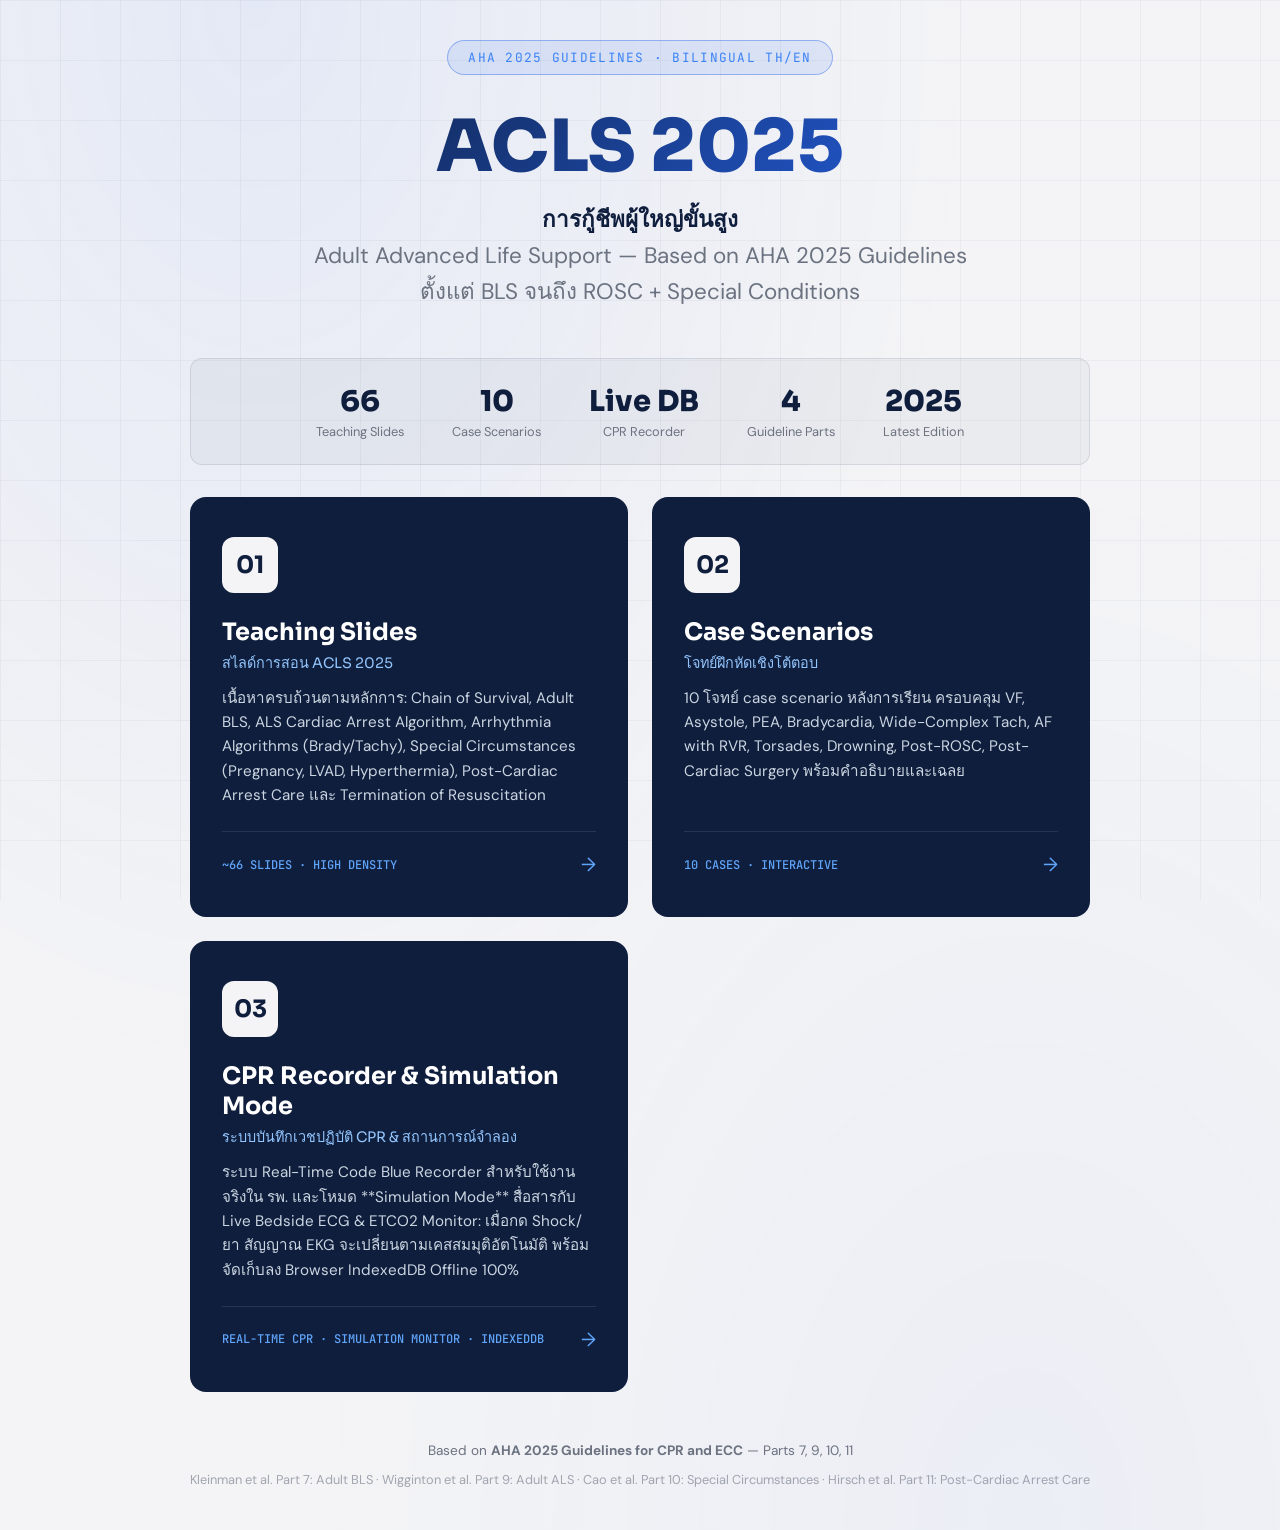
<file: index.html>
<!DOCTYPE html>
<html lang="th">
<head>
  <meta charset="UTF-8">
  <meta name="viewport" content="width=device-width, initial-scale=1.0">
  <title>ACLS 2025 — การกู้ชีพผู้ใหญ่ขั้นสูง | Adult Advanced Life Support</title>
  <link rel="preconnect" href="https://fonts.googleapis.com">
  <link rel="preconnect" href="https://fonts.gstatic.com" crossorigin>
  <link href="https://fonts.googleapis.com/css2?family=Sora:wght@400;600;700;800&family=DM+Sans:wght@400;500;600;700&family=JetBrains+Mono:wght@400;500;700&display=swap" rel="stylesheet">
  <style>
    /* === ROOT VARIABLES === */
    :root {
      --navy: #0f1e3d;  /* now used as content/text color */
      --navy-light: #1a2d52;
      --smokewhite: #f4f4f6;  /* now used as background */
      --blue: #2563eb;
      --blue-light: #3b82f6;
      --red: #dc2626;
      --green: #16a34a;
      --amber: #d97706;
      --text-on-navy: #e8eaf0;
      --text-on-white: #1a1a2e;
      --text-muted: #6b7280;
    }
    /* === BASE STYLES === */
    * { margin: 0; padding: 0; box-sizing: border-box; }
    html, body {
      width: 100%; min-height: 100vh;
      background: #f4f4f6;
      color: var(--navy);
      font-family: 'DM Sans', sans-serif;
      overflow-x: hidden;
    }
    body {
      background: 
        radial-gradient(ellipse at 20% 0%, rgba(37, 99, 235, 0.08) 0%, transparent 50%),
        radial-gradient(ellipse at 80% 100%, rgba(37, 99, 235, 0.04) 0%, transparent 50%),
        #f4f4f6;
      min-height: 100vh;
      display: flex;
      flex-direction: column;
      align-items: center;
      justify-content: center;
      padding: 40px 20px;
    }
    /* === GRID PATTERN BACKGROUND === */
    body::before {
      content: '';
      position: fixed;
      inset: 0;
      background-image:
        linear-gradient(rgba(15,30,61,0.04) 1px, transparent 1px),
        linear-gradient(90deg, rgba(15,30,61,0.04) 1px, transparent 1px);
      background-size: 60px 60px;
      pointer-events: none;
      z-index: 0;
    }
    /* === MAIN CONTAINER === */
    .container {
      position: relative;
      z-index: 1;
      max-width: 900px;
      width: 100%;
      text-align: center;
    }
    /* === BADGE === */
    .badge {
      display: inline-block;
      padding: 8px 20px;
      border: 1px solid rgba(37, 99, 235, 0.4);
      border-radius: 100px;
      background: rgba(37, 99, 235, 0.1);
      font-family: 'JetBrains Mono', monospace;
      font-size: 0.8rem;
      letter-spacing: 0.1em;
      color: var(--blue-light);
      margin-bottom: 32px;
      text-transform: uppercase;
    }
    /* === HERO TITLE === */
    h1 {
      font-family: 'Sora', sans-serif;
      font-weight: 800;
      font-size: clamp(2.5rem, 6vw, 4.5rem);
      line-height: 1.1;
      margin-bottom: 16px;
      background: linear-gradient(135deg, #0f1e3d 0%, #2563eb 100%);
      -webkit-background-clip: text;
      -webkit-text-fill-color: transparent;
      background-clip: text;
    }
    .subtitle {
      font-family: 'DM Sans', sans-serif;
      font-size: clamp(1rem, 2vw, 1.4rem);
      font-weight: 400;
      color: #6b7280;
      margin-bottom: 48px;
      line-height: 1.6;
    }
    .subtitle strong {
      color: var(--navy);
      font-weight: 600;
    }
    /* === CARDS === */
    .cards {
      display: grid;
      grid-template-columns: repeat(auto-fit, minmax(340px, 1fr));
      gap: 24px;
      margin-bottom: 48px;
    }
    .card {
      background: var(--navy);
      border-radius: 16px;
      padding: 40px 32px;
      text-align: left;
      transition: transform 0.3s ease, box-shadow 0.3s ease;
      cursor: pointer;
      text-decoration: none;
      color: #e8eaf0;
      display: flex;
      flex-direction: column;
      min-height: 280px;
      position: relative;
      overflow: hidden;
    }
    .card:hover {
      transform: translateY(-4px);
      box-shadow: 0 20px 60px rgba(15, 30, 61, 0.2);
    }
    .card::before {
      content: '';
      position: absolute;
      top: 0; left: 0;
      width: 100%;
      height: 4px;
      background: var(--blue);
      transform: scaleX(0);
      transform-origin: left;
      transition: transform 0.4s ease;
    }
    .card:hover::before {
      transform: scaleX(1);
    }
    .card-icon {
      width: 56px;
      height: 56px;
      border-radius: 12px;
      background: #f4f4f6;
      display: flex;
      align-items: center;
      justify-content: center;
      margin-bottom: 24px;
      font-family: 'Sora', sans-serif;
      font-weight: 700;
      font-size: 1.5rem;
      color: var(--navy);
    }
    .card h2 {
      font-family: 'Sora', sans-serif;
      font-weight: 700;
      font-size: 1.5rem;
      margin-bottom: 12px;
      color: #ffffff;
    }
    .card h2 span {
      display: block;
      font-size: 0.9rem;
      font-weight: 400;
      color: #93c5fd;
      margin-top: 4px;
    }
    .card p {
      font-size: 0.95rem;
      line-height: 1.6;
      color: #cbd5e1;
      flex-grow: 1;
    }
    .card .card-footer {
      display: flex;
      align-items: center;
      justify-content: space-between;
      margin-top: 24px;
      padding-top: 20px;
      border-top: 1px solid rgba(255,255,255,0.1);
    }
    .card .card-tag {
      font-family: 'JetBrains Mono', monospace;
      font-size: 0.75rem;
      color: #60a5fa;
      font-weight: 500;
    }
    .card .card-arrow {
      font-size: 1.2rem;
      color: #60a5fa;
      transition: transform 0.3s ease;
    }
    .card:hover .card-arrow {
      transform: translateX(4px);
    }
    /* === INFO BAR === */
    .info-bar {
      display: flex;
      justify-content: center;
      gap: 48px;
      flex-wrap: wrap;
      margin-bottom: 32px;
      padding: 24px 32px;
      background: rgba(15, 30, 61, 0.04);
      border: 1px solid rgba(15, 30, 61, 0.1);
      border-radius: 12px;
    }
    .info-item {
      display: flex;
      flex-direction: column;
      align-items: center;
    }
    .info-item .info-num {
      font-family: 'Sora', sans-serif;
      font-weight: 800;
      font-size: 1.8rem;
      color: var(--navy);
    }
    .info-item .info-label {
      font-size: 0.8rem;
      color: #6b7280;
      margin-top: 4px;
    }
    /* === FOOTER === */
    .footer {
      font-size: 0.85rem;
      color: #6b7280;
      line-height: 1.6;
    }
    .footer a {
      color: var(--navy);
      text-decoration: none;
      font-weight: 500;
    }
    .footer a:hover {
      text-decoration: underline;
    }
    /* === ENTRANCE ANIMATION === */
    .reveal {
      opacity: 0;
      transform: translateY(30px);
      animation: revealUp 0.8s ease forwards;
    }
    .reveal:nth-child(1) { animation-delay: 0.1s; }
    .reveal:nth-child(2) { animation-delay: 0.3s; }
    .reveal:nth-child(3) { animation-delay: 0.5s; }
    .reveal:nth-child(4) { animation-delay: 0.7s; }
    .reveal:nth-child(5) { animation-delay: 0.9s; }
    @keyframes revealUp {
      to { opacity: 1; transform: translateY(0); }
    }
    @media (max-width: 768px) {
      .cards { grid-template-columns: 1fr; }
      .info-bar { gap: 24px; }
    }
  </style>
</head>
<body>
  <div class="container">
    <div class="badge reveal">AHA 2025 Guidelines · Bilingual TH/EN</div>
    <h1 class="reveal">ACLS 2025</h1>
    <p class="subtitle reveal">
      <strong>การกู้ชีพผู้ใหญ่ขั้นสูง</strong><br>
      Adult Advanced Life Support — Based on AHA 2025 Guidelines<br>
      ตั้งแต่ BLS จนถึง ROSC + Special Conditions
    </p>

    <div class="info-bar reveal">
      <div class="info-item">
        <span class="info-num" id="slideCountVal">66</span>
        <span class="info-label">Teaching Slides</span>
      </div>
      <div class="info-item">
        <span class="info-num">10</span>
        <span class="info-label">Case Scenarios</span>
      </div>
      <div class="info-item">
        <span class="info-num">Live DB</span>
        <span class="info-label">CPR Recorder</span>
      </div>
      <div class="info-item">
        <span class="info-num">4</span>
        <span class="info-label">Guideline Parts</span>
      </div>
      <div class="info-item">
        <span class="info-num">2025</span>
        <span class="info-label">Latest Edition</span>
      </div>
    </div>

    <div class="cards reveal">
      <a href="slides/acls-2025-teaching.html" class="card">
        <div class="card-icon">01</div>
        <h2> Teaching Slides
          <span>สไลด์การสอน ACLS 2025</span>
        </h2>
        <p>
          เนื้อหาครบถ้วนตามหลักการ: Chain of Survival, Adult BLS, ALS Cardiac Arrest Algorithm, 
          Arrhythmia Algorithms (Brady/Tachy), Special Circumstances (Pregnancy, LVAD, Hyperthermia), Post-Cardiac Arrest Care และ Termination of Resuscitation
        </p>
        <div class="card-footer">
          <span class="card-tag" id="slideCardTag">~66 SLIDES · HIGH DENSITY</span>
          <span class="card-arrow">→</span>
        </div>
      </a>

      <a href="cases/acls-2025-cases.html" class="card">
        <div class="card-icon">02</div>
        <h2>Case Scenarios
          <span>โจทย์ฝึกหัดเชิงโต้ตอบ</span>
        </h2>
        <p>
          10 โจทย์ case scenario หลังการเรียน ครอบคลุม VF, Asystole, PEA, Bradycardia, 
          Wide-Complex Tach, AF with RVR, Torsades, Drowning, Post-ROSC, Post-Cardiac Surgery 
          พร้อมคำอธิบายและเฉลย
        </p>
        <div class="card-footer">
          <span class="card-tag">10 CASES · INTERACTIVE</span>
          <span class="card-arrow">→</span>
        </div>
      </a>

      <a href="cpr/cpr-recorder.html" class="card">
        <div class="card-icon">03</div>
        <h2>CPR Recorder & Simulation Mode
          <span>ระบบบันทึกเวชปฏิบัติ CPR & สถานการณ์จำลอง</span>
        </h2>
        <p>
          ระบบ Real-Time Code Blue Recorder สำหรับใช้งานจริงใน รพ. และโหมด **Simulation Mode** สื่อสารกับ Live Bedside ECG & ETCO2 Monitor: 
          เมื่อกด Shock/ยา สัญญาณ EKG จะเปลี่ยนตามเคสสมมุติอัตโนมัติ พร้อมจัดเก็บลง Browser IndexedDB Offline 100%
        </p>
        <div class="card-footer">
          <span class="card-tag">REAL-TIME CPR · SIMULATION MONITOR · INDEXEDDB</span>
          <span class="card-arrow">→</span>
        </div>
      </a>
    </div>

    <div class="footer reveal">
      <p>Based on <strong>AHA 2025 Guidelines for CPR and ECC</strong> — Parts 7, 9, 10, 11</p>
      <p style="margin-top: 8px; font-size: 0.8rem; opacity: 0.6;">
        Kleinman et al. Part 7: Adult BLS · Wigginton et al. Part 9: Adult ALS · Cao et al. Part 10: Special Circumstances · Hirsch et al. Part 11: Post-Cardiac Arrest Care
      </p>
    </div>
  </div>

  <script>
    document.addEventListener('DOMContentLoaded', () => {
      fetch('slides/acls-2025-teaching.html')
        .then(response => {
          if (!response.ok) throw new Error('Failed to load slides');
          return response.text();
        })
        .then(html => {
          const parser = new DOMParser();
          const doc = parser.parseFromString(html, 'text/html');
          const slideCount = doc.querySelectorAll('.slide').length;
          if (slideCount > 0) {
            const slideCountVal = document.getElementById('slideCountVal');
            if (slideCountVal) slideCountVal.textContent = slideCount;
            
            const slideCardTag = document.getElementById('slideCardTag');
            if (slideCardTag) slideCardTag.textContent = `~${slideCount} SLIDES · HIGH DENSITY`;
          }
        })
        .catch(err => console.warn('Could not auto-sync slide count (likely local file protocol context):', err));
    });
  </script>
</body>
</html>
</file>
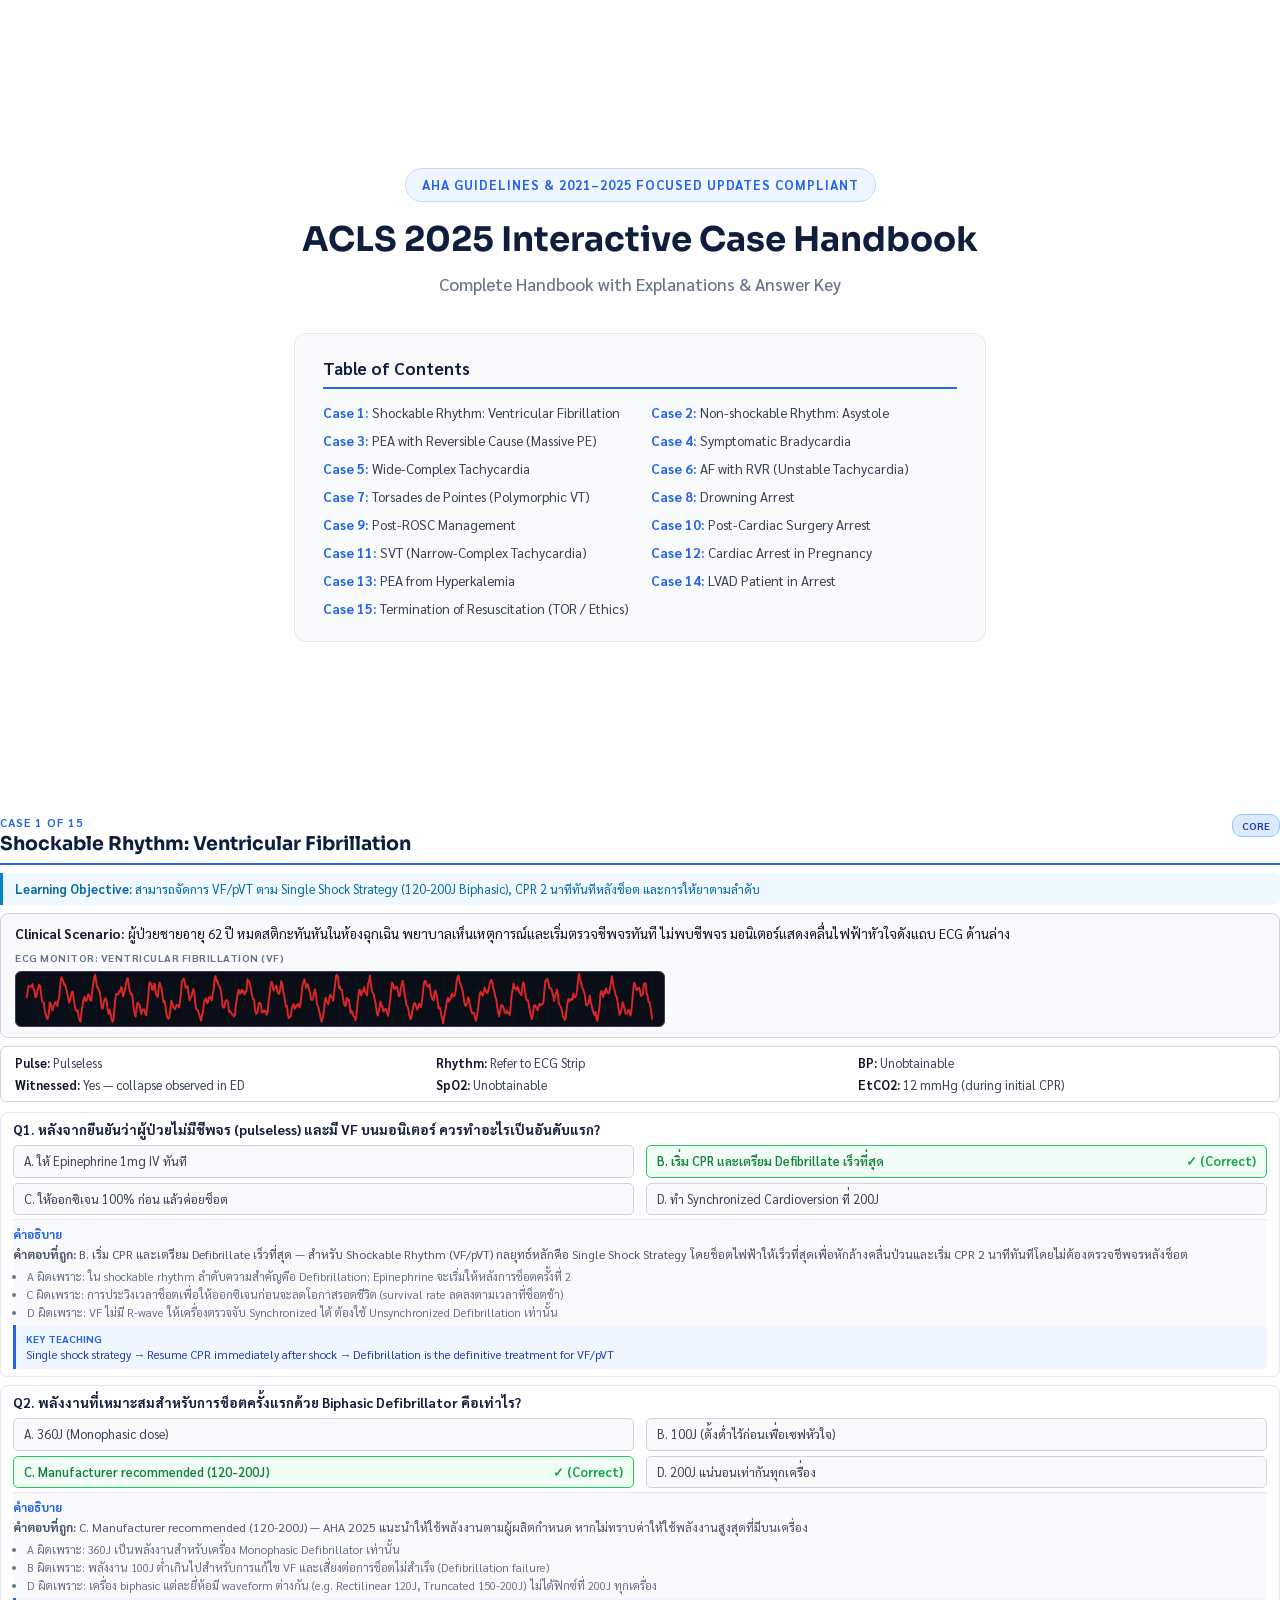
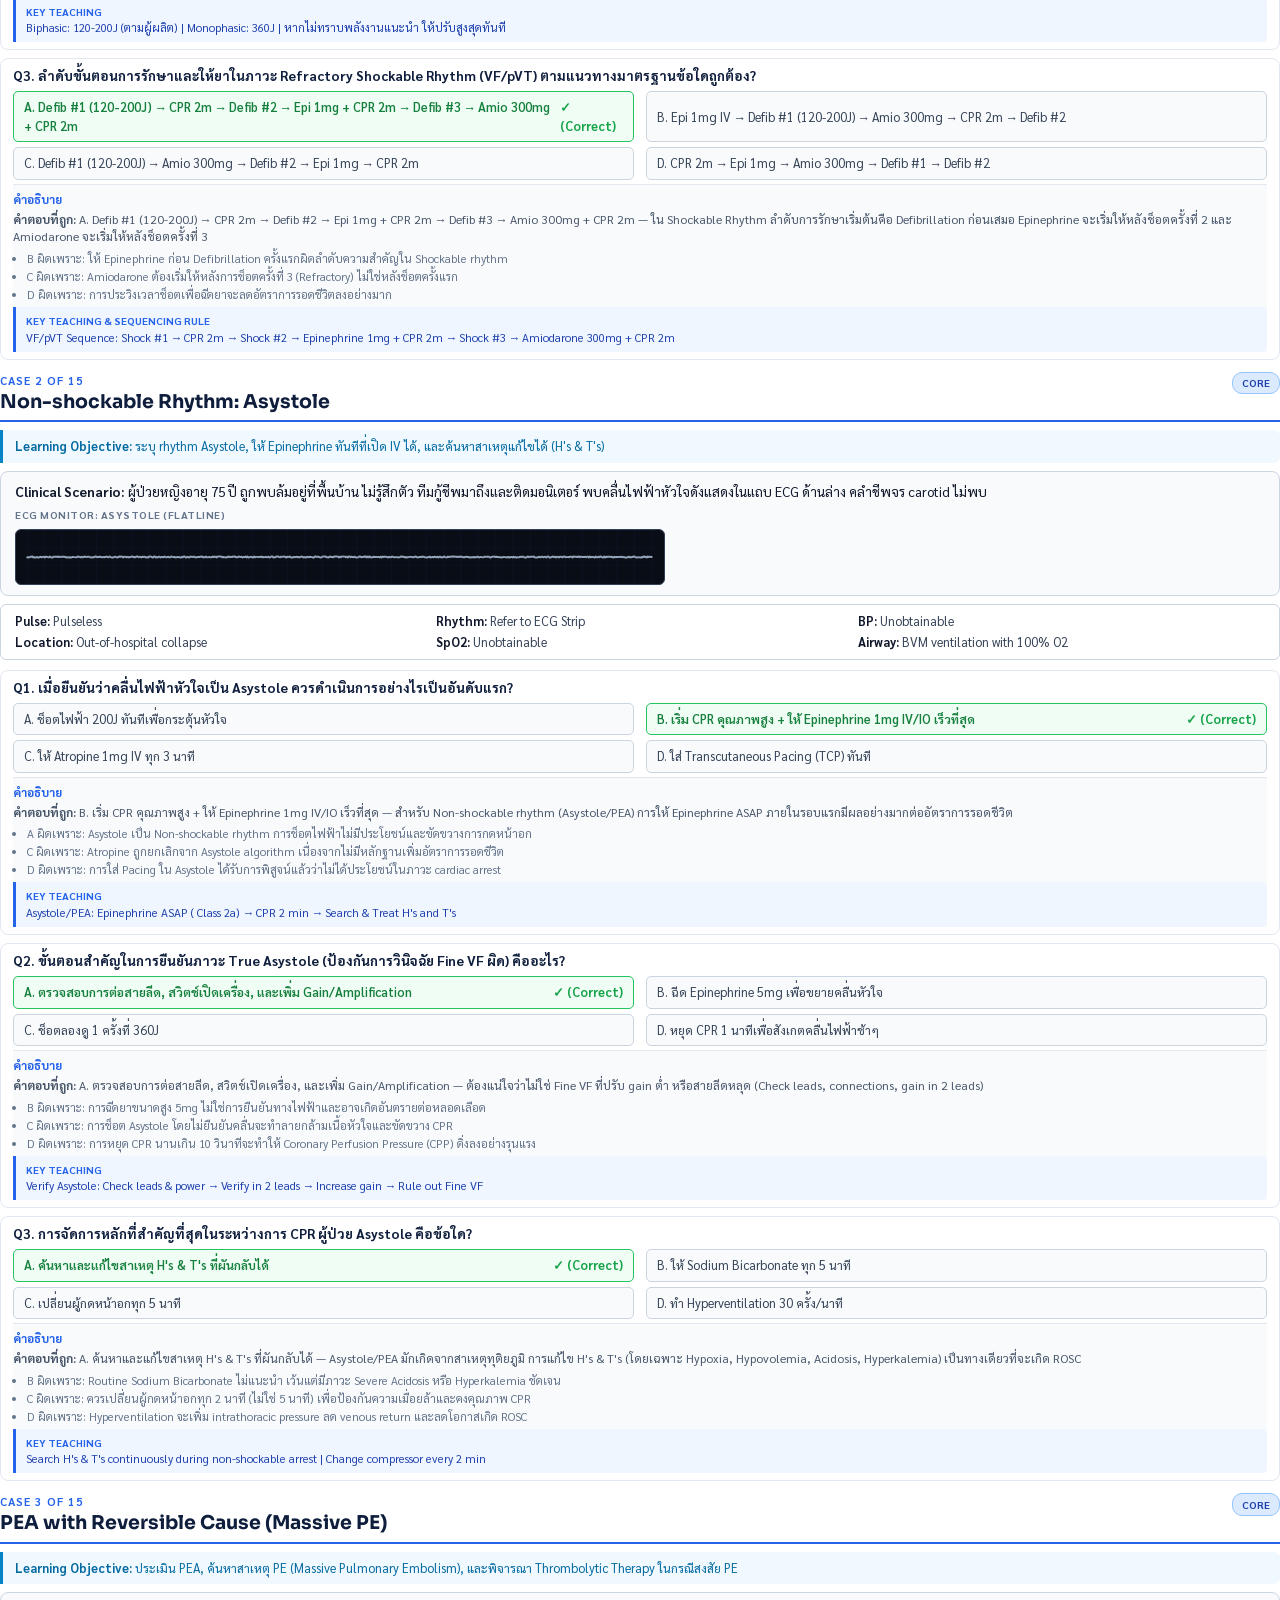
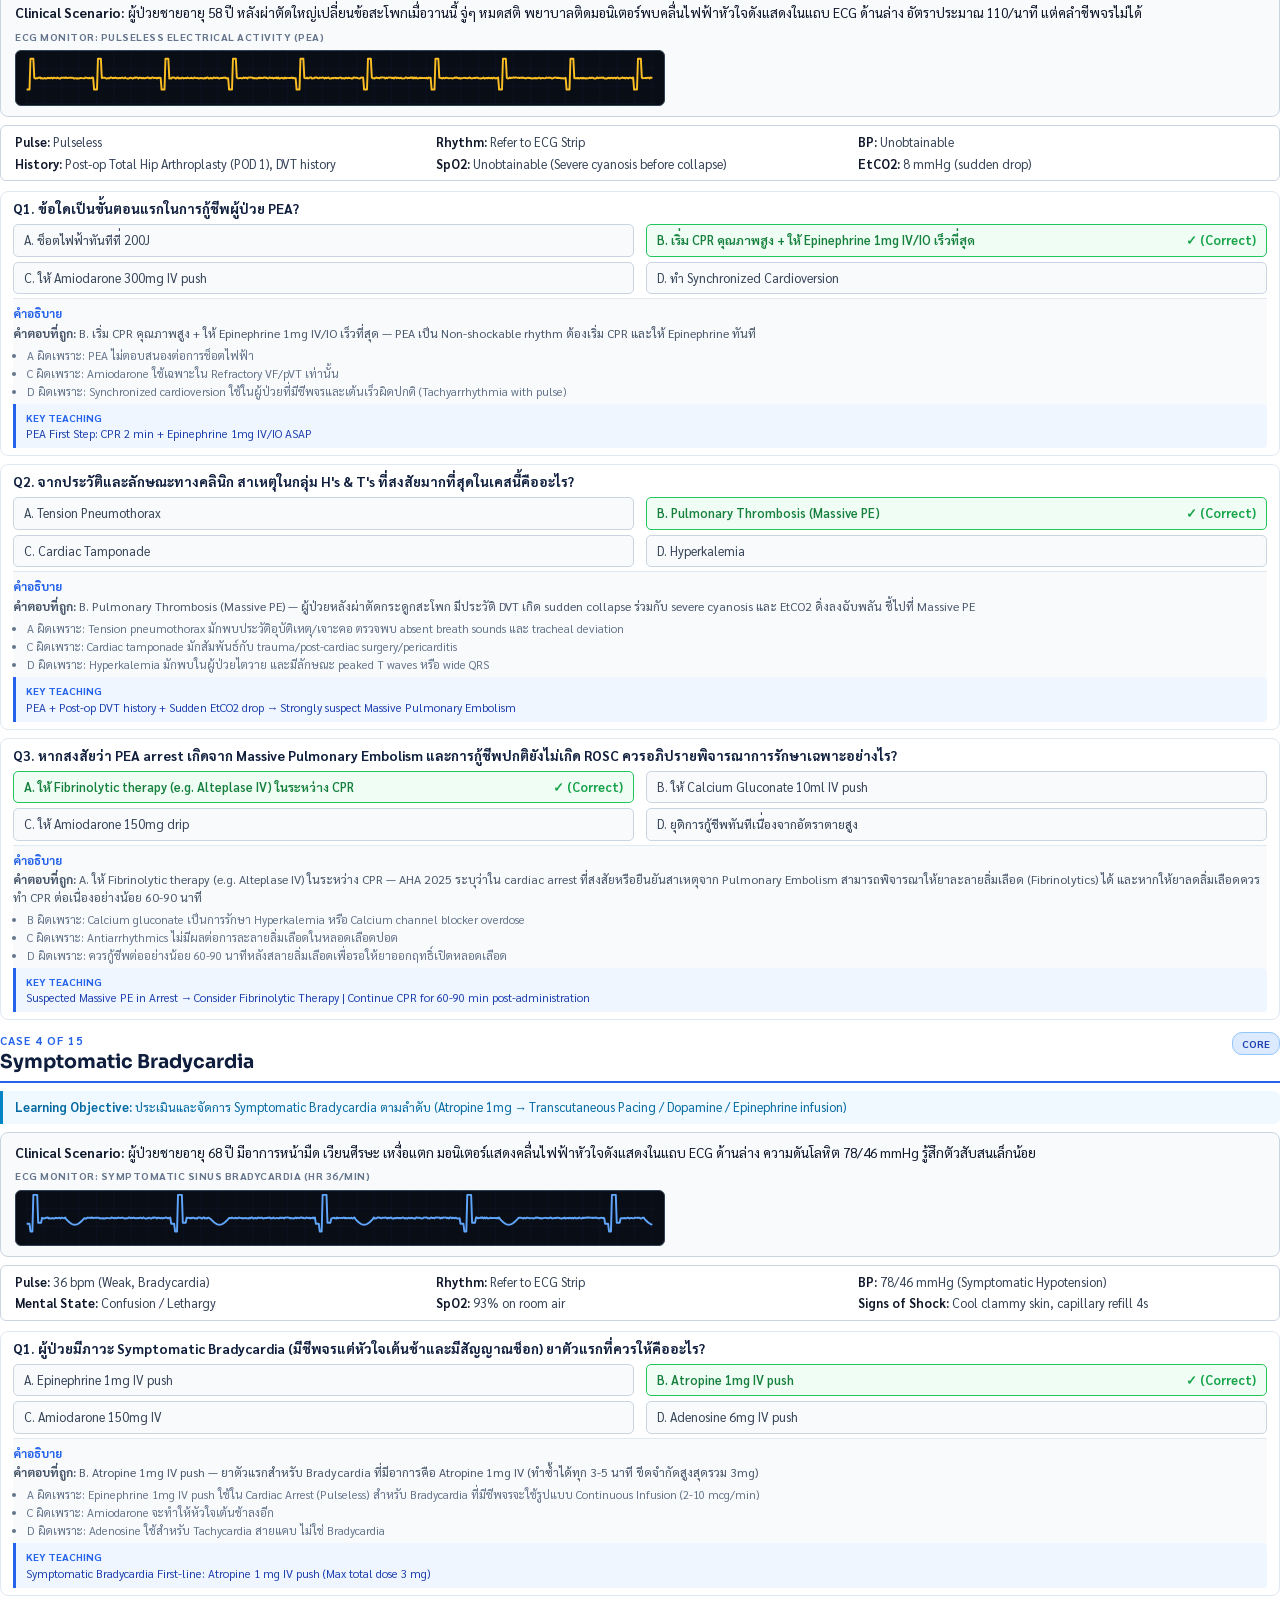
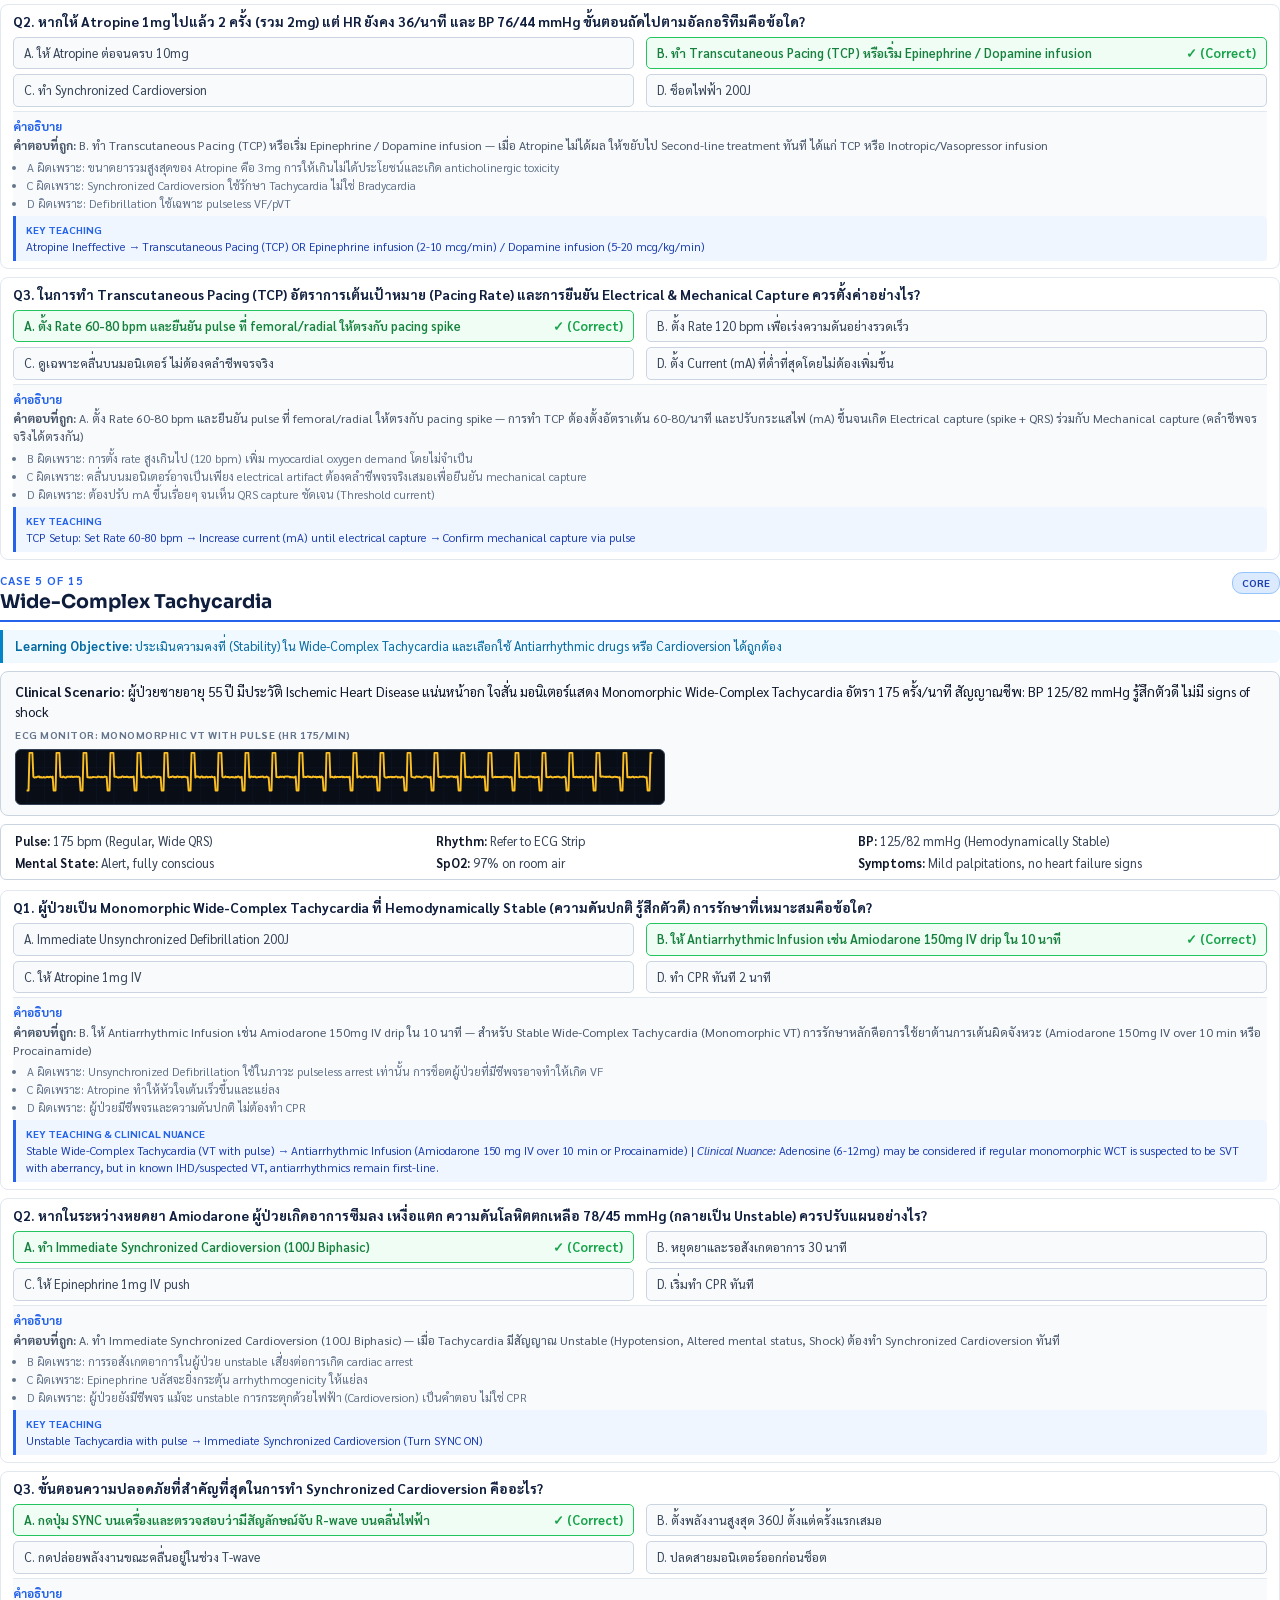
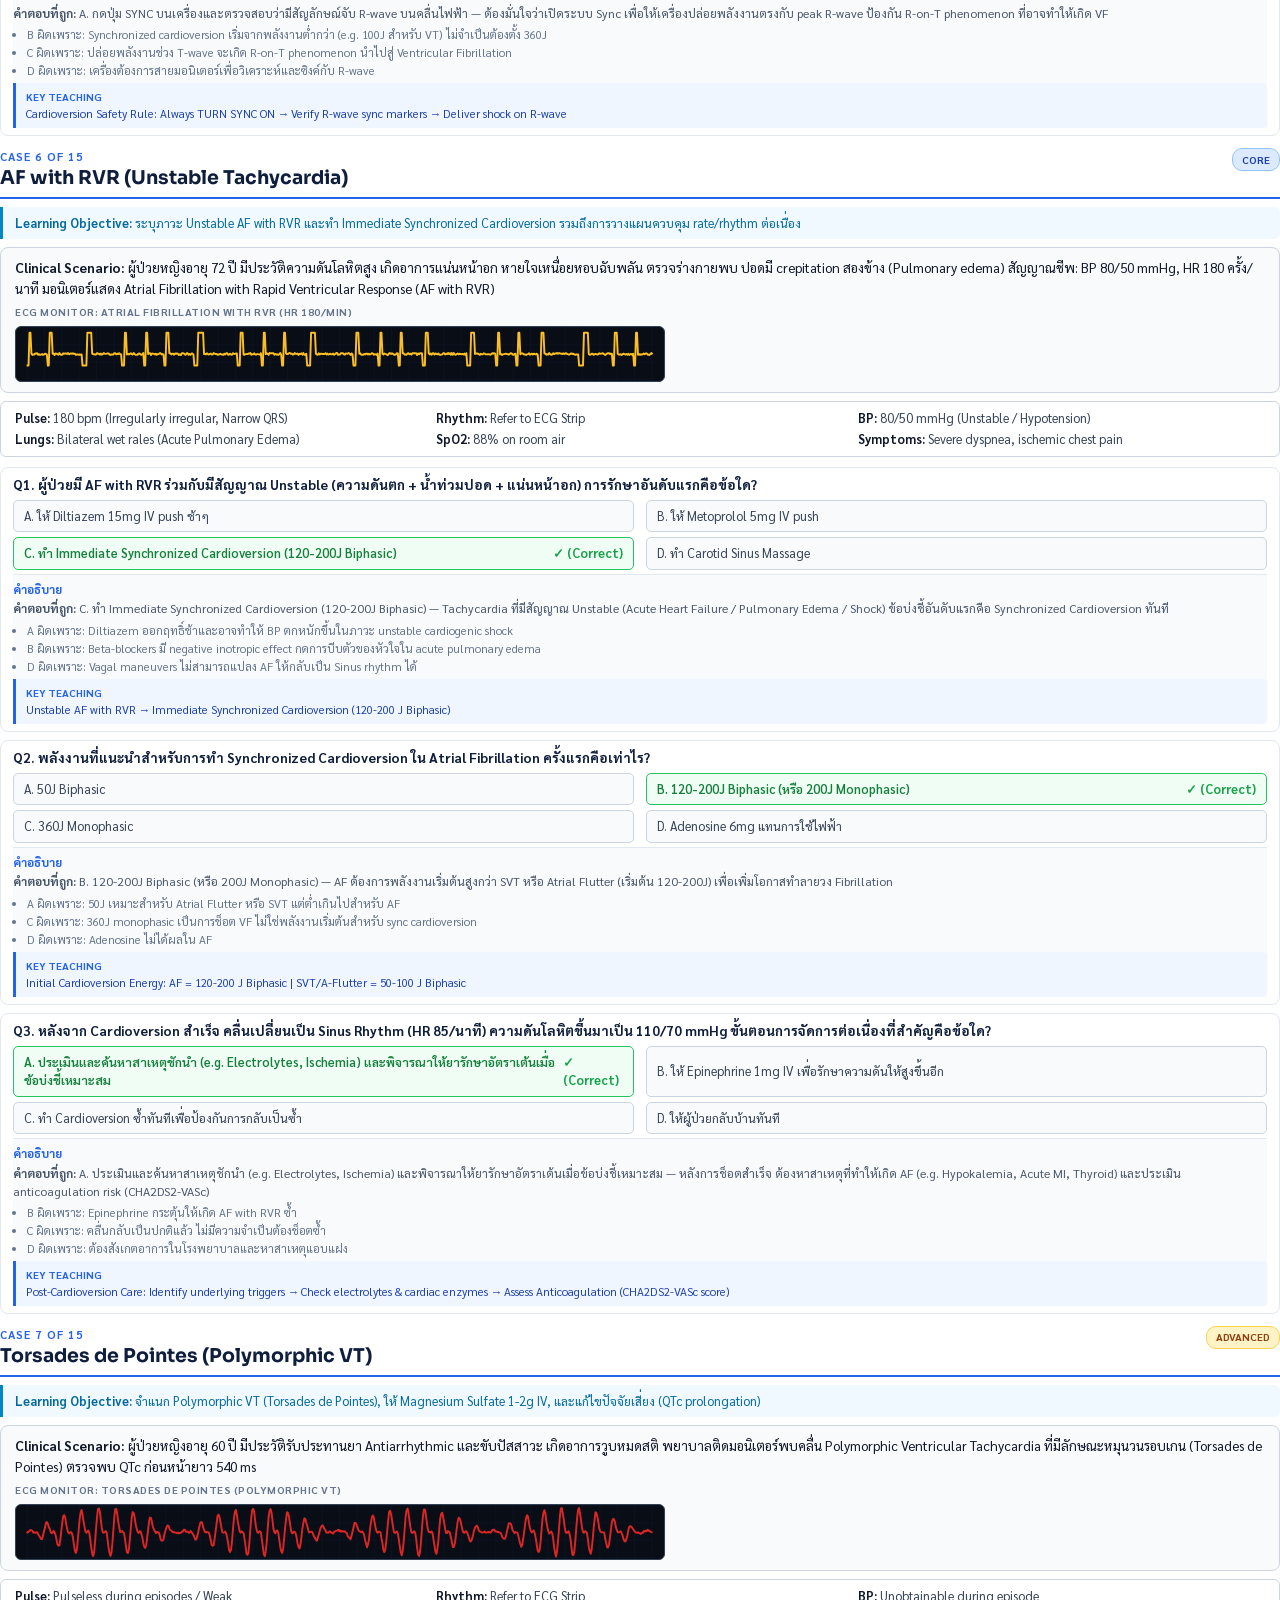
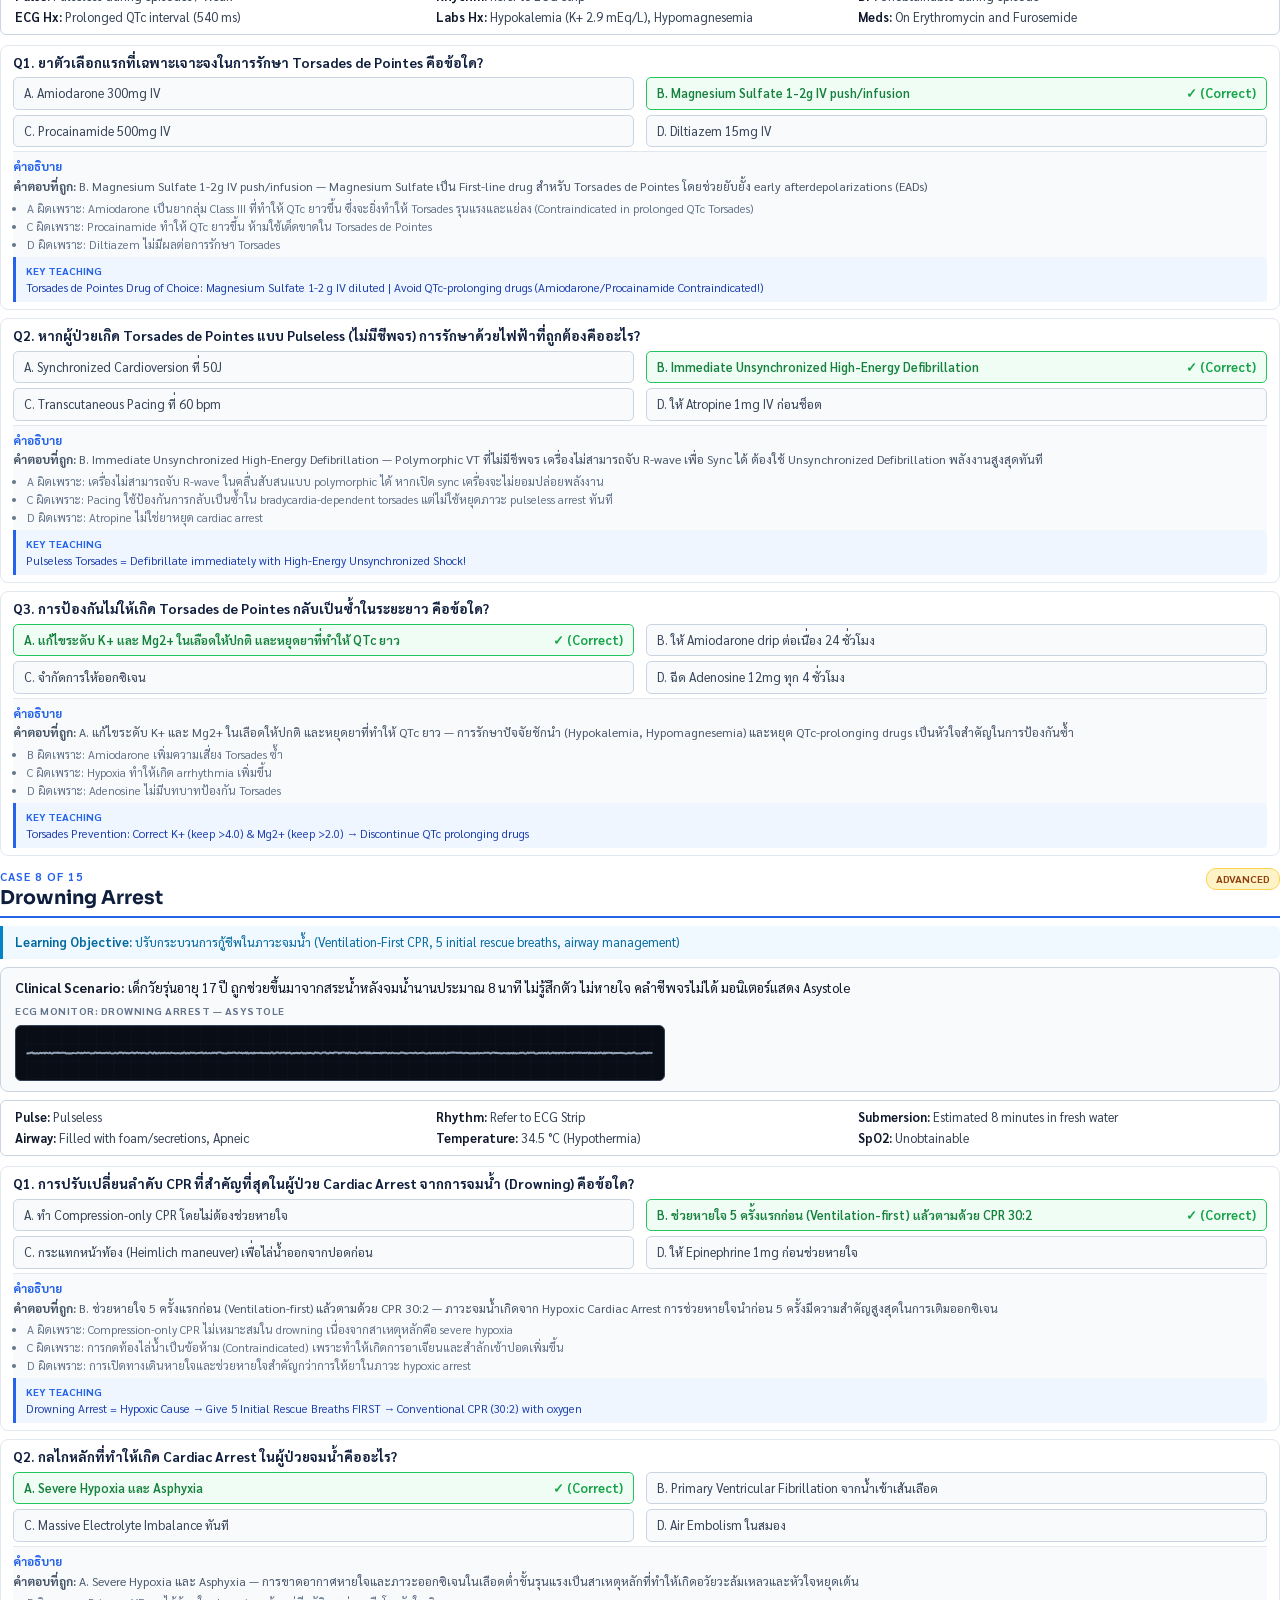
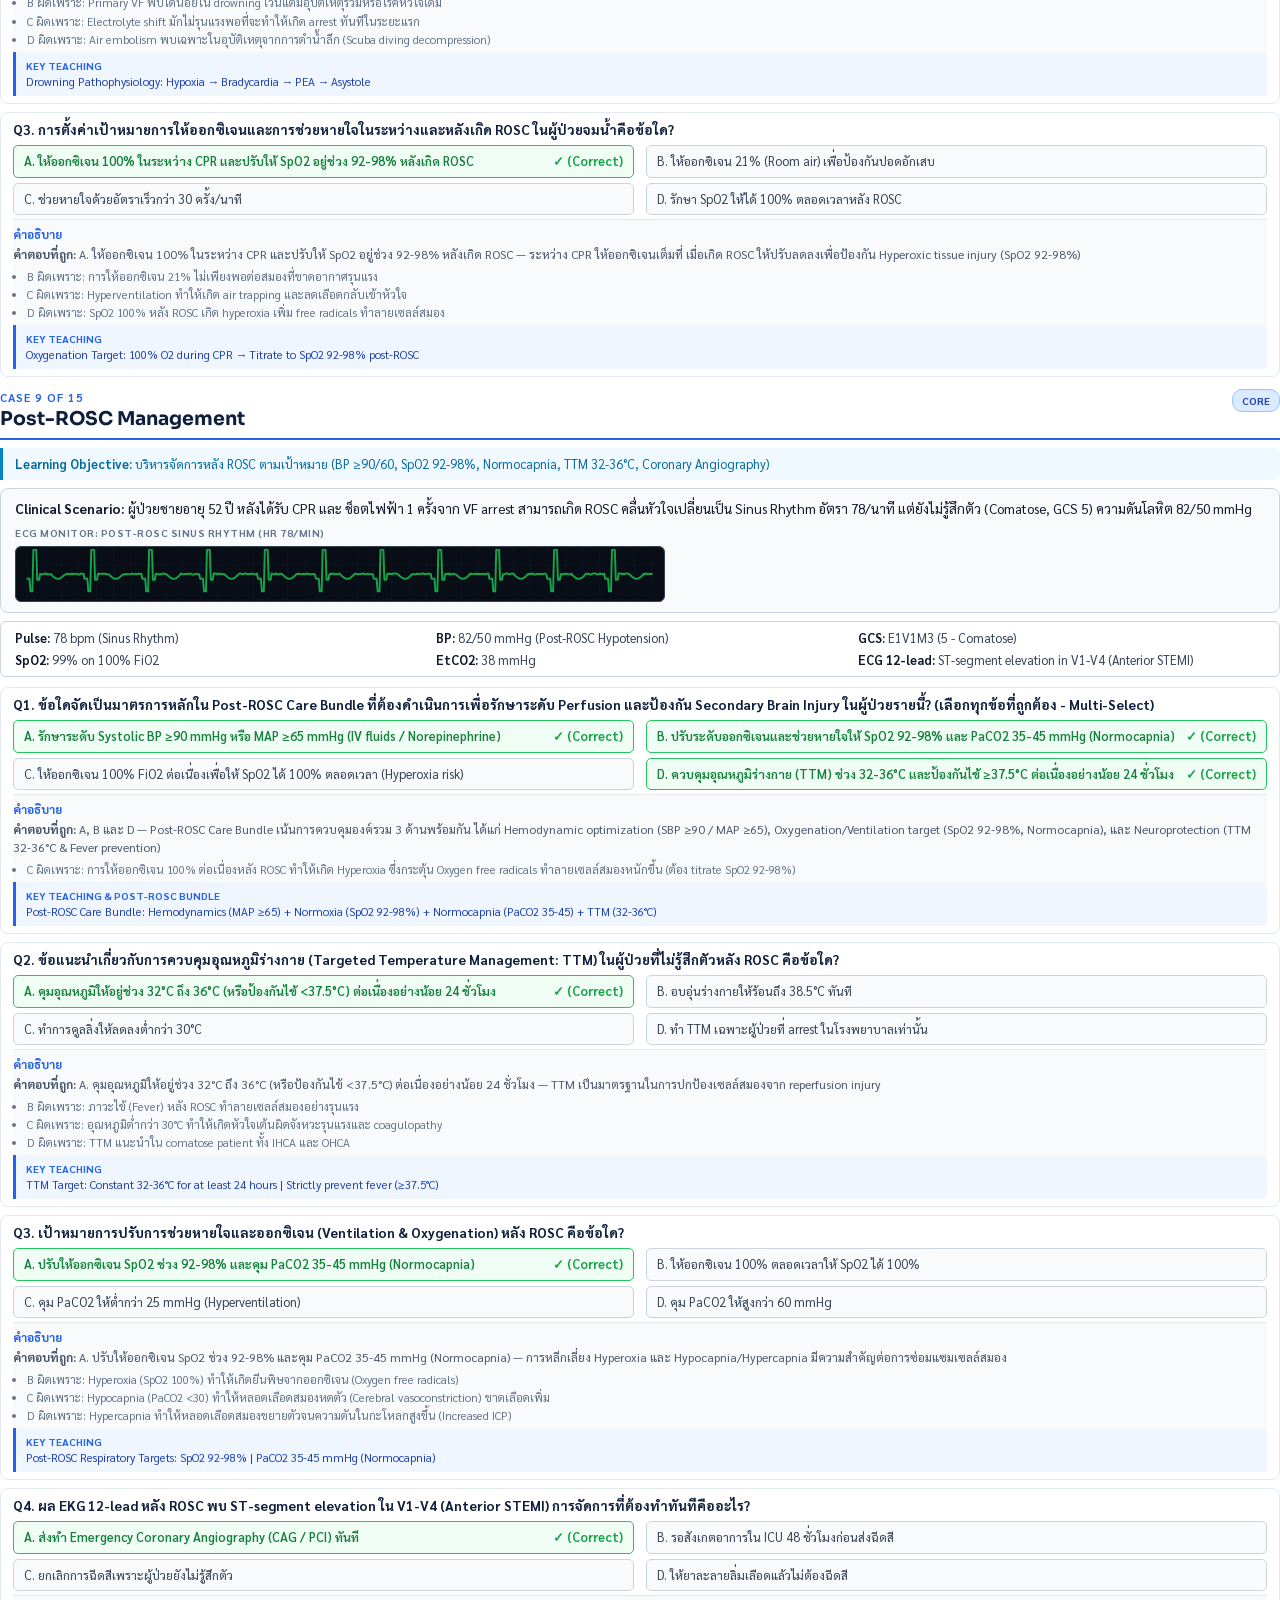
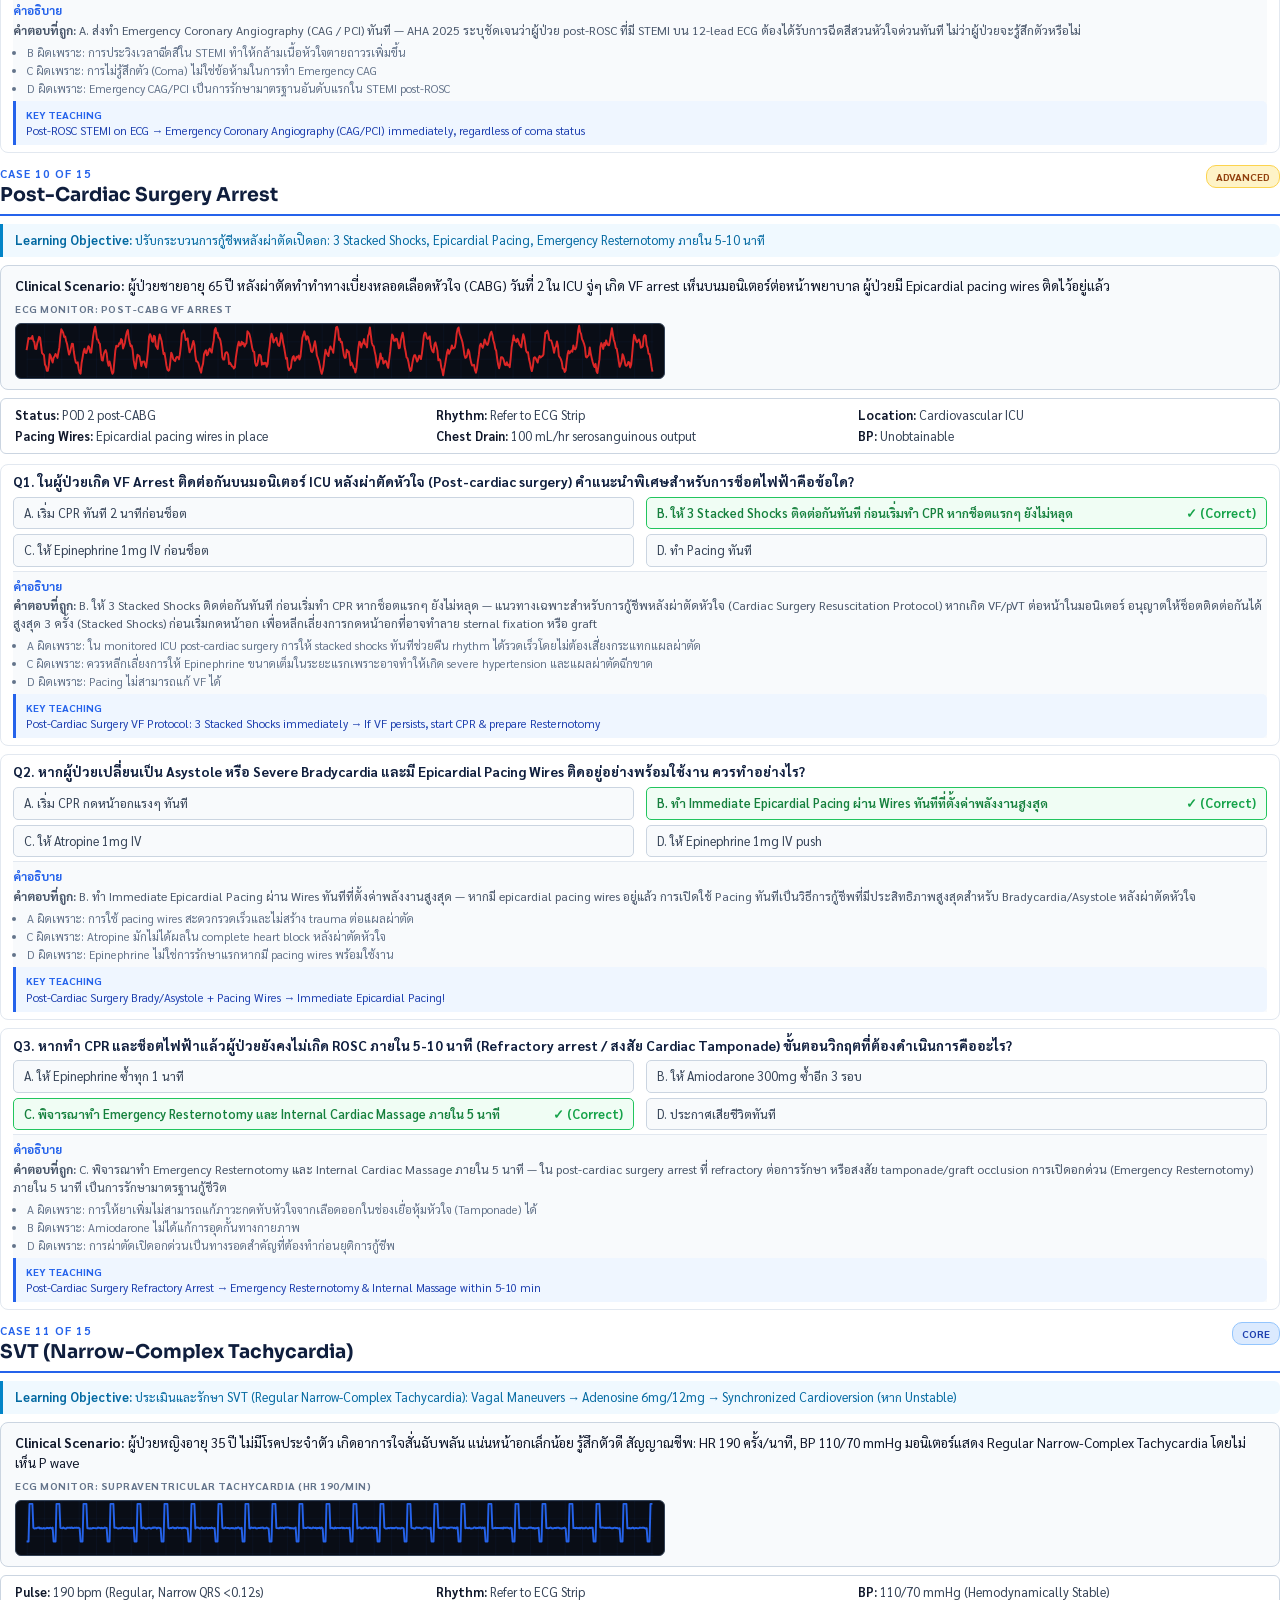
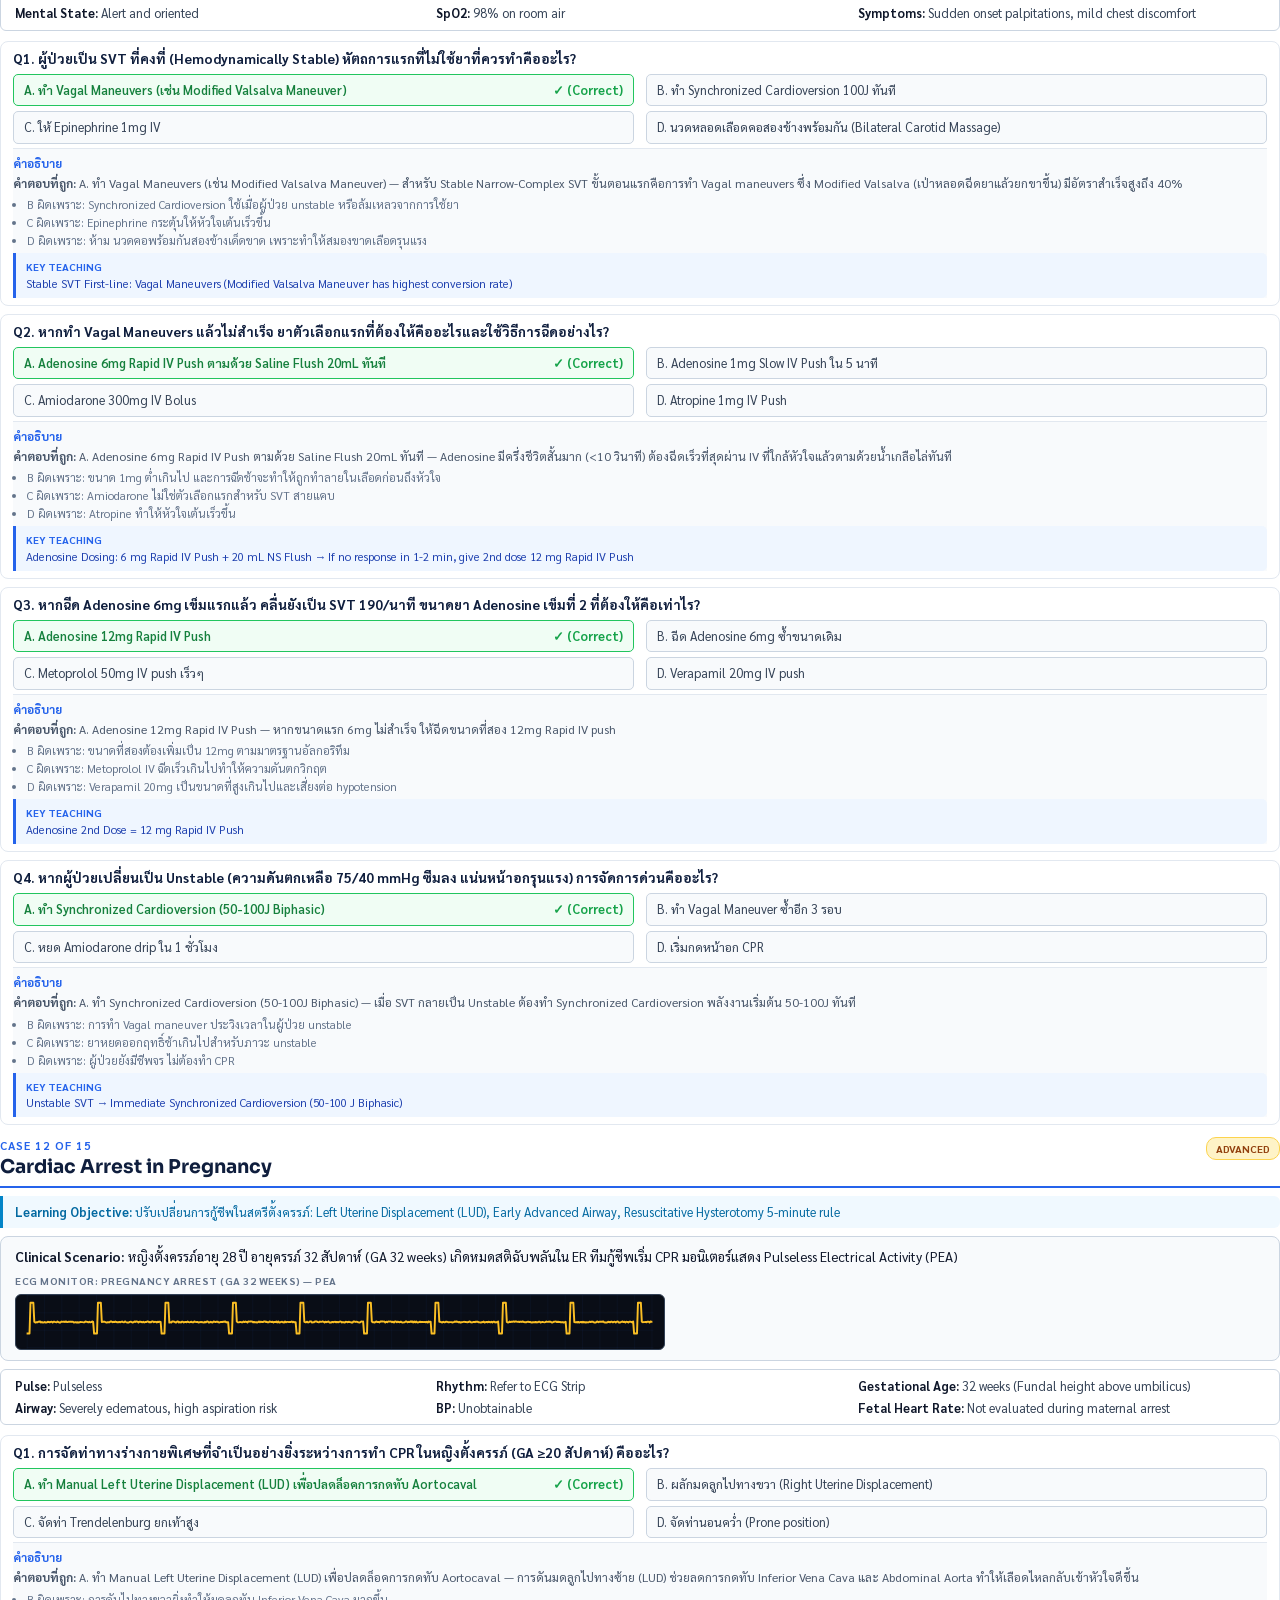
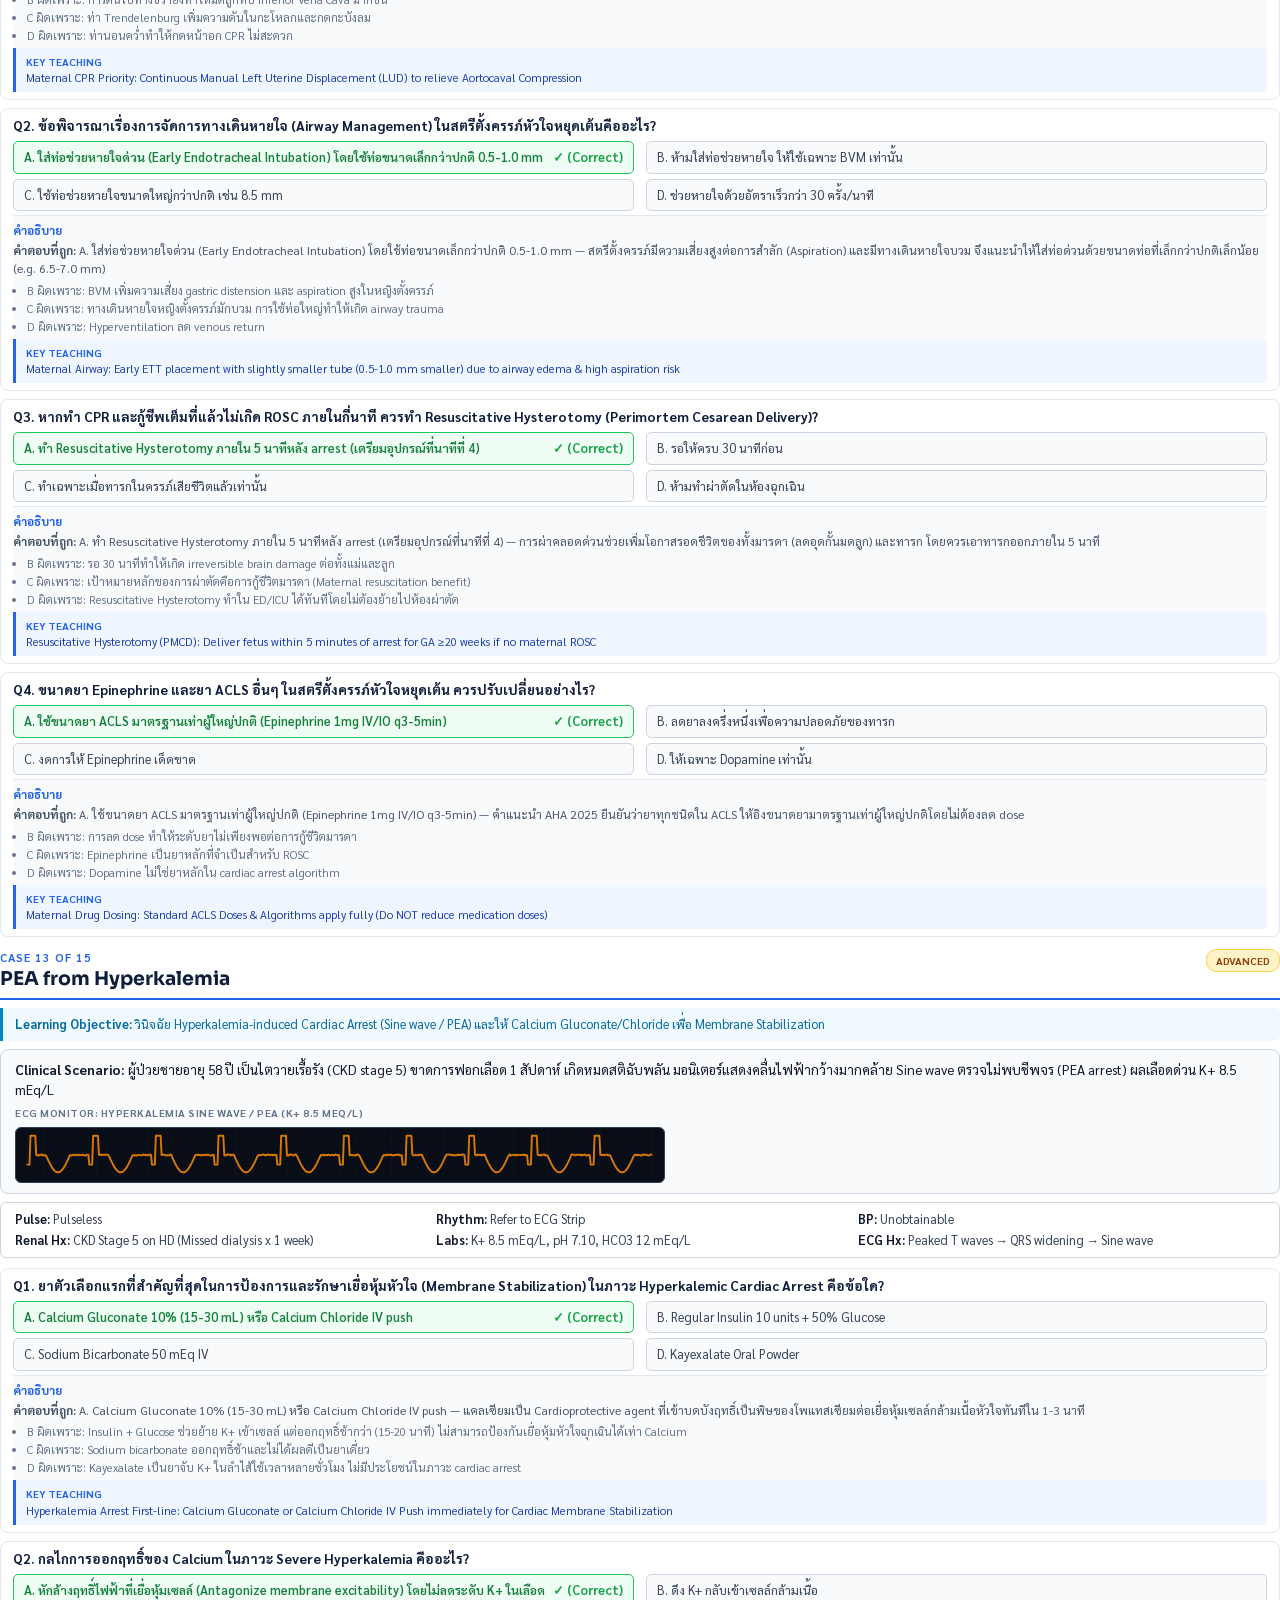
<file: cases/acls-2025-cases-answers.html>
<!DOCTYPE html>
<html lang="th">
<head>
  <meta charset="UTF-8">
  <title>ACLS 2025 Case Handbook (With Answers)</title>
  <link rel="preconnect" href="https://fonts.googleapis.com">
  <link rel="preconnect" href="https://fonts.gstatic.com" crossorigin>
  <link href="https://fonts.googleapis.com/css2?family=Sarabun:wght@400;500;600;700&family=Sora:wght@600;700&display=swap" rel="stylesheet">
  <style>
    @page {
      size: A4;
      margin: 11mm 13mm 11mm 13mm;
      @bottom-right {
        content: counter(page);
      }
    }
    *, *::before, *::after { box-sizing: border-box; margin: 0; padding: 0; }
    
    body {
      font-family: 'Sarabun', 'Segoe UI', Tahoma, sans-serif;
      color: #1e293b;
      background: #ffffff;
      line-height: 1.48;
      font-size: 13.5px;
    }

    .cover-page {
      padding: 35px 20px;
      text-align: center;
      page-break-after: always;
      display: flex;
      flex-direction: column;
      justify-content: center;
      min-height: 90vh;
    }

    .cover-badge {
      display: inline-block;
      background: #eff6ff;
      color: #2563eb;
      border: 1px solid #bfdbfe;
      padding: 6px 16px;
      border-radius: 20px;
      font-weight: 700;
      font-size: 13px;
      letter-spacing: 1px;
      margin-bottom: 18px;
    }

    .cover-title {
      font-family: 'Sora', 'Sarabun', sans-serif;
      font-size: 34px;
      font-weight: 700;
      color: #0f1e3d;
      margin-bottom: 12px;
      line-height: 1.2;
    }

    .cover-subtitle {
      font-size: 17px;
      color: #64748b;
      margin-bottom: 35px;
      font-weight: 500;
    }

    .toc-box {
      background: #f8fafc;
      border: 1px solid #e2e8f0;
      border-radius: 12px;
      padding: 22px 28px;
      text-align: left;
      max-width: 750px;
      margin: 0 auto;
    }

    .toc-title {
      font-size: 17px;
      font-weight: 700;
      color: #0f1e3d;
      margin-bottom: 14px;
      border-bottom: 2px solid #2563eb;
      padding-bottom: 6px;
    }

    .toc-grid {
      display: grid;
      grid-template-columns: 1fr 1fr;
      gap: 8px 22px;
    }

    .toc-item {
      font-size: 13.5px;
      color: #334155;
    }
    .toc-item strong {
      color: #2563eb;
    }

    /* CASE SECTION (COMFORTABLY BALANCED 1 PAGE PER CASE) */
    .case-card {
      page-break-after: always;
      page-break-inside: avoid;
      padding-top: 4px;
    }

    .case-card:last-child {
      page-break-after: avoid;
    }

    .case-header {
      border-bottom: 2.5px solid #2563eb;
      padding-bottom: 6px;
      margin-bottom: 8px;
      display: flex;
      justify-content: space-between;
      align-items: flex-start;
    }

    .case-num-title h2 {
      font-family: 'Sora', 'Sarabun', sans-serif;
      font-size: 19px;
      color: #0f1e3d;
      font-weight: 700;
      line-height: 1.25;
    }

    .case-num-title .c-label {
      font-size: 11.5px;
      font-weight: 700;
      color: #2563eb;
      text-transform: uppercase;
      letter-spacing: 1px;
      margin-bottom: 2px;
    }

    .tag {
      display: inline-block;
      font-size: 10.5px;
      font-weight: 700;
      padding: 2.5px 9px;
      border-radius: 10px;
      text-transform: uppercase;
    }
    .tag-core { background: #dbeafe; color: #1e40af; border: 1px solid #93c5fd; }
    .tag-advanced { background: #fef3c7; color: #92400e; border: 1px solid #fcd34d; }

    .objective-box {
      background: #f0f9ff;
      border-left: 3.5px solid #0284c7;
      padding: 7px 12px;
      border-radius: 0 6px 6px 0;
      margin-bottom: 8px;
      font-size: 12.5px;
      color: #0369a1;
    }

    .scenario-box {
      background: #f8fafc;
      border: 1px solid #cbd5e1;
      border-radius: 8px;
      padding: 10px 14px;
      margin-bottom: 8px;
      font-size: 13.5px;
      line-height: 1.5;
      color: #0f172a;
    }

    .ecg-container {
      margin-top: 5px;
      position: relative;
    }
    .ecg-strip-header {
      font-size: 10.5px;
      font-weight: 700;
      color: #64748b;
      letter-spacing: 0.5px;
      margin-bottom: 2px;
      text-transform: uppercase;
    }

    .vitals-box {
      background: #fff;
      border: 1px solid #cbd5e1;
      border-radius: 6px;
      padding: 7px 14px;
      margin-bottom: 10px;
    }
    .vitals-box h4 {
      display: none;
    }
    .vitals-box ul {
      list-style: none;
      display: grid;
      grid-template-columns: repeat(3, 1fr);
      gap: 3px 14px;
    }
    .vitals-box li {
      font-size: 12.5px;
      color: #334155;
    }
    .vitals-box li strong { color: #0f172a; }

    /* QUESTION ITEM */
    .question-block {
      background: #ffffff;
      border: 1px solid #e2e8f0;
      border-radius: 8px;
      padding: 7px 12px;
      margin-bottom: 8px;
      page-break-inside: avoid;
    }

    .q-title {
      font-size: 13.5px;
      font-weight: 700;
      color: #0f1e3d;
      margin-bottom: 5px;
    }

    .options-list {
      display: grid;
      grid-template-columns: 1fr 1fr;
      gap: 5px 12px;
      margin-bottom: 0;
    }

    .opt-item {
      padding: 6px 10px;
      border-radius: 5px;
      border: 1px solid #cbd5e1;
      font-size: 12.5px;
      color: #334155;
      background: #f8fafc;
      display: flex;
      align-items: center;
      gap: 7px;
    }

    .opt-checkbox {
      width: 13px;
      height: 13px;
      border: 1.5px solid #94a3b8;
      border-radius: 3px;
      display: inline-block;
      flex-shrink: 0;
    }

    .opt-item.correct {
      background: #f0fdf4;
      border-color: #22c55e;
      color: #15803d;
      font-weight: 600;
    }
    .opt-item.correct::after {
      content: " ✓ (Correct)";
      color: #16a34a;
      font-weight: 700;
      margin-left: auto;
    }

    .exp-box {
      background: #f8fafc;
      border-top: 1px solid #e2e8f0;
      padding-top: 6px;
      margin-top: 4px;
      font-size: 12px;
      color: #475569;
    }

    .exp-box h4 {
      font-size: 12px;
      color: #2563eb;
      margin-bottom: 2px;
    }

    .distractor-notes {
      margin-top: 4px;
      padding-left: 14px;
    }
    .distractor-notes li {
      font-size: 11.5px;
      color: #64748b;
      margin-bottom: 1px;
    }

    .key-teaching {
      background: #eff6ff;
      border-left: 3px solid #2563eb;
      padding: 6px 10px;
      border-radius: 0 5px 5px 0;
      margin-top: 4px;
      font-size: 11.5px;
      color: #1e40af;
    }
    .key-teaching strong { display: block; font-size: 10.5px; text-transform: uppercase; color: #2563eb; }
  </style>
</head>
<body>

  <!-- COVER PAGE -->
  <div class="cover-page">
    <div>
      <span class="cover-badge">AHA GUIDELINES &amp; 2021–2025 FOCUSED UPDATES COMPLIANT</span>
      <h1 class="cover-title">ACLS 2025 Interactive Case Handbook</h1>
      <p class="cover-subtitle">Complete Handbook with Explanations & Answer Key</p>
    </div>
    
    <div class="toc-box">
      <div class="toc-title">Table of Contents</div>
      <div class="toc-grid">

        <div class="toc-item"><strong>Case 1:</strong> Shockable Rhythm: Ventricular Fibrillation</div>
        <div class="toc-item"><strong>Case 2:</strong> Non-shockable Rhythm: Asystole</div>
        <div class="toc-item"><strong>Case 3:</strong> PEA with Reversible Cause (Massive PE)</div>
        <div class="toc-item"><strong>Case 4:</strong> Symptomatic Bradycardia</div>
        <div class="toc-item"><strong>Case 5:</strong> Wide-Complex Tachycardia</div>
        <div class="toc-item"><strong>Case 6:</strong> AF with RVR (Unstable Tachycardia)</div>
        <div class="toc-item"><strong>Case 7:</strong> Torsades de Pointes (Polymorphic VT)</div>
        <div class="toc-item"><strong>Case 8:</strong> Drowning Arrest</div>
        <div class="toc-item"><strong>Case 9:</strong> Post-ROSC Management</div>
        <div class="toc-item"><strong>Case 10:</strong> Post-Cardiac Surgery Arrest</div>
        <div class="toc-item"><strong>Case 11:</strong> SVT (Narrow-Complex Tachycardia)</div>
        <div class="toc-item"><strong>Case 12:</strong> Cardiac Arrest in Pregnancy</div>
        <div class="toc-item"><strong>Case 13:</strong> PEA from Hyperkalemia</div>
        <div class="toc-item"><strong>Case 14:</strong> LVAD Patient in Arrest</div>
        <div class="toc-item"><strong>Case 15:</strong> Termination of Resuscitation (TOR / Ethics)</div>
      </div>
    </div>
  </div>

  <!-- CASES DATA -->

  <div class="case-card">
    <div class="case-header">
      <div class="case-num-title">
        <div class="c-label">Case 1 of 15</div>
        <h2>Shockable Rhythm: Ventricular Fibrillation</h2>
      </div>
      <div><span class="tag tag-core">Core</span></div>
    </div>

    <div class="objective-box"><strong>Learning Objective:</strong> สามารถจัดการ VF/pVT ตาม Single Shock Strategy (120-200J Biphasic), CPR 2 นาทีทันทีหลังช็อต และการให้ยาตามลำดับ</div>

    <div class="scenario-box">
      <strong>Clinical Scenario:</strong> ผู้ป่วยชายอายุ 62 ปี หมดสติกะทันหันในห้องฉุกเฉิน พยาบาลเห็นเหตุการณ์และเริ่มตรวจชีพจรทันที ไม่พบชีพจร มอนิเตอร์แสดงคลื่นไฟฟ้าหัวใจดังแถบ ECG ด้านล่าง
      
    <div class="ecg-container">
      <div class="ecg-strip-header">ECG Monitor: VENTRICULAR FIBRILLATION (VF)</div>
      <svg width="650" height="56" viewBox="0 0 650 56" xmlns="http://www.w3.org/2000/svg" style="background: #090d16; border-radius: 6px; border: 1px solid #334155; margin-top: 6px; display: block;">
      <defs>
        <pattern id="grid-vf" width="18" height="18" patternUnits="userSpaceOnUse">
          <path d="M 18 0 L 0 0 0 18" fill="none" stroke="rgba(37,99,235,0.18)" stroke-width="0.5"/>
        </pattern>
      </defs>
      <rect width="100%" height="100%" fill="url(#grid-vf)" />
      <path d="M 0,27.16 L 1,20.84 L 2,14.43 L 3,15.41 L 4,14.69 L 5,15.31 L 6,12.46 L 7,17.28 L 8,18.80 L 9,25.82 L 10,25.90 L 11,20.07 L 12,16.84 L 13,13.31 L 14,14.28 L 15,22.14 L 16,30.20 L 17,31.12 L 18,32.29 L 19,41.96 L 20,43.80 L 21,48.55 L 22,48.64 L 23,42.73 L 24,31.24 L 25,33.13 L 26,37.18 L 27,39.90 L 28,34.94 L 29,33.70 L 30,31.05 L 31,32.84 L 32,35.19 L 33,29.25 L 34,24.03 L 35,12.89 L 36,5.43 L 37,7.16 L 38,9.34 L 39,13.48 L 40,12.91 L 41,17.67 L 42,20.74 L 43,26.66 L 44,31.78 L 45,29.22 L 46,24.79 L 47,20.42 L 48,20.66 L 49,29.05 L 50,35.50 L 51,39.72 L 52,40.80 L 53,39.74 L 54,46.63 L 55,50.68 L 56,51.50 L 57,40.48 L 58,34.99 L 59,28.90 L 60,25.68 L 61,29.87 L 62,30.06 L 63,26.33 L 64,23.06 L 65,24.22 L 66,29.58 L 67,29.66 L 68,21.39 L 69,12.52 L 70,6.84 L 71,2.84 L 72,8.05 L 73,16.05 L 74,16.16 L 75,19.39 L 76,20.67 L 77,30.50 L 78,37.40 L 79,37.86 L 80,31.40 L 81,28.65 L 82,26.98 L 83,30.31 L 84,39.29 L 85,43.31 L 86,38.82 L 87,42.52 L 88,48.21 L 89,51.59 L 90,49.70 L 91,38.87 L 92,27.55 L 93,22.59 L 94,23.30 L 95,23.15 L 96,19.97 L 97,20.56 L 98,15.60 L 99,17.01 L 100,25.33 L 101,22.54 L 102,19.08 L 103,12.49 L 104,8.30 L 105,6.22 L 106,14.90 L 107,19.35 L 108,23.13 L 109,22.43 L 110,26.94 L 111,37.53 L 112,42.67 L 113,46.26 L 114,37.62 L 115,31.81 L 116,32.80 L 117,33.57 L 118,38.54 L 119,43.65 L 120,39.08 L 121,39.17 L 122,38.91 L 123,42.73 L 124,44.98 L 125,36.07 L 126,27.21 L 127,13.05 L 128,10.54 L 129,12.61 L 130,17.67 L 131,18.56 L 132,12.19 L 133,12.94 L 134,22.49 L 135,24.07 L 136,25.94 L 137,16.42 L 138,10.92 L 139,14.31 L 140,17.61 L 141,24.48 L 142,31.27 L 143,30.14 L 144,35.90 L 145,42.93 L 146,47.30 L 147,48.41 L 148,47.45 L 149,39.21 L 150,29.76 L 151,31.80 L 152,36.25 L 153,37.63 L 154,38.48 L 155,35.19 L 156,34.06 L 157,34.34 L 158,36.57 L 159,31.31 L 160,22.32 L 161,9.77 L 162,8.56 L 163,6.56 L 164,10.46 L 165,16.75 L 166,15.73 L 167,14.92 L 168,22.89 L 169,29.40 L 170,26.73 L 171,25.59 L 172,20.96 L 173,17.50 L 174,21.63 L 175,32.53 L 176,38.61 L 177,38.90 L 178,40.56 L 179,44.15 L 180,47.82 L 181,50.44 L 182,44.54 L 183,41.11 L 184,31.31 L 185,28.81 L 186,27.21 L 187,32.49 L 188,31.43 L 189,26.71 L 190,25.49 L 191,27.97 L 192,29.65 L 193,22.68 L 194,17.56 L 195,6.32 L 196,4.21 L 197,9.54 L 198,9.10 L 199,13.90 L 200,14.71 L 201,17.28 L 202,23.30 L 203,34.59 L 204,36.89 L 205,36.88 L 206,30.53 L 207,29.30 L 208,29.57 L 209,31.96 L 210,41.51 L 211,40.14 L 212,42.10 L 213,43.87 L 214,44.30 L 215,46.09 L 216,45.04 L 217,34.85 L 218,28.37 L 219,22.25 L 220,18.34 L 221,22.44 L 222,22.19 L 223,18.28 L 224,20.93 L 225,19.64 L 226,23.31 L 227,21.13 L 228,19.91 L 229,7.52 L 230,8.72 L 231,10.39 L 232,14.29 L 233,19.54 L 234,25.23 L 235,28.46 L 236,28.94 L 237,40.13 L 238,43.38 L 239,42.73 L 240,38.44 L 241,32.11 L 242,31.90 L 243,33.44 L 244,42.18 L 245,40.24 L 246,41.65 L 247,40.12 L 248,40.40 L 249,44.39 L 250,41.42 L 251,30.07 L 252,23.46 L 253,14.23 L 254,10.11 L 255,12.46 L 256,19.15 L 257,17.05 L 258,15.84 L 259,14.24 L 260,19.35 L 261,22.14 L 262,22.70 L 263,17.91 L 264,9.65 L 265,12.14 L 266,19.29 L 267,23.93 L 268,29.95 L 269,36.12 L 270,35.19 L 271,44.69 L 272,47.98 L 273,46.44 L 274,45.41 L 275,38.09 L 276,34.48 L 277,33.31 L 278,38.21 L 279,36.93 L 280,33.94 L 281,34.82 L 282,32.77 L 283,36.74 L 284,33.91 L 285,24.18 L 286,14.20 L 287,11.04 L 288,7.60 L 289,11.62 L 290,16.42 L 291,12.57 L 292,13.56 L 293,18.78 L 294,21.91 L 295,28.23 L 296,29.19 L 297,27.13 L 298,22.19 L 299,17.74 L 300,23.39 L 301,32.62 L 302,35.25 L 303,38.42 L 304,43.20 L 305,47.97 L 306,51.69 L 307,48.47 L 308,43.02 L 309,33.47 L 310,26.72 L 311,29.80 L 312,31.64 L 313,33.26 L 314,26.85 L 315,23.28 L 316,25.87 L 317,26.68 L 318,29.88 L 319,20.39 L 320,11.87 L 321,3.57 L 322,2.82 L 323,6.24 L 324,16.53 L 325,15.19 L 326,19.05 L 327,18.74 L 328,26.02 L 329,32.38 L 330,35.04 L 331,34.95 L 332,26.62 L 333,29.10 L 334,28.43 L 335,34.79 L 336,42.74 L 337,39.96 L 338,42.30 L 339,45.69 L 340,46.38 L 341,50.20 L 342,45.58 L 343,34.44 L 344,24.89 L 345,18.40 L 346,19.00 L 347,24.43 L 348,20.81 L 349,19.56 L 350,15.64 L 351,21.07 L 352,21.23 L 353,24.28 L 354,12.45 L 355,10.20 L 356,3.50 L 357,11.83 L 358,19.40 L 359,22.28 L 360,23.00 L 361,28.64 L 362,33.01 L 363,40.81 L 364,45.19 L 365,41.50 L 366,37.32 L 367,30.52 L 368,36.02 L 369,35.16 L 370,40.98 L 371,39.86 L 372,38.17 L 373,38.89 L 374,43.09 L 375,45.49 L 376,36.95 L 377,28.92 L 378,19.04 L 379,10.97 L 380,12.45 L 381,17.32 L 382,17.50 L 383,15.35 L 384,15.41 L 385,19.60 L 386,25.27 L 387,24.67 L 388,17.40 L 389,12.89 L 390,9.09 L 391,14.54 L 392,23.67 L 393,28.27 L 394,34.67 L 395,35.45 L 396,39.48 L 397,45.21 L 398,48.82 L 399,47.85 L 400,40.94 L 401,35.66 L 402,32.32 L 403,32.36 L 404,35.72 L 405,38.99 L 406,36.79 L 407,32.80 L 408,33.43 L 409,36.39 L 410,30.12 L 411,21.70 L 412,12.09 L 413,9.04 L 414,9.71 L 415,14.40 L 416,15.49 L 417,14.29 L 418,12.87 L 419,21.72 L 420,25.96 L 421,28.49 L 422,29.41 L 423,21.18 L 424,19.12 L 425,23.06 L 426,27.36 L 427,37.73 L 428,36.49 L 429,37.80 L 430,44.76 L 431,48.01 L 432,53.29 L 433,46.73 L 434,41.67 L 435,35.60 L 436,29.67 L 437,26.55 L 438,30.98 L 439,28.57 L 440,26.41 L 441,22.18 L 442,25.32 L 443,25.27 L 444,24.47 L 445,19.53 L 446,9.74 L 447,5.05 L 448,3.54 L 449,10.07 L 450,12.59 L 451,15.64 L 452,18.94 L 453,24.66 L 454,31.83 L 455,35.19 L 456,34.72 L 457,31.59 L 458,26.44 L 459,28.87 L 460,35.29 L 461,40.02 L 462,43.00 L 463,42.88 L 464,42.35 L 465,47.96 L 466,50.49 L 467,46.15 L 468,38.31 L 469,31.83 L 470,22.64 L 471,20.43 L 472,22.96 L 473,24.70 L 474,21.19 L 475,15.99 L 476,18.69 L 477,21.25 L 478,21.72 L 479,18.52 L 480,13.36 L 481,9.83 L 482,7.99 L 483,11.11 L 484,16.89 L 485,20.16 L 486,25.66 L 487,27.76 L 488,35.90 L 489,42.10 L 490,46.00 L 491,41.72 L 492,34.38 L 493,34.42 L 494,35.43 L 495,38.15 L 496,42.15 L 497,42.65 L 498,39.60 L 499,42.84 L 500,42.19 L 501,44.79 L 502,35.57 L 503,23.84 L 504,18.41 L 505,11.96 L 506,16.80 L 507,16.75 L 508,18.59 L 509,15.18 L 510,17.38 L 511,21.08 L 512,22.44 L 513,24.05 L 514,16.41 L 515,10.50 L 516,13.59 L 517,20.03 L 518,27.72 L 519,29.65 L 520,29.39 L 521,36.38 L 522,40.36 L 523,45.90 L 524,48.87 L 525,44.07 L 526,35.32 L 527,34.51 L 528,35.59 L 529,38.00 L 530,39.98 L 531,35.16 L 532,33.14 L 533,34.79 L 534,33.69 L 535,33.33 L 536,31.55 L 537,19.01 L 538,9.01 L 539,9.25 L 540,7.11 L 541,9.85 L 542,16.53 L 543,17.00 L 544,17.09 L 545,20.17 L 546,24.49 L 547,29.95 L 548,24.68 L 549,23.31 L 550,18.08 L 551,22.77 L 552,33.13 L 553,34.59 L 554,36.40 L 555,39.52 L 556,46.27 L 557,46.34 L 558,49.78 L 559,48.30 L 560,39.04 L 561,31.45 L 562,27.81 L 563,30.36 L 564,28.89 L 565,27.62 L 566,28.74 L 567,22.26 L 568,25.85 L 569,26.17 L 570,23.93 L 571,17.52 L 572,7.02 L 573,1.72 L 574,8.26 L 575,10.29 L 576,15.71 L 577,17.64 L 578,20.26 L 579,24.06 L 580,34.03 L 581,34.70 L 582,33.14 L 583,32.37 L 584,24.36 L 585,30.42 L 586,35.15 L 587,39.47 L 588,42.58 L 589,44.66 L 590,41.33 L 591,48.99 L 592,50.79 L 593,43.53 L 594,37.02 L 595,23.95 L 596,19.80 L 597,22.51 L 598,25.87 L 599,19.74 L 600,22.23 L 601,16.95 L 602,20.24 L 603,21.79 L 604,22.08 L 605,16.91 L 606,10.28 L 607,4.43 L 608,10.99 L 609,16.59 L 610,19.48 L 611,24.83 L 612,25.72 L 613,31.50 L 614,38.48 L 615,44.41 L 616,41.94 L 617,38.92 L 618,31.37 L 619,33.43 L 620,37.58 L 621,42.71 L 622,43.37 L 623,42.35 L 624,39.29 L 625,39.88 L 626,45.08 L 627,41.96 L 628,31.58 L 629,19.46 L 630,11.09 L 631,12.97 L 632,16.76 L 633,18.99 L 634,17.15 L 635,16.07 L 636,18.80 L 637,24.59 L 638,24.21 L 639,23.23 L 640,12.95 L 641,11.32 L 642,12.22 L 643,22.27 L 644,24.69 L 645,30.95 L 646,30.96 L 647,36.69 L 648,43.73 L 649,49.35" fill="none" stroke="#dc2626" stroke-width="2" stroke-linejoin="round" />
    </svg>
    </div>

    </div>

    <div class="vitals-box"><h4>Vital Signs & Findings</h4>
          <ul>
            <li><strong>Pulse:</strong> Pulseless</li><li><strong>Rhythm:</strong> Refer to ECG Strip</li><li><strong>BP:</strong> Unobtainable</li><li><strong>Witnessed:</strong> Yes — collapse observed in ED</li><li><strong>SpO2:</strong> Unobtainable</li><li><strong>EtCO2:</strong> 12 mmHg (during initial CPR)</li>
          </ul></div>

    <div class="questions-section">

      <div class="question-block">
        <div class="q-title">Q1. หลังจากยืนยันว่าผู้ป่วยไม่มีชีพจร (pulseless) และมี VF บนมอนิเตอร์ ควรทำอะไรเป็นอันดับแรก?</div>
        <div class="options-list">

          <div class="opt-item"><span>A. ให้ Epinephrine 1mg IV ทันที</span></div>
          <div class="opt-item correct"><span>B. เริ่ม CPR และเตรียม Defibrillate เร็วที่สุด</span></div>
          <div class="opt-item"><span>C. ให้ออกซิเจน 100% ก่อน แล้วค่อยช็อต</span></div>
          <div class="opt-item"><span>D. ทำ Synchronized Cardioversion ที่ 200J</span></div>
        </div>

        <div class="exp-box"><h4>คำอธิบาย</h4>
          <p><strong>คำตอบที่ถูก:</strong> B. เริ่ม CPR และเตรียม Defibrillate เร็วที่สุด — สำหรับ Shockable Rhythm (VF/pVT) กลยุทธ์หลักคือ Single Shock Strategy โดยช็อตไฟฟ้าให้เร็วที่สุดเพื่อหักล้างคลื่นป่วนและเริ่ม CPR 2 นาทีทันทีโดยไม่ต้องตรวจชีพจรหลังช็อต</p>
          <ul class="distractor-notes">
            <li>A ผิดเพราะ: ใน shockable rhythm ลำดับความสำคัญคือ Defibrillation; Epinephrine จะเริ่มให้หลังการช็อตครั้งที่ 2</li><li>C ผิดเพราะ: การประวิงเวลาช็อตเพื่อให้ออกซิเจนก่อนจะลดโอกาสรอดชีวิต (survival rate ลดลงตามเวลาที่ช็อตช้า)</li><li>D ผิดเพราะ: VF ไม่มี R-wave ให้เครื่องตรวจจับ Synchronized ได้ ต้องใช้ Unsynchronized Defibrillation เท่านั้น</li>
          </ul>
          <div class="key-teaching">
            <strong>Key Teaching</strong>
            <p>Single shock strategy → Resume CPR immediately after shock → Defibrillation is the definitive treatment for VF/pVT</p>
          </div></div>
      </div>

      <div class="question-block">
        <div class="q-title">Q2. พลังงานที่เหมาะสมสำหรับการช็อตครั้งแรกด้วย Biphasic Defibrillator คือเท่าไร?</div>
        <div class="options-list">

          <div class="opt-item"><span>A. 360J (Monophasic dose)</span></div>
          <div class="opt-item"><span>B. 100J (ตั้งต่ำไว้ก่อนเพื่อเซฟหัวใจ)</span></div>
          <div class="opt-item correct"><span>C. Manufacturer recommended (120-200J)</span></div>
          <div class="opt-item"><span>D. 200J แน่นอนเท่ากันทุกเครื่อง</span></div>
        </div>

        <div class="exp-box"><h4>คำอธิบาย</h4>
          <p><strong>คำตอบที่ถูก:</strong> C. Manufacturer recommended (120-200J) — AHA 2025 แนะนำให้ใช้พลังงานตามผู้ผลิตกำหนด หากไม่ทราบค่าให้ใช้พลังงานสูงสุดที่มีบนเครื่อง</p>
          <ul class="distractor-notes">
            <li>A ผิดเพราะ: 360J เป็นพลังงานสำหรับเครื่อง Monophasic Defibrillator เท่านั้น</li><li>B ผิดเพราะ: พลังงาน 100J ต่ำเกินไปสำหรับการแก้ไข VF และเสี่ยงต่อการช็อตไม่สำเร็จ (Defibrillation failure)</li><li>D ผิดเพราะ: เครื่อง biphasic แต่ละยี่ห้อมี waveform ต่างกัน (e.g. Rectilinear 120J, Truncated 150-200J) ไม่ได้ฟิกซ์ที่ 200J ทุกเครื่อง</li>
          </ul>
          <div class="key-teaching">
            <strong>Key Teaching</strong>
            <p>Biphasic: 120-200J (ตามผู้ผลิต) | Monophasic: 360J | หากไม่ทราบพลังงานแนะนำ ให้ปรับสูงสุดทันที</p>
          </div></div>
      </div>

      <div class="question-block">
        <div class="q-title">Q3. ลำดับขั้นตอนการรักษาและให้ยาในภาวะ Refractory Shockable Rhythm (VF/pVT) ตามแนวทางมาตรฐานข้อใดถูกต้อง?</div>
        <div class="options-list">

          <div class="opt-item correct"><span>A. Defib #1 (120-200J) &rarr; CPR 2m &rarr; Defib #2 &rarr; Epi 1mg + CPR 2m &rarr; Defib #3 &rarr; Amio 300mg + CPR 2m</span></div>
          <div class="opt-item"><span>B. Epi 1mg IV &rarr; Defib #1 (120-200J) &rarr; Amio 300mg &rarr; CPR 2m &rarr; Defib #2</span></div>
          <div class="opt-item"><span>C. Defib #1 (120-200J) &rarr; Amio 300mg &rarr; Defib #2 &rarr; Epi 1mg &rarr; CPR 2m</span></div>
          <div class="opt-item"><span>D. CPR 2m &rarr; Epi 1mg &rarr; Amio 300mg &rarr; Defib #1 &rarr; Defib #2</span></div>
        </div>

        <div class="exp-box"><h4>คำอธิบาย</h4>
          <p><strong>คำตอบที่ถูก:</strong> A. Defib #1 (120-200J) &rarr; CPR 2m &rarr; Defib #2 &rarr; Epi 1mg + CPR 2m &rarr; Defib #3 &rarr; Amio 300mg + CPR 2m — ใน Shockable Rhythm ลำดับการรักษาเริ่มต้นคือ Defibrillation ก่อนเสมอ Epinephrine จะเริ่มให้หลังช็อตครั้งที่ 2 และ Amiodarone จะเริ่มให้หลังช็อตครั้งที่ 3</p>
          <ul class="distractor-notes">
            <li>B ผิดเพราะ: ให้ Epinephrine ก่อน Defibrillation ครั้งแรกผิดลำดับความสำคัญใน Shockable rhythm</li><li>C ผิดเพราะ: Amiodarone ต้องเริ่มให้หลังการช็อตครั้งที่ 3 (Refractory) ไม่ใช่หลังช็อตครั้งแรก</li><li>D ผิดเพราะ: การประวิงเวลาช็อตเพื่อฉีดยาจะลดอัตราการรอดชีวิตลงอย่างมาก</li>
          </ul>
          <div class="key-teaching">
            <strong>Key Teaching &amp; Sequencing Rule</strong>
            <p>VF/pVT Sequence: Shock #1 &rarr; CPR 2m &rarr; Shock #2 &rarr; Epinephrine 1mg + CPR 2m &rarr; Shock #3 &rarr; Amiodarone 300mg + CPR 2m</p>
          </div></div>
      </div>

    </div>
  </div>

  <div class="case-card">
    <div class="case-header">
      <div class="case-num-title">
        <div class="c-label">Case 2 of 15</div>
        <h2>Non-shockable Rhythm: Asystole</h2>
      </div>
      <div><span class="tag tag-core">Core</span></div>
    </div>

    <div class="objective-box"><strong>Learning Objective:</strong> ระบุ rhythm Asystole, ให้ Epinephrine ทันทีที่เปิด IV ได้, และค้นหาสาเหตุแก้ไขได้ (H's & T's)</div>

    <div class="scenario-box">
      <strong>Clinical Scenario:</strong> ผู้ป่วยหญิงอายุ 75 ปี ถูกพบล้มอยู่ที่พื้นบ้าน ไม่รู้สึกตัว ทีมกู้ชีพมาถึงและติดมอนิเตอร์ พบคลื่นไฟฟ้าหัวใจดังแสดงในแถบ ECG ด้านล่าง คลำชีพจร carotid ไม่พบ
      
    <div class="ecg-container">
      <div class="ecg-strip-header">ECG Monitor: ASYSTOLE (FLATLINE)</div>
      <svg width="650" height="56" viewBox="0 0 650 56" xmlns="http://www.w3.org/2000/svg" style="background: #090d16; border-radius: 6px; border: 1px solid #334155; margin-top: 6px; display: block;">
      <defs>
        <pattern id="grid-asystole" width="18" height="18" patternUnits="userSpaceOnUse">
          <path d="M 18 0 L 0 0 0 18" fill="none" stroke="rgba(37,99,235,0.18)" stroke-width="0.5"/>
        </pattern>
      </defs>
      <rect width="100%" height="100%" fill="url(#grid-asystole)" />
      <path d="M 0,27.83 L 1,28.57 L 2,28.27 L 3,28.33 L 4,27.72 L 5,27.79 L 6,27.53 L 7,28.50 L 8,28.09 L 9,28.56 L 10,28.34 L 11,27.99 L 12,28.57 L 13,28.36 L 14,27.82 L 15,27.95 L 16,28.34 L 17,27.89 L 18,27.63 L 19,28.59 L 20,27.63 L 21,27.76 L 22,28.19 L 23,28.41 L 24,27.45 L 25,28.20 L 26,28.49 L 27,28.48 L 28,27.58 L 29,27.88 L 30,27.63 L 31,27.72 L 32,27.96 L 33,27.43 L 34,28.15 L 35,27.94 L 36,27.60 L 37,27.86 L 38,27.57 L 39,27.91 L 40,27.75 L 41,28.55 L 42,28.33 L 43,28.25 L 44,28.50 L 45,28.32 L 46,28.48 L 47,28.27 L 48,27.84 L 49,28.16 L 50,28.16 L 51,28.35 L 52,28.28 L 53,27.48 L 54,27.82 L 55,27.87 L 56,28.39 L 57,27.73 L 58,28.40 L 59,28.14 L 60,27.41 L 61,27.83 L 62,27.93 L 63,27.78 L 64,27.59 L 65,27.67 L 66,28.33 L 67,28.56 L 68,28.22 L 69,28.28 L 70,28.35 L 71,27.47 L 72,27.55 L 73,28.22 L 74,27.81 L 75,28.13 L 76,27.50 L 77,28.05 L 78,28.28 L 79,28.30 L 80,27.93 L 81,28.28 L 82,27.90 L 83,27.52 L 84,28.12 L 85,28.34 L 86,27.40 L 87,27.99 L 88,28.49 L 89,28.54 L 90,28.47 L 91,27.85 L 92,27.65 L 93,28.09 L 94,28.52 L 95,28.14 L 96,27.40 L 97,27.97 L 98,27.43 L 99,27.57 L 100,28.59 L 101,27.74 L 102,27.78 L 103,27.96 L 104,28.28 L 105,27.83 L 106,28.47 L 107,28.08 L 108,28.06 L 109,27.46 L 110,27.55 L 111,28.28 L 112,28.00 L 113,28.39 L 114,27.50 L 115,27.56 L 116,28.24 L 117,27.83 L 118,27.87 L 119,28.42 L 120,27.68 L 121,27.95 L 122,27.67 L 123,27.96 L 124,28.60 L 125,28.21 L 126,28.58 L 127,27.49 L 128,27.55 L 129,27.60 L 130,28.23 L 131,28.53 L 132,27.55 L 133,27.46 L 134,28.50 L 135,28.02 L 136,28.52 L 137,27.69 L 138,27.68 L 139,28.45 L 140,28.03 L 141,27.94 L 142,28.28 L 143,27.55 L 144,28.09 L 145,28.35 L 146,27.95 L 147,27.72 L 148,28.36 L 149,28.23 L 150,27.41 L 151,27.82 L 152,28.07 L 153,27.98 L 154,28.45 L 155,28.33 L 156,28.19 L 157,27.89 L 158,28.32 L 159,28.34 L 160,28.51 L 161,27.84 L 162,28.33 L 163,27.51 L 164,27.57 L 165,28.51 L 166,28.31 L 167,27.80 L 168,28.34 L 169,28.44 L 170,27.48 L 171,27.91 L 172,28.03 L 173,27.66 L 174,27.63 L 175,28.37 L 176,28.48 L 177,28.08 L 178,28.09 L 179,28.04 L 180,27.73 L 181,27.79 L 182,27.42 L 183,28.48 L 184,28.12 L 185,28.19 L 186,27.57 L 187,28.30 L 188,28.37 L 189,28.06 L 190,28.09 L 191,28.27 L 192,28.30 L 193,27.49 L 194,28.07 L 195,27.57 L 196,27.94 L 197,28.54 L 198,27.40 L 199,27.60 L 200,27.44 L 201,27.49 L 202,27.58 L 203,28.40 L 204,28.02 L 205,28.34 L 206,28.12 L 207,28.53 L 208,28.15 L 209,27.42 L 210,28.28 L 211,27.66 L 212,28.05 L 213,28.09 L 214,27.45 L 215,27.41 L 216,27.93 L 217,27.74 L 218,28.41 L 219,28.24 L 220,27.44 L 221,27.90 L 222,27.95 L 223,27.70 L 224,28.53 L 225,27.90 L 226,28.00 L 227,27.58 L 228,28.41 L 229,27.45 L 230,28.50 L 231,28.38 L 232,27.89 L 233,27.79 L 234,28.32 L 235,28.46 L 236,27.53 L 237,28.30 L 238,27.89 L 239,27.86 L 240,28.10 L 241,27.90 L 242,27.97 L 243,27.48 L 244,28.35 L 245,27.74 L 246,28.31 L 247,28.13 L 248,27.79 L 249,28.24 L 250,28.22 L 251,27.70 L 252,28.51 L 253,28.05 L 254,27.40 L 255,27.40 L 256,28.51 L 257,28.34 L 258,28.28 L 259,27.48 L 260,27.54 L 261,27.54 L 262,28.16 L 263,28.41 L 264,27.60 L 265,27.76 L 266,27.87 L 267,27.42 L 268,27.82 L 269,28.59 L 270,27.62 L 271,28.24 L 272,27.80 L 273,27.47 L 274,28.44 L 275,28.46 L 276,28.47 L 277,27.94 L 278,28.27 L 279,27.87 L 280,27.74 L 281,28.36 L 282,27.84 L 283,28.28 L 284,28.01 L 285,27.51 L 286,27.58 L 287,28.49 L 288,28.09 L 289,28.27 L 290,28.60 L 291,27.67 L 292,27.84 L 293,28.29 L 294,27.71 L 295,27.94 L 296,28.09 L 297,28.59 L 298,28.51 L 299,27.54 L 300,27.52 L 301,27.95 L 302,27.60 L 303,27.90 L 304,28.42 L 305,28.45 L 306,28.23 L 307,27.52 L 308,27.64 L 309,27.57 L 310,27.52 L 311,28.35 L 312,28.30 L 313,28.48 L 314,27.66 L 315,27.54 L 316,28.11 L 317,27.86 L 318,28.41 L 319,27.48 L 320,27.56 L 321,27.43 L 322,27.63 L 323,27.54 L 324,28.57 L 325,27.72 L 326,28.20 L 327,27.48 L 328,27.64 L 329,27.56 L 330,27.63 L 331,28.28 L 332,27.66 L 333,28.47 L 334,27.55 L 335,27.57 L 336,28.33 L 337,27.62 L 338,28.05 L 339,28.23 L 340,27.65 L 341,28.33 L 342,28.57 L 343,28.37 L 344,28.21 L 345,27.56 L 346,27.44 L 347,28.27 L 348,27.83 L 349,28.12 L 350,27.42 L 351,27.96 L 352,27.47 L 353,28.46 L 354,27.44 L 355,28.39 L 356,27.44 L 357,28.28 L 358,28.47 L 359,28.08 L 360,27.73 L 361,28.22 L 362,27.87 L 363,27.99 L 364,28.14 L 365,27.91 L 366,28.29 L 367,27.75 L 368,28.60 L 369,27.49 L 370,27.95 L 371,27.74 L 372,27.71 L 373,27.80 L 374,28.16 L 375,28.52 L 376,27.80 L 377,28.20 L 378,28.22 L 379,27.58 L 380,27.74 L 381,28.24 L 382,28.23 L 383,28.11 L 384,28.12 L 385,28.25 L 386,28.45 L 387,28.10 L 388,27.47 L 389,27.79 L 390,27.52 L 391,27.86 L 392,28.24 L 393,27.94 L 394,28.60 L 395,28.26 L 396,28.08 L 397,27.90 L 398,27.81 L 399,28.04 L 400,28.07 L 401,28.34 L 402,28.03 L 403,27.52 L 404,27.64 L 405,28.40 L 406,28.50 L 407,27.98 L 408,27.84 L 409,28.20 L 410,27.62 L 411,27.70 L 412,27.79 L 413,28.33 L 414,28.36 L 415,28.57 L 416,28.31 L 417,28.03 L 418,27.58 L 419,28.51 L 420,28.10 L 421,27.84 L 422,28.37 L 423,27.76 L 424,28.01 L 425,28.31 L 426,27.81 L 427,28.59 L 428,27.70 L 429,27.68 L 430,28.47 L 431,28.09 L 432,28.39 L 433,27.45 L 434,27.98 L 435,28.54 L 436,28.30 L 437,27.58 L 438,28.05 L 439,27.64 L 440,27.80 L 441,27.41 L 442,27.89 L 443,27.46 L 444,27.53 L 445,27.86 L 446,27.74 L 447,27.99 L 448,27.60 L 449,27.94 L 450,27.52 L 451,27.71 L 452,28.03 L 453,28.29 L 454,28.30 L 455,27.83 L 456,27.68 L 457,27.97 L 458,27.85 L 459,28.27 L 460,28.51 L 461,28.26 L 462,28.27 L 463,28.22 L 464,27.95 L 465,28.43 L 466,28.32 L 467,27.77 L 468,27.75 L 469,28.52 L 470,28.11 L 471,27.95 L 472,28.10 L 473,28.35 L 474,28.10 L 475,27.51 L 476,27.90 L 477,27.77 L 478,27.57 L 479,27.68 L 480,28.14 L 481,28.59 L 482,28.18 L 483,27.70 L 484,27.58 L 485,27.46 L 486,28.10 L 487,27.70 L 488,27.94 L 489,27.88 L 490,28.34 L 491,28.34 L 492,28.08 L 493,28.57 L 494,28.20 L 495,27.79 L 496,28.11 L 497,28.40 L 498,28.04 L 499,28.45 L 500,27.85 L 501,28.57 L 502,28.13 L 503,27.92 L 504,28.57 L 505,27.83 L 506,28.44 L 507,28.05 L 508,28.54 L 509,28.15 L 510,28.35 L 511,28.21 L 512,27.69 L 513,28.15 L 514,27.70 L 515,27.60 L 516,28.30 L 517,28.50 L 518,28.58 L 519,27.95 L 520,27.40 L 521,28.18 L 522,27.82 L 523,27.66 L 524,27.82 L 525,27.69 L 526,27.46 L 527,28.36 L 528,28.58 L 529,28.42 L 530,28.45 L 531,27.80 L 532,27.92 L 533,28.34 L 534,27.76 L 535,27.68 L 536,28.40 L 537,27.87 L 538,27.70 L 539,28.46 L 540,27.62 L 541,27.44 L 542,28.47 L 543,28.57 L 544,28.23 L 545,27.79 L 546,27.45 L 547,28.12 L 548,27.74 L 549,28.51 L 550,27.77 L 551,27.85 L 552,28.48 L 553,27.67 L 554,27.58 L 555,27.88 L 556,28.45 L 557,27.42 L 558,27.66 L 559,28.18 L 560,28.09 L 561,28.16 L 562,27.99 L 563,28.19 L 564,27.58 L 565,27.61 L 566,28.47 L 567,27.45 L 568,27.84 L 569,27.61 L 570,27.75 L 571,28.08 L 572,27.72 L 573,27.44 L 574,28.28 L 575,27.63 L 576,27.95 L 577,28.02 L 578,28.08 L 579,27.72 L 580,28.28 L 581,27.58 L 582,27.60 L 583,28.50 L 584,27.54 L 585,28.31 L 586,28.04 L 587,27.87 L 588,28.15 L 589,28.57 L 590,27.58 L 591,28.38 L 592,28.35 L 593,27.64 L 594,28.19 L 595,27.54 L 596,27.76 L 597,28.27 L 598,28.59 L 599,27.46 L 600,28.50 L 601,27.74 L 602,28.01 L 603,27.69 L 604,27.77 L 605,27.82 L 606,28.01 L 607,27.65 L 608,28.49 L 609,28.33 L 610,27.77 L 611,28.23 L 612,27.90 L 613,28.03 L 614,27.96 L 615,28.09 L 616,27.70 L 617,28.20 L 618,27.76 L 619,28.27 L 620,28.30 L 621,28.46 L 622,28.37 L 623,28.46 L 624,27.96 L 625,27.69 L 626,28.38 L 627,28.34 L 628,28.02 L 629,27.73 L 630,27.43 L 631,27.97 L 632,28.26 L 633,28.48 L 634,28.37 L 635,28.33 L 636,28.38 L 637,28.58 L 638,27.96 L 639,28.27 L 640,27.43 L 641,27.94 L 642,27.76 L 643,28.45 L 644,27.56 L 645,28.01 L 646,27.55 L 647,27.91 L 648,28.04 L 649,28.07" fill="none" stroke="#94a3b8" stroke-width="2" stroke-linejoin="round" />
    </svg>
    </div>

    </div>

    <div class="vitals-box"><h4>Vital Signs & Findings</h4>
          <ul>
            <li><strong>Pulse:</strong> Pulseless</li><li><strong>Rhythm:</strong> Refer to ECG Strip</li><li><strong>BP:</strong> Unobtainable</li><li><strong>Location:</strong> Out-of-hospital collapse</li><li><strong>SpO2:</strong> Unobtainable</li><li><strong>Airway:</strong> BVM ventilation with 100% O2</li>
          </ul></div>

    <div class="questions-section">

      <div class="question-block">
        <div class="q-title">Q1. เมื่อยืนยันว่าคลื่นไฟฟ้าหัวใจเป็น Asystole ควรดำเนินการอย่างไรเป็นอันดับแรก?</div>
        <div class="options-list">

          <div class="opt-item"><span>A. ช็อตไฟฟ้า 200J ทันทีเพื่อกระตุ้นหัวใจ</span></div>
          <div class="opt-item correct"><span>B. เริ่ม CPR คุณภาพสูง + ให้ Epinephrine 1mg IV/IO เร็วที่สุด</span></div>
          <div class="opt-item"><span>C. ให้ Atropine 1mg IV ทุก 3 นาที</span></div>
          <div class="opt-item"><span>D. ใส่ Transcutaneous Pacing (TCP) ทันที</span></div>
        </div>

        <div class="exp-box"><h4>คำอธิบาย</h4>
          <p><strong>คำตอบที่ถูก:</strong> B. เริ่ม CPR คุณภาพสูง + ให้ Epinephrine 1mg IV/IO เร็วที่สุด — สำหรับ Non-shockable rhythm (Asystole/PEA) การให้ Epinephrine ASAP ภายในรอบแรกมีผลอย่างมากต่ออัตราการรอดชีวิต</p>
          <ul class="distractor-notes">
            <li>A ผิดเพราะ: Asystole เป็น Non-shockable rhythm การช็อตไฟฟ้าไม่มีประโยชน์และขัดขวางการกดหน้าอก</li><li>C ผิดเพราะ: Atropine ถูกยกเลิกจาก Asystole algorithm เนื่องจากไม่มีหลักฐานเพิ่มอัตราการรอดชีวิต</li><li>D ผิดเพราะ: การใส่ Pacing ใน Asystole ได้รับการพิสูจน์แล้วว่าไม่ได้ประโยชน์ในภาวะ cardiac arrest</li>
          </ul>
          <div class="key-teaching">
            <strong>Key Teaching</strong>
            <p>Asystole/PEA: Epinephrine ASAP ( Class 2a) → CPR 2 min → Search & Treat H's and T's</p>
          </div></div>
      </div>

      <div class="question-block">
        <div class="q-title">Q2. ขั้นตอนสำคัญในการยืนยันภาวะ True Asystole (ป้องกันการวินิจฉัย Fine VF ผิด) คืออะไร?</div>
        <div class="options-list">

          <div class="opt-item correct"><span>A. ตรวจสอบการต่อสายลีด, สวิตช์เปิดเครื่อง, และเพิ่ม Gain/Amplification</span></div>
          <div class="opt-item"><span>B. ฉีด Epinephrine 5mg เพื่อขยายคลื่นหัวใจ</span></div>
          <div class="opt-item"><span>C. ช็อตลองดู 1 ครั้งที่ 360J</span></div>
          <div class="opt-item"><span>D. หยุด CPR 1 นาทีเพื่อสังเกตคลื่นไฟฟ้าช้าๆ</span></div>
        </div>

        <div class="exp-box"><h4>คำอธิบาย</h4>
          <p><strong>คำตอบที่ถูก:</strong> A. ตรวจสอบการต่อสายลีด, สวิตช์เปิดเครื่อง, และเพิ่ม Gain/Amplification — ต้องแน่ใจว่าไม่ใช่ Fine VF ที่ปรับ gain ต่ำ หรือสายลีดหลุด (Check leads, connections, gain in 2 leads)</p>
          <ul class="distractor-notes">
            <li>B ผิดเพราะ: การฉีดยาขนาดสูง 5mg ไม่ใช่การยืนยันทางไฟฟ้าและอาจเกิดอันตรายต่อหลอดเลือด</li><li>C ผิดเพราะ: การช็อต Asystole โดยไม่ยืนยันคลื่นจะทำลายกล้ามเนื้อหัวใจและขัดขวาง CPR</li><li>D ผิดเพราะ: การหยุด CPR นานเกิน 10 วินาทีจะทำให้ Coronary Perfusion Pressure (CPP) ดิ่งลงอย่างรุนแรง</li>
          </ul>
          <div class="key-teaching">
            <strong>Key Teaching</strong>
            <p>Verify Asystole: Check leads & power → Verify in 2 leads → Increase gain → Rule out Fine VF</p>
          </div></div>
      </div>

      <div class="question-block">
        <div class="q-title">Q3. การจัดการหลักที่สำคัญที่สุดในระหว่างการ CPR ผู้ป่วย Asystole คือข้อใด?</div>
        <div class="options-list">

          <div class="opt-item correct"><span>A. ค้นหาและแก้ไขสาเหตุ H's & T's ที่ผันกลับได้</span></div>
          <div class="opt-item"><span>B. ให้ Sodium Bicarbonate ทุก 5 นาที</span></div>
          <div class="opt-item"><span>C. เปลี่ยนผู้กดหน้าอกทุก 5 นาที</span></div>
          <div class="opt-item"><span>D. ทำ Hyperventilation 30 ครั้ง/นาที</span></div>
        </div>

        <div class="exp-box"><h4>คำอธิบาย</h4>
          <p><strong>คำตอบที่ถูก:</strong> A. ค้นหาและแก้ไขสาเหตุ H's & T's ที่ผันกลับได้ — Asystole/PEA มักเกิดจากสาเหตุทุติยภูมิ การแก้ไข H's & T's (โดยเฉพาะ Hypoxia, Hypovolemia, Acidosis, Hyperkalemia) เป็นทางเดียวที่จะเกิด ROSC</p>
          <ul class="distractor-notes">
            <li>B ผิดเพราะ: Routine Sodium Bicarbonate ไม่แนะนำ เว้นแต่มีภาวะ Severe Acidosis หรือ Hyperkalemia ชัดเจน</li><li>C ผิดเพราะ: ควรเปลี่ยนผู้กดหน้าอกทุก 2 นาที (ไม่ใช่ 5 นาที) เพื่อป้องกันความเมื่อยล้าและคงคุณภาพ CPR</li><li>D ผิดเพราะ: Hyperventilation จะเพิ่ม intrathoracic pressure ลด venous return และลดโอกาสเกิด ROSC</li>
          </ul>
          <div class="key-teaching">
            <strong>Key Teaching</strong>
            <p>Search H's & T's continuously during non-shockable arrest | Change compressor every 2 min</p>
          </div></div>
      </div>

    </div>
  </div>

  <div class="case-card">
    <div class="case-header">
      <div class="case-num-title">
        <div class="c-label">Case 3 of 15</div>
        <h2>PEA with Reversible Cause (Massive PE)</h2>
      </div>
      <div><span class="tag tag-core">Core</span></div>
    </div>

    <div class="objective-box"><strong>Learning Objective:</strong> ประเมิน PEA, ค้นหาสาเหตุ PE (Massive Pulmonary Embolism), และพิจารณา Thrombolytic Therapy ในกรณีสงสัย PE</div>

    <div class="scenario-box">
      <strong>Clinical Scenario:</strong> ผู้ป่วยชายอายุ 58 ปี หลังผ่าตัดใหญ่เปลี่ยนข้อสะโพกเมื่อวานนี้ จู่ๆ หมดสติ พยาบาลติดมอนิเตอร์พบคลื่นไฟฟ้าหัวใจดังแสดงในแถบ ECG ด้านล่าง อัตราประมาณ 110/นาที แต่คลำชีพจรไม่ได้
      
    <div class="ecg-container">
      <div class="ecg-strip-header">ECG Monitor: PULSELESS ELECTRICAL ACTIVITY (PEA)</div>
      <svg width="650" height="56" viewBox="0 0 650 56" xmlns="http://www.w3.org/2000/svg" style="background: #090d16; border-radius: 6px; border: 1px solid #334155; margin-top: 6px; display: block;">
      <defs>
        <pattern id="grid-pea" width="18" height="18" patternUnits="userSpaceOnUse">
          <path d="M 18 0 L 0 0 0 18" fill="none" stroke="rgba(37,99,235,0.18)" stroke-width="0.5"/>
        </pattern>
      </defs>
      <rect width="100%" height="100%" fill="url(#grid-pea)" />
      <path d="M 0,40.00 L 1,40.00 L 2,40.00 L 3,40.00 L 4,8.00 L 5,8.00 L 6,8.00 L 7,8.00 L 8,27.83 L 9,28.57 L 10,28.27 L 11,28.33 L 12,27.72 L 13,27.79 L 14,27.53 L 15,28.50 L 16,28.09 L 17,28.56 L 18,28.34 L 19,27.99 L 20,28.57 L 21,28.36 L 22,27.82 L 23,27.95 L 24,28.34 L 25,27.89 L 26,27.63 L 27,28.59 L 28,27.63 L 29,27.76 L 30,28.19 L 31,28.41 L 32,27.45 L 33,28.20 L 34,28.49 L 35,28.48 L 36,27.58 L 37,27.88 L 38,27.63 L 39,27.72 L 40,27.96 L 41,27.43 L 42,28.15 L 43,27.94 L 44,27.60 L 45,27.86 L 46,27.57 L 47,27.91 L 48,27.75 L 49,28.55 L 50,28.33 L 51,28.25 L 52,28.50 L 53,28.32 L 54,28.48 L 55,28.27 L 56,27.84 L 57,28.16 L 58,28.16 L 59,28.35 L 60,28.28 L 61,27.48 L 62,27.82 L 63,27.87 L 64,28.39 L 65,27.73 L 66,28.40 L 67,28.14 L 68,27.41 L 69,27.83 L 70,40.00 L 71,40.00 L 72,40.00 L 73,40.00 L 74,8.00 L 75,8.00 L 76,8.00 L 77,8.00 L 78,27.93 L 79,27.78 L 80,27.59 L 81,27.67 L 82,28.33 L 83,28.56 L 84,28.22 L 85,28.28 L 86,28.35 L 87,27.47 L 88,27.55 L 89,28.22 L 90,27.81 L 91,28.13 L 92,27.50 L 93,28.05 L 94,28.28 L 95,28.30 L 96,27.93 L 97,28.28 L 98,27.90 L 99,27.52 L 100,28.12 L 101,28.34 L 102,27.40 L 103,27.99 L 104,28.49 L 105,28.54 L 106,28.47 L 107,27.85 L 108,27.65 L 109,28.09 L 110,28.52 L 111,28.14 L 112,27.40 L 113,27.97 L 114,27.43 L 115,27.57 L 116,28.59 L 117,27.74 L 118,27.78 L 119,27.96 L 120,28.28 L 121,27.83 L 122,28.47 L 123,28.08 L 124,28.06 L 125,27.46 L 126,27.55 L 127,28.28 L 128,28.00 L 129,28.39 L 130,27.50 L 131,27.56 L 132,28.24 L 133,27.83 L 134,27.87 L 135,28.42 L 136,27.68 L 137,27.95 L 138,27.67 L 139,27.96 L 140,40.00 L 141,40.00 L 142,40.00 L 143,40.00 L 144,8.00 L 145,8.00 L 146,8.00 L 147,8.00 L 148,28.60 L 149,28.21 L 150,28.58 L 151,27.49 L 152,27.55 L 153,27.60 L 154,28.23 L 155,28.53 L 156,27.55 L 157,27.46 L 158,28.50 L 159,28.02 L 160,28.52 L 161,27.69 L 162,27.68 L 163,28.45 L 164,28.03 L 165,27.94 L 166,28.28 L 167,27.55 L 168,28.09 L 169,28.35 L 170,27.95 L 171,27.72 L 172,28.36 L 173,28.23 L 174,27.41 L 175,27.82 L 176,28.07 L 177,27.98 L 178,28.45 L 179,28.33 L 180,28.19 L 181,27.89 L 182,28.32 L 183,28.34 L 184,28.51 L 185,27.84 L 186,28.33 L 187,27.51 L 188,27.57 L 189,28.51 L 190,28.31 L 191,27.80 L 192,28.34 L 193,28.44 L 194,27.48 L 195,27.91 L 196,28.03 L 197,27.66 L 198,27.63 L 199,28.37 L 200,28.48 L 201,28.08 L 202,28.09 L 203,28.04 L 204,27.73 L 205,27.79 L 206,27.42 L 207,28.48 L 208,28.12 L 209,28.19 L 210,40.00 L 211,40.00 L 212,40.00 L 213,40.00 L 214,8.00 L 215,8.00 L 216,8.00 L 217,8.00 L 218,27.57 L 219,28.30 L 220,28.37 L 221,28.06 L 222,28.09 L 223,28.27 L 224,28.30 L 225,27.49 L 226,28.07 L 227,27.57 L 228,27.94 L 229,28.54 L 230,27.40 L 231,27.60 L 232,27.44 L 233,27.49 L 234,27.58 L 235,28.40 L 236,28.02 L 237,28.34 L 238,28.12 L 239,28.53 L 240,28.15 L 241,27.42 L 242,28.28 L 243,27.66 L 244,28.05 L 245,28.09 L 246,27.45 L 247,27.41 L 248,27.93 L 249,27.74 L 250,28.41 L 251,28.24 L 252,27.44 L 253,27.90 L 254,27.95 L 255,27.70 L 256,28.53 L 257,27.90 L 258,28.00 L 259,27.58 L 260,28.41 L 261,27.45 L 262,28.50 L 263,28.38 L 264,27.89 L 265,27.79 L 266,28.32 L 267,28.46 L 268,27.53 L 269,28.30 L 270,27.89 L 271,27.86 L 272,28.10 L 273,27.90 L 274,27.97 L 275,27.48 L 276,28.35 L 277,27.74 L 278,28.31 L 279,28.13 L 280,40.00 L 281,40.00 L 282,40.00 L 283,40.00 L 284,8.00 L 285,8.00 L 286,8.00 L 287,8.00 L 288,27.79 L 289,28.24 L 290,28.22 L 291,27.70 L 292,28.51 L 293,28.05 L 294,27.40 L 295,27.40 L 296,28.51 L 297,28.34 L 298,28.28 L 299,27.48 L 300,27.54 L 301,27.54 L 302,28.16 L 303,28.41 L 304,27.60 L 305,27.76 L 306,27.87 L 307,27.42 L 308,27.82 L 309,28.59 L 310,27.62 L 311,28.24 L 312,27.80 L 313,27.47 L 314,28.44 L 315,28.46 L 316,28.47 L 317,27.94 L 318,28.27 L 319,27.87 L 320,27.74 L 321,28.36 L 322,27.84 L 323,28.28 L 324,28.01 L 325,27.51 L 326,27.58 L 327,28.49 L 328,28.09 L 329,28.27 L 330,28.60 L 331,27.67 L 332,27.84 L 333,28.29 L 334,27.71 L 335,27.94 L 336,28.09 L 337,28.59 L 338,28.51 L 339,27.54 L 340,27.52 L 341,27.95 L 342,27.60 L 343,27.90 L 344,28.42 L 345,28.45 L 346,28.23 L 347,27.52 L 348,27.64 L 349,27.57 L 350,40.00 L 351,40.00 L 352,40.00 L 353,40.00 L 354,8.00 L 355,8.00 L 356,8.00 L 357,8.00 L 358,27.52 L 359,28.35 L 360,28.30 L 361,28.48 L 362,27.66 L 363,27.54 L 364,28.11 L 365,27.86 L 366,28.41 L 367,27.48 L 368,27.56 L 369,27.43 L 370,27.63 L 371,27.54 L 372,28.57 L 373,27.72 L 374,28.20 L 375,27.48 L 376,27.64 L 377,27.56 L 378,27.63 L 379,28.28 L 380,27.66 L 381,28.47 L 382,27.55 L 383,27.57 L 384,28.33 L 385,27.62 L 386,28.05 L 387,28.23 L 388,27.65 L 389,28.33 L 390,28.57 L 391,28.37 L 392,28.21 L 393,27.56 L 394,27.44 L 395,28.27 L 396,27.83 L 397,28.12 L 398,27.42 L 399,27.96 L 400,27.47 L 401,28.46 L 402,27.44 L 403,28.39 L 404,27.44 L 405,28.28 L 406,28.47 L 407,28.08 L 408,27.73 L 409,28.22 L 410,27.87 L 411,27.99 L 412,28.14 L 413,27.91 L 414,28.29 L 415,27.75 L 416,28.60 L 417,27.49 L 418,27.95 L 419,27.74 L 420,40.00 L 421,40.00 L 422,40.00 L 423,40.00 L 424,8.00 L 425,8.00 L 426,8.00 L 427,8.00 L 428,27.71 L 429,27.80 L 430,28.16 L 431,28.52 L 432,27.80 L 433,28.20 L 434,28.22 L 435,27.58 L 436,27.74 L 437,28.24 L 438,28.23 L 439,28.11 L 440,28.12 L 441,28.25 L 442,28.45 L 443,28.10 L 444,27.47 L 445,27.79 L 446,27.52 L 447,27.86 L 448,28.24 L 449,27.94 L 450,28.60 L 451,28.26 L 452,28.08 L 453,27.90 L 454,27.81 L 455,28.04 L 456,28.07 L 457,28.34 L 458,28.03 L 459,27.52 L 460,27.64 L 461,28.40 L 462,28.50 L 463,27.98 L 464,27.84 L 465,28.20 L 466,27.62 L 467,27.70 L 468,27.79 L 469,28.33 L 470,28.36 L 471,28.57 L 472,28.31 L 473,28.03 L 474,27.58 L 475,28.51 L 476,28.10 L 477,27.84 L 478,28.37 L 479,27.76 L 480,28.01 L 481,28.31 L 482,27.81 L 483,28.59 L 484,27.70 L 485,27.68 L 486,28.47 L 487,28.09 L 488,28.39 L 489,27.45 L 490,40.00 L 491,40.00 L 492,40.00 L 493,40.00 L 494,8.00 L 495,8.00 L 496,8.00 L 497,8.00 L 498,27.98 L 499,28.54 L 500,28.30 L 501,27.58 L 502,28.05 L 503,27.64 L 504,27.80 L 505,27.41 L 506,27.89 L 507,27.46 L 508,27.53 L 509,27.86 L 510,27.74 L 511,27.99 L 512,27.60 L 513,27.94 L 514,27.52 L 515,27.71 L 516,28.03 L 517,28.29 L 518,28.30 L 519,27.83 L 520,27.68 L 521,27.97 L 522,27.85 L 523,28.27 L 524,28.51 L 525,28.26 L 526,28.27 L 527,28.22 L 528,27.95 L 529,28.43 L 530,28.32 L 531,27.77 L 532,27.75 L 533,28.52 L 534,28.11 L 535,27.95 L 536,28.10 L 537,28.35 L 538,28.10 L 539,27.51 L 540,27.90 L 541,27.77 L 542,27.57 L 543,27.68 L 544,28.14 L 545,28.59 L 546,28.18 L 547,27.70 L 548,27.58 L 549,27.46 L 550,28.10 L 551,27.70 L 552,27.94 L 553,27.88 L 554,28.34 L 555,28.34 L 556,28.08 L 557,28.57 L 558,28.20 L 559,27.79 L 560,40.00 L 561,40.00 L 562,40.00 L 563,40.00 L 564,8.00 L 565,8.00 L 566,8.00 L 567,8.00 L 568,28.11 L 569,28.40 L 570,28.04 L 571,28.45 L 572,27.85 L 573,28.57 L 574,28.13 L 575,27.92 L 576,28.57 L 577,27.83 L 578,28.44 L 579,28.05 L 580,28.54 L 581,28.15 L 582,28.35 L 583,28.21 L 584,27.69 L 585,28.15 L 586,27.70 L 587,27.60 L 588,28.30 L 589,28.50 L 590,28.58 L 591,27.95 L 592,27.40 L 593,28.18 L 594,27.82 L 595,27.66 L 596,27.82 L 597,27.69 L 598,27.46 L 599,28.36 L 600,28.58 L 601,28.42 L 602,28.45 L 603,27.80 L 604,27.92 L 605,28.34 L 606,27.76 L 607,27.68 L 608,28.40 L 609,27.87 L 610,27.70 L 611,28.46 L 612,27.62 L 613,27.44 L 614,28.47 L 615,28.57 L 616,28.23 L 617,27.79 L 618,27.45 L 619,28.12 L 620,27.74 L 621,28.51 L 622,27.77 L 623,27.85 L 624,28.48 L 625,27.67 L 626,27.58 L 627,27.88 L 628,28.45 L 629,27.42 L 630,40.00 L 631,40.00 L 632,40.00 L 633,40.00 L 634,8.00 L 635,8.00 L 636,8.00 L 637,8.00 L 638,27.66 L 639,28.18 L 640,28.09 L 641,28.16 L 642,27.99 L 643,28.19 L 644,27.58 L 645,27.61 L 646,28.47 L 647,27.45 L 648,27.84 L 649,27.61" fill="none" stroke="#fbbf24" stroke-width="2" stroke-linejoin="round" />
    </svg>
    </div>

    </div>

    <div class="vitals-box"><h4>Vital Signs & Findings</h4>
          <ul>
            <li><strong>Pulse:</strong> Pulseless</li><li><strong>Rhythm:</strong> Refer to ECG Strip</li><li><strong>BP:</strong> Unobtainable</li><li><strong>History:</strong> Post-op Total Hip Arthroplasty (POD 1), DVT history</li><li><strong>SpO2:</strong> Unobtainable (Severe cyanosis before collapse)</li><li><strong>EtCO2:</strong> 8 mmHg (sudden drop)</li>
          </ul></div>

    <div class="questions-section">

      <div class="question-block">
        <div class="q-title">Q1. ข้อใดเป็นขั้นตอนแรกในการกู้ชีพผู้ป่วย PEA?</div>
        <div class="options-list">

          <div class="opt-item"><span>A. ช็อตไฟฟ้าทันทีที่ 200J</span></div>
          <div class="opt-item correct"><span>B. เริ่ม CPR คุณภาพสูง + ให้ Epinephrine 1mg IV/IO เร็วที่สุด</span></div>
          <div class="opt-item"><span>C. ให้ Amiodarone 300mg IV push</span></div>
          <div class="opt-item"><span>D. ทำ Synchronized Cardioversion</span></div>
        </div>

        <div class="exp-box"><h4>คำอธิบาย</h4>
          <p><strong>คำตอบที่ถูก:</strong> B. เริ่ม CPR คุณภาพสูง + ให้ Epinephrine 1mg IV/IO เร็วที่สุด — PEA เป็น Non-shockable rhythm ต้องเริ่ม CPR และให้ Epinephrine ทันที</p>
          <ul class="distractor-notes">
            <li>A ผิดเพราะ: PEA ไม่ตอบสนองต่อการช็อตไฟฟ้า</li><li>C ผิดเพราะ: Amiodarone ใช้เฉพาะใน Refractory VF/pVT เท่านั้น</li><li>D ผิดเพราะ: Synchronized cardioversion ใช้ในผู้ป่วยที่มีชีพจรและเต้นเร็วผิดปกติ (Tachyarrhythmia with pulse)</li>
          </ul>
          <div class="key-teaching">
            <strong>Key Teaching</strong>
            <p>PEA First Step: CPR 2 min + Epinephrine 1mg IV/IO ASAP</p>
          </div></div>
      </div>

      <div class="question-block">
        <div class="q-title">Q2. จากประวัติและลักษณะทางคลินิก สาเหตุในกลุ่ม H's & T's ที่สงสัยมากที่สุดในเคสนี้คืออะไร?</div>
        <div class="options-list">

          <div class="opt-item"><span>A. Tension Pneumothorax</span></div>
          <div class="opt-item correct"><span>B. Pulmonary Thrombosis (Massive PE)</span></div>
          <div class="opt-item"><span>C. Cardiac Tamponade</span></div>
          <div class="opt-item"><span>D. Hyperkalemia</span></div>
        </div>

        <div class="exp-box"><h4>คำอธิบาย</h4>
          <p><strong>คำตอบที่ถูก:</strong> B. Pulmonary Thrombosis (Massive PE) — ผู้ป่วยหลังผ่าตัดกระดูกสะโพก มีประวัติ DVT เกิด sudden collapse ร่วมกับ severe cyanosis และ EtCO2 ดิ่งลงฉับพลัน ชี้ไปที่ Massive PE</p>
          <ul class="distractor-notes">
            <li>A ผิดเพราะ: Tension pneumothorax มักพบประวัติอุบัติเหตุ/เจาะคอ ตรวจพบ absent breath sounds และ tracheal deviation</li><li>C ผิดเพราะ: Cardiac tamponade มักสัมพันธ์กับ trauma/post-cardiac surgery/pericarditis</li><li>D ผิดเพราะ: Hyperkalemia มักพบในผู้ป่วยไตวาย และมีลักษณะ peaked T waves หรือ wide QRS</li>
          </ul>
          <div class="key-teaching">
            <strong>Key Teaching</strong>
            <p>PEA + Post-op DVT history + Sudden EtCO2 drop → Strongly suspect Massive Pulmonary Embolism</p>
          </div></div>
      </div>

      <div class="question-block">
        <div class="q-title">Q3. หากสงสัยว่า PEA arrest เกิดจาก Massive Pulmonary Embolism และการกู้ชีพปกติยังไม่เกิด ROSC ควรอภิปรายพิจารณาการรักษาเฉพาะอย่างไร?</div>
        <div class="options-list">

          <div class="opt-item correct"><span>A. ให้ Fibrinolytic therapy (e.g. Alteplase IV) ในระหว่าง CPR</span></div>
          <div class="opt-item"><span>B. ให้ Calcium Gluconate 10ml IV push</span></div>
          <div class="opt-item"><span>C. ให้ Amiodarone 150mg drip</span></div>
          <div class="opt-item"><span>D. ยุติการกู้ชีพทันทีเนื่องจากอัตราตายสูง</span></div>
        </div>

        <div class="exp-box"><h4>คำอธิบาย</h4>
          <p><strong>คำตอบที่ถูก:</strong> A. ให้ Fibrinolytic therapy (e.g. Alteplase IV) ในระหว่าง CPR — AHA 2025 ระบุว่าใน cardiac arrest ที่สงสัยหรือยืนยันสาเหตุจาก Pulmonary Embolism สามารถพิจารณาให้ยาละลายลิ่มเลือด (Fibrinolytics) ได้ และหากให้ยาลดลิ่มเลือดควรทำ CPR ต่อเนื่องอย่างน้อย 60-90 นาที</p>
          <ul class="distractor-notes">
            <li>B ผิดเพราะ: Calcium gluconate เป็นการรักษา Hyperkalemia หรือ Calcium channel blocker overdose</li><li>C ผิดเพราะ: Antiarrhythmics ไม่มีผลต่อการละลายลิ่มเลือดในหลอดเลือดปอด</li><li>D ผิดเพราะ: ควรกู้ชีพต่ออย่างน้อย 60-90 นาทีหลังสลายลิ่มเลือดเพื่อรอให้ยาออกฤทธิ์เปิดหลอดเลือด</li>
          </ul>
          <div class="key-teaching">
            <strong>Key Teaching</strong>
            <p>Suspected Massive PE in Arrest → Consider Fibrinolytic Therapy | Continue CPR for 60-90 min post-administration</p>
          </div></div>
      </div>

    </div>
  </div>

  <div class="case-card">
    <div class="case-header">
      <div class="case-num-title">
        <div class="c-label">Case 4 of 15</div>
        <h2>Symptomatic Bradycardia</h2>
      </div>
      <div><span class="tag tag-core">Core</span></div>
    </div>

    <div class="objective-box"><strong>Learning Objective:</strong> ประเมินและจัดการ Symptomatic Bradycardia ตามลำดับ (Atropine 1mg → Transcutaneous Pacing / Dopamine / Epinephrine infusion)</div>

    <div class="scenario-box">
      <strong>Clinical Scenario:</strong> ผู้ป่วยชายอายุ 68 ปี มีอาการหน้ามืด เวียนศีรษะ เหงื่อแตก มอนิเตอร์แสดงคลื่นไฟฟ้าหัวใจดังแสดงในแถบ ECG ด้านล่าง ความดันโลหิต 78/46 mmHg รู้สึกตัวสับสนเล็กน้อย
      
    <div class="ecg-container">
      <div class="ecg-strip-header">ECG Monitor: SYMPTOMATIC SINUS BRADYCARDIA (HR 36/MIN)</div>
      <svg width="650" height="56" viewBox="0 0 650 56" xmlns="http://www.w3.org/2000/svg" style="background: #090d16; border-radius: 6px; border: 1px solid #334155; margin-top: 6px; display: block;">
      <defs>
        <pattern id="grid-bradycardia" width="18" height="18" patternUnits="userSpaceOnUse">
          <path d="M 18 0 L 0 0 0 18" fill="none" stroke="rgba(37,99,235,0.18)" stroke-width="0.5"/>
        </pattern>
      </defs>
      <rect width="100%" height="100%" fill="url(#grid-bradycardia)" />
      <path d="M 0,34.00 L 1,34.00 L 2,34.00 L 3,34.00 L 4,42.00 L 5,42.00 L 6,42.00 L 7,4.00 L 8,4.00 L 9,4.00 L 10,4.00 L 11,4.00 L 12,33.00 L 13,33.00 L 14,33.00 L 15,33.00 L 16,27.83 L 17,28.57 L 18,28.27 L 19,28.33 L 20,27.72 L 21,27.79 L 22,27.53 L 23,28.50 L 24,28.09 L 25,28.56 L 26,28.34 L 27,27.99 L 28,28.57 L 29,28.36 L 30,27.82 L 31,27.95 L 32,28.34 L 33,27.89 L 34,27.63 L 35,28.59 L 36,27.63 L 37,27.76 L 38,28.19 L 39,28.41 L 40,27.45 L 41,29.10 L 42,30.16 L 43,31.18 L 44,32.11 L 45,32.95 L 46,33.66 L 47,34.24 L 48,34.66 L 49,34.91 L 50,35.00 L 51,34.91 L 52,34.66 L 53,34.24 L 54,33.66 L 55,32.95 L 56,32.11 L 57,31.18 L 58,30.16 L 59,29.10 L 60,28.20 L 61,28.49 L 62,28.48 L 63,27.58 L 64,27.88 L 65,27.63 L 66,27.72 L 67,27.96 L 68,27.43 L 69,28.15 L 70,27.94 L 71,27.60 L 72,27.86 L 73,27.57 L 74,27.91 L 75,27.75 L 76,28.55 L 77,28.33 L 78,28.25 L 79,28.50 L 80,28.32 L 81,28.48 L 82,28.27 L 83,27.84 L 84,28.16 L 85,28.16 L 86,28.35 L 87,28.28 L 88,27.48 L 89,27.82 L 90,27.87 L 91,28.39 L 92,27.73 L 93,28.40 L 94,28.14 L 95,27.41 L 96,27.83 L 97,27.93 L 98,27.78 L 99,27.59 L 100,27.67 L 101,28.33 L 102,28.56 L 103,28.22 L 104,28.28 L 105,28.35 L 106,27.47 L 107,27.55 L 108,28.22 L 109,27.81 L 110,28.13 L 111,27.50 L 112,28.05 L 113,28.28 L 114,28.30 L 115,27.93 L 116,28.28 L 117,27.90 L 118,27.52 L 119,28.12 L 120,28.34 L 121,27.40 L 122,27.99 L 123,28.49 L 124,28.54 L 125,28.47 L 126,27.85 L 127,27.65 L 128,28.09 L 129,28.52 L 130,28.14 L 131,27.40 L 132,27.97 L 133,27.43 L 134,27.57 L 135,28.59 L 136,27.74 L 137,27.78 L 138,27.96 L 139,28.28 L 140,27.83 L 141,28.47 L 142,28.08 L 143,28.06 L 144,27.46 L 145,27.55 L 146,28.28 L 147,28.00 L 148,28.39 L 149,27.50 L 150,34.00 L 151,34.00 L 152,34.00 L 153,34.00 L 154,42.00 L 155,42.00 L 156,42.00 L 157,4.00 L 158,4.00 L 159,4.00 L 160,4.00 L 161,4.00 L 162,33.00 L 163,33.00 L 164,33.00 L 165,33.00 L 166,27.56 L 167,28.24 L 168,27.83 L 169,27.87 L 170,28.42 L 171,27.68 L 172,27.95 L 173,27.67 L 174,27.96 L 175,28.60 L 176,28.21 L 177,28.58 L 178,27.49 L 179,27.55 L 180,27.60 L 181,28.23 L 182,28.53 L 183,27.55 L 184,27.46 L 185,28.50 L 186,28.02 L 187,28.52 L 188,27.69 L 189,27.68 L 190,28.45 L 191,29.10 L 192,30.16 L 193,31.18 L 194,32.11 L 195,32.95 L 196,33.66 L 197,34.24 L 198,34.66 L 199,34.91 L 200,35.00 L 201,34.91 L 202,34.66 L 203,34.24 L 204,33.66 L 205,32.95 L 206,32.11 L 207,31.18 L 208,30.16 L 209,29.10 L 210,28.03 L 211,27.94 L 212,28.28 L 213,27.55 L 214,28.09 L 215,28.35 L 216,27.95 L 217,27.72 L 218,28.36 L 219,28.23 L 220,27.41 L 221,27.82 L 222,28.07 L 223,27.98 L 224,28.45 L 225,28.33 L 226,28.19 L 227,27.89 L 228,28.32 L 229,28.34 L 230,28.51 L 231,27.84 L 232,28.33 L 233,27.51 L 234,27.57 L 235,28.51 L 236,28.31 L 237,27.80 L 238,28.34 L 239,28.44 L 240,27.48 L 241,27.91 L 242,28.03 L 243,27.66 L 244,27.63 L 245,28.37 L 246,28.48 L 247,28.08 L 248,28.09 L 249,28.04 L 250,27.73 L 251,27.79 L 252,27.42 L 253,28.48 L 254,28.12 L 255,28.19 L 256,27.57 L 257,28.30 L 258,28.37 L 259,28.06 L 260,28.09 L 261,28.27 L 262,28.30 L 263,27.49 L 264,28.07 L 265,27.57 L 266,27.94 L 267,28.54 L 268,27.40 L 269,27.60 L 270,27.44 L 271,27.49 L 272,27.58 L 273,28.40 L 274,28.02 L 275,28.34 L 276,28.12 L 277,28.53 L 278,28.15 L 279,27.42 L 280,28.28 L 281,27.66 L 282,28.05 L 283,28.09 L 284,27.45 L 285,27.41 L 286,27.93 L 287,27.74 L 288,28.41 L 289,28.24 L 290,27.44 L 291,27.90 L 292,27.95 L 293,27.70 L 294,28.53 L 295,27.90 L 296,28.00 L 297,27.58 L 298,28.41 L 299,27.45 L 300,34.00 L 301,34.00 L 302,34.00 L 303,34.00 L 304,42.00 L 305,42.00 L 306,42.00 L 307,4.00 L 308,4.00 L 309,4.00 L 310,4.00 L 311,4.00 L 312,33.00 L 313,33.00 L 314,33.00 L 315,33.00 L 316,28.50 L 317,28.38 L 318,27.89 L 319,27.79 L 320,28.32 L 321,28.46 L 322,27.53 L 323,28.30 L 324,27.89 L 325,27.86 L 326,28.10 L 327,27.90 L 328,27.97 L 329,27.48 L 330,28.35 L 331,27.74 L 332,28.31 L 333,28.13 L 334,27.79 L 335,28.24 L 336,28.22 L 337,27.70 L 338,28.51 L 339,28.05 L 340,27.40 L 341,29.10 L 342,30.16 L 343,31.18 L 344,32.11 L 345,32.95 L 346,33.66 L 347,34.24 L 348,34.66 L 349,34.91 L 350,35.00 L 351,34.91 L 352,34.66 L 353,34.24 L 354,33.66 L 355,32.95 L 356,32.11 L 357,31.18 L 358,30.16 L 359,29.10 L 360,27.40 L 361,28.51 L 362,28.34 L 363,28.28 L 364,27.48 L 365,27.54 L 366,27.54 L 367,28.16 L 368,28.41 L 369,27.60 L 370,27.76 L 371,27.87 L 372,27.42 L 373,27.82 L 374,28.59 L 375,27.62 L 376,28.24 L 377,27.80 L 378,27.47 L 379,28.44 L 380,28.46 L 381,28.47 L 382,27.94 L 383,28.27 L 384,27.87 L 385,27.74 L 386,28.36 L 387,27.84 L 388,28.28 L 389,28.01 L 390,27.51 L 391,27.58 L 392,28.49 L 393,28.09 L 394,28.27 L 395,28.60 L 396,27.67 L 397,27.84 L 398,28.29 L 399,27.71 L 400,27.94 L 401,28.09 L 402,28.59 L 403,28.51 L 404,27.54 L 405,27.52 L 406,27.95 L 407,27.60 L 408,27.90 L 409,28.42 L 410,28.45 L 411,28.23 L 412,27.52 L 413,27.64 L 414,27.57 L 415,27.52 L 416,28.35 L 417,28.30 L 418,28.48 L 419,27.66 L 420,27.54 L 421,28.11 L 422,27.86 L 423,28.41 L 424,27.48 L 425,27.56 L 426,27.43 L 427,27.63 L 428,27.54 L 429,28.57 L 430,27.72 L 431,28.20 L 432,27.48 L 433,27.64 L 434,27.56 L 435,27.63 L 436,28.28 L 437,27.66 L 438,28.47 L 439,27.55 L 440,27.57 L 441,28.33 L 442,27.62 L 443,28.05 L 444,28.23 L 445,27.65 L 446,28.33 L 447,28.57 L 448,28.37 L 449,28.21 L 450,34.00 L 451,34.00 L 452,34.00 L 453,34.00 L 454,42.00 L 455,42.00 L 456,42.00 L 457,4.00 L 458,4.00 L 459,4.00 L 460,4.00 L 461,4.00 L 462,33.00 L 463,33.00 L 464,33.00 L 465,33.00 L 466,27.56 L 467,27.44 L 468,28.27 L 469,27.83 L 470,28.12 L 471,27.42 L 472,27.96 L 473,27.47 L 474,28.46 L 475,27.44 L 476,28.39 L 477,27.44 L 478,28.28 L 479,28.47 L 480,28.08 L 481,27.73 L 482,28.22 L 483,27.87 L 484,27.99 L 485,28.14 L 486,27.91 L 487,28.29 L 488,27.75 L 489,28.60 L 490,27.49 L 491,29.10 L 492,30.16 L 493,31.18 L 494,32.11 L 495,32.95 L 496,33.66 L 497,34.24 L 498,34.66 L 499,34.91 L 500,35.00 L 501,34.91 L 502,34.66 L 503,34.24 L 504,33.66 L 505,32.95 L 506,32.11 L 507,31.18 L 508,30.16 L 509,29.10 L 510,27.95 L 511,27.74 L 512,27.71 L 513,27.80 L 514,28.16 L 515,28.52 L 516,27.80 L 517,28.20 L 518,28.22 L 519,27.58 L 520,27.74 L 521,28.24 L 522,28.23 L 523,28.11 L 524,28.12 L 525,28.25 L 526,28.45 L 527,28.10 L 528,27.47 L 529,27.79 L 530,27.52 L 531,27.86 L 532,28.24 L 533,27.94 L 534,28.60 L 535,28.26 L 536,28.08 L 537,27.90 L 538,27.81 L 539,28.04 L 540,28.07 L 541,28.34 L 542,28.03 L 543,27.52 L 544,27.64 L 545,28.40 L 546,28.50 L 547,27.98 L 548,27.84 L 549,28.20 L 550,27.62 L 551,27.70 L 552,27.79 L 553,28.33 L 554,28.36 L 555,28.57 L 556,28.31 L 557,28.03 L 558,27.58 L 559,28.51 L 560,28.10 L 561,27.84 L 562,28.37 L 563,27.76 L 564,28.01 L 565,28.31 L 566,27.81 L 567,28.59 L 568,27.70 L 569,27.68 L 570,28.47 L 571,28.09 L 572,28.39 L 573,27.45 L 574,27.98 L 575,28.54 L 576,28.30 L 577,27.58 L 578,28.05 L 579,27.64 L 580,27.80 L 581,27.41 L 582,27.89 L 583,27.46 L 584,27.53 L 585,27.86 L 586,27.74 L 587,27.99 L 588,27.60 L 589,27.94 L 590,27.52 L 591,27.71 L 592,28.03 L 593,28.29 L 594,28.30 L 595,27.83 L 596,27.68 L 597,27.97 L 598,27.85 L 599,28.27 L 600,34.00 L 601,34.00 L 602,34.00 L 603,34.00 L 604,42.00 L 605,42.00 L 606,42.00 L 607,4.00 L 608,4.00 L 609,4.00 L 610,4.00 L 611,4.00 L 612,33.00 L 613,33.00 L 614,33.00 L 615,33.00 L 616,28.51 L 617,28.26 L 618,28.27 L 619,28.22 L 620,27.95 L 621,28.43 L 622,28.32 L 623,27.77 L 624,27.75 L 625,28.52 L 626,28.11 L 627,27.95 L 628,28.10 L 629,28.35 L 630,28.10 L 631,27.51 L 632,27.90 L 633,27.77 L 634,27.57 L 635,27.68 L 636,28.14 L 637,28.59 L 638,28.18 L 639,27.70 L 640,27.58 L 641,29.10 L 642,30.16 L 643,31.18 L 644,32.11 L 645,32.95 L 646,33.66 L 647,34.24 L 648,34.66 L 649,34.91" fill="none" stroke="#60a5fa" stroke-width="2" stroke-linejoin="round" />
    </svg>
    </div>

    </div>

    <div class="vitals-box"><h4>Vital Signs & Findings</h4>
          <ul>
            <li><strong>Pulse:</strong> 36 bpm (Weak, Bradycardia)</li><li><strong>Rhythm:</strong> Refer to ECG Strip</li><li><strong>BP:</strong> 78/46 mmHg (Symptomatic Hypotension)</li><li><strong>Mental State:</strong> Confusion / Lethargy</li><li><strong>SpO2:</strong> 93% on room air</li><li><strong>Signs of Shock:</strong> Cool clammy skin, capillary refill 4s</li>
          </ul></div>

    <div class="questions-section">

      <div class="question-block">
        <div class="q-title">Q1. ผู้ป่วยมีภาวะ Symptomatic Bradycardia (มีชีพจรแต่หัวใจเต้นช้าและมีสัญญาณช็อก) ยาตัวแรกที่ควรให้คืออะไร?</div>
        <div class="options-list">

          <div class="opt-item"><span>A. Epinephrine 1mg IV push</span></div>
          <div class="opt-item correct"><span>B. Atropine 1mg IV push</span></div>
          <div class="opt-item"><span>C. Amiodarone 150mg IV</span></div>
          <div class="opt-item"><span>D. Adenosine 6mg IV push</span></div>
        </div>

        <div class="exp-box"><h4>คำอธิบาย</h4>
          <p><strong>คำตอบที่ถูก:</strong> B. Atropine 1mg IV push — ยาตัวแรกสำหรับ Bradycardia ที่มีอาการคือ Atropine 1mg IV (ทำซ้ำได้ทุก 3-5 นาที ขีดจำกัดสูงสุดรวม 3mg)</p>
          <ul class="distractor-notes">
            <li>A ผิดเพราะ: Epinephrine 1mg IV push ใช้ใน Cardiac Arrest (Pulseless) สำหรับ Bradycardia ที่มีชีพจรจะใช้รูปแบบ Continuous Infusion (2-10 mcg/min)</li><li>C ผิดเพราะ: Amiodarone จะทำให้หัวใจเต้นช้าลงอีก</li><li>D ผิดเพราะ: Adenosine ใช้สำหรับ Tachycardia สายแคบ ไม่ใช่ Bradycardia</li>
          </ul>
          <div class="key-teaching">
            <strong>Key Teaching</strong>
            <p>Symptomatic Bradycardia First-line: Atropine 1 mg IV push (Max total dose 3 mg)</p>
          </div></div>
      </div>

      <div class="question-block">
        <div class="q-title">Q2. หากให้ Atropine 1mg ไปแล้ว 2 ครั้ง (รวม 2mg) แต่ HR ยังคง 36/นาที และ BP 76/44 mmHg ขั้นตอนถัดไปตามอัลกอริทึมคือข้อใด?</div>
        <div class="options-list">

          <div class="opt-item"><span>A. ให้ Atropine ต่อจนครบ 10mg</span></div>
          <div class="opt-item correct"><span>B. ทำ Transcutaneous Pacing (TCP) หรือเริ่ม Epinephrine / Dopamine infusion</span></div>
          <div class="opt-item"><span>C. ทำ Synchronized Cardioversion</span></div>
          <div class="opt-item"><span>D. ช็อตไฟฟ้า 200J</span></div>
        </div>

        <div class="exp-box"><h4>คำอธิบาย</h4>
          <p><strong>คำตอบที่ถูก:</strong> B. ทำ Transcutaneous Pacing (TCP) หรือเริ่ม Epinephrine / Dopamine infusion — เมื่อ Atropine ไม่ได้ผล ให้ขยับไป Second-line treatment ทันที ได้แก่ TCP หรือ Inotropic/Vasopressor infusion</p>
          <ul class="distractor-notes">
            <li>A ผิดเพราะ: ขนาดยารวมสูงสุดของ Atropine คือ 3mg การให้เกินไม่ได้ประโยชน์และเกิด anticholinergic toxicity</li><li>C ผิดเพราะ: Synchronized Cardioversion ใช้รักษา Tachycardia ไม่ใช่ Bradycardia</li><li>D ผิดเพราะ: Defibrillation ใช้เฉพาะ pulseless VF/pVT</li>
          </ul>
          <div class="key-teaching">
            <strong>Key Teaching</strong>
            <p>Atropine Ineffective → Transcutaneous Pacing (TCP) OR Epinephrine infusion (2-10 mcg/min) / Dopamine infusion (5-20 mcg/kg/min)</p>
          </div></div>
      </div>

      <div class="question-block">
        <div class="q-title">Q3. ในการทำ Transcutaneous Pacing (TCP) อัตราการเต้นเป้าหมาย (Pacing Rate) และการยืนยัน Electrical & Mechanical Capture ควรตั้งค่าอย่างไร?</div>
        <div class="options-list">

          <div class="opt-item correct"><span>A. ตั้ง Rate 60-80 bpm และยืนยัน pulse ที่ femoral/radial ให้ตรงกับ pacing spike</span></div>
          <div class="opt-item"><span>B. ตั้ง Rate 120 bpm เพื่อเร่งความดันอย่างรวดเร็ว</span></div>
          <div class="opt-item"><span>C. ดูเฉพาะคลื่นบนมอนิเตอร์ ไม่ต้องคลำชีพจรจริง</span></div>
          <div class="opt-item"><span>D. ตั้ง Current (mA) ที่ต่ำที่สุดโดยไม่ต้องเพิ่มขึ้น</span></div>
        </div>

        <div class="exp-box"><h4>คำอธิบาย</h4>
          <p><strong>คำตอบที่ถูก:</strong> A. ตั้ง Rate 60-80 bpm และยืนยัน pulse ที่ femoral/radial ให้ตรงกับ pacing spike — การทำ TCP ต้องตั้งอัตราเต้น 60-80/นาที และปรับกระแสไฟ (mA) ขึ้นจนเกิด Electrical capture (spike + QRS) ร่วมกับ Mechanical capture (คลำชีพจรจริงได้ตรงกัน)</p>
          <ul class="distractor-notes">
            <li>B ผิดเพราะ: การตั้ง rate สูงเกินไป (120 bpm) เพิ่ม myocardial oxygen demand โดยไม่จำเป็น</li><li>C ผิดเพราะ: คลื่นบนมอนิเตอร์อาจเป็นเพียง electrical artifact ต้องคลำชีพจรจริงเสมอเพื่อยืนยัน mechanical capture</li><li>D ผิดเพราะ: ต้องปรับ mA ขึ้นเรื่อยๆ จนเห็น QRS capture ชัดเจน (Threshold current)</li>
          </ul>
          <div class="key-teaching">
            <strong>Key Teaching</strong>
            <p>TCP Setup: Set Rate 60-80 bpm → Increase current (mA) until electrical capture → Confirm mechanical capture via pulse</p>
          </div></div>
      </div>

    </div>
  </div>

  <div class="case-card">
    <div class="case-header">
      <div class="case-num-title">
        <div class="c-label">Case 5 of 15</div>
        <h2>Wide-Complex Tachycardia</h2>
      </div>
      <div><span class="tag tag-core">Core</span></div>
    </div>

    <div class="objective-box"><strong>Learning Objective:</strong> ประเมินความคงที่ (Stability) ใน Wide-Complex Tachycardia และเลือกใช้ Antiarrhythmic drugs หรือ Cardioversion ได้ถูกต้อง</div>

    <div class="scenario-box">
      <strong>Clinical Scenario:</strong> ผู้ป่วยชายอายุ 55 ปี มีประวัติ Ischemic Heart Disease แน่นหน้าอก ใจสั่น มอนิเตอร์แสดง Monomorphic Wide-Complex Tachycardia อัตรา 175 ครั้ง/นาที สัญญาณชีพ: BP 125/82 mmHg รู้สึกตัวดี ไม่มี signs of shock
      
    <div class="ecg-container">
      <div class="ecg-strip-header">ECG Monitor: MONOMORPHIC VT WITH PULSE (HR 175/MIN)</div>
      <svg width="650" height="56" viewBox="0 0 650 56" xmlns="http://www.w3.org/2000/svg" style="background: #090d16; border-radius: 6px; border: 1px solid #334155; margin-top: 6px; display: block;">
      <defs>
        <pattern id="grid-svt" width="18" height="18" patternUnits="userSpaceOnUse">
          <path d="M 18 0 L 0 0 0 18" fill="none" stroke="rgba(37,99,235,0.18)" stroke-width="0.5"/>
        </pattern>
      </defs>
      <rect width="100%" height="100%" fill="url(#grid-svt)" />
      <path d="M 0,42.00 L 1,42.00 L 2,42.00 L 3,3.00 L 4,3.00 L 5,3.00 L 6,3.00 L 7,27.83 L 8,28.57 L 9,28.27 L 10,28.33 L 11,27.72 L 12,27.79 L 13,27.53 L 14,28.50 L 15,28.09 L 16,28.56 L 17,28.34 L 18,27.99 L 19,28.57 L 20,28.36 L 21,27.82 L 22,27.95 L 23,28.34 L 24,27.89 L 25,27.63 L 26,28.59 L 27,27.63 L 28,42.00 L 29,42.00 L 30,42.00 L 31,3.00 L 32,3.00 L 33,3.00 L 34,3.00 L 35,27.76 L 36,28.19 L 37,28.41 L 38,27.45 L 39,28.20 L 40,28.49 L 41,28.48 L 42,27.58 L 43,27.88 L 44,27.63 L 45,27.72 L 46,27.96 L 47,27.43 L 48,28.15 L 49,27.94 L 50,27.60 L 51,27.86 L 52,27.57 L 53,27.91 L 54,27.75 L 55,28.55 L 56,42.00 L 57,42.00 L 58,42.00 L 59,3.00 L 60,3.00 L 61,3.00 L 62,3.00 L 63,28.33 L 64,28.25 L 65,28.50 L 66,28.32 L 67,28.48 L 68,28.27 L 69,27.84 L 70,28.16 L 71,28.16 L 72,28.35 L 73,28.28 L 74,27.48 L 75,27.82 L 76,27.87 L 77,28.39 L 78,27.73 L 79,28.40 L 80,28.14 L 81,27.41 L 82,27.83 L 83,27.93 L 84,42.00 L 85,42.00 L 86,42.00 L 87,3.00 L 88,3.00 L 89,3.00 L 90,3.00 L 91,27.78 L 92,27.59 L 93,27.67 L 94,28.33 L 95,28.56 L 96,28.22 L 97,28.28 L 98,28.35 L 99,27.47 L 100,27.55 L 101,28.22 L 102,27.81 L 103,28.13 L 104,27.50 L 105,28.05 L 106,28.28 L 107,28.30 L 108,27.93 L 109,28.28 L 110,27.90 L 111,27.52 L 112,42.00 L 113,42.00 L 114,42.00 L 115,3.00 L 116,3.00 L 117,3.00 L 118,3.00 L 119,28.12 L 120,28.34 L 121,27.40 L 122,27.99 L 123,28.49 L 124,28.54 L 125,28.47 L 126,27.85 L 127,27.65 L 128,28.09 L 129,28.52 L 130,28.14 L 131,27.40 L 132,27.97 L 133,27.43 L 134,27.57 L 135,28.59 L 136,27.74 L 137,27.78 L 138,27.96 L 139,28.28 L 140,42.00 L 141,42.00 L 142,42.00 L 143,3.00 L 144,3.00 L 145,3.00 L 146,3.00 L 147,27.83 L 148,28.47 L 149,28.08 L 150,28.06 L 151,27.46 L 152,27.55 L 153,28.28 L 154,28.00 L 155,28.39 L 156,27.50 L 157,27.56 L 158,28.24 L 159,27.83 L 160,27.87 L 161,28.42 L 162,27.68 L 163,27.95 L 164,27.67 L 165,27.96 L 166,28.60 L 167,28.21 L 168,42.00 L 169,42.00 L 170,42.00 L 171,3.00 L 172,3.00 L 173,3.00 L 174,3.00 L 175,28.58 L 176,27.49 L 177,27.55 L 178,27.60 L 179,28.23 L 180,28.53 L 181,27.55 L 182,27.46 L 183,28.50 L 184,28.02 L 185,28.52 L 186,27.69 L 187,27.68 L 188,28.45 L 189,28.03 L 190,27.94 L 191,28.28 L 192,27.55 L 193,28.09 L 194,28.35 L 195,27.95 L 196,42.00 L 197,42.00 L 198,42.00 L 199,3.00 L 200,3.00 L 201,3.00 L 202,3.00 L 203,27.72 L 204,28.36 L 205,28.23 L 206,27.41 L 207,27.82 L 208,28.07 L 209,27.98 L 210,28.45 L 211,28.33 L 212,28.19 L 213,27.89 L 214,28.32 L 215,28.34 L 216,28.51 L 217,27.84 L 218,28.33 L 219,27.51 L 220,27.57 L 221,28.51 L 222,28.31 L 223,27.80 L 224,42.00 L 225,42.00 L 226,42.00 L 227,3.00 L 228,3.00 L 229,3.00 L 230,3.00 L 231,28.34 L 232,28.44 L 233,27.48 L 234,27.91 L 235,28.03 L 236,27.66 L 237,27.63 L 238,28.37 L 239,28.48 L 240,28.08 L 241,28.09 L 242,28.04 L 243,27.73 L 244,27.79 L 245,27.42 L 246,28.48 L 247,28.12 L 248,28.19 L 249,27.57 L 250,28.30 L 251,28.37 L 252,42.00 L 253,42.00 L 254,42.00 L 255,3.00 L 256,3.00 L 257,3.00 L 258,3.00 L 259,28.06 L 260,28.09 L 261,28.27 L 262,28.30 L 263,27.49 L 264,28.07 L 265,27.57 L 266,27.94 L 267,28.54 L 268,27.40 L 269,27.60 L 270,27.44 L 271,27.49 L 272,27.58 L 273,28.40 L 274,28.02 L 275,28.34 L 276,28.12 L 277,28.53 L 278,28.15 L 279,27.42 L 280,42.00 L 281,42.00 L 282,42.00 L 283,3.00 L 284,3.00 L 285,3.00 L 286,3.00 L 287,28.28 L 288,27.66 L 289,28.05 L 290,28.09 L 291,27.45 L 292,27.41 L 293,27.93 L 294,27.74 L 295,28.41 L 296,28.24 L 297,27.44 L 298,27.90 L 299,27.95 L 300,27.70 L 301,28.53 L 302,27.90 L 303,28.00 L 304,27.58 L 305,28.41 L 306,27.45 L 307,28.50 L 308,42.00 L 309,42.00 L 310,42.00 L 311,3.00 L 312,3.00 L 313,3.00 L 314,3.00 L 315,28.38 L 316,27.89 L 317,27.79 L 318,28.32 L 319,28.46 L 320,27.53 L 321,28.30 L 322,27.89 L 323,27.86 L 324,28.10 L 325,27.90 L 326,27.97 L 327,27.48 L 328,28.35 L 329,27.74 L 330,28.31 L 331,28.13 L 332,27.79 L 333,28.24 L 334,28.22 L 335,27.70 L 336,42.00 L 337,42.00 L 338,42.00 L 339,3.00 L 340,3.00 L 341,3.00 L 342,3.00 L 343,28.51 L 344,28.05 L 345,27.40 L 346,27.40 L 347,28.51 L 348,28.34 L 349,28.28 L 350,27.48 L 351,27.54 L 352,27.54 L 353,28.16 L 354,28.41 L 355,27.60 L 356,27.76 L 357,27.87 L 358,27.42 L 359,27.82 L 360,28.59 L 361,27.62 L 362,28.24 L 363,27.80 L 364,42.00 L 365,42.00 L 366,42.00 L 367,3.00 L 368,3.00 L 369,3.00 L 370,3.00 L 371,27.47 L 372,28.44 L 373,28.46 L 374,28.47 L 375,27.94 L 376,28.27 L 377,27.87 L 378,27.74 L 379,28.36 L 380,27.84 L 381,28.28 L 382,28.01 L 383,27.51 L 384,27.58 L 385,28.49 L 386,28.09 L 387,28.27 L 388,28.60 L 389,27.67 L 390,27.84 L 391,28.29 L 392,42.00 L 393,42.00 L 394,42.00 L 395,3.00 L 396,3.00 L 397,3.00 L 398,3.00 L 399,27.71 L 400,27.94 L 401,28.09 L 402,28.59 L 403,28.51 L 404,27.54 L 405,27.52 L 406,27.95 L 407,27.60 L 408,27.90 L 409,28.42 L 410,28.45 L 411,28.23 L 412,27.52 L 413,27.64 L 414,27.57 L 415,27.52 L 416,28.35 L 417,28.30 L 418,28.48 L 419,27.66 L 420,42.00 L 421,42.00 L 422,42.00 L 423,3.00 L 424,3.00 L 425,3.00 L 426,3.00 L 427,27.54 L 428,28.11 L 429,27.86 L 430,28.41 L 431,27.48 L 432,27.56 L 433,27.43 L 434,27.63 L 435,27.54 L 436,28.57 L 437,27.72 L 438,28.20 L 439,27.48 L 440,27.64 L 441,27.56 L 442,27.63 L 443,28.28 L 444,27.66 L 445,28.47 L 446,27.55 L 447,27.57 L 448,42.00 L 449,42.00 L 450,42.00 L 451,3.00 L 452,3.00 L 453,3.00 L 454,3.00 L 455,28.33 L 456,27.62 L 457,28.05 L 458,28.23 L 459,27.65 L 460,28.33 L 461,28.57 L 462,28.37 L 463,28.21 L 464,27.56 L 465,27.44 L 466,28.27 L 467,27.83 L 468,28.12 L 469,27.42 L 470,27.96 L 471,27.47 L 472,28.46 L 473,27.44 L 474,28.39 L 475,27.44 L 476,42.00 L 477,42.00 L 478,42.00 L 479,3.00 L 480,3.00 L 481,3.00 L 482,3.00 L 483,28.28 L 484,28.47 L 485,28.08 L 486,27.73 L 487,28.22 L 488,27.87 L 489,27.99 L 490,28.14 L 491,27.91 L 492,28.29 L 493,27.75 L 494,28.60 L 495,27.49 L 496,27.95 L 497,27.74 L 498,27.71 L 499,27.80 L 500,28.16 L 501,28.52 L 502,27.80 L 503,28.20 L 504,42.00 L 505,42.00 L 506,42.00 L 507,3.00 L 508,3.00 L 509,3.00 L 510,3.00 L 511,28.22 L 512,27.58 L 513,27.74 L 514,28.24 L 515,28.23 L 516,28.11 L 517,28.12 L 518,28.25 L 519,28.45 L 520,28.10 L 521,27.47 L 522,27.79 L 523,27.52 L 524,27.86 L 525,28.24 L 526,27.94 L 527,28.60 L 528,28.26 L 529,28.08 L 530,27.90 L 531,27.81 L 532,42.00 L 533,42.00 L 534,42.00 L 535,3.00 L 536,3.00 L 537,3.00 L 538,3.00 L 539,28.04 L 540,28.07 L 541,28.34 L 542,28.03 L 543,27.52 L 544,27.64 L 545,28.40 L 546,28.50 L 547,27.98 L 548,27.84 L 549,28.20 L 550,27.62 L 551,27.70 L 552,27.79 L 553,28.33 L 554,28.36 L 555,28.57 L 556,28.31 L 557,28.03 L 558,27.58 L 559,28.51 L 560,42.00 L 561,42.00 L 562,42.00 L 563,3.00 L 564,3.00 L 565,3.00 L 566,3.00 L 567,28.10 L 568,27.84 L 569,28.37 L 570,27.76 L 571,28.01 L 572,28.31 L 573,27.81 L 574,28.59 L 575,27.70 L 576,27.68 L 577,28.47 L 578,28.09 L 579,28.39 L 580,27.45 L 581,27.98 L 582,28.54 L 583,28.30 L 584,27.58 L 585,28.05 L 586,27.64 L 587,27.80 L 588,42.00 L 589,42.00 L 590,42.00 L 591,3.00 L 592,3.00 L 593,3.00 L 594,3.00 L 595,27.41 L 596,27.89 L 597,27.46 L 598,27.53 L 599,27.86 L 600,27.74 L 601,27.99 L 602,27.60 L 603,27.94 L 604,27.52 L 605,27.71 L 606,28.03 L 607,28.29 L 608,28.30 L 609,27.83 L 610,27.68 L 611,27.97 L 612,27.85 L 613,28.27 L 614,28.51 L 615,28.26 L 616,42.00 L 617,42.00 L 618,42.00 L 619,3.00 L 620,3.00 L 621,3.00 L 622,3.00 L 623,28.27 L 624,28.22 L 625,27.95 L 626,28.43 L 627,28.32 L 628,27.77 L 629,27.75 L 630,28.52 L 631,28.11 L 632,27.95 L 633,28.10 L 634,28.35 L 635,28.10 L 636,27.51 L 637,27.90 L 638,27.77 L 639,27.57 L 640,27.68 L 641,28.14 L 642,28.59 L 643,28.18 L 644,42.00 L 645,42.00 L 646,42.00 L 647,3.00 L 648,3.00 L 649,3.00" fill="none" stroke="#fbbf24" stroke-width="2" stroke-linejoin="round" />
    </svg>
    </div>

    </div>

    <div class="vitals-box"><h4>Vital Signs & Findings</h4>
          <ul>
            <li><strong>Pulse:</strong> 175 bpm (Regular, Wide QRS)</li><li><strong>Rhythm:</strong> Refer to ECG Strip</li><li><strong>BP:</strong> 125/82 mmHg (Hemodynamically Stable)</li><li><strong>Mental State:</strong> Alert, fully conscious</li><li><strong>SpO2:</strong> 97% on room air</li><li><strong>Symptoms:</strong> Mild palpitations, no heart failure signs</li>
          </ul></div>

    <div class="questions-section">

      <div class="question-block">
        <div class="q-title">Q1. ผู้ป่วยเป็น Monomorphic Wide-Complex Tachycardia ที่ Hemodynamically Stable (ความดันปกติ รู้สึกตัวดี) การรักษาที่เหมาะสมคือข้อใด?</div>
        <div class="options-list">

          <div class="opt-item"><span>A. Immediate Unsynchronized Defibrillation 200J</span></div>
          <div class="opt-item correct"><span>B. ให้ Antiarrhythmic Infusion เช่น Amiodarone 150mg IV drip ใน 10 นาที</span></div>
          <div class="opt-item"><span>C. ให้ Atropine 1mg IV</span></div>
          <div class="opt-item"><span>D. ทำ CPR ทันที 2 นาที</span></div>
        </div>

        <div class="exp-box"><h4>คำอธิบาย</h4>
          <p><strong>คำตอบที่ถูก:</strong> B. ให้ Antiarrhythmic Infusion เช่น Amiodarone 150mg IV drip ใน 10 นาที — สำหรับ Stable Wide-Complex Tachycardia (Monomorphic VT) การรักษาหลักคือการใช้ยาต้านการเต้นผิดจังหวะ (Amiodarone 150mg IV over 10 min หรือ Procainamide)</p>
          <ul class="distractor-notes">
            <li>A ผิดเพราะ: Unsynchronized Defibrillation ใช้ในภาวะ pulseless arrest เท่านั้น การช็อตผู้ป่วยที่มีชีพจรอาจทำให้เกิด VF</li><li>C ผิดเพราะ: Atropine ทำให้หัวใจเต้นเร็วขึ้นและแย่ลง</li><li>D ผิดเพราะ: ผู้ป่วยมีชีพจรและความดันปกติ ไม่ต้องทำ CPR</li>
          </ul>
          <div class="key-teaching">
            <strong>Key Teaching &amp; Clinical Nuance</strong>
            <p>Stable Wide-Complex Tachycardia (VT with pulse) &rarr; Antiarrhythmic Infusion (Amiodarone 150 mg IV over 10 min or Procainamide) | <em>Clinical Nuance:</em> Adenosine (6-12mg) may be considered if regular monomorphic WCT is suspected to be SVT with aberrancy, but in known IHD/suspected VT, antiarrhythmics remain first-line.</p>
          </div></div>
      </div>

      <div class="question-block">
        <div class="q-title">Q2. หากในระหว่างหยดยา Amiodarone ผู้ป่วยเกิดอาการซึมลง เหงื่อแตก ความดันโลหิตตกเหลือ 78/45 mmHg (กลายเป็น Unstable) ควรปรับแผนอย่างไร?</div>
        <div class="options-list">

          <div class="opt-item correct"><span>A. ทำ Immediate Synchronized Cardioversion (100J Biphasic)</span></div>
          <div class="opt-item"><span>B. หยุดยาและรอสังเกตอาการ 30 นาที</span></div>
          <div class="opt-item"><span>C. ให้ Epinephrine 1mg IV push</span></div>
          <div class="opt-item"><span>D. เริ่มทำ CPR ทันที</span></div>
        </div>

        <div class="exp-box"><h4>คำอธิบาย</h4>
          <p><strong>คำตอบที่ถูก:</strong> A. ทำ Immediate Synchronized Cardioversion (100J Biphasic) — เมื่อ Tachycardia มีสัญญาณ Unstable (Hypotension, Altered mental status, Shock) ต้องทำ Synchronized Cardioversion ทันที</p>
          <ul class="distractor-notes">
            <li>B ผิดเพราะ: การรอสังเกตอาการในผู้ป่วย unstable เสี่ยงต่อการเกิด cardiac arrest</li><li>C ผิดเพราะ: Epinephrine บลัสจะยิ่งกระตุ้น arrhythmogenicity ให้แย่ลง</li><li>D ผิดเพราะ: ผู้ป่วยยังมีชีพจร แม้จะ unstable การกระตุกด้วยไฟฟ้า (Cardioversion) เป็นคำตอบ ไม่ใช่ CPR</li>
          </ul>
          <div class="key-teaching">
            <strong>Key Teaching</strong>
            <p>Unstable Tachycardia with pulse → Immediate Synchronized Cardioversion (Turn SYNC ON)</p>
          </div></div>
      </div>

      <div class="question-block">
        <div class="q-title">Q3. ขั้นตอนความปลอดภัยที่สำคัญที่สุดในการทำ Synchronized Cardioversion คืออะไร?</div>
        <div class="options-list">

          <div class="opt-item correct"><span>A. กดปุ่ม SYNC บนเครื่องและตรวจสอบว่ามีสัญลักษณ์จับ R-wave บนคลื่นไฟฟ้า</span></div>
          <div class="opt-item"><span>B. ตั้งพลังงานสูงสุด 360J ตั้งแต่ครั้งแรกเสมอ</span></div>
          <div class="opt-item"><span>C. กดปล่อยพลังงานขณะคลื่นอยู่ในช่วง T-wave</span></div>
          <div class="opt-item"><span>D. ปลดสายมอนิเตอร์ออกก่อนช็อต</span></div>
        </div>

        <div class="exp-box"><h4>คำอธิบาย</h4>
          <p><strong>คำตอบที่ถูก:</strong> A. กดปุ่ม SYNC บนเครื่องและตรวจสอบว่ามีสัญลักษณ์จับ R-wave บนคลื่นไฟฟ้า — ต้องมั่นใจว่าเปิดระบบ Sync เพื่อให้เครื่องปล่อยพลังงานตรงกับ peak R-wave ป้องกัน R-on-T phenomenon ที่อาจทำให้เกิด VF</p>
          <ul class="distractor-notes">
            <li>B ผิดเพราะ: Synchronized cardioversion เริ่มจากพลังงานต่ำกว่า (e.g. 100J สำหรับ VT) ไม่จำเป็นต้องตั้ง 360J</li><li>C ผิดเพราะ: ปล่อยพลังงานช่วง T-wave จะเกิด R-on-T phenomenon นำไปสู่ Ventricular Fibrillation</li><li>D ผิดเพราะ: เครื่องต้องการสายมอนิเตอร์เพื่อวิเคราะห์และซิงค์กับ R-wave</li>
          </ul>
          <div class="key-teaching">
            <strong>Key Teaching</strong>
            <p>Cardioversion Safety Rule: Always TURN SYNC ON → Verify R-wave sync markers → Deliver shock on R-wave</p>
          </div></div>
      </div>

    </div>
  </div>

  <div class="case-card">
    <div class="case-header">
      <div class="case-num-title">
        <div class="c-label">Case 6 of 15</div>
        <h2>AF with RVR (Unstable Tachycardia)</h2>
      </div>
      <div><span class="tag tag-core">Core</span></div>
    </div>

    <div class="objective-box"><strong>Learning Objective:</strong> ระบุภาวะ Unstable AF with RVR และทำ Immediate Synchronized Cardioversion รวมถึงการวางแผนควบคุม rate/rhythm ต่อเนื่อง</div>

    <div class="scenario-box">
      <strong>Clinical Scenario:</strong> ผู้ป่วยหญิงอายุ 72 ปี มีประวัติความดันโลหิตสูง เกิดอาการแน่นหน้าอก หายใจเหนื่อยหอบฉับพลัน ตรวจร่างกายพบ ปอดมี crepitation สองข้าง (Pulmonary edema) สัญญาณชีพ: BP 80/50 mmHg, HR 180 ครั้ง/นาที มอนิเตอร์แสดง Atrial Fibrillation with Rapid Ventricular Response (AF with RVR)
      
    <div class="ecg-container">
      <div class="ecg-strip-header">ECG Monitor: ATRIAL FIBRILLATION WITH RVR (HR 180/MIN)</div>
      <svg width="650" height="56" viewBox="0 0 650 56" xmlns="http://www.w3.org/2000/svg" style="background: #090d16; border-radius: 6px; border: 1px solid #334155; margin-top: 6px; display: block;">
      <defs>
        <pattern id="grid-afrvr" width="18" height="18" patternUnits="userSpaceOnUse">
          <path d="M 18 0 L 0 0 0 18" fill="none" stroke="rgba(37,99,235,0.18)" stroke-width="0.5"/>
        </pattern>
      </defs>
      <rect width="100%" height="100%" fill="url(#grid-afrvr)" />
      <path d="M 0,40.00 L 1,40.00 L 2,40.00 L 3,6.00 L 4,6.00 L 5,27.72 L 6,28.95 L 7,28.45 L 8,28.55 L 9,27.53 L 10,27.65 L 11,27.22 L 12,28.83 L 13,28.16 L 14,28.94 L 15,28.56 L 16,27.99 L 17,28.95 L 18,28.60 L 19,27.70 L 20,27.91 L 21,28.56 L 22,40.00 L 23,40.00 L 24,6.00 L 25,6.00 L 26,6.00 L 27,27.82 L 28,27.38 L 29,28.99 L 30,27.39 L 31,27.60 L 32,28.32 L 33,28.69 L 34,27.09 L 35,28.33 L 36,28.81 L 37,28.81 L 38,27.31 L 39,27.79 L 40,27.39 L 41,27.54 L 42,27.93 L 43,27.05 L 44,28.24 L 45,27.90 L 46,27.34 L 47,27.76 L 48,27.28 L 49,27.85 L 50,27.59 L 51,28.91 L 52,28.54 L 53,28.42 L 54,28.84 L 55,28.53 L 56,28.80 L 57,28.44 L 58,40.00 L 59,40.00 L 60,40.00 L 61,40.00 L 62,40.00 L 63,6.00 L 64,6.00 L 65,6.00 L 66,6.00 L 67,6.00 L 68,27.73 L 69,28.27 L 70,28.26 L 71,28.58 L 72,28.47 L 73,27.13 L 74,27.70 L 75,27.78 L 76,28.66 L 77,27.54 L 78,28.67 L 79,28.24 L 80,27.02 L 81,27.72 L 82,27.89 L 83,27.63 L 84,27.31 L 85,27.45 L 86,28.54 L 87,28.94 L 88,28.37 L 89,28.46 L 90,28.58 L 91,27.11 L 92,27.25 L 93,28.37 L 94,27.69 L 95,28.21 L 96,27.17 L 97,28.08 L 98,28.47 L 99,40.00 L 100,40.00 L 101,40.00 L 102,6.00 L 103,6.00 L 104,28.51 L 105,27.88 L 106,28.47 L 107,27.83 L 108,27.20 L 109,28.20 L 110,28.56 L 111,27.00 L 112,27.98 L 113,28.82 L 114,28.91 L 115,28.78 L 116,27.75 L 117,27.42 L 118,28.16 L 119,28.87 L 120,28.24 L 121,27.01 L 122,40.00 L 123,40.00 L 124,6.00 L 125,6.00 L 126,27.94 L 127,27.06 L 128,27.28 L 129,28.98 L 130,27.56 L 131,27.64 L 132,27.93 L 133,28.47 L 134,27.72 L 135,28.78 L 136,28.13 L 137,28.09 L 138,27.09 L 139,27.25 L 140,28.47 L 141,28.00 L 142,28.64 L 143,40.00 L 144,40.00 L 145,6.00 L 146,6.00 L 147,6.00 L 148,27.17 L 149,27.26 L 150,28.40 L 151,27.72 L 152,27.78 L 153,28.69 L 154,27.47 L 155,27.92 L 156,27.44 L 157,27.94 L 158,29.00 L 159,28.35 L 160,28.96 L 161,27.14 L 162,27.24 L 163,27.34 L 164,28.38 L 165,28.88 L 166,27.24 L 167,27.11 L 168,28.83 L 169,28.03 L 170,28.86 L 171,27.48 L 172,27.47 L 173,28.74 L 174,40.00 L 175,40.00 L 176,40.00 L 177,40.00 L 178,6.00 L 179,6.00 L 180,6.00 L 181,6.00 L 182,6.00 L 183,6.00 L 184,28.05 L 185,27.90 L 186,28.47 L 187,27.26 L 188,28.15 L 189,28.58 L 190,27.92 L 191,27.54 L 192,28.60 L 193,28.38 L 194,27.01 L 195,27.70 L 196,28.12 L 197,27.96 L 198,28.76 L 199,28.55 L 200,28.32 L 201,27.82 L 202,28.54 L 203,28.56 L 204,28.86 L 205,27.74 L 206,28.54 L 207,27.19 L 208,27.28 L 209,28.86 L 210,28.52 L 211,27.66 L 212,28.57 L 213,28.74 L 214,27.13 L 215,27.86 L 216,28.05 L 217,27.43 L 218,27.39 L 219,40.00 L 220,40.00 L 221,40.00 L 222,6.00 L 223,6.00 L 224,6.00 L 225,28.62 L 226,28.81 L 227,28.14 L 228,28.15 L 229,28.07 L 230,27.54 L 231,27.65 L 232,27.03 L 233,28.80 L 234,28.19 L 235,28.32 L 236,27.28 L 237,28.50 L 238,28.62 L 239,28.10 L 240,28.16 L 241,28.44 L 242,28.50 L 243,27.15 L 244,40.00 L 245,40.00 L 246,6.00 L 247,6.00 L 248,28.11 L 249,27.28 L 250,27.90 L 251,28.90 L 252,27.00 L 253,27.33 L 254,27.06 L 255,27.15 L 256,27.30 L 257,28.67 L 258,28.03 L 259,28.57 L 260,28.20 L 261,28.88 L 262,28.24 L 263,27.03 L 264,28.47 L 265,40.00 L 266,40.00 L 267,6.00 L 268,6.00 L 269,27.43 L 270,28.09 L 271,28.15 L 272,27.09 L 273,27.01 L 274,27.89 L 275,27.56 L 276,28.69 L 277,28.41 L 278,27.06 L 279,27.84 L 280,27.92 L 281,27.50 L 282,28.89 L 283,27.83 L 284,27.99 L 285,27.29 L 286,28.69 L 287,27.08 L 288,28.84 L 289,28.63 L 290,27.81 L 291,40.00 L 292,40.00 L 293,40.00 L 294,40.00 L 295,6.00 L 296,6.00 L 297,6.00 L 298,6.00 L 299,6.00 L 300,27.65 L 301,28.53 L 302,28.76 L 303,27.22 L 304,28.51 L 305,27.81 L 306,27.76 L 307,28.16 L 308,27.83 L 309,27.95 L 310,27.13 L 311,28.59 L 312,27.57 L 313,28.52 L 314,28.21 L 315,27.66 L 316,28.40 L 317,28.37 L 318,27.50 L 319,28.85 L 320,28.08 L 321,27.00 L 322,27.01 L 323,28.85 L 324,28.57 L 325,28.47 L 326,27.13 L 327,27.24 L 328,27.24 L 329,28.26 L 330,28.68 L 331,27.33 L 332,27.59 L 333,27.78 L 334,27.03 L 335,27.69 L 336,28.98 L 337,27.37 L 338,28.40 L 339,40.00 L 340,40.00 L 341,40.00 L 342,6.00 L 343,6.00 L 344,6.00 L 345,27.67 L 346,27.12 L 347,28.73 L 348,28.77 L 349,28.79 L 350,27.89 L 351,28.46 L 352,27.79 L 353,27.56 L 354,28.59 L 355,27.73 L 356,28.47 L 357,28.02 L 358,27.19 L 359,27.31 L 360,28.82 L 361,28.15 L 362,28.45 L 363,28.99 L 364,27.46 L 365,40.00 L 366,40.00 L 367,6.00 L 368,6.00 L 369,27.73 L 370,28.48 L 371,27.52 L 372,27.90 L 373,28.14 L 374,28.98 L 375,28.85 L 376,27.23 L 377,27.19 L 378,27.91 L 379,27.33 L 380,27.83 L 381,28.70 L 382,28.75 L 383,28.38 L 384,27.20 L 385,27.41 L 386,40.00 L 387,40.00 L 388,6.00 L 389,6.00 L 390,27.28 L 391,27.20 L 392,28.58 L 393,28.50 L 394,28.79 L 395,27.44 L 396,27.23 L 397,28.19 L 398,27.76 L 399,28.69 L 400,27.14 L 401,27.27 L 402,27.05 L 403,27.38 L 404,27.24 L 405,28.95 L 406,27.53 L 407,28.34 L 408,27.14 L 409,27.40 L 410,27.27 L 411,40.00 L 412,40.00 L 413,40.00 L 414,6.00 L 415,6.00 L 416,6.00 L 417,27.38 L 418,28.47 L 419,27.43 L 420,28.78 L 421,27.26 L 422,27.28 L 423,28.56 L 424,27.37 L 425,28.08 L 426,28.39 L 427,27.41 L 428,28.54 L 429,28.95 L 430,28.61 L 431,28.34 L 432,27.27 L 433,27.07 L 434,28.44 L 435,27.72 L 436,28.20 L 437,27.04 L 438,27.93 L 439,27.12 L 440,28.77 L 441,27.06 L 442,28.64 L 443,27.07 L 444,28.47 L 445,28.78 L 446,28.13 L 447,27.54 L 448,28.37 L 449,27.79 L 450,27.98 L 451,28.23 L 452,27.85 L 453,28.49 L 454,27.58 L 455,29.00 L 456,27.15 L 457,40.00 L 458,40.00 L 459,40.00 L 460,40.00 L 461,6.00 L 462,6.00 L 463,6.00 L 464,6.00 L 465,27.92 L 466,27.56 L 467,27.52 L 468,27.66 L 469,28.27 L 470,28.86 L 471,27.67 L 472,28.34 L 473,28.37 L 474,27.30 L 475,27.56 L 476,28.40 L 477,28.38 L 478,28.18 L 479,28.20 L 480,28.41 L 481,28.75 L 482,28.16 L 483,27.12 L 484,27.65 L 485,27.19 L 486,27.77 L 487,40.00 L 488,40.00 L 489,6.00 L 490,6.00 L 491,28.40 L 492,27.90 L 493,29.00 L 494,28.43 L 495,28.14 L 496,27.84 L 497,27.69 L 498,28.07 L 499,28.12 L 500,28.57 L 501,28.05 L 502,27.20 L 503,27.41 L 504,28.66 L 505,28.83 L 506,27.97 L 507,27.73 L 508,40.00 L 509,40.00 L 510,6.00 L 511,6.00 L 512,28.33 L 513,27.36 L 514,27.50 L 515,27.65 L 516,28.55 L 517,28.60 L 518,28.95 L 519,28.51 L 520,28.05 L 521,27.30 L 522,28.85 L 523,28.17 L 524,27.74 L 525,28.61 L 526,27.61 L 527,28.01 L 528,28.51 L 529,27.69 L 530,28.99 L 531,40.00 L 532,40.00 L 533,40.00 L 534,6.00 L 535,6.00 L 536,6.00 L 537,27.50 L 538,27.46 L 539,28.79 L 540,28.15 L 541,28.65 L 542,27.08 L 543,27.96 L 544,28.90 L 545,28.50 L 546,27.30 L 547,28.09 L 548,27.40 L 549,27.66 L 550,27.02 L 551,27.81 L 552,27.10 L 553,27.22 L 554,27.77 L 555,27.56 L 556,27.99 L 557,27.34 L 558,27.90 L 559,27.21 L 560,27.51 L 561,28.05 L 562,28.48 L 563,28.51 L 564,27.72 L 565,27.47 L 566,27.96 L 567,27.75 L 568,28.45 L 569,28.85 L 570,28.43 L 571,28.46 L 572,28.36 L 573,40.00 L 574,40.00 L 575,40.00 L 576,40.00 L 577,40.00 L 578,6.00 L 579,6.00 L 580,6.00 L 581,6.00 L 582,6.00 L 583,27.92 L 584,28.72 L 585,28.54 L 586,27.61 L 587,27.59 L 588,28.87 L 589,28.18 L 590,27.91 L 591,28.17 L 592,28.59 L 593,28.16 L 594,27.19 L 595,27.83 L 596,27.61 L 597,27.29 L 598,27.47 L 599,28.24 L 600,28.99 L 601,28.30 L 602,27.49 L 603,27.29 L 604,27.09 L 605,28.16 L 606,27.50 L 607,27.91 L 608,40.00 L 609,40.00 L 610,6.00 L 611,6.00 L 612,6.00 L 613,27.79 L 614,28.56 L 615,28.56 L 616,28.13 L 617,28.94 L 618,28.33 L 619,27.64 L 620,28.19 L 621,28.67 L 622,28.07 L 623,28.74 L 624,27.76 L 625,28.95 L 626,28.21 L 627,27.87 L 628,28.95 L 629,27.71 L 630,40.00 L 631,40.00 L 632,6.00 L 633,6.00 L 634,28.73 L 635,28.08 L 636,28.90 L 637,28.24 L 638,28.58 L 639,28.35 L 640,27.48 L 641,28.24 L 642,27.50 L 643,27.34 L 644,28.50 L 645,28.84 L 646,28.96 L 647,27.92 L 648,27.00 L 649,28.30" fill="none" stroke="#fbbf24" stroke-width="2" stroke-linejoin="round" />
    </svg>
    </div>

    </div>

    <div class="vitals-box"><h4>Vital Signs & Findings</h4>
          <ul>
            <li><strong>Pulse:</strong> 180 bpm (Irregularly irregular, Narrow QRS)</li><li><strong>Rhythm:</strong> Refer to ECG Strip</li><li><strong>BP:</strong> 80/50 mmHg (Unstable / Hypotension)</li><li><strong>Lungs:</strong> Bilateral wet rales (Acute Pulmonary Edema)</li><li><strong>SpO2:</strong> 88% on room air</li><li><strong>Symptoms:</strong> Severe dyspnea, ischemic chest pain</li>
          </ul></div>

    <div class="questions-section">

      <div class="question-block">
        <div class="q-title">Q1. ผู้ป่วยมี AF with RVR ร่วมกับมีสัญญาณ Unstable (ความดันตก + น้ำท่วมปอด + แน่นหน้าอก) การรักษาอันดับแรกคือข้อใด?</div>
        <div class="options-list">

          <div class="opt-item"><span>A. ให้ Diltiazem 15mg IV push ช้าๆ</span></div>
          <div class="opt-item"><span>B. ให้ Metoprolol 5mg IV push</span></div>
          <div class="opt-item correct"><span>C. ทำ Immediate Synchronized Cardioversion (120-200J Biphasic)</span></div>
          <div class="opt-item"><span>D. ทำ Carotid Sinus Massage</span></div>
        </div>

        <div class="exp-box"><h4>คำอธิบาย</h4>
          <p><strong>คำตอบที่ถูก:</strong> C. ทำ Immediate Synchronized Cardioversion (120-200J Biphasic) — Tachycardia ที่มีสัญญาณ Unstable (Acute Heart Failure / Pulmonary Edema / Shock) ข้อบ่งชี้อันดับแรกคือ Synchronized Cardioversion ทันที</p>
          <ul class="distractor-notes">
            <li>A ผิดเพราะ: Diltiazem ออกฤทธิ์ช้าและอาจทำให้ BP ตกหนักขึ้นในภาวะ unstable cardiogenic shock</li><li>B ผิดเพราะ: Beta-blockers มี negative inotropic effect กดการบีบตัวของหัวใจใน acute pulmonary edema</li><li>D ผิดเพราะ: Vagal maneuvers ไม่สามารถแปลง AF ให้กลับเป็น Sinus rhythm ได้</li>
          </ul>
          <div class="key-teaching">
            <strong>Key Teaching</strong>
            <p>Unstable AF with RVR → Immediate Synchronized Cardioversion (120-200 J Biphasic)</p>
          </div></div>
      </div>

      <div class="question-block">
        <div class="q-title">Q2. พลังงานที่แนะนำสำหรับการทำ Synchronized Cardioversion ใน Atrial Fibrillation ครั้งแรกคือเท่าไร?</div>
        <div class="options-list">

          <div class="opt-item"><span>A. 50J Biphasic</span></div>
          <div class="opt-item correct"><span>B. 120-200J Biphasic (หรือ 200J Monophasic)</span></div>
          <div class="opt-item"><span>C. 360J Monophasic</span></div>
          <div class="opt-item"><span>D. Adenosine 6mg แทนการใช้ไฟฟ้า</span></div>
        </div>

        <div class="exp-box"><h4>คำอธิบาย</h4>
          <p><strong>คำตอบที่ถูก:</strong> B. 120-200J Biphasic (หรือ 200J Monophasic) — AF ต้องการพลังงานเริ่มต้นสูงกว่า SVT หรือ Atrial Flutter (เริ่มต้น 120-200J) เพื่อเพิ่มโอกาสทำลายวง Fibrillation</p>
          <ul class="distractor-notes">
            <li>A ผิดเพราะ: 50J เหมาะสำหรับ Atrial Flutter หรือ SVT แต่ต่ำเกินไปสำหรับ AF</li><li>C ผิดเพราะ: 360J monophasic เป็นการช็อต VF ไม่ใช่พลังงานเริ่มต้นสำหรับ sync cardioversion</li><li>D ผิดเพราะ: Adenosine ไม่ได้ผลใน AF</li>
          </ul>
          <div class="key-teaching">
            <strong>Key Teaching</strong>
            <p>Initial Cardioversion Energy: AF = 120-200 J Biphasic | SVT/A-Flutter = 50-100 J Biphasic</p>
          </div></div>
      </div>

      <div class="question-block">
        <div class="q-title">Q3. หลังจาก Cardioversion สำเร็จ คลื่นเปลี่ยนเป็น Sinus Rhythm (HR 85/นาที) ความดันโลหิตขึ้นมาเป็น 110/70 mmHg ขั้นตอนการจัดการต่อเนื่องที่สำคัญคือข้อใด?</div>
        <div class="options-list">

          <div class="opt-item correct"><span>A. ประเมินและค้นหาสาเหตุชักนำ (e.g. Electrolytes, Ischemia) และพิจารณาให้ยารักษาอัตราเต้นเมื่อข้อบ่งชี้เหมาะสม</span></div>
          <div class="opt-item"><span>B. ให้ Epinephrine 1mg IV เพื่อรักษาความดันให้สูงขึ้นอีก</span></div>
          <div class="opt-item"><span>C. ทำ Cardioversion ซ้ำทันทีเพื่อป้องกันการกลับเป็นซ้ำ</span></div>
          <div class="opt-item"><span>D. ให้ผู้ป่วยกลับบ้านทันที</span></div>
        </div>

        <div class="exp-box"><h4>คำอธิบาย</h4>
          <p><strong>คำตอบที่ถูก:</strong> A. ประเมินและค้นหาสาเหตุชักนำ (e.g. Electrolytes, Ischemia) และพิจารณาให้ยารักษาอัตราเต้นเมื่อข้อบ่งชี้เหมาะสม — หลังการช็อตสำเร็จ ต้องหาสาเหตุที่ทำให้เกิด AF (e.g. Hypokalemia, Acute MI, Thyroid) และประเมิน anticoagulation risk (CHA2DS2-VASc)</p>
          <ul class="distractor-notes">
            <li>B ผิดเพราะ: Epinephrine กระตุ้นให้เกิด AF with RVR ซ้ำ</li><li>C ผิดเพราะ: คลื่นกลับเป็นปกติแล้ว ไม่มีความจำเป็นต้องช็อตซ้ำ</li><li>D ผิดเพราะ: ต้องสังเกตอาการในโรงพยาบาลและหาสาเหตุแอบแฝง</li>
          </ul>
          <div class="key-teaching">
            <strong>Key Teaching</strong>
            <p>Post-Cardioversion Care: Identify underlying triggers → Check electrolytes & cardiac enzymes → Assess Anticoagulation (CHA2DS2-VASc score)</p>
          </div></div>
      </div>

    </div>
  </div>

  <div class="case-card">
    <div class="case-header">
      <div class="case-num-title">
        <div class="c-label">Case 7 of 15</div>
        <h2>Torsades de Pointes (Polymorphic VT)</h2>
      </div>
      <div><span class="tag tag-advanced">Advanced</span></div>
    </div>

    <div class="objective-box"><strong>Learning Objective:</strong> จำแนก Polymorphic VT (Torsades de Pointes), ให้ Magnesium Sulfate 1-2g IV, และแก้ไขปัจจัยเสี่ยง (QTc prolongation)</div>

    <div class="scenario-box">
      <strong>Clinical Scenario:</strong> ผู้ป่วยหญิงอายุ 60 ปี มีประวัติรับประทานยา Antiarrhythmic และขับปัสสาวะ เกิดอาการวูบหมดสติ พยาบาลติดมอนิเตอร์พบคลื่น Polymorphic Ventricular Tachycardia ที่มีลักษณะหมุนวนรอบเกน (Torsades de Pointes) ตรวจพบ QTc ก่อนหน้ายาว 540 ms
      
    <div class="ecg-container">
      <div class="ecg-strip-header">ECG Monitor: TORSADES DE POINTES (POLYMORPHIC VT)</div>
      <svg width="650" height="56" viewBox="0 0 650 56" xmlns="http://www.w3.org/2000/svg" style="background: #090d16; border-radius: 6px; border: 1px solid #334155; margin-top: 6px; display: block;">
      <defs>
        <pattern id="grid-torsades" width="18" height="18" patternUnits="userSpaceOnUse">
          <path d="M 18 0 L 0 0 0 18" fill="none" stroke="rgba(37,99,235,0.18)" stroke-width="0.5"/>
        </pattern>
      </defs>
      <rect width="100%" height="100%" fill="url(#grid-torsades)" />
      <path d="M 0,27.72 L 1,28.69 L 2,27.57 L 3,27.08 L 4,25.85 L 5,26.29 L 6,26.52 L 7,28.73 L 8,28.30 L 9,28.93 L 10,28.38 L 11,28.17 L 12,30.41 L 13,32.20 L 14,33.59 L 15,35.21 L 16,35.40 L 17,31.98 L 18,27.15 L 19,23.95 L 20,18.69 L 21,17.56 L 22,19.48 L 23,22.82 L 24,24.53 L 25,28.08 L 26,29.26 L 27,28.76 L 28,26.83 L 29,28.34 L 30,31.07 L 31,35.92 L 32,40.86 L 33,42.23 L 34,41.75 L 35,35.58 L 36,26.47 L 37,18.22 L 38,11.67 L 39,10.51 L 40,12.88 L 41,19.50 L 42,24.66 L 43,28.15 L 44,29.52 L 45,28.41 L 46,28.10 L 47,29.41 L 48,33.38 L 49,40.62 L 50,46.78 L 51,49.76 L 52,46.78 L 53,37.06 L 54,25.95 L 55,14.63 L 56,7.94 L 57,5.11 L 58,10.06 L 59,16.65 L 60,22.42 L 61,27.51 L 62,28.71 L 63,27.41 L 64,26.49 L 65,28.79 L 66,35.60 L 67,43.88 L 68,50.28 L 69,53.01 L 70,49.31 L 71,37.86 L 72,24.60 L 73,13.07 L 74,4.36 L 75,3.48 L 76,7.07 L 77,15.85 L 78,23.81 L 79,28.42 L 80,28.74 L 81,28.18 L 82,26.99 L 83,28.81 L 84,35.87 L 85,44.32 L 86,49.63 L 87,52.84 L 88,49.34 L 89,39.05 L 90,25.49 L 91,12.15 L 92,4.36 L 93,4.21 L 94,9.79 L 95,16.90 L 96,22.86 L 97,27.98 L 98,27.84 L 99,26.94 L 100,28.23 L 101,29.22 L 102,34.96 L 103,42.53 L 104,48.98 L 105,49.81 L 106,46.57 L 107,36.49 L 108,24.67 L 109,13.22 L 110,7.36 L 111,8.27 L 112,12.23 L 113,19.51 L 114,23.98 L 115,27.38 L 116,29.01 L 117,27.41 L 118,27.22 L 119,30.17 L 120,33.44 L 121,39.44 L 122,43.23 L 123,44.53 L 124,41.99 L 125,34.11 L 126,26.06 L 127,16.90 L 128,13.07 L 129,13.33 L 130,17.75 L 131,22.92 L 132,25.27 L 133,27.24 L 134,29.20 L 135,27.80 L 136,28.54 L 137,28.47 L 138,31.16 L 139,35.56 L 140,37.03 L 141,36.98 L 142,35.25 L 143,30.02 L 144,26.50 L 145,23.51 L 146,21.33 L 147,21.39 L 148,24.21 L 149,26.09 L 150,26.33 L 151,27.76 L 152,28.24 L 153,27.89 L 154,28.68 L 155,28.80 L 156,29.04 L 157,28.85 L 158,29.47 L 159,29.05 L 160,28.86 L 161,27.48 L 162,27.66 L 163,25.71 L 164,25.60 L 165,27.50 L 166,27.82 L 167,27.57 L 168,28.71 L 169,28.73 L 170,26.95 L 171,28.04 L 172,29.52 L 173,31.03 L 174,33.28 L 175,35.92 L 176,35.65 L 177,32.29 L 178,27.92 L 179,23.03 L 180,18.85 L 181,17.61 L 182,18.19 L 183,22.93 L 184,25.64 L 185,28.08 L 186,27.72 L 187,28.45 L 188,28.15 L 189,28.65 L 190,31.84 L 191,36.82 L 192,41.43 L 193,42.33 L 194,41.62 L 195,34.96 L 196,27.03 L 197,19.35 L 198,11.39 L 199,10.00 L 200,12.35 L 201,17.74 L 202,23.41 L 203,28.40 L 204,28.71 L 205,28.44 L 206,27.50 L 207,29.84 L 208,33.89 L 209,39.38 L 210,46.99 L 211,48.61 L 212,46.41 L 213,38.09 L 214,25.33 L 215,13.86 L 216,7.17 L 217,5.13 L 218,10.08 L 219,16.82 L 220,22.46 L 221,27.64 L 222,28.74 L 223,27.28 L 224,28.06 L 225,29.17 L 226,35.05 L 227,42.24 L 228,50.60 L 229,51.63 L 230,49.57 L 231,39.37 L 232,25.16 L 233,12.35 L 234,5.20 L 235,4.03 L 236,7.12 L 237,16.28 L 238,23.15 L 239,27.67 L 240,29.02 L 241,27.54 L 242,27.11 L 243,28.73 L 244,36.26 L 245,43.33 L 246,51.15 L 247,53.07 L 248,48.17 L 249,38.55 L 250,25.08 L 251,11.90 L 252,5.80 L 253,4.14 L 254,7.92 L 255,15.67 L 256,24.70 L 257,28.61 L 258,29.25 L 259,26.80 L 260,26.49 L 261,28.91 L 262,35.58 L 263,43.29 L 264,47.85 L 265,49.68 L 266,45.57 L 267,35.39 L 268,24.27 L 269,15.11 L 270,7.48 L 271,8.20 L 272,11.91 L 273,17.99 L 274,25.54 L 275,28.89 L 276,29.40 L 277,27.58 L 278,27.90 L 279,29.26 L 280,33.53 L 281,40.11 L 282,43.52 L 283,45.07 L 284,41.01 L 285,32.94 L 286,24.41 L 287,18.57 L 288,13.98 L 289,14.44 L 290,18.36 L 291,21.50 L 292,25.75 L 293,28.61 L 294,27.89 L 295,27.67 L 296,27.82 L 297,29.97 L 298,32.54 L 299,34.05 L 300,36.18 L 301,36.98 L 302,34.11 L 303,30.60 L 304,27.05 L 305,23.68 L 306,21.79 L 307,21.05 L 308,23.02 L 309,24.99 L 310,26.52 L 311,28.64 L 312,28.61 L 313,28.72 L 314,27.36 L 315,27.48 L 316,28.91 L 317,28.78 L 318,29.62 L 319,27.63 L 320,27.27 L 321,26.79 L 322,26.50 L 323,25.76 L 324,27.27 L 325,26.17 L 326,27.64 L 327,27.05 L 328,27.54 L 329,27.27 L 330,27.20 L 331,28.65 L 332,28.89 L 333,32.38 L 334,33.15 L 335,34.58 L 336,35.39 L 337,31.52 L 338,27.85 L 339,23.35 L 340,18.71 L 341,18.50 L 342,20.11 L 343,22.74 L 344,25.79 L 345,27.03 L 346,27.51 L 347,28.39 L 348,27.24 L 349,28.75 L 350,30.72 L 351,36.31 L 352,40.05 L 353,43.95 L 354,40.57 L 355,36.32 L 356,26.20 L 357,18.92 L 358,13.18 L 359,10.80 L 360,12.83 L 361,18.96 L 362,23.90 L 363,27.71 L 364,28.91 L 365,27.72 L 366,27.79 L 367,28.54 L 368,34.64 L 369,39.50 L 370,46.44 L 371,48.74 L 372,45.83 L 373,37.59 L 374,26.51 L 375,15.71 L 376,6.96 L 377,5.91 L 378,9.76 L 379,15.71 L 380,22.96 L 381,28.19 L 382,29.21 L 383,27.96 L 384,27.37 L 385,29.75 L 386,35.81 L 387,43.10 L 388,49.03 L 389,52.19 L 390,47.92 L 391,38.51 L 392,25.75 L 393,12.60 L 394,5.67 L 395,3.70 L 396,8.04 L 397,15.61 L 398,23.03 L 399,27.98 L 400,28.98 L 401,28.28 L 402,27.21 L 403,28.80 L 404,35.08 L 405,44.42 L 406,51.46 L 407,52.83 L 408,48.25 L 409,38.48 L 410,24.08 L 411,11.90 L 412,4.60 L 413,4.61 L 414,9.52 L 415,17.61 L 416,24.36 L 417,28.08 L 418,28.08 L 419,28.52 L 420,27.43 L 421,29.41 L 422,35.93 L 423,42.21 L 424,48.53 L 425,50.60 L 426,45.48 L 427,37.35 L 428,24.07 L 429,13.59 L 430,8.90 L 431,7.95 L 432,12.88 L 433,17.95 L 434,24.77 L 435,29.02 L 436,29.11 L 437,26.99 L 438,27.53 L 439,28.87 L 440,33.63 L 441,38.54 L 442,43.60 L 443,43.69 L 444,40.21 L 445,33.53 L 446,24.66 L 447,17.75 L 448,13.17 L 449,13.90 L 450,16.57 L 451,21.55 L 452,26.07 L 453,28.61 L 454,28.88 L 455,27.50 L 456,27.15 L 457,28.95 L 458,31.43 L 459,35.26 L 460,37.83 L 461,37.50 L 462,35.24 L 463,31.13 L 464,26.27 L 465,23.66 L 466,21.95 L 467,21.46 L 468,23.20 L 469,26.59 L 470,27.50 L 471,27.98 L 472,28.28 L 473,28.51 L 474,28.08 L 475,27.44 L 476,28.55 L 477,28.63 L 478,28.22 L 479,27.96 L 480,28.24 L 481,28.73 L 482,27.42 L 483,26.01 L 484,25.61 L 485,25.74 L 486,27.46 L 487,27.41 L 488,28.05 L 489,27.79 L 490,28.38 L 491,28.74 L 492,29.60 L 493,32.54 L 494,34.22 L 495,34.94 L 496,35.03 L 497,32.83 L 498,27.83 L 499,23.71 L 500,19.06 L 501,18.90 L 502,19.37 L 503,22.00 L 504,26.39 L 505,27.47 L 506,29.17 L 507,28.03 L 508,28.43 L 509,28.79 L 510,32.26 L 511,36.72 L 512,40.41 L 513,43.42 L 514,41.00 L 515,35.02 L 516,27.62 L 517,19.29 L 518,13.35 L 519,10.59 L 520,12.28 L 521,18.89 L 522,23.81 L 523,27.17 L 524,28.38 L 525,27.36 L 526,26.40 L 527,29.56 L 528,34.61 L 529,41.04 L 530,47.27 L 531,48.84 L 532,46.19 L 533,38.50 L 534,25.84 L 535,14.31 L 536,7.95 L 537,5.35 L 538,8.89 L 539,17.18 L 540,22.76 L 541,26.87 L 542,29.61 L 543,28.73 L 544,27.55 L 545,28.99 L 546,34.14 L 547,43.15 L 548,49.48 L 549,53.39 L 550,48.35 L 551,38.49 L 552,26.14 L 553,12.16 L 554,3.97 L 555,3.07 L 556,8.65 L 557,14.80 L 558,22.77 L 559,28.22 L 560,29.00 L 561,27.96 L 562,27.15 L 563,29.92 L 564,34.97 L 565,43.12 L 566,51.42 L 567,51.94 L 568,48.25 L 569,37.49 L 570,24.30 L 571,12.54 L 572,4.48 L 573,3.13 L 574,9.37 L 575,16.04 L 576,23.77 L 577,28.07 L 578,28.91 L 579,27.20 L 580,27.72 L 581,28.96 L 582,34.66 L 583,43.43 L 584,47.75 L 585,50.60 L 586,45.87 L 587,36.14 L 588,24.82 L 589,15.07 L 590,7.41 L 591,8.43 L 592,12.81 L 593,18.27 L 594,25.12 L 595,27.36 L 596,28.21 L 597,28.13 L 598,28.42 L 599,28.58 L 600,34.79 L 601,39.08 L 602,43.81 L 603,44.08 L 604,40.61 L 605,33.46 L 606,25.12 L 607,17.17 L 608,14.64 L 609,14.55 L 610,16.98 L 611,22.43 L 612,25.86 L 613,28.18 L 614,28.31 L 615,27.92 L 616,27.18 L 617,29.33 L 618,31.28 L 619,35.27 L 620,37.48 L 621,37.83 L 622,35.40 L 623,31.53 L 624,26.28 L 625,22.41 L 626,22.04 L 627,22.42 L 628,23.65 L 629,25.27 L 630,26.36 L 631,28.01 L 632,28.55 L 633,28.73 L 634,28.53 L 635,28.79 L 636,29.36 L 637,29.99 L 638,28.86 L 639,28.94 L 640,27.05 L 641,27.63 L 642,26.72 L 643,27.27 L 644,25.58 L 645,26.66 L 646,26.56 L 647,27.76 L 648,28.20 L 649,28.11" fill="none" stroke="#dc2626" stroke-width="2" stroke-linejoin="round" />
    </svg>
    </div>

    </div>

    <div class="vitals-box"><h4>Vital Signs & Findings</h4>
          <ul>
            <li><strong>Pulse:</strong> Pulseless during episodes / Weak</li><li><strong>Rhythm:</strong> Refer to ECG Strip</li><li><strong>BP:</strong> Unobtainable during episode</li><li><strong>ECG Hx:</strong> Prolonged QTc interval (540 ms)</li><li><strong>Labs Hx:</strong> Hypokalemia (K+ 2.9 mEq/L), Hypomagnesemia</li><li><strong>Meds:</strong> On Erythromycin and Furosemide</li>
          </ul></div>

    <div class="questions-section">

      <div class="question-block">
        <div class="q-title">Q1. ยาตัวเลือกแรกที่เฉพาะเจาะจงในการรักษา Torsades de Pointes คือข้อใด?</div>
        <div class="options-list">

          <div class="opt-item"><span>A. Amiodarone 300mg IV</span></div>
          <div class="opt-item correct"><span>B. Magnesium Sulfate 1-2g IV push/infusion</span></div>
          <div class="opt-item"><span>C. Procainamide 500mg IV</span></div>
          <div class="opt-item"><span>D. Diltiazem 15mg IV</span></div>
        </div>

        <div class="exp-box"><h4>คำอธิบาย</h4>
          <p><strong>คำตอบที่ถูก:</strong> B. Magnesium Sulfate 1-2g IV push/infusion — Magnesium Sulfate เป็น First-line drug สำหรับ Torsades de Pointes โดยช่วยยับยั้ง early afterdepolarizations (EADs)</p>
          <ul class="distractor-notes">
            <li>A ผิดเพราะ: Amiodarone เป็นยากลุ่ม Class III ที่ทำให้ QTc ยาวขึ้น ซึ่งจะยิ่งทำให้ Torsades รุนแรงและแย่ลง (Contraindicated in prolonged QTc Torsades)</li><li>C ผิดเพราะ: Procainamide ทำให้ QTc ยาวขึ้น ห้ามใช้เด็ดขาดใน Torsades de Pointes</li><li>D ผิดเพราะ: Diltiazem ไม่มีผลต่อการรักษา Torsades</li>
          </ul>
          <div class="key-teaching">
            <strong>Key Teaching</strong>
            <p>Torsades de Pointes Drug of Choice: Magnesium Sulfate 1-2 g IV diluted | Avoid QTc-prolonging drugs (Amiodarone/Procainamide Contraindicated!)</p>
          </div></div>
      </div>

      <div class="question-block">
        <div class="q-title">Q2. หากผู้ป่วยเกิด Torsades de Pointes แบบ Pulseless (ไม่มีชีพจร) การรักษาด้วยไฟฟ้าที่ถูกต้องคืออะไร?</div>
        <div class="options-list">

          <div class="opt-item"><span>A. Synchronized Cardioversion ที่ 50J</span></div>
          <div class="opt-item correct"><span>B. Immediate Unsynchronized High-Energy Defibrillation</span></div>
          <div class="opt-item"><span>C. Transcutaneous Pacing ที่ 60 bpm</span></div>
          <div class="opt-item"><span>D. ให้ Atropine 1mg IV ก่อนช็อต</span></div>
        </div>

        <div class="exp-box"><h4>คำอธิบาย</h4>
          <p><strong>คำตอบที่ถูก:</strong> B. Immediate Unsynchronized High-Energy Defibrillation — Polymorphic VT ที่ไม่มีชีพจร เครื่องไม่สามารถจับ R-wave เพื่อ Sync ได้ ต้องใช้ Unsynchronized Defibrillation พลังงานสูงสุดทันที</p>
          <ul class="distractor-notes">
            <li>A ผิดเพราะ: เครื่องไม่สามารถจับ R-wave ในคลื่นสับสนแบบ polymorphic ได้ หากเปิด sync เครื่องจะไม่ยอมปล่อยพลังงาน</li><li>C ผิดเพราะ: Pacing ใช้ป้องกันการกลับเป็นซ้ำใน bradycardia-dependent torsades แต่ไม่ใช้หยุดภาวะ pulseless arrest ทันที</li><li>D ผิดเพราะ: Atropine ไม่ใช่ยาหยุด cardiac arrest</li>
          </ul>
          <div class="key-teaching">
            <strong>Key Teaching</strong>
            <p>Pulseless Torsades = Defibrillate immediately with High-Energy Unsynchronized Shock!</p>
          </div></div>
      </div>

      <div class="question-block">
        <div class="q-title">Q3. การป้องกันไม่ให้เกิด Torsades de Pointes กลับเป็นซ้ำในระยะยาว คือข้อใด?</div>
        <div class="options-list">

          <div class="opt-item correct"><span>A. แก้ไขระดับ K+ และ Mg2+ ในเลือดให้ปกติ และหยุดยาที่ทำให้ QTc ยาว</span></div>
          <div class="opt-item"><span>B. ให้ Amiodarone drip ต่อเนื่อง 24 ชั่วโมง</span></div>
          <div class="opt-item"><span>C. จำกัดการให้ออกซิเจน</span></div>
          <div class="opt-item"><span>D. ฉีด Adenosine 12mg ทุก 4 ชั่วโมง</span></div>
        </div>

        <div class="exp-box"><h4>คำอธิบาย</h4>
          <p><strong>คำตอบที่ถูก:</strong> A. แก้ไขระดับ K+ และ Mg2+ ในเลือดให้ปกติ และหยุดยาที่ทำให้ QTc ยาว — การรักษาปัจจัยชักนำ (Hypokalemia, Hypomagnesemia) และหยุด QTc-prolonging drugs เป็นหัวใจสำคัญในการป้องกันซ้ำ</p>
          <ul class="distractor-notes">
            <li>B ผิดเพราะ: Amiodarone เพิ่มความเสี่ยง Torsades ซ้ำ</li><li>C ผิดเพราะ: Hypoxia ทำให้เกิด arrhythmia เพิ่มขึ้น</li><li>D ผิดเพราะ: Adenosine ไม่มีบทบาทป้องกัน Torsades</li>
          </ul>
          <div class="key-teaching">
            <strong>Key Teaching</strong>
            <p>Torsades Prevention: Correct K+ (keep >4.0) & Mg2+ (keep >2.0) → Discontinue QTc prolonging drugs</p>
          </div></div>
      </div>

    </div>
  </div>

  <div class="case-card">
    <div class="case-header">
      <div class="case-num-title">
        <div class="c-label">Case 8 of 15</div>
        <h2>Drowning Arrest</h2>
      </div>
      <div><span class="tag tag-advanced">Advanced</span></div>
    </div>

    <div class="objective-box"><strong>Learning Objective:</strong> ปรับกระบวนการกู้ชีพในภาวะจมน้ำ (Ventilation-First CPR, 5 initial rescue breaths, airway management)</div>

    <div class="scenario-box">
      <strong>Clinical Scenario:</strong> เด็กวัยรุ่นอายุ 17 ปี ถูกช่วยขึ้นมาจากสระน้ำหลังจมน้ำนานประมาณ 8 นาที ไม่รู้สึกตัว ไม่หายใจ คลำชีพจรไม่ได้ มอนิเตอร์แสดง Asystole
      
    <div class="ecg-container">
      <div class="ecg-strip-header">ECG Monitor: DROWNING ARREST — ASYSTOLE</div>
      <svg width="650" height="56" viewBox="0 0 650 56" xmlns="http://www.w3.org/2000/svg" style="background: #090d16; border-radius: 6px; border: 1px solid #334155; margin-top: 6px; display: block;">
      <defs>
        <pattern id="grid-asystole" width="18" height="18" patternUnits="userSpaceOnUse">
          <path d="M 18 0 L 0 0 0 18" fill="none" stroke="rgba(37,99,235,0.18)" stroke-width="0.5"/>
        </pattern>
      </defs>
      <rect width="100%" height="100%" fill="url(#grid-asystole)" />
      <path d="M 0,27.83 L 1,28.57 L 2,28.27 L 3,28.33 L 4,27.72 L 5,27.79 L 6,27.53 L 7,28.50 L 8,28.09 L 9,28.56 L 10,28.34 L 11,27.99 L 12,28.57 L 13,28.36 L 14,27.82 L 15,27.95 L 16,28.34 L 17,27.89 L 18,27.63 L 19,28.59 L 20,27.63 L 21,27.76 L 22,28.19 L 23,28.41 L 24,27.45 L 25,28.20 L 26,28.49 L 27,28.48 L 28,27.58 L 29,27.88 L 30,27.63 L 31,27.72 L 32,27.96 L 33,27.43 L 34,28.15 L 35,27.94 L 36,27.60 L 37,27.86 L 38,27.57 L 39,27.91 L 40,27.75 L 41,28.55 L 42,28.33 L 43,28.25 L 44,28.50 L 45,28.32 L 46,28.48 L 47,28.27 L 48,27.84 L 49,28.16 L 50,28.16 L 51,28.35 L 52,28.28 L 53,27.48 L 54,27.82 L 55,27.87 L 56,28.39 L 57,27.73 L 58,28.40 L 59,28.14 L 60,27.41 L 61,27.83 L 62,27.93 L 63,27.78 L 64,27.59 L 65,27.67 L 66,28.33 L 67,28.56 L 68,28.22 L 69,28.28 L 70,28.35 L 71,27.47 L 72,27.55 L 73,28.22 L 74,27.81 L 75,28.13 L 76,27.50 L 77,28.05 L 78,28.28 L 79,28.30 L 80,27.93 L 81,28.28 L 82,27.90 L 83,27.52 L 84,28.12 L 85,28.34 L 86,27.40 L 87,27.99 L 88,28.49 L 89,28.54 L 90,28.47 L 91,27.85 L 92,27.65 L 93,28.09 L 94,28.52 L 95,28.14 L 96,27.40 L 97,27.97 L 98,27.43 L 99,27.57 L 100,28.59 L 101,27.74 L 102,27.78 L 103,27.96 L 104,28.28 L 105,27.83 L 106,28.47 L 107,28.08 L 108,28.06 L 109,27.46 L 110,27.55 L 111,28.28 L 112,28.00 L 113,28.39 L 114,27.50 L 115,27.56 L 116,28.24 L 117,27.83 L 118,27.87 L 119,28.42 L 120,27.68 L 121,27.95 L 122,27.67 L 123,27.96 L 124,28.60 L 125,28.21 L 126,28.58 L 127,27.49 L 128,27.55 L 129,27.60 L 130,28.23 L 131,28.53 L 132,27.55 L 133,27.46 L 134,28.50 L 135,28.02 L 136,28.52 L 137,27.69 L 138,27.68 L 139,28.45 L 140,28.03 L 141,27.94 L 142,28.28 L 143,27.55 L 144,28.09 L 145,28.35 L 146,27.95 L 147,27.72 L 148,28.36 L 149,28.23 L 150,27.41 L 151,27.82 L 152,28.07 L 153,27.98 L 154,28.45 L 155,28.33 L 156,28.19 L 157,27.89 L 158,28.32 L 159,28.34 L 160,28.51 L 161,27.84 L 162,28.33 L 163,27.51 L 164,27.57 L 165,28.51 L 166,28.31 L 167,27.80 L 168,28.34 L 169,28.44 L 170,27.48 L 171,27.91 L 172,28.03 L 173,27.66 L 174,27.63 L 175,28.37 L 176,28.48 L 177,28.08 L 178,28.09 L 179,28.04 L 180,27.73 L 181,27.79 L 182,27.42 L 183,28.48 L 184,28.12 L 185,28.19 L 186,27.57 L 187,28.30 L 188,28.37 L 189,28.06 L 190,28.09 L 191,28.27 L 192,28.30 L 193,27.49 L 194,28.07 L 195,27.57 L 196,27.94 L 197,28.54 L 198,27.40 L 199,27.60 L 200,27.44 L 201,27.49 L 202,27.58 L 203,28.40 L 204,28.02 L 205,28.34 L 206,28.12 L 207,28.53 L 208,28.15 L 209,27.42 L 210,28.28 L 211,27.66 L 212,28.05 L 213,28.09 L 214,27.45 L 215,27.41 L 216,27.93 L 217,27.74 L 218,28.41 L 219,28.24 L 220,27.44 L 221,27.90 L 222,27.95 L 223,27.70 L 224,28.53 L 225,27.90 L 226,28.00 L 227,27.58 L 228,28.41 L 229,27.45 L 230,28.50 L 231,28.38 L 232,27.89 L 233,27.79 L 234,28.32 L 235,28.46 L 236,27.53 L 237,28.30 L 238,27.89 L 239,27.86 L 240,28.10 L 241,27.90 L 242,27.97 L 243,27.48 L 244,28.35 L 245,27.74 L 246,28.31 L 247,28.13 L 248,27.79 L 249,28.24 L 250,28.22 L 251,27.70 L 252,28.51 L 253,28.05 L 254,27.40 L 255,27.40 L 256,28.51 L 257,28.34 L 258,28.28 L 259,27.48 L 260,27.54 L 261,27.54 L 262,28.16 L 263,28.41 L 264,27.60 L 265,27.76 L 266,27.87 L 267,27.42 L 268,27.82 L 269,28.59 L 270,27.62 L 271,28.24 L 272,27.80 L 273,27.47 L 274,28.44 L 275,28.46 L 276,28.47 L 277,27.94 L 278,28.27 L 279,27.87 L 280,27.74 L 281,28.36 L 282,27.84 L 283,28.28 L 284,28.01 L 285,27.51 L 286,27.58 L 287,28.49 L 288,28.09 L 289,28.27 L 290,28.60 L 291,27.67 L 292,27.84 L 293,28.29 L 294,27.71 L 295,27.94 L 296,28.09 L 297,28.59 L 298,28.51 L 299,27.54 L 300,27.52 L 301,27.95 L 302,27.60 L 303,27.90 L 304,28.42 L 305,28.45 L 306,28.23 L 307,27.52 L 308,27.64 L 309,27.57 L 310,27.52 L 311,28.35 L 312,28.30 L 313,28.48 L 314,27.66 L 315,27.54 L 316,28.11 L 317,27.86 L 318,28.41 L 319,27.48 L 320,27.56 L 321,27.43 L 322,27.63 L 323,27.54 L 324,28.57 L 325,27.72 L 326,28.20 L 327,27.48 L 328,27.64 L 329,27.56 L 330,27.63 L 331,28.28 L 332,27.66 L 333,28.47 L 334,27.55 L 335,27.57 L 336,28.33 L 337,27.62 L 338,28.05 L 339,28.23 L 340,27.65 L 341,28.33 L 342,28.57 L 343,28.37 L 344,28.21 L 345,27.56 L 346,27.44 L 347,28.27 L 348,27.83 L 349,28.12 L 350,27.42 L 351,27.96 L 352,27.47 L 353,28.46 L 354,27.44 L 355,28.39 L 356,27.44 L 357,28.28 L 358,28.47 L 359,28.08 L 360,27.73 L 361,28.22 L 362,27.87 L 363,27.99 L 364,28.14 L 365,27.91 L 366,28.29 L 367,27.75 L 368,28.60 L 369,27.49 L 370,27.95 L 371,27.74 L 372,27.71 L 373,27.80 L 374,28.16 L 375,28.52 L 376,27.80 L 377,28.20 L 378,28.22 L 379,27.58 L 380,27.74 L 381,28.24 L 382,28.23 L 383,28.11 L 384,28.12 L 385,28.25 L 386,28.45 L 387,28.10 L 388,27.47 L 389,27.79 L 390,27.52 L 391,27.86 L 392,28.24 L 393,27.94 L 394,28.60 L 395,28.26 L 396,28.08 L 397,27.90 L 398,27.81 L 399,28.04 L 400,28.07 L 401,28.34 L 402,28.03 L 403,27.52 L 404,27.64 L 405,28.40 L 406,28.50 L 407,27.98 L 408,27.84 L 409,28.20 L 410,27.62 L 411,27.70 L 412,27.79 L 413,28.33 L 414,28.36 L 415,28.57 L 416,28.31 L 417,28.03 L 418,27.58 L 419,28.51 L 420,28.10 L 421,27.84 L 422,28.37 L 423,27.76 L 424,28.01 L 425,28.31 L 426,27.81 L 427,28.59 L 428,27.70 L 429,27.68 L 430,28.47 L 431,28.09 L 432,28.39 L 433,27.45 L 434,27.98 L 435,28.54 L 436,28.30 L 437,27.58 L 438,28.05 L 439,27.64 L 440,27.80 L 441,27.41 L 442,27.89 L 443,27.46 L 444,27.53 L 445,27.86 L 446,27.74 L 447,27.99 L 448,27.60 L 449,27.94 L 450,27.52 L 451,27.71 L 452,28.03 L 453,28.29 L 454,28.30 L 455,27.83 L 456,27.68 L 457,27.97 L 458,27.85 L 459,28.27 L 460,28.51 L 461,28.26 L 462,28.27 L 463,28.22 L 464,27.95 L 465,28.43 L 466,28.32 L 467,27.77 L 468,27.75 L 469,28.52 L 470,28.11 L 471,27.95 L 472,28.10 L 473,28.35 L 474,28.10 L 475,27.51 L 476,27.90 L 477,27.77 L 478,27.57 L 479,27.68 L 480,28.14 L 481,28.59 L 482,28.18 L 483,27.70 L 484,27.58 L 485,27.46 L 486,28.10 L 487,27.70 L 488,27.94 L 489,27.88 L 490,28.34 L 491,28.34 L 492,28.08 L 493,28.57 L 494,28.20 L 495,27.79 L 496,28.11 L 497,28.40 L 498,28.04 L 499,28.45 L 500,27.85 L 501,28.57 L 502,28.13 L 503,27.92 L 504,28.57 L 505,27.83 L 506,28.44 L 507,28.05 L 508,28.54 L 509,28.15 L 510,28.35 L 511,28.21 L 512,27.69 L 513,28.15 L 514,27.70 L 515,27.60 L 516,28.30 L 517,28.50 L 518,28.58 L 519,27.95 L 520,27.40 L 521,28.18 L 522,27.82 L 523,27.66 L 524,27.82 L 525,27.69 L 526,27.46 L 527,28.36 L 528,28.58 L 529,28.42 L 530,28.45 L 531,27.80 L 532,27.92 L 533,28.34 L 534,27.76 L 535,27.68 L 536,28.40 L 537,27.87 L 538,27.70 L 539,28.46 L 540,27.62 L 541,27.44 L 542,28.47 L 543,28.57 L 544,28.23 L 545,27.79 L 546,27.45 L 547,28.12 L 548,27.74 L 549,28.51 L 550,27.77 L 551,27.85 L 552,28.48 L 553,27.67 L 554,27.58 L 555,27.88 L 556,28.45 L 557,27.42 L 558,27.66 L 559,28.18 L 560,28.09 L 561,28.16 L 562,27.99 L 563,28.19 L 564,27.58 L 565,27.61 L 566,28.47 L 567,27.45 L 568,27.84 L 569,27.61 L 570,27.75 L 571,28.08 L 572,27.72 L 573,27.44 L 574,28.28 L 575,27.63 L 576,27.95 L 577,28.02 L 578,28.08 L 579,27.72 L 580,28.28 L 581,27.58 L 582,27.60 L 583,28.50 L 584,27.54 L 585,28.31 L 586,28.04 L 587,27.87 L 588,28.15 L 589,28.57 L 590,27.58 L 591,28.38 L 592,28.35 L 593,27.64 L 594,28.19 L 595,27.54 L 596,27.76 L 597,28.27 L 598,28.59 L 599,27.46 L 600,28.50 L 601,27.74 L 602,28.01 L 603,27.69 L 604,27.77 L 605,27.82 L 606,28.01 L 607,27.65 L 608,28.49 L 609,28.33 L 610,27.77 L 611,28.23 L 612,27.90 L 613,28.03 L 614,27.96 L 615,28.09 L 616,27.70 L 617,28.20 L 618,27.76 L 619,28.27 L 620,28.30 L 621,28.46 L 622,28.37 L 623,28.46 L 624,27.96 L 625,27.69 L 626,28.38 L 627,28.34 L 628,28.02 L 629,27.73 L 630,27.43 L 631,27.97 L 632,28.26 L 633,28.48 L 634,28.37 L 635,28.33 L 636,28.38 L 637,28.58 L 638,27.96 L 639,28.27 L 640,27.43 L 641,27.94 L 642,27.76 L 643,28.45 L 644,27.56 L 645,28.01 L 646,27.55 L 647,27.91 L 648,28.04 L 649,28.07" fill="none" stroke="#94a3b8" stroke-width="2" stroke-linejoin="round" />
    </svg>
    </div>

    </div>

    <div class="vitals-box"><h4>Vital Signs & Findings</h4>
          <ul>
            <li><strong>Pulse:</strong> Pulseless</li><li><strong>Rhythm:</strong> Refer to ECG Strip</li><li><strong>Submersion:</strong> Estimated 8 minutes in fresh water</li><li><strong>Airway:</strong> Filled with foam/secretions, Apneic</li><li><strong>Temperature:</strong> 34.5 °C (Hypothermia)</li><li><strong>SpO2:</strong> Unobtainable</li>
          </ul></div>

    <div class="questions-section">

      <div class="question-block">
        <div class="q-title">Q1. การปรับเปลี่ยนลำดับ CPR ที่สำคัญที่สุดในผู้ป่วย Cardiac Arrest จากการจมน้ำ (Drowning) คือข้อใด?</div>
        <div class="options-list">

          <div class="opt-item"><span>A. ทำ Compression-only CPR โดยไม่ต้องช่วยหายใจ</span></div>
          <div class="opt-item correct"><span>B. ช่วยหายใจ 5 ครั้งแรกก่อน (Ventilation-first) แล้วตามด้วย CPR 30:2</span></div>
          <div class="opt-item"><span>C. กระแทกหน้าท้อง (Heimlich maneuver) เพื่อไล่น้ำออกจากปอดก่อน</span></div>
          <div class="opt-item"><span>D. ให้ Epinephrine 1mg ก่อนช่วยหายใจ</span></div>
        </div>

        <div class="exp-box"><h4>คำอธิบาย</h4>
          <p><strong>คำตอบที่ถูก:</strong> B. ช่วยหายใจ 5 ครั้งแรกก่อน (Ventilation-first) แล้วตามด้วย CPR 30:2 — ภาวะจมน้ำเกิดจาก Hypoxic Cardiac Arrest การช่วยหายใจนำก่อน 5 ครั้งมีความสำคัญสูงสุดในการเติมออกซิเจน</p>
          <ul class="distractor-notes">
            <li>A ผิดเพราะ: Compression-only CPR ไม่เหมาะสมใน drowning เนื่องจากสาเหตุหลักคือ severe hypoxia</li><li>C ผิดเพราะ: การกดท้องไล่น้ำเป็นข้อห้าม (Contraindicated) เพราะทำให้เกิดการอาเจียนและสำลักเข้าปอดเพิ่มขึ้น</li><li>D ผิดเพราะ: การเปิดทางเดินหายใจและช่วยหายใจสำคัญกว่าการให้ยาในภาวะ hypoxic arrest</li>
          </ul>
          <div class="key-teaching">
            <strong>Key Teaching</strong>
            <p>Drowning Arrest = Hypoxic Cause → Give 5 Initial Rescue Breaths FIRST → Conventional CPR (30:2) with oxygen</p>
          </div></div>
      </div>

      <div class="question-block">
        <div class="q-title">Q2. กลไกหลักที่ทำให้เกิด Cardiac Arrest ในผู้ป่วยจมน้ำคืออะไร?</div>
        <div class="options-list">

          <div class="opt-item correct"><span>A. Severe Hypoxia และ Asphyxia</span></div>
          <div class="opt-item"><span>B. Primary Ventricular Fibrillation จากน้ำเข้าเส้นเลือด</span></div>
          <div class="opt-item"><span>C. Massive Electrolyte Imbalance ทันที</span></div>
          <div class="opt-item"><span>D. Air Embolism ในสมอง</span></div>
        </div>

        <div class="exp-box"><h4>คำอธิบาย</h4>
          <p><strong>คำตอบที่ถูก:</strong> A. Severe Hypoxia และ Asphyxia — การขาดอากาศหายใจและภาวะออกซิเจนในเลือดต่ำขั้นรุนแรงเป็นสาเหตุหลักที่ทำให้เกิดอวัยวะล้มเหลวและหัวใจหยุดเต้น</p>
          <ul class="distractor-notes">
            <li>B ผิดเพราะ: Primary VF พบได้น้อยใน drowning เว้นแต่มีอุบัติเหตุร่วมหรือโรคหัวใจเดิม</li><li>C ผิดเพราะ: Electrolyte shift มักไม่รุนแรงพอที่จะทำให้เกิด arrest ทันทีในระยะแรก</li><li>D ผิดเพราะ: Air embolism พบเฉพาะในอุบัติเหตุจากการดำน้ำลึก (Scuba diving decompression)</li>
          </ul>
          <div class="key-teaching">
            <strong>Key Teaching</strong>
            <p>Drowning Pathophysiology: Hypoxia → Bradycardia → PEA → Asystole</p>
          </div></div>
      </div>

      <div class="question-block">
        <div class="q-title">Q3. การตั้งค่าเป้าหมายการให้ออกซิเจนและการช่วยหายใจในระหว่างและหลังเกิด ROSC ในผู้ป่วยจมน้ำคือข้อใด?</div>
        <div class="options-list">

          <div class="opt-item correct"><span>A. ให้ออกซิเจน 100% ในระหว่าง CPR และปรับให้ SpO2 อยู่ช่วง 92-98% หลังเกิด ROSC</span></div>
          <div class="opt-item"><span>B. ให้ออกซิเจน 21% (Room air) เพื่อป้องกันปอดอักเสบ</span></div>
          <div class="opt-item"><span>C. ช่วยหายใจด้วยอัตราเร็วกว่า 30 ครั้ง/นาที</span></div>
          <div class="opt-item"><span>D. รักษา SpO2 ให้ได้ 100% ตลอดเวลาหลัง ROSC</span></div>
        </div>

        <div class="exp-box"><h4>คำอธิบาย</h4>
          <p><strong>คำตอบที่ถูก:</strong> A. ให้ออกซิเจน 100% ในระหว่าง CPR และปรับให้ SpO2 อยู่ช่วง 92-98% หลังเกิด ROSC — ระหว่าง CPR ให้ออกซิเจนเต็มที่ เมื่อเกิด ROSC ให้ปรับลดลงเพื่อป้องกัน Hyperoxic tissue injury (SpO2 92-98%)</p>
          <ul class="distractor-notes">
            <li>B ผิดเพราะ: การให้ออกซิเจน 21% ไม่เพียงพอต่อสมองที่ขาดอากาศรุนแรง</li><li>C ผิดเพราะ: Hyperventilation ทำให้เกิด air trapping และลดเลือดกลับเข้าหัวใจ</li><li>D ผิดเพราะ: SpO2 100% หลัง ROSC เกิด hyperoxia เพิ่ม free radicals ทำลายเซลล์สมอง</li>
          </ul>
          <div class="key-teaching">
            <strong>Key Teaching</strong>
            <p>Oxygenation Target: 100% O2 during CPR → Titrate to SpO2 92-98% post-ROSC</p>
          </div></div>
      </div>

    </div>
  </div>

  <div class="case-card">
    <div class="case-header">
      <div class="case-num-title">
        <div class="c-label">Case 9 of 15</div>
        <h2>Post-ROSC Management</h2>
      </div>
      <div><span class="tag tag-core">Core</span></div>
    </div>

    <div class="objective-box"><strong>Learning Objective:</strong> บริหารจัดการหลัง ROSC ตามเป้าหมาย (BP ≥90/60, SpO2 92-98%, Normocapnia, TTM 32-36°C, Coronary Angiography)</div>

    <div class="scenario-box">
      <strong>Clinical Scenario:</strong> ผู้ป่วยชายอายุ 52 ปี หลังได้รับ CPR และ ช็อตไฟฟ้า 1 ครั้งจาก VF arrest สามารถเกิด ROSC คลื่นหัวใจเปลี่ยนเป็น Sinus Rhythm อัตรา 78/นาที แต่ยังไม่รู้สึกตัว (Comatose, GCS 5) ความดันโลหิต 82/50 mmHg
      
    <div class="ecg-container">
      <div class="ecg-strip-header">ECG Monitor: POST-ROSC SINUS RHYTHM (HR 78/MIN)</div>
      <svg width="650" height="56" viewBox="0 0 650 56" xmlns="http://www.w3.org/2000/svg" style="background: #090d16; border-radius: 6px; border: 1px solid #334155; margin-top: 6px; display: block;">
      <defs>
        <pattern id="grid-nsr" width="18" height="18" patternUnits="userSpaceOnUse">
          <path d="M 18 0 L 0 0 0 18" fill="none" stroke="rgba(37,99,235,0.18)" stroke-width="0.5"/>
        </pattern>
      </defs>
      <rect width="100%" height="100%" fill="url(#grid-nsr)" />
      <path d="M 0,33.00 L 1,33.00 L 2,33.00 L 3,33.00 L 4,46.00 L 5,46.00 L 6,46.00 L 7,3.00 L 8,3.00 L 9,3.00 L 10,3.00 L 11,34.00 L 12,34.00 L 13,34.00 L 14,27.83 L 15,28.57 L 16,28.27 L 17,28.33 L 18,27.72 L 19,27.79 L 20,27.53 L 21,28.50 L 22,28.09 L 23,28.56 L 24,28.34 L 25,27.99 L 26,29.04 L 27,30.03 L 28,30.94 L 29,31.72 L 30,32.33 L 31,32.76 L 32,32.97 L 33,32.97 L 34,32.76 L 35,32.33 L 36,31.72 L 37,30.94 L 38,30.03 L 39,29.04 L 40,28.57 L 41,28.36 L 42,27.82 L 43,27.95 L 44,28.34 L 45,27.89 L 46,27.63 L 47,28.59 L 48,27.63 L 49,27.76 L 50,28.19 L 51,28.41 L 52,27.45 L 53,28.20 L 54,28.49 L 55,28.48 L 56,27.58 L 57,27.88 L 58,27.63 L 59,27.72 L 60,33.00 L 61,33.00 L 62,33.00 L 63,33.00 L 64,46.00 L 65,46.00 L 66,46.00 L 67,3.00 L 68,3.00 L 69,3.00 L 70,3.00 L 71,34.00 L 72,34.00 L 73,34.00 L 74,27.96 L 75,27.43 L 76,28.15 L 77,27.94 L 78,27.60 L 79,27.86 L 80,27.57 L 81,27.91 L 82,27.75 L 83,28.55 L 84,28.33 L 85,28.25 L 86,29.04 L 87,30.03 L 88,30.94 L 89,31.72 L 90,32.33 L 91,32.76 L 92,32.97 L 93,32.97 L 94,32.76 L 95,32.33 L 96,31.72 L 97,30.94 L 98,30.03 L 99,29.04 L 100,28.50 L 101,28.32 L 102,28.48 L 103,28.27 L 104,27.84 L 105,28.16 L 106,28.16 L 107,28.35 L 108,28.28 L 109,27.48 L 110,27.82 L 111,27.87 L 112,28.39 L 113,27.73 L 114,28.40 L 115,28.14 L 116,27.41 L 117,27.83 L 118,27.93 L 119,27.78 L 120,33.00 L 121,33.00 L 122,33.00 L 123,33.00 L 124,46.00 L 125,46.00 L 126,46.00 L 127,3.00 L 128,3.00 L 129,3.00 L 130,3.00 L 131,34.00 L 132,34.00 L 133,34.00 L 134,27.59 L 135,27.67 L 136,28.33 L 137,28.56 L 138,28.22 L 139,28.28 L 140,28.35 L 141,27.47 L 142,27.55 L 143,28.22 L 144,27.81 L 145,28.13 L 146,29.04 L 147,30.03 L 148,30.94 L 149,31.72 L 150,32.33 L 151,32.76 L 152,32.97 L 153,32.97 L 154,32.76 L 155,32.33 L 156,31.72 L 157,30.94 L 158,30.03 L 159,29.04 L 160,27.50 L 161,28.05 L 162,28.28 L 163,28.30 L 164,27.93 L 165,28.28 L 166,27.90 L 167,27.52 L 168,28.12 L 169,28.34 L 170,27.40 L 171,27.99 L 172,28.49 L 173,28.54 L 174,28.47 L 175,27.85 L 176,27.65 L 177,28.09 L 178,28.52 L 179,28.14 L 180,33.00 L 181,33.00 L 182,33.00 L 183,33.00 L 184,46.00 L 185,46.00 L 186,46.00 L 187,3.00 L 188,3.00 L 189,3.00 L 190,3.00 L 191,34.00 L 192,34.00 L 193,34.00 L 194,27.40 L 195,27.97 L 196,27.43 L 197,27.57 L 198,28.59 L 199,27.74 L 200,27.78 L 201,27.96 L 202,28.28 L 203,27.83 L 204,28.47 L 205,28.08 L 206,29.04 L 207,30.03 L 208,30.94 L 209,31.72 L 210,32.33 L 211,32.76 L 212,32.97 L 213,32.97 L 214,32.76 L 215,32.33 L 216,31.72 L 217,30.94 L 218,30.03 L 219,29.04 L 220,28.06 L 221,27.46 L 222,27.55 L 223,28.28 L 224,28.00 L 225,28.39 L 226,27.50 L 227,27.56 L 228,28.24 L 229,27.83 L 230,27.87 L 231,28.42 L 232,27.68 L 233,27.95 L 234,27.67 L 235,27.96 L 236,28.60 L 237,28.21 L 238,28.58 L 239,27.49 L 240,33.00 L 241,33.00 L 242,33.00 L 243,33.00 L 244,46.00 L 245,46.00 L 246,46.00 L 247,3.00 L 248,3.00 L 249,3.00 L 250,3.00 L 251,34.00 L 252,34.00 L 253,34.00 L 254,27.55 L 255,27.60 L 256,28.23 L 257,28.53 L 258,27.55 L 259,27.46 L 260,28.50 L 261,28.02 L 262,28.52 L 263,27.69 L 264,27.68 L 265,28.45 L 266,29.04 L 267,30.03 L 268,30.94 L 269,31.72 L 270,32.33 L 271,32.76 L 272,32.97 L 273,32.97 L 274,32.76 L 275,32.33 L 276,31.72 L 277,30.94 L 278,30.03 L 279,29.04 L 280,28.03 L 281,27.94 L 282,28.28 L 283,27.55 L 284,28.09 L 285,28.35 L 286,27.95 L 287,27.72 L 288,28.36 L 289,28.23 L 290,27.41 L 291,27.82 L 292,28.07 L 293,27.98 L 294,28.45 L 295,28.33 L 296,28.19 L 297,27.89 L 298,28.32 L 299,28.34 L 300,33.00 L 301,33.00 L 302,33.00 L 303,33.00 L 304,46.00 L 305,46.00 L 306,46.00 L 307,3.00 L 308,3.00 L 309,3.00 L 310,3.00 L 311,34.00 L 312,34.00 L 313,34.00 L 314,28.51 L 315,27.84 L 316,28.33 L 317,27.51 L 318,27.57 L 319,28.51 L 320,28.31 L 321,27.80 L 322,28.34 L 323,28.44 L 324,27.48 L 325,27.91 L 326,29.04 L 327,30.03 L 328,30.94 L 329,31.72 L 330,32.33 L 331,32.76 L 332,32.97 L 333,32.97 L 334,32.76 L 335,32.33 L 336,31.72 L 337,30.94 L 338,30.03 L 339,29.04 L 340,28.03 L 341,27.66 L 342,27.63 L 343,28.37 L 344,28.48 L 345,28.08 L 346,28.09 L 347,28.04 L 348,27.73 L 349,27.79 L 350,27.42 L 351,28.48 L 352,28.12 L 353,28.19 L 354,27.57 L 355,28.30 L 356,28.37 L 357,28.06 L 358,28.09 L 359,28.27 L 360,33.00 L 361,33.00 L 362,33.00 L 363,33.00 L 364,46.00 L 365,46.00 L 366,46.00 L 367,3.00 L 368,3.00 L 369,3.00 L 370,3.00 L 371,34.00 L 372,34.00 L 373,34.00 L 374,28.30 L 375,27.49 L 376,28.07 L 377,27.57 L 378,27.94 L 379,28.54 L 380,27.40 L 381,27.60 L 382,27.44 L 383,27.49 L 384,27.58 L 385,28.40 L 386,29.04 L 387,30.03 L 388,30.94 L 389,31.72 L 390,32.33 L 391,32.76 L 392,32.97 L 393,32.97 L 394,32.76 L 395,32.33 L 396,31.72 L 397,30.94 L 398,30.03 L 399,29.04 L 400,28.02 L 401,28.34 L 402,28.12 L 403,28.53 L 404,28.15 L 405,27.42 L 406,28.28 L 407,27.66 L 408,28.05 L 409,28.09 L 410,27.45 L 411,27.41 L 412,27.93 L 413,27.74 L 414,28.41 L 415,28.24 L 416,27.44 L 417,27.90 L 418,27.95 L 419,27.70 L 420,33.00 L 421,33.00 L 422,33.00 L 423,33.00 L 424,46.00 L 425,46.00 L 426,46.00 L 427,3.00 L 428,3.00 L 429,3.00 L 430,3.00 L 431,34.00 L 432,34.00 L 433,34.00 L 434,28.53 L 435,27.90 L 436,28.00 L 437,27.58 L 438,28.41 L 439,27.45 L 440,28.50 L 441,28.38 L 442,27.89 L 443,27.79 L 444,28.32 L 445,28.46 L 446,29.04 L 447,30.03 L 448,30.94 L 449,31.72 L 450,32.33 L 451,32.76 L 452,32.97 L 453,32.97 L 454,32.76 L 455,32.33 L 456,31.72 L 457,30.94 L 458,30.03 L 459,29.04 L 460,27.53 L 461,28.30 L 462,27.89 L 463,27.86 L 464,28.10 L 465,27.90 L 466,27.97 L 467,27.48 L 468,28.35 L 469,27.74 L 470,28.31 L 471,28.13 L 472,27.79 L 473,28.24 L 474,28.22 L 475,27.70 L 476,28.51 L 477,28.05 L 478,27.40 L 479,27.40 L 480,33.00 L 481,33.00 L 482,33.00 L 483,33.00 L 484,46.00 L 485,46.00 L 486,46.00 L 487,3.00 L 488,3.00 L 489,3.00 L 490,3.00 L 491,34.00 L 492,34.00 L 493,34.00 L 494,28.51 L 495,28.34 L 496,28.28 L 497,27.48 L 498,27.54 L 499,27.54 L 500,28.16 L 501,28.41 L 502,27.60 L 503,27.76 L 504,27.87 L 505,27.42 L 506,29.04 L 507,30.03 L 508,30.94 L 509,31.72 L 510,32.33 L 511,32.76 L 512,32.97 L 513,32.97 L 514,32.76 L 515,32.33 L 516,31.72 L 517,30.94 L 518,30.03 L 519,29.04 L 520,27.82 L 521,28.59 L 522,27.62 L 523,28.24 L 524,27.80 L 525,27.47 L 526,28.44 L 527,28.46 L 528,28.47 L 529,27.94 L 530,28.27 L 531,27.87 L 532,27.74 L 533,28.36 L 534,27.84 L 535,28.28 L 536,28.01 L 537,27.51 L 538,27.58 L 539,28.49 L 540,33.00 L 541,33.00 L 542,33.00 L 543,33.00 L 544,46.00 L 545,46.00 L 546,46.00 L 547,3.00 L 548,3.00 L 549,3.00 L 550,3.00 L 551,34.00 L 552,34.00 L 553,34.00 L 554,28.09 L 555,28.27 L 556,28.60 L 557,27.67 L 558,27.84 L 559,28.29 L 560,27.71 L 561,27.94 L 562,28.09 L 563,28.59 L 564,28.51 L 565,27.54 L 566,29.04 L 567,30.03 L 568,30.94 L 569,31.72 L 570,32.33 L 571,32.76 L 572,32.97 L 573,32.97 L 574,32.76 L 575,32.33 L 576,31.72 L 577,30.94 L 578,30.03 L 579,29.04 L 580,27.52 L 581,27.95 L 582,27.60 L 583,27.90 L 584,28.42 L 585,28.45 L 586,28.23 L 587,27.52 L 588,27.64 L 589,27.57 L 590,27.52 L 591,28.35 L 592,28.30 L 593,28.48 L 594,27.66 L 595,27.54 L 596,28.11 L 597,27.86 L 598,28.41 L 599,27.48 L 600,33.00 L 601,33.00 L 602,33.00 L 603,33.00 L 604,46.00 L 605,46.00 L 606,46.00 L 607,3.00 L 608,3.00 L 609,3.00 L 610,3.00 L 611,34.00 L 612,34.00 L 613,34.00 L 614,27.56 L 615,27.43 L 616,27.63 L 617,27.54 L 618,28.57 L 619,27.72 L 620,28.20 L 621,27.48 L 622,27.64 L 623,27.56 L 624,27.63 L 625,28.28 L 626,29.04 L 627,30.03 L 628,30.94 L 629,31.72 L 630,32.33 L 631,32.76 L 632,32.97 L 633,32.97 L 634,32.76 L 635,32.33 L 636,31.72 L 637,30.94 L 638,30.03 L 639,29.04 L 640,27.66 L 641,28.47 L 642,27.55 L 643,27.57 L 644,28.33 L 645,27.62 L 646,28.05 L 647,28.23 L 648,27.65 L 649,28.33" fill="none" stroke="#16a34a" stroke-width="2" stroke-linejoin="round" />
    </svg>
    </div>

    </div>

    <div class="vitals-box"><h4>Vital Signs & Findings</h4>
          <ul>
            <li><strong>Pulse:</strong> 78 bpm (Sinus Rhythm)</li><li><strong>BP:</strong> 82/50 mmHg (Post-ROSC Hypotension)</li><li><strong>GCS:</strong> E1V1M3 (5 - Comatose)</li><li><strong>SpO2:</strong> 99% on 100% FiO2</li><li><strong>EtCO2:</strong> 38 mmHg</li><li><strong>ECG 12-lead:</strong> ST-segment elevation in V1-V4 (Anterior STEMI)</li>
          </ul></div>

    <div class="questions-section">

      <div class="question-block">
        <div class="q-title">Q1. ข้อใดจัดเป็นมาตรการหลักใน Post-ROSC Care Bundle ที่ต้องดำเนินการเพื่อรักษาระดับ Perfusion และป้องกัน Secondary Brain Injury ในผู้ป่วยรายนี้? (เลือกทุกข้อที่ถูกต้อง - Multi-Select)</div>
        <div class="options-list">

          <div class="opt-item correct"><span>A. รักษาระดับ Systolic BP &ge;90 mmHg หรือ MAP &ge;65 mmHg (IV fluids / Norepinephrine)</span></div>
          <div class="opt-item correct"><span>B. ปรับระดับออกซิเจนและช่วยหายใจให้ SpO2 92-98% และ PaCO2 35-45 mmHg (Normocapnia)</span></div>
          <div class="opt-item"><span>C. ให้ออกซิเจน 100% FiO2 ต่อเนื่องเพื่อให้ SpO2 ได้ 100% ตลอดเวลา (Hyperoxia risk)</span></div>
          <div class="opt-item correct"><span>D. ควบคุมอุณหภูมิร่างกาย (TTM) ช่วง 32-36&deg;C และป้องกันไข้ &ge;37.5&deg;C ต่อเนื่องอย่างน้อย 24 ชั่วโมง</span></div>
        </div>

        <div class="exp-box"><h4>คำอธิบาย</h4>
          <p><strong>คำตอบที่ถูก:</strong> A, B และ D — Post-ROSC Care Bundle เน้นการควบคุมองค์รวม 3 ด้านพร้อมกัน ได้แก่ Hemodynamic optimization (SBP &ge;90 / MAP &ge;65), Oxygenation/Ventilation target (SpO2 92-98%, Normocapnia), และ Neuroprotection (TTM 32-36&deg;C &amp; Fever prevention)</p>
          <ul class="distractor-notes">
            <li>C ผิดเพราะ: การให้ออกซิเจน 100% ต่อเนื่องหลัง ROSC ทำให้เกิด Hyperoxia ซึ่งกระตุ้น Oxygen free radicals ทำลายเซลล์สมองหนักขึ้น (ต้อง titrate SpO2 92-98%)</li>
          </ul>
          <div class="key-teaching">
            <strong>Key Teaching &amp; Post-ROSC Bundle</strong>
            <p>Post-ROSC Care Bundle: Hemodynamics (MAP &ge;65) + Normoxia (SpO2 92-98%) + Normocapnia (PaCO2 35-45) + TTM (32-36&deg;C)</p>
          </div></div>
      </div>

      <div class="question-block">
        <div class="q-title">Q2. ข้อแนะนำเกี่ยวกับการควบคุมอุณหภูมิร่างกาย (Targeted Temperature Management: TTM) ในผู้ป่วยที่ไม่รู้สึกตัวหลัง ROSC คือข้อใด?</div>
        <div class="options-list">

          <div class="opt-item correct"><span>A. คุมอุณหภูมิให้อยู่ช่วง 32°C ถึง 36°C (หรือป้องกันไข้ <37.5°C) ต่อเนื่องอย่างน้อย 24 ชั่วโมง</span></div>
          <div class="opt-item"><span>B. อบอุ่นร่างกายให้ร้อนถึง 38.5°C ทันที</span></div>
          <div class="opt-item"><span>C. ทำการคูลลิ่งให้ลดลงต่ำกว่า 30°C</span></div>
          <div class="opt-item"><span>D. ทำ TTM เฉพาะผู้ป่วยที่ arrest ในโรงพยาบาลเท่านั้น</span></div>
        </div>

        <div class="exp-box"><h4>คำอธิบาย</h4>
          <p><strong>คำตอบที่ถูก:</strong> A. คุมอุณหภูมิให้อยู่ช่วง 32°C ถึง 36°C (หรือป้องกันไข้ <37.5°C) ต่อเนื่องอย่างน้อย 24 ชั่วโมง — TTM เป็นมาตรฐานในการปกป้องเซลล์สมองจาก reperfusion injury</p>
          <ul class="distractor-notes">
            <li>B ผิดเพราะ: ภาวะไข้ (Fever) หลัง ROSC ทำลายเซลล์สมองอย่างรุนแรง</li><li>C ผิดเพราะ: อุณหภูมิต่ำกว่า 30°C ทำให้เกิดหัวใจเต้นผิดจังหวะรุนแรงและ coagulopathy</li><li>D ผิดเพราะ: TTM แนะนำใน comatose patient ทั้ง IHCA และ OHCA</li>
          </ul>
          <div class="key-teaching">
            <strong>Key Teaching</strong>
            <p>TTM Target: Constant 32-36°C for at least 24 hours | Strictly prevent fever (≥37.5°C)</p>
          </div></div>
      </div>

      <div class="question-block">
        <div class="q-title">Q3. เป้าหมายการปรับการช่วยหายใจและออกซิเจน (Ventilation & Oxygenation) หลัง ROSC คือข้อใด?</div>
        <div class="options-list">

          <div class="opt-item correct"><span>A. ปรับให้ออกซิเจน SpO2 ช่วง 92-98% และคุม PaCO2 35-45 mmHg (Normocapnia)</span></div>
          <div class="opt-item"><span>B. ให้ออกซิเจน 100% ตลอดเวลาให้ SpO2 ได้ 100%</span></div>
          <div class="opt-item"><span>C. คุม PaCO2 ให้ต่ำกว่า 25 mmHg (Hyperventilation)</span></div>
          <div class="opt-item"><span>D. คุม PaCO2 ให้สูงกว่า 60 mmHg</span></div>
        </div>

        <div class="exp-box"><h4>คำอธิบาย</h4>
          <p><strong>คำตอบที่ถูก:</strong> A. ปรับให้ออกซิเจน SpO2 ช่วง 92-98% และคุม PaCO2 35-45 mmHg (Normocapnia) — การหลีกเลี่ยง Hyperoxia และ Hypocapnia/Hypercapnia มีความสำคัญต่อการซ่อมแซมเซลล์สมอง</p>
          <ul class="distractor-notes">
            <li>B ผิดเพราะ: Hyperoxia (SpO2 100%) ทำให้เกิดยีนพิษจากออกซิเจน (Oxygen free radicals)</li><li>C ผิดเพราะ: Hypocapnia (PaCO2 <30) ทำให้หลอดเลือดสมองหดตัว (Cerebral vasoconstriction) ขาดเลือดเพิ่ม</li><li>D ผิดเพราะ: Hypercapnia ทำให้หลอดเลือดสมองขยายตัวจนความดันในกะโหลกสูงขึ้น (Increased ICP)</li>
          </ul>
          <div class="key-teaching">
            <strong>Key Teaching</strong>
            <p>Post-ROSC Respiratory Targets: SpO2 92-98% | PaCO2 35-45 mmHg (Normocapnia)</p>
          </div></div>
      </div>

      <div class="question-block">
        <div class="q-title">Q4. ผล EKG 12-lead หลัง ROSC พบ ST-segment elevation ใน V1-V4 (Anterior STEMI) การจัดการที่ต้องทำทันทีคืออะไร?</div>
        <div class="options-list">

          <div class="opt-item correct"><span>A. ส่งทำ Emergency Coronary Angiography (CAG / PCI) ทันที</span></div>
          <div class="opt-item"><span>B. รอสังเกตอาการใน ICU 48 ชั่วโมงก่อนส่งฉีดสี</span></div>
          <div class="opt-item"><span>C. ยกเลิกการฉีดสีเพราะผู้ป่วยยังไม่รู้สึกตัว</span></div>
          <div class="opt-item"><span>D. ให้ยาละลายลิ่มเลือดแล้วไม่ต้องฉีดสี</span></div>
        </div>

        <div class="exp-box"><h4>คำอธิบาย</h4>
          <p><strong>คำตอบที่ถูก:</strong> A. ส่งทำ Emergency Coronary Angiography (CAG / PCI) ทันที — AHA 2025 ระบุชัดเจนว่าผู้ป่วย post-ROSC ที่มี STEMI บน 12-lead ECG ต้องได้รับการฉีดสีสวนหัวใจด่วนทันที ไม่ว่าผู้ป่วยจะรู้สึกตัวหรือไม่</p>
          <ul class="distractor-notes">
            <li>B ผิดเพราะ: การประวิงเวลาฉีดสีใน STEMI ทำให้กล้ามเนื้อหัวใจตายถาวรเพิ่มขึ้น</li><li>C ผิดเพราะ: การไม่รู้สึกตัว (Coma) ไม่ใช่ข้อห้ามในการทำ Emergency CAG</li><li>D ผิดเพราะ: Emergency CAG/PCI เป็นการรักษามาตรฐานอันดับแรกใน STEMI post-ROSC</li>
          </ul>
          <div class="key-teaching">
            <strong>Key Teaching</strong>
            <p>Post-ROSC STEMI on ECG → Emergency Coronary Angiography (CAG/PCI) immediately, regardless of coma status</p>
          </div></div>
      </div>

    </div>
  </div>

  <div class="case-card">
    <div class="case-header">
      <div class="case-num-title">
        <div class="c-label">Case 10 of 15</div>
        <h2>Post-Cardiac Surgery Arrest</h2>
      </div>
      <div><span class="tag tag-advanced">Advanced</span></div>
    </div>

    <div class="objective-box"><strong>Learning Objective:</strong> ปรับกระบวนการกู้ชีพหลังผ่าตัดเปิดอก: 3 Stacked Shocks, Epicardial Pacing, Emergency Resternotomy ภายใน 5-10 นาที</div>

    <div class="scenario-box">
      <strong>Clinical Scenario:</strong> ผู้ป่วยชายอายุ 65 ปี หลังผ่าตัดทำทำทางเบี่ยงหลอดเลือดหัวใจ (CABG) วันที่ 2 ใน ICU จู่ๆ เกิด VF arrest เห็นบนมอนิเตอร์ต่อหน้าพยาบาล ผู้ป่วยมี Epicardial pacing wires ติดไว้อยู่แล้ว
      
    <div class="ecg-container">
      <div class="ecg-strip-header">ECG Monitor: POST-CABG VF ARREST</div>
      <svg width="650" height="56" viewBox="0 0 650 56" xmlns="http://www.w3.org/2000/svg" style="background: #090d16; border-radius: 6px; border: 1px solid #334155; margin-top: 6px; display: block;">
      <defs>
        <pattern id="grid-vf" width="18" height="18" patternUnits="userSpaceOnUse">
          <path d="M 18 0 L 0 0 0 18" fill="none" stroke="rgba(37,99,235,0.18)" stroke-width="0.5"/>
        </pattern>
      </defs>
      <rect width="100%" height="100%" fill="url(#grid-vf)" />
      <path d="M 0,27.16 L 1,20.84 L 2,14.43 L 3,15.41 L 4,14.69 L 5,15.31 L 6,12.46 L 7,17.28 L 8,18.80 L 9,25.82 L 10,25.90 L 11,20.07 L 12,16.84 L 13,13.31 L 14,14.28 L 15,22.14 L 16,30.20 L 17,31.12 L 18,32.29 L 19,41.96 L 20,43.80 L 21,48.55 L 22,48.64 L 23,42.73 L 24,31.24 L 25,33.13 L 26,37.18 L 27,39.90 L 28,34.94 L 29,33.70 L 30,31.05 L 31,32.84 L 32,35.19 L 33,29.25 L 34,24.03 L 35,12.89 L 36,5.43 L 37,7.16 L 38,9.34 L 39,13.48 L 40,12.91 L 41,17.67 L 42,20.74 L 43,26.66 L 44,31.78 L 45,29.22 L 46,24.79 L 47,20.42 L 48,20.66 L 49,29.05 L 50,35.50 L 51,39.72 L 52,40.80 L 53,39.74 L 54,46.63 L 55,50.68 L 56,51.50 L 57,40.48 L 58,34.99 L 59,28.90 L 60,25.68 L 61,29.87 L 62,30.06 L 63,26.33 L 64,23.06 L 65,24.22 L 66,29.58 L 67,29.66 L 68,21.39 L 69,12.52 L 70,6.84 L 71,2.84 L 72,8.05 L 73,16.05 L 74,16.16 L 75,19.39 L 76,20.67 L 77,30.50 L 78,37.40 L 79,37.86 L 80,31.40 L 81,28.65 L 82,26.98 L 83,30.31 L 84,39.29 L 85,43.31 L 86,38.82 L 87,42.52 L 88,48.21 L 89,51.59 L 90,49.70 L 91,38.87 L 92,27.55 L 93,22.59 L 94,23.30 L 95,23.15 L 96,19.97 L 97,20.56 L 98,15.60 L 99,17.01 L 100,25.33 L 101,22.54 L 102,19.08 L 103,12.49 L 104,8.30 L 105,6.22 L 106,14.90 L 107,19.35 L 108,23.13 L 109,22.43 L 110,26.94 L 111,37.53 L 112,42.67 L 113,46.26 L 114,37.62 L 115,31.81 L 116,32.80 L 117,33.57 L 118,38.54 L 119,43.65 L 120,39.08 L 121,39.17 L 122,38.91 L 123,42.73 L 124,44.98 L 125,36.07 L 126,27.21 L 127,13.05 L 128,10.54 L 129,12.61 L 130,17.67 L 131,18.56 L 132,12.19 L 133,12.94 L 134,22.49 L 135,24.07 L 136,25.94 L 137,16.42 L 138,10.92 L 139,14.31 L 140,17.61 L 141,24.48 L 142,31.27 L 143,30.14 L 144,35.90 L 145,42.93 L 146,47.30 L 147,48.41 L 148,47.45 L 149,39.21 L 150,29.76 L 151,31.80 L 152,36.25 L 153,37.63 L 154,38.48 L 155,35.19 L 156,34.06 L 157,34.34 L 158,36.57 L 159,31.31 L 160,22.32 L 161,9.77 L 162,8.56 L 163,6.56 L 164,10.46 L 165,16.75 L 166,15.73 L 167,14.92 L 168,22.89 L 169,29.40 L 170,26.73 L 171,25.59 L 172,20.96 L 173,17.50 L 174,21.63 L 175,32.53 L 176,38.61 L 177,38.90 L 178,40.56 L 179,44.15 L 180,47.82 L 181,50.44 L 182,44.54 L 183,41.11 L 184,31.31 L 185,28.81 L 186,27.21 L 187,32.49 L 188,31.43 L 189,26.71 L 190,25.49 L 191,27.97 L 192,29.65 L 193,22.68 L 194,17.56 L 195,6.32 L 196,4.21 L 197,9.54 L 198,9.10 L 199,13.90 L 200,14.71 L 201,17.28 L 202,23.30 L 203,34.59 L 204,36.89 L 205,36.88 L 206,30.53 L 207,29.30 L 208,29.57 L 209,31.96 L 210,41.51 L 211,40.14 L 212,42.10 L 213,43.87 L 214,44.30 L 215,46.09 L 216,45.04 L 217,34.85 L 218,28.37 L 219,22.25 L 220,18.34 L 221,22.44 L 222,22.19 L 223,18.28 L 224,20.93 L 225,19.64 L 226,23.31 L 227,21.13 L 228,19.91 L 229,7.52 L 230,8.72 L 231,10.39 L 232,14.29 L 233,19.54 L 234,25.23 L 235,28.46 L 236,28.94 L 237,40.13 L 238,43.38 L 239,42.73 L 240,38.44 L 241,32.11 L 242,31.90 L 243,33.44 L 244,42.18 L 245,40.24 L 246,41.65 L 247,40.12 L 248,40.40 L 249,44.39 L 250,41.42 L 251,30.07 L 252,23.46 L 253,14.23 L 254,10.11 L 255,12.46 L 256,19.15 L 257,17.05 L 258,15.84 L 259,14.24 L 260,19.35 L 261,22.14 L 262,22.70 L 263,17.91 L 264,9.65 L 265,12.14 L 266,19.29 L 267,23.93 L 268,29.95 L 269,36.12 L 270,35.19 L 271,44.69 L 272,47.98 L 273,46.44 L 274,45.41 L 275,38.09 L 276,34.48 L 277,33.31 L 278,38.21 L 279,36.93 L 280,33.94 L 281,34.82 L 282,32.77 L 283,36.74 L 284,33.91 L 285,24.18 L 286,14.20 L 287,11.04 L 288,7.60 L 289,11.62 L 290,16.42 L 291,12.57 L 292,13.56 L 293,18.78 L 294,21.91 L 295,28.23 L 296,29.19 L 297,27.13 L 298,22.19 L 299,17.74 L 300,23.39 L 301,32.62 L 302,35.25 L 303,38.42 L 304,43.20 L 305,47.97 L 306,51.69 L 307,48.47 L 308,43.02 L 309,33.47 L 310,26.72 L 311,29.80 L 312,31.64 L 313,33.26 L 314,26.85 L 315,23.28 L 316,25.87 L 317,26.68 L 318,29.88 L 319,20.39 L 320,11.87 L 321,3.57 L 322,2.82 L 323,6.24 L 324,16.53 L 325,15.19 L 326,19.05 L 327,18.74 L 328,26.02 L 329,32.38 L 330,35.04 L 331,34.95 L 332,26.62 L 333,29.10 L 334,28.43 L 335,34.79 L 336,42.74 L 337,39.96 L 338,42.30 L 339,45.69 L 340,46.38 L 341,50.20 L 342,45.58 L 343,34.44 L 344,24.89 L 345,18.40 L 346,19.00 L 347,24.43 L 348,20.81 L 349,19.56 L 350,15.64 L 351,21.07 L 352,21.23 L 353,24.28 L 354,12.45 L 355,10.20 L 356,3.50 L 357,11.83 L 358,19.40 L 359,22.28 L 360,23.00 L 361,28.64 L 362,33.01 L 363,40.81 L 364,45.19 L 365,41.50 L 366,37.32 L 367,30.52 L 368,36.02 L 369,35.16 L 370,40.98 L 371,39.86 L 372,38.17 L 373,38.89 L 374,43.09 L 375,45.49 L 376,36.95 L 377,28.92 L 378,19.04 L 379,10.97 L 380,12.45 L 381,17.32 L 382,17.50 L 383,15.35 L 384,15.41 L 385,19.60 L 386,25.27 L 387,24.67 L 388,17.40 L 389,12.89 L 390,9.09 L 391,14.54 L 392,23.67 L 393,28.27 L 394,34.67 L 395,35.45 L 396,39.48 L 397,45.21 L 398,48.82 L 399,47.85 L 400,40.94 L 401,35.66 L 402,32.32 L 403,32.36 L 404,35.72 L 405,38.99 L 406,36.79 L 407,32.80 L 408,33.43 L 409,36.39 L 410,30.12 L 411,21.70 L 412,12.09 L 413,9.04 L 414,9.71 L 415,14.40 L 416,15.49 L 417,14.29 L 418,12.87 L 419,21.72 L 420,25.96 L 421,28.49 L 422,29.41 L 423,21.18 L 424,19.12 L 425,23.06 L 426,27.36 L 427,37.73 L 428,36.49 L 429,37.80 L 430,44.76 L 431,48.01 L 432,53.29 L 433,46.73 L 434,41.67 L 435,35.60 L 436,29.67 L 437,26.55 L 438,30.98 L 439,28.57 L 440,26.41 L 441,22.18 L 442,25.32 L 443,25.27 L 444,24.47 L 445,19.53 L 446,9.74 L 447,5.05 L 448,3.54 L 449,10.07 L 450,12.59 L 451,15.64 L 452,18.94 L 453,24.66 L 454,31.83 L 455,35.19 L 456,34.72 L 457,31.59 L 458,26.44 L 459,28.87 L 460,35.29 L 461,40.02 L 462,43.00 L 463,42.88 L 464,42.35 L 465,47.96 L 466,50.49 L 467,46.15 L 468,38.31 L 469,31.83 L 470,22.64 L 471,20.43 L 472,22.96 L 473,24.70 L 474,21.19 L 475,15.99 L 476,18.69 L 477,21.25 L 478,21.72 L 479,18.52 L 480,13.36 L 481,9.83 L 482,7.99 L 483,11.11 L 484,16.89 L 485,20.16 L 486,25.66 L 487,27.76 L 488,35.90 L 489,42.10 L 490,46.00 L 491,41.72 L 492,34.38 L 493,34.42 L 494,35.43 L 495,38.15 L 496,42.15 L 497,42.65 L 498,39.60 L 499,42.84 L 500,42.19 L 501,44.79 L 502,35.57 L 503,23.84 L 504,18.41 L 505,11.96 L 506,16.80 L 507,16.75 L 508,18.59 L 509,15.18 L 510,17.38 L 511,21.08 L 512,22.44 L 513,24.05 L 514,16.41 L 515,10.50 L 516,13.59 L 517,20.03 L 518,27.72 L 519,29.65 L 520,29.39 L 521,36.38 L 522,40.36 L 523,45.90 L 524,48.87 L 525,44.07 L 526,35.32 L 527,34.51 L 528,35.59 L 529,38.00 L 530,39.98 L 531,35.16 L 532,33.14 L 533,34.79 L 534,33.69 L 535,33.33 L 536,31.55 L 537,19.01 L 538,9.01 L 539,9.25 L 540,7.11 L 541,9.85 L 542,16.53 L 543,17.00 L 544,17.09 L 545,20.17 L 546,24.49 L 547,29.95 L 548,24.68 L 549,23.31 L 550,18.08 L 551,22.77 L 552,33.13 L 553,34.59 L 554,36.40 L 555,39.52 L 556,46.27 L 557,46.34 L 558,49.78 L 559,48.30 L 560,39.04 L 561,31.45 L 562,27.81 L 563,30.36 L 564,28.89 L 565,27.62 L 566,28.74 L 567,22.26 L 568,25.85 L 569,26.17 L 570,23.93 L 571,17.52 L 572,7.02 L 573,1.72 L 574,8.26 L 575,10.29 L 576,15.71 L 577,17.64 L 578,20.26 L 579,24.06 L 580,34.03 L 581,34.70 L 582,33.14 L 583,32.37 L 584,24.36 L 585,30.42 L 586,35.15 L 587,39.47 L 588,42.58 L 589,44.66 L 590,41.33 L 591,48.99 L 592,50.79 L 593,43.53 L 594,37.02 L 595,23.95 L 596,19.80 L 597,22.51 L 598,25.87 L 599,19.74 L 600,22.23 L 601,16.95 L 602,20.24 L 603,21.79 L 604,22.08 L 605,16.91 L 606,10.28 L 607,4.43 L 608,10.99 L 609,16.59 L 610,19.48 L 611,24.83 L 612,25.72 L 613,31.50 L 614,38.48 L 615,44.41 L 616,41.94 L 617,38.92 L 618,31.37 L 619,33.43 L 620,37.58 L 621,42.71 L 622,43.37 L 623,42.35 L 624,39.29 L 625,39.88 L 626,45.08 L 627,41.96 L 628,31.58 L 629,19.46 L 630,11.09 L 631,12.97 L 632,16.76 L 633,18.99 L 634,17.15 L 635,16.07 L 636,18.80 L 637,24.59 L 638,24.21 L 639,23.23 L 640,12.95 L 641,11.32 L 642,12.22 L 643,22.27 L 644,24.69 L 645,30.95 L 646,30.96 L 647,36.69 L 648,43.73 L 649,49.35" fill="none" stroke="#dc2626" stroke-width="2" stroke-linejoin="round" />
    </svg>
    </div>

    </div>

    <div class="vitals-box"><h4>Vital Signs & Findings</h4>
          <ul>
            <li><strong>Status:</strong> POD 2 post-CABG</li><li><strong>Rhythm:</strong> Refer to ECG Strip</li><li><strong>Location:</strong> Cardiovascular ICU</li><li><strong>Pacing Wires:</strong> Epicardial pacing wires in place</li><li><strong>Chest Drain:</strong> 100 mL/hr serosanguinous output</li><li><strong>BP:</strong> Unobtainable</li>
          </ul></div>

    <div class="questions-section">

      <div class="question-block">
        <div class="q-title">Q1. ในผู้ป่วยเกิด VF Arrest ติดต่อกันบนมอนิเตอร์ ICU หลังผ่าตัดหัวใจ (Post-cardiac surgery) คำแนะนำพิเศษสำหรับการช็อตไฟฟ้าคือข้อใด?</div>
        <div class="options-list">

          <div class="opt-item"><span>A. เริ่ม CPR ทันที 2 นาทีก่อนช็อต</span></div>
          <div class="opt-item correct"><span>B. ให้ 3 Stacked Shocks ติดต่อกันทันที ก่อนเริ่มทำ CPR หากช็อตแรกๆ ยังไม่หลุด</span></div>
          <div class="opt-item"><span>C. ให้ Epinephrine 1mg IV ก่อนช็อต</span></div>
          <div class="opt-item"><span>D. ทำ Pacing ทันที</span></div>
        </div>

        <div class="exp-box"><h4>คำอธิบาย</h4>
          <p><strong>คำตอบที่ถูก:</strong> B. ให้ 3 Stacked Shocks ติดต่อกันทันที ก่อนเริ่มทำ CPR หากช็อตแรกๆ ยังไม่หลุด — แนวทางเฉพาะสำหรับการกู้ชีพหลังผ่าตัดหัวใจ (Cardiac Surgery Resuscitation Protocol) หากเกิด VF/pVT ต่อหน้าในมอนิเตอร์ อนุญาตให้ช็อตติดต่อกันได้สูงสุด 3 ครั้ง (Stacked Shocks) ก่อนเริ่มกดหน้าอก เพื่อหลีกเลี่ยงการกดหน้าอกที่อาจทำลาย sternal fixation หรือ graft</p>
          <ul class="distractor-notes">
            <li>A ผิดเพราะ: ใน monitored ICU post-cardiac surgery การให้ stacked shocks ทันทีช่วยคืน rhythm ได้รวดเร็วโดยไม่ต้องเสี่ยงกระแทกแผลผ่าตัด</li><li>C ผิดเพราะ: ควรหลีกเลี่ยงการให้ Epinephrine ขนาดเต็มในระยะแรกเพราะอาจทำให้เกิด severe hypertension และแผลผ่าตัดฉีกขาด</li><li>D ผิดเพราะ: Pacing ไม่สามารถแก้ VF ได้</li>
          </ul>
          <div class="key-teaching">
            <strong>Key Teaching</strong>
            <p>Post-Cardiac Surgery VF Protocol: 3 Stacked Shocks immediately → If VF persists, start CPR & prepare Resternotomy</p>
          </div></div>
      </div>

      <div class="question-block">
        <div class="q-title">Q2. หากผู้ป่วยเปลี่ยนเป็น Asystole หรือ Severe Bradycardia และมี Epicardial Pacing Wires ติดอยู่อย่างพร้อมใช้งาน ควรทำอย่างไร?</div>
        <div class="options-list">

          <div class="opt-item"><span>A. เริ่ม CPR กดหน้าอกแรงๆ ทันที</span></div>
          <div class="opt-item correct"><span>B. ทำ Immediate Epicardial Pacing ผ่าน Wires ทันทีที่ตั้งค่าพลังงานสูงสุด</span></div>
          <div class="opt-item"><span>C. ให้ Atropine 1mg IV</span></div>
          <div class="opt-item"><span>D. ให้ Epinephrine 1mg IV push</span></div>
        </div>

        <div class="exp-box"><h4>คำอธิบาย</h4>
          <p><strong>คำตอบที่ถูก:</strong> B. ทำ Immediate Epicardial Pacing ผ่าน Wires ทันทีที่ตั้งค่าพลังงานสูงสุด — หากมี epicardial pacing wires อยู่แล้ว การเปิดใช้ Pacing ทันทีเป็นวิธีการกู้ชีพที่มีประสิทธิภาพสูงสุดสำหรับ Bradycardia/Asystole หลังผ่าตัดหัวใจ</p>
          <ul class="distractor-notes">
            <li>A ผิดเพราะ: การใช้ pacing wires สะดวกรวดเร็วและไม่สร้าง trauma ต่อแผลผ่าตัด</li><li>C ผิดเพราะ: Atropine มักไม่ได้ผลใน complete heart block หลังผ่าตัดหัวใจ</li><li>D ผิดเพราะ: Epinephrine ไม่ใช่การรักษาแรกหากมี pacing wires พร้อมใช้งาน</li>
          </ul>
          <div class="key-teaching">
            <strong>Key Teaching</strong>
            <p>Post-Cardiac Surgery Brady/Asystole + Pacing Wires → Immediate Epicardial Pacing!</p>
          </div></div>
      </div>

      <div class="question-block">
        <div class="q-title">Q3. หากทำ CPR และช็อตไฟฟ้าแล้วผู้ป่วยยังคงไม่เกิด ROSC ภายใน 5-10 นาที (Refractory arrest / สงสัย Cardiac Tamponade) ขั้นตอนวิกฤตที่ต้องดำเนินการคืออะไร?</div>
        <div class="options-list">

          <div class="opt-item"><span>A. ให้ Epinephrine ซ้ำทุก 1 นาที</span></div>
          <div class="opt-item"><span>B. ให้ Amiodarone 300mg ซ้ำอีก 3 รอบ</span></div>
          <div class="opt-item correct"><span>C. พิจารณาทำ Emergency Resternotomy และ Internal Cardiac Massage ภายใน 5 นาที</span></div>
          <div class="opt-item"><span>D. ประกาศเสียชีวิตทันที</span></div>
        </div>

        <div class="exp-box"><h4>คำอธิบาย</h4>
          <p><strong>คำตอบที่ถูก:</strong> C. พิจารณาทำ Emergency Resternotomy และ Internal Cardiac Massage ภายใน 5 นาที — ใน post-cardiac surgery arrest ที่ refractory ต่อการรักษา หรือสงสัย tamponade/graft occlusion การเปิดอกด่วน (Emergency Resternotomy) ภายใน 5 นาที เป็นการรักษามาตรฐานกู้ชีวิต</p>
          <ul class="distractor-notes">
            <li>A ผิดเพราะ: การให้ยาเพิ่มไม่สามารถแก้ภาวะกดทับหัวใจจากเลือดออกในช่องเยื่อหุ้มหัวใจ (Tamponade) ได้</li><li>B ผิดเพราะ: Amiodarone ไม่ได้แก้การอุดกั้นทางกายภาพ</li><li>D ผิดเพราะ: การผ่าตัดเปิดอกด่วนเป็นทางรอดสำคัญที่ต้องทำก่อนยุติการกู้ชีพ</li>
          </ul>
          <div class="key-teaching">
            <strong>Key Teaching</strong>
            <p>Post-Cardiac Surgery Refractory Arrest → Emergency Resternotomy & Internal Massage within 5-10 min</p>
          </div></div>
      </div>

    </div>
  </div>

  <div class="case-card">
    <div class="case-header">
      <div class="case-num-title">
        <div class="c-label">Case 11 of 15</div>
        <h2>SVT (Narrow-Complex Tachycardia)</h2>
      </div>
      <div><span class="tag tag-core">Core</span></div>
    </div>

    <div class="objective-box"><strong>Learning Objective:</strong> ประเมินและรักษา SVT (Regular Narrow-Complex Tachycardia): Vagal Maneuvers → Adenosine 6mg/12mg → Synchronized Cardioversion (หาก Unstable)</div>

    <div class="scenario-box">
      <strong>Clinical Scenario:</strong> ผู้ป่วยหญิงอายุ 35 ปี ไม่มีโรคประจำตัว เกิดอาการใจสั่นฉับพลัน แน่นหน้าอกเล็กน้อย รู้สึกตัวดี สัญญาณชีพ: HR 190 ครั้ง/นาที, BP 110/70 mmHg มอนิเตอร์แสดง Regular Narrow-Complex Tachycardia โดยไม่เห็น P wave
      
    <div class="ecg-container">
      <div class="ecg-strip-header">ECG Monitor: SUPRAVENTRICULAR TACHYCARDIA (HR 190/MIN)</div>
      <svg width="650" height="56" viewBox="0 0 650 56" xmlns="http://www.w3.org/2000/svg" style="background: #090d16; border-radius: 6px; border: 1px solid #334155; margin-top: 6px; display: block;">
      <defs>
        <pattern id="grid-svt" width="18" height="18" patternUnits="userSpaceOnUse">
          <path d="M 18 0 L 0 0 0 18" fill="none" stroke="rgba(37,99,235,0.18)" stroke-width="0.5"/>
        </pattern>
      </defs>
      <rect width="100%" height="100%" fill="url(#grid-svt)" />
      <path d="M 0,42.00 L 1,42.00 L 2,42.00 L 3,3.00 L 4,3.00 L 5,3.00 L 6,3.00 L 7,27.83 L 8,28.57 L 9,28.27 L 10,28.33 L 11,27.72 L 12,27.79 L 13,27.53 L 14,28.50 L 15,28.09 L 16,28.56 L 17,28.34 L 18,27.99 L 19,28.57 L 20,28.36 L 21,27.82 L 22,27.95 L 23,28.34 L 24,27.89 L 25,27.63 L 26,28.59 L 27,27.63 L 28,42.00 L 29,42.00 L 30,42.00 L 31,3.00 L 32,3.00 L 33,3.00 L 34,3.00 L 35,27.76 L 36,28.19 L 37,28.41 L 38,27.45 L 39,28.20 L 40,28.49 L 41,28.48 L 42,27.58 L 43,27.88 L 44,27.63 L 45,27.72 L 46,27.96 L 47,27.43 L 48,28.15 L 49,27.94 L 50,27.60 L 51,27.86 L 52,27.57 L 53,27.91 L 54,27.75 L 55,28.55 L 56,42.00 L 57,42.00 L 58,42.00 L 59,3.00 L 60,3.00 L 61,3.00 L 62,3.00 L 63,28.33 L 64,28.25 L 65,28.50 L 66,28.32 L 67,28.48 L 68,28.27 L 69,27.84 L 70,28.16 L 71,28.16 L 72,28.35 L 73,28.28 L 74,27.48 L 75,27.82 L 76,27.87 L 77,28.39 L 78,27.73 L 79,28.40 L 80,28.14 L 81,27.41 L 82,27.83 L 83,27.93 L 84,42.00 L 85,42.00 L 86,42.00 L 87,3.00 L 88,3.00 L 89,3.00 L 90,3.00 L 91,27.78 L 92,27.59 L 93,27.67 L 94,28.33 L 95,28.56 L 96,28.22 L 97,28.28 L 98,28.35 L 99,27.47 L 100,27.55 L 101,28.22 L 102,27.81 L 103,28.13 L 104,27.50 L 105,28.05 L 106,28.28 L 107,28.30 L 108,27.93 L 109,28.28 L 110,27.90 L 111,27.52 L 112,42.00 L 113,42.00 L 114,42.00 L 115,3.00 L 116,3.00 L 117,3.00 L 118,3.00 L 119,28.12 L 120,28.34 L 121,27.40 L 122,27.99 L 123,28.49 L 124,28.54 L 125,28.47 L 126,27.85 L 127,27.65 L 128,28.09 L 129,28.52 L 130,28.14 L 131,27.40 L 132,27.97 L 133,27.43 L 134,27.57 L 135,28.59 L 136,27.74 L 137,27.78 L 138,27.96 L 139,28.28 L 140,42.00 L 141,42.00 L 142,42.00 L 143,3.00 L 144,3.00 L 145,3.00 L 146,3.00 L 147,27.83 L 148,28.47 L 149,28.08 L 150,28.06 L 151,27.46 L 152,27.55 L 153,28.28 L 154,28.00 L 155,28.39 L 156,27.50 L 157,27.56 L 158,28.24 L 159,27.83 L 160,27.87 L 161,28.42 L 162,27.68 L 163,27.95 L 164,27.67 L 165,27.96 L 166,28.60 L 167,28.21 L 168,42.00 L 169,42.00 L 170,42.00 L 171,3.00 L 172,3.00 L 173,3.00 L 174,3.00 L 175,28.58 L 176,27.49 L 177,27.55 L 178,27.60 L 179,28.23 L 180,28.53 L 181,27.55 L 182,27.46 L 183,28.50 L 184,28.02 L 185,28.52 L 186,27.69 L 187,27.68 L 188,28.45 L 189,28.03 L 190,27.94 L 191,28.28 L 192,27.55 L 193,28.09 L 194,28.35 L 195,27.95 L 196,42.00 L 197,42.00 L 198,42.00 L 199,3.00 L 200,3.00 L 201,3.00 L 202,3.00 L 203,27.72 L 204,28.36 L 205,28.23 L 206,27.41 L 207,27.82 L 208,28.07 L 209,27.98 L 210,28.45 L 211,28.33 L 212,28.19 L 213,27.89 L 214,28.32 L 215,28.34 L 216,28.51 L 217,27.84 L 218,28.33 L 219,27.51 L 220,27.57 L 221,28.51 L 222,28.31 L 223,27.80 L 224,42.00 L 225,42.00 L 226,42.00 L 227,3.00 L 228,3.00 L 229,3.00 L 230,3.00 L 231,28.34 L 232,28.44 L 233,27.48 L 234,27.91 L 235,28.03 L 236,27.66 L 237,27.63 L 238,28.37 L 239,28.48 L 240,28.08 L 241,28.09 L 242,28.04 L 243,27.73 L 244,27.79 L 245,27.42 L 246,28.48 L 247,28.12 L 248,28.19 L 249,27.57 L 250,28.30 L 251,28.37 L 252,42.00 L 253,42.00 L 254,42.00 L 255,3.00 L 256,3.00 L 257,3.00 L 258,3.00 L 259,28.06 L 260,28.09 L 261,28.27 L 262,28.30 L 263,27.49 L 264,28.07 L 265,27.57 L 266,27.94 L 267,28.54 L 268,27.40 L 269,27.60 L 270,27.44 L 271,27.49 L 272,27.58 L 273,28.40 L 274,28.02 L 275,28.34 L 276,28.12 L 277,28.53 L 278,28.15 L 279,27.42 L 280,42.00 L 281,42.00 L 282,42.00 L 283,3.00 L 284,3.00 L 285,3.00 L 286,3.00 L 287,28.28 L 288,27.66 L 289,28.05 L 290,28.09 L 291,27.45 L 292,27.41 L 293,27.93 L 294,27.74 L 295,28.41 L 296,28.24 L 297,27.44 L 298,27.90 L 299,27.95 L 300,27.70 L 301,28.53 L 302,27.90 L 303,28.00 L 304,27.58 L 305,28.41 L 306,27.45 L 307,28.50 L 308,42.00 L 309,42.00 L 310,42.00 L 311,3.00 L 312,3.00 L 313,3.00 L 314,3.00 L 315,28.38 L 316,27.89 L 317,27.79 L 318,28.32 L 319,28.46 L 320,27.53 L 321,28.30 L 322,27.89 L 323,27.86 L 324,28.10 L 325,27.90 L 326,27.97 L 327,27.48 L 328,28.35 L 329,27.74 L 330,28.31 L 331,28.13 L 332,27.79 L 333,28.24 L 334,28.22 L 335,27.70 L 336,42.00 L 337,42.00 L 338,42.00 L 339,3.00 L 340,3.00 L 341,3.00 L 342,3.00 L 343,28.51 L 344,28.05 L 345,27.40 L 346,27.40 L 347,28.51 L 348,28.34 L 349,28.28 L 350,27.48 L 351,27.54 L 352,27.54 L 353,28.16 L 354,28.41 L 355,27.60 L 356,27.76 L 357,27.87 L 358,27.42 L 359,27.82 L 360,28.59 L 361,27.62 L 362,28.24 L 363,27.80 L 364,42.00 L 365,42.00 L 366,42.00 L 367,3.00 L 368,3.00 L 369,3.00 L 370,3.00 L 371,27.47 L 372,28.44 L 373,28.46 L 374,28.47 L 375,27.94 L 376,28.27 L 377,27.87 L 378,27.74 L 379,28.36 L 380,27.84 L 381,28.28 L 382,28.01 L 383,27.51 L 384,27.58 L 385,28.49 L 386,28.09 L 387,28.27 L 388,28.60 L 389,27.67 L 390,27.84 L 391,28.29 L 392,42.00 L 393,42.00 L 394,42.00 L 395,3.00 L 396,3.00 L 397,3.00 L 398,3.00 L 399,27.71 L 400,27.94 L 401,28.09 L 402,28.59 L 403,28.51 L 404,27.54 L 405,27.52 L 406,27.95 L 407,27.60 L 408,27.90 L 409,28.42 L 410,28.45 L 411,28.23 L 412,27.52 L 413,27.64 L 414,27.57 L 415,27.52 L 416,28.35 L 417,28.30 L 418,28.48 L 419,27.66 L 420,42.00 L 421,42.00 L 422,42.00 L 423,3.00 L 424,3.00 L 425,3.00 L 426,3.00 L 427,27.54 L 428,28.11 L 429,27.86 L 430,28.41 L 431,27.48 L 432,27.56 L 433,27.43 L 434,27.63 L 435,27.54 L 436,28.57 L 437,27.72 L 438,28.20 L 439,27.48 L 440,27.64 L 441,27.56 L 442,27.63 L 443,28.28 L 444,27.66 L 445,28.47 L 446,27.55 L 447,27.57 L 448,42.00 L 449,42.00 L 450,42.00 L 451,3.00 L 452,3.00 L 453,3.00 L 454,3.00 L 455,28.33 L 456,27.62 L 457,28.05 L 458,28.23 L 459,27.65 L 460,28.33 L 461,28.57 L 462,28.37 L 463,28.21 L 464,27.56 L 465,27.44 L 466,28.27 L 467,27.83 L 468,28.12 L 469,27.42 L 470,27.96 L 471,27.47 L 472,28.46 L 473,27.44 L 474,28.39 L 475,27.44 L 476,42.00 L 477,42.00 L 478,42.00 L 479,3.00 L 480,3.00 L 481,3.00 L 482,3.00 L 483,28.28 L 484,28.47 L 485,28.08 L 486,27.73 L 487,28.22 L 488,27.87 L 489,27.99 L 490,28.14 L 491,27.91 L 492,28.29 L 493,27.75 L 494,28.60 L 495,27.49 L 496,27.95 L 497,27.74 L 498,27.71 L 499,27.80 L 500,28.16 L 501,28.52 L 502,27.80 L 503,28.20 L 504,42.00 L 505,42.00 L 506,42.00 L 507,3.00 L 508,3.00 L 509,3.00 L 510,3.00 L 511,28.22 L 512,27.58 L 513,27.74 L 514,28.24 L 515,28.23 L 516,28.11 L 517,28.12 L 518,28.25 L 519,28.45 L 520,28.10 L 521,27.47 L 522,27.79 L 523,27.52 L 524,27.86 L 525,28.24 L 526,27.94 L 527,28.60 L 528,28.26 L 529,28.08 L 530,27.90 L 531,27.81 L 532,42.00 L 533,42.00 L 534,42.00 L 535,3.00 L 536,3.00 L 537,3.00 L 538,3.00 L 539,28.04 L 540,28.07 L 541,28.34 L 542,28.03 L 543,27.52 L 544,27.64 L 545,28.40 L 546,28.50 L 547,27.98 L 548,27.84 L 549,28.20 L 550,27.62 L 551,27.70 L 552,27.79 L 553,28.33 L 554,28.36 L 555,28.57 L 556,28.31 L 557,28.03 L 558,27.58 L 559,28.51 L 560,42.00 L 561,42.00 L 562,42.00 L 563,3.00 L 564,3.00 L 565,3.00 L 566,3.00 L 567,28.10 L 568,27.84 L 569,28.37 L 570,27.76 L 571,28.01 L 572,28.31 L 573,27.81 L 574,28.59 L 575,27.70 L 576,27.68 L 577,28.47 L 578,28.09 L 579,28.39 L 580,27.45 L 581,27.98 L 582,28.54 L 583,28.30 L 584,27.58 L 585,28.05 L 586,27.64 L 587,27.80 L 588,42.00 L 589,42.00 L 590,42.00 L 591,3.00 L 592,3.00 L 593,3.00 L 594,3.00 L 595,27.41 L 596,27.89 L 597,27.46 L 598,27.53 L 599,27.86 L 600,27.74 L 601,27.99 L 602,27.60 L 603,27.94 L 604,27.52 L 605,27.71 L 606,28.03 L 607,28.29 L 608,28.30 L 609,27.83 L 610,27.68 L 611,27.97 L 612,27.85 L 613,28.27 L 614,28.51 L 615,28.26 L 616,42.00 L 617,42.00 L 618,42.00 L 619,3.00 L 620,3.00 L 621,3.00 L 622,3.00 L 623,28.27 L 624,28.22 L 625,27.95 L 626,28.43 L 627,28.32 L 628,27.77 L 629,27.75 L 630,28.52 L 631,28.11 L 632,27.95 L 633,28.10 L 634,28.35 L 635,28.10 L 636,27.51 L 637,27.90 L 638,27.77 L 639,27.57 L 640,27.68 L 641,28.14 L 642,28.59 L 643,28.18 L 644,42.00 L 645,42.00 L 646,42.00 L 647,3.00 L 648,3.00 L 649,3.00" fill="none" stroke="#2563eb" stroke-width="2" stroke-linejoin="round" />
    </svg>
    </div>

    </div>

    <div class="vitals-box"><h4>Vital Signs & Findings</h4>
          <ul>
            <li><strong>Pulse:</strong> 190 bpm (Regular, Narrow QRS <0.12s)</li><li><strong>Rhythm:</strong> Refer to ECG Strip</li><li><strong>BP:</strong> 110/70 mmHg (Hemodynamically Stable)</li><li><strong>Mental State:</strong> Alert and oriented</li><li><strong>SpO2:</strong> 98% on room air</li><li><strong>Symptoms:</strong> Sudden onset palpitations, mild chest discomfort</li>
          </ul></div>

    <div class="questions-section">

      <div class="question-block">
        <div class="q-title">Q1. ผู้ป่วยเป็น SVT ที่คงที่ (Hemodynamically Stable) หัตถการแรกที่ไม่ใช้ยาที่ควรทำคืออะไร?</div>
        <div class="options-list">

          <div class="opt-item correct"><span>A. ทำ Vagal Maneuvers (เช่น Modified Valsalva Maneuver)</span></div>
          <div class="opt-item"><span>B. ทำ Synchronized Cardioversion 100J ทันที</span></div>
          <div class="opt-item"><span>C. ให้ Epinephrine 1mg IV</span></div>
          <div class="opt-item"><span>D. นวดหลอดเลือดคอสองข้างพร้อมกัน (Bilateral Carotid Massage)</span></div>
        </div>

        <div class="exp-box"><h4>คำอธิบาย</h4>
          <p><strong>คำตอบที่ถูก:</strong> A. ทำ Vagal Maneuvers (เช่น Modified Valsalva Maneuver) — สำหรับ Stable Narrow-Complex SVT ขั้นตอนแรกคือการทำ Vagal maneuvers ซึ่ง Modified Valsalva (เป่าหลอดฉีดยาแล้วยกขาขึ้น) มีอัตราสำเร็จสูงถึง 40%</p>
          <ul class="distractor-notes">
            <li>B ผิดเพราะ: Synchronized Cardioversion ใช้เมื่อผู้ป่วย unstable หรือล้มเหลวจากการใช้ยา</li><li>C ผิดเพราะ: Epinephrine กระตุ้นให้หัวใจเต้นเร็วขึ้น</li><li>D ผิดเพราะ: ห้าม นวดคอพร้อมกันสองข้างเด็ดขาด เพราะทำให้สมองขาดเลือดรุนแรง</li>
          </ul>
          <div class="key-teaching">
            <strong>Key Teaching</strong>
            <p>Stable SVT First-line: Vagal Maneuvers (Modified Valsalva Maneuver has highest conversion rate)</p>
          </div></div>
      </div>

      <div class="question-block">
        <div class="q-title">Q2. หากทำ Vagal Maneuvers แล้วไม่สำเร็จ ยาตัวเลือกแรกที่ต้องให้คืออะไรและใช้วิธีการฉีดอย่างไร?</div>
        <div class="options-list">

          <div class="opt-item correct"><span>A. Adenosine 6mg Rapid IV Push ตามด้วย Saline Flush 20mL ทันที</span></div>
          <div class="opt-item"><span>B. Adenosine 1mg Slow IV Push ใน 5 นาที</span></div>
          <div class="opt-item"><span>C. Amiodarone 300mg IV Bolus</span></div>
          <div class="opt-item"><span>D. Atropine 1mg IV Push</span></div>
        </div>

        <div class="exp-box"><h4>คำอธิบาย</h4>
          <p><strong>คำตอบที่ถูก:</strong> A. Adenosine 6mg Rapid IV Push ตามด้วย Saline Flush 20mL ทันที — Adenosine มีครึ่งชีวิตสั้นมาก (<10 วินาที) ต้องฉีดเร็วที่สุดผ่าน IV ที่ใกล้หัวใจแล้วตามด้วยน้ำเกลือไล่ทันที</p>
          <ul class="distractor-notes">
            <li>B ผิดเพราะ: ขนาด 1mg ต่ำเกินไป และการฉีดช้าจะทำให้ถูกทำลายในเลือดก่อนถึงหัวใจ</li><li>C ผิดเพราะ: Amiodarone ไม่ใช่ตัวเลือกแรกสำหรับ SVT สายแคบ</li><li>D ผิดเพราะ: Atropine ทำให้หัวใจเต้นเร็วขึ้น</li>
          </ul>
          <div class="key-teaching">
            <strong>Key Teaching</strong>
            <p>Adenosine Dosing: 6 mg Rapid IV Push + 20 mL NS Flush → If no response in 1-2 min, give 2nd dose 12 mg Rapid IV Push</p>
          </div></div>
      </div>

      <div class="question-block">
        <div class="q-title">Q3. หากฉีด Adenosine 6mg เข็มแรกแล้ว คลื่นยังเป็น SVT 190/นาที ขนาดยา Adenosine เข็มที่ 2 ที่ต้องให้คือเท่าไร?</div>
        <div class="options-list">

          <div class="opt-item correct"><span>A. Adenosine 12mg Rapid IV Push</span></div>
          <div class="opt-item"><span>B. ฉีด Adenosine 6mg ซ้ำขนาดเดิม</span></div>
          <div class="opt-item"><span>C. Metoprolol 50mg IV push เร็วๆ</span></div>
          <div class="opt-item"><span>D. Verapamil 20mg IV push</span></div>
        </div>

        <div class="exp-box"><h4>คำอธิบาย</h4>
          <p><strong>คำตอบที่ถูก:</strong> A. Adenosine 12mg Rapid IV Push — หากขนาดแรก 6mg ไม่สำเร็จ ให้ฉีดขนาดที่สอง 12mg Rapid IV push</p>
          <ul class="distractor-notes">
            <li>B ผิดเพราะ: ขนาดที่สองต้องเพิ่มเป็น 12mg ตามมาตรฐานอัลกอริทึม</li><li>C ผิดเพราะ: Metoprolol IV ฉีดเร็วเกินไปทำให้ความดันตกวิกฤต</li><li>D ผิดเพราะ: Verapamil 20mg เป็นขนาดที่สูงเกินไปและเสี่ยงต่อ hypotension</li>
          </ul>
          <div class="key-teaching">
            <strong>Key Teaching</strong>
            <p>Adenosine 2nd Dose = 12 mg Rapid IV Push</p>
          </div></div>
      </div>

      <div class="question-block">
        <div class="q-title">Q4. หากผู้ป่วยเปลี่ยนเป็น Unstable (ความดันตกเหลือ 75/40 mmHg ซึมลง แน่นหน้าอกรุนแรง) การจัดการด่วนคืออะไร?</div>
        <div class="options-list">

          <div class="opt-item correct"><span>A. ทำ Synchronized Cardioversion (50-100J Biphasic)</span></div>
          <div class="opt-item"><span>B. ทำ Vagal Maneuver ซ้ำอีก 3 รอบ</span></div>
          <div class="opt-item"><span>C. หยด Amiodarone drip ใน 1 ชั่วโมง</span></div>
          <div class="opt-item"><span>D. เริ่มกดหน้าอก CPR</span></div>
        </div>

        <div class="exp-box"><h4>คำอธิบาย</h4>
          <p><strong>คำตอบที่ถูก:</strong> A. ทำ Synchronized Cardioversion (50-100J Biphasic) — เมื่อ SVT กลายเป็น Unstable ต้องทำ Synchronized Cardioversion พลังงานเริ่มต้น 50-100J ทันที</p>
          <ul class="distractor-notes">
            <li>B ผิดเพราะ: การทำ Vagal maneuver ประวิงเวลาในผู้ป่วย unstable</li><li>C ผิดเพราะ: ยาหยดออกฤทธิ์ช้าเกินไปสำหรับภาวะ unstable</li><li>D ผิดเพราะ: ผู้ป่วยยังมีชีพจร ไม่ต้องทำ CPR</li>
          </ul>
          <div class="key-teaching">
            <strong>Key Teaching</strong>
            <p>Unstable SVT → Immediate Synchronized Cardioversion (50-100 J Biphasic)</p>
          </div></div>
      </div>

    </div>
  </div>

  <div class="case-card">
    <div class="case-header">
      <div class="case-num-title">
        <div class="c-label">Case 12 of 15</div>
        <h2>Cardiac Arrest in Pregnancy</h2>
      </div>
      <div><span class="tag tag-advanced">Advanced</span></div>
    </div>

    <div class="objective-box"><strong>Learning Objective:</strong> ปรับเปลี่ยนการกู้ชีพในสตรีตั้งครรภ์: Left Uterine Displacement (LUD), Early Advanced Airway, Resuscitative Hysterotomy 5-minute rule</div>

    <div class="scenario-box">
      <strong>Clinical Scenario:</strong> หญิงตั้งครรภ์อายุ 28 ปี อายุครรภ์ 32 สัปดาห์ (GA 32 weeks) เกิดหมดสติฉับพลันใน ER ทีมกู้ชีพเริ่ม CPR มอนิเตอร์แสดง Pulseless Electrical Activity (PEA)
      
    <div class="ecg-container">
      <div class="ecg-strip-header">ECG Monitor: PREGNANCY ARREST (GA 32 WEEKS) — PEA</div>
      <svg width="650" height="56" viewBox="0 0 650 56" xmlns="http://www.w3.org/2000/svg" style="background: #090d16; border-radius: 6px; border: 1px solid #334155; margin-top: 6px; display: block;">
      <defs>
        <pattern id="grid-pea" width="18" height="18" patternUnits="userSpaceOnUse">
          <path d="M 18 0 L 0 0 0 18" fill="none" stroke="rgba(37,99,235,0.18)" stroke-width="0.5"/>
        </pattern>
      </defs>
      <rect width="100%" height="100%" fill="url(#grid-pea)" />
      <path d="M 0,40.00 L 1,40.00 L 2,40.00 L 3,40.00 L 4,8.00 L 5,8.00 L 6,8.00 L 7,8.00 L 8,27.83 L 9,28.57 L 10,28.27 L 11,28.33 L 12,27.72 L 13,27.79 L 14,27.53 L 15,28.50 L 16,28.09 L 17,28.56 L 18,28.34 L 19,27.99 L 20,28.57 L 21,28.36 L 22,27.82 L 23,27.95 L 24,28.34 L 25,27.89 L 26,27.63 L 27,28.59 L 28,27.63 L 29,27.76 L 30,28.19 L 31,28.41 L 32,27.45 L 33,28.20 L 34,28.49 L 35,28.48 L 36,27.58 L 37,27.88 L 38,27.63 L 39,27.72 L 40,27.96 L 41,27.43 L 42,28.15 L 43,27.94 L 44,27.60 L 45,27.86 L 46,27.57 L 47,27.91 L 48,27.75 L 49,28.55 L 50,28.33 L 51,28.25 L 52,28.50 L 53,28.32 L 54,28.48 L 55,28.27 L 56,27.84 L 57,28.16 L 58,28.16 L 59,28.35 L 60,28.28 L 61,27.48 L 62,27.82 L 63,27.87 L 64,28.39 L 65,27.73 L 66,28.40 L 67,28.14 L 68,27.41 L 69,27.83 L 70,40.00 L 71,40.00 L 72,40.00 L 73,40.00 L 74,8.00 L 75,8.00 L 76,8.00 L 77,8.00 L 78,27.93 L 79,27.78 L 80,27.59 L 81,27.67 L 82,28.33 L 83,28.56 L 84,28.22 L 85,28.28 L 86,28.35 L 87,27.47 L 88,27.55 L 89,28.22 L 90,27.81 L 91,28.13 L 92,27.50 L 93,28.05 L 94,28.28 L 95,28.30 L 96,27.93 L 97,28.28 L 98,27.90 L 99,27.52 L 100,28.12 L 101,28.34 L 102,27.40 L 103,27.99 L 104,28.49 L 105,28.54 L 106,28.47 L 107,27.85 L 108,27.65 L 109,28.09 L 110,28.52 L 111,28.14 L 112,27.40 L 113,27.97 L 114,27.43 L 115,27.57 L 116,28.59 L 117,27.74 L 118,27.78 L 119,27.96 L 120,28.28 L 121,27.83 L 122,28.47 L 123,28.08 L 124,28.06 L 125,27.46 L 126,27.55 L 127,28.28 L 128,28.00 L 129,28.39 L 130,27.50 L 131,27.56 L 132,28.24 L 133,27.83 L 134,27.87 L 135,28.42 L 136,27.68 L 137,27.95 L 138,27.67 L 139,27.96 L 140,40.00 L 141,40.00 L 142,40.00 L 143,40.00 L 144,8.00 L 145,8.00 L 146,8.00 L 147,8.00 L 148,28.60 L 149,28.21 L 150,28.58 L 151,27.49 L 152,27.55 L 153,27.60 L 154,28.23 L 155,28.53 L 156,27.55 L 157,27.46 L 158,28.50 L 159,28.02 L 160,28.52 L 161,27.69 L 162,27.68 L 163,28.45 L 164,28.03 L 165,27.94 L 166,28.28 L 167,27.55 L 168,28.09 L 169,28.35 L 170,27.95 L 171,27.72 L 172,28.36 L 173,28.23 L 174,27.41 L 175,27.82 L 176,28.07 L 177,27.98 L 178,28.45 L 179,28.33 L 180,28.19 L 181,27.89 L 182,28.32 L 183,28.34 L 184,28.51 L 185,27.84 L 186,28.33 L 187,27.51 L 188,27.57 L 189,28.51 L 190,28.31 L 191,27.80 L 192,28.34 L 193,28.44 L 194,27.48 L 195,27.91 L 196,28.03 L 197,27.66 L 198,27.63 L 199,28.37 L 200,28.48 L 201,28.08 L 202,28.09 L 203,28.04 L 204,27.73 L 205,27.79 L 206,27.42 L 207,28.48 L 208,28.12 L 209,28.19 L 210,40.00 L 211,40.00 L 212,40.00 L 213,40.00 L 214,8.00 L 215,8.00 L 216,8.00 L 217,8.00 L 218,27.57 L 219,28.30 L 220,28.37 L 221,28.06 L 222,28.09 L 223,28.27 L 224,28.30 L 225,27.49 L 226,28.07 L 227,27.57 L 228,27.94 L 229,28.54 L 230,27.40 L 231,27.60 L 232,27.44 L 233,27.49 L 234,27.58 L 235,28.40 L 236,28.02 L 237,28.34 L 238,28.12 L 239,28.53 L 240,28.15 L 241,27.42 L 242,28.28 L 243,27.66 L 244,28.05 L 245,28.09 L 246,27.45 L 247,27.41 L 248,27.93 L 249,27.74 L 250,28.41 L 251,28.24 L 252,27.44 L 253,27.90 L 254,27.95 L 255,27.70 L 256,28.53 L 257,27.90 L 258,28.00 L 259,27.58 L 260,28.41 L 261,27.45 L 262,28.50 L 263,28.38 L 264,27.89 L 265,27.79 L 266,28.32 L 267,28.46 L 268,27.53 L 269,28.30 L 270,27.89 L 271,27.86 L 272,28.10 L 273,27.90 L 274,27.97 L 275,27.48 L 276,28.35 L 277,27.74 L 278,28.31 L 279,28.13 L 280,40.00 L 281,40.00 L 282,40.00 L 283,40.00 L 284,8.00 L 285,8.00 L 286,8.00 L 287,8.00 L 288,27.79 L 289,28.24 L 290,28.22 L 291,27.70 L 292,28.51 L 293,28.05 L 294,27.40 L 295,27.40 L 296,28.51 L 297,28.34 L 298,28.28 L 299,27.48 L 300,27.54 L 301,27.54 L 302,28.16 L 303,28.41 L 304,27.60 L 305,27.76 L 306,27.87 L 307,27.42 L 308,27.82 L 309,28.59 L 310,27.62 L 311,28.24 L 312,27.80 L 313,27.47 L 314,28.44 L 315,28.46 L 316,28.47 L 317,27.94 L 318,28.27 L 319,27.87 L 320,27.74 L 321,28.36 L 322,27.84 L 323,28.28 L 324,28.01 L 325,27.51 L 326,27.58 L 327,28.49 L 328,28.09 L 329,28.27 L 330,28.60 L 331,27.67 L 332,27.84 L 333,28.29 L 334,27.71 L 335,27.94 L 336,28.09 L 337,28.59 L 338,28.51 L 339,27.54 L 340,27.52 L 341,27.95 L 342,27.60 L 343,27.90 L 344,28.42 L 345,28.45 L 346,28.23 L 347,27.52 L 348,27.64 L 349,27.57 L 350,40.00 L 351,40.00 L 352,40.00 L 353,40.00 L 354,8.00 L 355,8.00 L 356,8.00 L 357,8.00 L 358,27.52 L 359,28.35 L 360,28.30 L 361,28.48 L 362,27.66 L 363,27.54 L 364,28.11 L 365,27.86 L 366,28.41 L 367,27.48 L 368,27.56 L 369,27.43 L 370,27.63 L 371,27.54 L 372,28.57 L 373,27.72 L 374,28.20 L 375,27.48 L 376,27.64 L 377,27.56 L 378,27.63 L 379,28.28 L 380,27.66 L 381,28.47 L 382,27.55 L 383,27.57 L 384,28.33 L 385,27.62 L 386,28.05 L 387,28.23 L 388,27.65 L 389,28.33 L 390,28.57 L 391,28.37 L 392,28.21 L 393,27.56 L 394,27.44 L 395,28.27 L 396,27.83 L 397,28.12 L 398,27.42 L 399,27.96 L 400,27.47 L 401,28.46 L 402,27.44 L 403,28.39 L 404,27.44 L 405,28.28 L 406,28.47 L 407,28.08 L 408,27.73 L 409,28.22 L 410,27.87 L 411,27.99 L 412,28.14 L 413,27.91 L 414,28.29 L 415,27.75 L 416,28.60 L 417,27.49 L 418,27.95 L 419,27.74 L 420,40.00 L 421,40.00 L 422,40.00 L 423,40.00 L 424,8.00 L 425,8.00 L 426,8.00 L 427,8.00 L 428,27.71 L 429,27.80 L 430,28.16 L 431,28.52 L 432,27.80 L 433,28.20 L 434,28.22 L 435,27.58 L 436,27.74 L 437,28.24 L 438,28.23 L 439,28.11 L 440,28.12 L 441,28.25 L 442,28.45 L 443,28.10 L 444,27.47 L 445,27.79 L 446,27.52 L 447,27.86 L 448,28.24 L 449,27.94 L 450,28.60 L 451,28.26 L 452,28.08 L 453,27.90 L 454,27.81 L 455,28.04 L 456,28.07 L 457,28.34 L 458,28.03 L 459,27.52 L 460,27.64 L 461,28.40 L 462,28.50 L 463,27.98 L 464,27.84 L 465,28.20 L 466,27.62 L 467,27.70 L 468,27.79 L 469,28.33 L 470,28.36 L 471,28.57 L 472,28.31 L 473,28.03 L 474,27.58 L 475,28.51 L 476,28.10 L 477,27.84 L 478,28.37 L 479,27.76 L 480,28.01 L 481,28.31 L 482,27.81 L 483,28.59 L 484,27.70 L 485,27.68 L 486,28.47 L 487,28.09 L 488,28.39 L 489,27.45 L 490,40.00 L 491,40.00 L 492,40.00 L 493,40.00 L 494,8.00 L 495,8.00 L 496,8.00 L 497,8.00 L 498,27.98 L 499,28.54 L 500,28.30 L 501,27.58 L 502,28.05 L 503,27.64 L 504,27.80 L 505,27.41 L 506,27.89 L 507,27.46 L 508,27.53 L 509,27.86 L 510,27.74 L 511,27.99 L 512,27.60 L 513,27.94 L 514,27.52 L 515,27.71 L 516,28.03 L 517,28.29 L 518,28.30 L 519,27.83 L 520,27.68 L 521,27.97 L 522,27.85 L 523,28.27 L 524,28.51 L 525,28.26 L 526,28.27 L 527,28.22 L 528,27.95 L 529,28.43 L 530,28.32 L 531,27.77 L 532,27.75 L 533,28.52 L 534,28.11 L 535,27.95 L 536,28.10 L 537,28.35 L 538,28.10 L 539,27.51 L 540,27.90 L 541,27.77 L 542,27.57 L 543,27.68 L 544,28.14 L 545,28.59 L 546,28.18 L 547,27.70 L 548,27.58 L 549,27.46 L 550,28.10 L 551,27.70 L 552,27.94 L 553,27.88 L 554,28.34 L 555,28.34 L 556,28.08 L 557,28.57 L 558,28.20 L 559,27.79 L 560,40.00 L 561,40.00 L 562,40.00 L 563,40.00 L 564,8.00 L 565,8.00 L 566,8.00 L 567,8.00 L 568,28.11 L 569,28.40 L 570,28.04 L 571,28.45 L 572,27.85 L 573,28.57 L 574,28.13 L 575,27.92 L 576,28.57 L 577,27.83 L 578,28.44 L 579,28.05 L 580,28.54 L 581,28.15 L 582,28.35 L 583,28.21 L 584,27.69 L 585,28.15 L 586,27.70 L 587,27.60 L 588,28.30 L 589,28.50 L 590,28.58 L 591,27.95 L 592,27.40 L 593,28.18 L 594,27.82 L 595,27.66 L 596,27.82 L 597,27.69 L 598,27.46 L 599,28.36 L 600,28.58 L 601,28.42 L 602,28.45 L 603,27.80 L 604,27.92 L 605,28.34 L 606,27.76 L 607,27.68 L 608,28.40 L 609,27.87 L 610,27.70 L 611,28.46 L 612,27.62 L 613,27.44 L 614,28.47 L 615,28.57 L 616,28.23 L 617,27.79 L 618,27.45 L 619,28.12 L 620,27.74 L 621,28.51 L 622,27.77 L 623,27.85 L 624,28.48 L 625,27.67 L 626,27.58 L 627,27.88 L 628,28.45 L 629,27.42 L 630,40.00 L 631,40.00 L 632,40.00 L 633,40.00 L 634,8.00 L 635,8.00 L 636,8.00 L 637,8.00 L 638,27.66 L 639,28.18 L 640,28.09 L 641,28.16 L 642,27.99 L 643,28.19 L 644,27.58 L 645,27.61 L 646,28.47 L 647,27.45 L 648,27.84 L 649,27.61" fill="none" stroke="#fbbf24" stroke-width="2" stroke-linejoin="round" />
    </svg>
    </div>

    </div>

    <div class="vitals-box"><h4>Vital Signs & Findings</h4>
          <ul>
            <li><strong>Pulse:</strong> Pulseless</li><li><strong>Rhythm:</strong> Refer to ECG Strip</li><li><strong>Gestational Age:</strong> 32 weeks (Fundal height above umbilicus)</li><li><strong>Airway:</strong> Severely edematous, high aspiration risk</li><li><strong>BP:</strong> Unobtainable</li><li><strong>Fetal Heart Rate:</strong> Not evaluated during maternal arrest</li>
          </ul></div>

    <div class="questions-section">

      <div class="question-block">
        <div class="q-title">Q1. การจัดท่าทางร่างกายพิเศษที่จำเป็นอย่างยิ่งระหว่างการทำ CPR ในหญิงตั้งครรภ์ (GA ≥20 สัปดาห์) คืออะไร?</div>
        <div class="options-list">

          <div class="opt-item correct"><span>A. ทำ Manual Left Uterine Displacement (LUD) เพื่อปลดล็อคการกดทับ Aortocaval</span></div>
          <div class="opt-item"><span>B. ผลักมดลูกไปทางขวา (Right Uterine Displacement)</span></div>
          <div class="opt-item"><span>C. จัดท่า Trendelenburg ยกเท้าสูง</span></div>
          <div class="opt-item"><span>D. จัดท่านอนคว่ำ (Prone position)</span></div>
        </div>

        <div class="exp-box"><h4>คำอธิบาย</h4>
          <p><strong>คำตอบที่ถูก:</strong> A. ทำ Manual Left Uterine Displacement (LUD) เพื่อปลดล็อคการกดทับ Aortocaval — การดันมดลูกไปทางซ้าย (LUD) ช่วยลดการกดทับ Inferior Vena Cava และ Abdominal Aorta ทำให้เลือดไหลกลับเข้าหัวใจดีขึ้น</p>
          <ul class="distractor-notes">
            <li>B ผิดเพราะ: การดันไปทางขวายิ่งทำให้มดลูกทับ Inferior Vena Cava มากขึ้น</li><li>C ผิดเพราะ: ท่า Trendelenburg เพิ่มความดันในกะโหลกและกดกะบังลม</li><li>D ผิดเพราะ: ท่านอนคว่ำทำให้กดหน้าอก CPR ไม่สะดวก</li>
          </ul>
          <div class="key-teaching">
            <strong>Key Teaching</strong>
            <p>Maternal CPR Priority: Continuous Manual Left Uterine Displacement (LUD) to relieve Aortocaval Compression</p>
          </div></div>
      </div>

      <div class="question-block">
        <div class="q-title">Q2. ข้อพิจารณาเรื่องการจัดการทางเดินหายใจ (Airway Management) ในสตรีตั้งครรภ์หัวใจหยุดเต้นคืออะไร?</div>
        <div class="options-list">

          <div class="opt-item correct"><span>A. ใส่ท่อช่วยหายใจด่วน (Early Endotracheal Intubation) โดยใช้ท่อขนาดเล็กกว่าปกติ 0.5-1.0 mm</span></div>
          <div class="opt-item"><span>B. ห้ามใส่ท่อช่วยหายใจ ให้ใช้เฉพาะ BVM เท่านั้น</span></div>
          <div class="opt-item"><span>C. ใช้ท่อช่วยหายใจขนาดใหญ่กว่าปกติ เช่น 8.5 mm</span></div>
          <div class="opt-item"><span>D. ช่วยหายใจด้วยอัตราเร็วกว่า 30 ครั้ง/นาที</span></div>
        </div>

        <div class="exp-box"><h4>คำอธิบาย</h4>
          <p><strong>คำตอบที่ถูก:</strong> A. ใส่ท่อช่วยหายใจด่วน (Early Endotracheal Intubation) โดยใช้ท่อขนาดเล็กกว่าปกติ 0.5-1.0 mm — สตรีตั้งครรภ์มีความเสี่ยงสูงต่อการสำลัก (Aspiration) และมีทางเดินหายใจบวม จึงแนะนำให้ใส่ท่อด่วนด้วยขนาดท่อที่เล็กกว่าปกติเล็กน้อย (e.g. 6.5-7.0 mm)</p>
          <ul class="distractor-notes">
            <li>B ผิดเพราะ: BVM เพิ่มความเสี่ยง gastric distension และ aspiration สูงในหญิงตั้งครรภ์</li><li>C ผิดเพราะ: ทางเดินหายใจหญิงตั้งครรภ์มักบวม การใช้ท่อใหญ่ทำให้เกิด airway trauma</li><li>D ผิดเพราะ: Hyperventilation ลด venous return</li>
          </ul>
          <div class="key-teaching">
            <strong>Key Teaching</strong>
            <p>Maternal Airway: Early ETT placement with slightly smaller tube (0.5-1.0 mm smaller) due to airway edema & high aspiration risk</p>
          </div></div>
      </div>

      <div class="question-block">
        <div class="q-title">Q3. หากทำ CPR และกู้ชีพเต็มที่แล้วไม่เกิด ROSC ภายในกี่นาที ควรทำ Resuscitative Hysterotomy (Perimortem Cesarean Delivery)?</div>
        <div class="options-list">

          <div class="opt-item correct"><span>A. ทำ Resuscitative Hysterotomy ภายใน 5 นาทีหลัง arrest (เตรียมอุปกรณ์ที่นาทีที่ 4)</span></div>
          <div class="opt-item"><span>B. รอให้ครบ 30 นาทีก่อน</span></div>
          <div class="opt-item"><span>C. ทำเฉพาะเมื่อทารกในครรภ์เสียชีวิตแล้วเท่านั้น</span></div>
          <div class="opt-item"><span>D. ห้ามทำผ่าตัดในห้องฉุกเฉิน</span></div>
        </div>

        <div class="exp-box"><h4>คำอธิบาย</h4>
          <p><strong>คำตอบที่ถูก:</strong> A. ทำ Resuscitative Hysterotomy ภายใน 5 นาทีหลัง arrest (เตรียมอุปกรณ์ที่นาทีที่ 4) — การผ่าคลอดด่วนช่วยเพิ่มโอกาสรอดชีวิตของทั้งมารดา (ลดอุดกั้นมดลูก) และทารก โดยควรเอาทารกออกภายใน 5 นาที</p>
          <ul class="distractor-notes">
            <li>B ผิดเพราะ: รอ 30 นาทีทำให้เกิด irreversible brain damage ต่อทั้งแม่และลูก</li><li>C ผิดเพราะ: เป้าหมายหลักของการผ่าตัดคือการกู้ชีวิตมารดา (Maternal resuscitation benefit)</li><li>D ผิดเพราะ: Resuscitative Hysterotomy ทำใน ED/ICU ได้ทันทีโดยไม่ต้องย้ายไปห้องผ่าตัด</li>
          </ul>
          <div class="key-teaching">
            <strong>Key Teaching</strong>
            <p>Resuscitative Hysterotomy (PMCD): Deliver fetus within 5 minutes of arrest for GA ≥20 weeks if no maternal ROSC</p>
          </div></div>
      </div>

      <div class="question-block">
        <div class="q-title">Q4. ขนาดยา Epinephrine และยา ACLS อื่นๆ ในสตรีตั้งครรภ์หัวใจหยุดเต้น ควรปรับเปลี่ยนอย่างไร?</div>
        <div class="options-list">

          <div class="opt-item correct"><span>A. ใช้ขนาดยา ACLS มาตรฐานเท่าผู้ใหญ่ปกติ (Epinephrine 1mg IV/IO q3-5min)</span></div>
          <div class="opt-item"><span>B. ลดยาลงครึ่งหนึ่งเพื่อความปลอดภัยของทารก</span></div>
          <div class="opt-item"><span>C. งดการให้ Epinephrine เด็ดขาด</span></div>
          <div class="opt-item"><span>D. ให้เฉพาะ Dopamine เท่านั้น</span></div>
        </div>

        <div class="exp-box"><h4>คำอธิบาย</h4>
          <p><strong>คำตอบที่ถูก:</strong> A. ใช้ขนาดยา ACLS มาตรฐานเท่าผู้ใหญ่ปกติ (Epinephrine 1mg IV/IO q3-5min) — คำแนะนำ AHA 2025 ยืนยันว่ายาทุกชนิดใน ACLS ให้อิงขนาดยามาตรฐานเท่าผู้ใหญ่ปกติโดยไม่ต้องลด dose</p>
          <ul class="distractor-notes">
            <li>B ผิดเพราะ: การลด dose ทำให้ระดับยาไม่เพียงพอต่อการกู้ชีวิตมารดา</li><li>C ผิดเพราะ: Epinephrine เป็นยาหลักที่จำเป็นสำหรับ ROSC</li><li>D ผิดเพราะ: Dopamine ไม่ใช่ยาหลักใน cardiac arrest algorithm</li>
          </ul>
          <div class="key-teaching">
            <strong>Key Teaching</strong>
            <p>Maternal Drug Dosing: Standard ACLS Doses & Algorithms apply fully (Do NOT reduce medication doses)</p>
          </div></div>
      </div>

    </div>
  </div>

  <div class="case-card">
    <div class="case-header">
      <div class="case-num-title">
        <div class="c-label">Case 13 of 15</div>
        <h2>PEA from Hyperkalemia</h2>
      </div>
      <div><span class="tag tag-advanced">Advanced</span></div>
    </div>

    <div class="objective-box"><strong>Learning Objective:</strong> วินิจฉัย Hyperkalemia-induced Cardiac Arrest (Sine wave / PEA) และให้ Calcium Gluconate/Chloride เพื่อ Membrane Stabilization</div>

    <div class="scenario-box">
      <strong>Clinical Scenario:</strong> ผู้ป่วยชายอายุ 58 ปี เป็นไตวายเรื้อรัง (CKD stage 5) ขาดการฟอกเลือด 1 สัปดาห์ เกิดหมดสติฉับพลัน มอนิเตอร์แสดงคลื่นไฟฟ้ากว้างมากคล้าย Sine wave ตรวจไม่พบชีพจร (PEA arrest) ผลเลือดด่วน K+ 8.5 mEq/L
      
    <div class="ecg-container">
      <div class="ecg-strip-header">ECG Monitor: HYPERKALEMIA SINE WAVE / PEA (K+ 8.5 mEq/L)</div>
      <svg width="650" height="56" viewBox="0 0 650 56" xmlns="http://www.w3.org/2000/svg" style="background: #090d16; border-radius: 6px; border: 1px solid #334155; margin-top: 6px; display: block;">
      <defs>
        <pattern id="grid-hyperK" width="18" height="18" patternUnits="userSpaceOnUse">
          <path d="M 18 0 L 0 0 0 18" fill="none" stroke="rgba(37,99,235,0.18)" stroke-width="0.5"/>
        </pattern>
      </defs>
      <rect width="100%" height="100%" fill="url(#grid-hyperK)" />
      <path d="M 0,38.00 L 1,38.00 L 2,38.00 L 3,38.00 L 4,8.00 L 5,8.00 L 6,8.00 L 7,8.00 L 8,8.00 L 9,8.00 L 10,27.83 L 11,28.57 L 12,28.27 L 13,28.33 L 14,27.72 L 15,27.79 L 16,27.53 L 17,28.50 L 18,28.09 L 19,28.56 L 20,28.34 L 21,30.26 L 22,32.48 L 23,34.63 L 24,36.67 L 25,38.58 L 26,40.32 L 27,41.87 L 28,43.20 L 29,44.29 L 30,45.12 L 31,45.68 L 32,45.96 L 33,45.96 L 34,45.68 L 35,45.12 L 36,44.29 L 37,43.20 L 38,41.87 L 39,40.32 L 40,38.58 L 41,36.67 L 42,34.63 L 43,32.48 L 44,30.26 L 45,27.99 L 46,28.57 L 47,28.36 L 48,27.82 L 49,27.95 L 50,28.34 L 51,27.89 L 52,27.63 L 53,28.59 L 54,27.63 L 55,27.76 L 56,28.19 L 57,28.41 L 58,27.45 L 59,28.20 L 60,28.49 L 61,28.48 L 62,27.58 L 63,27.88 L 64,27.63 L 65,38.00 L 66,38.00 L 67,38.00 L 68,38.00 L 69,8.00 L 70,8.00 L 71,8.00 L 72,8.00 L 73,8.00 L 74,8.00 L 75,27.72 L 76,27.96 L 77,27.43 L 78,28.15 L 79,27.94 L 80,27.60 L 81,27.86 L 82,27.57 L 83,27.91 L 84,27.75 L 85,28.55 L 86,30.26 L 87,32.48 L 88,34.63 L 89,36.67 L 90,38.58 L 91,40.32 L 92,41.87 L 93,43.20 L 94,44.29 L 95,45.12 L 96,45.68 L 97,45.96 L 98,45.96 L 99,45.68 L 100,45.12 L 101,44.29 L 102,43.20 L 103,41.87 L 104,40.32 L 105,38.58 L 106,36.67 L 107,34.63 L 108,32.48 L 109,30.26 L 110,28.33 L 111,28.25 L 112,28.50 L 113,28.32 L 114,28.48 L 115,28.27 L 116,27.84 L 117,28.16 L 118,28.16 L 119,28.35 L 120,28.28 L 121,27.48 L 122,27.82 L 123,27.87 L 124,28.39 L 125,27.73 L 126,28.40 L 127,28.14 L 128,27.41 L 129,27.83 L 130,38.00 L 131,38.00 L 132,38.00 L 133,38.00 L 134,8.00 L 135,8.00 L 136,8.00 L 137,8.00 L 138,8.00 L 139,8.00 L 140,27.93 L 141,27.78 L 142,27.59 L 143,27.67 L 144,28.33 L 145,28.56 L 146,28.22 L 147,28.28 L 148,28.35 L 149,27.47 L 150,27.55 L 151,30.26 L 152,32.48 L 153,34.63 L 154,36.67 L 155,38.58 L 156,40.32 L 157,41.87 L 158,43.20 L 159,44.29 L 160,45.12 L 161,45.68 L 162,45.96 L 163,45.96 L 164,45.68 L 165,45.12 L 166,44.29 L 167,43.20 L 168,41.87 L 169,40.32 L 170,38.58 L 171,36.67 L 172,34.63 L 173,32.48 L 174,30.26 L 175,28.22 L 176,27.81 L 177,28.13 L 178,27.50 L 179,28.05 L 180,28.28 L 181,28.30 L 182,27.93 L 183,28.28 L 184,27.90 L 185,27.52 L 186,28.12 L 187,28.34 L 188,27.40 L 189,27.99 L 190,28.49 L 191,28.54 L 192,28.47 L 193,27.85 L 194,27.65 L 195,38.00 L 196,38.00 L 197,38.00 L 198,38.00 L 199,8.00 L 200,8.00 L 201,8.00 L 202,8.00 L 203,8.00 L 204,8.00 L 205,28.09 L 206,28.52 L 207,28.14 L 208,27.40 L 209,27.97 L 210,27.43 L 211,27.57 L 212,28.59 L 213,27.74 L 214,27.78 L 215,27.96 L 216,30.26 L 217,32.48 L 218,34.63 L 219,36.67 L 220,38.58 L 221,40.32 L 222,41.87 L 223,43.20 L 224,44.29 L 225,45.12 L 226,45.68 L 227,45.96 L 228,45.96 L 229,45.68 L 230,45.12 L 231,44.29 L 232,43.20 L 233,41.87 L 234,40.32 L 235,38.58 L 236,36.67 L 237,34.63 L 238,32.48 L 239,30.26 L 240,28.28 L 241,27.83 L 242,28.47 L 243,28.08 L 244,28.06 L 245,27.46 L 246,27.55 L 247,28.28 L 248,28.00 L 249,28.39 L 250,27.50 L 251,27.56 L 252,28.24 L 253,27.83 L 254,27.87 L 255,28.42 L 256,27.68 L 257,27.95 L 258,27.67 L 259,27.96 L 260,38.00 L 261,38.00 L 262,38.00 L 263,38.00 L 264,8.00 L 265,8.00 L 266,8.00 L 267,8.00 L 268,8.00 L 269,8.00 L 270,28.60 L 271,28.21 L 272,28.58 L 273,27.49 L 274,27.55 L 275,27.60 L 276,28.23 L 277,28.53 L 278,27.55 L 279,27.46 L 280,28.50 L 281,30.26 L 282,32.48 L 283,34.63 L 284,36.67 L 285,38.58 L 286,40.32 L 287,41.87 L 288,43.20 L 289,44.29 L 290,45.12 L 291,45.68 L 292,45.96 L 293,45.96 L 294,45.68 L 295,45.12 L 296,44.29 L 297,43.20 L 298,41.87 L 299,40.32 L 300,38.58 L 301,36.67 L 302,34.63 L 303,32.48 L 304,30.26 L 305,28.02 L 306,28.52 L 307,27.69 L 308,27.68 L 309,28.45 L 310,28.03 L 311,27.94 L 312,28.28 L 313,27.55 L 314,28.09 L 315,28.35 L 316,27.95 L 317,27.72 L 318,28.36 L 319,28.23 L 320,27.41 L 321,27.82 L 322,28.07 L 323,27.98 L 324,28.45 L 325,38.00 L 326,38.00 L 327,38.00 L 328,38.00 L 329,8.00 L 330,8.00 L 331,8.00 L 332,8.00 L 333,8.00 L 334,8.00 L 335,28.33 L 336,28.19 L 337,27.89 L 338,28.32 L 339,28.34 L 340,28.51 L 341,27.84 L 342,28.33 L 343,27.51 L 344,27.57 L 345,28.51 L 346,30.26 L 347,32.48 L 348,34.63 L 349,36.67 L 350,38.58 L 351,40.32 L 352,41.87 L 353,43.20 L 354,44.29 L 355,45.12 L 356,45.68 L 357,45.96 L 358,45.96 L 359,45.68 L 360,45.12 L 361,44.29 L 362,43.20 L 363,41.87 L 364,40.32 L 365,38.58 L 366,36.67 L 367,34.63 L 368,32.48 L 369,30.26 L 370,28.31 L 371,27.80 L 372,28.34 L 373,28.44 L 374,27.48 L 375,27.91 L 376,28.03 L 377,27.66 L 378,27.63 L 379,28.37 L 380,28.48 L 381,28.08 L 382,28.09 L 383,28.04 L 384,27.73 L 385,27.79 L 386,27.42 L 387,28.48 L 388,28.12 L 389,28.19 L 390,38.00 L 391,38.00 L 392,38.00 L 393,38.00 L 394,8.00 L 395,8.00 L 396,8.00 L 397,8.00 L 398,8.00 L 399,8.00 L 400,27.57 L 401,28.30 L 402,28.37 L 403,28.06 L 404,28.09 L 405,28.27 L 406,28.30 L 407,27.49 L 408,28.07 L 409,27.57 L 410,27.94 L 411,30.26 L 412,32.48 L 413,34.63 L 414,36.67 L 415,38.58 L 416,40.32 L 417,41.87 L 418,43.20 L 419,44.29 L 420,45.12 L 421,45.68 L 422,45.96 L 423,45.96 L 424,45.68 L 425,45.12 L 426,44.29 L 427,43.20 L 428,41.87 L 429,40.32 L 430,38.58 L 431,36.67 L 432,34.63 L 433,32.48 L 434,30.26 L 435,28.54 L 436,27.40 L 437,27.60 L 438,27.44 L 439,27.49 L 440,27.58 L 441,28.40 L 442,28.02 L 443,28.34 L 444,28.12 L 445,28.53 L 446,28.15 L 447,27.42 L 448,28.28 L 449,27.66 L 450,28.05 L 451,28.09 L 452,27.45 L 453,27.41 L 454,27.93 L 455,38.00 L 456,38.00 L 457,38.00 L 458,38.00 L 459,8.00 L 460,8.00 L 461,8.00 L 462,8.00 L 463,8.00 L 464,8.00 L 465,27.74 L 466,28.41 L 467,28.24 L 468,27.44 L 469,27.90 L 470,27.95 L 471,27.70 L 472,28.53 L 473,27.90 L 474,28.00 L 475,27.58 L 476,30.26 L 477,32.48 L 478,34.63 L 479,36.67 L 480,38.58 L 481,40.32 L 482,41.87 L 483,43.20 L 484,44.29 L 485,45.12 L 486,45.68 L 487,45.96 L 488,45.96 L 489,45.68 L 490,45.12 L 491,44.29 L 492,43.20 L 493,41.87 L 494,40.32 L 495,38.58 L 496,36.67 L 497,34.63 L 498,32.48 L 499,30.26 L 500,28.41 L 501,27.45 L 502,28.50 L 503,28.38 L 504,27.89 L 505,27.79 L 506,28.32 L 507,28.46 L 508,27.53 L 509,28.30 L 510,27.89 L 511,27.86 L 512,28.10 L 513,27.90 L 514,27.97 L 515,27.48 L 516,28.35 L 517,27.74 L 518,28.31 L 519,28.13 L 520,38.00 L 521,38.00 L 522,38.00 L 523,38.00 L 524,8.00 L 525,8.00 L 526,8.00 L 527,8.00 L 528,8.00 L 529,8.00 L 530,27.79 L 531,28.24 L 532,28.22 L 533,27.70 L 534,28.51 L 535,28.05 L 536,27.40 L 537,27.40 L 538,28.51 L 539,28.34 L 540,28.28 L 541,30.26 L 542,32.48 L 543,34.63 L 544,36.67 L 545,38.58 L 546,40.32 L 547,41.87 L 548,43.20 L 549,44.29 L 550,45.12 L 551,45.68 L 552,45.96 L 553,45.96 L 554,45.68 L 555,45.12 L 556,44.29 L 557,43.20 L 558,41.87 L 559,40.32 L 560,38.58 L 561,36.67 L 562,34.63 L 563,32.48 L 564,30.26 L 565,27.48 L 566,27.54 L 567,27.54 L 568,28.16 L 569,28.41 L 570,27.60 L 571,27.76 L 572,27.87 L 573,27.42 L 574,27.82 L 575,28.59 L 576,27.62 L 577,28.24 L 578,27.80 L 579,27.47 L 580,28.44 L 581,28.46 L 582,28.47 L 583,27.94 L 584,28.27 L 585,38.00 L 586,38.00 L 587,38.00 L 588,38.00 L 589,8.00 L 590,8.00 L 591,8.00 L 592,8.00 L 593,8.00 L 594,8.00 L 595,27.87 L 596,27.74 L 597,28.36 L 598,27.84 L 599,28.28 L 600,28.01 L 601,27.51 L 602,27.58 L 603,28.49 L 604,28.09 L 605,28.27 L 606,30.26 L 607,32.48 L 608,34.63 L 609,36.67 L 610,38.58 L 611,40.32 L 612,41.87 L 613,43.20 L 614,44.29 L 615,45.12 L 616,45.68 L 617,45.96 L 618,45.96 L 619,45.68 L 620,45.12 L 621,44.29 L 622,43.20 L 623,41.87 L 624,40.32 L 625,38.58 L 626,36.67 L 627,34.63 L 628,32.48 L 629,30.26 L 630,28.60 L 631,27.67 L 632,27.84 L 633,28.29 L 634,27.71 L 635,27.94 L 636,28.09 L 637,28.59 L 638,28.51 L 639,27.54 L 640,27.52 L 641,27.95 L 642,27.60 L 643,27.90 L 644,28.42 L 645,28.45 L 646,28.23 L 647,27.52 L 648,27.64 L 649,27.57" fill="none" stroke="#d97706" stroke-width="2" stroke-linejoin="round" />
    </svg>
    </div>

    </div>

    <div class="vitals-box"><h4>Vital Signs & Findings</h4>
          <ul>
            <li><strong>Pulse:</strong> Pulseless</li><li><strong>Rhythm:</strong> Refer to ECG Strip</li><li><strong>BP:</strong> Unobtainable</li><li><strong>Renal Hx:</strong> CKD Stage 5 on HD (Missed dialysis x 1 week)</li><li><strong>Labs:</strong> K+ 8.5 mEq/L, pH 7.10, HCO3 12 mEq/L</li><li><strong>ECG Hx:</strong> Peaked T waves → QRS widening → Sine wave</li>
          </ul></div>

    <div class="questions-section">

      <div class="question-block">
        <div class="q-title">Q1. ยาตัวเลือกแรกที่สำคัญที่สุดในการป้องการและรักษาเยื่อหุ้มหัวใจ (Membrane Stabilization) ในภาวะ Hyperkalemic Cardiac Arrest คือข้อใด?</div>
        <div class="options-list">

          <div class="opt-item correct"><span>A. Calcium Gluconate 10% (15-30 mL) หรือ Calcium Chloride IV push</span></div>
          <div class="opt-item"><span>B. Regular Insulin 10 units + 50% Glucose</span></div>
          <div class="opt-item"><span>C. Sodium Bicarbonate 50 mEq IV</span></div>
          <div class="opt-item"><span>D. Kayexalate Oral Powder</span></div>
        </div>

        <div class="exp-box"><h4>คำอธิบาย</h4>
          <p><strong>คำตอบที่ถูก:</strong> A. Calcium Gluconate 10% (15-30 mL) หรือ Calcium Chloride IV push — แคลเซียมเป็น Cardioprotective agent ที่เข้าบดบังฤทธิ์เป็นพิษของโพแทสเซียมต่อเยื่อหุ้มเซลล์กล้ามเนื้อหัวใจทันทีใน 1-3 นาที</p>
          <ul class="distractor-notes">
            <li>B ผิดเพราะ: Insulin + Glucose ช่วยย้าย K+ เข้าเซลล์ แต่ออกฤทธิ์ช้ากว่า (15-20 นาที) ไม่สามารถป้องกันเยื่อหุ้มหัวใจฉุกเฉินได้เท่า Calcium</li><li>C ผิดเพราะ: Sodium bicarbonate ออกฤทธิ์ช้าและไม่ได้ผลดีเป็นยาเดี่ยว</li><li>D ผิดเพราะ: Kayexalate เป็นยาจับ K+ ในลำไส้ใช้เวลาหลายชั่วโมง ไม่มีประโยชน์ในภาวะ cardiac arrest</li>
          </ul>
          <div class="key-teaching">
            <strong>Key Teaching</strong>
            <p>Hyperkalemia Arrest First-line: Calcium Gluconate or Calcium Chloride IV Push immediately for Cardiac Membrane Stabilization</p>
          </div></div>
      </div>

      <div class="question-block">
        <div class="q-title">Q2. กลไกการออกฤทธิ์ของ Calcium ในภาวะ Severe Hyperkalemia คืออะไร?</div>
        <div class="options-list">

          <div class="opt-item correct"><span>A. หักล้างฤทธิ์ไฟฟ้าที่เยื่อหุ้มเซลล์ (Antagonize membrane excitability) โดยไม่ลดระดับ K+ ในเลือด</span></div>
          <div class="opt-item"><span>B. ดึง K+ กลับเข้าเซลล์กล้ามเนื้อ</span></div>
          <div class="opt-item"><span>C. ขับ K+ ออกทางปัสสาวะอย่างรวดเร็ว</span></div>
          <div class="opt-item"><span>D. ปรับค่า pH ในเลือดให้เป็นด่าง</span></div>
        </div>

        <div class="exp-box"><h4>คำอธิบาย</h4>
          <p><strong>คำตอบที่ถูก:</strong> A. หักล้างฤทธิ์ไฟฟ้าที่เยื่อหุ้มเซลล์ (Antagonize membrane excitability) โดยไม่ลดระดับ K+ ในเลือด — แคลเซียมช่วยฟื้นฟู Threshold potential ของเยื่อหุ้มเซลล์หัวใจ ทำให้คลื่น Sine wave หดแคบลง แต่ไม่ได้ลดตัวเลข K+ ในเลือด</p>
          <ul class="distractor-notes">
            <li>B ผิดเพราะ: ยาที่ดึง K+ เข้าเซลล์คือ Insulin, Beta-2 agonist และ Sodium Bicarbonate</li><li>C ผิดเพราะ: ยาที่ขับ K+ ออกคือ Diuretics หรือ Hemodialysis</li><li>D ผิดเพราะ: แคลเซียมไม่มีผลต่อ pH ในเลือด</li>
          </ul>
          <div class="key-teaching">
            <strong>Key Teaching</strong>
            <p>Calcium Mechanism: Restores threshold potential & stabilizes membrane Excitability (Does NOT lower serum K+ level!)</p>
          </div></div>
      </div>

      <div class="question-block">
        <div class="q-title">Q3. หลังจากให้ Calcium เพื่อรักษาเยื่อหุ้มหัวใจแล้ว ยาชุดถัดไปที่ต้องให้เพื่อดึง K+ เข้าสู่ภายในเซลล์คือข้อใด?</div>
        <div class="options-list">

          <div class="opt-item correct"><span>A. Regular Insulin 10 units IV + 50% Dextrose 50 mL IV</span></div>
          <div class="opt-item"><span>B. Amiodarone 300mg IV</span></div>
          <div class="opt-item"><span>C. Furosemide 80mg IV push ในผู้ป่วยไตวายแฟลต</span></div>
          <div class="opt-item"><span>D. Atropine 1mg IV push</span></div>
        </div>

        <div class="exp-box"><h4>คำอธิบาย</h4>
          <p><strong>คำตอบที่ถูก:</strong> A. Regular Insulin 10 units IV + 50% Dextrose 50 mL IV — Insulin ช่วยกระตุ้น Na+/K+-ATPase pump ดึง K+ จากเลือดเข้าสู่เซลล์ ลดระดับ K+ ในเลือดลง 0.5-1.2 mEq/L ภายใน 30-60 นาที</p>
          <ul class="distractor-notes">
            <li>B ผิดเพราะ: Amiodarone ไม่ได้ช่วยลดระดับ K+</li><li>C ผิดเพราะ: Furosemide ไม่ได้ผลในผู้ป่วย CKD Stage 5 anuric</li><li>D ผิดเพราะ: Atropine ไม่เกี่ยวกับ K+ metabolism</li>
          </ul>
          <div class="key-teaching">
            <strong>Key Teaching</strong>
            <p>Shifting K+ Intracellularly: Regular Insulin 10U IV + D50 50mL IV | Prepare Emergency Hemodialysis for definitive elimination</p>
          </div></div>
      </div>

    </div>
  </div>

  <div class="case-card">
    <div class="case-header">
      <div class="case-num-title">
        <div class="c-label">Case 14 of 15</div>
        <h2>LVAD Patient in Arrest</h2>
      </div>
      <div><span class="tag tag-advanced">Advanced</span></div>
    </div>

    <div class="objective-box"><strong>Learning Objective:</strong> ประเมินและกู้ชีพผู้ป่วยใส่เครื่องพยุงหัวใจห้องซ้าย (LVAD): ประเมิน LVAD hum, หลีกเลี่ยง Pulse/BP ปกติ, ทำ CPR อย่างระมัดระวัง</div>

    <div class="scenario-box">
      <strong>Clinical Scenario:</strong> ผู้ป่วยชายอายุ 60 ปี ใส่เครื่องพยุงหัวใจห้องซ้ายชนิด Continuous-flow LVAD (HeartMate 3) หมดสติในวอร์ด ญาติระบุว่าหัวใจล้มเหลว พยาบาลคลำชีพจร radial/carotid ไม่ได้ มอนิเตอร์แสดง VF
      
    <div class="ecg-container">
      <div class="ecg-strip-header">ECG Monitor: LVAD PATIENT IN VF ARREST</div>
      <svg width="650" height="56" viewBox="0 0 650 56" xmlns="http://www.w3.org/2000/svg" style="background: #090d16; border-radius: 6px; border: 1px solid #334155; margin-top: 6px; display: block;">
      <defs>
        <pattern id="grid-vf" width="18" height="18" patternUnits="userSpaceOnUse">
          <path d="M 18 0 L 0 0 0 18" fill="none" stroke="rgba(37,99,235,0.18)" stroke-width="0.5"/>
        </pattern>
      </defs>
      <rect width="100%" height="100%" fill="url(#grid-vf)" />
      <path d="M 0,27.16 L 1,20.84 L 2,14.43 L 3,15.41 L 4,14.69 L 5,15.31 L 6,12.46 L 7,17.28 L 8,18.80 L 9,25.82 L 10,25.90 L 11,20.07 L 12,16.84 L 13,13.31 L 14,14.28 L 15,22.14 L 16,30.20 L 17,31.12 L 18,32.29 L 19,41.96 L 20,43.80 L 21,48.55 L 22,48.64 L 23,42.73 L 24,31.24 L 25,33.13 L 26,37.18 L 27,39.90 L 28,34.94 L 29,33.70 L 30,31.05 L 31,32.84 L 32,35.19 L 33,29.25 L 34,24.03 L 35,12.89 L 36,5.43 L 37,7.16 L 38,9.34 L 39,13.48 L 40,12.91 L 41,17.67 L 42,20.74 L 43,26.66 L 44,31.78 L 45,29.22 L 46,24.79 L 47,20.42 L 48,20.66 L 49,29.05 L 50,35.50 L 51,39.72 L 52,40.80 L 53,39.74 L 54,46.63 L 55,50.68 L 56,51.50 L 57,40.48 L 58,34.99 L 59,28.90 L 60,25.68 L 61,29.87 L 62,30.06 L 63,26.33 L 64,23.06 L 65,24.22 L 66,29.58 L 67,29.66 L 68,21.39 L 69,12.52 L 70,6.84 L 71,2.84 L 72,8.05 L 73,16.05 L 74,16.16 L 75,19.39 L 76,20.67 L 77,30.50 L 78,37.40 L 79,37.86 L 80,31.40 L 81,28.65 L 82,26.98 L 83,30.31 L 84,39.29 L 85,43.31 L 86,38.82 L 87,42.52 L 88,48.21 L 89,51.59 L 90,49.70 L 91,38.87 L 92,27.55 L 93,22.59 L 94,23.30 L 95,23.15 L 96,19.97 L 97,20.56 L 98,15.60 L 99,17.01 L 100,25.33 L 101,22.54 L 102,19.08 L 103,12.49 L 104,8.30 L 105,6.22 L 106,14.90 L 107,19.35 L 108,23.13 L 109,22.43 L 110,26.94 L 111,37.53 L 112,42.67 L 113,46.26 L 114,37.62 L 115,31.81 L 116,32.80 L 117,33.57 L 118,38.54 L 119,43.65 L 120,39.08 L 121,39.17 L 122,38.91 L 123,42.73 L 124,44.98 L 125,36.07 L 126,27.21 L 127,13.05 L 128,10.54 L 129,12.61 L 130,17.67 L 131,18.56 L 132,12.19 L 133,12.94 L 134,22.49 L 135,24.07 L 136,25.94 L 137,16.42 L 138,10.92 L 139,14.31 L 140,17.61 L 141,24.48 L 142,31.27 L 143,30.14 L 144,35.90 L 145,42.93 L 146,47.30 L 147,48.41 L 148,47.45 L 149,39.21 L 150,29.76 L 151,31.80 L 152,36.25 L 153,37.63 L 154,38.48 L 155,35.19 L 156,34.06 L 157,34.34 L 158,36.57 L 159,31.31 L 160,22.32 L 161,9.77 L 162,8.56 L 163,6.56 L 164,10.46 L 165,16.75 L 166,15.73 L 167,14.92 L 168,22.89 L 169,29.40 L 170,26.73 L 171,25.59 L 172,20.96 L 173,17.50 L 174,21.63 L 175,32.53 L 176,38.61 L 177,38.90 L 178,40.56 L 179,44.15 L 180,47.82 L 181,50.44 L 182,44.54 L 183,41.11 L 184,31.31 L 185,28.81 L 186,27.21 L 187,32.49 L 188,31.43 L 189,26.71 L 190,25.49 L 191,27.97 L 192,29.65 L 193,22.68 L 194,17.56 L 195,6.32 L 196,4.21 L 197,9.54 L 198,9.10 L 199,13.90 L 200,14.71 L 201,17.28 L 202,23.30 L 203,34.59 L 204,36.89 L 205,36.88 L 206,30.53 L 207,29.30 L 208,29.57 L 209,31.96 L 210,41.51 L 211,40.14 L 212,42.10 L 213,43.87 L 214,44.30 L 215,46.09 L 216,45.04 L 217,34.85 L 218,28.37 L 219,22.25 L 220,18.34 L 221,22.44 L 222,22.19 L 223,18.28 L 224,20.93 L 225,19.64 L 226,23.31 L 227,21.13 L 228,19.91 L 229,7.52 L 230,8.72 L 231,10.39 L 232,14.29 L 233,19.54 L 234,25.23 L 235,28.46 L 236,28.94 L 237,40.13 L 238,43.38 L 239,42.73 L 240,38.44 L 241,32.11 L 242,31.90 L 243,33.44 L 244,42.18 L 245,40.24 L 246,41.65 L 247,40.12 L 248,40.40 L 249,44.39 L 250,41.42 L 251,30.07 L 252,23.46 L 253,14.23 L 254,10.11 L 255,12.46 L 256,19.15 L 257,17.05 L 258,15.84 L 259,14.24 L 260,19.35 L 261,22.14 L 262,22.70 L 263,17.91 L 264,9.65 L 265,12.14 L 266,19.29 L 267,23.93 L 268,29.95 L 269,36.12 L 270,35.19 L 271,44.69 L 272,47.98 L 273,46.44 L 274,45.41 L 275,38.09 L 276,34.48 L 277,33.31 L 278,38.21 L 279,36.93 L 280,33.94 L 281,34.82 L 282,32.77 L 283,36.74 L 284,33.91 L 285,24.18 L 286,14.20 L 287,11.04 L 288,7.60 L 289,11.62 L 290,16.42 L 291,12.57 L 292,13.56 L 293,18.78 L 294,21.91 L 295,28.23 L 296,29.19 L 297,27.13 L 298,22.19 L 299,17.74 L 300,23.39 L 301,32.62 L 302,35.25 L 303,38.42 L 304,43.20 L 305,47.97 L 306,51.69 L 307,48.47 L 308,43.02 L 309,33.47 L 310,26.72 L 311,29.80 L 312,31.64 L 313,33.26 L 314,26.85 L 315,23.28 L 316,25.87 L 317,26.68 L 318,29.88 L 319,20.39 L 320,11.87 L 321,3.57 L 322,2.82 L 323,6.24 L 324,16.53 L 325,15.19 L 326,19.05 L 327,18.74 L 328,26.02 L 329,32.38 L 330,35.04 L 331,34.95 L 332,26.62 L 333,29.10 L 334,28.43 L 335,34.79 L 336,42.74 L 337,39.96 L 338,42.30 L 339,45.69 L 340,46.38 L 341,50.20 L 342,45.58 L 343,34.44 L 344,24.89 L 345,18.40 L 346,19.00 L 347,24.43 L 348,20.81 L 349,19.56 L 350,15.64 L 351,21.07 L 352,21.23 L 353,24.28 L 354,12.45 L 355,10.20 L 356,3.50 L 357,11.83 L 358,19.40 L 359,22.28 L 360,23.00 L 361,28.64 L 362,33.01 L 363,40.81 L 364,45.19 L 365,41.50 L 366,37.32 L 367,30.52 L 368,36.02 L 369,35.16 L 370,40.98 L 371,39.86 L 372,38.17 L 373,38.89 L 374,43.09 L 375,45.49 L 376,36.95 L 377,28.92 L 378,19.04 L 379,10.97 L 380,12.45 L 381,17.32 L 382,17.50 L 383,15.35 L 384,15.41 L 385,19.60 L 386,25.27 L 387,24.67 L 388,17.40 L 389,12.89 L 390,9.09 L 391,14.54 L 392,23.67 L 393,28.27 L 394,34.67 L 395,35.45 L 396,39.48 L 397,45.21 L 398,48.82 L 399,47.85 L 400,40.94 L 401,35.66 L 402,32.32 L 403,32.36 L 404,35.72 L 405,38.99 L 406,36.79 L 407,32.80 L 408,33.43 L 409,36.39 L 410,30.12 L 411,21.70 L 412,12.09 L 413,9.04 L 414,9.71 L 415,14.40 L 416,15.49 L 417,14.29 L 418,12.87 L 419,21.72 L 420,25.96 L 421,28.49 L 422,29.41 L 423,21.18 L 424,19.12 L 425,23.06 L 426,27.36 L 427,37.73 L 428,36.49 L 429,37.80 L 430,44.76 L 431,48.01 L 432,53.29 L 433,46.73 L 434,41.67 L 435,35.60 L 436,29.67 L 437,26.55 L 438,30.98 L 439,28.57 L 440,26.41 L 441,22.18 L 442,25.32 L 443,25.27 L 444,24.47 L 445,19.53 L 446,9.74 L 447,5.05 L 448,3.54 L 449,10.07 L 450,12.59 L 451,15.64 L 452,18.94 L 453,24.66 L 454,31.83 L 455,35.19 L 456,34.72 L 457,31.59 L 458,26.44 L 459,28.87 L 460,35.29 L 461,40.02 L 462,43.00 L 463,42.88 L 464,42.35 L 465,47.96 L 466,50.49 L 467,46.15 L 468,38.31 L 469,31.83 L 470,22.64 L 471,20.43 L 472,22.96 L 473,24.70 L 474,21.19 L 475,15.99 L 476,18.69 L 477,21.25 L 478,21.72 L 479,18.52 L 480,13.36 L 481,9.83 L 482,7.99 L 483,11.11 L 484,16.89 L 485,20.16 L 486,25.66 L 487,27.76 L 488,35.90 L 489,42.10 L 490,46.00 L 491,41.72 L 492,34.38 L 493,34.42 L 494,35.43 L 495,38.15 L 496,42.15 L 497,42.65 L 498,39.60 L 499,42.84 L 500,42.19 L 501,44.79 L 502,35.57 L 503,23.84 L 504,18.41 L 505,11.96 L 506,16.80 L 507,16.75 L 508,18.59 L 509,15.18 L 510,17.38 L 511,21.08 L 512,22.44 L 513,24.05 L 514,16.41 L 515,10.50 L 516,13.59 L 517,20.03 L 518,27.72 L 519,29.65 L 520,29.39 L 521,36.38 L 522,40.36 L 523,45.90 L 524,48.87 L 525,44.07 L 526,35.32 L 527,34.51 L 528,35.59 L 529,38.00 L 530,39.98 L 531,35.16 L 532,33.14 L 533,34.79 L 534,33.69 L 535,33.33 L 536,31.55 L 537,19.01 L 538,9.01 L 539,9.25 L 540,7.11 L 541,9.85 L 542,16.53 L 543,17.00 L 544,17.09 L 545,20.17 L 546,24.49 L 547,29.95 L 548,24.68 L 549,23.31 L 550,18.08 L 551,22.77 L 552,33.13 L 553,34.59 L 554,36.40 L 555,39.52 L 556,46.27 L 557,46.34 L 558,49.78 L 559,48.30 L 560,39.04 L 561,31.45 L 562,27.81 L 563,30.36 L 564,28.89 L 565,27.62 L 566,28.74 L 567,22.26 L 568,25.85 L 569,26.17 L 570,23.93 L 571,17.52 L 572,7.02 L 573,1.72 L 574,8.26 L 575,10.29 L 576,15.71 L 577,17.64 L 578,20.26 L 579,24.06 L 580,34.03 L 581,34.70 L 582,33.14 L 583,32.37 L 584,24.36 L 585,30.42 L 586,35.15 L 587,39.47 L 588,42.58 L 589,44.66 L 590,41.33 L 591,48.99 L 592,50.79 L 593,43.53 L 594,37.02 L 595,23.95 L 596,19.80 L 597,22.51 L 598,25.87 L 599,19.74 L 600,22.23 L 601,16.95 L 602,20.24 L 603,21.79 L 604,22.08 L 605,16.91 L 606,10.28 L 607,4.43 L 608,10.99 L 609,16.59 L 610,19.48 L 611,24.83 L 612,25.72 L 613,31.50 L 614,38.48 L 615,44.41 L 616,41.94 L 617,38.92 L 618,31.37 L 619,33.43 L 620,37.58 L 621,42.71 L 622,43.37 L 623,42.35 L 624,39.29 L 625,39.88 L 626,45.08 L 627,41.96 L 628,31.58 L 629,19.46 L 630,11.09 L 631,12.97 L 632,16.76 L 633,18.99 L 634,17.15 L 635,16.07 L 636,18.80 L 637,24.59 L 638,24.21 L 639,23.23 L 640,12.95 L 641,11.32 L 642,12.22 L 643,22.27 L 644,24.69 L 645,30.95 L 646,30.96 L 647,36.69 L 648,43.73 L 649,49.35" fill="none" stroke="#dc2626" stroke-width="2" stroke-linejoin="round" />
    </svg>
    </div>

    </div>

    <div class="vitals-box"><h4>Vital Signs & Findings</h4>
          <ul>
            <li><strong>Device:</strong> Continuous-flow LVAD (HeartMate 3)</li><li><strong>Pulse:</strong> Non-palpable (Expected in continuous-flow LVAD)</li><li><strong>Rhythm:</strong> Refer to ECG Strip</li><li><strong>Pump Sound:</strong> No pump hum audible on auscultation</li><li><strong>MAP:</strong> Unobtainable via manual cuff</li><li><strong>Alarms:</strong> LVAD Controller Low Flow / Beeping Alarm</li>
          </ul></div>

    <div class="questions-section">

      <div class="question-block">
        <div class="q-title">Q1. ขั้นตอนประเมินแรกสุดที่สำคัญที่สุดเมื่อพบผู้ป่วย LVAD หมดสติและคลำชีพจรไม่ได้คืออะไร?</div>
        <div class="options-list">

          <div class="opt-item correct"><span>A. ฟังเสียงเครื่อง LVAD hum/vibration ที่ยอดอก และเช็คสายไฟ/แบตเตอรี่ controller</span></div>
          <div class="opt-item"><span>B. เริ่มกดหน้าอก CPR ทันที 100 ครั้ง/นาทีโดยไม่ดูเครื่อง</span></div>
          <div class="opt-item"><span>C. ช็อตไฟฟ้าทันที 360J</span></div>
          <div class="opt-item"><span>D. เจาะเลือดส่งตรวจทันที</span></div>
        </div>

        <div class="exp-box"><h4>คำอธิบาย</h4>
          <p><strong>คำตอบที่ถูก:</strong> A. ฟังเสียงเครื่อง LVAD hum/vibration ที่ยอดอก และเช็คสายไฟ/แบตเตอรี่ controller — ผู้ป่วยใส่ Continuous-flow LVAD ปกติจะคลำชีพจรไม่ได้อยู่แล้ว ต้องฟังเสียงปั๊ม (Pump hum) และเช็คว่าเครื่องหลุดหรือแบตหมดหรือไม่ก่อน</p>
          <ul class="distractor-notes">
            <li>B ผิดเพราะ: หากปั๊ม LVAD ทำงานปกติ ผู้ป่วยอาจแค่วูบจากสาเหตุอื่น การกดหน้าอกทันทีอาจทำให้สาย cannula ฉีกขาด</li><li>C ผิดเพราะ: ต้องเช็คสถานะปั๊มและความรู้สึกตัวจริงก่อน</li><li>D ผิดเพราะ: ไม่ใช่การประเมินแรกวิกฤต</li>
          </ul>
          <div class="key-teaching">
            <strong>Key Teaching</strong>
            <p>LVAD Initial Evaluation: Assess responsiveness → Listen for Pump Hum → Check Driveline connections & Battery/Power source</p>
          </div></div>
      </div>

      <div class="question-block">
        <div class="q-title">Q2. หากฟังไม่ได้ยินเสียงปั๊ม LVAD (No pump hum) เช็คสายไฟแล้ว และผู้ป่วยไม่รู้สึกตัว หายใจเฮือก การทำ CPR มีข้อพิจารณาอย่างไร?</div>
        <div class="options-list">

          <div class="opt-item correct"><span>A. เริ่มทำ CPR กดหน้าอกตามแนวทาง ACLS มาตรฐานอย่างระมัดระวัง</span></div>
          <div class="opt-item"><span>B. ห้ามทำ CPR เด็ดขาดในผู้ป่วย LVAD ทุกกรณี</span></div>
          <div class="opt-item"><span>C. กระแทกหน้าท้องแทนการกดหน้าอก</span></div>
          <div class="opt-item"><span>D. ทำ Pacing อย่างเดียว</span></div>
        </div>

        <div class="exp-box"><h4>คำอธิบาย</h4>
          <p><strong>คำตอบที่ถูก:</strong> A. เริ่มทำ CPR กดหน้าอกตามแนวทาง ACLS มาตรฐานอย่างระมัดระวัง — AHA 2025 ยืนยันว่าหากเครื่อง LVAD หยุดทำงานและผู้ป่วยไม่รู้สึกตัว สามารถทำ CPR กดหน้าอกได้เพื่อรักษาชีวิต</p>
          <ul class="distractor-notes">
            <li>B ผิดเพราะ: ความเชื่อดั้งเดิมว่าห้ามกดหน้าอกถูกยกเลิกแล้ว หากปั๊มไม่ทำงานและไร้สัญญาณชีพ CPR สามารถทำได้</li><li>C ผิดเพราะ: การกระแทกหน้าท้องไม่ได้ช่วย circulation</li><li>D ผิดเพราะ: Pacing ไม่ได้ทำให้ปั๊ม LVAD หมุน</li>
          </ul>
          <div class="key-teaching">
            <strong>Key Teaching</strong>
            <p>LVAD CPR Guidelines: If LVAD is NOT working (no hum) and patient is unresponsive → Perform Chest Compressions (CPR)</p>
          </div></div>
      </div>

      <div class="question-block">
        <div class="q-title">Q3. ข้อควรระวังเกี่ยวกับการช็อตไฟฟ้า (Defibrillation) ในผู้ป่วย LVAD ที่มี VF คืออะไร?</div>
        <div class="options-list">

          <div class="opt-item correct"><span>A. ทำ Defibrillation ได้ตามปกติ แต่ต้องติดแผ่น Pad ให้ห่างจากตัวเครื่อง/Controller อย่างน้อย 2-3 cm</span></div>
          <div class="opt-item"><span>B. ห้ามช็อตไฟฟ้าภายนอกเพราะจะทำลายระบบคอมพิวเตอร์ LVAD</span></div>
          <div class="opt-item"><span>C. ช็อตไฟฟ้าได้เฉพาะพลังงานต่ำ 10J เท่านั้น</span></div>
          <div class="opt-item"><span>D. ต้องถอดแบตเตอรี่ LVAD ออกก่อนช็อตเสมอ</span></div>
        </div>

        <div class="exp-box"><h4>คำอธิบาย</h4>
          <p><strong>คำตอบที่ถูก:</strong> A. ทำ Defibrillation ได้ตามปกติ แต่ต้องติดแผ่น Pad ให้ห่างจากตัวเครื่อง/Controller อย่างน้อย 2-3 cm — สามารถช็อตไฟฟ้า external defibrillation (120-200J Biphasic) ได้อย่างปลอดภัยโดยวางแผ่น pad ไม่ให้ทับอุปกรณ์ LVAD</p>
          <ul class="distractor-notes">
            <li>B ผิดเพราะ: แผงวงจร LVAD มีระบบป้องกันกระแสไฟช็อตภายนอก ช็อตได้ปลอดภัย</li><li>C ผิดเพราะ: พลังงาน 10J ไม่เพียงพอต่อการลบล้าง VF</li><li>D ผิดเพราะ: ถอดแบตเตอรี่ออกจะทำให้ปั๊มดับและผู้ป่วยเสียชีวิต</li>
          </ul>
          <div class="key-teaching">
            <strong>Key Teaching</strong>
            <p>LVAD Defibrillation: Safe to deliver standard energy shocks (120-200 J Biphasic) | Keep pads away from pump/controller</p>
          </div></div>
      </div>

    </div>
  </div>

  <div class="case-card">
    <div class="case-header">
      <div class="case-num-title">
        <div class="c-label">Case 15 of 15</div>
        <h2>Termination of Resuscitation (TOR / Ethics)</h2>
      </div>
      <div><span class="tag tag-advanced">Advanced</span></div>
    </div>

    <div class="objective-box"><strong>Learning Objective:</strong> ประเมินเกณฑ์ ALS Termination of Resuscitation (TOR) Rule, การสื่อสารกับญาติอย่างมีมนุษยธรรม, และการบันทึกเอกสารทางจริยธรรม</div>

    <div class="scenario-box">
      <strong>Clinical Scenario:</strong> ผู้ป่วยชายอายุ 78 ปี มีโรคประจำตัว ESRD และ Severe Heart Failure เกิด Unwitnessed Out-of-Hospital Arrest ทีมกู้ชีพทำ CPR รวม 45 นาที ให้ Epinephrine 7 doses ใส่ท่อช่วยหายใจเรียบร้อย คลื่นไฟฟ้าเป็น Asystole ต่อเนื่อง ค่า EtCO2 ต่ำกว่า 10 mmHg ตลอด 20 นาทีหลังสุด
      
    <div class="ecg-container">
      <div class="ecg-strip-header">ECG Monitor: REFRACTORY ASYSTOLE (CPR 45 MIN)</div>
      <svg width="650" height="56" viewBox="0 0 650 56" xmlns="http://www.w3.org/2000/svg" style="background: #090d16; border-radius: 6px; border: 1px solid #334155; margin-top: 6px; display: block;">
      <defs>
        <pattern id="grid-asystole" width="18" height="18" patternUnits="userSpaceOnUse">
          <path d="M 18 0 L 0 0 0 18" fill="none" stroke="rgba(37,99,235,0.18)" stroke-width="0.5"/>
        </pattern>
      </defs>
      <rect width="100%" height="100%" fill="url(#grid-asystole)" />
      <path d="M 0,27.83 L 1,28.57 L 2,28.27 L 3,28.33 L 4,27.72 L 5,27.79 L 6,27.53 L 7,28.50 L 8,28.09 L 9,28.56 L 10,28.34 L 11,27.99 L 12,28.57 L 13,28.36 L 14,27.82 L 15,27.95 L 16,28.34 L 17,27.89 L 18,27.63 L 19,28.59 L 20,27.63 L 21,27.76 L 22,28.19 L 23,28.41 L 24,27.45 L 25,28.20 L 26,28.49 L 27,28.48 L 28,27.58 L 29,27.88 L 30,27.63 L 31,27.72 L 32,27.96 L 33,27.43 L 34,28.15 L 35,27.94 L 36,27.60 L 37,27.86 L 38,27.57 L 39,27.91 L 40,27.75 L 41,28.55 L 42,28.33 L 43,28.25 L 44,28.50 L 45,28.32 L 46,28.48 L 47,28.27 L 48,27.84 L 49,28.16 L 50,28.16 L 51,28.35 L 52,28.28 L 53,27.48 L 54,27.82 L 55,27.87 L 56,28.39 L 57,27.73 L 58,28.40 L 59,28.14 L 60,27.41 L 61,27.83 L 62,27.93 L 63,27.78 L 64,27.59 L 65,27.67 L 66,28.33 L 67,28.56 L 68,28.22 L 69,28.28 L 70,28.35 L 71,27.47 L 72,27.55 L 73,28.22 L 74,27.81 L 75,28.13 L 76,27.50 L 77,28.05 L 78,28.28 L 79,28.30 L 80,27.93 L 81,28.28 L 82,27.90 L 83,27.52 L 84,28.12 L 85,28.34 L 86,27.40 L 87,27.99 L 88,28.49 L 89,28.54 L 90,28.47 L 91,27.85 L 92,27.65 L 93,28.09 L 94,28.52 L 95,28.14 L 96,27.40 L 97,27.97 L 98,27.43 L 99,27.57 L 100,28.59 L 101,27.74 L 102,27.78 L 103,27.96 L 104,28.28 L 105,27.83 L 106,28.47 L 107,28.08 L 108,28.06 L 109,27.46 L 110,27.55 L 111,28.28 L 112,28.00 L 113,28.39 L 114,27.50 L 115,27.56 L 116,28.24 L 117,27.83 L 118,27.87 L 119,28.42 L 120,27.68 L 121,27.95 L 122,27.67 L 123,27.96 L 124,28.60 L 125,28.21 L 126,28.58 L 127,27.49 L 128,27.55 L 129,27.60 L 130,28.23 L 131,28.53 L 132,27.55 L 133,27.46 L 134,28.50 L 135,28.02 L 136,28.52 L 137,27.69 L 138,27.68 L 139,28.45 L 140,28.03 L 141,27.94 L 142,28.28 L 143,27.55 L 144,28.09 L 145,28.35 L 146,27.95 L 147,27.72 L 148,28.36 L 149,28.23 L 150,27.41 L 151,27.82 L 152,28.07 L 153,27.98 L 154,28.45 L 155,28.33 L 156,28.19 L 157,27.89 L 158,28.32 L 159,28.34 L 160,28.51 L 161,27.84 L 162,28.33 L 163,27.51 L 164,27.57 L 165,28.51 L 166,28.31 L 167,27.80 L 168,28.34 L 169,28.44 L 170,27.48 L 171,27.91 L 172,28.03 L 173,27.66 L 174,27.63 L 175,28.37 L 176,28.48 L 177,28.08 L 178,28.09 L 179,28.04 L 180,27.73 L 181,27.79 L 182,27.42 L 183,28.48 L 184,28.12 L 185,28.19 L 186,27.57 L 187,28.30 L 188,28.37 L 189,28.06 L 190,28.09 L 191,28.27 L 192,28.30 L 193,27.49 L 194,28.07 L 195,27.57 L 196,27.94 L 197,28.54 L 198,27.40 L 199,27.60 L 200,27.44 L 201,27.49 L 202,27.58 L 203,28.40 L 204,28.02 L 205,28.34 L 206,28.12 L 207,28.53 L 208,28.15 L 209,27.42 L 210,28.28 L 211,27.66 L 212,28.05 L 213,28.09 L 214,27.45 L 215,27.41 L 216,27.93 L 217,27.74 L 218,28.41 L 219,28.24 L 220,27.44 L 221,27.90 L 222,27.95 L 223,27.70 L 224,28.53 L 225,27.90 L 226,28.00 L 227,27.58 L 228,28.41 L 229,27.45 L 230,28.50 L 231,28.38 L 232,27.89 L 233,27.79 L 234,28.32 L 235,28.46 L 236,27.53 L 237,28.30 L 238,27.89 L 239,27.86 L 240,28.10 L 241,27.90 L 242,27.97 L 243,27.48 L 244,28.35 L 245,27.74 L 246,28.31 L 247,28.13 L 248,27.79 L 249,28.24 L 250,28.22 L 251,27.70 L 252,28.51 L 253,28.05 L 254,27.40 L 255,27.40 L 256,28.51 L 257,28.34 L 258,28.28 L 259,27.48 L 260,27.54 L 261,27.54 L 262,28.16 L 263,28.41 L 264,27.60 L 265,27.76 L 266,27.87 L 267,27.42 L 268,27.82 L 269,28.59 L 270,27.62 L 271,28.24 L 272,27.80 L 273,27.47 L 274,28.44 L 275,28.46 L 276,28.47 L 277,27.94 L 278,28.27 L 279,27.87 L 280,27.74 L 281,28.36 L 282,27.84 L 283,28.28 L 284,28.01 L 285,27.51 L 286,27.58 L 287,28.49 L 288,28.09 L 289,28.27 L 290,28.60 L 291,27.67 L 292,27.84 L 293,28.29 L 294,27.71 L 295,27.94 L 296,28.09 L 297,28.59 L 298,28.51 L 299,27.54 L 300,27.52 L 301,27.95 L 302,27.60 L 303,27.90 L 304,28.42 L 305,28.45 L 306,28.23 L 307,27.52 L 308,27.64 L 309,27.57 L 310,27.52 L 311,28.35 L 312,28.30 L 313,28.48 L 314,27.66 L 315,27.54 L 316,28.11 L 317,27.86 L 318,28.41 L 319,27.48 L 320,27.56 L 321,27.43 L 322,27.63 L 323,27.54 L 324,28.57 L 325,27.72 L 326,28.20 L 327,27.48 L 328,27.64 L 329,27.56 L 330,27.63 L 331,28.28 L 332,27.66 L 333,28.47 L 334,27.55 L 335,27.57 L 336,28.33 L 337,27.62 L 338,28.05 L 339,28.23 L 340,27.65 L 341,28.33 L 342,28.57 L 343,28.37 L 344,28.21 L 345,27.56 L 346,27.44 L 347,28.27 L 348,27.83 L 349,28.12 L 350,27.42 L 351,27.96 L 352,27.47 L 353,28.46 L 354,27.44 L 355,28.39 L 356,27.44 L 357,28.28 L 358,28.47 L 359,28.08 L 360,27.73 L 361,28.22 L 362,27.87 L 363,27.99 L 364,28.14 L 365,27.91 L 366,28.29 L 367,27.75 L 368,28.60 L 369,27.49 L 370,27.95 L 371,27.74 L 372,27.71 L 373,27.80 L 374,28.16 L 375,28.52 L 376,27.80 L 377,28.20 L 378,28.22 L 379,27.58 L 380,27.74 L 381,28.24 L 382,28.23 L 383,28.11 L 384,28.12 L 385,28.25 L 386,28.45 L 387,28.10 L 388,27.47 L 389,27.79 L 390,27.52 L 391,27.86 L 392,28.24 L 393,27.94 L 394,28.60 L 395,28.26 L 396,28.08 L 397,27.90 L 398,27.81 L 399,28.04 L 400,28.07 L 401,28.34 L 402,28.03 L 403,27.52 L 404,27.64 L 405,28.40 L 406,28.50 L 407,27.98 L 408,27.84 L 409,28.20 L 410,27.62 L 411,27.70 L 412,27.79 L 413,28.33 L 414,28.36 L 415,28.57 L 416,28.31 L 417,28.03 L 418,27.58 L 419,28.51 L 420,28.10 L 421,27.84 L 422,28.37 L 423,27.76 L 424,28.01 L 425,28.31 L 426,27.81 L 427,28.59 L 428,27.70 L 429,27.68 L 430,28.47 L 431,28.09 L 432,28.39 L 433,27.45 L 434,27.98 L 435,28.54 L 436,28.30 L 437,27.58 L 438,28.05 L 439,27.64 L 440,27.80 L 441,27.41 L 442,27.89 L 443,27.46 L 444,27.53 L 445,27.86 L 446,27.74 L 447,27.99 L 448,27.60 L 449,27.94 L 450,27.52 L 451,27.71 L 452,28.03 L 453,28.29 L 454,28.30 L 455,27.83 L 456,27.68 L 457,27.97 L 458,27.85 L 459,28.27 L 460,28.51 L 461,28.26 L 462,28.27 L 463,28.22 L 464,27.95 L 465,28.43 L 466,28.32 L 467,27.77 L 468,27.75 L 469,28.52 L 470,28.11 L 471,27.95 L 472,28.10 L 473,28.35 L 474,28.10 L 475,27.51 L 476,27.90 L 477,27.77 L 478,27.57 L 479,27.68 L 480,28.14 L 481,28.59 L 482,28.18 L 483,27.70 L 484,27.58 L 485,27.46 L 486,28.10 L 487,27.70 L 488,27.94 L 489,27.88 L 490,28.34 L 491,28.34 L 492,28.08 L 493,28.57 L 494,28.20 L 495,27.79 L 496,28.11 L 497,28.40 L 498,28.04 L 499,28.45 L 500,27.85 L 501,28.57 L 502,28.13 L 503,27.92 L 504,28.57 L 505,27.83 L 506,28.44 L 507,28.05 L 508,28.54 L 509,28.15 L 510,28.35 L 511,28.21 L 512,27.69 L 513,28.15 L 514,27.70 L 515,27.60 L 516,28.30 L 517,28.50 L 518,28.58 L 519,27.95 L 520,27.40 L 521,28.18 L 522,27.82 L 523,27.66 L 524,27.82 L 525,27.69 L 526,27.46 L 527,28.36 L 528,28.58 L 529,28.42 L 530,28.45 L 531,27.80 L 532,27.92 L 533,28.34 L 534,27.76 L 535,27.68 L 536,28.40 L 537,27.87 L 538,27.70 L 539,28.46 L 540,27.62 L 541,27.44 L 542,28.47 L 543,28.57 L 544,28.23 L 545,27.79 L 546,27.45 L 547,28.12 L 548,27.74 L 549,28.51 L 550,27.77 L 551,27.85 L 552,28.48 L 553,27.67 L 554,27.58 L 555,27.88 L 556,28.45 L 557,27.42 L 558,27.66 L 559,28.18 L 560,28.09 L 561,28.16 L 562,27.99 L 563,28.19 L 564,27.58 L 565,27.61 L 566,28.47 L 567,27.45 L 568,27.84 L 569,27.61 L 570,27.75 L 571,28.08 L 572,27.72 L 573,27.44 L 574,28.28 L 575,27.63 L 576,27.95 L 577,28.02 L 578,28.08 L 579,27.72 L 580,28.28 L 581,27.58 L 582,27.60 L 583,28.50 L 584,27.54 L 585,28.31 L 586,28.04 L 587,27.87 L 588,28.15 L 589,28.57 L 590,27.58 L 591,28.38 L 592,28.35 L 593,27.64 L 594,28.19 L 595,27.54 L 596,27.76 L 597,28.27 L 598,28.59 L 599,27.46 L 600,28.50 L 601,27.74 L 602,28.01 L 603,27.69 L 604,27.77 L 605,27.82 L 606,28.01 L 607,27.65 L 608,28.49 L 609,28.33 L 610,27.77 L 611,28.23 L 612,27.90 L 613,28.03 L 614,27.96 L 615,28.09 L 616,27.70 L 617,28.20 L 618,27.76 L 619,28.27 L 620,28.30 L 621,28.46 L 622,28.37 L 623,28.46 L 624,27.96 L 625,27.69 L 626,28.38 L 627,28.34 L 628,28.02 L 629,27.73 L 630,27.43 L 631,27.97 L 632,28.26 L 633,28.48 L 634,28.37 L 635,28.33 L 636,28.38 L 637,28.58 L 638,27.96 L 639,28.27 L 640,27.43 L 641,27.94 L 642,27.76 L 643,28.45 L 644,27.56 L 645,28.01 L 646,27.55 L 647,27.91 L 648,28.04 L 649,28.07" fill="none" stroke="#94a3b8" stroke-width="2" stroke-linejoin="round" />
    </svg>
    </div>

    </div>

    <div class="vitals-box"><h4>Vital Signs & Findings</h4>
          <ul>
            <li><strong>Rhythm:</strong> Refer to ECG Strip</li><li><strong>CPR Duration:</strong> 45 minutes high-quality CPR</li><li><strong>Epinephrine:</strong> 7 mg total administered</li><li><strong>EtCO2:</strong> <10 mmHg (constantly for 20+ mins)</li><li><strong>Arrest Type:</strong> Unwitnessed Out-of-Hospital Arrest</li><li><strong>Pupils:</strong> Fixed and dilated, no brainstem reflexes</li>
          </ul></div>

    <div class="questions-section">

      <div class="question-block">
        <div class="q-title">Q1. ข้อใดเป็นเกณฑ์ตาม ALS Termination of Resuscitation (TOR) Rule ที่สนับสนุนการพิจารณายุติการกู้ชีพ (Stop CPR)?</div>
        <div class="options-list">

          <div class="opt-item correct"><span>A. Arrest ไม่มีผู้เห็นเหตุการณ์, ไม่มีการช็อตไฟฟ้า, ไม่เกิด ROSC หลังกู้ชีพเต็มที่, และ EtCO2 <10 mmHg ต่อเนื่องเกิน 20 นาที</span></div>
          <div class="opt-item"><span>B. ต้องทำ CPR ต่อเนื่องให้ครบ 2 ชั่วโมงเสมอไม่ว่ากรณีใดๆ</span></div>
          <div class="opt-item"><span>C. อายุผู้ป่วยมากกว่า 60 ปีเพียงอย่างเดียว</span></div>
          <div class="opt-item"><span>D. ญาติไม่อยู่ในห้องฉุกเฉิน</span></div>
        </div>

        <div class="exp-box"><h4>คำอธิบาย</h4>
          <p><strong>คำตอบที่ถูก:</strong> A. Arrest ไม่มีผู้เห็นเหตุการณ์, ไม่มีการช็อตไฟฟ้า, ไม่เกิด ROSC หลังกู้ชีพเต็มที่, และ EtCO2 <10 mmHg ต่อเนื่องเกิน 20 นาที — ALS TOR Rule รวมปัจจัยทำนายความล้มเหลวของการกู้ชีพ (Futility) ซึ่งค่า EtCO2 <10 mmHg หลัง 20 นาทีบ่งบอกถึงการขาดการไหลเวียนเลือดระดับเซลล์อย่างรุนแรง</p>
          <ul class="distractor-notes">
            <li>B ผิดเพราะ: การทำ CPR ต่อเนื่องเกินจำเป็นโดยไร้ความหวังเป็นการทรมานผู้เสียชีวิต (Futilitative resuscitation)</li><li>C ผิดเพราะ: อายุปัจจัยเดียวไม่ใช่เกณฑ์ตัดจบ CPR</li><li>D ผิดเพราะ: การมีหรือไม่มีญาติไม่ได้เป็นเกณฑ์ทางคลินิกในการหยุด CPR</li>
          </ul>
          <div class="key-teaching">
            <strong>Key Teaching</strong>
            <p>ALS TOR Criteria: Unwitnessed arrest + No shock delivered + No ROSC after prolonged ALS + Persistent EtCO2 <10 mmHg</p>
          </div></div>
      </div>

      <div class="question-block">
        <div class="q-title">Q2. หลักการสื่อสารที่ถูกต้องและเหมาะสมเมื่อแจ้งการยุติการกู้ชีพแก่ครอบครัวผู้ป่วยคือข้อใด?</div>
        <div class="options-list">

          <div class="opt-item correct"><span>A. อธิบายขั้นตอนการกู้ชีพอย่างตรงไปตรงมาด้วยความเห็นอกเห็นใจ ยืนยันการเสียชีวิตชัดเจน และเปิดโอกาสให้ซักถาม</span></div>
          <div class="opt-item"><span>B. ใช้คำพูดคลุมเครือ เช่น 'ผู้ป่วยกำลังพักผ่อนสบายแล้ว'</span></div>
          <div class="opt-item"><span>C. เดินออกจากห้องทันทีโดยไม่พูดอะไร</span></div>
          <div class="opt-item"><span>D. ตำหนิครอบครัวว่าโทรแจ้งกู้ชีพช้าเกินไป</span></div>
        </div>

        <div class="exp-box"><h4>คำอธิบาย</h4>
          <p><strong>คำตอบที่ถูก:</strong> A. อธิบายขั้นตอนการกู้ชีพอย่างตรงไปตรงมาด้วยความเห็นอกเห็นใจ ยืนยันการเสียชีวิตชัดเจน และเปิดโอกาสให้ซักถาม — การสื่อสารต้องชัดเจน ชัดถ้อยชัดคำ ไม่ใช้ศัพท์เปรียบเทียบคลุมเครือ แสดงความเสียใจและเปิดพื้นที่รองรับอารมณ์ของครอบครัว</p>
          <ul class="distractor-notes">
            <li>B ผิดเพราะ: การใช้คำคลุมเครือทำให้เกิดความสับสนว่าเสียชีวิตจริงหรือไม่</li><li>C ผิดเพราะ: ขาดความเป็นมืออาชีพและสร้างบาดแผลทางจิตใจให้ครอบครัว</li><li>D ผิดเพราะ: การโทษครอบครัวผิดหลักจริยธรรมทางการแพทย์อย่างรุนแรง</li>
          </ul>
          <div class="key-teaching">
            <strong>Key Teaching</strong>
            <p>TOR Communication: Direct, empathetic, clear statement of death | Avoid ambiguous jargon | Support family grieving</p>
          </div></div>
      </div>

      <div class="question-block">
        <div class="q-title">Q3. สิ่งสำคัญที่ต้องบันทึกในรายงานทางการแพทย์ (Medical Documentation) หลังการยุติการกู้ชีพคืออะไร?</div>
        <div class="options-list">

          <div class="opt-item correct"><span>A. ระยะเวลา CPR, ขนาดยารวม, คลื่นหัวใจ, ค่า EtCO2, เหตุผลทางคลินิกในการ TOR, เวลาระบุเสียชีวิต และการแจ้งญาติ</span></div>
          <div class="opt-item"><span>B. บันทึกเพียงแค่ 'ผู้ป่วยเสียชีวิตแล้ว' สั้นๆ</span></div>
          <div class="opt-item"><span>C. บันทึกเวลากด CPR เวลาเดียวพอ</span></div>
          <div class="opt-item"><span>D. ไม่ต้องบันทึกหากผู้ป่วยไม่มีประกันภัย</span></div>
        </div>

        <div class="exp-box"><h4>คำอธิบาย</h4>
          <p><strong>คำตอบที่ถูก:</strong> A. ระยะเวลา CPR, ขนาดยารวม, คลื่นหัวใจ, ค่า EtCO2, เหตุผลทางคลินิกในการ TOR, เวลาระบุเสียชีวิต และการแจ้งญาติ — เอกสารการกู้ชีพเป็นหลักฐานทางกฎหมายและจริยธรรมที่สำคัญ ต้องบันทึกรายละเอียดทางคลินิกอย่างครบถ้วน</p>
          <ul class="distractor-notes">
            <li>B ผิดเพราะ: เอกสารไม่สมบูรณ์เสี่ยงต่อปัญหาทางกฎหมายและเวชระเบียน</li><li>C ผิดเพราะ: ต้องบันทึกยารายการและ EtCO2 ประกอบ</li><li>D ผิดเพราะ: ต้องบันทึกเวชระเบียนผู้ป่วยทุกคนอย่างเท่าเทียม</li>
          </ul>
          <div class="key-teaching">
            <strong>Key Teaching</strong>
            <p>TOR Documentation: Complete chronological log of CPR timeline, interventions, EtCO2 trends, clinical futility rationales & death verification</p>
          </div></div>
      </div>

    </div>
  </div>

</body>
</html>
</file>
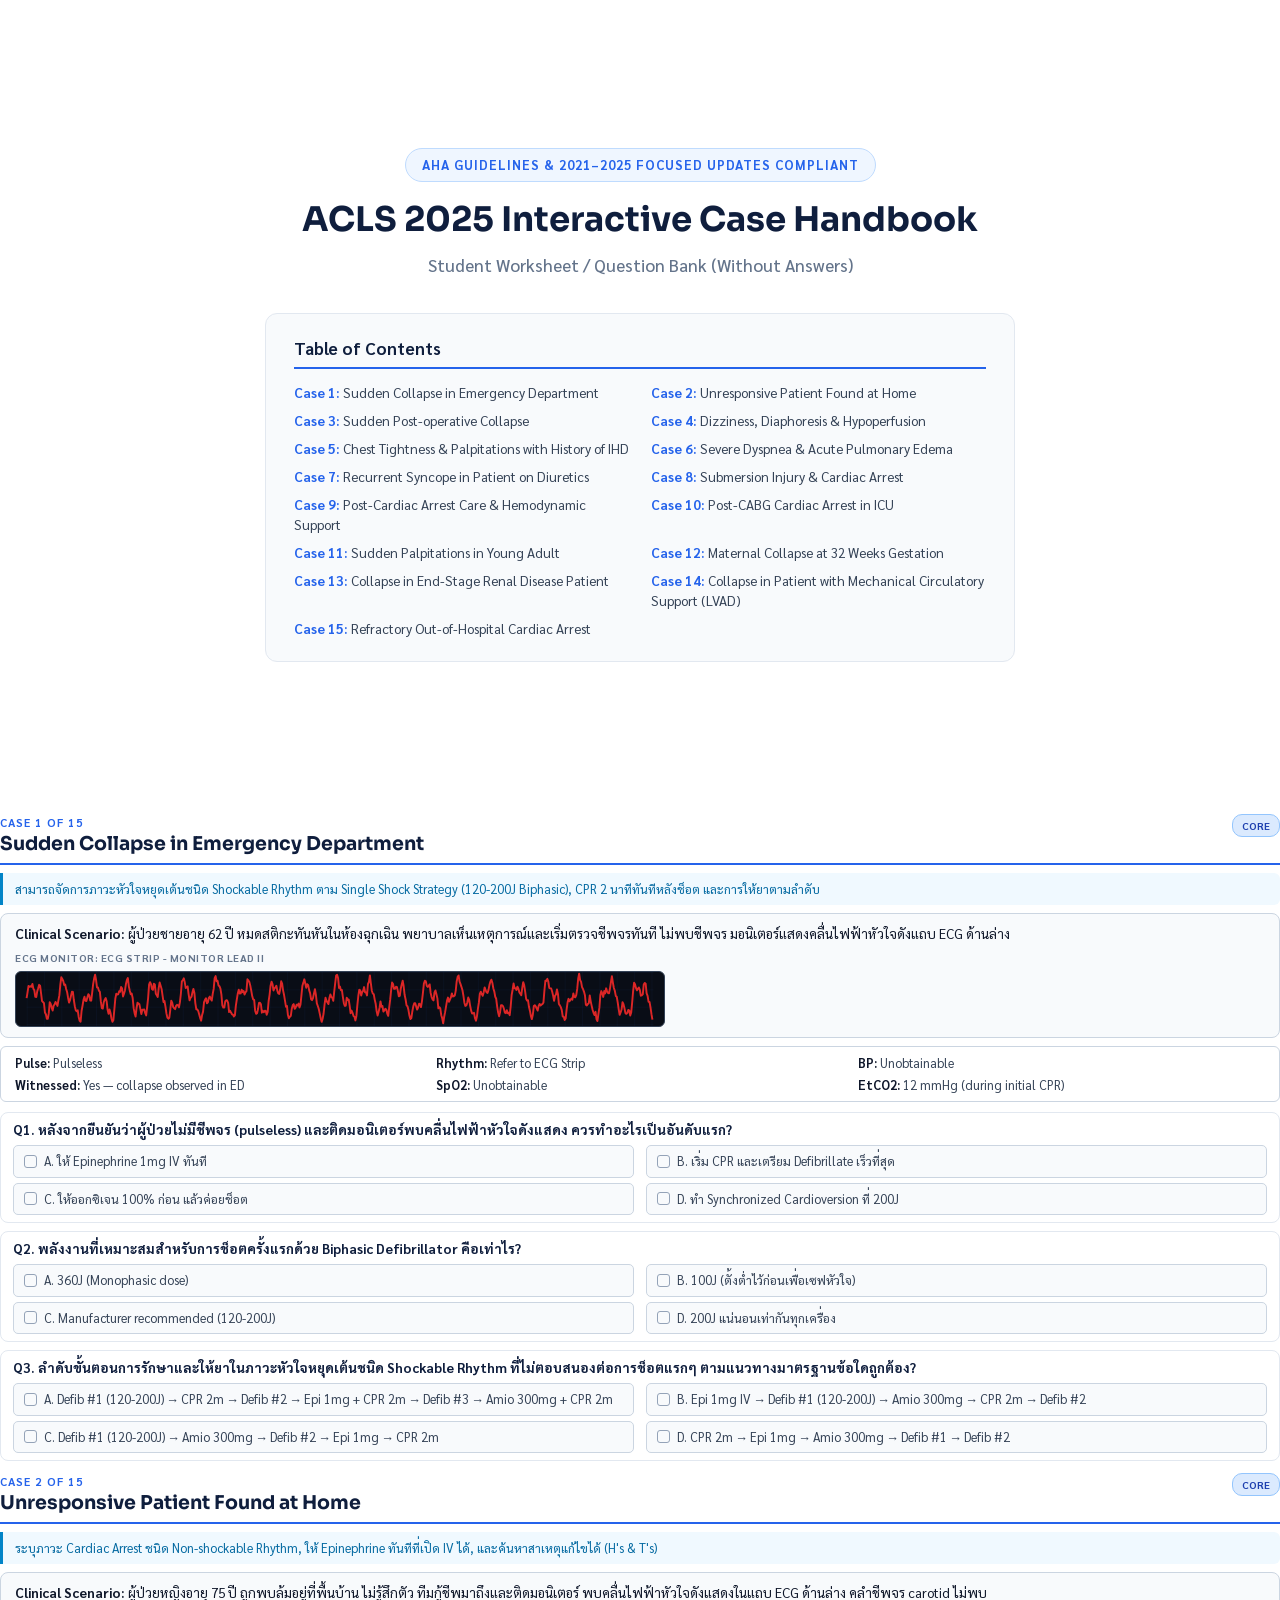
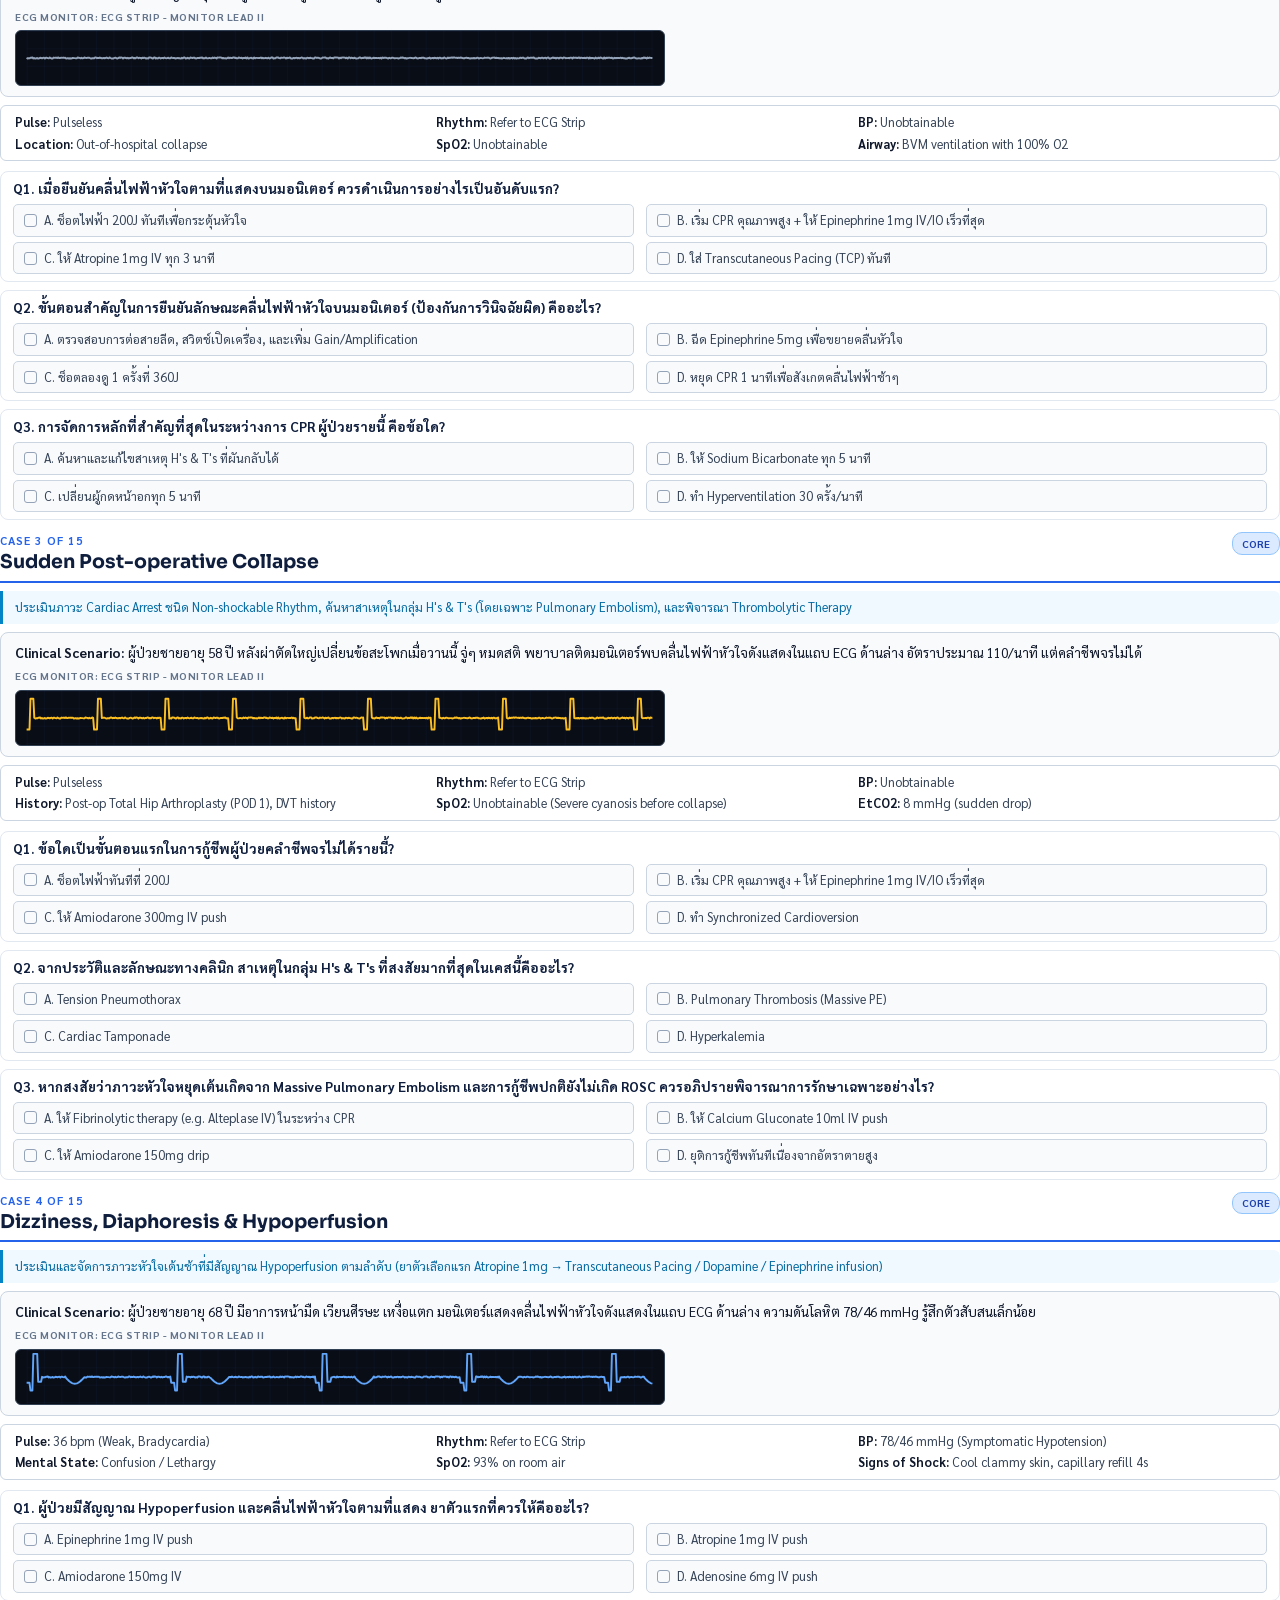
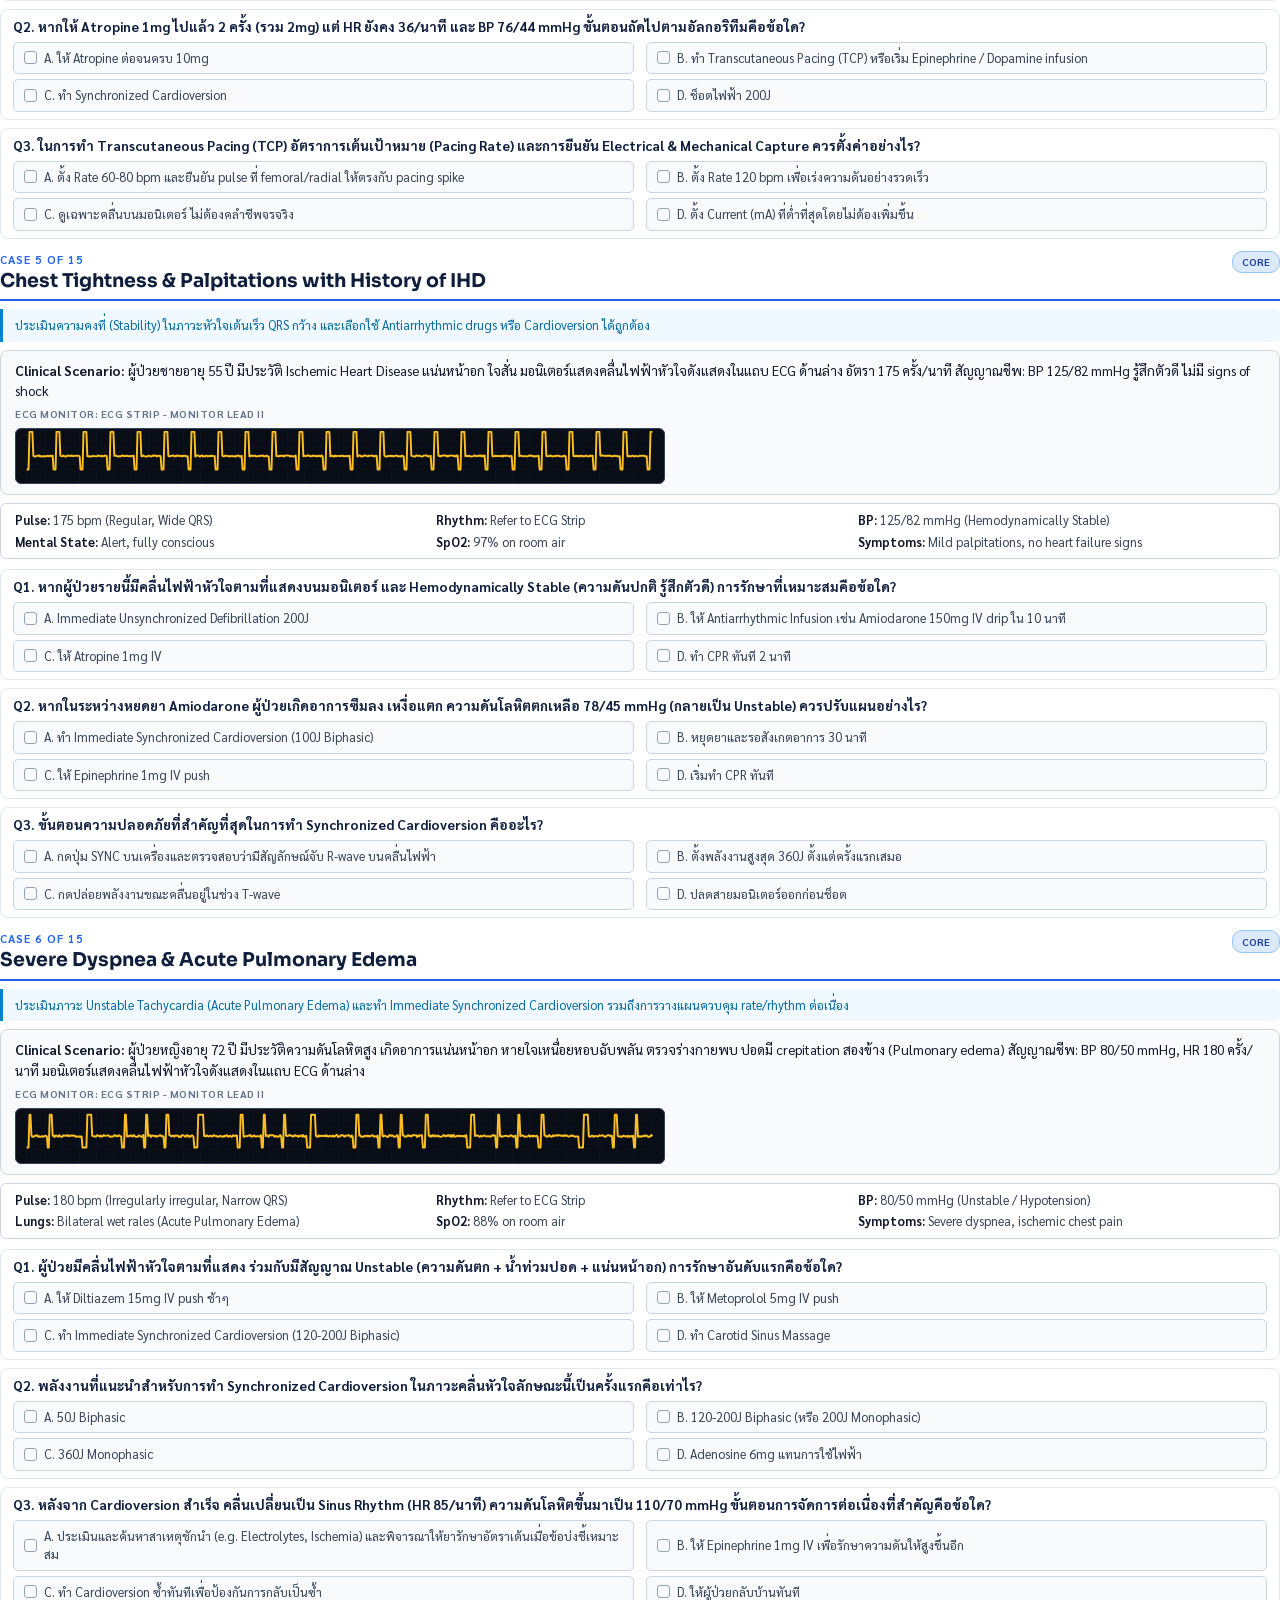
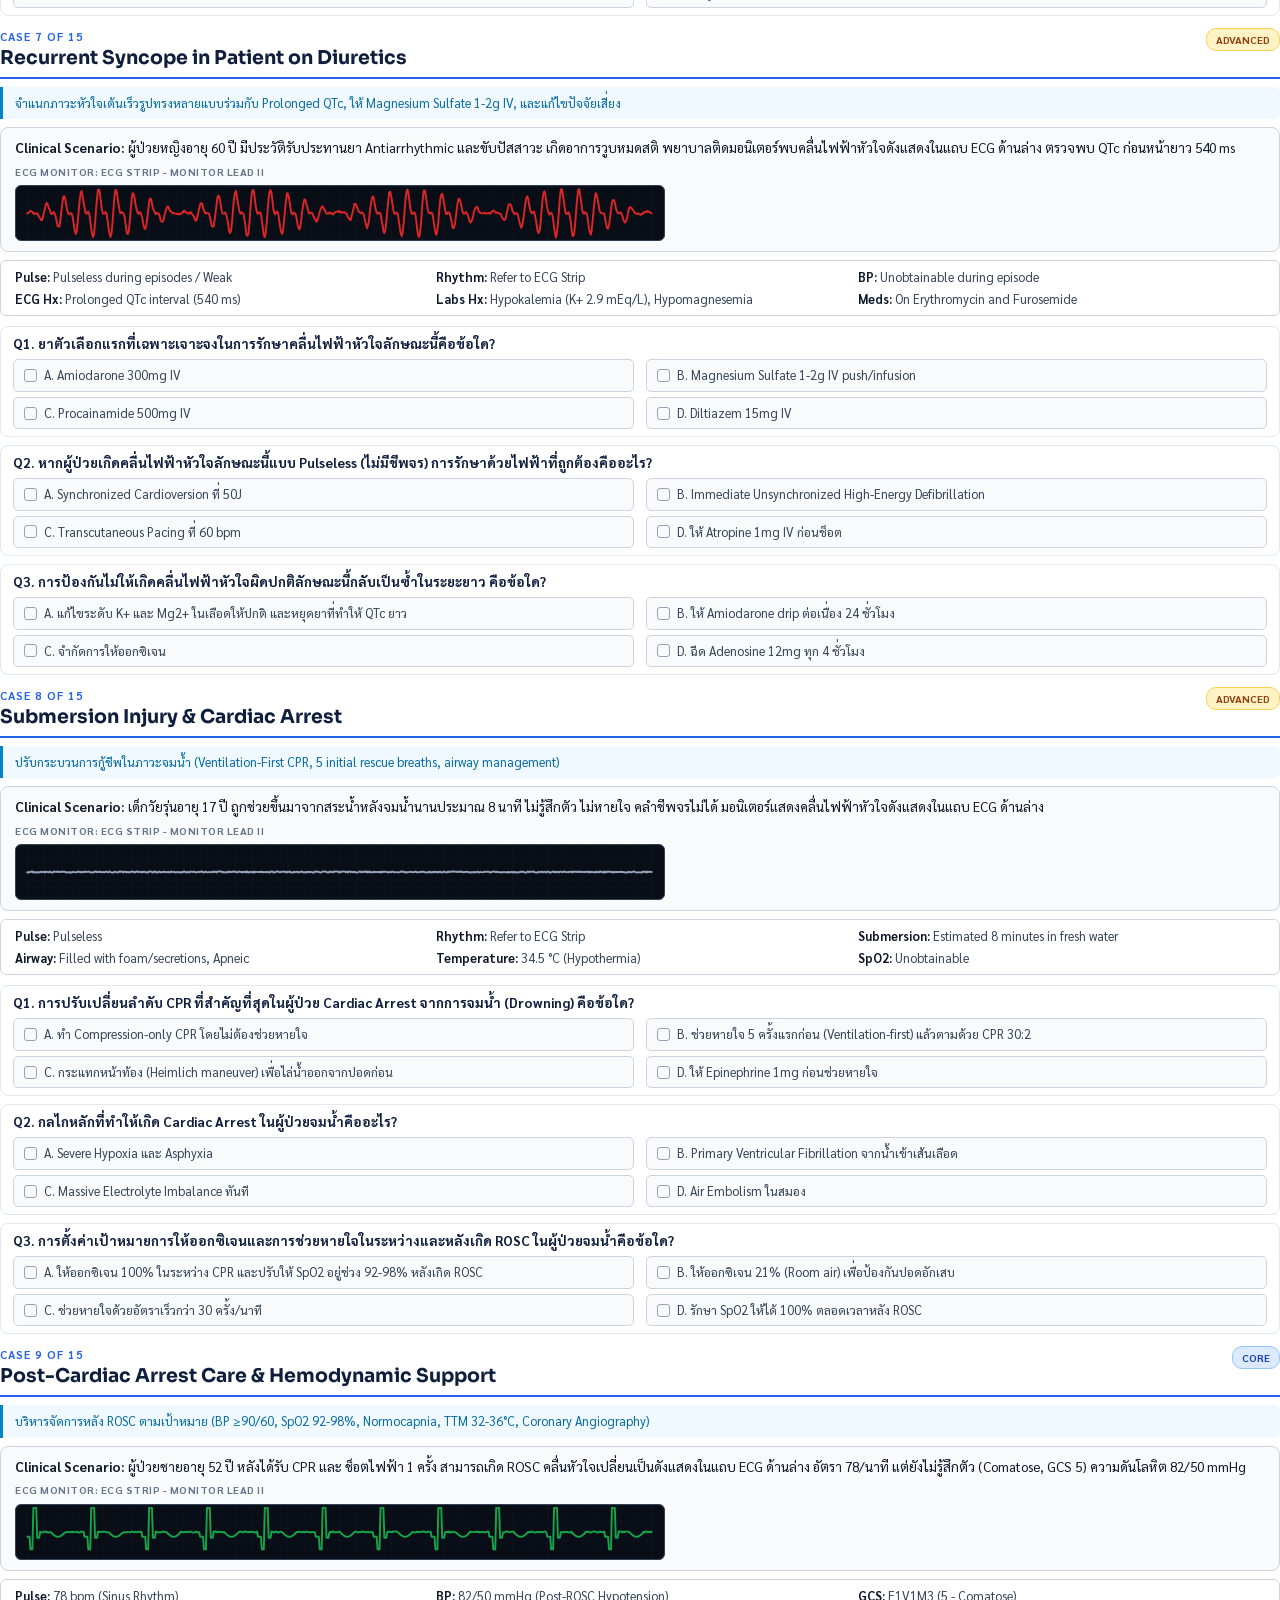
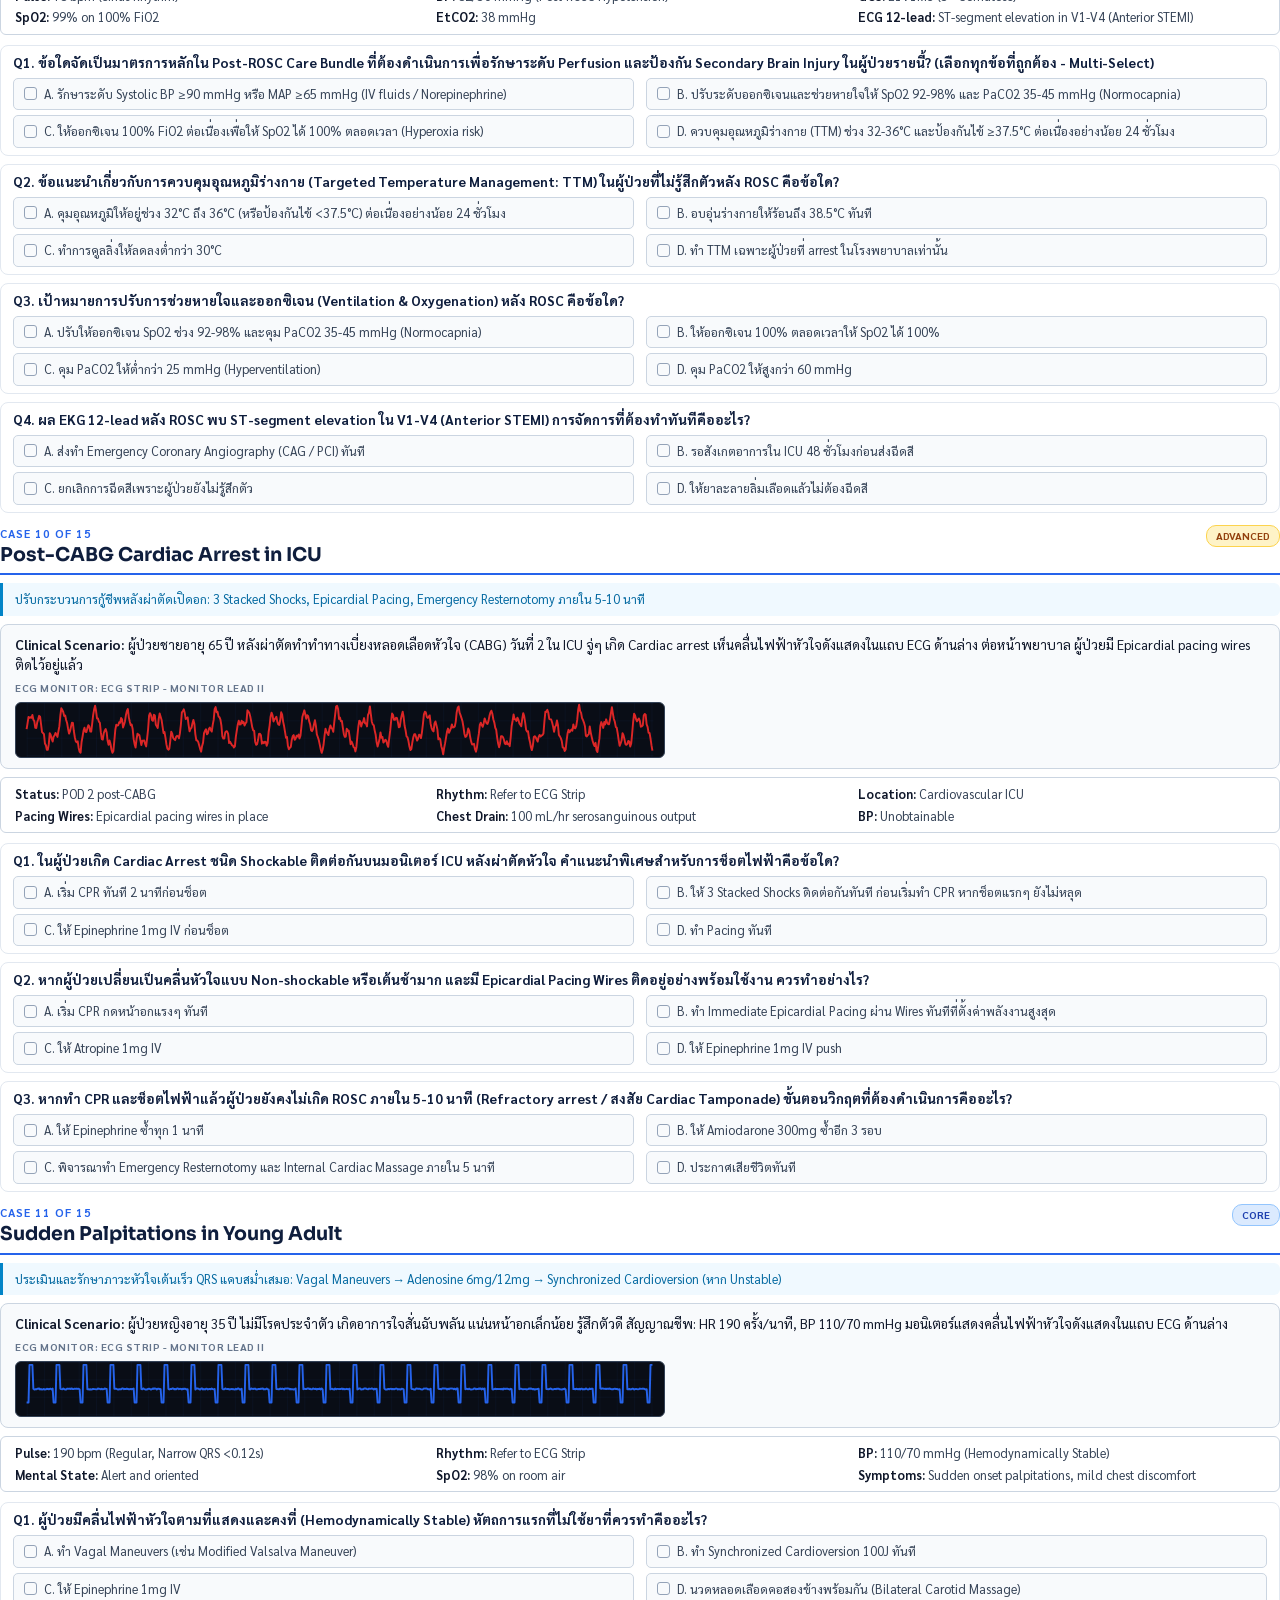
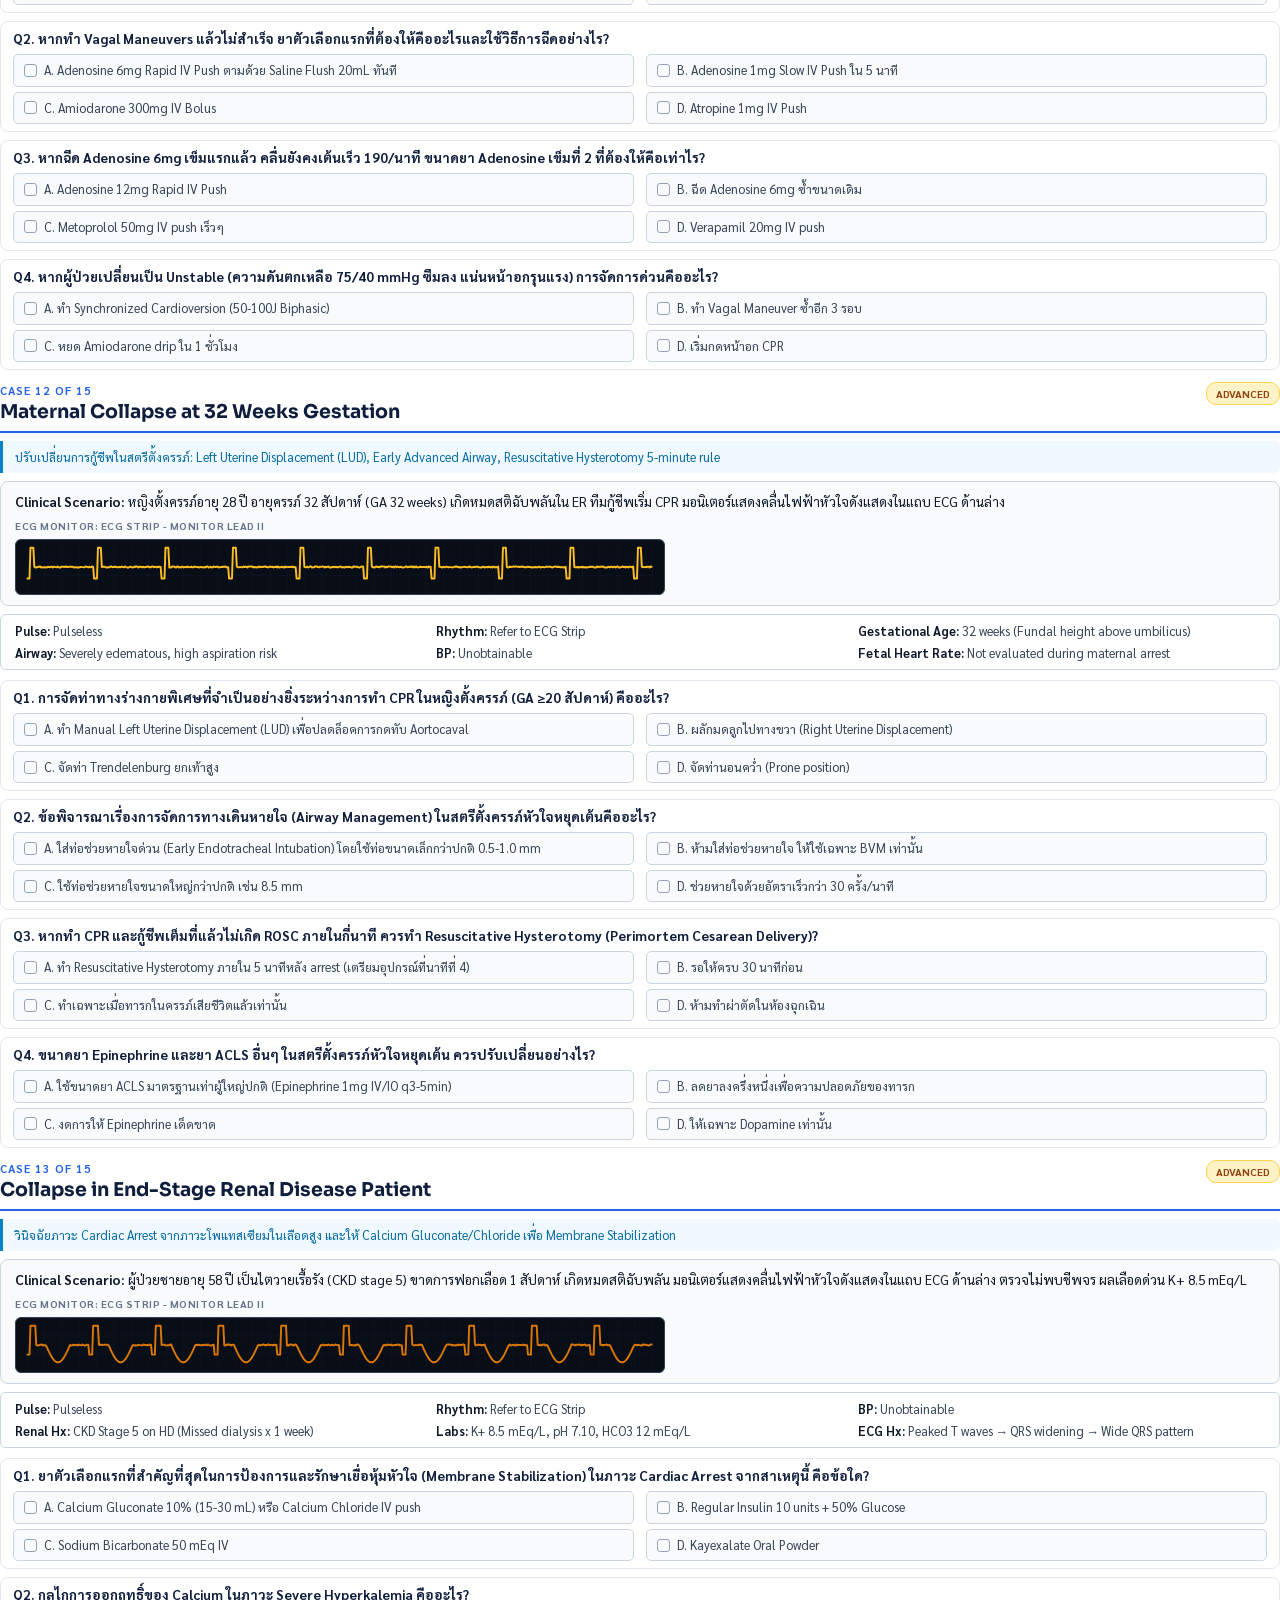
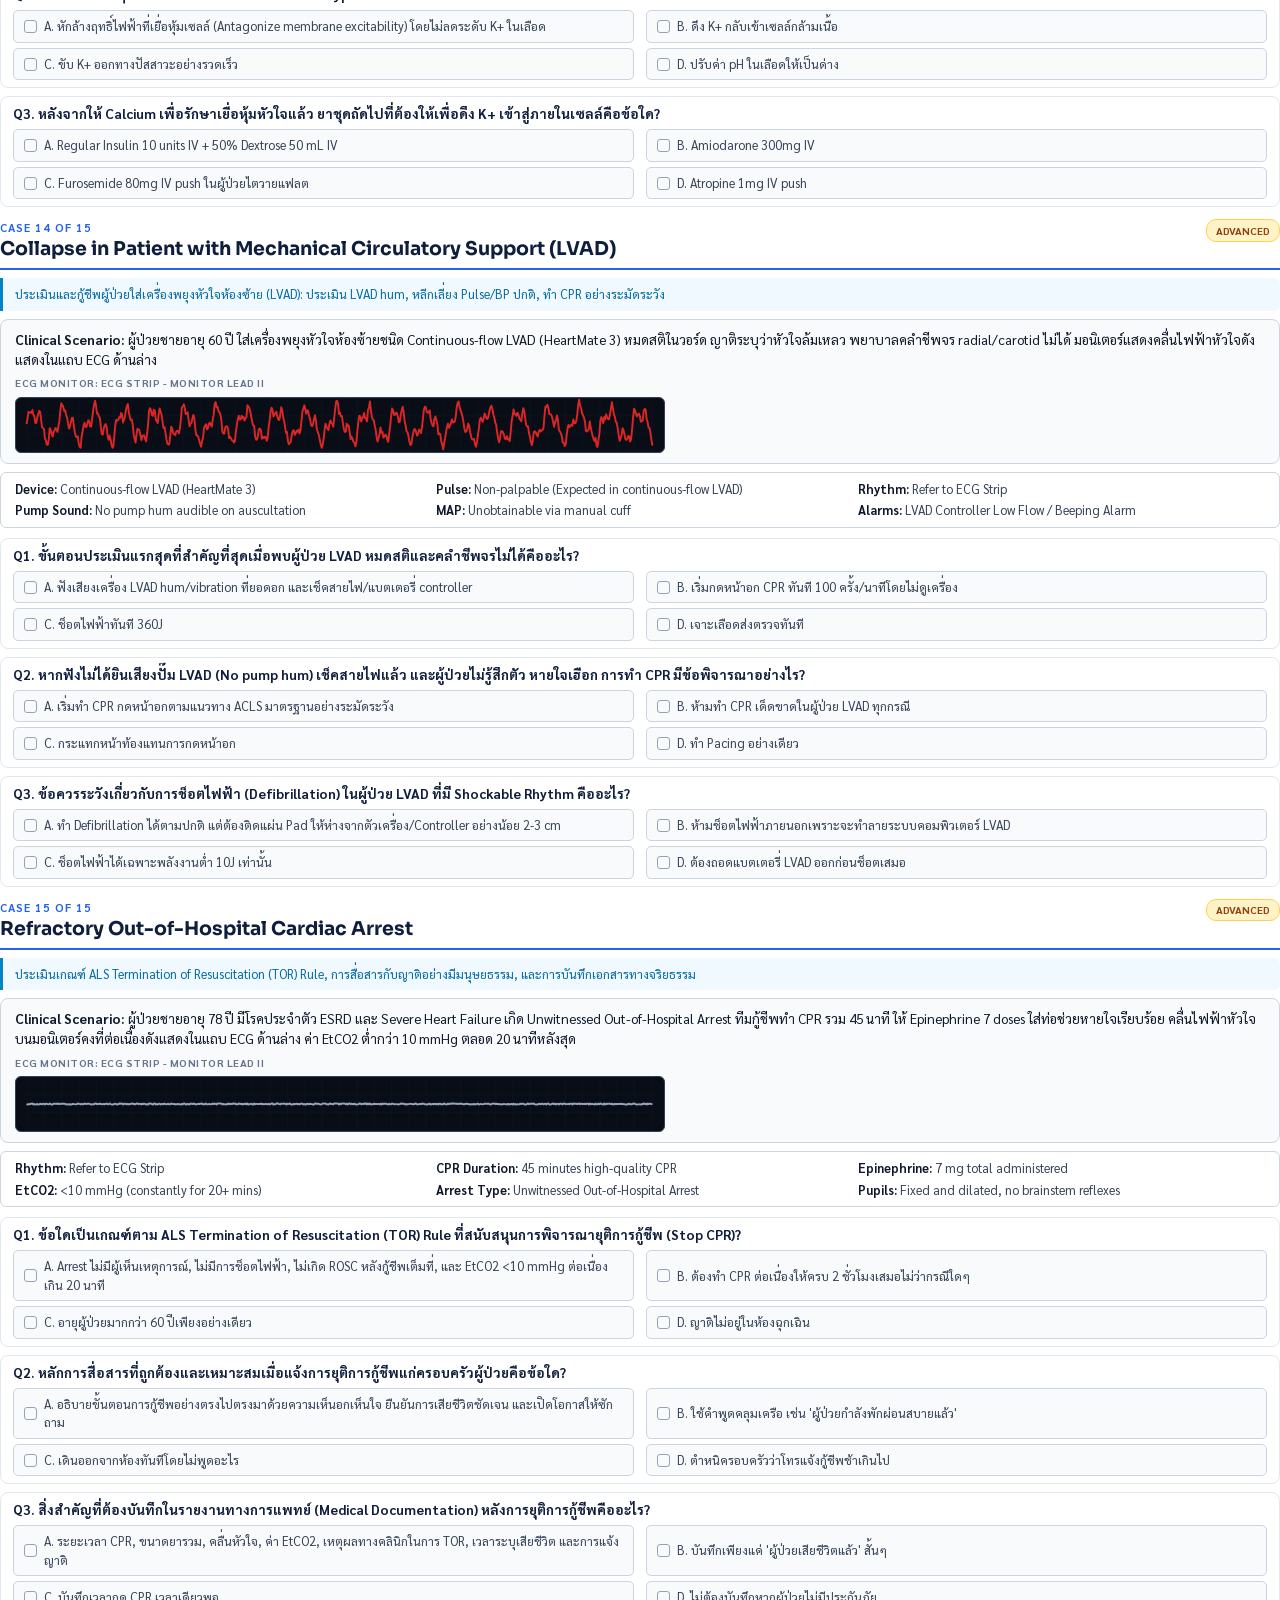
<file: cases/acls-2025-cases-no-answers.html>
<!DOCTYPE html>
<html lang="th">
<head>
  <meta charset="UTF-8">
  <title>ACLS 2025 Case Handbook (Questions Only)</title>
  <link rel="preconnect" href="https://fonts.googleapis.com">
  <link rel="preconnect" href="https://fonts.gstatic.com" crossorigin>
  <link href="https://fonts.googleapis.com/css2?family=Sarabun:wght@400;500;600;700&family=Sora:wght@600;700&display=swap" rel="stylesheet">
  <style>
    @page {
      size: A4;
      margin: 11mm 13mm 11mm 13mm;
      @bottom-right {
        content: counter(page);
      }
    }
    *, *::before, *::after { box-sizing: border-box; margin: 0; padding: 0; }
    
    body {
      font-family: 'Sarabun', 'Segoe UI', Tahoma, sans-serif;
      color: #1e293b;
      background: #ffffff;
      line-height: 1.48;
      font-size: 13.5px;
    }

    .cover-page {
      padding: 35px 20px;
      text-align: center;
      page-break-after: always;
      display: flex;
      flex-direction: column;
      justify-content: center;
      min-height: 90vh;
    }

    .cover-badge {
      display: inline-block;
      background: #eff6ff;
      color: #2563eb;
      border: 1px solid #bfdbfe;
      padding: 6px 16px;
      border-radius: 20px;
      font-weight: 700;
      font-size: 13px;
      letter-spacing: 1px;
      margin-bottom: 18px;
    }

    .cover-title {
      font-family: 'Sora', 'Sarabun', sans-serif;
      font-size: 34px;
      font-weight: 700;
      color: #0f1e3d;
      margin-bottom: 12px;
      line-height: 1.2;
    }

    .cover-subtitle {
      font-size: 17px;
      color: #64748b;
      margin-bottom: 35px;
      font-weight: 500;
    }

    .toc-box {
      background: #f8fafc;
      border: 1px solid #e2e8f0;
      border-radius: 12px;
      padding: 22px 28px;
      text-align: left;
      max-width: 750px;
      margin: 0 auto;
    }

    .toc-title {
      font-size: 17px;
      font-weight: 700;
      color: #0f1e3d;
      margin-bottom: 14px;
      border-bottom: 2px solid #2563eb;
      padding-bottom: 6px;
    }

    .toc-grid {
      display: grid;
      grid-template-columns: 1fr 1fr;
      gap: 8px 22px;
    }

    .toc-item {
      font-size: 13.5px;
      color: #334155;
    }
    .toc-item strong {
      color: #2563eb;
    }

    /* CASE SECTION (COMFORTABLY BALANCED 1 PAGE PER CASE) */
    .case-card {
      page-break-after: always;
      page-break-inside: avoid;
      padding-top: 4px;
    }

    .case-card:last-child {
      page-break-after: avoid;
    }

    .case-header {
      border-bottom: 2.5px solid #2563eb;
      padding-bottom: 6px;
      margin-bottom: 8px;
      display: flex;
      justify-content: space-between;
      align-items: flex-start;
    }

    .case-num-title h2 {
      font-family: 'Sora', 'Sarabun', sans-serif;
      font-size: 19px;
      color: #0f1e3d;
      font-weight: 700;
      line-height: 1.25;
    }

    .case-num-title .c-label {
      font-size: 11.5px;
      font-weight: 700;
      color: #2563eb;
      text-transform: uppercase;
      letter-spacing: 1px;
      margin-bottom: 2px;
    }

    .tag {
      display: inline-block;
      font-size: 10.5px;
      font-weight: 700;
      padding: 2.5px 9px;
      border-radius: 10px;
      text-transform: uppercase;
    }
    .tag-core { background: #dbeafe; color: #1e40af; border: 1px solid #93c5fd; }
    .tag-advanced { background: #fef3c7; color: #92400e; border: 1px solid #fcd34d; }

    .objective-box {
      background: #f0f9ff;
      border-left: 3.5px solid #0284c7;
      padding: 7px 12px;
      border-radius: 0 6px 6px 0;
      margin-bottom: 8px;
      font-size: 12.5px;
      color: #0369a1;
    }

    .scenario-box {
      background: #f8fafc;
      border: 1px solid #cbd5e1;
      border-radius: 8px;
      padding: 10px 14px;
      margin-bottom: 8px;
      font-size: 13.5px;
      line-height: 1.5;
      color: #0f172a;
    }

    .ecg-container {
      margin-top: 5px;
      position: relative;
    }
    .ecg-strip-header {
      font-size: 10.5px;
      font-weight: 700;
      color: #64748b;
      letter-spacing: 0.5px;
      margin-bottom: 2px;
      text-transform: uppercase;
    }

    .vitals-box {
      background: #fff;
      border: 1px solid #cbd5e1;
      border-radius: 6px;
      padding: 7px 14px;
      margin-bottom: 10px;
    }
    .vitals-box h4 {
      display: none;
    }
    .vitals-box ul {
      list-style: none;
      display: grid;
      grid-template-columns: repeat(3, 1fr);
      gap: 3px 14px;
    }
    .vitals-box li {
      font-size: 12.5px;
      color: #334155;
    }
    .vitals-box li strong { color: #0f172a; }

    /* QUESTION ITEM */
    .question-block {
      background: #ffffff;
      border: 1px solid #e2e8f0;
      border-radius: 8px;
      padding: 7px 12px;
      margin-bottom: 8px;
      page-break-inside: avoid;
    }

    .q-title {
      font-size: 13.5px;
      font-weight: 700;
      color: #0f1e3d;
      margin-bottom: 5px;
    }

    .options-list {
      display: grid;
      grid-template-columns: 1fr 1fr;
      gap: 5px 12px;
      margin-bottom: 0;
    }

    .opt-item {
      padding: 6px 10px;
      border-radius: 5px;
      border: 1px solid #cbd5e1;
      font-size: 12.5px;
      color: #334155;
      background: #f8fafc;
      display: flex;
      align-items: center;
      gap: 7px;
    }

    .opt-checkbox {
      width: 13px;
      height: 13px;
      border: 1.5px solid #94a3b8;
      border-radius: 3px;
      display: inline-block;
      flex-shrink: 0;
    }

    .opt-item.correct {
      background: #f0fdf4;
      border-color: #22c55e;
      color: #15803d;
      font-weight: 600;
    }
    .opt-item.correct::after {
      content: " ✓ (Correct)";
      color: #16a34a;
      font-weight: 700;
      margin-left: auto;
    }

    .exp-box {
      background: #f8fafc;
      border-top: 1px solid #e2e8f0;
      padding-top: 6px;
      margin-top: 4px;
      font-size: 12px;
      color: #475569;
    }

    .exp-box h4 {
      font-size: 12px;
      color: #2563eb;
      margin-bottom: 2px;
    }

    .distractor-notes {
      margin-top: 4px;
      padding-left: 14px;
    }
    .distractor-notes li {
      font-size: 11.5px;
      color: #64748b;
      margin-bottom: 1px;
    }

    .key-teaching {
      background: #eff6ff;
      border-left: 3px solid #2563eb;
      padding: 6px 10px;
      border-radius: 0 5px 5px 0;
      margin-top: 4px;
      font-size: 11.5px;
      color: #1e40af;
    }
    .key-teaching strong { display: block; font-size: 10.5px; text-transform: uppercase; color: #2563eb; }
  </style>
</head>
<body>

  <!-- COVER PAGE -->
  <div class="cover-page">
    <div>
      <span class="cover-badge">AHA GUIDELINES &amp; 2021–2025 FOCUSED UPDATES COMPLIANT</span>
      <h1 class="cover-title">ACLS 2025 Interactive Case Handbook</h1>
      <p class="cover-subtitle">Student Worksheet / Question Bank (Without Answers)</p>
    </div>
    
    <div class="toc-box">
      <div class="toc-title">Table of Contents</div>
      <div class="toc-grid">

        <div class="toc-item"><strong>Case 1:</strong> Sudden Collapse in Emergency Department</div>
        <div class="toc-item"><strong>Case 2:</strong> Unresponsive Patient Found at Home</div>
        <div class="toc-item"><strong>Case 3:</strong> Sudden Post-operative Collapse</div>
        <div class="toc-item"><strong>Case 4:</strong> Dizziness, Diaphoresis & Hypoperfusion</div>
        <div class="toc-item"><strong>Case 5:</strong> Chest Tightness & Palpitations with History of IHD</div>
        <div class="toc-item"><strong>Case 6:</strong> Severe Dyspnea & Acute Pulmonary Edema</div>
        <div class="toc-item"><strong>Case 7:</strong> Recurrent Syncope in Patient on Diuretics</div>
        <div class="toc-item"><strong>Case 8:</strong> Submersion Injury & Cardiac Arrest</div>
        <div class="toc-item"><strong>Case 9:</strong> Post-Cardiac Arrest Care & Hemodynamic Support</div>
        <div class="toc-item"><strong>Case 10:</strong> Post-CABG Cardiac Arrest in ICU</div>
        <div class="toc-item"><strong>Case 11:</strong> Sudden Palpitations in Young Adult</div>
        <div class="toc-item"><strong>Case 12:</strong> Maternal Collapse at 32 Weeks Gestation</div>
        <div class="toc-item"><strong>Case 13:</strong> Collapse in End-Stage Renal Disease Patient</div>
        <div class="toc-item"><strong>Case 14:</strong> Collapse in Patient with Mechanical Circulatory Support (LVAD)</div>
        <div class="toc-item"><strong>Case 15:</strong> Refractory Out-of-Hospital Cardiac Arrest</div>
      </div>
    </div>
  </div>

  <!-- CASES DATA -->

  <div class="case-card">
    <div class="case-header">
      <div class="case-num-title">
        <div class="c-label">Case 1 of 15</div>
        <h2>Sudden Collapse in Emergency Department</h2>
      </div>
      <div><span class="tag tag-core">Core</span></div>
    </div>

    <div class="objective-box">สามารถจัดการภาวะหัวใจหยุดเต้นชนิด Shockable Rhythm ตาม Single Shock Strategy (120-200J Biphasic), CPR 2 นาทีทันทีหลังช็อต และการให้ยาตามลำดับ</div>

    <div class="scenario-box">
      <strong>Clinical Scenario:</strong> ผู้ป่วยชายอายุ 62 ปี หมดสติกะทันหันในห้องฉุกเฉิน พยาบาลเห็นเหตุการณ์และเริ่มตรวจชีพจรทันที ไม่พบชีพจร มอนิเตอร์แสดงคลื่นไฟฟ้าหัวใจดังแถบ ECG ด้านล่าง
      
    <div class="ecg-container">
      <div class="ecg-strip-header">ECG Monitor: ECG STRIP - MONITOR LEAD II</div>
      <svg width="650" height="56" viewBox="0 0 650 56" xmlns="http://www.w3.org/2000/svg" style="background: #090d16; border-radius: 6px; border: 1px solid #334155; margin-top: 6px; display: block;">
      <defs>
        <pattern id="grid-vf" width="18" height="18" patternUnits="userSpaceOnUse">
          <path d="M 18 0 L 0 0 0 18" fill="none" stroke="rgba(37,99,235,0.18)" stroke-width="0.5"/>
        </pattern>
      </defs>
      <rect width="100%" height="100%" fill="url(#grid-vf)" />
      <path d="M 0,27.16 L 1,20.84 L 2,14.43 L 3,15.41 L 4,14.69 L 5,15.31 L 6,12.46 L 7,17.28 L 8,18.80 L 9,25.82 L 10,25.90 L 11,20.07 L 12,16.84 L 13,13.31 L 14,14.28 L 15,22.14 L 16,30.20 L 17,31.12 L 18,32.29 L 19,41.96 L 20,43.80 L 21,48.55 L 22,48.64 L 23,42.73 L 24,31.24 L 25,33.13 L 26,37.18 L 27,39.90 L 28,34.94 L 29,33.70 L 30,31.05 L 31,32.84 L 32,35.19 L 33,29.25 L 34,24.03 L 35,12.89 L 36,5.43 L 37,7.16 L 38,9.34 L 39,13.48 L 40,12.91 L 41,17.67 L 42,20.74 L 43,26.66 L 44,31.78 L 45,29.22 L 46,24.79 L 47,20.42 L 48,20.66 L 49,29.05 L 50,35.50 L 51,39.72 L 52,40.80 L 53,39.74 L 54,46.63 L 55,50.68 L 56,51.50 L 57,40.48 L 58,34.99 L 59,28.90 L 60,25.68 L 61,29.87 L 62,30.06 L 63,26.33 L 64,23.06 L 65,24.22 L 66,29.58 L 67,29.66 L 68,21.39 L 69,12.52 L 70,6.84 L 71,2.84 L 72,8.05 L 73,16.05 L 74,16.16 L 75,19.39 L 76,20.67 L 77,30.50 L 78,37.40 L 79,37.86 L 80,31.40 L 81,28.65 L 82,26.98 L 83,30.31 L 84,39.29 L 85,43.31 L 86,38.82 L 87,42.52 L 88,48.21 L 89,51.59 L 90,49.70 L 91,38.87 L 92,27.55 L 93,22.59 L 94,23.30 L 95,23.15 L 96,19.97 L 97,20.56 L 98,15.60 L 99,17.01 L 100,25.33 L 101,22.54 L 102,19.08 L 103,12.49 L 104,8.30 L 105,6.22 L 106,14.90 L 107,19.35 L 108,23.13 L 109,22.43 L 110,26.94 L 111,37.53 L 112,42.67 L 113,46.26 L 114,37.62 L 115,31.81 L 116,32.80 L 117,33.57 L 118,38.54 L 119,43.65 L 120,39.08 L 121,39.17 L 122,38.91 L 123,42.73 L 124,44.98 L 125,36.07 L 126,27.21 L 127,13.05 L 128,10.54 L 129,12.61 L 130,17.67 L 131,18.56 L 132,12.19 L 133,12.94 L 134,22.49 L 135,24.07 L 136,25.94 L 137,16.42 L 138,10.92 L 139,14.31 L 140,17.61 L 141,24.48 L 142,31.27 L 143,30.14 L 144,35.90 L 145,42.93 L 146,47.30 L 147,48.41 L 148,47.45 L 149,39.21 L 150,29.76 L 151,31.80 L 152,36.25 L 153,37.63 L 154,38.48 L 155,35.19 L 156,34.06 L 157,34.34 L 158,36.57 L 159,31.31 L 160,22.32 L 161,9.77 L 162,8.56 L 163,6.56 L 164,10.46 L 165,16.75 L 166,15.73 L 167,14.92 L 168,22.89 L 169,29.40 L 170,26.73 L 171,25.59 L 172,20.96 L 173,17.50 L 174,21.63 L 175,32.53 L 176,38.61 L 177,38.90 L 178,40.56 L 179,44.15 L 180,47.82 L 181,50.44 L 182,44.54 L 183,41.11 L 184,31.31 L 185,28.81 L 186,27.21 L 187,32.49 L 188,31.43 L 189,26.71 L 190,25.49 L 191,27.97 L 192,29.65 L 193,22.68 L 194,17.56 L 195,6.32 L 196,4.21 L 197,9.54 L 198,9.10 L 199,13.90 L 200,14.71 L 201,17.28 L 202,23.30 L 203,34.59 L 204,36.89 L 205,36.88 L 206,30.53 L 207,29.30 L 208,29.57 L 209,31.96 L 210,41.51 L 211,40.14 L 212,42.10 L 213,43.87 L 214,44.30 L 215,46.09 L 216,45.04 L 217,34.85 L 218,28.37 L 219,22.25 L 220,18.34 L 221,22.44 L 222,22.19 L 223,18.28 L 224,20.93 L 225,19.64 L 226,23.31 L 227,21.13 L 228,19.91 L 229,7.52 L 230,8.72 L 231,10.39 L 232,14.29 L 233,19.54 L 234,25.23 L 235,28.46 L 236,28.94 L 237,40.13 L 238,43.38 L 239,42.73 L 240,38.44 L 241,32.11 L 242,31.90 L 243,33.44 L 244,42.18 L 245,40.24 L 246,41.65 L 247,40.12 L 248,40.40 L 249,44.39 L 250,41.42 L 251,30.07 L 252,23.46 L 253,14.23 L 254,10.11 L 255,12.46 L 256,19.15 L 257,17.05 L 258,15.84 L 259,14.24 L 260,19.35 L 261,22.14 L 262,22.70 L 263,17.91 L 264,9.65 L 265,12.14 L 266,19.29 L 267,23.93 L 268,29.95 L 269,36.12 L 270,35.19 L 271,44.69 L 272,47.98 L 273,46.44 L 274,45.41 L 275,38.09 L 276,34.48 L 277,33.31 L 278,38.21 L 279,36.93 L 280,33.94 L 281,34.82 L 282,32.77 L 283,36.74 L 284,33.91 L 285,24.18 L 286,14.20 L 287,11.04 L 288,7.60 L 289,11.62 L 290,16.42 L 291,12.57 L 292,13.56 L 293,18.78 L 294,21.91 L 295,28.23 L 296,29.19 L 297,27.13 L 298,22.19 L 299,17.74 L 300,23.39 L 301,32.62 L 302,35.25 L 303,38.42 L 304,43.20 L 305,47.97 L 306,51.69 L 307,48.47 L 308,43.02 L 309,33.47 L 310,26.72 L 311,29.80 L 312,31.64 L 313,33.26 L 314,26.85 L 315,23.28 L 316,25.87 L 317,26.68 L 318,29.88 L 319,20.39 L 320,11.87 L 321,3.57 L 322,2.82 L 323,6.24 L 324,16.53 L 325,15.19 L 326,19.05 L 327,18.74 L 328,26.02 L 329,32.38 L 330,35.04 L 331,34.95 L 332,26.62 L 333,29.10 L 334,28.43 L 335,34.79 L 336,42.74 L 337,39.96 L 338,42.30 L 339,45.69 L 340,46.38 L 341,50.20 L 342,45.58 L 343,34.44 L 344,24.89 L 345,18.40 L 346,19.00 L 347,24.43 L 348,20.81 L 349,19.56 L 350,15.64 L 351,21.07 L 352,21.23 L 353,24.28 L 354,12.45 L 355,10.20 L 356,3.50 L 357,11.83 L 358,19.40 L 359,22.28 L 360,23.00 L 361,28.64 L 362,33.01 L 363,40.81 L 364,45.19 L 365,41.50 L 366,37.32 L 367,30.52 L 368,36.02 L 369,35.16 L 370,40.98 L 371,39.86 L 372,38.17 L 373,38.89 L 374,43.09 L 375,45.49 L 376,36.95 L 377,28.92 L 378,19.04 L 379,10.97 L 380,12.45 L 381,17.32 L 382,17.50 L 383,15.35 L 384,15.41 L 385,19.60 L 386,25.27 L 387,24.67 L 388,17.40 L 389,12.89 L 390,9.09 L 391,14.54 L 392,23.67 L 393,28.27 L 394,34.67 L 395,35.45 L 396,39.48 L 397,45.21 L 398,48.82 L 399,47.85 L 400,40.94 L 401,35.66 L 402,32.32 L 403,32.36 L 404,35.72 L 405,38.99 L 406,36.79 L 407,32.80 L 408,33.43 L 409,36.39 L 410,30.12 L 411,21.70 L 412,12.09 L 413,9.04 L 414,9.71 L 415,14.40 L 416,15.49 L 417,14.29 L 418,12.87 L 419,21.72 L 420,25.96 L 421,28.49 L 422,29.41 L 423,21.18 L 424,19.12 L 425,23.06 L 426,27.36 L 427,37.73 L 428,36.49 L 429,37.80 L 430,44.76 L 431,48.01 L 432,53.29 L 433,46.73 L 434,41.67 L 435,35.60 L 436,29.67 L 437,26.55 L 438,30.98 L 439,28.57 L 440,26.41 L 441,22.18 L 442,25.32 L 443,25.27 L 444,24.47 L 445,19.53 L 446,9.74 L 447,5.05 L 448,3.54 L 449,10.07 L 450,12.59 L 451,15.64 L 452,18.94 L 453,24.66 L 454,31.83 L 455,35.19 L 456,34.72 L 457,31.59 L 458,26.44 L 459,28.87 L 460,35.29 L 461,40.02 L 462,43.00 L 463,42.88 L 464,42.35 L 465,47.96 L 466,50.49 L 467,46.15 L 468,38.31 L 469,31.83 L 470,22.64 L 471,20.43 L 472,22.96 L 473,24.70 L 474,21.19 L 475,15.99 L 476,18.69 L 477,21.25 L 478,21.72 L 479,18.52 L 480,13.36 L 481,9.83 L 482,7.99 L 483,11.11 L 484,16.89 L 485,20.16 L 486,25.66 L 487,27.76 L 488,35.90 L 489,42.10 L 490,46.00 L 491,41.72 L 492,34.38 L 493,34.42 L 494,35.43 L 495,38.15 L 496,42.15 L 497,42.65 L 498,39.60 L 499,42.84 L 500,42.19 L 501,44.79 L 502,35.57 L 503,23.84 L 504,18.41 L 505,11.96 L 506,16.80 L 507,16.75 L 508,18.59 L 509,15.18 L 510,17.38 L 511,21.08 L 512,22.44 L 513,24.05 L 514,16.41 L 515,10.50 L 516,13.59 L 517,20.03 L 518,27.72 L 519,29.65 L 520,29.39 L 521,36.38 L 522,40.36 L 523,45.90 L 524,48.87 L 525,44.07 L 526,35.32 L 527,34.51 L 528,35.59 L 529,38.00 L 530,39.98 L 531,35.16 L 532,33.14 L 533,34.79 L 534,33.69 L 535,33.33 L 536,31.55 L 537,19.01 L 538,9.01 L 539,9.25 L 540,7.11 L 541,9.85 L 542,16.53 L 543,17.00 L 544,17.09 L 545,20.17 L 546,24.49 L 547,29.95 L 548,24.68 L 549,23.31 L 550,18.08 L 551,22.77 L 552,33.13 L 553,34.59 L 554,36.40 L 555,39.52 L 556,46.27 L 557,46.34 L 558,49.78 L 559,48.30 L 560,39.04 L 561,31.45 L 562,27.81 L 563,30.36 L 564,28.89 L 565,27.62 L 566,28.74 L 567,22.26 L 568,25.85 L 569,26.17 L 570,23.93 L 571,17.52 L 572,7.02 L 573,1.72 L 574,8.26 L 575,10.29 L 576,15.71 L 577,17.64 L 578,20.26 L 579,24.06 L 580,34.03 L 581,34.70 L 582,33.14 L 583,32.37 L 584,24.36 L 585,30.42 L 586,35.15 L 587,39.47 L 588,42.58 L 589,44.66 L 590,41.33 L 591,48.99 L 592,50.79 L 593,43.53 L 594,37.02 L 595,23.95 L 596,19.80 L 597,22.51 L 598,25.87 L 599,19.74 L 600,22.23 L 601,16.95 L 602,20.24 L 603,21.79 L 604,22.08 L 605,16.91 L 606,10.28 L 607,4.43 L 608,10.99 L 609,16.59 L 610,19.48 L 611,24.83 L 612,25.72 L 613,31.50 L 614,38.48 L 615,44.41 L 616,41.94 L 617,38.92 L 618,31.37 L 619,33.43 L 620,37.58 L 621,42.71 L 622,43.37 L 623,42.35 L 624,39.29 L 625,39.88 L 626,45.08 L 627,41.96 L 628,31.58 L 629,19.46 L 630,11.09 L 631,12.97 L 632,16.76 L 633,18.99 L 634,17.15 L 635,16.07 L 636,18.80 L 637,24.59 L 638,24.21 L 639,23.23 L 640,12.95 L 641,11.32 L 642,12.22 L 643,22.27 L 644,24.69 L 645,30.95 L 646,30.96 L 647,36.69 L 648,43.73 L 649,49.35" fill="none" stroke="#dc2626" stroke-width="2" stroke-linejoin="round" />
    </svg>
    </div>

    </div>

    <div class="vitals-box"><h4>Vital Signs & Findings</h4>
          <ul>
            <li><strong>Pulse:</strong> Pulseless</li><li><strong>Rhythm:</strong> Refer to ECG Strip</li><li><strong>BP:</strong> Unobtainable</li><li><strong>Witnessed:</strong> Yes — collapse observed in ED</li><li><strong>SpO2:</strong> Unobtainable</li><li><strong>EtCO2:</strong> 12 mmHg (during initial CPR)</li>
          </ul></div>

    <div class="questions-section">

      <div class="question-block">
        <div class="q-title">Q1. หลังจากยืนยันว่าผู้ป่วยไม่มีชีพจร (pulseless) และติดมอนิเตอร์พบคลื่นไฟฟ้าหัวใจดังแสดง ควรทำอะไรเป็นอันดับแรก?</div>
        <div class="options-list">

          <div class="opt-item"><span class="opt-checkbox"></span><span>A. ให้ Epinephrine 1mg IV ทันที</span></div>
          <div class="opt-item"><span class="opt-checkbox"></span><span>B. เริ่ม CPR และเตรียม Defibrillate เร็วที่สุด</span></div>
          <div class="opt-item"><span class="opt-checkbox"></span><span>C. ให้ออกซิเจน 100% ก่อน แล้วค่อยช็อต</span></div>
          <div class="opt-item"><span class="opt-checkbox"></span><span>D. ทำ Synchronized Cardioversion ที่ 200J</span></div>
        </div>

      </div>

      <div class="question-block">
        <div class="q-title">Q2. พลังงานที่เหมาะสมสำหรับการช็อตครั้งแรกด้วย Biphasic Defibrillator คือเท่าไร?</div>
        <div class="options-list">

          <div class="opt-item"><span class="opt-checkbox"></span><span>A. 360J (Monophasic dose)</span></div>
          <div class="opt-item"><span class="opt-checkbox"></span><span>B. 100J (ตั้งต่ำไว้ก่อนเพื่อเซฟหัวใจ)</span></div>
          <div class="opt-item"><span class="opt-checkbox"></span><span>C. Manufacturer recommended (120-200J)</span></div>
          <div class="opt-item"><span class="opt-checkbox"></span><span>D. 200J แน่นอนเท่ากันทุกเครื่อง</span></div>
        </div>

      </div>

      <div class="question-block">
        <div class="q-title">Q3. ลำดับขั้นตอนการรักษาและให้ยาในภาวะหัวใจหยุดเต้นชนิด Shockable Rhythm ที่ไม่ตอบสนองต่อการช็อตแรกๆ ตามแนวทางมาตรฐานข้อใดถูกต้อง?</div>
        <div class="options-list">

          <div class="opt-item"><span class="opt-checkbox"></span><span>A. Defib #1 (120-200J) &rarr; CPR 2m &rarr; Defib #2 &rarr; Epi 1mg + CPR 2m &rarr; Defib #3 &rarr; Amio 300mg + CPR 2m</span></div>
          <div class="opt-item"><span class="opt-checkbox"></span><span>B. Epi 1mg IV &rarr; Defib #1 (120-200J) &rarr; Amio 300mg &rarr; CPR 2m &rarr; Defib #2</span></div>
          <div class="opt-item"><span class="opt-checkbox"></span><span>C. Defib #1 (120-200J) &rarr; Amio 300mg &rarr; Defib #2 &rarr; Epi 1mg &rarr; CPR 2m</span></div>
          <div class="opt-item"><span class="opt-checkbox"></span><span>D. CPR 2m &rarr; Epi 1mg &rarr; Amio 300mg &rarr; Defib #1 &rarr; Defib #2</span></div>
        </div>

      </div>

    </div>
  </div>

  <div class="case-card">
    <div class="case-header">
      <div class="case-num-title">
        <div class="c-label">Case 2 of 15</div>
        <h2>Unresponsive Patient Found at Home</h2>
      </div>
      <div><span class="tag tag-core">Core</span></div>
    </div>

    <div class="objective-box">ระบุภาวะ Cardiac Arrest ชนิด Non-shockable Rhythm, ให้ Epinephrine ทันทีที่เปิด IV ได้, และค้นหาสาเหตุแก้ไขได้ (H's &amp; T's)</div>

    <div class="scenario-box">
      <strong>Clinical Scenario:</strong> ผู้ป่วยหญิงอายุ 75 ปี ถูกพบล้มอยู่ที่พื้นบ้าน ไม่รู้สึกตัว ทีมกู้ชีพมาถึงและติดมอนิเตอร์ พบคลื่นไฟฟ้าหัวใจดังแสดงในแถบ ECG ด้านล่าง คลำชีพจร carotid ไม่พบ
      
    <div class="ecg-container">
      <div class="ecg-strip-header">ECG Monitor: ECG STRIP - MONITOR LEAD II</div>
      <svg width="650" height="56" viewBox="0 0 650 56" xmlns="http://www.w3.org/2000/svg" style="background: #090d16; border-radius: 6px; border: 1px solid #334155; margin-top: 6px; display: block;">
      <defs>
        <pattern id="grid-asystole" width="18" height="18" patternUnits="userSpaceOnUse">
          <path d="M 18 0 L 0 0 0 18" fill="none" stroke="rgba(37,99,235,0.18)" stroke-width="0.5"/>
        </pattern>
      </defs>
      <rect width="100%" height="100%" fill="url(#grid-asystole)" />
      <path d="M 0,27.83 L 1,28.57 L 2,28.27 L 3,28.33 L 4,27.72 L 5,27.79 L 6,27.53 L 7,28.50 L 8,28.09 L 9,28.56 L 10,28.34 L 11,27.99 L 12,28.57 L 13,28.36 L 14,27.82 L 15,27.95 L 16,28.34 L 17,27.89 L 18,27.63 L 19,28.59 L 20,27.63 L 21,27.76 L 22,28.19 L 23,28.41 L 24,27.45 L 25,28.20 L 26,28.49 L 27,28.48 L 28,27.58 L 29,27.88 L 30,27.63 L 31,27.72 L 32,27.96 L 33,27.43 L 34,28.15 L 35,27.94 L 36,27.60 L 37,27.86 L 38,27.57 L 39,27.91 L 40,27.75 L 41,28.55 L 42,28.33 L 43,28.25 L 44,28.50 L 45,28.32 L 46,28.48 L 47,28.27 L 48,27.84 L 49,28.16 L 50,28.16 L 51,28.35 L 52,28.28 L 53,27.48 L 54,27.82 L 55,27.87 L 56,28.39 L 57,27.73 L 58,28.40 L 59,28.14 L 60,27.41 L 61,27.83 L 62,27.93 L 63,27.78 L 64,27.59 L 65,27.67 L 66,28.33 L 67,28.56 L 68,28.22 L 69,28.28 L 70,28.35 L 71,27.47 L 72,27.55 L 73,28.22 L 74,27.81 L 75,28.13 L 76,27.50 L 77,28.05 L 78,28.28 L 79,28.30 L 80,27.93 L 81,28.28 L 82,27.90 L 83,27.52 L 84,28.12 L 85,28.34 L 86,27.40 L 87,27.99 L 88,28.49 L 89,28.54 L 90,28.47 L 91,27.85 L 92,27.65 L 93,28.09 L 94,28.52 L 95,28.14 L 96,27.40 L 97,27.97 L 98,27.43 L 99,27.57 L 100,28.59 L 101,27.74 L 102,27.78 L 103,27.96 L 104,28.28 L 105,27.83 L 106,28.47 L 107,28.08 L 108,28.06 L 109,27.46 L 110,27.55 L 111,28.28 L 112,28.00 L 113,28.39 L 114,27.50 L 115,27.56 L 116,28.24 L 117,27.83 L 118,27.87 L 119,28.42 L 120,27.68 L 121,27.95 L 122,27.67 L 123,27.96 L 124,28.60 L 125,28.21 L 126,28.58 L 127,27.49 L 128,27.55 L 129,27.60 L 130,28.23 L 131,28.53 L 132,27.55 L 133,27.46 L 134,28.50 L 135,28.02 L 136,28.52 L 137,27.69 L 138,27.68 L 139,28.45 L 140,28.03 L 141,27.94 L 142,28.28 L 143,27.55 L 144,28.09 L 145,28.35 L 146,27.95 L 147,27.72 L 148,28.36 L 149,28.23 L 150,27.41 L 151,27.82 L 152,28.07 L 153,27.98 L 154,28.45 L 155,28.33 L 156,28.19 L 157,27.89 L 158,28.32 L 159,28.34 L 160,28.51 L 161,27.84 L 162,28.33 L 163,27.51 L 164,27.57 L 165,28.51 L 166,28.31 L 167,27.80 L 168,28.34 L 169,28.44 L 170,27.48 L 171,27.91 L 172,28.03 L 173,27.66 L 174,27.63 L 175,28.37 L 176,28.48 L 177,28.08 L 178,28.09 L 179,28.04 L 180,27.73 L 181,27.79 L 182,27.42 L 183,28.48 L 184,28.12 L 185,28.19 L 186,27.57 L 187,28.30 L 188,28.37 L 189,28.06 L 190,28.09 L 191,28.27 L 192,28.30 L 193,27.49 L 194,28.07 L 195,27.57 L 196,27.94 L 197,28.54 L 198,27.40 L 199,27.60 L 200,27.44 L 201,27.49 L 202,27.58 L 203,28.40 L 204,28.02 L 205,28.34 L 206,28.12 L 207,28.53 L 208,28.15 L 209,27.42 L 210,28.28 L 211,27.66 L 212,28.05 L 213,28.09 L 214,27.45 L 215,27.41 L 216,27.93 L 217,27.74 L 218,28.41 L 219,28.24 L 220,27.44 L 221,27.90 L 222,27.95 L 223,27.70 L 224,28.53 L 225,27.90 L 226,28.00 L 227,27.58 L 228,28.41 L 229,27.45 L 230,28.50 L 231,28.38 L 232,27.89 L 233,27.79 L 234,28.32 L 235,28.46 L 236,27.53 L 237,28.30 L 238,27.89 L 239,27.86 L 240,28.10 L 241,27.90 L 242,27.97 L 243,27.48 L 244,28.35 L 245,27.74 L 246,28.31 L 247,28.13 L 248,27.79 L 249,28.24 L 250,28.22 L 251,27.70 L 252,28.51 L 253,28.05 L 254,27.40 L 255,27.40 L 256,28.51 L 257,28.34 L 258,28.28 L 259,27.48 L 260,27.54 L 261,27.54 L 262,28.16 L 263,28.41 L 264,27.60 L 265,27.76 L 266,27.87 L 267,27.42 L 268,27.82 L 269,28.59 L 270,27.62 L 271,28.24 L 272,27.80 L 273,27.47 L 274,28.44 L 275,28.46 L 276,28.47 L 277,27.94 L 278,28.27 L 279,27.87 L 280,27.74 L 281,28.36 L 282,27.84 L 283,28.28 L 284,28.01 L 285,27.51 L 286,27.58 L 287,28.49 L 288,28.09 L 289,28.27 L 290,28.60 L 291,27.67 L 292,27.84 L 293,28.29 L 294,27.71 L 295,27.94 L 296,28.09 L 297,28.59 L 298,28.51 L 299,27.54 L 300,27.52 L 301,27.95 L 302,27.60 L 303,27.90 L 304,28.42 L 305,28.45 L 306,28.23 L 307,27.52 L 308,27.64 L 309,27.57 L 310,27.52 L 311,28.35 L 312,28.30 L 313,28.48 L 314,27.66 L 315,27.54 L 316,28.11 L 317,27.86 L 318,28.41 L 319,27.48 L 320,27.56 L 321,27.43 L 322,27.63 L 323,27.54 L 324,28.57 L 325,27.72 L 326,28.20 L 327,27.48 L 328,27.64 L 329,27.56 L 330,27.63 L 331,28.28 L 332,27.66 L 333,28.47 L 334,27.55 L 335,27.57 L 336,28.33 L 337,27.62 L 338,28.05 L 339,28.23 L 340,27.65 L 341,28.33 L 342,28.57 L 343,28.37 L 344,28.21 L 345,27.56 L 346,27.44 L 347,28.27 L 348,27.83 L 349,28.12 L 350,27.42 L 351,27.96 L 352,27.47 L 353,28.46 L 354,27.44 L 355,28.39 L 356,27.44 L 357,28.28 L 358,28.47 L 359,28.08 L 360,27.73 L 361,28.22 L 362,27.87 L 363,27.99 L 364,28.14 L 365,27.91 L 366,28.29 L 367,27.75 L 368,28.60 L 369,27.49 L 370,27.95 L 371,27.74 L 372,27.71 L 373,27.80 L 374,28.16 L 375,28.52 L 376,27.80 L 377,28.20 L 378,28.22 L 379,27.58 L 380,27.74 L 381,28.24 L 382,28.23 L 383,28.11 L 384,28.12 L 385,28.25 L 386,28.45 L 387,28.10 L 388,27.47 L 389,27.79 L 390,27.52 L 391,27.86 L 392,28.24 L 393,27.94 L 394,28.60 L 395,28.26 L 396,28.08 L 397,27.90 L 398,27.81 L 399,28.04 L 400,28.07 L 401,28.34 L 402,28.03 L 403,27.52 L 404,27.64 L 405,28.40 L 406,28.50 L 407,27.98 L 408,27.84 L 409,28.20 L 410,27.62 L 411,27.70 L 412,27.79 L 413,28.33 L 414,28.36 L 415,28.57 L 416,28.31 L 417,28.03 L 418,27.58 L 419,28.51 L 420,28.10 L 421,27.84 L 422,28.37 L 423,27.76 L 424,28.01 L 425,28.31 L 426,27.81 L 427,28.59 L 428,27.70 L 429,27.68 L 430,28.47 L 431,28.09 L 432,28.39 L 433,27.45 L 434,27.98 L 435,28.54 L 436,28.30 L 437,27.58 L 438,28.05 L 439,27.64 L 440,27.80 L 441,27.41 L 442,27.89 L 443,27.46 L 444,27.53 L 445,27.86 L 446,27.74 L 447,27.99 L 448,27.60 L 449,27.94 L 450,27.52 L 451,27.71 L 452,28.03 L 453,28.29 L 454,28.30 L 455,27.83 L 456,27.68 L 457,27.97 L 458,27.85 L 459,28.27 L 460,28.51 L 461,28.26 L 462,28.27 L 463,28.22 L 464,27.95 L 465,28.43 L 466,28.32 L 467,27.77 L 468,27.75 L 469,28.52 L 470,28.11 L 471,27.95 L 472,28.10 L 473,28.35 L 474,28.10 L 475,27.51 L 476,27.90 L 477,27.77 L 478,27.57 L 479,27.68 L 480,28.14 L 481,28.59 L 482,28.18 L 483,27.70 L 484,27.58 L 485,27.46 L 486,28.10 L 487,27.70 L 488,27.94 L 489,27.88 L 490,28.34 L 491,28.34 L 492,28.08 L 493,28.57 L 494,28.20 L 495,27.79 L 496,28.11 L 497,28.40 L 498,28.04 L 499,28.45 L 500,27.85 L 501,28.57 L 502,28.13 L 503,27.92 L 504,28.57 L 505,27.83 L 506,28.44 L 507,28.05 L 508,28.54 L 509,28.15 L 510,28.35 L 511,28.21 L 512,27.69 L 513,28.15 L 514,27.70 L 515,27.60 L 516,28.30 L 517,28.50 L 518,28.58 L 519,27.95 L 520,27.40 L 521,28.18 L 522,27.82 L 523,27.66 L 524,27.82 L 525,27.69 L 526,27.46 L 527,28.36 L 528,28.58 L 529,28.42 L 530,28.45 L 531,27.80 L 532,27.92 L 533,28.34 L 534,27.76 L 535,27.68 L 536,28.40 L 537,27.87 L 538,27.70 L 539,28.46 L 540,27.62 L 541,27.44 L 542,28.47 L 543,28.57 L 544,28.23 L 545,27.79 L 546,27.45 L 547,28.12 L 548,27.74 L 549,28.51 L 550,27.77 L 551,27.85 L 552,28.48 L 553,27.67 L 554,27.58 L 555,27.88 L 556,28.45 L 557,27.42 L 558,27.66 L 559,28.18 L 560,28.09 L 561,28.16 L 562,27.99 L 563,28.19 L 564,27.58 L 565,27.61 L 566,28.47 L 567,27.45 L 568,27.84 L 569,27.61 L 570,27.75 L 571,28.08 L 572,27.72 L 573,27.44 L 574,28.28 L 575,27.63 L 576,27.95 L 577,28.02 L 578,28.08 L 579,27.72 L 580,28.28 L 581,27.58 L 582,27.60 L 583,28.50 L 584,27.54 L 585,28.31 L 586,28.04 L 587,27.87 L 588,28.15 L 589,28.57 L 590,27.58 L 591,28.38 L 592,28.35 L 593,27.64 L 594,28.19 L 595,27.54 L 596,27.76 L 597,28.27 L 598,28.59 L 599,27.46 L 600,28.50 L 601,27.74 L 602,28.01 L 603,27.69 L 604,27.77 L 605,27.82 L 606,28.01 L 607,27.65 L 608,28.49 L 609,28.33 L 610,27.77 L 611,28.23 L 612,27.90 L 613,28.03 L 614,27.96 L 615,28.09 L 616,27.70 L 617,28.20 L 618,27.76 L 619,28.27 L 620,28.30 L 621,28.46 L 622,28.37 L 623,28.46 L 624,27.96 L 625,27.69 L 626,28.38 L 627,28.34 L 628,28.02 L 629,27.73 L 630,27.43 L 631,27.97 L 632,28.26 L 633,28.48 L 634,28.37 L 635,28.33 L 636,28.38 L 637,28.58 L 638,27.96 L 639,28.27 L 640,27.43 L 641,27.94 L 642,27.76 L 643,28.45 L 644,27.56 L 645,28.01 L 646,27.55 L 647,27.91 L 648,28.04 L 649,28.07" fill="none" stroke="#94a3b8" stroke-width="2" stroke-linejoin="round" />
    </svg>
    </div>

    </div>

    <div class="vitals-box"><h4>Vital Signs & Findings</h4>
          <ul>
            <li><strong>Pulse:</strong> Pulseless</li><li><strong>Rhythm:</strong> Refer to ECG Strip</li><li><strong>BP:</strong> Unobtainable</li><li><strong>Location:</strong> Out-of-hospital collapse</li><li><strong>SpO2:</strong> Unobtainable</li><li><strong>Airway:</strong> BVM ventilation with 100% O2</li>
          </ul></div>

    <div class="questions-section">

      <div class="question-block">
        <div class="q-title">Q1. เมื่อยืนยันคลื่นไฟฟ้าหัวใจตามที่แสดงบนมอนิเตอร์ ควรดำเนินการอย่างไรเป็นอันดับแรก?</div>
        <div class="options-list">

          <div class="opt-item"><span class="opt-checkbox"></span><span>A. ช็อตไฟฟ้า 200J ทันทีเพื่อกระตุ้นหัวใจ</span></div>
          <div class="opt-item"><span class="opt-checkbox"></span><span>B. เริ่ม CPR คุณภาพสูง + ให้ Epinephrine 1mg IV/IO เร็วที่สุด</span></div>
          <div class="opt-item"><span class="opt-checkbox"></span><span>C. ให้ Atropine 1mg IV ทุก 3 นาที</span></div>
          <div class="opt-item"><span class="opt-checkbox"></span><span>D. ใส่ Transcutaneous Pacing (TCP) ทันที</span></div>
        </div>

      </div>

      <div class="question-block">
        <div class="q-title">Q2. ขั้นตอนสำคัญในการยืนยันลักษณะคลื่นไฟฟ้าหัวใจบนมอนิเตอร์ (ป้องกันการวินิจฉัยผิด) คืออะไร?</div>
        <div class="options-list">

          <div class="opt-item"><span class="opt-checkbox"></span><span>A. ตรวจสอบการต่อสายลีด, สวิตช์เปิดเครื่อง, และเพิ่ม Gain/Amplification</span></div>
          <div class="opt-item"><span class="opt-checkbox"></span><span>B. ฉีด Epinephrine 5mg เพื่อขยายคลื่นหัวใจ</span></div>
          <div class="opt-item"><span class="opt-checkbox"></span><span>C. ช็อตลองดู 1 ครั้งที่ 360J</span></div>
          <div class="opt-item"><span class="opt-checkbox"></span><span>D. หยุด CPR 1 นาทีเพื่อสังเกตคลื่นไฟฟ้าช้าๆ</span></div>
        </div>

      </div>

      <div class="question-block">
        <div class="q-title">Q3. การจัดการหลักที่สำคัญที่สุดในระหว่างการ CPR ผู้ป่วยรายนี้ คือข้อใด?</div>
        <div class="options-list">

          <div class="opt-item"><span class="opt-checkbox"></span><span>A. ค้นหาและแก้ไขสาเหตุ H's & T's ที่ผันกลับได้</span></div>
          <div class="opt-item"><span class="opt-checkbox"></span><span>B. ให้ Sodium Bicarbonate ทุก 5 นาที</span></div>
          <div class="opt-item"><span class="opt-checkbox"></span><span>C. เปลี่ยนผู้กดหน้าอกทุก 5 นาที</span></div>
          <div class="opt-item"><span class="opt-checkbox"></span><span>D. ทำ Hyperventilation 30 ครั้ง/นาที</span></div>
        </div>

      </div>

    </div>
  </div>

  <div class="case-card">
    <div class="case-header">
      <div class="case-num-title">
        <div class="c-label">Case 3 of 15</div>
        <h2>Sudden Post-operative Collapse</h2>
      </div>
      <div><span class="tag tag-core">Core</span></div>
    </div>

    <div class="objective-box">ประเมินภาวะ Cardiac Arrest ชนิด Non-shockable Rhythm, ค้นหาสาเหตุในกลุ่ม H's &amp; T's (โดยเฉพาะ Pulmonary Embolism), และพิจารณา Thrombolytic Therapy</div>

    <div class="scenario-box">
      <strong>Clinical Scenario:</strong> ผู้ป่วยชายอายุ 58 ปี หลังผ่าตัดใหญ่เปลี่ยนข้อสะโพกเมื่อวานนี้ จู่ๆ หมดสติ พยาบาลติดมอนิเตอร์พบคลื่นไฟฟ้าหัวใจดังแสดงในแถบ ECG ด้านล่าง อัตราประมาณ 110/นาที แต่คลำชีพจรไม่ได้
      
    <div class="ecg-container">
      <div class="ecg-strip-header">ECG Monitor: ECG STRIP - MONITOR LEAD II</div>
      <svg width="650" height="56" viewBox="0 0 650 56" xmlns="http://www.w3.org/2000/svg" style="background: #090d16; border-radius: 6px; border: 1px solid #334155; margin-top: 6px; display: block;">
      <defs>
        <pattern id="grid-pea" width="18" height="18" patternUnits="userSpaceOnUse">
          <path d="M 18 0 L 0 0 0 18" fill="none" stroke="rgba(37,99,235,0.18)" stroke-width="0.5"/>
        </pattern>
      </defs>
      <rect width="100%" height="100%" fill="url(#grid-pea)" />
      <path d="M 0,40.00 L 1,40.00 L 2,40.00 L 3,40.00 L 4,8.00 L 5,8.00 L 6,8.00 L 7,8.00 L 8,27.83 L 9,28.57 L 10,28.27 L 11,28.33 L 12,27.72 L 13,27.79 L 14,27.53 L 15,28.50 L 16,28.09 L 17,28.56 L 18,28.34 L 19,27.99 L 20,28.57 L 21,28.36 L 22,27.82 L 23,27.95 L 24,28.34 L 25,27.89 L 26,27.63 L 27,28.59 L 28,27.63 L 29,27.76 L 30,28.19 L 31,28.41 L 32,27.45 L 33,28.20 L 34,28.49 L 35,28.48 L 36,27.58 L 37,27.88 L 38,27.63 L 39,27.72 L 40,27.96 L 41,27.43 L 42,28.15 L 43,27.94 L 44,27.60 L 45,27.86 L 46,27.57 L 47,27.91 L 48,27.75 L 49,28.55 L 50,28.33 L 51,28.25 L 52,28.50 L 53,28.32 L 54,28.48 L 55,28.27 L 56,27.84 L 57,28.16 L 58,28.16 L 59,28.35 L 60,28.28 L 61,27.48 L 62,27.82 L 63,27.87 L 64,28.39 L 65,27.73 L 66,28.40 L 67,28.14 L 68,27.41 L 69,27.83 L 70,40.00 L 71,40.00 L 72,40.00 L 73,40.00 L 74,8.00 L 75,8.00 L 76,8.00 L 77,8.00 L 78,27.93 L 79,27.78 L 80,27.59 L 81,27.67 L 82,28.33 L 83,28.56 L 84,28.22 L 85,28.28 L 86,28.35 L 87,27.47 L 88,27.55 L 89,28.22 L 90,27.81 L 91,28.13 L 92,27.50 L 93,28.05 L 94,28.28 L 95,28.30 L 96,27.93 L 97,28.28 L 98,27.90 L 99,27.52 L 100,28.12 L 101,28.34 L 102,27.40 L 103,27.99 L 104,28.49 L 105,28.54 L 106,28.47 L 107,27.85 L 108,27.65 L 109,28.09 L 110,28.52 L 111,28.14 L 112,27.40 L 113,27.97 L 114,27.43 L 115,27.57 L 116,28.59 L 117,27.74 L 118,27.78 L 119,27.96 L 120,28.28 L 121,27.83 L 122,28.47 L 123,28.08 L 124,28.06 L 125,27.46 L 126,27.55 L 127,28.28 L 128,28.00 L 129,28.39 L 130,27.50 L 131,27.56 L 132,28.24 L 133,27.83 L 134,27.87 L 135,28.42 L 136,27.68 L 137,27.95 L 138,27.67 L 139,27.96 L 140,40.00 L 141,40.00 L 142,40.00 L 143,40.00 L 144,8.00 L 145,8.00 L 146,8.00 L 147,8.00 L 148,28.60 L 149,28.21 L 150,28.58 L 151,27.49 L 152,27.55 L 153,27.60 L 154,28.23 L 155,28.53 L 156,27.55 L 157,27.46 L 158,28.50 L 159,28.02 L 160,28.52 L 161,27.69 L 162,27.68 L 163,28.45 L 164,28.03 L 165,27.94 L 166,28.28 L 167,27.55 L 168,28.09 L 169,28.35 L 170,27.95 L 171,27.72 L 172,28.36 L 173,28.23 L 174,27.41 L 175,27.82 L 176,28.07 L 177,27.98 L 178,28.45 L 179,28.33 L 180,28.19 L 181,27.89 L 182,28.32 L 183,28.34 L 184,28.51 L 185,27.84 L 186,28.33 L 187,27.51 L 188,27.57 L 189,28.51 L 190,28.31 L 191,27.80 L 192,28.34 L 193,28.44 L 194,27.48 L 195,27.91 L 196,28.03 L 197,27.66 L 198,27.63 L 199,28.37 L 200,28.48 L 201,28.08 L 202,28.09 L 203,28.04 L 204,27.73 L 205,27.79 L 206,27.42 L 207,28.48 L 208,28.12 L 209,28.19 L 210,40.00 L 211,40.00 L 212,40.00 L 213,40.00 L 214,8.00 L 215,8.00 L 216,8.00 L 217,8.00 L 218,27.57 L 219,28.30 L 220,28.37 L 221,28.06 L 222,28.09 L 223,28.27 L 224,28.30 L 225,27.49 L 226,28.07 L 227,27.57 L 228,27.94 L 229,28.54 L 230,27.40 L 231,27.60 L 232,27.44 L 233,27.49 L 234,27.58 L 235,28.40 L 236,28.02 L 237,28.34 L 238,28.12 L 239,28.53 L 240,28.15 L 241,27.42 L 242,28.28 L 243,27.66 L 244,28.05 L 245,28.09 L 246,27.45 L 247,27.41 L 248,27.93 L 249,27.74 L 250,28.41 L 251,28.24 L 252,27.44 L 253,27.90 L 254,27.95 L 255,27.70 L 256,28.53 L 257,27.90 L 258,28.00 L 259,27.58 L 260,28.41 L 261,27.45 L 262,28.50 L 263,28.38 L 264,27.89 L 265,27.79 L 266,28.32 L 267,28.46 L 268,27.53 L 269,28.30 L 270,27.89 L 271,27.86 L 272,28.10 L 273,27.90 L 274,27.97 L 275,27.48 L 276,28.35 L 277,27.74 L 278,28.31 L 279,28.13 L 280,40.00 L 281,40.00 L 282,40.00 L 283,40.00 L 284,8.00 L 285,8.00 L 286,8.00 L 287,8.00 L 288,27.79 L 289,28.24 L 290,28.22 L 291,27.70 L 292,28.51 L 293,28.05 L 294,27.40 L 295,27.40 L 296,28.51 L 297,28.34 L 298,28.28 L 299,27.48 L 300,27.54 L 301,27.54 L 302,28.16 L 303,28.41 L 304,27.60 L 305,27.76 L 306,27.87 L 307,27.42 L 308,27.82 L 309,28.59 L 310,27.62 L 311,28.24 L 312,27.80 L 313,27.47 L 314,28.44 L 315,28.46 L 316,28.47 L 317,27.94 L 318,28.27 L 319,27.87 L 320,27.74 L 321,28.36 L 322,27.84 L 323,28.28 L 324,28.01 L 325,27.51 L 326,27.58 L 327,28.49 L 328,28.09 L 329,28.27 L 330,28.60 L 331,27.67 L 332,27.84 L 333,28.29 L 334,27.71 L 335,27.94 L 336,28.09 L 337,28.59 L 338,28.51 L 339,27.54 L 340,27.52 L 341,27.95 L 342,27.60 L 343,27.90 L 344,28.42 L 345,28.45 L 346,28.23 L 347,27.52 L 348,27.64 L 349,27.57 L 350,40.00 L 351,40.00 L 352,40.00 L 353,40.00 L 354,8.00 L 355,8.00 L 356,8.00 L 357,8.00 L 358,27.52 L 359,28.35 L 360,28.30 L 361,28.48 L 362,27.66 L 363,27.54 L 364,28.11 L 365,27.86 L 366,28.41 L 367,27.48 L 368,27.56 L 369,27.43 L 370,27.63 L 371,27.54 L 372,28.57 L 373,27.72 L 374,28.20 L 375,27.48 L 376,27.64 L 377,27.56 L 378,27.63 L 379,28.28 L 380,27.66 L 381,28.47 L 382,27.55 L 383,27.57 L 384,28.33 L 385,27.62 L 386,28.05 L 387,28.23 L 388,27.65 L 389,28.33 L 390,28.57 L 391,28.37 L 392,28.21 L 393,27.56 L 394,27.44 L 395,28.27 L 396,27.83 L 397,28.12 L 398,27.42 L 399,27.96 L 400,27.47 L 401,28.46 L 402,27.44 L 403,28.39 L 404,27.44 L 405,28.28 L 406,28.47 L 407,28.08 L 408,27.73 L 409,28.22 L 410,27.87 L 411,27.99 L 412,28.14 L 413,27.91 L 414,28.29 L 415,27.75 L 416,28.60 L 417,27.49 L 418,27.95 L 419,27.74 L 420,40.00 L 421,40.00 L 422,40.00 L 423,40.00 L 424,8.00 L 425,8.00 L 426,8.00 L 427,8.00 L 428,27.71 L 429,27.80 L 430,28.16 L 431,28.52 L 432,27.80 L 433,28.20 L 434,28.22 L 435,27.58 L 436,27.74 L 437,28.24 L 438,28.23 L 439,28.11 L 440,28.12 L 441,28.25 L 442,28.45 L 443,28.10 L 444,27.47 L 445,27.79 L 446,27.52 L 447,27.86 L 448,28.24 L 449,27.94 L 450,28.60 L 451,28.26 L 452,28.08 L 453,27.90 L 454,27.81 L 455,28.04 L 456,28.07 L 457,28.34 L 458,28.03 L 459,27.52 L 460,27.64 L 461,28.40 L 462,28.50 L 463,27.98 L 464,27.84 L 465,28.20 L 466,27.62 L 467,27.70 L 468,27.79 L 469,28.33 L 470,28.36 L 471,28.57 L 472,28.31 L 473,28.03 L 474,27.58 L 475,28.51 L 476,28.10 L 477,27.84 L 478,28.37 L 479,27.76 L 480,28.01 L 481,28.31 L 482,27.81 L 483,28.59 L 484,27.70 L 485,27.68 L 486,28.47 L 487,28.09 L 488,28.39 L 489,27.45 L 490,40.00 L 491,40.00 L 492,40.00 L 493,40.00 L 494,8.00 L 495,8.00 L 496,8.00 L 497,8.00 L 498,27.98 L 499,28.54 L 500,28.30 L 501,27.58 L 502,28.05 L 503,27.64 L 504,27.80 L 505,27.41 L 506,27.89 L 507,27.46 L 508,27.53 L 509,27.86 L 510,27.74 L 511,27.99 L 512,27.60 L 513,27.94 L 514,27.52 L 515,27.71 L 516,28.03 L 517,28.29 L 518,28.30 L 519,27.83 L 520,27.68 L 521,27.97 L 522,27.85 L 523,28.27 L 524,28.51 L 525,28.26 L 526,28.27 L 527,28.22 L 528,27.95 L 529,28.43 L 530,28.32 L 531,27.77 L 532,27.75 L 533,28.52 L 534,28.11 L 535,27.95 L 536,28.10 L 537,28.35 L 538,28.10 L 539,27.51 L 540,27.90 L 541,27.77 L 542,27.57 L 543,27.68 L 544,28.14 L 545,28.59 L 546,28.18 L 547,27.70 L 548,27.58 L 549,27.46 L 550,28.10 L 551,27.70 L 552,27.94 L 553,27.88 L 554,28.34 L 555,28.34 L 556,28.08 L 557,28.57 L 558,28.20 L 559,27.79 L 560,40.00 L 561,40.00 L 562,40.00 L 563,40.00 L 564,8.00 L 565,8.00 L 566,8.00 L 567,8.00 L 568,28.11 L 569,28.40 L 570,28.04 L 571,28.45 L 572,27.85 L 573,28.57 L 574,28.13 L 575,27.92 L 576,28.57 L 577,27.83 L 578,28.44 L 579,28.05 L 580,28.54 L 581,28.15 L 582,28.35 L 583,28.21 L 584,27.69 L 585,28.15 L 586,27.70 L 587,27.60 L 588,28.30 L 589,28.50 L 590,28.58 L 591,27.95 L 592,27.40 L 593,28.18 L 594,27.82 L 595,27.66 L 596,27.82 L 597,27.69 L 598,27.46 L 599,28.36 L 600,28.58 L 601,28.42 L 602,28.45 L 603,27.80 L 604,27.92 L 605,28.34 L 606,27.76 L 607,27.68 L 608,28.40 L 609,27.87 L 610,27.70 L 611,28.46 L 612,27.62 L 613,27.44 L 614,28.47 L 615,28.57 L 616,28.23 L 617,27.79 L 618,27.45 L 619,28.12 L 620,27.74 L 621,28.51 L 622,27.77 L 623,27.85 L 624,28.48 L 625,27.67 L 626,27.58 L 627,27.88 L 628,28.45 L 629,27.42 L 630,40.00 L 631,40.00 L 632,40.00 L 633,40.00 L 634,8.00 L 635,8.00 L 636,8.00 L 637,8.00 L 638,27.66 L 639,28.18 L 640,28.09 L 641,28.16 L 642,27.99 L 643,28.19 L 644,27.58 L 645,27.61 L 646,28.47 L 647,27.45 L 648,27.84 L 649,27.61" fill="none" stroke="#fbbf24" stroke-width="2" stroke-linejoin="round" />
    </svg>
    </div>

    </div>

    <div class="vitals-box"><h4>Vital Signs & Findings</h4>
          <ul>
            <li><strong>Pulse:</strong> Pulseless</li><li><strong>Rhythm:</strong> Refer to ECG Strip</li><li><strong>BP:</strong> Unobtainable</li><li><strong>History:</strong> Post-op Total Hip Arthroplasty (POD 1), DVT history</li><li><strong>SpO2:</strong> Unobtainable (Severe cyanosis before collapse)</li><li><strong>EtCO2:</strong> 8 mmHg (sudden drop)</li>
          </ul></div>

    <div class="questions-section">

      <div class="question-block">
        <div class="q-title">Q1. ข้อใดเป็นขั้นตอนแรกในการกู้ชีพผู้ป่วยคลำชีพจรไม่ได้รายนี้?</div>
        <div class="options-list">

          <div class="opt-item"><span class="opt-checkbox"></span><span>A. ช็อตไฟฟ้าทันทีที่ 200J</span></div>
          <div class="opt-item"><span class="opt-checkbox"></span><span>B. เริ่ม CPR คุณภาพสูง + ให้ Epinephrine 1mg IV/IO เร็วที่สุด</span></div>
          <div class="opt-item"><span class="opt-checkbox"></span><span>C. ให้ Amiodarone 300mg IV push</span></div>
          <div class="opt-item"><span class="opt-checkbox"></span><span>D. ทำ Synchronized Cardioversion</span></div>
        </div>

      </div>

      <div class="question-block">
        <div class="q-title">Q2. จากประวัติและลักษณะทางคลินิก สาเหตุในกลุ่ม H's & T's ที่สงสัยมากที่สุดในเคสนี้คืออะไร?</div>
        <div class="options-list">

          <div class="opt-item"><span class="opt-checkbox"></span><span>A. Tension Pneumothorax</span></div>
          <div class="opt-item"><span class="opt-checkbox"></span><span>B. Pulmonary Thrombosis (Massive PE)</span></div>
          <div class="opt-item"><span class="opt-checkbox"></span><span>C. Cardiac Tamponade</span></div>
          <div class="opt-item"><span class="opt-checkbox"></span><span>D. Hyperkalemia</span></div>
        </div>

      </div>

      <div class="question-block">
        <div class="q-title">Q3. หากสงสัยว่าภาวะหัวใจหยุดเต้นเกิดจาก Massive Pulmonary Embolism และการกู้ชีพปกติยังไม่เกิด ROSC ควรอภิปรายพิจารณาการรักษาเฉพาะอย่างไร?</div>
        <div class="options-list">

          <div class="opt-item"><span class="opt-checkbox"></span><span>A. ให้ Fibrinolytic therapy (e.g. Alteplase IV) ในระหว่าง CPR</span></div>
          <div class="opt-item"><span class="opt-checkbox"></span><span>B. ให้ Calcium Gluconate 10ml IV push</span></div>
          <div class="opt-item"><span class="opt-checkbox"></span><span>C. ให้ Amiodarone 150mg drip</span></div>
          <div class="opt-item"><span class="opt-checkbox"></span><span>D. ยุติการกู้ชีพทันทีเนื่องจากอัตราตายสูง</span></div>
        </div>

      </div>

    </div>
  </div>

  <div class="case-card">
    <div class="case-header">
      <div class="case-num-title">
        <div class="c-label">Case 4 of 15</div>
        <h2>Dizziness, Diaphoresis & Hypoperfusion</h2>
      </div>
      <div><span class="tag tag-core">Core</span></div>
    </div>

    <div class="objective-box">ประเมินและจัดการภาวะหัวใจเต้นช้าที่มีสัญญาณ Hypoperfusion ตามลำดับ (ยาตัวเลือกแรก Atropine 1mg &rarr; Transcutaneous Pacing / Dopamine / Epinephrine infusion)</div>

    <div class="scenario-box">
      <strong>Clinical Scenario:</strong> ผู้ป่วยชายอายุ 68 ปี มีอาการหน้ามืด เวียนศีรษะ เหงื่อแตก มอนิเตอร์แสดงคลื่นไฟฟ้าหัวใจดังแสดงในแถบ ECG ด้านล่าง ความดันโลหิต 78/46 mmHg รู้สึกตัวสับสนเล็กน้อย
      
    <div class="ecg-container">
      <div class="ecg-strip-header">ECG Monitor: ECG STRIP - MONITOR LEAD II</div>
      <svg width="650" height="56" viewBox="0 0 650 56" xmlns="http://www.w3.org/2000/svg" style="background: #090d16; border-radius: 6px; border: 1px solid #334155; margin-top: 6px; display: block;">
      <defs>
        <pattern id="grid-bradycardia" width="18" height="18" patternUnits="userSpaceOnUse">
          <path d="M 18 0 L 0 0 0 18" fill="none" stroke="rgba(37,99,235,0.18)" stroke-width="0.5"/>
        </pattern>
      </defs>
      <rect width="100%" height="100%" fill="url(#grid-bradycardia)" />
      <path d="M 0,34.00 L 1,34.00 L 2,34.00 L 3,34.00 L 4,42.00 L 5,42.00 L 6,42.00 L 7,4.00 L 8,4.00 L 9,4.00 L 10,4.00 L 11,4.00 L 12,33.00 L 13,33.00 L 14,33.00 L 15,33.00 L 16,27.83 L 17,28.57 L 18,28.27 L 19,28.33 L 20,27.72 L 21,27.79 L 22,27.53 L 23,28.50 L 24,28.09 L 25,28.56 L 26,28.34 L 27,27.99 L 28,28.57 L 29,28.36 L 30,27.82 L 31,27.95 L 32,28.34 L 33,27.89 L 34,27.63 L 35,28.59 L 36,27.63 L 37,27.76 L 38,28.19 L 39,28.41 L 40,27.45 L 41,29.10 L 42,30.16 L 43,31.18 L 44,32.11 L 45,32.95 L 46,33.66 L 47,34.24 L 48,34.66 L 49,34.91 L 50,35.00 L 51,34.91 L 52,34.66 L 53,34.24 L 54,33.66 L 55,32.95 L 56,32.11 L 57,31.18 L 58,30.16 L 59,29.10 L 60,28.20 L 61,28.49 L 62,28.48 L 63,27.58 L 64,27.88 L 65,27.63 L 66,27.72 L 67,27.96 L 68,27.43 L 69,28.15 L 70,27.94 L 71,27.60 L 72,27.86 L 73,27.57 L 74,27.91 L 75,27.75 L 76,28.55 L 77,28.33 L 78,28.25 L 79,28.50 L 80,28.32 L 81,28.48 L 82,28.27 L 83,27.84 L 84,28.16 L 85,28.16 L 86,28.35 L 87,28.28 L 88,27.48 L 89,27.82 L 90,27.87 L 91,28.39 L 92,27.73 L 93,28.40 L 94,28.14 L 95,27.41 L 96,27.83 L 97,27.93 L 98,27.78 L 99,27.59 L 100,27.67 L 101,28.33 L 102,28.56 L 103,28.22 L 104,28.28 L 105,28.35 L 106,27.47 L 107,27.55 L 108,28.22 L 109,27.81 L 110,28.13 L 111,27.50 L 112,28.05 L 113,28.28 L 114,28.30 L 115,27.93 L 116,28.28 L 117,27.90 L 118,27.52 L 119,28.12 L 120,28.34 L 121,27.40 L 122,27.99 L 123,28.49 L 124,28.54 L 125,28.47 L 126,27.85 L 127,27.65 L 128,28.09 L 129,28.52 L 130,28.14 L 131,27.40 L 132,27.97 L 133,27.43 L 134,27.57 L 135,28.59 L 136,27.74 L 137,27.78 L 138,27.96 L 139,28.28 L 140,27.83 L 141,28.47 L 142,28.08 L 143,28.06 L 144,27.46 L 145,27.55 L 146,28.28 L 147,28.00 L 148,28.39 L 149,27.50 L 150,34.00 L 151,34.00 L 152,34.00 L 153,34.00 L 154,42.00 L 155,42.00 L 156,42.00 L 157,4.00 L 158,4.00 L 159,4.00 L 160,4.00 L 161,4.00 L 162,33.00 L 163,33.00 L 164,33.00 L 165,33.00 L 166,27.56 L 167,28.24 L 168,27.83 L 169,27.87 L 170,28.42 L 171,27.68 L 172,27.95 L 173,27.67 L 174,27.96 L 175,28.60 L 176,28.21 L 177,28.58 L 178,27.49 L 179,27.55 L 180,27.60 L 181,28.23 L 182,28.53 L 183,27.55 L 184,27.46 L 185,28.50 L 186,28.02 L 187,28.52 L 188,27.69 L 189,27.68 L 190,28.45 L 191,29.10 L 192,30.16 L 193,31.18 L 194,32.11 L 195,32.95 L 196,33.66 L 197,34.24 L 198,34.66 L 199,34.91 L 200,35.00 L 201,34.91 L 202,34.66 L 203,34.24 L 204,33.66 L 205,32.95 L 206,32.11 L 207,31.18 L 208,30.16 L 209,29.10 L 210,28.03 L 211,27.94 L 212,28.28 L 213,27.55 L 214,28.09 L 215,28.35 L 216,27.95 L 217,27.72 L 218,28.36 L 219,28.23 L 220,27.41 L 221,27.82 L 222,28.07 L 223,27.98 L 224,28.45 L 225,28.33 L 226,28.19 L 227,27.89 L 228,28.32 L 229,28.34 L 230,28.51 L 231,27.84 L 232,28.33 L 233,27.51 L 234,27.57 L 235,28.51 L 236,28.31 L 237,27.80 L 238,28.34 L 239,28.44 L 240,27.48 L 241,27.91 L 242,28.03 L 243,27.66 L 244,27.63 L 245,28.37 L 246,28.48 L 247,28.08 L 248,28.09 L 249,28.04 L 250,27.73 L 251,27.79 L 252,27.42 L 253,28.48 L 254,28.12 L 255,28.19 L 256,27.57 L 257,28.30 L 258,28.37 L 259,28.06 L 260,28.09 L 261,28.27 L 262,28.30 L 263,27.49 L 264,28.07 L 265,27.57 L 266,27.94 L 267,28.54 L 268,27.40 L 269,27.60 L 270,27.44 L 271,27.49 L 272,27.58 L 273,28.40 L 274,28.02 L 275,28.34 L 276,28.12 L 277,28.53 L 278,28.15 L 279,27.42 L 280,28.28 L 281,27.66 L 282,28.05 L 283,28.09 L 284,27.45 L 285,27.41 L 286,27.93 L 287,27.74 L 288,28.41 L 289,28.24 L 290,27.44 L 291,27.90 L 292,27.95 L 293,27.70 L 294,28.53 L 295,27.90 L 296,28.00 L 297,27.58 L 298,28.41 L 299,27.45 L 300,34.00 L 301,34.00 L 302,34.00 L 303,34.00 L 304,42.00 L 305,42.00 L 306,42.00 L 307,4.00 L 308,4.00 L 309,4.00 L 310,4.00 L 311,4.00 L 312,33.00 L 313,33.00 L 314,33.00 L 315,33.00 L 316,28.50 L 317,28.38 L 318,27.89 L 319,27.79 L 320,28.32 L 321,28.46 L 322,27.53 L 323,28.30 L 324,27.89 L 325,27.86 L 326,28.10 L 327,27.90 L 328,27.97 L 329,27.48 L 330,28.35 L 331,27.74 L 332,28.31 L 333,28.13 L 334,27.79 L 335,28.24 L 336,28.22 L 337,27.70 L 338,28.51 L 339,28.05 L 340,27.40 L 341,29.10 L 342,30.16 L 343,31.18 L 344,32.11 L 345,32.95 L 346,33.66 L 347,34.24 L 348,34.66 L 349,34.91 L 350,35.00 L 351,34.91 L 352,34.66 L 353,34.24 L 354,33.66 L 355,32.95 L 356,32.11 L 357,31.18 L 358,30.16 L 359,29.10 L 360,27.40 L 361,28.51 L 362,28.34 L 363,28.28 L 364,27.48 L 365,27.54 L 366,27.54 L 367,28.16 L 368,28.41 L 369,27.60 L 370,27.76 L 371,27.87 L 372,27.42 L 373,27.82 L 374,28.59 L 375,27.62 L 376,28.24 L 377,27.80 L 378,27.47 L 379,28.44 L 380,28.46 L 381,28.47 L 382,27.94 L 383,28.27 L 384,27.87 L 385,27.74 L 386,28.36 L 387,27.84 L 388,28.28 L 389,28.01 L 390,27.51 L 391,27.58 L 392,28.49 L 393,28.09 L 394,28.27 L 395,28.60 L 396,27.67 L 397,27.84 L 398,28.29 L 399,27.71 L 400,27.94 L 401,28.09 L 402,28.59 L 403,28.51 L 404,27.54 L 405,27.52 L 406,27.95 L 407,27.60 L 408,27.90 L 409,28.42 L 410,28.45 L 411,28.23 L 412,27.52 L 413,27.64 L 414,27.57 L 415,27.52 L 416,28.35 L 417,28.30 L 418,28.48 L 419,27.66 L 420,27.54 L 421,28.11 L 422,27.86 L 423,28.41 L 424,27.48 L 425,27.56 L 426,27.43 L 427,27.63 L 428,27.54 L 429,28.57 L 430,27.72 L 431,28.20 L 432,27.48 L 433,27.64 L 434,27.56 L 435,27.63 L 436,28.28 L 437,27.66 L 438,28.47 L 439,27.55 L 440,27.57 L 441,28.33 L 442,27.62 L 443,28.05 L 444,28.23 L 445,27.65 L 446,28.33 L 447,28.57 L 448,28.37 L 449,28.21 L 450,34.00 L 451,34.00 L 452,34.00 L 453,34.00 L 454,42.00 L 455,42.00 L 456,42.00 L 457,4.00 L 458,4.00 L 459,4.00 L 460,4.00 L 461,4.00 L 462,33.00 L 463,33.00 L 464,33.00 L 465,33.00 L 466,27.56 L 467,27.44 L 468,28.27 L 469,27.83 L 470,28.12 L 471,27.42 L 472,27.96 L 473,27.47 L 474,28.46 L 475,27.44 L 476,28.39 L 477,27.44 L 478,28.28 L 479,28.47 L 480,28.08 L 481,27.73 L 482,28.22 L 483,27.87 L 484,27.99 L 485,28.14 L 486,27.91 L 487,28.29 L 488,27.75 L 489,28.60 L 490,27.49 L 491,29.10 L 492,30.16 L 493,31.18 L 494,32.11 L 495,32.95 L 496,33.66 L 497,34.24 L 498,34.66 L 499,34.91 L 500,35.00 L 501,34.91 L 502,34.66 L 503,34.24 L 504,33.66 L 505,32.95 L 506,32.11 L 507,31.18 L 508,30.16 L 509,29.10 L 510,27.95 L 511,27.74 L 512,27.71 L 513,27.80 L 514,28.16 L 515,28.52 L 516,27.80 L 517,28.20 L 518,28.22 L 519,27.58 L 520,27.74 L 521,28.24 L 522,28.23 L 523,28.11 L 524,28.12 L 525,28.25 L 526,28.45 L 527,28.10 L 528,27.47 L 529,27.79 L 530,27.52 L 531,27.86 L 532,28.24 L 533,27.94 L 534,28.60 L 535,28.26 L 536,28.08 L 537,27.90 L 538,27.81 L 539,28.04 L 540,28.07 L 541,28.34 L 542,28.03 L 543,27.52 L 544,27.64 L 545,28.40 L 546,28.50 L 547,27.98 L 548,27.84 L 549,28.20 L 550,27.62 L 551,27.70 L 552,27.79 L 553,28.33 L 554,28.36 L 555,28.57 L 556,28.31 L 557,28.03 L 558,27.58 L 559,28.51 L 560,28.10 L 561,27.84 L 562,28.37 L 563,27.76 L 564,28.01 L 565,28.31 L 566,27.81 L 567,28.59 L 568,27.70 L 569,27.68 L 570,28.47 L 571,28.09 L 572,28.39 L 573,27.45 L 574,27.98 L 575,28.54 L 576,28.30 L 577,27.58 L 578,28.05 L 579,27.64 L 580,27.80 L 581,27.41 L 582,27.89 L 583,27.46 L 584,27.53 L 585,27.86 L 586,27.74 L 587,27.99 L 588,27.60 L 589,27.94 L 590,27.52 L 591,27.71 L 592,28.03 L 593,28.29 L 594,28.30 L 595,27.83 L 596,27.68 L 597,27.97 L 598,27.85 L 599,28.27 L 600,34.00 L 601,34.00 L 602,34.00 L 603,34.00 L 604,42.00 L 605,42.00 L 606,42.00 L 607,4.00 L 608,4.00 L 609,4.00 L 610,4.00 L 611,4.00 L 612,33.00 L 613,33.00 L 614,33.00 L 615,33.00 L 616,28.51 L 617,28.26 L 618,28.27 L 619,28.22 L 620,27.95 L 621,28.43 L 622,28.32 L 623,27.77 L 624,27.75 L 625,28.52 L 626,28.11 L 627,27.95 L 628,28.10 L 629,28.35 L 630,28.10 L 631,27.51 L 632,27.90 L 633,27.77 L 634,27.57 L 635,27.68 L 636,28.14 L 637,28.59 L 638,28.18 L 639,27.70 L 640,27.58 L 641,29.10 L 642,30.16 L 643,31.18 L 644,32.11 L 645,32.95 L 646,33.66 L 647,34.24 L 648,34.66 L 649,34.91" fill="none" stroke="#60a5fa" stroke-width="2" stroke-linejoin="round" />
    </svg>
    </div>

    </div>

    <div class="vitals-box"><h4>Vital Signs & Findings</h4>
          <ul>
            <li><strong>Pulse:</strong> 36 bpm (Weak, Bradycardia)</li><li><strong>Rhythm:</strong> Refer to ECG Strip</li><li><strong>BP:</strong> 78/46 mmHg (Symptomatic Hypotension)</li><li><strong>Mental State:</strong> Confusion / Lethargy</li><li><strong>SpO2:</strong> 93% on room air</li><li><strong>Signs of Shock:</strong> Cool clammy skin, capillary refill 4s</li>
          </ul></div>

    <div class="questions-section">

      <div class="question-block">
        <div class="q-title">Q1. ผู้ป่วยมีสัญญาณ Hypoperfusion และคลื่นไฟฟ้าหัวใจตามที่แสดง ยาตัวแรกที่ควรให้คืออะไร?</div>
        <div class="options-list">

          <div class="opt-item"><span class="opt-checkbox"></span><span>A. Epinephrine 1mg IV push</span></div>
          <div class="opt-item"><span class="opt-checkbox"></span><span>B. Atropine 1mg IV push</span></div>
          <div class="opt-item"><span class="opt-checkbox"></span><span>C. Amiodarone 150mg IV</span></div>
          <div class="opt-item"><span class="opt-checkbox"></span><span>D. Adenosine 6mg IV push</span></div>
        </div>

      </div>

      <div class="question-block">
        <div class="q-title">Q2. หากให้ Atropine 1mg ไปแล้ว 2 ครั้ง (รวม 2mg) แต่ HR ยังคง 36/นาที และ BP 76/44 mmHg ขั้นตอนถัดไปตามอัลกอริทึมคือข้อใด?</div>
        <div class="options-list">

          <div class="opt-item"><span class="opt-checkbox"></span><span>A. ให้ Atropine ต่อจนครบ 10mg</span></div>
          <div class="opt-item"><span class="opt-checkbox"></span><span>B. ทำ Transcutaneous Pacing (TCP) หรือเริ่ม Epinephrine / Dopamine infusion</span></div>
          <div class="opt-item"><span class="opt-checkbox"></span><span>C. ทำ Synchronized Cardioversion</span></div>
          <div class="opt-item"><span class="opt-checkbox"></span><span>D. ช็อตไฟฟ้า 200J</span></div>
        </div>

      </div>

      <div class="question-block">
        <div class="q-title">Q3. ในการทำ Transcutaneous Pacing (TCP) อัตราการเต้นเป้าหมาย (Pacing Rate) และการยืนยัน Electrical & Mechanical Capture ควรตั้งค่าอย่างไร?</div>
        <div class="options-list">

          <div class="opt-item"><span class="opt-checkbox"></span><span>A. ตั้ง Rate 60-80 bpm และยืนยัน pulse ที่ femoral/radial ให้ตรงกับ pacing spike</span></div>
          <div class="opt-item"><span class="opt-checkbox"></span><span>B. ตั้ง Rate 120 bpm เพื่อเร่งความดันอย่างรวดเร็ว</span></div>
          <div class="opt-item"><span class="opt-checkbox"></span><span>C. ดูเฉพาะคลื่นบนมอนิเตอร์ ไม่ต้องคลำชีพจรจริง</span></div>
          <div class="opt-item"><span class="opt-checkbox"></span><span>D. ตั้ง Current (mA) ที่ต่ำที่สุดโดยไม่ต้องเพิ่มขึ้น</span></div>
        </div>

      </div>

    </div>
  </div>

  <div class="case-card">
    <div class="case-header">
      <div class="case-num-title">
        <div class="c-label">Case 5 of 15</div>
        <h2>Chest Tightness & Palpitations with History of IHD</h2>
      </div>
      <div><span class="tag tag-core">Core</span></div>
    </div>

    <div class="objective-box">ประเมินความคงที่ (Stability) ในภาวะหัวใจเต้นเร็ว QRS กว้าง และเลือกใช้ Antiarrhythmic drugs หรือ Cardioversion ได้ถูกต้อง</div>

    <div class="scenario-box">
      <strong>Clinical Scenario:</strong> ผู้ป่วยชายอายุ 55 ปี มีประวัติ Ischemic Heart Disease แน่นหน้าอก ใจสั่น มอนิเตอร์แสดงคลื่นไฟฟ้าหัวใจดังแสดงในแถบ ECG ด้านล่าง อัตรา 175 ครั้ง/นาที สัญญาณชีพ: BP 125/82 mmHg รู้สึกตัวดี ไม่มี signs of shock
      
    <div class="ecg-container">
      <div class="ecg-strip-header">ECG Monitor: ECG STRIP - MONITOR LEAD II</div>
      <svg width="650" height="56" viewBox="0 0 650 56" xmlns="http://www.w3.org/2000/svg" style="background: #090d16; border-radius: 6px; border: 1px solid #334155; margin-top: 6px; display: block;">
      <defs>
        <pattern id="grid-svt" width="18" height="18" patternUnits="userSpaceOnUse">
          <path d="M 18 0 L 0 0 0 18" fill="none" stroke="rgba(37,99,235,0.18)" stroke-width="0.5"/>
        </pattern>
      </defs>
      <rect width="100%" height="100%" fill="url(#grid-svt)" />
      <path d="M 0,42.00 L 1,42.00 L 2,42.00 L 3,3.00 L 4,3.00 L 5,3.00 L 6,3.00 L 7,27.83 L 8,28.57 L 9,28.27 L 10,28.33 L 11,27.72 L 12,27.79 L 13,27.53 L 14,28.50 L 15,28.09 L 16,28.56 L 17,28.34 L 18,27.99 L 19,28.57 L 20,28.36 L 21,27.82 L 22,27.95 L 23,28.34 L 24,27.89 L 25,27.63 L 26,28.59 L 27,27.63 L 28,42.00 L 29,42.00 L 30,42.00 L 31,3.00 L 32,3.00 L 33,3.00 L 34,3.00 L 35,27.76 L 36,28.19 L 37,28.41 L 38,27.45 L 39,28.20 L 40,28.49 L 41,28.48 L 42,27.58 L 43,27.88 L 44,27.63 L 45,27.72 L 46,27.96 L 47,27.43 L 48,28.15 L 49,27.94 L 50,27.60 L 51,27.86 L 52,27.57 L 53,27.91 L 54,27.75 L 55,28.55 L 56,42.00 L 57,42.00 L 58,42.00 L 59,3.00 L 60,3.00 L 61,3.00 L 62,3.00 L 63,28.33 L 64,28.25 L 65,28.50 L 66,28.32 L 67,28.48 L 68,28.27 L 69,27.84 L 70,28.16 L 71,28.16 L 72,28.35 L 73,28.28 L 74,27.48 L 75,27.82 L 76,27.87 L 77,28.39 L 78,27.73 L 79,28.40 L 80,28.14 L 81,27.41 L 82,27.83 L 83,27.93 L 84,42.00 L 85,42.00 L 86,42.00 L 87,3.00 L 88,3.00 L 89,3.00 L 90,3.00 L 91,27.78 L 92,27.59 L 93,27.67 L 94,28.33 L 95,28.56 L 96,28.22 L 97,28.28 L 98,28.35 L 99,27.47 L 100,27.55 L 101,28.22 L 102,27.81 L 103,28.13 L 104,27.50 L 105,28.05 L 106,28.28 L 107,28.30 L 108,27.93 L 109,28.28 L 110,27.90 L 111,27.52 L 112,42.00 L 113,42.00 L 114,42.00 L 115,3.00 L 116,3.00 L 117,3.00 L 118,3.00 L 119,28.12 L 120,28.34 L 121,27.40 L 122,27.99 L 123,28.49 L 124,28.54 L 125,28.47 L 126,27.85 L 127,27.65 L 128,28.09 L 129,28.52 L 130,28.14 L 131,27.40 L 132,27.97 L 133,27.43 L 134,27.57 L 135,28.59 L 136,27.74 L 137,27.78 L 138,27.96 L 139,28.28 L 140,42.00 L 141,42.00 L 142,42.00 L 143,3.00 L 144,3.00 L 145,3.00 L 146,3.00 L 147,27.83 L 148,28.47 L 149,28.08 L 150,28.06 L 151,27.46 L 152,27.55 L 153,28.28 L 154,28.00 L 155,28.39 L 156,27.50 L 157,27.56 L 158,28.24 L 159,27.83 L 160,27.87 L 161,28.42 L 162,27.68 L 163,27.95 L 164,27.67 L 165,27.96 L 166,28.60 L 167,28.21 L 168,42.00 L 169,42.00 L 170,42.00 L 171,3.00 L 172,3.00 L 173,3.00 L 174,3.00 L 175,28.58 L 176,27.49 L 177,27.55 L 178,27.60 L 179,28.23 L 180,28.53 L 181,27.55 L 182,27.46 L 183,28.50 L 184,28.02 L 185,28.52 L 186,27.69 L 187,27.68 L 188,28.45 L 189,28.03 L 190,27.94 L 191,28.28 L 192,27.55 L 193,28.09 L 194,28.35 L 195,27.95 L 196,42.00 L 197,42.00 L 198,42.00 L 199,3.00 L 200,3.00 L 201,3.00 L 202,3.00 L 203,27.72 L 204,28.36 L 205,28.23 L 206,27.41 L 207,27.82 L 208,28.07 L 209,27.98 L 210,28.45 L 211,28.33 L 212,28.19 L 213,27.89 L 214,28.32 L 215,28.34 L 216,28.51 L 217,27.84 L 218,28.33 L 219,27.51 L 220,27.57 L 221,28.51 L 222,28.31 L 223,27.80 L 224,42.00 L 225,42.00 L 226,42.00 L 227,3.00 L 228,3.00 L 229,3.00 L 230,3.00 L 231,28.34 L 232,28.44 L 233,27.48 L 234,27.91 L 235,28.03 L 236,27.66 L 237,27.63 L 238,28.37 L 239,28.48 L 240,28.08 L 241,28.09 L 242,28.04 L 243,27.73 L 244,27.79 L 245,27.42 L 246,28.48 L 247,28.12 L 248,28.19 L 249,27.57 L 250,28.30 L 251,28.37 L 252,42.00 L 253,42.00 L 254,42.00 L 255,3.00 L 256,3.00 L 257,3.00 L 258,3.00 L 259,28.06 L 260,28.09 L 261,28.27 L 262,28.30 L 263,27.49 L 264,28.07 L 265,27.57 L 266,27.94 L 267,28.54 L 268,27.40 L 269,27.60 L 270,27.44 L 271,27.49 L 272,27.58 L 273,28.40 L 274,28.02 L 275,28.34 L 276,28.12 L 277,28.53 L 278,28.15 L 279,27.42 L 280,42.00 L 281,42.00 L 282,42.00 L 283,3.00 L 284,3.00 L 285,3.00 L 286,3.00 L 287,28.28 L 288,27.66 L 289,28.05 L 290,28.09 L 291,27.45 L 292,27.41 L 293,27.93 L 294,27.74 L 295,28.41 L 296,28.24 L 297,27.44 L 298,27.90 L 299,27.95 L 300,27.70 L 301,28.53 L 302,27.90 L 303,28.00 L 304,27.58 L 305,28.41 L 306,27.45 L 307,28.50 L 308,42.00 L 309,42.00 L 310,42.00 L 311,3.00 L 312,3.00 L 313,3.00 L 314,3.00 L 315,28.38 L 316,27.89 L 317,27.79 L 318,28.32 L 319,28.46 L 320,27.53 L 321,28.30 L 322,27.89 L 323,27.86 L 324,28.10 L 325,27.90 L 326,27.97 L 327,27.48 L 328,28.35 L 329,27.74 L 330,28.31 L 331,28.13 L 332,27.79 L 333,28.24 L 334,28.22 L 335,27.70 L 336,42.00 L 337,42.00 L 338,42.00 L 339,3.00 L 340,3.00 L 341,3.00 L 342,3.00 L 343,28.51 L 344,28.05 L 345,27.40 L 346,27.40 L 347,28.51 L 348,28.34 L 349,28.28 L 350,27.48 L 351,27.54 L 352,27.54 L 353,28.16 L 354,28.41 L 355,27.60 L 356,27.76 L 357,27.87 L 358,27.42 L 359,27.82 L 360,28.59 L 361,27.62 L 362,28.24 L 363,27.80 L 364,42.00 L 365,42.00 L 366,42.00 L 367,3.00 L 368,3.00 L 369,3.00 L 370,3.00 L 371,27.47 L 372,28.44 L 373,28.46 L 374,28.47 L 375,27.94 L 376,28.27 L 377,27.87 L 378,27.74 L 379,28.36 L 380,27.84 L 381,28.28 L 382,28.01 L 383,27.51 L 384,27.58 L 385,28.49 L 386,28.09 L 387,28.27 L 388,28.60 L 389,27.67 L 390,27.84 L 391,28.29 L 392,42.00 L 393,42.00 L 394,42.00 L 395,3.00 L 396,3.00 L 397,3.00 L 398,3.00 L 399,27.71 L 400,27.94 L 401,28.09 L 402,28.59 L 403,28.51 L 404,27.54 L 405,27.52 L 406,27.95 L 407,27.60 L 408,27.90 L 409,28.42 L 410,28.45 L 411,28.23 L 412,27.52 L 413,27.64 L 414,27.57 L 415,27.52 L 416,28.35 L 417,28.30 L 418,28.48 L 419,27.66 L 420,42.00 L 421,42.00 L 422,42.00 L 423,3.00 L 424,3.00 L 425,3.00 L 426,3.00 L 427,27.54 L 428,28.11 L 429,27.86 L 430,28.41 L 431,27.48 L 432,27.56 L 433,27.43 L 434,27.63 L 435,27.54 L 436,28.57 L 437,27.72 L 438,28.20 L 439,27.48 L 440,27.64 L 441,27.56 L 442,27.63 L 443,28.28 L 444,27.66 L 445,28.47 L 446,27.55 L 447,27.57 L 448,42.00 L 449,42.00 L 450,42.00 L 451,3.00 L 452,3.00 L 453,3.00 L 454,3.00 L 455,28.33 L 456,27.62 L 457,28.05 L 458,28.23 L 459,27.65 L 460,28.33 L 461,28.57 L 462,28.37 L 463,28.21 L 464,27.56 L 465,27.44 L 466,28.27 L 467,27.83 L 468,28.12 L 469,27.42 L 470,27.96 L 471,27.47 L 472,28.46 L 473,27.44 L 474,28.39 L 475,27.44 L 476,42.00 L 477,42.00 L 478,42.00 L 479,3.00 L 480,3.00 L 481,3.00 L 482,3.00 L 483,28.28 L 484,28.47 L 485,28.08 L 486,27.73 L 487,28.22 L 488,27.87 L 489,27.99 L 490,28.14 L 491,27.91 L 492,28.29 L 493,27.75 L 494,28.60 L 495,27.49 L 496,27.95 L 497,27.74 L 498,27.71 L 499,27.80 L 500,28.16 L 501,28.52 L 502,27.80 L 503,28.20 L 504,42.00 L 505,42.00 L 506,42.00 L 507,3.00 L 508,3.00 L 509,3.00 L 510,3.00 L 511,28.22 L 512,27.58 L 513,27.74 L 514,28.24 L 515,28.23 L 516,28.11 L 517,28.12 L 518,28.25 L 519,28.45 L 520,28.10 L 521,27.47 L 522,27.79 L 523,27.52 L 524,27.86 L 525,28.24 L 526,27.94 L 527,28.60 L 528,28.26 L 529,28.08 L 530,27.90 L 531,27.81 L 532,42.00 L 533,42.00 L 534,42.00 L 535,3.00 L 536,3.00 L 537,3.00 L 538,3.00 L 539,28.04 L 540,28.07 L 541,28.34 L 542,28.03 L 543,27.52 L 544,27.64 L 545,28.40 L 546,28.50 L 547,27.98 L 548,27.84 L 549,28.20 L 550,27.62 L 551,27.70 L 552,27.79 L 553,28.33 L 554,28.36 L 555,28.57 L 556,28.31 L 557,28.03 L 558,27.58 L 559,28.51 L 560,42.00 L 561,42.00 L 562,42.00 L 563,3.00 L 564,3.00 L 565,3.00 L 566,3.00 L 567,28.10 L 568,27.84 L 569,28.37 L 570,27.76 L 571,28.01 L 572,28.31 L 573,27.81 L 574,28.59 L 575,27.70 L 576,27.68 L 577,28.47 L 578,28.09 L 579,28.39 L 580,27.45 L 581,27.98 L 582,28.54 L 583,28.30 L 584,27.58 L 585,28.05 L 586,27.64 L 587,27.80 L 588,42.00 L 589,42.00 L 590,42.00 L 591,3.00 L 592,3.00 L 593,3.00 L 594,3.00 L 595,27.41 L 596,27.89 L 597,27.46 L 598,27.53 L 599,27.86 L 600,27.74 L 601,27.99 L 602,27.60 L 603,27.94 L 604,27.52 L 605,27.71 L 606,28.03 L 607,28.29 L 608,28.30 L 609,27.83 L 610,27.68 L 611,27.97 L 612,27.85 L 613,28.27 L 614,28.51 L 615,28.26 L 616,42.00 L 617,42.00 L 618,42.00 L 619,3.00 L 620,3.00 L 621,3.00 L 622,3.00 L 623,28.27 L 624,28.22 L 625,27.95 L 626,28.43 L 627,28.32 L 628,27.77 L 629,27.75 L 630,28.52 L 631,28.11 L 632,27.95 L 633,28.10 L 634,28.35 L 635,28.10 L 636,27.51 L 637,27.90 L 638,27.77 L 639,27.57 L 640,27.68 L 641,28.14 L 642,28.59 L 643,28.18 L 644,42.00 L 645,42.00 L 646,42.00 L 647,3.00 L 648,3.00 L 649,3.00" fill="none" stroke="#fbbf24" stroke-width="2" stroke-linejoin="round" />
    </svg>
    </div>

    </div>

    <div class="vitals-box"><h4>Vital Signs & Findings</h4>
          <ul>
            <li><strong>Pulse:</strong> 175 bpm (Regular, Wide QRS)</li><li><strong>Rhythm:</strong> Refer to ECG Strip</li><li><strong>BP:</strong> 125/82 mmHg (Hemodynamically Stable)</li><li><strong>Mental State:</strong> Alert, fully conscious</li><li><strong>SpO2:</strong> 97% on room air</li><li><strong>Symptoms:</strong> Mild palpitations, no heart failure signs</li>
          </ul></div>

    <div class="questions-section">

      <div class="question-block">
        <div class="q-title">Q1. หากผู้ป่วยรายนี้มีคลื่นไฟฟ้าหัวใจตามที่แสดงบนมอนิเตอร์ และ Hemodynamically Stable (ความดันปกติ รู้สึกตัวดี) การรักษาที่เหมาะสมคือข้อใด?</div>
        <div class="options-list">

          <div class="opt-item"><span class="opt-checkbox"></span><span>A. Immediate Unsynchronized Defibrillation 200J</span></div>
          <div class="opt-item"><span class="opt-checkbox"></span><span>B. ให้ Antiarrhythmic Infusion เช่น Amiodarone 150mg IV drip ใน 10 นาที</span></div>
          <div class="opt-item"><span class="opt-checkbox"></span><span>C. ให้ Atropine 1mg IV</span></div>
          <div class="opt-item"><span class="opt-checkbox"></span><span>D. ทำ CPR ทันที 2 นาที</span></div>
        </div>

      </div>

      <div class="question-block">
        <div class="q-title">Q2. หากในระหว่างหยดยา Amiodarone ผู้ป่วยเกิดอาการซึมลง เหงื่อแตก ความดันโลหิตตกเหลือ 78/45 mmHg (กลายเป็น Unstable) ควรปรับแผนอย่างไร?</div>
        <div class="options-list">

          <div class="opt-item"><span class="opt-checkbox"></span><span>A. ทำ Immediate Synchronized Cardioversion (100J Biphasic)</span></div>
          <div class="opt-item"><span class="opt-checkbox"></span><span>B. หยุดยาและรอสังเกตอาการ 30 นาที</span></div>
          <div class="opt-item"><span class="opt-checkbox"></span><span>C. ให้ Epinephrine 1mg IV push</span></div>
          <div class="opt-item"><span class="opt-checkbox"></span><span>D. เริ่มทำ CPR ทันที</span></div>
        </div>

      </div>

      <div class="question-block">
        <div class="q-title">Q3. ขั้นตอนความปลอดภัยที่สำคัญที่สุดในการทำ Synchronized Cardioversion คืออะไร?</div>
        <div class="options-list">

          <div class="opt-item"><span class="opt-checkbox"></span><span>A. กดปุ่ม SYNC บนเครื่องและตรวจสอบว่ามีสัญลักษณ์จับ R-wave บนคลื่นไฟฟ้า</span></div>
          <div class="opt-item"><span class="opt-checkbox"></span><span>B. ตั้งพลังงานสูงสุด 360J ตั้งแต่ครั้งแรกเสมอ</span></div>
          <div class="opt-item"><span class="opt-checkbox"></span><span>C. กดปล่อยพลังงานขณะคลื่นอยู่ในช่วง T-wave</span></div>
          <div class="opt-item"><span class="opt-checkbox"></span><span>D. ปลดสายมอนิเตอร์ออกก่อนช็อต</span></div>
        </div>

      </div>

    </div>
  </div>

  <div class="case-card">
    <div class="case-header">
      <div class="case-num-title">
        <div class="c-label">Case 6 of 15</div>
        <h2>Severe Dyspnea & Acute Pulmonary Edema</h2>
      </div>
      <div><span class="tag tag-core">Core</span></div>
    </div>

    <div class="objective-box">ประเมินภาวะ Unstable Tachycardia (Acute Pulmonary Edema) และทำ Immediate Synchronized Cardioversion รวมถึงการวางแผนควบคุม rate/rhythm ต่อเนื่อง</div>

    <div class="scenario-box">
      <strong>Clinical Scenario:</strong> ผู้ป่วยหญิงอายุ 72 ปี มีประวัติความดันโลหิตสูง เกิดอาการแน่นหน้าอก หายใจเหนื่อยหอบฉับพลัน ตรวจร่างกายพบ ปอดมี crepitation สองข้าง (Pulmonary edema) สัญญาณชีพ: BP 80/50 mmHg, HR 180 ครั้ง/นาที มอนิเตอร์แสดงคลื่นไฟฟ้าหัวใจดังแสดงในแถบ ECG ด้านล่าง
      
    <div class="ecg-container">
      <div class="ecg-strip-header">ECG Monitor: ECG STRIP - MONITOR LEAD II</div>
      <svg width="650" height="56" viewBox="0 0 650 56" xmlns="http://www.w3.org/2000/svg" style="background: #090d16; border-radius: 6px; border: 1px solid #334155; margin-top: 6px; display: block;">
      <defs>
        <pattern id="grid-afrvr" width="18" height="18" patternUnits="userSpaceOnUse">
          <path d="M 18 0 L 0 0 0 18" fill="none" stroke="rgba(37,99,235,0.18)" stroke-width="0.5"/>
        </pattern>
      </defs>
      <rect width="100%" height="100%" fill="url(#grid-afrvr)" />
      <path d="M 0,40.00 L 1,40.00 L 2,40.00 L 3,6.00 L 4,6.00 L 5,27.72 L 6,28.95 L 7,28.45 L 8,28.55 L 9,27.53 L 10,27.65 L 11,27.22 L 12,28.83 L 13,28.16 L 14,28.94 L 15,28.56 L 16,27.99 L 17,28.95 L 18,28.60 L 19,27.70 L 20,27.91 L 21,28.56 L 22,40.00 L 23,40.00 L 24,6.00 L 25,6.00 L 26,6.00 L 27,27.82 L 28,27.38 L 29,28.99 L 30,27.39 L 31,27.60 L 32,28.32 L 33,28.69 L 34,27.09 L 35,28.33 L 36,28.81 L 37,28.81 L 38,27.31 L 39,27.79 L 40,27.39 L 41,27.54 L 42,27.93 L 43,27.05 L 44,28.24 L 45,27.90 L 46,27.34 L 47,27.76 L 48,27.28 L 49,27.85 L 50,27.59 L 51,28.91 L 52,28.54 L 53,28.42 L 54,28.84 L 55,28.53 L 56,28.80 L 57,28.44 L 58,40.00 L 59,40.00 L 60,40.00 L 61,40.00 L 62,40.00 L 63,6.00 L 64,6.00 L 65,6.00 L 66,6.00 L 67,6.00 L 68,27.73 L 69,28.27 L 70,28.26 L 71,28.58 L 72,28.47 L 73,27.13 L 74,27.70 L 75,27.78 L 76,28.66 L 77,27.54 L 78,28.67 L 79,28.24 L 80,27.02 L 81,27.72 L 82,27.89 L 83,27.63 L 84,27.31 L 85,27.45 L 86,28.54 L 87,28.94 L 88,28.37 L 89,28.46 L 90,28.58 L 91,27.11 L 92,27.25 L 93,28.37 L 94,27.69 L 95,28.21 L 96,27.17 L 97,28.08 L 98,28.47 L 99,40.00 L 100,40.00 L 101,40.00 L 102,6.00 L 103,6.00 L 104,28.51 L 105,27.88 L 106,28.47 L 107,27.83 L 108,27.20 L 109,28.20 L 110,28.56 L 111,27.00 L 112,27.98 L 113,28.82 L 114,28.91 L 115,28.78 L 116,27.75 L 117,27.42 L 118,28.16 L 119,28.87 L 120,28.24 L 121,27.01 L 122,40.00 L 123,40.00 L 124,6.00 L 125,6.00 L 126,27.94 L 127,27.06 L 128,27.28 L 129,28.98 L 130,27.56 L 131,27.64 L 132,27.93 L 133,28.47 L 134,27.72 L 135,28.78 L 136,28.13 L 137,28.09 L 138,27.09 L 139,27.25 L 140,28.47 L 141,28.00 L 142,28.64 L 143,40.00 L 144,40.00 L 145,6.00 L 146,6.00 L 147,6.00 L 148,27.17 L 149,27.26 L 150,28.40 L 151,27.72 L 152,27.78 L 153,28.69 L 154,27.47 L 155,27.92 L 156,27.44 L 157,27.94 L 158,29.00 L 159,28.35 L 160,28.96 L 161,27.14 L 162,27.24 L 163,27.34 L 164,28.38 L 165,28.88 L 166,27.24 L 167,27.11 L 168,28.83 L 169,28.03 L 170,28.86 L 171,27.48 L 172,27.47 L 173,28.74 L 174,40.00 L 175,40.00 L 176,40.00 L 177,40.00 L 178,6.00 L 179,6.00 L 180,6.00 L 181,6.00 L 182,6.00 L 183,6.00 L 184,28.05 L 185,27.90 L 186,28.47 L 187,27.26 L 188,28.15 L 189,28.58 L 190,27.92 L 191,27.54 L 192,28.60 L 193,28.38 L 194,27.01 L 195,27.70 L 196,28.12 L 197,27.96 L 198,28.76 L 199,28.55 L 200,28.32 L 201,27.82 L 202,28.54 L 203,28.56 L 204,28.86 L 205,27.74 L 206,28.54 L 207,27.19 L 208,27.28 L 209,28.86 L 210,28.52 L 211,27.66 L 212,28.57 L 213,28.74 L 214,27.13 L 215,27.86 L 216,28.05 L 217,27.43 L 218,27.39 L 219,40.00 L 220,40.00 L 221,40.00 L 222,6.00 L 223,6.00 L 224,6.00 L 225,28.62 L 226,28.81 L 227,28.14 L 228,28.15 L 229,28.07 L 230,27.54 L 231,27.65 L 232,27.03 L 233,28.80 L 234,28.19 L 235,28.32 L 236,27.28 L 237,28.50 L 238,28.62 L 239,28.10 L 240,28.16 L 241,28.44 L 242,28.50 L 243,27.15 L 244,40.00 L 245,40.00 L 246,6.00 L 247,6.00 L 248,28.11 L 249,27.28 L 250,27.90 L 251,28.90 L 252,27.00 L 253,27.33 L 254,27.06 L 255,27.15 L 256,27.30 L 257,28.67 L 258,28.03 L 259,28.57 L 260,28.20 L 261,28.88 L 262,28.24 L 263,27.03 L 264,28.47 L 265,40.00 L 266,40.00 L 267,6.00 L 268,6.00 L 269,27.43 L 270,28.09 L 271,28.15 L 272,27.09 L 273,27.01 L 274,27.89 L 275,27.56 L 276,28.69 L 277,28.41 L 278,27.06 L 279,27.84 L 280,27.92 L 281,27.50 L 282,28.89 L 283,27.83 L 284,27.99 L 285,27.29 L 286,28.69 L 287,27.08 L 288,28.84 L 289,28.63 L 290,27.81 L 291,40.00 L 292,40.00 L 293,40.00 L 294,40.00 L 295,6.00 L 296,6.00 L 297,6.00 L 298,6.00 L 299,6.00 L 300,27.65 L 301,28.53 L 302,28.76 L 303,27.22 L 304,28.51 L 305,27.81 L 306,27.76 L 307,28.16 L 308,27.83 L 309,27.95 L 310,27.13 L 311,28.59 L 312,27.57 L 313,28.52 L 314,28.21 L 315,27.66 L 316,28.40 L 317,28.37 L 318,27.50 L 319,28.85 L 320,28.08 L 321,27.00 L 322,27.01 L 323,28.85 L 324,28.57 L 325,28.47 L 326,27.13 L 327,27.24 L 328,27.24 L 329,28.26 L 330,28.68 L 331,27.33 L 332,27.59 L 333,27.78 L 334,27.03 L 335,27.69 L 336,28.98 L 337,27.37 L 338,28.40 L 339,40.00 L 340,40.00 L 341,40.00 L 342,6.00 L 343,6.00 L 344,6.00 L 345,27.67 L 346,27.12 L 347,28.73 L 348,28.77 L 349,28.79 L 350,27.89 L 351,28.46 L 352,27.79 L 353,27.56 L 354,28.59 L 355,27.73 L 356,28.47 L 357,28.02 L 358,27.19 L 359,27.31 L 360,28.82 L 361,28.15 L 362,28.45 L 363,28.99 L 364,27.46 L 365,40.00 L 366,40.00 L 367,6.00 L 368,6.00 L 369,27.73 L 370,28.48 L 371,27.52 L 372,27.90 L 373,28.14 L 374,28.98 L 375,28.85 L 376,27.23 L 377,27.19 L 378,27.91 L 379,27.33 L 380,27.83 L 381,28.70 L 382,28.75 L 383,28.38 L 384,27.20 L 385,27.41 L 386,40.00 L 387,40.00 L 388,6.00 L 389,6.00 L 390,27.28 L 391,27.20 L 392,28.58 L 393,28.50 L 394,28.79 L 395,27.44 L 396,27.23 L 397,28.19 L 398,27.76 L 399,28.69 L 400,27.14 L 401,27.27 L 402,27.05 L 403,27.38 L 404,27.24 L 405,28.95 L 406,27.53 L 407,28.34 L 408,27.14 L 409,27.40 L 410,27.27 L 411,40.00 L 412,40.00 L 413,40.00 L 414,6.00 L 415,6.00 L 416,6.00 L 417,27.38 L 418,28.47 L 419,27.43 L 420,28.78 L 421,27.26 L 422,27.28 L 423,28.56 L 424,27.37 L 425,28.08 L 426,28.39 L 427,27.41 L 428,28.54 L 429,28.95 L 430,28.61 L 431,28.34 L 432,27.27 L 433,27.07 L 434,28.44 L 435,27.72 L 436,28.20 L 437,27.04 L 438,27.93 L 439,27.12 L 440,28.77 L 441,27.06 L 442,28.64 L 443,27.07 L 444,28.47 L 445,28.78 L 446,28.13 L 447,27.54 L 448,28.37 L 449,27.79 L 450,27.98 L 451,28.23 L 452,27.85 L 453,28.49 L 454,27.58 L 455,29.00 L 456,27.15 L 457,40.00 L 458,40.00 L 459,40.00 L 460,40.00 L 461,6.00 L 462,6.00 L 463,6.00 L 464,6.00 L 465,27.92 L 466,27.56 L 467,27.52 L 468,27.66 L 469,28.27 L 470,28.86 L 471,27.67 L 472,28.34 L 473,28.37 L 474,27.30 L 475,27.56 L 476,28.40 L 477,28.38 L 478,28.18 L 479,28.20 L 480,28.41 L 481,28.75 L 482,28.16 L 483,27.12 L 484,27.65 L 485,27.19 L 486,27.77 L 487,40.00 L 488,40.00 L 489,6.00 L 490,6.00 L 491,28.40 L 492,27.90 L 493,29.00 L 494,28.43 L 495,28.14 L 496,27.84 L 497,27.69 L 498,28.07 L 499,28.12 L 500,28.57 L 501,28.05 L 502,27.20 L 503,27.41 L 504,28.66 L 505,28.83 L 506,27.97 L 507,27.73 L 508,40.00 L 509,40.00 L 510,6.00 L 511,6.00 L 512,28.33 L 513,27.36 L 514,27.50 L 515,27.65 L 516,28.55 L 517,28.60 L 518,28.95 L 519,28.51 L 520,28.05 L 521,27.30 L 522,28.85 L 523,28.17 L 524,27.74 L 525,28.61 L 526,27.61 L 527,28.01 L 528,28.51 L 529,27.69 L 530,28.99 L 531,40.00 L 532,40.00 L 533,40.00 L 534,6.00 L 535,6.00 L 536,6.00 L 537,27.50 L 538,27.46 L 539,28.79 L 540,28.15 L 541,28.65 L 542,27.08 L 543,27.96 L 544,28.90 L 545,28.50 L 546,27.30 L 547,28.09 L 548,27.40 L 549,27.66 L 550,27.02 L 551,27.81 L 552,27.10 L 553,27.22 L 554,27.77 L 555,27.56 L 556,27.99 L 557,27.34 L 558,27.90 L 559,27.21 L 560,27.51 L 561,28.05 L 562,28.48 L 563,28.51 L 564,27.72 L 565,27.47 L 566,27.96 L 567,27.75 L 568,28.45 L 569,28.85 L 570,28.43 L 571,28.46 L 572,28.36 L 573,40.00 L 574,40.00 L 575,40.00 L 576,40.00 L 577,40.00 L 578,6.00 L 579,6.00 L 580,6.00 L 581,6.00 L 582,6.00 L 583,27.92 L 584,28.72 L 585,28.54 L 586,27.61 L 587,27.59 L 588,28.87 L 589,28.18 L 590,27.91 L 591,28.17 L 592,28.59 L 593,28.16 L 594,27.19 L 595,27.83 L 596,27.61 L 597,27.29 L 598,27.47 L 599,28.24 L 600,28.99 L 601,28.30 L 602,27.49 L 603,27.29 L 604,27.09 L 605,28.16 L 606,27.50 L 607,27.91 L 608,40.00 L 609,40.00 L 610,6.00 L 611,6.00 L 612,6.00 L 613,27.79 L 614,28.56 L 615,28.56 L 616,28.13 L 617,28.94 L 618,28.33 L 619,27.64 L 620,28.19 L 621,28.67 L 622,28.07 L 623,28.74 L 624,27.76 L 625,28.95 L 626,28.21 L 627,27.87 L 628,28.95 L 629,27.71 L 630,40.00 L 631,40.00 L 632,6.00 L 633,6.00 L 634,28.73 L 635,28.08 L 636,28.90 L 637,28.24 L 638,28.58 L 639,28.35 L 640,27.48 L 641,28.24 L 642,27.50 L 643,27.34 L 644,28.50 L 645,28.84 L 646,28.96 L 647,27.92 L 648,27.00 L 649,28.30" fill="none" stroke="#fbbf24" stroke-width="2" stroke-linejoin="round" />
    </svg>
    </div>

    </div>

    <div class="vitals-box"><h4>Vital Signs & Findings</h4>
          <ul>
            <li><strong>Pulse:</strong> 180 bpm (Irregularly irregular, Narrow QRS)</li><li><strong>Rhythm:</strong> Refer to ECG Strip</li><li><strong>BP:</strong> 80/50 mmHg (Unstable / Hypotension)</li><li><strong>Lungs:</strong> Bilateral wet rales (Acute Pulmonary Edema)</li><li><strong>SpO2:</strong> 88% on room air</li><li><strong>Symptoms:</strong> Severe dyspnea, ischemic chest pain</li>
          </ul></div>

    <div class="questions-section">

      <div class="question-block">
        <div class="q-title">Q1. ผู้ป่วยมีคลื่นไฟฟ้าหัวใจตามที่แสดง ร่วมกับมีสัญญาณ Unstable (ความดันตก + น้ำท่วมปอด + แน่นหน้าอก) การรักษาอันดับแรกคือข้อใด?</div>
        <div class="options-list">

          <div class="opt-item"><span class="opt-checkbox"></span><span>A. ให้ Diltiazem 15mg IV push ช้าๆ</span></div>
          <div class="opt-item"><span class="opt-checkbox"></span><span>B. ให้ Metoprolol 5mg IV push</span></div>
          <div class="opt-item"><span class="opt-checkbox"></span><span>C. ทำ Immediate Synchronized Cardioversion (120-200J Biphasic)</span></div>
          <div class="opt-item"><span class="opt-checkbox"></span><span>D. ทำ Carotid Sinus Massage</span></div>
        </div>

      </div>

      <div class="question-block">
        <div class="q-title">Q2. พลังงานที่แนะนำสำหรับการทำ Synchronized Cardioversion ในภาวะคลื่นหัวใจลักษณะนี้เป็นครั้งแรกคือเท่าไร?</div>
        <div class="options-list">

          <div class="opt-item"><span class="opt-checkbox"></span><span>A. 50J Biphasic</span></div>
          <div class="opt-item"><span class="opt-checkbox"></span><span>B. 120-200J Biphasic (หรือ 200J Monophasic)</span></div>
          <div class="opt-item"><span class="opt-checkbox"></span><span>C. 360J Monophasic</span></div>
          <div class="opt-item"><span class="opt-checkbox"></span><span>D. Adenosine 6mg แทนการใช้ไฟฟ้า</span></div>
        </div>

      </div>

      <div class="question-block">
        <div class="q-title">Q3. หลังจาก Cardioversion สำเร็จ คลื่นเปลี่ยนเป็น Sinus Rhythm (HR 85/นาที) ความดันโลหิตขึ้นมาเป็น 110/70 mmHg ขั้นตอนการจัดการต่อเนื่องที่สำคัญคือข้อใด?</div>
        <div class="options-list">

          <div class="opt-item"><span class="opt-checkbox"></span><span>A. ประเมินและค้นหาสาเหตุชักนำ (e.g. Electrolytes, Ischemia) และพิจารณาให้ยารักษาอัตราเต้นเมื่อข้อบ่งชี้เหมาะสม</span></div>
          <div class="opt-item"><span class="opt-checkbox"></span><span>B. ให้ Epinephrine 1mg IV เพื่อรักษาความดันให้สูงขึ้นอีก</span></div>
          <div class="opt-item"><span class="opt-checkbox"></span><span>C. ทำ Cardioversion ซ้ำทันทีเพื่อป้องกันการกลับเป็นซ้ำ</span></div>
          <div class="opt-item"><span class="opt-checkbox"></span><span>D. ให้ผู้ป่วยกลับบ้านทันที</span></div>
        </div>

      </div>

    </div>
  </div>

  <div class="case-card">
    <div class="case-header">
      <div class="case-num-title">
        <div class="c-label">Case 7 of 15</div>
        <h2>Recurrent Syncope in Patient on Diuretics</h2>
      </div>
      <div><span class="tag tag-advanced">Advanced</span></div>
    </div>

    <div class="objective-box">จำแนกภาวะหัวใจเต้นเร็วรูปทรงหลายแบบร่วมกับ Prolonged QTc, ให้ Magnesium Sulfate 1-2g IV, และแก้ไขปัจจัยเสี่ยง</div>

    <div class="scenario-box">
      <strong>Clinical Scenario:</strong> ผู้ป่วยหญิงอายุ 60 ปี มีประวัติรับประทานยา Antiarrhythmic และขับปัสสาวะ เกิดอาการวูบหมดสติ พยาบาลติดมอนิเตอร์พบคลื่นไฟฟ้าหัวใจดังแสดงในแถบ ECG ด้านล่าง ตรวจพบ QTc ก่อนหน้ายาว 540 ms
      
    <div class="ecg-container">
      <div class="ecg-strip-header">ECG Monitor: ECG STRIP - MONITOR LEAD II</div>
      <svg width="650" height="56" viewBox="0 0 650 56" xmlns="http://www.w3.org/2000/svg" style="background: #090d16; border-radius: 6px; border: 1px solid #334155; margin-top: 6px; display: block;">
      <defs>
        <pattern id="grid-torsades" width="18" height="18" patternUnits="userSpaceOnUse">
          <path d="M 18 0 L 0 0 0 18" fill="none" stroke="rgba(37,99,235,0.18)" stroke-width="0.5"/>
        </pattern>
      </defs>
      <rect width="100%" height="100%" fill="url(#grid-torsades)" />
      <path d="M 0,27.72 L 1,28.69 L 2,27.57 L 3,27.08 L 4,25.85 L 5,26.29 L 6,26.52 L 7,28.73 L 8,28.30 L 9,28.93 L 10,28.38 L 11,28.17 L 12,30.41 L 13,32.20 L 14,33.59 L 15,35.21 L 16,35.40 L 17,31.98 L 18,27.15 L 19,23.95 L 20,18.69 L 21,17.56 L 22,19.48 L 23,22.82 L 24,24.53 L 25,28.08 L 26,29.26 L 27,28.76 L 28,26.83 L 29,28.34 L 30,31.07 L 31,35.92 L 32,40.86 L 33,42.23 L 34,41.75 L 35,35.58 L 36,26.47 L 37,18.22 L 38,11.67 L 39,10.51 L 40,12.88 L 41,19.50 L 42,24.66 L 43,28.15 L 44,29.52 L 45,28.41 L 46,28.10 L 47,29.41 L 48,33.38 L 49,40.62 L 50,46.78 L 51,49.76 L 52,46.78 L 53,37.06 L 54,25.95 L 55,14.63 L 56,7.94 L 57,5.11 L 58,10.06 L 59,16.65 L 60,22.42 L 61,27.51 L 62,28.71 L 63,27.41 L 64,26.49 L 65,28.79 L 66,35.60 L 67,43.88 L 68,50.28 L 69,53.01 L 70,49.31 L 71,37.86 L 72,24.60 L 73,13.07 L 74,4.36 L 75,3.48 L 76,7.07 L 77,15.85 L 78,23.81 L 79,28.42 L 80,28.74 L 81,28.18 L 82,26.99 L 83,28.81 L 84,35.87 L 85,44.32 L 86,49.63 L 87,52.84 L 88,49.34 L 89,39.05 L 90,25.49 L 91,12.15 L 92,4.36 L 93,4.21 L 94,9.79 L 95,16.90 L 96,22.86 L 97,27.98 L 98,27.84 L 99,26.94 L 100,28.23 L 101,29.22 L 102,34.96 L 103,42.53 L 104,48.98 L 105,49.81 L 106,46.57 L 107,36.49 L 108,24.67 L 109,13.22 L 110,7.36 L 111,8.27 L 112,12.23 L 113,19.51 L 114,23.98 L 115,27.38 L 116,29.01 L 117,27.41 L 118,27.22 L 119,30.17 L 120,33.44 L 121,39.44 L 122,43.23 L 123,44.53 L 124,41.99 L 125,34.11 L 126,26.06 L 127,16.90 L 128,13.07 L 129,13.33 L 130,17.75 L 131,22.92 L 132,25.27 L 133,27.24 L 134,29.20 L 135,27.80 L 136,28.54 L 137,28.47 L 138,31.16 L 139,35.56 L 140,37.03 L 141,36.98 L 142,35.25 L 143,30.02 L 144,26.50 L 145,23.51 L 146,21.33 L 147,21.39 L 148,24.21 L 149,26.09 L 150,26.33 L 151,27.76 L 152,28.24 L 153,27.89 L 154,28.68 L 155,28.80 L 156,29.04 L 157,28.85 L 158,29.47 L 159,29.05 L 160,28.86 L 161,27.48 L 162,27.66 L 163,25.71 L 164,25.60 L 165,27.50 L 166,27.82 L 167,27.57 L 168,28.71 L 169,28.73 L 170,26.95 L 171,28.04 L 172,29.52 L 173,31.03 L 174,33.28 L 175,35.92 L 176,35.65 L 177,32.29 L 178,27.92 L 179,23.03 L 180,18.85 L 181,17.61 L 182,18.19 L 183,22.93 L 184,25.64 L 185,28.08 L 186,27.72 L 187,28.45 L 188,28.15 L 189,28.65 L 190,31.84 L 191,36.82 L 192,41.43 L 193,42.33 L 194,41.62 L 195,34.96 L 196,27.03 L 197,19.35 L 198,11.39 L 199,10.00 L 200,12.35 L 201,17.74 L 202,23.41 L 203,28.40 L 204,28.71 L 205,28.44 L 206,27.50 L 207,29.84 L 208,33.89 L 209,39.38 L 210,46.99 L 211,48.61 L 212,46.41 L 213,38.09 L 214,25.33 L 215,13.86 L 216,7.17 L 217,5.13 L 218,10.08 L 219,16.82 L 220,22.46 L 221,27.64 L 222,28.74 L 223,27.28 L 224,28.06 L 225,29.17 L 226,35.05 L 227,42.24 L 228,50.60 L 229,51.63 L 230,49.57 L 231,39.37 L 232,25.16 L 233,12.35 L 234,5.20 L 235,4.03 L 236,7.12 L 237,16.28 L 238,23.15 L 239,27.67 L 240,29.02 L 241,27.54 L 242,27.11 L 243,28.73 L 244,36.26 L 245,43.33 L 246,51.15 L 247,53.07 L 248,48.17 L 249,38.55 L 250,25.08 L 251,11.90 L 252,5.80 L 253,4.14 L 254,7.92 L 255,15.67 L 256,24.70 L 257,28.61 L 258,29.25 L 259,26.80 L 260,26.49 L 261,28.91 L 262,35.58 L 263,43.29 L 264,47.85 L 265,49.68 L 266,45.57 L 267,35.39 L 268,24.27 L 269,15.11 L 270,7.48 L 271,8.20 L 272,11.91 L 273,17.99 L 274,25.54 L 275,28.89 L 276,29.40 L 277,27.58 L 278,27.90 L 279,29.26 L 280,33.53 L 281,40.11 L 282,43.52 L 283,45.07 L 284,41.01 L 285,32.94 L 286,24.41 L 287,18.57 L 288,13.98 L 289,14.44 L 290,18.36 L 291,21.50 L 292,25.75 L 293,28.61 L 294,27.89 L 295,27.67 L 296,27.82 L 297,29.97 L 298,32.54 L 299,34.05 L 300,36.18 L 301,36.98 L 302,34.11 L 303,30.60 L 304,27.05 L 305,23.68 L 306,21.79 L 307,21.05 L 308,23.02 L 309,24.99 L 310,26.52 L 311,28.64 L 312,28.61 L 313,28.72 L 314,27.36 L 315,27.48 L 316,28.91 L 317,28.78 L 318,29.62 L 319,27.63 L 320,27.27 L 321,26.79 L 322,26.50 L 323,25.76 L 324,27.27 L 325,26.17 L 326,27.64 L 327,27.05 L 328,27.54 L 329,27.27 L 330,27.20 L 331,28.65 L 332,28.89 L 333,32.38 L 334,33.15 L 335,34.58 L 336,35.39 L 337,31.52 L 338,27.85 L 339,23.35 L 340,18.71 L 341,18.50 L 342,20.11 L 343,22.74 L 344,25.79 L 345,27.03 L 346,27.51 L 347,28.39 L 348,27.24 L 349,28.75 L 350,30.72 L 351,36.31 L 352,40.05 L 353,43.95 L 354,40.57 L 355,36.32 L 356,26.20 L 357,18.92 L 358,13.18 L 359,10.80 L 360,12.83 L 361,18.96 L 362,23.90 L 363,27.71 L 364,28.91 L 365,27.72 L 366,27.79 L 367,28.54 L 368,34.64 L 369,39.50 L 370,46.44 L 371,48.74 L 372,45.83 L 373,37.59 L 374,26.51 L 375,15.71 L 376,6.96 L 377,5.91 L 378,9.76 L 379,15.71 L 380,22.96 L 381,28.19 L 382,29.21 L 383,27.96 L 384,27.37 L 385,29.75 L 386,35.81 L 387,43.10 L 388,49.03 L 389,52.19 L 390,47.92 L 391,38.51 L 392,25.75 L 393,12.60 L 394,5.67 L 395,3.70 L 396,8.04 L 397,15.61 L 398,23.03 L 399,27.98 L 400,28.98 L 401,28.28 L 402,27.21 L 403,28.80 L 404,35.08 L 405,44.42 L 406,51.46 L 407,52.83 L 408,48.25 L 409,38.48 L 410,24.08 L 411,11.90 L 412,4.60 L 413,4.61 L 414,9.52 L 415,17.61 L 416,24.36 L 417,28.08 L 418,28.08 L 419,28.52 L 420,27.43 L 421,29.41 L 422,35.93 L 423,42.21 L 424,48.53 L 425,50.60 L 426,45.48 L 427,37.35 L 428,24.07 L 429,13.59 L 430,8.90 L 431,7.95 L 432,12.88 L 433,17.95 L 434,24.77 L 435,29.02 L 436,29.11 L 437,26.99 L 438,27.53 L 439,28.87 L 440,33.63 L 441,38.54 L 442,43.60 L 443,43.69 L 444,40.21 L 445,33.53 L 446,24.66 L 447,17.75 L 448,13.17 L 449,13.90 L 450,16.57 L 451,21.55 L 452,26.07 L 453,28.61 L 454,28.88 L 455,27.50 L 456,27.15 L 457,28.95 L 458,31.43 L 459,35.26 L 460,37.83 L 461,37.50 L 462,35.24 L 463,31.13 L 464,26.27 L 465,23.66 L 466,21.95 L 467,21.46 L 468,23.20 L 469,26.59 L 470,27.50 L 471,27.98 L 472,28.28 L 473,28.51 L 474,28.08 L 475,27.44 L 476,28.55 L 477,28.63 L 478,28.22 L 479,27.96 L 480,28.24 L 481,28.73 L 482,27.42 L 483,26.01 L 484,25.61 L 485,25.74 L 486,27.46 L 487,27.41 L 488,28.05 L 489,27.79 L 490,28.38 L 491,28.74 L 492,29.60 L 493,32.54 L 494,34.22 L 495,34.94 L 496,35.03 L 497,32.83 L 498,27.83 L 499,23.71 L 500,19.06 L 501,18.90 L 502,19.37 L 503,22.00 L 504,26.39 L 505,27.47 L 506,29.17 L 507,28.03 L 508,28.43 L 509,28.79 L 510,32.26 L 511,36.72 L 512,40.41 L 513,43.42 L 514,41.00 L 515,35.02 L 516,27.62 L 517,19.29 L 518,13.35 L 519,10.59 L 520,12.28 L 521,18.89 L 522,23.81 L 523,27.17 L 524,28.38 L 525,27.36 L 526,26.40 L 527,29.56 L 528,34.61 L 529,41.04 L 530,47.27 L 531,48.84 L 532,46.19 L 533,38.50 L 534,25.84 L 535,14.31 L 536,7.95 L 537,5.35 L 538,8.89 L 539,17.18 L 540,22.76 L 541,26.87 L 542,29.61 L 543,28.73 L 544,27.55 L 545,28.99 L 546,34.14 L 547,43.15 L 548,49.48 L 549,53.39 L 550,48.35 L 551,38.49 L 552,26.14 L 553,12.16 L 554,3.97 L 555,3.07 L 556,8.65 L 557,14.80 L 558,22.77 L 559,28.22 L 560,29.00 L 561,27.96 L 562,27.15 L 563,29.92 L 564,34.97 L 565,43.12 L 566,51.42 L 567,51.94 L 568,48.25 L 569,37.49 L 570,24.30 L 571,12.54 L 572,4.48 L 573,3.13 L 574,9.37 L 575,16.04 L 576,23.77 L 577,28.07 L 578,28.91 L 579,27.20 L 580,27.72 L 581,28.96 L 582,34.66 L 583,43.43 L 584,47.75 L 585,50.60 L 586,45.87 L 587,36.14 L 588,24.82 L 589,15.07 L 590,7.41 L 591,8.43 L 592,12.81 L 593,18.27 L 594,25.12 L 595,27.36 L 596,28.21 L 597,28.13 L 598,28.42 L 599,28.58 L 600,34.79 L 601,39.08 L 602,43.81 L 603,44.08 L 604,40.61 L 605,33.46 L 606,25.12 L 607,17.17 L 608,14.64 L 609,14.55 L 610,16.98 L 611,22.43 L 612,25.86 L 613,28.18 L 614,28.31 L 615,27.92 L 616,27.18 L 617,29.33 L 618,31.28 L 619,35.27 L 620,37.48 L 621,37.83 L 622,35.40 L 623,31.53 L 624,26.28 L 625,22.41 L 626,22.04 L 627,22.42 L 628,23.65 L 629,25.27 L 630,26.36 L 631,28.01 L 632,28.55 L 633,28.73 L 634,28.53 L 635,28.79 L 636,29.36 L 637,29.99 L 638,28.86 L 639,28.94 L 640,27.05 L 641,27.63 L 642,26.72 L 643,27.27 L 644,25.58 L 645,26.66 L 646,26.56 L 647,27.76 L 648,28.20 L 649,28.11" fill="none" stroke="#dc2626" stroke-width="2" stroke-linejoin="round" />
    </svg>
    </div>

    </div>

    <div class="vitals-box"><h4>Vital Signs & Findings</h4>
          <ul>
            <li><strong>Pulse:</strong> Pulseless during episodes / Weak</li><li><strong>Rhythm:</strong> Refer to ECG Strip</li><li><strong>BP:</strong> Unobtainable during episode</li><li><strong>ECG Hx:</strong> Prolonged QTc interval (540 ms)</li><li><strong>Labs Hx:</strong> Hypokalemia (K+ 2.9 mEq/L), Hypomagnesemia</li><li><strong>Meds:</strong> On Erythromycin and Furosemide</li>
          </ul></div>

    <div class="questions-section">

      <div class="question-block">
        <div class="q-title">Q1. ยาตัวเลือกแรกที่เฉพาะเจาะจงในการรักษาคลื่นไฟฟ้าหัวใจลักษณะนี้คือข้อใด?</div>
        <div class="options-list">

          <div class="opt-item"><span class="opt-checkbox"></span><span>A. Amiodarone 300mg IV</span></div>
          <div class="opt-item"><span class="opt-checkbox"></span><span>B. Magnesium Sulfate 1-2g IV push/infusion</span></div>
          <div class="opt-item"><span class="opt-checkbox"></span><span>C. Procainamide 500mg IV</span></div>
          <div class="opt-item"><span class="opt-checkbox"></span><span>D. Diltiazem 15mg IV</span></div>
        </div>

      </div>

      <div class="question-block">
        <div class="q-title">Q2. หากผู้ป่วยเกิดคลื่นไฟฟ้าหัวใจลักษณะนี้แบบ Pulseless (ไม่มีชีพจร) การรักษาด้วยไฟฟ้าที่ถูกต้องคืออะไร?</div>
        <div class="options-list">

          <div class="opt-item"><span class="opt-checkbox"></span><span>A. Synchronized Cardioversion ที่ 50J</span></div>
          <div class="opt-item"><span class="opt-checkbox"></span><span>B. Immediate Unsynchronized High-Energy Defibrillation</span></div>
          <div class="opt-item"><span class="opt-checkbox"></span><span>C. Transcutaneous Pacing ที่ 60 bpm</span></div>
          <div class="opt-item"><span class="opt-checkbox"></span><span>D. ให้ Atropine 1mg IV ก่อนช็อต</span></div>
        </div>

      </div>

      <div class="question-block">
        <div class="q-title">Q3. การป้องกันไม่ให้เกิดคลื่นไฟฟ้าหัวใจผิดปกติลักษณะนี้กลับเป็นซ้ำในระยะยาว คือข้อใด?</div>
        <div class="options-list">

          <div class="opt-item"><span class="opt-checkbox"></span><span>A. แก้ไขระดับ K+ และ Mg2+ ในเลือดให้ปกติ และหยุดยาที่ทำให้ QTc ยาว</span></div>
          <div class="opt-item"><span class="opt-checkbox"></span><span>B. ให้ Amiodarone drip ต่อเนื่อง 24 ชั่วโมง</span></div>
          <div class="opt-item"><span class="opt-checkbox"></span><span>C. จำกัดการให้ออกซิเจน</span></div>
          <div class="opt-item"><span class="opt-checkbox"></span><span>D. ฉีด Adenosine 12mg ทุก 4 ชั่วโมง</span></div>
        </div>

      </div>

    </div>
  </div>

  <div class="case-card">
    <div class="case-header">
      <div class="case-num-title">
        <div class="c-label">Case 8 of 15</div>
        <h2>Submersion Injury & Cardiac Arrest</h2>
      </div>
      <div><span class="tag tag-advanced">Advanced</span></div>
    </div>

    <div class="objective-box">ปรับกระบวนการกู้ชีพในภาวะจมน้ำ (Ventilation-First CPR, 5 initial rescue breaths, airway management)</div>

    <div class="scenario-box">
      <strong>Clinical Scenario:</strong> เด็กวัยรุ่นอายุ 17 ปี ถูกช่วยขึ้นมาจากสระน้ำหลังจมน้ำนานประมาณ 8 นาที ไม่รู้สึกตัว ไม่หายใจ คลำชีพจรไม่ได้ มอนิเตอร์แสดงคลื่นไฟฟ้าหัวใจดังแสดงในแถบ ECG ด้านล่าง
      
    <div class="ecg-container">
      <div class="ecg-strip-header">ECG Monitor: ECG STRIP - MONITOR LEAD II</div>
      <svg width="650" height="56" viewBox="0 0 650 56" xmlns="http://www.w3.org/2000/svg" style="background: #090d16; border-radius: 6px; border: 1px solid #334155; margin-top: 6px; display: block;">
      <defs>
        <pattern id="grid-asystole" width="18" height="18" patternUnits="userSpaceOnUse">
          <path d="M 18 0 L 0 0 0 18" fill="none" stroke="rgba(37,99,235,0.18)" stroke-width="0.5"/>
        </pattern>
      </defs>
      <rect width="100%" height="100%" fill="url(#grid-asystole)" />
      <path d="M 0,27.83 L 1,28.57 L 2,28.27 L 3,28.33 L 4,27.72 L 5,27.79 L 6,27.53 L 7,28.50 L 8,28.09 L 9,28.56 L 10,28.34 L 11,27.99 L 12,28.57 L 13,28.36 L 14,27.82 L 15,27.95 L 16,28.34 L 17,27.89 L 18,27.63 L 19,28.59 L 20,27.63 L 21,27.76 L 22,28.19 L 23,28.41 L 24,27.45 L 25,28.20 L 26,28.49 L 27,28.48 L 28,27.58 L 29,27.88 L 30,27.63 L 31,27.72 L 32,27.96 L 33,27.43 L 34,28.15 L 35,27.94 L 36,27.60 L 37,27.86 L 38,27.57 L 39,27.91 L 40,27.75 L 41,28.55 L 42,28.33 L 43,28.25 L 44,28.50 L 45,28.32 L 46,28.48 L 47,28.27 L 48,27.84 L 49,28.16 L 50,28.16 L 51,28.35 L 52,28.28 L 53,27.48 L 54,27.82 L 55,27.87 L 56,28.39 L 57,27.73 L 58,28.40 L 59,28.14 L 60,27.41 L 61,27.83 L 62,27.93 L 63,27.78 L 64,27.59 L 65,27.67 L 66,28.33 L 67,28.56 L 68,28.22 L 69,28.28 L 70,28.35 L 71,27.47 L 72,27.55 L 73,28.22 L 74,27.81 L 75,28.13 L 76,27.50 L 77,28.05 L 78,28.28 L 79,28.30 L 80,27.93 L 81,28.28 L 82,27.90 L 83,27.52 L 84,28.12 L 85,28.34 L 86,27.40 L 87,27.99 L 88,28.49 L 89,28.54 L 90,28.47 L 91,27.85 L 92,27.65 L 93,28.09 L 94,28.52 L 95,28.14 L 96,27.40 L 97,27.97 L 98,27.43 L 99,27.57 L 100,28.59 L 101,27.74 L 102,27.78 L 103,27.96 L 104,28.28 L 105,27.83 L 106,28.47 L 107,28.08 L 108,28.06 L 109,27.46 L 110,27.55 L 111,28.28 L 112,28.00 L 113,28.39 L 114,27.50 L 115,27.56 L 116,28.24 L 117,27.83 L 118,27.87 L 119,28.42 L 120,27.68 L 121,27.95 L 122,27.67 L 123,27.96 L 124,28.60 L 125,28.21 L 126,28.58 L 127,27.49 L 128,27.55 L 129,27.60 L 130,28.23 L 131,28.53 L 132,27.55 L 133,27.46 L 134,28.50 L 135,28.02 L 136,28.52 L 137,27.69 L 138,27.68 L 139,28.45 L 140,28.03 L 141,27.94 L 142,28.28 L 143,27.55 L 144,28.09 L 145,28.35 L 146,27.95 L 147,27.72 L 148,28.36 L 149,28.23 L 150,27.41 L 151,27.82 L 152,28.07 L 153,27.98 L 154,28.45 L 155,28.33 L 156,28.19 L 157,27.89 L 158,28.32 L 159,28.34 L 160,28.51 L 161,27.84 L 162,28.33 L 163,27.51 L 164,27.57 L 165,28.51 L 166,28.31 L 167,27.80 L 168,28.34 L 169,28.44 L 170,27.48 L 171,27.91 L 172,28.03 L 173,27.66 L 174,27.63 L 175,28.37 L 176,28.48 L 177,28.08 L 178,28.09 L 179,28.04 L 180,27.73 L 181,27.79 L 182,27.42 L 183,28.48 L 184,28.12 L 185,28.19 L 186,27.57 L 187,28.30 L 188,28.37 L 189,28.06 L 190,28.09 L 191,28.27 L 192,28.30 L 193,27.49 L 194,28.07 L 195,27.57 L 196,27.94 L 197,28.54 L 198,27.40 L 199,27.60 L 200,27.44 L 201,27.49 L 202,27.58 L 203,28.40 L 204,28.02 L 205,28.34 L 206,28.12 L 207,28.53 L 208,28.15 L 209,27.42 L 210,28.28 L 211,27.66 L 212,28.05 L 213,28.09 L 214,27.45 L 215,27.41 L 216,27.93 L 217,27.74 L 218,28.41 L 219,28.24 L 220,27.44 L 221,27.90 L 222,27.95 L 223,27.70 L 224,28.53 L 225,27.90 L 226,28.00 L 227,27.58 L 228,28.41 L 229,27.45 L 230,28.50 L 231,28.38 L 232,27.89 L 233,27.79 L 234,28.32 L 235,28.46 L 236,27.53 L 237,28.30 L 238,27.89 L 239,27.86 L 240,28.10 L 241,27.90 L 242,27.97 L 243,27.48 L 244,28.35 L 245,27.74 L 246,28.31 L 247,28.13 L 248,27.79 L 249,28.24 L 250,28.22 L 251,27.70 L 252,28.51 L 253,28.05 L 254,27.40 L 255,27.40 L 256,28.51 L 257,28.34 L 258,28.28 L 259,27.48 L 260,27.54 L 261,27.54 L 262,28.16 L 263,28.41 L 264,27.60 L 265,27.76 L 266,27.87 L 267,27.42 L 268,27.82 L 269,28.59 L 270,27.62 L 271,28.24 L 272,27.80 L 273,27.47 L 274,28.44 L 275,28.46 L 276,28.47 L 277,27.94 L 278,28.27 L 279,27.87 L 280,27.74 L 281,28.36 L 282,27.84 L 283,28.28 L 284,28.01 L 285,27.51 L 286,27.58 L 287,28.49 L 288,28.09 L 289,28.27 L 290,28.60 L 291,27.67 L 292,27.84 L 293,28.29 L 294,27.71 L 295,27.94 L 296,28.09 L 297,28.59 L 298,28.51 L 299,27.54 L 300,27.52 L 301,27.95 L 302,27.60 L 303,27.90 L 304,28.42 L 305,28.45 L 306,28.23 L 307,27.52 L 308,27.64 L 309,27.57 L 310,27.52 L 311,28.35 L 312,28.30 L 313,28.48 L 314,27.66 L 315,27.54 L 316,28.11 L 317,27.86 L 318,28.41 L 319,27.48 L 320,27.56 L 321,27.43 L 322,27.63 L 323,27.54 L 324,28.57 L 325,27.72 L 326,28.20 L 327,27.48 L 328,27.64 L 329,27.56 L 330,27.63 L 331,28.28 L 332,27.66 L 333,28.47 L 334,27.55 L 335,27.57 L 336,28.33 L 337,27.62 L 338,28.05 L 339,28.23 L 340,27.65 L 341,28.33 L 342,28.57 L 343,28.37 L 344,28.21 L 345,27.56 L 346,27.44 L 347,28.27 L 348,27.83 L 349,28.12 L 350,27.42 L 351,27.96 L 352,27.47 L 353,28.46 L 354,27.44 L 355,28.39 L 356,27.44 L 357,28.28 L 358,28.47 L 359,28.08 L 360,27.73 L 361,28.22 L 362,27.87 L 363,27.99 L 364,28.14 L 365,27.91 L 366,28.29 L 367,27.75 L 368,28.60 L 369,27.49 L 370,27.95 L 371,27.74 L 372,27.71 L 373,27.80 L 374,28.16 L 375,28.52 L 376,27.80 L 377,28.20 L 378,28.22 L 379,27.58 L 380,27.74 L 381,28.24 L 382,28.23 L 383,28.11 L 384,28.12 L 385,28.25 L 386,28.45 L 387,28.10 L 388,27.47 L 389,27.79 L 390,27.52 L 391,27.86 L 392,28.24 L 393,27.94 L 394,28.60 L 395,28.26 L 396,28.08 L 397,27.90 L 398,27.81 L 399,28.04 L 400,28.07 L 401,28.34 L 402,28.03 L 403,27.52 L 404,27.64 L 405,28.40 L 406,28.50 L 407,27.98 L 408,27.84 L 409,28.20 L 410,27.62 L 411,27.70 L 412,27.79 L 413,28.33 L 414,28.36 L 415,28.57 L 416,28.31 L 417,28.03 L 418,27.58 L 419,28.51 L 420,28.10 L 421,27.84 L 422,28.37 L 423,27.76 L 424,28.01 L 425,28.31 L 426,27.81 L 427,28.59 L 428,27.70 L 429,27.68 L 430,28.47 L 431,28.09 L 432,28.39 L 433,27.45 L 434,27.98 L 435,28.54 L 436,28.30 L 437,27.58 L 438,28.05 L 439,27.64 L 440,27.80 L 441,27.41 L 442,27.89 L 443,27.46 L 444,27.53 L 445,27.86 L 446,27.74 L 447,27.99 L 448,27.60 L 449,27.94 L 450,27.52 L 451,27.71 L 452,28.03 L 453,28.29 L 454,28.30 L 455,27.83 L 456,27.68 L 457,27.97 L 458,27.85 L 459,28.27 L 460,28.51 L 461,28.26 L 462,28.27 L 463,28.22 L 464,27.95 L 465,28.43 L 466,28.32 L 467,27.77 L 468,27.75 L 469,28.52 L 470,28.11 L 471,27.95 L 472,28.10 L 473,28.35 L 474,28.10 L 475,27.51 L 476,27.90 L 477,27.77 L 478,27.57 L 479,27.68 L 480,28.14 L 481,28.59 L 482,28.18 L 483,27.70 L 484,27.58 L 485,27.46 L 486,28.10 L 487,27.70 L 488,27.94 L 489,27.88 L 490,28.34 L 491,28.34 L 492,28.08 L 493,28.57 L 494,28.20 L 495,27.79 L 496,28.11 L 497,28.40 L 498,28.04 L 499,28.45 L 500,27.85 L 501,28.57 L 502,28.13 L 503,27.92 L 504,28.57 L 505,27.83 L 506,28.44 L 507,28.05 L 508,28.54 L 509,28.15 L 510,28.35 L 511,28.21 L 512,27.69 L 513,28.15 L 514,27.70 L 515,27.60 L 516,28.30 L 517,28.50 L 518,28.58 L 519,27.95 L 520,27.40 L 521,28.18 L 522,27.82 L 523,27.66 L 524,27.82 L 525,27.69 L 526,27.46 L 527,28.36 L 528,28.58 L 529,28.42 L 530,28.45 L 531,27.80 L 532,27.92 L 533,28.34 L 534,27.76 L 535,27.68 L 536,28.40 L 537,27.87 L 538,27.70 L 539,28.46 L 540,27.62 L 541,27.44 L 542,28.47 L 543,28.57 L 544,28.23 L 545,27.79 L 546,27.45 L 547,28.12 L 548,27.74 L 549,28.51 L 550,27.77 L 551,27.85 L 552,28.48 L 553,27.67 L 554,27.58 L 555,27.88 L 556,28.45 L 557,27.42 L 558,27.66 L 559,28.18 L 560,28.09 L 561,28.16 L 562,27.99 L 563,28.19 L 564,27.58 L 565,27.61 L 566,28.47 L 567,27.45 L 568,27.84 L 569,27.61 L 570,27.75 L 571,28.08 L 572,27.72 L 573,27.44 L 574,28.28 L 575,27.63 L 576,27.95 L 577,28.02 L 578,28.08 L 579,27.72 L 580,28.28 L 581,27.58 L 582,27.60 L 583,28.50 L 584,27.54 L 585,28.31 L 586,28.04 L 587,27.87 L 588,28.15 L 589,28.57 L 590,27.58 L 591,28.38 L 592,28.35 L 593,27.64 L 594,28.19 L 595,27.54 L 596,27.76 L 597,28.27 L 598,28.59 L 599,27.46 L 600,28.50 L 601,27.74 L 602,28.01 L 603,27.69 L 604,27.77 L 605,27.82 L 606,28.01 L 607,27.65 L 608,28.49 L 609,28.33 L 610,27.77 L 611,28.23 L 612,27.90 L 613,28.03 L 614,27.96 L 615,28.09 L 616,27.70 L 617,28.20 L 618,27.76 L 619,28.27 L 620,28.30 L 621,28.46 L 622,28.37 L 623,28.46 L 624,27.96 L 625,27.69 L 626,28.38 L 627,28.34 L 628,28.02 L 629,27.73 L 630,27.43 L 631,27.97 L 632,28.26 L 633,28.48 L 634,28.37 L 635,28.33 L 636,28.38 L 637,28.58 L 638,27.96 L 639,28.27 L 640,27.43 L 641,27.94 L 642,27.76 L 643,28.45 L 644,27.56 L 645,28.01 L 646,27.55 L 647,27.91 L 648,28.04 L 649,28.07" fill="none" stroke="#94a3b8" stroke-width="2" stroke-linejoin="round" />
    </svg>
    </div>

    </div>

    <div class="vitals-box"><h4>Vital Signs & Findings</h4>
          <ul>
            <li><strong>Pulse:</strong> Pulseless</li><li><strong>Rhythm:</strong> Refer to ECG Strip</li><li><strong>Submersion:</strong> Estimated 8 minutes in fresh water</li><li><strong>Airway:</strong> Filled with foam/secretions, Apneic</li><li><strong>Temperature:</strong> 34.5 °C (Hypothermia)</li><li><strong>SpO2:</strong> Unobtainable</li>
          </ul></div>

    <div class="questions-section">

      <div class="question-block">
        <div class="q-title">Q1. การปรับเปลี่ยนลำดับ CPR ที่สำคัญที่สุดในผู้ป่วย Cardiac Arrest จากการจมน้ำ (Drowning) คือข้อใด?</div>
        <div class="options-list">

          <div class="opt-item"><span class="opt-checkbox"></span><span>A. ทำ Compression-only CPR โดยไม่ต้องช่วยหายใจ</span></div>
          <div class="opt-item"><span class="opt-checkbox"></span><span>B. ช่วยหายใจ 5 ครั้งแรกก่อน (Ventilation-first) แล้วตามด้วย CPR 30:2</span></div>
          <div class="opt-item"><span class="opt-checkbox"></span><span>C. กระแทกหน้าท้อง (Heimlich maneuver) เพื่อไล่น้ำออกจากปอดก่อน</span></div>
          <div class="opt-item"><span class="opt-checkbox"></span><span>D. ให้ Epinephrine 1mg ก่อนช่วยหายใจ</span></div>
        </div>

      </div>

      <div class="question-block">
        <div class="q-title">Q2. กลไกหลักที่ทำให้เกิด Cardiac Arrest ในผู้ป่วยจมน้ำคืออะไร?</div>
        <div class="options-list">

          <div class="opt-item"><span class="opt-checkbox"></span><span>A. Severe Hypoxia และ Asphyxia</span></div>
          <div class="opt-item"><span class="opt-checkbox"></span><span>B. Primary Ventricular Fibrillation จากน้ำเข้าเส้นเลือด</span></div>
          <div class="opt-item"><span class="opt-checkbox"></span><span>C. Massive Electrolyte Imbalance ทันที</span></div>
          <div class="opt-item"><span class="opt-checkbox"></span><span>D. Air Embolism ในสมอง</span></div>
        </div>

      </div>

      <div class="question-block">
        <div class="q-title">Q3. การตั้งค่าเป้าหมายการให้ออกซิเจนและการช่วยหายใจในระหว่างและหลังเกิด ROSC ในผู้ป่วยจมน้ำคือข้อใด?</div>
        <div class="options-list">

          <div class="opt-item"><span class="opt-checkbox"></span><span>A. ให้ออกซิเจน 100% ในระหว่าง CPR และปรับให้ SpO2 อยู่ช่วง 92-98% หลังเกิด ROSC</span></div>
          <div class="opt-item"><span class="opt-checkbox"></span><span>B. ให้ออกซิเจน 21% (Room air) เพื่อป้องกันปอดอักเสบ</span></div>
          <div class="opt-item"><span class="opt-checkbox"></span><span>C. ช่วยหายใจด้วยอัตราเร็วกว่า 30 ครั้ง/นาที</span></div>
          <div class="opt-item"><span class="opt-checkbox"></span><span>D. รักษา SpO2 ให้ได้ 100% ตลอดเวลาหลัง ROSC</span></div>
        </div>

      </div>

    </div>
  </div>

  <div class="case-card">
    <div class="case-header">
      <div class="case-num-title">
        <div class="c-label">Case 9 of 15</div>
        <h2>Post-Cardiac Arrest Care & Hemodynamic Support</h2>
      </div>
      <div><span class="tag tag-core">Core</span></div>
    </div>

    <div class="objective-box">บริหารจัดการหลัง ROSC ตามเป้าหมาย (BP &ge;90/60, SpO2 92-98%, Normocapnia, TTM 32-36&deg;C, Coronary Angiography)</div>

    <div class="scenario-box">
      <strong>Clinical Scenario:</strong> ผู้ป่วยชายอายุ 52 ปี หลังได้รับ CPR และ ช็อตไฟฟ้า 1 ครั้ง สามารถเกิด ROSC คลื่นหัวใจเปลี่ยนเป็นดังแสดงในแถบ ECG ด้านล่าง อัตรา 78/นาที แต่ยังไม่รู้สึกตัว (Comatose, GCS 5) ความดันโลหิต 82/50 mmHg
      
    <div class="ecg-container">
      <div class="ecg-strip-header">ECG Monitor: ECG STRIP - MONITOR LEAD II</div>
      <svg width="650" height="56" viewBox="0 0 650 56" xmlns="http://www.w3.org/2000/svg" style="background: #090d16; border-radius: 6px; border: 1px solid #334155; margin-top: 6px; display: block;">
      <defs>
        <pattern id="grid-nsr" width="18" height="18" patternUnits="userSpaceOnUse">
          <path d="M 18 0 L 0 0 0 18" fill="none" stroke="rgba(37,99,235,0.18)" stroke-width="0.5"/>
        </pattern>
      </defs>
      <rect width="100%" height="100%" fill="url(#grid-nsr)" />
      <path d="M 0,33.00 L 1,33.00 L 2,33.00 L 3,33.00 L 4,46.00 L 5,46.00 L 6,46.00 L 7,3.00 L 8,3.00 L 9,3.00 L 10,3.00 L 11,34.00 L 12,34.00 L 13,34.00 L 14,27.83 L 15,28.57 L 16,28.27 L 17,28.33 L 18,27.72 L 19,27.79 L 20,27.53 L 21,28.50 L 22,28.09 L 23,28.56 L 24,28.34 L 25,27.99 L 26,29.04 L 27,30.03 L 28,30.94 L 29,31.72 L 30,32.33 L 31,32.76 L 32,32.97 L 33,32.97 L 34,32.76 L 35,32.33 L 36,31.72 L 37,30.94 L 38,30.03 L 39,29.04 L 40,28.57 L 41,28.36 L 42,27.82 L 43,27.95 L 44,28.34 L 45,27.89 L 46,27.63 L 47,28.59 L 48,27.63 L 49,27.76 L 50,28.19 L 51,28.41 L 52,27.45 L 53,28.20 L 54,28.49 L 55,28.48 L 56,27.58 L 57,27.88 L 58,27.63 L 59,27.72 L 60,33.00 L 61,33.00 L 62,33.00 L 63,33.00 L 64,46.00 L 65,46.00 L 66,46.00 L 67,3.00 L 68,3.00 L 69,3.00 L 70,3.00 L 71,34.00 L 72,34.00 L 73,34.00 L 74,27.96 L 75,27.43 L 76,28.15 L 77,27.94 L 78,27.60 L 79,27.86 L 80,27.57 L 81,27.91 L 82,27.75 L 83,28.55 L 84,28.33 L 85,28.25 L 86,29.04 L 87,30.03 L 88,30.94 L 89,31.72 L 90,32.33 L 91,32.76 L 92,32.97 L 93,32.97 L 94,32.76 L 95,32.33 L 96,31.72 L 97,30.94 L 98,30.03 L 99,29.04 L 100,28.50 L 101,28.32 L 102,28.48 L 103,28.27 L 104,27.84 L 105,28.16 L 106,28.16 L 107,28.35 L 108,28.28 L 109,27.48 L 110,27.82 L 111,27.87 L 112,28.39 L 113,27.73 L 114,28.40 L 115,28.14 L 116,27.41 L 117,27.83 L 118,27.93 L 119,27.78 L 120,33.00 L 121,33.00 L 122,33.00 L 123,33.00 L 124,46.00 L 125,46.00 L 126,46.00 L 127,3.00 L 128,3.00 L 129,3.00 L 130,3.00 L 131,34.00 L 132,34.00 L 133,34.00 L 134,27.59 L 135,27.67 L 136,28.33 L 137,28.56 L 138,28.22 L 139,28.28 L 140,28.35 L 141,27.47 L 142,27.55 L 143,28.22 L 144,27.81 L 145,28.13 L 146,29.04 L 147,30.03 L 148,30.94 L 149,31.72 L 150,32.33 L 151,32.76 L 152,32.97 L 153,32.97 L 154,32.76 L 155,32.33 L 156,31.72 L 157,30.94 L 158,30.03 L 159,29.04 L 160,27.50 L 161,28.05 L 162,28.28 L 163,28.30 L 164,27.93 L 165,28.28 L 166,27.90 L 167,27.52 L 168,28.12 L 169,28.34 L 170,27.40 L 171,27.99 L 172,28.49 L 173,28.54 L 174,28.47 L 175,27.85 L 176,27.65 L 177,28.09 L 178,28.52 L 179,28.14 L 180,33.00 L 181,33.00 L 182,33.00 L 183,33.00 L 184,46.00 L 185,46.00 L 186,46.00 L 187,3.00 L 188,3.00 L 189,3.00 L 190,3.00 L 191,34.00 L 192,34.00 L 193,34.00 L 194,27.40 L 195,27.97 L 196,27.43 L 197,27.57 L 198,28.59 L 199,27.74 L 200,27.78 L 201,27.96 L 202,28.28 L 203,27.83 L 204,28.47 L 205,28.08 L 206,29.04 L 207,30.03 L 208,30.94 L 209,31.72 L 210,32.33 L 211,32.76 L 212,32.97 L 213,32.97 L 214,32.76 L 215,32.33 L 216,31.72 L 217,30.94 L 218,30.03 L 219,29.04 L 220,28.06 L 221,27.46 L 222,27.55 L 223,28.28 L 224,28.00 L 225,28.39 L 226,27.50 L 227,27.56 L 228,28.24 L 229,27.83 L 230,27.87 L 231,28.42 L 232,27.68 L 233,27.95 L 234,27.67 L 235,27.96 L 236,28.60 L 237,28.21 L 238,28.58 L 239,27.49 L 240,33.00 L 241,33.00 L 242,33.00 L 243,33.00 L 244,46.00 L 245,46.00 L 246,46.00 L 247,3.00 L 248,3.00 L 249,3.00 L 250,3.00 L 251,34.00 L 252,34.00 L 253,34.00 L 254,27.55 L 255,27.60 L 256,28.23 L 257,28.53 L 258,27.55 L 259,27.46 L 260,28.50 L 261,28.02 L 262,28.52 L 263,27.69 L 264,27.68 L 265,28.45 L 266,29.04 L 267,30.03 L 268,30.94 L 269,31.72 L 270,32.33 L 271,32.76 L 272,32.97 L 273,32.97 L 274,32.76 L 275,32.33 L 276,31.72 L 277,30.94 L 278,30.03 L 279,29.04 L 280,28.03 L 281,27.94 L 282,28.28 L 283,27.55 L 284,28.09 L 285,28.35 L 286,27.95 L 287,27.72 L 288,28.36 L 289,28.23 L 290,27.41 L 291,27.82 L 292,28.07 L 293,27.98 L 294,28.45 L 295,28.33 L 296,28.19 L 297,27.89 L 298,28.32 L 299,28.34 L 300,33.00 L 301,33.00 L 302,33.00 L 303,33.00 L 304,46.00 L 305,46.00 L 306,46.00 L 307,3.00 L 308,3.00 L 309,3.00 L 310,3.00 L 311,34.00 L 312,34.00 L 313,34.00 L 314,28.51 L 315,27.84 L 316,28.33 L 317,27.51 L 318,27.57 L 319,28.51 L 320,28.31 L 321,27.80 L 322,28.34 L 323,28.44 L 324,27.48 L 325,27.91 L 326,29.04 L 327,30.03 L 328,30.94 L 329,31.72 L 330,32.33 L 331,32.76 L 332,32.97 L 333,32.97 L 334,32.76 L 335,32.33 L 336,31.72 L 337,30.94 L 338,30.03 L 339,29.04 L 340,28.03 L 341,27.66 L 342,27.63 L 343,28.37 L 344,28.48 L 345,28.08 L 346,28.09 L 347,28.04 L 348,27.73 L 349,27.79 L 350,27.42 L 351,28.48 L 352,28.12 L 353,28.19 L 354,27.57 L 355,28.30 L 356,28.37 L 357,28.06 L 358,28.09 L 359,28.27 L 360,33.00 L 361,33.00 L 362,33.00 L 363,33.00 L 364,46.00 L 365,46.00 L 366,46.00 L 367,3.00 L 368,3.00 L 369,3.00 L 370,3.00 L 371,34.00 L 372,34.00 L 373,34.00 L 374,28.30 L 375,27.49 L 376,28.07 L 377,27.57 L 378,27.94 L 379,28.54 L 380,27.40 L 381,27.60 L 382,27.44 L 383,27.49 L 384,27.58 L 385,28.40 L 386,29.04 L 387,30.03 L 388,30.94 L 389,31.72 L 390,32.33 L 391,32.76 L 392,32.97 L 393,32.97 L 394,32.76 L 395,32.33 L 396,31.72 L 397,30.94 L 398,30.03 L 399,29.04 L 400,28.02 L 401,28.34 L 402,28.12 L 403,28.53 L 404,28.15 L 405,27.42 L 406,28.28 L 407,27.66 L 408,28.05 L 409,28.09 L 410,27.45 L 411,27.41 L 412,27.93 L 413,27.74 L 414,28.41 L 415,28.24 L 416,27.44 L 417,27.90 L 418,27.95 L 419,27.70 L 420,33.00 L 421,33.00 L 422,33.00 L 423,33.00 L 424,46.00 L 425,46.00 L 426,46.00 L 427,3.00 L 428,3.00 L 429,3.00 L 430,3.00 L 431,34.00 L 432,34.00 L 433,34.00 L 434,28.53 L 435,27.90 L 436,28.00 L 437,27.58 L 438,28.41 L 439,27.45 L 440,28.50 L 441,28.38 L 442,27.89 L 443,27.79 L 444,28.32 L 445,28.46 L 446,29.04 L 447,30.03 L 448,30.94 L 449,31.72 L 450,32.33 L 451,32.76 L 452,32.97 L 453,32.97 L 454,32.76 L 455,32.33 L 456,31.72 L 457,30.94 L 458,30.03 L 459,29.04 L 460,27.53 L 461,28.30 L 462,27.89 L 463,27.86 L 464,28.10 L 465,27.90 L 466,27.97 L 467,27.48 L 468,28.35 L 469,27.74 L 470,28.31 L 471,28.13 L 472,27.79 L 473,28.24 L 474,28.22 L 475,27.70 L 476,28.51 L 477,28.05 L 478,27.40 L 479,27.40 L 480,33.00 L 481,33.00 L 482,33.00 L 483,33.00 L 484,46.00 L 485,46.00 L 486,46.00 L 487,3.00 L 488,3.00 L 489,3.00 L 490,3.00 L 491,34.00 L 492,34.00 L 493,34.00 L 494,28.51 L 495,28.34 L 496,28.28 L 497,27.48 L 498,27.54 L 499,27.54 L 500,28.16 L 501,28.41 L 502,27.60 L 503,27.76 L 504,27.87 L 505,27.42 L 506,29.04 L 507,30.03 L 508,30.94 L 509,31.72 L 510,32.33 L 511,32.76 L 512,32.97 L 513,32.97 L 514,32.76 L 515,32.33 L 516,31.72 L 517,30.94 L 518,30.03 L 519,29.04 L 520,27.82 L 521,28.59 L 522,27.62 L 523,28.24 L 524,27.80 L 525,27.47 L 526,28.44 L 527,28.46 L 528,28.47 L 529,27.94 L 530,28.27 L 531,27.87 L 532,27.74 L 533,28.36 L 534,27.84 L 535,28.28 L 536,28.01 L 537,27.51 L 538,27.58 L 539,28.49 L 540,33.00 L 541,33.00 L 542,33.00 L 543,33.00 L 544,46.00 L 545,46.00 L 546,46.00 L 547,3.00 L 548,3.00 L 549,3.00 L 550,3.00 L 551,34.00 L 552,34.00 L 553,34.00 L 554,28.09 L 555,28.27 L 556,28.60 L 557,27.67 L 558,27.84 L 559,28.29 L 560,27.71 L 561,27.94 L 562,28.09 L 563,28.59 L 564,28.51 L 565,27.54 L 566,29.04 L 567,30.03 L 568,30.94 L 569,31.72 L 570,32.33 L 571,32.76 L 572,32.97 L 573,32.97 L 574,32.76 L 575,32.33 L 576,31.72 L 577,30.94 L 578,30.03 L 579,29.04 L 580,27.52 L 581,27.95 L 582,27.60 L 583,27.90 L 584,28.42 L 585,28.45 L 586,28.23 L 587,27.52 L 588,27.64 L 589,27.57 L 590,27.52 L 591,28.35 L 592,28.30 L 593,28.48 L 594,27.66 L 595,27.54 L 596,28.11 L 597,27.86 L 598,28.41 L 599,27.48 L 600,33.00 L 601,33.00 L 602,33.00 L 603,33.00 L 604,46.00 L 605,46.00 L 606,46.00 L 607,3.00 L 608,3.00 L 609,3.00 L 610,3.00 L 611,34.00 L 612,34.00 L 613,34.00 L 614,27.56 L 615,27.43 L 616,27.63 L 617,27.54 L 618,28.57 L 619,27.72 L 620,28.20 L 621,27.48 L 622,27.64 L 623,27.56 L 624,27.63 L 625,28.28 L 626,29.04 L 627,30.03 L 628,30.94 L 629,31.72 L 630,32.33 L 631,32.76 L 632,32.97 L 633,32.97 L 634,32.76 L 635,32.33 L 636,31.72 L 637,30.94 L 638,30.03 L 639,29.04 L 640,27.66 L 641,28.47 L 642,27.55 L 643,27.57 L 644,28.33 L 645,27.62 L 646,28.05 L 647,28.23 L 648,27.65 L 649,28.33" fill="none" stroke="#16a34a" stroke-width="2" stroke-linejoin="round" />
    </svg>
    </div>

    </div>

    <div class="vitals-box"><h4>Vital Signs & Findings</h4>
          <ul>
            <li><strong>Pulse:</strong> 78 bpm (Sinus Rhythm)</li><li><strong>BP:</strong> 82/50 mmHg (Post-ROSC Hypotension)</li><li><strong>GCS:</strong> E1V1M3 (5 - Comatose)</li><li><strong>SpO2:</strong> 99% on 100% FiO2</li><li><strong>EtCO2:</strong> 38 mmHg</li><li><strong>ECG 12-lead:</strong> ST-segment elevation in V1-V4 (Anterior STEMI)</li>
          </ul></div>

    <div class="questions-section">

      <div class="question-block">
        <div class="q-title">Q1. ข้อใดจัดเป็นมาตรการหลักใน Post-ROSC Care Bundle ที่ต้องดำเนินการเพื่อรักษาระดับ Perfusion และป้องกัน Secondary Brain Injury ในผู้ป่วยรายนี้? (เลือกทุกข้อที่ถูกต้อง - Multi-Select)</div>
        <div class="options-list">

          <div class="opt-item"><span class="opt-checkbox"></span><span>A. รักษาระดับ Systolic BP &ge;90 mmHg หรือ MAP &ge;65 mmHg (IV fluids / Norepinephrine)</span></div>
          <div class="opt-item"><span class="opt-checkbox"></span><span>B. ปรับระดับออกซิเจนและช่วยหายใจให้ SpO2 92-98% และ PaCO2 35-45 mmHg (Normocapnia)</span></div>
          <div class="opt-item"><span class="opt-checkbox"></span><span>C. ให้ออกซิเจน 100% FiO2 ต่อเนื่องเพื่อให้ SpO2 ได้ 100% ตลอดเวลา (Hyperoxia risk)</span></div>
          <div class="opt-item"><span class="opt-checkbox"></span><span>D. ควบคุมอุณหภูมิร่างกาย (TTM) ช่วง 32-36&deg;C และป้องกันไข้ &ge;37.5&deg;C ต่อเนื่องอย่างน้อย 24 ชั่วโมง</span></div>
        </div>

      </div>

      <div class="question-block">
        <div class="q-title">Q2. ข้อแนะนำเกี่ยวกับการควบคุมอุณหภูมิร่างกาย (Targeted Temperature Management: TTM) ในผู้ป่วยที่ไม่รู้สึกตัวหลัง ROSC คือข้อใด?</div>
        <div class="options-list">

          <div class="opt-item"><span class="opt-checkbox"></span><span>A. คุมอุณหภูมิให้อยู่ช่วง 32°C ถึง 36°C (หรือป้องกันไข้ <37.5°C) ต่อเนื่องอย่างน้อย 24 ชั่วโมง</span></div>
          <div class="opt-item"><span class="opt-checkbox"></span><span>B. อบอุ่นร่างกายให้ร้อนถึง 38.5°C ทันที</span></div>
          <div class="opt-item"><span class="opt-checkbox"></span><span>C. ทำการคูลลิ่งให้ลดลงต่ำกว่า 30°C</span></div>
          <div class="opt-item"><span class="opt-checkbox"></span><span>D. ทำ TTM เฉพาะผู้ป่วยที่ arrest ในโรงพยาบาลเท่านั้น</span></div>
        </div>

      </div>

      <div class="question-block">
        <div class="q-title">Q3. เป้าหมายการปรับการช่วยหายใจและออกซิเจน (Ventilation & Oxygenation) หลัง ROSC คือข้อใด?</div>
        <div class="options-list">

          <div class="opt-item"><span class="opt-checkbox"></span><span>A. ปรับให้ออกซิเจน SpO2 ช่วง 92-98% และคุม PaCO2 35-45 mmHg (Normocapnia)</span></div>
          <div class="opt-item"><span class="opt-checkbox"></span><span>B. ให้ออกซิเจน 100% ตลอดเวลาให้ SpO2 ได้ 100%</span></div>
          <div class="opt-item"><span class="opt-checkbox"></span><span>C. คุม PaCO2 ให้ต่ำกว่า 25 mmHg (Hyperventilation)</span></div>
          <div class="opt-item"><span class="opt-checkbox"></span><span>D. คุม PaCO2 ให้สูงกว่า 60 mmHg</span></div>
        </div>

      </div>

      <div class="question-block">
        <div class="q-title">Q4. ผล EKG 12-lead หลัง ROSC พบ ST-segment elevation ใน V1-V4 (Anterior STEMI) การจัดการที่ต้องทำทันทีคืออะไร?</div>
        <div class="options-list">

          <div class="opt-item"><span class="opt-checkbox"></span><span>A. ส่งทำ Emergency Coronary Angiography (CAG / PCI) ทันที</span></div>
          <div class="opt-item"><span class="opt-checkbox"></span><span>B. รอสังเกตอาการใน ICU 48 ชั่วโมงก่อนส่งฉีดสี</span></div>
          <div class="opt-item"><span class="opt-checkbox"></span><span>C. ยกเลิกการฉีดสีเพราะผู้ป่วยยังไม่รู้สึกตัว</span></div>
          <div class="opt-item"><span class="opt-checkbox"></span><span>D. ให้ยาละลายลิ่มเลือดแล้วไม่ต้องฉีดสี</span></div>
        </div>

      </div>

    </div>
  </div>

  <div class="case-card">
    <div class="case-header">
      <div class="case-num-title">
        <div class="c-label">Case 10 of 15</div>
        <h2>Post-CABG Cardiac Arrest in ICU</h2>
      </div>
      <div><span class="tag tag-advanced">Advanced</span></div>
    </div>

    <div class="objective-box">ปรับกระบวนการกู้ชีพหลังผ่าตัดเปิดอก: 3 Stacked Shocks, Epicardial Pacing, Emergency Resternotomy ภายใน 5-10 นาที</div>

    <div class="scenario-box">
      <strong>Clinical Scenario:</strong> ผู้ป่วยชายอายุ 65 ปี หลังผ่าตัดทำทำทางเบี่ยงหลอดเลือดหัวใจ (CABG) วันที่ 2 ใน ICU จู่ๆ เกิด Cardiac arrest เห็นคลื่นไฟฟ้าหัวใจดังแสดงในแถบ ECG ด้านล่าง ต่อหน้าพยาบาล ผู้ป่วยมี Epicardial pacing wires ติดไว้อยู่แล้ว
      
    <div class="ecg-container">
      <div class="ecg-strip-header">ECG Monitor: ECG STRIP - MONITOR LEAD II</div>
      <svg width="650" height="56" viewBox="0 0 650 56" xmlns="http://www.w3.org/2000/svg" style="background: #090d16; border-radius: 6px; border: 1px solid #334155; margin-top: 6px; display: block;">
      <defs>
        <pattern id="grid-vf" width="18" height="18" patternUnits="userSpaceOnUse">
          <path d="M 18 0 L 0 0 0 18" fill="none" stroke="rgba(37,99,235,0.18)" stroke-width="0.5"/>
        </pattern>
      </defs>
      <rect width="100%" height="100%" fill="url(#grid-vf)" />
      <path d="M 0,27.16 L 1,20.84 L 2,14.43 L 3,15.41 L 4,14.69 L 5,15.31 L 6,12.46 L 7,17.28 L 8,18.80 L 9,25.82 L 10,25.90 L 11,20.07 L 12,16.84 L 13,13.31 L 14,14.28 L 15,22.14 L 16,30.20 L 17,31.12 L 18,32.29 L 19,41.96 L 20,43.80 L 21,48.55 L 22,48.64 L 23,42.73 L 24,31.24 L 25,33.13 L 26,37.18 L 27,39.90 L 28,34.94 L 29,33.70 L 30,31.05 L 31,32.84 L 32,35.19 L 33,29.25 L 34,24.03 L 35,12.89 L 36,5.43 L 37,7.16 L 38,9.34 L 39,13.48 L 40,12.91 L 41,17.67 L 42,20.74 L 43,26.66 L 44,31.78 L 45,29.22 L 46,24.79 L 47,20.42 L 48,20.66 L 49,29.05 L 50,35.50 L 51,39.72 L 52,40.80 L 53,39.74 L 54,46.63 L 55,50.68 L 56,51.50 L 57,40.48 L 58,34.99 L 59,28.90 L 60,25.68 L 61,29.87 L 62,30.06 L 63,26.33 L 64,23.06 L 65,24.22 L 66,29.58 L 67,29.66 L 68,21.39 L 69,12.52 L 70,6.84 L 71,2.84 L 72,8.05 L 73,16.05 L 74,16.16 L 75,19.39 L 76,20.67 L 77,30.50 L 78,37.40 L 79,37.86 L 80,31.40 L 81,28.65 L 82,26.98 L 83,30.31 L 84,39.29 L 85,43.31 L 86,38.82 L 87,42.52 L 88,48.21 L 89,51.59 L 90,49.70 L 91,38.87 L 92,27.55 L 93,22.59 L 94,23.30 L 95,23.15 L 96,19.97 L 97,20.56 L 98,15.60 L 99,17.01 L 100,25.33 L 101,22.54 L 102,19.08 L 103,12.49 L 104,8.30 L 105,6.22 L 106,14.90 L 107,19.35 L 108,23.13 L 109,22.43 L 110,26.94 L 111,37.53 L 112,42.67 L 113,46.26 L 114,37.62 L 115,31.81 L 116,32.80 L 117,33.57 L 118,38.54 L 119,43.65 L 120,39.08 L 121,39.17 L 122,38.91 L 123,42.73 L 124,44.98 L 125,36.07 L 126,27.21 L 127,13.05 L 128,10.54 L 129,12.61 L 130,17.67 L 131,18.56 L 132,12.19 L 133,12.94 L 134,22.49 L 135,24.07 L 136,25.94 L 137,16.42 L 138,10.92 L 139,14.31 L 140,17.61 L 141,24.48 L 142,31.27 L 143,30.14 L 144,35.90 L 145,42.93 L 146,47.30 L 147,48.41 L 148,47.45 L 149,39.21 L 150,29.76 L 151,31.80 L 152,36.25 L 153,37.63 L 154,38.48 L 155,35.19 L 156,34.06 L 157,34.34 L 158,36.57 L 159,31.31 L 160,22.32 L 161,9.77 L 162,8.56 L 163,6.56 L 164,10.46 L 165,16.75 L 166,15.73 L 167,14.92 L 168,22.89 L 169,29.40 L 170,26.73 L 171,25.59 L 172,20.96 L 173,17.50 L 174,21.63 L 175,32.53 L 176,38.61 L 177,38.90 L 178,40.56 L 179,44.15 L 180,47.82 L 181,50.44 L 182,44.54 L 183,41.11 L 184,31.31 L 185,28.81 L 186,27.21 L 187,32.49 L 188,31.43 L 189,26.71 L 190,25.49 L 191,27.97 L 192,29.65 L 193,22.68 L 194,17.56 L 195,6.32 L 196,4.21 L 197,9.54 L 198,9.10 L 199,13.90 L 200,14.71 L 201,17.28 L 202,23.30 L 203,34.59 L 204,36.89 L 205,36.88 L 206,30.53 L 207,29.30 L 208,29.57 L 209,31.96 L 210,41.51 L 211,40.14 L 212,42.10 L 213,43.87 L 214,44.30 L 215,46.09 L 216,45.04 L 217,34.85 L 218,28.37 L 219,22.25 L 220,18.34 L 221,22.44 L 222,22.19 L 223,18.28 L 224,20.93 L 225,19.64 L 226,23.31 L 227,21.13 L 228,19.91 L 229,7.52 L 230,8.72 L 231,10.39 L 232,14.29 L 233,19.54 L 234,25.23 L 235,28.46 L 236,28.94 L 237,40.13 L 238,43.38 L 239,42.73 L 240,38.44 L 241,32.11 L 242,31.90 L 243,33.44 L 244,42.18 L 245,40.24 L 246,41.65 L 247,40.12 L 248,40.40 L 249,44.39 L 250,41.42 L 251,30.07 L 252,23.46 L 253,14.23 L 254,10.11 L 255,12.46 L 256,19.15 L 257,17.05 L 258,15.84 L 259,14.24 L 260,19.35 L 261,22.14 L 262,22.70 L 263,17.91 L 264,9.65 L 265,12.14 L 266,19.29 L 267,23.93 L 268,29.95 L 269,36.12 L 270,35.19 L 271,44.69 L 272,47.98 L 273,46.44 L 274,45.41 L 275,38.09 L 276,34.48 L 277,33.31 L 278,38.21 L 279,36.93 L 280,33.94 L 281,34.82 L 282,32.77 L 283,36.74 L 284,33.91 L 285,24.18 L 286,14.20 L 287,11.04 L 288,7.60 L 289,11.62 L 290,16.42 L 291,12.57 L 292,13.56 L 293,18.78 L 294,21.91 L 295,28.23 L 296,29.19 L 297,27.13 L 298,22.19 L 299,17.74 L 300,23.39 L 301,32.62 L 302,35.25 L 303,38.42 L 304,43.20 L 305,47.97 L 306,51.69 L 307,48.47 L 308,43.02 L 309,33.47 L 310,26.72 L 311,29.80 L 312,31.64 L 313,33.26 L 314,26.85 L 315,23.28 L 316,25.87 L 317,26.68 L 318,29.88 L 319,20.39 L 320,11.87 L 321,3.57 L 322,2.82 L 323,6.24 L 324,16.53 L 325,15.19 L 326,19.05 L 327,18.74 L 328,26.02 L 329,32.38 L 330,35.04 L 331,34.95 L 332,26.62 L 333,29.10 L 334,28.43 L 335,34.79 L 336,42.74 L 337,39.96 L 338,42.30 L 339,45.69 L 340,46.38 L 341,50.20 L 342,45.58 L 343,34.44 L 344,24.89 L 345,18.40 L 346,19.00 L 347,24.43 L 348,20.81 L 349,19.56 L 350,15.64 L 351,21.07 L 352,21.23 L 353,24.28 L 354,12.45 L 355,10.20 L 356,3.50 L 357,11.83 L 358,19.40 L 359,22.28 L 360,23.00 L 361,28.64 L 362,33.01 L 363,40.81 L 364,45.19 L 365,41.50 L 366,37.32 L 367,30.52 L 368,36.02 L 369,35.16 L 370,40.98 L 371,39.86 L 372,38.17 L 373,38.89 L 374,43.09 L 375,45.49 L 376,36.95 L 377,28.92 L 378,19.04 L 379,10.97 L 380,12.45 L 381,17.32 L 382,17.50 L 383,15.35 L 384,15.41 L 385,19.60 L 386,25.27 L 387,24.67 L 388,17.40 L 389,12.89 L 390,9.09 L 391,14.54 L 392,23.67 L 393,28.27 L 394,34.67 L 395,35.45 L 396,39.48 L 397,45.21 L 398,48.82 L 399,47.85 L 400,40.94 L 401,35.66 L 402,32.32 L 403,32.36 L 404,35.72 L 405,38.99 L 406,36.79 L 407,32.80 L 408,33.43 L 409,36.39 L 410,30.12 L 411,21.70 L 412,12.09 L 413,9.04 L 414,9.71 L 415,14.40 L 416,15.49 L 417,14.29 L 418,12.87 L 419,21.72 L 420,25.96 L 421,28.49 L 422,29.41 L 423,21.18 L 424,19.12 L 425,23.06 L 426,27.36 L 427,37.73 L 428,36.49 L 429,37.80 L 430,44.76 L 431,48.01 L 432,53.29 L 433,46.73 L 434,41.67 L 435,35.60 L 436,29.67 L 437,26.55 L 438,30.98 L 439,28.57 L 440,26.41 L 441,22.18 L 442,25.32 L 443,25.27 L 444,24.47 L 445,19.53 L 446,9.74 L 447,5.05 L 448,3.54 L 449,10.07 L 450,12.59 L 451,15.64 L 452,18.94 L 453,24.66 L 454,31.83 L 455,35.19 L 456,34.72 L 457,31.59 L 458,26.44 L 459,28.87 L 460,35.29 L 461,40.02 L 462,43.00 L 463,42.88 L 464,42.35 L 465,47.96 L 466,50.49 L 467,46.15 L 468,38.31 L 469,31.83 L 470,22.64 L 471,20.43 L 472,22.96 L 473,24.70 L 474,21.19 L 475,15.99 L 476,18.69 L 477,21.25 L 478,21.72 L 479,18.52 L 480,13.36 L 481,9.83 L 482,7.99 L 483,11.11 L 484,16.89 L 485,20.16 L 486,25.66 L 487,27.76 L 488,35.90 L 489,42.10 L 490,46.00 L 491,41.72 L 492,34.38 L 493,34.42 L 494,35.43 L 495,38.15 L 496,42.15 L 497,42.65 L 498,39.60 L 499,42.84 L 500,42.19 L 501,44.79 L 502,35.57 L 503,23.84 L 504,18.41 L 505,11.96 L 506,16.80 L 507,16.75 L 508,18.59 L 509,15.18 L 510,17.38 L 511,21.08 L 512,22.44 L 513,24.05 L 514,16.41 L 515,10.50 L 516,13.59 L 517,20.03 L 518,27.72 L 519,29.65 L 520,29.39 L 521,36.38 L 522,40.36 L 523,45.90 L 524,48.87 L 525,44.07 L 526,35.32 L 527,34.51 L 528,35.59 L 529,38.00 L 530,39.98 L 531,35.16 L 532,33.14 L 533,34.79 L 534,33.69 L 535,33.33 L 536,31.55 L 537,19.01 L 538,9.01 L 539,9.25 L 540,7.11 L 541,9.85 L 542,16.53 L 543,17.00 L 544,17.09 L 545,20.17 L 546,24.49 L 547,29.95 L 548,24.68 L 549,23.31 L 550,18.08 L 551,22.77 L 552,33.13 L 553,34.59 L 554,36.40 L 555,39.52 L 556,46.27 L 557,46.34 L 558,49.78 L 559,48.30 L 560,39.04 L 561,31.45 L 562,27.81 L 563,30.36 L 564,28.89 L 565,27.62 L 566,28.74 L 567,22.26 L 568,25.85 L 569,26.17 L 570,23.93 L 571,17.52 L 572,7.02 L 573,1.72 L 574,8.26 L 575,10.29 L 576,15.71 L 577,17.64 L 578,20.26 L 579,24.06 L 580,34.03 L 581,34.70 L 582,33.14 L 583,32.37 L 584,24.36 L 585,30.42 L 586,35.15 L 587,39.47 L 588,42.58 L 589,44.66 L 590,41.33 L 591,48.99 L 592,50.79 L 593,43.53 L 594,37.02 L 595,23.95 L 596,19.80 L 597,22.51 L 598,25.87 L 599,19.74 L 600,22.23 L 601,16.95 L 602,20.24 L 603,21.79 L 604,22.08 L 605,16.91 L 606,10.28 L 607,4.43 L 608,10.99 L 609,16.59 L 610,19.48 L 611,24.83 L 612,25.72 L 613,31.50 L 614,38.48 L 615,44.41 L 616,41.94 L 617,38.92 L 618,31.37 L 619,33.43 L 620,37.58 L 621,42.71 L 622,43.37 L 623,42.35 L 624,39.29 L 625,39.88 L 626,45.08 L 627,41.96 L 628,31.58 L 629,19.46 L 630,11.09 L 631,12.97 L 632,16.76 L 633,18.99 L 634,17.15 L 635,16.07 L 636,18.80 L 637,24.59 L 638,24.21 L 639,23.23 L 640,12.95 L 641,11.32 L 642,12.22 L 643,22.27 L 644,24.69 L 645,30.95 L 646,30.96 L 647,36.69 L 648,43.73 L 649,49.35" fill="none" stroke="#dc2626" stroke-width="2" stroke-linejoin="round" />
    </svg>
    </div>

    </div>

    <div class="vitals-box"><h4>Vital Signs & Findings</h4>
          <ul>
            <li><strong>Status:</strong> POD 2 post-CABG</li><li><strong>Rhythm:</strong> Refer to ECG Strip</li><li><strong>Location:</strong> Cardiovascular ICU</li><li><strong>Pacing Wires:</strong> Epicardial pacing wires in place</li><li><strong>Chest Drain:</strong> 100 mL/hr serosanguinous output</li><li><strong>BP:</strong> Unobtainable</li>
          </ul></div>

    <div class="questions-section">

      <div class="question-block">
        <div class="q-title">Q1. ในผู้ป่วยเกิด Cardiac Arrest ชนิด Shockable ติดต่อกันบนมอนิเตอร์ ICU หลังผ่าตัดหัวใจ คำแนะนำพิเศษสำหรับการช็อตไฟฟ้าคือข้อใด?</div>
        <div class="options-list">

          <div class="opt-item"><span class="opt-checkbox"></span><span>A. เริ่ม CPR ทันที 2 นาทีก่อนช็อต</span></div>
          <div class="opt-item"><span class="opt-checkbox"></span><span>B. ให้ 3 Stacked Shocks ติดต่อกันทันที ก่อนเริ่มทำ CPR หากช็อตแรกๆ ยังไม่หลุด</span></div>
          <div class="opt-item"><span class="opt-checkbox"></span><span>C. ให้ Epinephrine 1mg IV ก่อนช็อต</span></div>
          <div class="opt-item"><span class="opt-checkbox"></span><span>D. ทำ Pacing ทันที</span></div>
        </div>

      </div>

      <div class="question-block">
        <div class="q-title">Q2. หากผู้ป่วยเปลี่ยนเป็นคลื่นหัวใจแบบ Non-shockable หรือเต้นช้ามาก และมี Epicardial Pacing Wires ติดอยู่อย่างพร้อมใช้งาน ควรทำอย่างไร?</div>
        <div class="options-list">

          <div class="opt-item"><span class="opt-checkbox"></span><span>A. เริ่ม CPR กดหน้าอกแรงๆ ทันที</span></div>
          <div class="opt-item"><span class="opt-checkbox"></span><span>B. ทำ Immediate Epicardial Pacing ผ่าน Wires ทันทีที่ตั้งค่าพลังงานสูงสุด</span></div>
          <div class="opt-item"><span class="opt-checkbox"></span><span>C. ให้ Atropine 1mg IV</span></div>
          <div class="opt-item"><span class="opt-checkbox"></span><span>D. ให้ Epinephrine 1mg IV push</span></div>
        </div>

      </div>

      <div class="question-block">
        <div class="q-title">Q3. หากทำ CPR และช็อตไฟฟ้าแล้วผู้ป่วยยังคงไม่เกิด ROSC ภายใน 5-10 นาที (Refractory arrest / สงสัย Cardiac Tamponade) ขั้นตอนวิกฤตที่ต้องดำเนินการคืออะไร?</div>
        <div class="options-list">

          <div class="opt-item"><span class="opt-checkbox"></span><span>A. ให้ Epinephrine ซ้ำทุก 1 นาที</span></div>
          <div class="opt-item"><span class="opt-checkbox"></span><span>B. ให้ Amiodarone 300mg ซ้ำอีก 3 รอบ</span></div>
          <div class="opt-item"><span class="opt-checkbox"></span><span>C. พิจารณาทำ Emergency Resternotomy และ Internal Cardiac Massage ภายใน 5 นาที</span></div>
          <div class="opt-item"><span class="opt-checkbox"></span><span>D. ประกาศเสียชีวิตทันที</span></div>
        </div>

      </div>

    </div>
  </div>

  <div class="case-card">
    <div class="case-header">
      <div class="case-num-title">
        <div class="c-label">Case 11 of 15</div>
        <h2>Sudden Palpitations in Young Adult</h2>
      </div>
      <div><span class="tag tag-core">Core</span></div>
    </div>

    <div class="objective-box">ประเมินและรักษาภาวะหัวใจเต้นเร็ว QRS แคบสม่ำเสมอ: Vagal Maneuvers &rarr; Adenosine 6mg/12mg &rarr; Synchronized Cardioversion (หาก Unstable)</div>

    <div class="scenario-box">
      <strong>Clinical Scenario:</strong> ผู้ป่วยหญิงอายุ 35 ปี ไม่มีโรคประจำตัว เกิดอาการใจสั่นฉับพลัน แน่นหน้าอกเล็กน้อย รู้สึกตัวดี สัญญาณชีพ: HR 190 ครั้ง/นาที, BP 110/70 mmHg มอนิเตอร์แสดงคลื่นไฟฟ้าหัวใจดังแสดงในแถบ ECG ด้านล่าง
      
    <div class="ecg-container">
      <div class="ecg-strip-header">ECG Monitor: ECG STRIP - MONITOR LEAD II</div>
      <svg width="650" height="56" viewBox="0 0 650 56" xmlns="http://www.w3.org/2000/svg" style="background: #090d16; border-radius: 6px; border: 1px solid #334155; margin-top: 6px; display: block;">
      <defs>
        <pattern id="grid-svt" width="18" height="18" patternUnits="userSpaceOnUse">
          <path d="M 18 0 L 0 0 0 18" fill="none" stroke="rgba(37,99,235,0.18)" stroke-width="0.5"/>
        </pattern>
      </defs>
      <rect width="100%" height="100%" fill="url(#grid-svt)" />
      <path d="M 0,42.00 L 1,42.00 L 2,42.00 L 3,3.00 L 4,3.00 L 5,3.00 L 6,3.00 L 7,27.83 L 8,28.57 L 9,28.27 L 10,28.33 L 11,27.72 L 12,27.79 L 13,27.53 L 14,28.50 L 15,28.09 L 16,28.56 L 17,28.34 L 18,27.99 L 19,28.57 L 20,28.36 L 21,27.82 L 22,27.95 L 23,28.34 L 24,27.89 L 25,27.63 L 26,28.59 L 27,27.63 L 28,42.00 L 29,42.00 L 30,42.00 L 31,3.00 L 32,3.00 L 33,3.00 L 34,3.00 L 35,27.76 L 36,28.19 L 37,28.41 L 38,27.45 L 39,28.20 L 40,28.49 L 41,28.48 L 42,27.58 L 43,27.88 L 44,27.63 L 45,27.72 L 46,27.96 L 47,27.43 L 48,28.15 L 49,27.94 L 50,27.60 L 51,27.86 L 52,27.57 L 53,27.91 L 54,27.75 L 55,28.55 L 56,42.00 L 57,42.00 L 58,42.00 L 59,3.00 L 60,3.00 L 61,3.00 L 62,3.00 L 63,28.33 L 64,28.25 L 65,28.50 L 66,28.32 L 67,28.48 L 68,28.27 L 69,27.84 L 70,28.16 L 71,28.16 L 72,28.35 L 73,28.28 L 74,27.48 L 75,27.82 L 76,27.87 L 77,28.39 L 78,27.73 L 79,28.40 L 80,28.14 L 81,27.41 L 82,27.83 L 83,27.93 L 84,42.00 L 85,42.00 L 86,42.00 L 87,3.00 L 88,3.00 L 89,3.00 L 90,3.00 L 91,27.78 L 92,27.59 L 93,27.67 L 94,28.33 L 95,28.56 L 96,28.22 L 97,28.28 L 98,28.35 L 99,27.47 L 100,27.55 L 101,28.22 L 102,27.81 L 103,28.13 L 104,27.50 L 105,28.05 L 106,28.28 L 107,28.30 L 108,27.93 L 109,28.28 L 110,27.90 L 111,27.52 L 112,42.00 L 113,42.00 L 114,42.00 L 115,3.00 L 116,3.00 L 117,3.00 L 118,3.00 L 119,28.12 L 120,28.34 L 121,27.40 L 122,27.99 L 123,28.49 L 124,28.54 L 125,28.47 L 126,27.85 L 127,27.65 L 128,28.09 L 129,28.52 L 130,28.14 L 131,27.40 L 132,27.97 L 133,27.43 L 134,27.57 L 135,28.59 L 136,27.74 L 137,27.78 L 138,27.96 L 139,28.28 L 140,42.00 L 141,42.00 L 142,42.00 L 143,3.00 L 144,3.00 L 145,3.00 L 146,3.00 L 147,27.83 L 148,28.47 L 149,28.08 L 150,28.06 L 151,27.46 L 152,27.55 L 153,28.28 L 154,28.00 L 155,28.39 L 156,27.50 L 157,27.56 L 158,28.24 L 159,27.83 L 160,27.87 L 161,28.42 L 162,27.68 L 163,27.95 L 164,27.67 L 165,27.96 L 166,28.60 L 167,28.21 L 168,42.00 L 169,42.00 L 170,42.00 L 171,3.00 L 172,3.00 L 173,3.00 L 174,3.00 L 175,28.58 L 176,27.49 L 177,27.55 L 178,27.60 L 179,28.23 L 180,28.53 L 181,27.55 L 182,27.46 L 183,28.50 L 184,28.02 L 185,28.52 L 186,27.69 L 187,27.68 L 188,28.45 L 189,28.03 L 190,27.94 L 191,28.28 L 192,27.55 L 193,28.09 L 194,28.35 L 195,27.95 L 196,42.00 L 197,42.00 L 198,42.00 L 199,3.00 L 200,3.00 L 201,3.00 L 202,3.00 L 203,27.72 L 204,28.36 L 205,28.23 L 206,27.41 L 207,27.82 L 208,28.07 L 209,27.98 L 210,28.45 L 211,28.33 L 212,28.19 L 213,27.89 L 214,28.32 L 215,28.34 L 216,28.51 L 217,27.84 L 218,28.33 L 219,27.51 L 220,27.57 L 221,28.51 L 222,28.31 L 223,27.80 L 224,42.00 L 225,42.00 L 226,42.00 L 227,3.00 L 228,3.00 L 229,3.00 L 230,3.00 L 231,28.34 L 232,28.44 L 233,27.48 L 234,27.91 L 235,28.03 L 236,27.66 L 237,27.63 L 238,28.37 L 239,28.48 L 240,28.08 L 241,28.09 L 242,28.04 L 243,27.73 L 244,27.79 L 245,27.42 L 246,28.48 L 247,28.12 L 248,28.19 L 249,27.57 L 250,28.30 L 251,28.37 L 252,42.00 L 253,42.00 L 254,42.00 L 255,3.00 L 256,3.00 L 257,3.00 L 258,3.00 L 259,28.06 L 260,28.09 L 261,28.27 L 262,28.30 L 263,27.49 L 264,28.07 L 265,27.57 L 266,27.94 L 267,28.54 L 268,27.40 L 269,27.60 L 270,27.44 L 271,27.49 L 272,27.58 L 273,28.40 L 274,28.02 L 275,28.34 L 276,28.12 L 277,28.53 L 278,28.15 L 279,27.42 L 280,42.00 L 281,42.00 L 282,42.00 L 283,3.00 L 284,3.00 L 285,3.00 L 286,3.00 L 287,28.28 L 288,27.66 L 289,28.05 L 290,28.09 L 291,27.45 L 292,27.41 L 293,27.93 L 294,27.74 L 295,28.41 L 296,28.24 L 297,27.44 L 298,27.90 L 299,27.95 L 300,27.70 L 301,28.53 L 302,27.90 L 303,28.00 L 304,27.58 L 305,28.41 L 306,27.45 L 307,28.50 L 308,42.00 L 309,42.00 L 310,42.00 L 311,3.00 L 312,3.00 L 313,3.00 L 314,3.00 L 315,28.38 L 316,27.89 L 317,27.79 L 318,28.32 L 319,28.46 L 320,27.53 L 321,28.30 L 322,27.89 L 323,27.86 L 324,28.10 L 325,27.90 L 326,27.97 L 327,27.48 L 328,28.35 L 329,27.74 L 330,28.31 L 331,28.13 L 332,27.79 L 333,28.24 L 334,28.22 L 335,27.70 L 336,42.00 L 337,42.00 L 338,42.00 L 339,3.00 L 340,3.00 L 341,3.00 L 342,3.00 L 343,28.51 L 344,28.05 L 345,27.40 L 346,27.40 L 347,28.51 L 348,28.34 L 349,28.28 L 350,27.48 L 351,27.54 L 352,27.54 L 353,28.16 L 354,28.41 L 355,27.60 L 356,27.76 L 357,27.87 L 358,27.42 L 359,27.82 L 360,28.59 L 361,27.62 L 362,28.24 L 363,27.80 L 364,42.00 L 365,42.00 L 366,42.00 L 367,3.00 L 368,3.00 L 369,3.00 L 370,3.00 L 371,27.47 L 372,28.44 L 373,28.46 L 374,28.47 L 375,27.94 L 376,28.27 L 377,27.87 L 378,27.74 L 379,28.36 L 380,27.84 L 381,28.28 L 382,28.01 L 383,27.51 L 384,27.58 L 385,28.49 L 386,28.09 L 387,28.27 L 388,28.60 L 389,27.67 L 390,27.84 L 391,28.29 L 392,42.00 L 393,42.00 L 394,42.00 L 395,3.00 L 396,3.00 L 397,3.00 L 398,3.00 L 399,27.71 L 400,27.94 L 401,28.09 L 402,28.59 L 403,28.51 L 404,27.54 L 405,27.52 L 406,27.95 L 407,27.60 L 408,27.90 L 409,28.42 L 410,28.45 L 411,28.23 L 412,27.52 L 413,27.64 L 414,27.57 L 415,27.52 L 416,28.35 L 417,28.30 L 418,28.48 L 419,27.66 L 420,42.00 L 421,42.00 L 422,42.00 L 423,3.00 L 424,3.00 L 425,3.00 L 426,3.00 L 427,27.54 L 428,28.11 L 429,27.86 L 430,28.41 L 431,27.48 L 432,27.56 L 433,27.43 L 434,27.63 L 435,27.54 L 436,28.57 L 437,27.72 L 438,28.20 L 439,27.48 L 440,27.64 L 441,27.56 L 442,27.63 L 443,28.28 L 444,27.66 L 445,28.47 L 446,27.55 L 447,27.57 L 448,42.00 L 449,42.00 L 450,42.00 L 451,3.00 L 452,3.00 L 453,3.00 L 454,3.00 L 455,28.33 L 456,27.62 L 457,28.05 L 458,28.23 L 459,27.65 L 460,28.33 L 461,28.57 L 462,28.37 L 463,28.21 L 464,27.56 L 465,27.44 L 466,28.27 L 467,27.83 L 468,28.12 L 469,27.42 L 470,27.96 L 471,27.47 L 472,28.46 L 473,27.44 L 474,28.39 L 475,27.44 L 476,42.00 L 477,42.00 L 478,42.00 L 479,3.00 L 480,3.00 L 481,3.00 L 482,3.00 L 483,28.28 L 484,28.47 L 485,28.08 L 486,27.73 L 487,28.22 L 488,27.87 L 489,27.99 L 490,28.14 L 491,27.91 L 492,28.29 L 493,27.75 L 494,28.60 L 495,27.49 L 496,27.95 L 497,27.74 L 498,27.71 L 499,27.80 L 500,28.16 L 501,28.52 L 502,27.80 L 503,28.20 L 504,42.00 L 505,42.00 L 506,42.00 L 507,3.00 L 508,3.00 L 509,3.00 L 510,3.00 L 511,28.22 L 512,27.58 L 513,27.74 L 514,28.24 L 515,28.23 L 516,28.11 L 517,28.12 L 518,28.25 L 519,28.45 L 520,28.10 L 521,27.47 L 522,27.79 L 523,27.52 L 524,27.86 L 525,28.24 L 526,27.94 L 527,28.60 L 528,28.26 L 529,28.08 L 530,27.90 L 531,27.81 L 532,42.00 L 533,42.00 L 534,42.00 L 535,3.00 L 536,3.00 L 537,3.00 L 538,3.00 L 539,28.04 L 540,28.07 L 541,28.34 L 542,28.03 L 543,27.52 L 544,27.64 L 545,28.40 L 546,28.50 L 547,27.98 L 548,27.84 L 549,28.20 L 550,27.62 L 551,27.70 L 552,27.79 L 553,28.33 L 554,28.36 L 555,28.57 L 556,28.31 L 557,28.03 L 558,27.58 L 559,28.51 L 560,42.00 L 561,42.00 L 562,42.00 L 563,3.00 L 564,3.00 L 565,3.00 L 566,3.00 L 567,28.10 L 568,27.84 L 569,28.37 L 570,27.76 L 571,28.01 L 572,28.31 L 573,27.81 L 574,28.59 L 575,27.70 L 576,27.68 L 577,28.47 L 578,28.09 L 579,28.39 L 580,27.45 L 581,27.98 L 582,28.54 L 583,28.30 L 584,27.58 L 585,28.05 L 586,27.64 L 587,27.80 L 588,42.00 L 589,42.00 L 590,42.00 L 591,3.00 L 592,3.00 L 593,3.00 L 594,3.00 L 595,27.41 L 596,27.89 L 597,27.46 L 598,27.53 L 599,27.86 L 600,27.74 L 601,27.99 L 602,27.60 L 603,27.94 L 604,27.52 L 605,27.71 L 606,28.03 L 607,28.29 L 608,28.30 L 609,27.83 L 610,27.68 L 611,27.97 L 612,27.85 L 613,28.27 L 614,28.51 L 615,28.26 L 616,42.00 L 617,42.00 L 618,42.00 L 619,3.00 L 620,3.00 L 621,3.00 L 622,3.00 L 623,28.27 L 624,28.22 L 625,27.95 L 626,28.43 L 627,28.32 L 628,27.77 L 629,27.75 L 630,28.52 L 631,28.11 L 632,27.95 L 633,28.10 L 634,28.35 L 635,28.10 L 636,27.51 L 637,27.90 L 638,27.77 L 639,27.57 L 640,27.68 L 641,28.14 L 642,28.59 L 643,28.18 L 644,42.00 L 645,42.00 L 646,42.00 L 647,3.00 L 648,3.00 L 649,3.00" fill="none" stroke="#2563eb" stroke-width="2" stroke-linejoin="round" />
    </svg>
    </div>

    </div>

    <div class="vitals-box"><h4>Vital Signs & Findings</h4>
          <ul>
            <li><strong>Pulse:</strong> 190 bpm (Regular, Narrow QRS <0.12s)</li><li><strong>Rhythm:</strong> Refer to ECG Strip</li><li><strong>BP:</strong> 110/70 mmHg (Hemodynamically Stable)</li><li><strong>Mental State:</strong> Alert and oriented</li><li><strong>SpO2:</strong> 98% on room air</li><li><strong>Symptoms:</strong> Sudden onset palpitations, mild chest discomfort</li>
          </ul></div>

    <div class="questions-section">

      <div class="question-block">
        <div class="q-title">Q1. ผู้ป่วยมีคลื่นไฟฟ้าหัวใจตามที่แสดงและคงที่ (Hemodynamically Stable) หัตถการแรกที่ไม่ใช้ยาที่ควรทำคืออะไร?</div>
        <div class="options-list">

          <div class="opt-item"><span class="opt-checkbox"></span><span>A. ทำ Vagal Maneuvers (เช่น Modified Valsalva Maneuver)</span></div>
          <div class="opt-item"><span class="opt-checkbox"></span><span>B. ทำ Synchronized Cardioversion 100J ทันที</span></div>
          <div class="opt-item"><span class="opt-checkbox"></span><span>C. ให้ Epinephrine 1mg IV</span></div>
          <div class="opt-item"><span class="opt-checkbox"></span><span>D. นวดหลอดเลือดคอสองข้างพร้อมกัน (Bilateral Carotid Massage)</span></div>
        </div>

      </div>

      <div class="question-block">
        <div class="q-title">Q2. หากทำ Vagal Maneuvers แล้วไม่สำเร็จ ยาตัวเลือกแรกที่ต้องให้คืออะไรและใช้วิธีการฉีดอย่างไร?</div>
        <div class="options-list">

          <div class="opt-item"><span class="opt-checkbox"></span><span>A. Adenosine 6mg Rapid IV Push ตามด้วย Saline Flush 20mL ทันที</span></div>
          <div class="opt-item"><span class="opt-checkbox"></span><span>B. Adenosine 1mg Slow IV Push ใน 5 นาที</span></div>
          <div class="opt-item"><span class="opt-checkbox"></span><span>C. Amiodarone 300mg IV Bolus</span></div>
          <div class="opt-item"><span class="opt-checkbox"></span><span>D. Atropine 1mg IV Push</span></div>
        </div>

      </div>

      <div class="question-block">
        <div class="q-title">Q3. หากฉีด Adenosine 6mg เข็มแรกแล้ว คลื่นยังคงเต้นเร็ว 190/นาที ขนาดยา Adenosine เข็มที่ 2 ที่ต้องให้คือเท่าไร?</div>
        <div class="options-list">

          <div class="opt-item"><span class="opt-checkbox"></span><span>A. Adenosine 12mg Rapid IV Push</span></div>
          <div class="opt-item"><span class="opt-checkbox"></span><span>B. ฉีด Adenosine 6mg ซ้ำขนาดเดิม</span></div>
          <div class="opt-item"><span class="opt-checkbox"></span><span>C. Metoprolol 50mg IV push เร็วๆ</span></div>
          <div class="opt-item"><span class="opt-checkbox"></span><span>D. Verapamil 20mg IV push</span></div>
        </div>

      </div>

      <div class="question-block">
        <div class="q-title">Q4. หากผู้ป่วยเปลี่ยนเป็น Unstable (ความดันตกเหลือ 75/40 mmHg ซึมลง แน่นหน้าอกรุนแรง) การจัดการด่วนคืออะไร?</div>
        <div class="options-list">

          <div class="opt-item"><span class="opt-checkbox"></span><span>A. ทำ Synchronized Cardioversion (50-100J Biphasic)</span></div>
          <div class="opt-item"><span class="opt-checkbox"></span><span>B. ทำ Vagal Maneuver ซ้ำอีก 3 รอบ</span></div>
          <div class="opt-item"><span class="opt-checkbox"></span><span>C. หยด Amiodarone drip ใน 1 ชั่วโมง</span></div>
          <div class="opt-item"><span class="opt-checkbox"></span><span>D. เริ่มกดหน้าอก CPR</span></div>
        </div>

      </div>

    </div>
  </div>

  <div class="case-card">
    <div class="case-header">
      <div class="case-num-title">
        <div class="c-label">Case 12 of 15</div>
        <h2>Maternal Collapse at 32 Weeks Gestation</h2>
      </div>
      <div><span class="tag tag-advanced">Advanced</span></div>
    </div>

    <div class="objective-box">ปรับเปลี่ยนการกู้ชีพในสตรีตั้งครรภ์: Left Uterine Displacement (LUD), Early Advanced Airway, Resuscitative Hysterotomy 5-minute rule</div>

    <div class="scenario-box">
      <strong>Clinical Scenario:</strong> หญิงตั้งครรภ์อายุ 28 ปี อายุครรภ์ 32 สัปดาห์ (GA 32 weeks) เกิดหมดสติฉับพลันใน ER ทีมกู้ชีพเริ่ม CPR มอนิเตอร์แสดงคลื่นไฟฟ้าหัวใจดังแสดงในแถบ ECG ด้านล่าง
      
    <div class="ecg-container">
      <div class="ecg-strip-header">ECG Monitor: ECG STRIP - MONITOR LEAD II</div>
      <svg width="650" height="56" viewBox="0 0 650 56" xmlns="http://www.w3.org/2000/svg" style="background: #090d16; border-radius: 6px; border: 1px solid #334155; margin-top: 6px; display: block;">
      <defs>
        <pattern id="grid-pea" width="18" height="18" patternUnits="userSpaceOnUse">
          <path d="M 18 0 L 0 0 0 18" fill="none" stroke="rgba(37,99,235,0.18)" stroke-width="0.5"/>
        </pattern>
      </defs>
      <rect width="100%" height="100%" fill="url(#grid-pea)" />
      <path d="M 0,40.00 L 1,40.00 L 2,40.00 L 3,40.00 L 4,8.00 L 5,8.00 L 6,8.00 L 7,8.00 L 8,27.83 L 9,28.57 L 10,28.27 L 11,28.33 L 12,27.72 L 13,27.79 L 14,27.53 L 15,28.50 L 16,28.09 L 17,28.56 L 18,28.34 L 19,27.99 L 20,28.57 L 21,28.36 L 22,27.82 L 23,27.95 L 24,28.34 L 25,27.89 L 26,27.63 L 27,28.59 L 28,27.63 L 29,27.76 L 30,28.19 L 31,28.41 L 32,27.45 L 33,28.20 L 34,28.49 L 35,28.48 L 36,27.58 L 37,27.88 L 38,27.63 L 39,27.72 L 40,27.96 L 41,27.43 L 42,28.15 L 43,27.94 L 44,27.60 L 45,27.86 L 46,27.57 L 47,27.91 L 48,27.75 L 49,28.55 L 50,28.33 L 51,28.25 L 52,28.50 L 53,28.32 L 54,28.48 L 55,28.27 L 56,27.84 L 57,28.16 L 58,28.16 L 59,28.35 L 60,28.28 L 61,27.48 L 62,27.82 L 63,27.87 L 64,28.39 L 65,27.73 L 66,28.40 L 67,28.14 L 68,27.41 L 69,27.83 L 70,40.00 L 71,40.00 L 72,40.00 L 73,40.00 L 74,8.00 L 75,8.00 L 76,8.00 L 77,8.00 L 78,27.93 L 79,27.78 L 80,27.59 L 81,27.67 L 82,28.33 L 83,28.56 L 84,28.22 L 85,28.28 L 86,28.35 L 87,27.47 L 88,27.55 L 89,28.22 L 90,27.81 L 91,28.13 L 92,27.50 L 93,28.05 L 94,28.28 L 95,28.30 L 96,27.93 L 97,28.28 L 98,27.90 L 99,27.52 L 100,28.12 L 101,28.34 L 102,27.40 L 103,27.99 L 104,28.49 L 105,28.54 L 106,28.47 L 107,27.85 L 108,27.65 L 109,28.09 L 110,28.52 L 111,28.14 L 112,27.40 L 113,27.97 L 114,27.43 L 115,27.57 L 116,28.59 L 117,27.74 L 118,27.78 L 119,27.96 L 120,28.28 L 121,27.83 L 122,28.47 L 123,28.08 L 124,28.06 L 125,27.46 L 126,27.55 L 127,28.28 L 128,28.00 L 129,28.39 L 130,27.50 L 131,27.56 L 132,28.24 L 133,27.83 L 134,27.87 L 135,28.42 L 136,27.68 L 137,27.95 L 138,27.67 L 139,27.96 L 140,40.00 L 141,40.00 L 142,40.00 L 143,40.00 L 144,8.00 L 145,8.00 L 146,8.00 L 147,8.00 L 148,28.60 L 149,28.21 L 150,28.58 L 151,27.49 L 152,27.55 L 153,27.60 L 154,28.23 L 155,28.53 L 156,27.55 L 157,27.46 L 158,28.50 L 159,28.02 L 160,28.52 L 161,27.69 L 162,27.68 L 163,28.45 L 164,28.03 L 165,27.94 L 166,28.28 L 167,27.55 L 168,28.09 L 169,28.35 L 170,27.95 L 171,27.72 L 172,28.36 L 173,28.23 L 174,27.41 L 175,27.82 L 176,28.07 L 177,27.98 L 178,28.45 L 179,28.33 L 180,28.19 L 181,27.89 L 182,28.32 L 183,28.34 L 184,28.51 L 185,27.84 L 186,28.33 L 187,27.51 L 188,27.57 L 189,28.51 L 190,28.31 L 191,27.80 L 192,28.34 L 193,28.44 L 194,27.48 L 195,27.91 L 196,28.03 L 197,27.66 L 198,27.63 L 199,28.37 L 200,28.48 L 201,28.08 L 202,28.09 L 203,28.04 L 204,27.73 L 205,27.79 L 206,27.42 L 207,28.48 L 208,28.12 L 209,28.19 L 210,40.00 L 211,40.00 L 212,40.00 L 213,40.00 L 214,8.00 L 215,8.00 L 216,8.00 L 217,8.00 L 218,27.57 L 219,28.30 L 220,28.37 L 221,28.06 L 222,28.09 L 223,28.27 L 224,28.30 L 225,27.49 L 226,28.07 L 227,27.57 L 228,27.94 L 229,28.54 L 230,27.40 L 231,27.60 L 232,27.44 L 233,27.49 L 234,27.58 L 235,28.40 L 236,28.02 L 237,28.34 L 238,28.12 L 239,28.53 L 240,28.15 L 241,27.42 L 242,28.28 L 243,27.66 L 244,28.05 L 245,28.09 L 246,27.45 L 247,27.41 L 248,27.93 L 249,27.74 L 250,28.41 L 251,28.24 L 252,27.44 L 253,27.90 L 254,27.95 L 255,27.70 L 256,28.53 L 257,27.90 L 258,28.00 L 259,27.58 L 260,28.41 L 261,27.45 L 262,28.50 L 263,28.38 L 264,27.89 L 265,27.79 L 266,28.32 L 267,28.46 L 268,27.53 L 269,28.30 L 270,27.89 L 271,27.86 L 272,28.10 L 273,27.90 L 274,27.97 L 275,27.48 L 276,28.35 L 277,27.74 L 278,28.31 L 279,28.13 L 280,40.00 L 281,40.00 L 282,40.00 L 283,40.00 L 284,8.00 L 285,8.00 L 286,8.00 L 287,8.00 L 288,27.79 L 289,28.24 L 290,28.22 L 291,27.70 L 292,28.51 L 293,28.05 L 294,27.40 L 295,27.40 L 296,28.51 L 297,28.34 L 298,28.28 L 299,27.48 L 300,27.54 L 301,27.54 L 302,28.16 L 303,28.41 L 304,27.60 L 305,27.76 L 306,27.87 L 307,27.42 L 308,27.82 L 309,28.59 L 310,27.62 L 311,28.24 L 312,27.80 L 313,27.47 L 314,28.44 L 315,28.46 L 316,28.47 L 317,27.94 L 318,28.27 L 319,27.87 L 320,27.74 L 321,28.36 L 322,27.84 L 323,28.28 L 324,28.01 L 325,27.51 L 326,27.58 L 327,28.49 L 328,28.09 L 329,28.27 L 330,28.60 L 331,27.67 L 332,27.84 L 333,28.29 L 334,27.71 L 335,27.94 L 336,28.09 L 337,28.59 L 338,28.51 L 339,27.54 L 340,27.52 L 341,27.95 L 342,27.60 L 343,27.90 L 344,28.42 L 345,28.45 L 346,28.23 L 347,27.52 L 348,27.64 L 349,27.57 L 350,40.00 L 351,40.00 L 352,40.00 L 353,40.00 L 354,8.00 L 355,8.00 L 356,8.00 L 357,8.00 L 358,27.52 L 359,28.35 L 360,28.30 L 361,28.48 L 362,27.66 L 363,27.54 L 364,28.11 L 365,27.86 L 366,28.41 L 367,27.48 L 368,27.56 L 369,27.43 L 370,27.63 L 371,27.54 L 372,28.57 L 373,27.72 L 374,28.20 L 375,27.48 L 376,27.64 L 377,27.56 L 378,27.63 L 379,28.28 L 380,27.66 L 381,28.47 L 382,27.55 L 383,27.57 L 384,28.33 L 385,27.62 L 386,28.05 L 387,28.23 L 388,27.65 L 389,28.33 L 390,28.57 L 391,28.37 L 392,28.21 L 393,27.56 L 394,27.44 L 395,28.27 L 396,27.83 L 397,28.12 L 398,27.42 L 399,27.96 L 400,27.47 L 401,28.46 L 402,27.44 L 403,28.39 L 404,27.44 L 405,28.28 L 406,28.47 L 407,28.08 L 408,27.73 L 409,28.22 L 410,27.87 L 411,27.99 L 412,28.14 L 413,27.91 L 414,28.29 L 415,27.75 L 416,28.60 L 417,27.49 L 418,27.95 L 419,27.74 L 420,40.00 L 421,40.00 L 422,40.00 L 423,40.00 L 424,8.00 L 425,8.00 L 426,8.00 L 427,8.00 L 428,27.71 L 429,27.80 L 430,28.16 L 431,28.52 L 432,27.80 L 433,28.20 L 434,28.22 L 435,27.58 L 436,27.74 L 437,28.24 L 438,28.23 L 439,28.11 L 440,28.12 L 441,28.25 L 442,28.45 L 443,28.10 L 444,27.47 L 445,27.79 L 446,27.52 L 447,27.86 L 448,28.24 L 449,27.94 L 450,28.60 L 451,28.26 L 452,28.08 L 453,27.90 L 454,27.81 L 455,28.04 L 456,28.07 L 457,28.34 L 458,28.03 L 459,27.52 L 460,27.64 L 461,28.40 L 462,28.50 L 463,27.98 L 464,27.84 L 465,28.20 L 466,27.62 L 467,27.70 L 468,27.79 L 469,28.33 L 470,28.36 L 471,28.57 L 472,28.31 L 473,28.03 L 474,27.58 L 475,28.51 L 476,28.10 L 477,27.84 L 478,28.37 L 479,27.76 L 480,28.01 L 481,28.31 L 482,27.81 L 483,28.59 L 484,27.70 L 485,27.68 L 486,28.47 L 487,28.09 L 488,28.39 L 489,27.45 L 490,40.00 L 491,40.00 L 492,40.00 L 493,40.00 L 494,8.00 L 495,8.00 L 496,8.00 L 497,8.00 L 498,27.98 L 499,28.54 L 500,28.30 L 501,27.58 L 502,28.05 L 503,27.64 L 504,27.80 L 505,27.41 L 506,27.89 L 507,27.46 L 508,27.53 L 509,27.86 L 510,27.74 L 511,27.99 L 512,27.60 L 513,27.94 L 514,27.52 L 515,27.71 L 516,28.03 L 517,28.29 L 518,28.30 L 519,27.83 L 520,27.68 L 521,27.97 L 522,27.85 L 523,28.27 L 524,28.51 L 525,28.26 L 526,28.27 L 527,28.22 L 528,27.95 L 529,28.43 L 530,28.32 L 531,27.77 L 532,27.75 L 533,28.52 L 534,28.11 L 535,27.95 L 536,28.10 L 537,28.35 L 538,28.10 L 539,27.51 L 540,27.90 L 541,27.77 L 542,27.57 L 543,27.68 L 544,28.14 L 545,28.59 L 546,28.18 L 547,27.70 L 548,27.58 L 549,27.46 L 550,28.10 L 551,27.70 L 552,27.94 L 553,27.88 L 554,28.34 L 555,28.34 L 556,28.08 L 557,28.57 L 558,28.20 L 559,27.79 L 560,40.00 L 561,40.00 L 562,40.00 L 563,40.00 L 564,8.00 L 565,8.00 L 566,8.00 L 567,8.00 L 568,28.11 L 569,28.40 L 570,28.04 L 571,28.45 L 572,27.85 L 573,28.57 L 574,28.13 L 575,27.92 L 576,28.57 L 577,27.83 L 578,28.44 L 579,28.05 L 580,28.54 L 581,28.15 L 582,28.35 L 583,28.21 L 584,27.69 L 585,28.15 L 586,27.70 L 587,27.60 L 588,28.30 L 589,28.50 L 590,28.58 L 591,27.95 L 592,27.40 L 593,28.18 L 594,27.82 L 595,27.66 L 596,27.82 L 597,27.69 L 598,27.46 L 599,28.36 L 600,28.58 L 601,28.42 L 602,28.45 L 603,27.80 L 604,27.92 L 605,28.34 L 606,27.76 L 607,27.68 L 608,28.40 L 609,27.87 L 610,27.70 L 611,28.46 L 612,27.62 L 613,27.44 L 614,28.47 L 615,28.57 L 616,28.23 L 617,27.79 L 618,27.45 L 619,28.12 L 620,27.74 L 621,28.51 L 622,27.77 L 623,27.85 L 624,28.48 L 625,27.67 L 626,27.58 L 627,27.88 L 628,28.45 L 629,27.42 L 630,40.00 L 631,40.00 L 632,40.00 L 633,40.00 L 634,8.00 L 635,8.00 L 636,8.00 L 637,8.00 L 638,27.66 L 639,28.18 L 640,28.09 L 641,28.16 L 642,27.99 L 643,28.19 L 644,27.58 L 645,27.61 L 646,28.47 L 647,27.45 L 648,27.84 L 649,27.61" fill="none" stroke="#fbbf24" stroke-width="2" stroke-linejoin="round" />
    </svg>
    </div>

    </div>

    <div class="vitals-box"><h4>Vital Signs & Findings</h4>
          <ul>
            <li><strong>Pulse:</strong> Pulseless</li><li><strong>Rhythm:</strong> Refer to ECG Strip</li><li><strong>Gestational Age:</strong> 32 weeks (Fundal height above umbilicus)</li><li><strong>Airway:</strong> Severely edematous, high aspiration risk</li><li><strong>BP:</strong> Unobtainable</li><li><strong>Fetal Heart Rate:</strong> Not evaluated during maternal arrest</li>
          </ul></div>

    <div class="questions-section">

      <div class="question-block">
        <div class="q-title">Q1. การจัดท่าทางร่างกายพิเศษที่จำเป็นอย่างยิ่งระหว่างการทำ CPR ในหญิงตั้งครรภ์ (GA ≥20 สัปดาห์) คืออะไร?</div>
        <div class="options-list">

          <div class="opt-item"><span class="opt-checkbox"></span><span>A. ทำ Manual Left Uterine Displacement (LUD) เพื่อปลดล็อคการกดทับ Aortocaval</span></div>
          <div class="opt-item"><span class="opt-checkbox"></span><span>B. ผลักมดลูกไปทางขวา (Right Uterine Displacement)</span></div>
          <div class="opt-item"><span class="opt-checkbox"></span><span>C. จัดท่า Trendelenburg ยกเท้าสูง</span></div>
          <div class="opt-item"><span class="opt-checkbox"></span><span>D. จัดท่านอนคว่ำ (Prone position)</span></div>
        </div>

      </div>

      <div class="question-block">
        <div class="q-title">Q2. ข้อพิจารณาเรื่องการจัดการทางเดินหายใจ (Airway Management) ในสตรีตั้งครรภ์หัวใจหยุดเต้นคืออะไร?</div>
        <div class="options-list">

          <div class="opt-item"><span class="opt-checkbox"></span><span>A. ใส่ท่อช่วยหายใจด่วน (Early Endotracheal Intubation) โดยใช้ท่อขนาดเล็กกว่าปกติ 0.5-1.0 mm</span></div>
          <div class="opt-item"><span class="opt-checkbox"></span><span>B. ห้ามใส่ท่อช่วยหายใจ ให้ใช้เฉพาะ BVM เท่านั้น</span></div>
          <div class="opt-item"><span class="opt-checkbox"></span><span>C. ใช้ท่อช่วยหายใจขนาดใหญ่กว่าปกติ เช่น 8.5 mm</span></div>
          <div class="opt-item"><span class="opt-checkbox"></span><span>D. ช่วยหายใจด้วยอัตราเร็วกว่า 30 ครั้ง/นาที</span></div>
        </div>

      </div>

      <div class="question-block">
        <div class="q-title">Q3. หากทำ CPR และกู้ชีพเต็มที่แล้วไม่เกิด ROSC ภายในกี่นาที ควรทำ Resuscitative Hysterotomy (Perimortem Cesarean Delivery)?</div>
        <div class="options-list">

          <div class="opt-item"><span class="opt-checkbox"></span><span>A. ทำ Resuscitative Hysterotomy ภายใน 5 นาทีหลัง arrest (เตรียมอุปกรณ์ที่นาทีที่ 4)</span></div>
          <div class="opt-item"><span class="opt-checkbox"></span><span>B. รอให้ครบ 30 นาทีก่อน</span></div>
          <div class="opt-item"><span class="opt-checkbox"></span><span>C. ทำเฉพาะเมื่อทารกในครรภ์เสียชีวิตแล้วเท่านั้น</span></div>
          <div class="opt-item"><span class="opt-checkbox"></span><span>D. ห้ามทำผ่าตัดในห้องฉุกเฉิน</span></div>
        </div>

      </div>

      <div class="question-block">
        <div class="q-title">Q4. ขนาดยา Epinephrine และยา ACLS อื่นๆ ในสตรีตั้งครรภ์หัวใจหยุดเต้น ควรปรับเปลี่ยนอย่างไร?</div>
        <div class="options-list">

          <div class="opt-item"><span class="opt-checkbox"></span><span>A. ใช้ขนาดยา ACLS มาตรฐานเท่าผู้ใหญ่ปกติ (Epinephrine 1mg IV/IO q3-5min)</span></div>
          <div class="opt-item"><span class="opt-checkbox"></span><span>B. ลดยาลงครึ่งหนึ่งเพื่อความปลอดภัยของทารก</span></div>
          <div class="opt-item"><span class="opt-checkbox"></span><span>C. งดการให้ Epinephrine เด็ดขาด</span></div>
          <div class="opt-item"><span class="opt-checkbox"></span><span>D. ให้เฉพาะ Dopamine เท่านั้น</span></div>
        </div>

      </div>

    </div>
  </div>

  <div class="case-card">
    <div class="case-header">
      <div class="case-num-title">
        <div class="c-label">Case 13 of 15</div>
        <h2>Collapse in End-Stage Renal Disease Patient</h2>
      </div>
      <div><span class="tag tag-advanced">Advanced</span></div>
    </div>

    <div class="objective-box">วินิจฉัยภาวะ Cardiac Arrest จากภาวะโพแทสเซียมในเลือดสูง และให้ Calcium Gluconate/Chloride เพื่อ Membrane Stabilization</div>

    <div class="scenario-box">
      <strong>Clinical Scenario:</strong> ผู้ป่วยชายอายุ 58 ปี เป็นไตวายเรื้อรัง (CKD stage 5) ขาดการฟอกเลือด 1 สัปดาห์ เกิดหมดสติฉับพลัน มอนิเตอร์แสดงคลื่นไฟฟ้าหัวใจดังแสดงในแถบ ECG ด้านล่าง ตรวจไม่พบชีพจร ผลเลือดด่วน K+ 8.5 mEq/L
      
    <div class="ecg-container">
      <div class="ecg-strip-header">ECG Monitor: ECG STRIP - MONITOR LEAD II</div>
      <svg width="650" height="56" viewBox="0 0 650 56" xmlns="http://www.w3.org/2000/svg" style="background: #090d16; border-radius: 6px; border: 1px solid #334155; margin-top: 6px; display: block;">
      <defs>
        <pattern id="grid-hyperK" width="18" height="18" patternUnits="userSpaceOnUse">
          <path d="M 18 0 L 0 0 0 18" fill="none" stroke="rgba(37,99,235,0.18)" stroke-width="0.5"/>
        </pattern>
      </defs>
      <rect width="100%" height="100%" fill="url(#grid-hyperK)" />
      <path d="M 0,38.00 L 1,38.00 L 2,38.00 L 3,38.00 L 4,8.00 L 5,8.00 L 6,8.00 L 7,8.00 L 8,8.00 L 9,8.00 L 10,27.83 L 11,28.57 L 12,28.27 L 13,28.33 L 14,27.72 L 15,27.79 L 16,27.53 L 17,28.50 L 18,28.09 L 19,28.56 L 20,28.34 L 21,30.26 L 22,32.48 L 23,34.63 L 24,36.67 L 25,38.58 L 26,40.32 L 27,41.87 L 28,43.20 L 29,44.29 L 30,45.12 L 31,45.68 L 32,45.96 L 33,45.96 L 34,45.68 L 35,45.12 L 36,44.29 L 37,43.20 L 38,41.87 L 39,40.32 L 40,38.58 L 41,36.67 L 42,34.63 L 43,32.48 L 44,30.26 L 45,27.99 L 46,28.57 L 47,28.36 L 48,27.82 L 49,27.95 L 50,28.34 L 51,27.89 L 52,27.63 L 53,28.59 L 54,27.63 L 55,27.76 L 56,28.19 L 57,28.41 L 58,27.45 L 59,28.20 L 60,28.49 L 61,28.48 L 62,27.58 L 63,27.88 L 64,27.63 L 65,38.00 L 66,38.00 L 67,38.00 L 68,38.00 L 69,8.00 L 70,8.00 L 71,8.00 L 72,8.00 L 73,8.00 L 74,8.00 L 75,27.72 L 76,27.96 L 77,27.43 L 78,28.15 L 79,27.94 L 80,27.60 L 81,27.86 L 82,27.57 L 83,27.91 L 84,27.75 L 85,28.55 L 86,30.26 L 87,32.48 L 88,34.63 L 89,36.67 L 90,38.58 L 91,40.32 L 92,41.87 L 93,43.20 L 94,44.29 L 95,45.12 L 96,45.68 L 97,45.96 L 98,45.96 L 99,45.68 L 100,45.12 L 101,44.29 L 102,43.20 L 103,41.87 L 104,40.32 L 105,38.58 L 106,36.67 L 107,34.63 L 108,32.48 L 109,30.26 L 110,28.33 L 111,28.25 L 112,28.50 L 113,28.32 L 114,28.48 L 115,28.27 L 116,27.84 L 117,28.16 L 118,28.16 L 119,28.35 L 120,28.28 L 121,27.48 L 122,27.82 L 123,27.87 L 124,28.39 L 125,27.73 L 126,28.40 L 127,28.14 L 128,27.41 L 129,27.83 L 130,38.00 L 131,38.00 L 132,38.00 L 133,38.00 L 134,8.00 L 135,8.00 L 136,8.00 L 137,8.00 L 138,8.00 L 139,8.00 L 140,27.93 L 141,27.78 L 142,27.59 L 143,27.67 L 144,28.33 L 145,28.56 L 146,28.22 L 147,28.28 L 148,28.35 L 149,27.47 L 150,27.55 L 151,30.26 L 152,32.48 L 153,34.63 L 154,36.67 L 155,38.58 L 156,40.32 L 157,41.87 L 158,43.20 L 159,44.29 L 160,45.12 L 161,45.68 L 162,45.96 L 163,45.96 L 164,45.68 L 165,45.12 L 166,44.29 L 167,43.20 L 168,41.87 L 169,40.32 L 170,38.58 L 171,36.67 L 172,34.63 L 173,32.48 L 174,30.26 L 175,28.22 L 176,27.81 L 177,28.13 L 178,27.50 L 179,28.05 L 180,28.28 L 181,28.30 L 182,27.93 L 183,28.28 L 184,27.90 L 185,27.52 L 186,28.12 L 187,28.34 L 188,27.40 L 189,27.99 L 190,28.49 L 191,28.54 L 192,28.47 L 193,27.85 L 194,27.65 L 195,38.00 L 196,38.00 L 197,38.00 L 198,38.00 L 199,8.00 L 200,8.00 L 201,8.00 L 202,8.00 L 203,8.00 L 204,8.00 L 205,28.09 L 206,28.52 L 207,28.14 L 208,27.40 L 209,27.97 L 210,27.43 L 211,27.57 L 212,28.59 L 213,27.74 L 214,27.78 L 215,27.96 L 216,30.26 L 217,32.48 L 218,34.63 L 219,36.67 L 220,38.58 L 221,40.32 L 222,41.87 L 223,43.20 L 224,44.29 L 225,45.12 L 226,45.68 L 227,45.96 L 228,45.96 L 229,45.68 L 230,45.12 L 231,44.29 L 232,43.20 L 233,41.87 L 234,40.32 L 235,38.58 L 236,36.67 L 237,34.63 L 238,32.48 L 239,30.26 L 240,28.28 L 241,27.83 L 242,28.47 L 243,28.08 L 244,28.06 L 245,27.46 L 246,27.55 L 247,28.28 L 248,28.00 L 249,28.39 L 250,27.50 L 251,27.56 L 252,28.24 L 253,27.83 L 254,27.87 L 255,28.42 L 256,27.68 L 257,27.95 L 258,27.67 L 259,27.96 L 260,38.00 L 261,38.00 L 262,38.00 L 263,38.00 L 264,8.00 L 265,8.00 L 266,8.00 L 267,8.00 L 268,8.00 L 269,8.00 L 270,28.60 L 271,28.21 L 272,28.58 L 273,27.49 L 274,27.55 L 275,27.60 L 276,28.23 L 277,28.53 L 278,27.55 L 279,27.46 L 280,28.50 L 281,30.26 L 282,32.48 L 283,34.63 L 284,36.67 L 285,38.58 L 286,40.32 L 287,41.87 L 288,43.20 L 289,44.29 L 290,45.12 L 291,45.68 L 292,45.96 L 293,45.96 L 294,45.68 L 295,45.12 L 296,44.29 L 297,43.20 L 298,41.87 L 299,40.32 L 300,38.58 L 301,36.67 L 302,34.63 L 303,32.48 L 304,30.26 L 305,28.02 L 306,28.52 L 307,27.69 L 308,27.68 L 309,28.45 L 310,28.03 L 311,27.94 L 312,28.28 L 313,27.55 L 314,28.09 L 315,28.35 L 316,27.95 L 317,27.72 L 318,28.36 L 319,28.23 L 320,27.41 L 321,27.82 L 322,28.07 L 323,27.98 L 324,28.45 L 325,38.00 L 326,38.00 L 327,38.00 L 328,38.00 L 329,8.00 L 330,8.00 L 331,8.00 L 332,8.00 L 333,8.00 L 334,8.00 L 335,28.33 L 336,28.19 L 337,27.89 L 338,28.32 L 339,28.34 L 340,28.51 L 341,27.84 L 342,28.33 L 343,27.51 L 344,27.57 L 345,28.51 L 346,30.26 L 347,32.48 L 348,34.63 L 349,36.67 L 350,38.58 L 351,40.32 L 352,41.87 L 353,43.20 L 354,44.29 L 355,45.12 L 356,45.68 L 357,45.96 L 358,45.96 L 359,45.68 L 360,45.12 L 361,44.29 L 362,43.20 L 363,41.87 L 364,40.32 L 365,38.58 L 366,36.67 L 367,34.63 L 368,32.48 L 369,30.26 L 370,28.31 L 371,27.80 L 372,28.34 L 373,28.44 L 374,27.48 L 375,27.91 L 376,28.03 L 377,27.66 L 378,27.63 L 379,28.37 L 380,28.48 L 381,28.08 L 382,28.09 L 383,28.04 L 384,27.73 L 385,27.79 L 386,27.42 L 387,28.48 L 388,28.12 L 389,28.19 L 390,38.00 L 391,38.00 L 392,38.00 L 393,38.00 L 394,8.00 L 395,8.00 L 396,8.00 L 397,8.00 L 398,8.00 L 399,8.00 L 400,27.57 L 401,28.30 L 402,28.37 L 403,28.06 L 404,28.09 L 405,28.27 L 406,28.30 L 407,27.49 L 408,28.07 L 409,27.57 L 410,27.94 L 411,30.26 L 412,32.48 L 413,34.63 L 414,36.67 L 415,38.58 L 416,40.32 L 417,41.87 L 418,43.20 L 419,44.29 L 420,45.12 L 421,45.68 L 422,45.96 L 423,45.96 L 424,45.68 L 425,45.12 L 426,44.29 L 427,43.20 L 428,41.87 L 429,40.32 L 430,38.58 L 431,36.67 L 432,34.63 L 433,32.48 L 434,30.26 L 435,28.54 L 436,27.40 L 437,27.60 L 438,27.44 L 439,27.49 L 440,27.58 L 441,28.40 L 442,28.02 L 443,28.34 L 444,28.12 L 445,28.53 L 446,28.15 L 447,27.42 L 448,28.28 L 449,27.66 L 450,28.05 L 451,28.09 L 452,27.45 L 453,27.41 L 454,27.93 L 455,38.00 L 456,38.00 L 457,38.00 L 458,38.00 L 459,8.00 L 460,8.00 L 461,8.00 L 462,8.00 L 463,8.00 L 464,8.00 L 465,27.74 L 466,28.41 L 467,28.24 L 468,27.44 L 469,27.90 L 470,27.95 L 471,27.70 L 472,28.53 L 473,27.90 L 474,28.00 L 475,27.58 L 476,30.26 L 477,32.48 L 478,34.63 L 479,36.67 L 480,38.58 L 481,40.32 L 482,41.87 L 483,43.20 L 484,44.29 L 485,45.12 L 486,45.68 L 487,45.96 L 488,45.96 L 489,45.68 L 490,45.12 L 491,44.29 L 492,43.20 L 493,41.87 L 494,40.32 L 495,38.58 L 496,36.67 L 497,34.63 L 498,32.48 L 499,30.26 L 500,28.41 L 501,27.45 L 502,28.50 L 503,28.38 L 504,27.89 L 505,27.79 L 506,28.32 L 507,28.46 L 508,27.53 L 509,28.30 L 510,27.89 L 511,27.86 L 512,28.10 L 513,27.90 L 514,27.97 L 515,27.48 L 516,28.35 L 517,27.74 L 518,28.31 L 519,28.13 L 520,38.00 L 521,38.00 L 522,38.00 L 523,38.00 L 524,8.00 L 525,8.00 L 526,8.00 L 527,8.00 L 528,8.00 L 529,8.00 L 530,27.79 L 531,28.24 L 532,28.22 L 533,27.70 L 534,28.51 L 535,28.05 L 536,27.40 L 537,27.40 L 538,28.51 L 539,28.34 L 540,28.28 L 541,30.26 L 542,32.48 L 543,34.63 L 544,36.67 L 545,38.58 L 546,40.32 L 547,41.87 L 548,43.20 L 549,44.29 L 550,45.12 L 551,45.68 L 552,45.96 L 553,45.96 L 554,45.68 L 555,45.12 L 556,44.29 L 557,43.20 L 558,41.87 L 559,40.32 L 560,38.58 L 561,36.67 L 562,34.63 L 563,32.48 L 564,30.26 L 565,27.48 L 566,27.54 L 567,27.54 L 568,28.16 L 569,28.41 L 570,27.60 L 571,27.76 L 572,27.87 L 573,27.42 L 574,27.82 L 575,28.59 L 576,27.62 L 577,28.24 L 578,27.80 L 579,27.47 L 580,28.44 L 581,28.46 L 582,28.47 L 583,27.94 L 584,28.27 L 585,38.00 L 586,38.00 L 587,38.00 L 588,38.00 L 589,8.00 L 590,8.00 L 591,8.00 L 592,8.00 L 593,8.00 L 594,8.00 L 595,27.87 L 596,27.74 L 597,28.36 L 598,27.84 L 599,28.28 L 600,28.01 L 601,27.51 L 602,27.58 L 603,28.49 L 604,28.09 L 605,28.27 L 606,30.26 L 607,32.48 L 608,34.63 L 609,36.67 L 610,38.58 L 611,40.32 L 612,41.87 L 613,43.20 L 614,44.29 L 615,45.12 L 616,45.68 L 617,45.96 L 618,45.96 L 619,45.68 L 620,45.12 L 621,44.29 L 622,43.20 L 623,41.87 L 624,40.32 L 625,38.58 L 626,36.67 L 627,34.63 L 628,32.48 L 629,30.26 L 630,28.60 L 631,27.67 L 632,27.84 L 633,28.29 L 634,27.71 L 635,27.94 L 636,28.09 L 637,28.59 L 638,28.51 L 639,27.54 L 640,27.52 L 641,27.95 L 642,27.60 L 643,27.90 L 644,28.42 L 645,28.45 L 646,28.23 L 647,27.52 L 648,27.64 L 649,27.57" fill="none" stroke="#d97706" stroke-width="2" stroke-linejoin="round" />
    </svg>
    </div>

    </div>

    <div class="vitals-box"><h4>Vital Signs & Findings</h4>
          <ul>
            <li><strong>Pulse:</strong> Pulseless</li><li><strong>Rhythm:</strong> Refer to ECG Strip</li><li><strong>BP:</strong> Unobtainable</li><li><strong>Renal Hx:</strong> CKD Stage 5 on HD (Missed dialysis x 1 week)</li><li><strong>Labs:</strong> K+ 8.5 mEq/L, pH 7.10, HCO3 12 mEq/L</li><li><strong>ECG Hx:</strong> Peaked T waves → QRS widening → Wide QRS pattern</li>
          </ul></div>

    <div class="questions-section">

      <div class="question-block">
        <div class="q-title">Q1. ยาตัวเลือกแรกที่สำคัญที่สุดในการป้องการและรักษาเยื่อหุ้มหัวใจ (Membrane Stabilization) ในภาวะ Cardiac Arrest จากสาเหตุนี้ คือข้อใด?</div>
        <div class="options-list">

          <div class="opt-item"><span class="opt-checkbox"></span><span>A. Calcium Gluconate 10% (15-30 mL) หรือ Calcium Chloride IV push</span></div>
          <div class="opt-item"><span class="opt-checkbox"></span><span>B. Regular Insulin 10 units + 50% Glucose</span></div>
          <div class="opt-item"><span class="opt-checkbox"></span><span>C. Sodium Bicarbonate 50 mEq IV</span></div>
          <div class="opt-item"><span class="opt-checkbox"></span><span>D. Kayexalate Oral Powder</span></div>
        </div>

      </div>

      <div class="question-block">
        <div class="q-title">Q2. กลไกการออกฤทธิ์ของ Calcium ในภาวะ Severe Hyperkalemia คืออะไร?</div>
        <div class="options-list">

          <div class="opt-item"><span class="opt-checkbox"></span><span>A. หักล้างฤทธิ์ไฟฟ้าที่เยื่อหุ้มเซลล์ (Antagonize membrane excitability) โดยไม่ลดระดับ K+ ในเลือด</span></div>
          <div class="opt-item"><span class="opt-checkbox"></span><span>B. ดึง K+ กลับเข้าเซลล์กล้ามเนื้อ</span></div>
          <div class="opt-item"><span class="opt-checkbox"></span><span>C. ขับ K+ ออกทางปัสสาวะอย่างรวดเร็ว</span></div>
          <div class="opt-item"><span class="opt-checkbox"></span><span>D. ปรับค่า pH ในเลือดให้เป็นด่าง</span></div>
        </div>

      </div>

      <div class="question-block">
        <div class="q-title">Q3. หลังจากให้ Calcium เพื่อรักษาเยื่อหุ้มหัวใจแล้ว ยาชุดถัดไปที่ต้องให้เพื่อดึง K+ เข้าสู่ภายในเซลล์คือข้อใด?</div>
        <div class="options-list">

          <div class="opt-item"><span class="opt-checkbox"></span><span>A. Regular Insulin 10 units IV + 50% Dextrose 50 mL IV</span></div>
          <div class="opt-item"><span class="opt-checkbox"></span><span>B. Amiodarone 300mg IV</span></div>
          <div class="opt-item"><span class="opt-checkbox"></span><span>C. Furosemide 80mg IV push ในผู้ป่วยไตวายแฟลต</span></div>
          <div class="opt-item"><span class="opt-checkbox"></span><span>D. Atropine 1mg IV push</span></div>
        </div>

      </div>

    </div>
  </div>

  <div class="case-card">
    <div class="case-header">
      <div class="case-num-title">
        <div class="c-label">Case 14 of 15</div>
        <h2>Collapse in Patient with Mechanical Circulatory Support (LVAD)</h2>
      </div>
      <div><span class="tag tag-advanced">Advanced</span></div>
    </div>

    <div class="objective-box">ประเมินและกู้ชีพผู้ป่วยใส่เครื่องพยุงหัวใจห้องซ้าย (LVAD): ประเมิน LVAD hum, หลีกเลี่ยง Pulse/BP ปกติ, ทำ CPR อย่างระมัดระวัง</div>

    <div class="scenario-box">
      <strong>Clinical Scenario:</strong> ผู้ป่วยชายอายุ 60 ปี ใส่เครื่องพยุงหัวใจห้องซ้ายชนิด Continuous-flow LVAD (HeartMate 3) หมดสติในวอร์ด ญาติระบุว่าหัวใจล้มเหลว พยาบาลคลำชีพจร radial/carotid ไม่ได้ มอนิเตอร์แสดงคลื่นไฟฟ้าหัวใจดังแสดงในแถบ ECG ด้านล่าง
      
    <div class="ecg-container">
      <div class="ecg-strip-header">ECG Monitor: ECG STRIP - MONITOR LEAD II</div>
      <svg width="650" height="56" viewBox="0 0 650 56" xmlns="http://www.w3.org/2000/svg" style="background: #090d16; border-radius: 6px; border: 1px solid #334155; margin-top: 6px; display: block;">
      <defs>
        <pattern id="grid-vf" width="18" height="18" patternUnits="userSpaceOnUse">
          <path d="M 18 0 L 0 0 0 18" fill="none" stroke="rgba(37,99,235,0.18)" stroke-width="0.5"/>
        </pattern>
      </defs>
      <rect width="100%" height="100%" fill="url(#grid-vf)" />
      <path d="M 0,27.16 L 1,20.84 L 2,14.43 L 3,15.41 L 4,14.69 L 5,15.31 L 6,12.46 L 7,17.28 L 8,18.80 L 9,25.82 L 10,25.90 L 11,20.07 L 12,16.84 L 13,13.31 L 14,14.28 L 15,22.14 L 16,30.20 L 17,31.12 L 18,32.29 L 19,41.96 L 20,43.80 L 21,48.55 L 22,48.64 L 23,42.73 L 24,31.24 L 25,33.13 L 26,37.18 L 27,39.90 L 28,34.94 L 29,33.70 L 30,31.05 L 31,32.84 L 32,35.19 L 33,29.25 L 34,24.03 L 35,12.89 L 36,5.43 L 37,7.16 L 38,9.34 L 39,13.48 L 40,12.91 L 41,17.67 L 42,20.74 L 43,26.66 L 44,31.78 L 45,29.22 L 46,24.79 L 47,20.42 L 48,20.66 L 49,29.05 L 50,35.50 L 51,39.72 L 52,40.80 L 53,39.74 L 54,46.63 L 55,50.68 L 56,51.50 L 57,40.48 L 58,34.99 L 59,28.90 L 60,25.68 L 61,29.87 L 62,30.06 L 63,26.33 L 64,23.06 L 65,24.22 L 66,29.58 L 67,29.66 L 68,21.39 L 69,12.52 L 70,6.84 L 71,2.84 L 72,8.05 L 73,16.05 L 74,16.16 L 75,19.39 L 76,20.67 L 77,30.50 L 78,37.40 L 79,37.86 L 80,31.40 L 81,28.65 L 82,26.98 L 83,30.31 L 84,39.29 L 85,43.31 L 86,38.82 L 87,42.52 L 88,48.21 L 89,51.59 L 90,49.70 L 91,38.87 L 92,27.55 L 93,22.59 L 94,23.30 L 95,23.15 L 96,19.97 L 97,20.56 L 98,15.60 L 99,17.01 L 100,25.33 L 101,22.54 L 102,19.08 L 103,12.49 L 104,8.30 L 105,6.22 L 106,14.90 L 107,19.35 L 108,23.13 L 109,22.43 L 110,26.94 L 111,37.53 L 112,42.67 L 113,46.26 L 114,37.62 L 115,31.81 L 116,32.80 L 117,33.57 L 118,38.54 L 119,43.65 L 120,39.08 L 121,39.17 L 122,38.91 L 123,42.73 L 124,44.98 L 125,36.07 L 126,27.21 L 127,13.05 L 128,10.54 L 129,12.61 L 130,17.67 L 131,18.56 L 132,12.19 L 133,12.94 L 134,22.49 L 135,24.07 L 136,25.94 L 137,16.42 L 138,10.92 L 139,14.31 L 140,17.61 L 141,24.48 L 142,31.27 L 143,30.14 L 144,35.90 L 145,42.93 L 146,47.30 L 147,48.41 L 148,47.45 L 149,39.21 L 150,29.76 L 151,31.80 L 152,36.25 L 153,37.63 L 154,38.48 L 155,35.19 L 156,34.06 L 157,34.34 L 158,36.57 L 159,31.31 L 160,22.32 L 161,9.77 L 162,8.56 L 163,6.56 L 164,10.46 L 165,16.75 L 166,15.73 L 167,14.92 L 168,22.89 L 169,29.40 L 170,26.73 L 171,25.59 L 172,20.96 L 173,17.50 L 174,21.63 L 175,32.53 L 176,38.61 L 177,38.90 L 178,40.56 L 179,44.15 L 180,47.82 L 181,50.44 L 182,44.54 L 183,41.11 L 184,31.31 L 185,28.81 L 186,27.21 L 187,32.49 L 188,31.43 L 189,26.71 L 190,25.49 L 191,27.97 L 192,29.65 L 193,22.68 L 194,17.56 L 195,6.32 L 196,4.21 L 197,9.54 L 198,9.10 L 199,13.90 L 200,14.71 L 201,17.28 L 202,23.30 L 203,34.59 L 204,36.89 L 205,36.88 L 206,30.53 L 207,29.30 L 208,29.57 L 209,31.96 L 210,41.51 L 211,40.14 L 212,42.10 L 213,43.87 L 214,44.30 L 215,46.09 L 216,45.04 L 217,34.85 L 218,28.37 L 219,22.25 L 220,18.34 L 221,22.44 L 222,22.19 L 223,18.28 L 224,20.93 L 225,19.64 L 226,23.31 L 227,21.13 L 228,19.91 L 229,7.52 L 230,8.72 L 231,10.39 L 232,14.29 L 233,19.54 L 234,25.23 L 235,28.46 L 236,28.94 L 237,40.13 L 238,43.38 L 239,42.73 L 240,38.44 L 241,32.11 L 242,31.90 L 243,33.44 L 244,42.18 L 245,40.24 L 246,41.65 L 247,40.12 L 248,40.40 L 249,44.39 L 250,41.42 L 251,30.07 L 252,23.46 L 253,14.23 L 254,10.11 L 255,12.46 L 256,19.15 L 257,17.05 L 258,15.84 L 259,14.24 L 260,19.35 L 261,22.14 L 262,22.70 L 263,17.91 L 264,9.65 L 265,12.14 L 266,19.29 L 267,23.93 L 268,29.95 L 269,36.12 L 270,35.19 L 271,44.69 L 272,47.98 L 273,46.44 L 274,45.41 L 275,38.09 L 276,34.48 L 277,33.31 L 278,38.21 L 279,36.93 L 280,33.94 L 281,34.82 L 282,32.77 L 283,36.74 L 284,33.91 L 285,24.18 L 286,14.20 L 287,11.04 L 288,7.60 L 289,11.62 L 290,16.42 L 291,12.57 L 292,13.56 L 293,18.78 L 294,21.91 L 295,28.23 L 296,29.19 L 297,27.13 L 298,22.19 L 299,17.74 L 300,23.39 L 301,32.62 L 302,35.25 L 303,38.42 L 304,43.20 L 305,47.97 L 306,51.69 L 307,48.47 L 308,43.02 L 309,33.47 L 310,26.72 L 311,29.80 L 312,31.64 L 313,33.26 L 314,26.85 L 315,23.28 L 316,25.87 L 317,26.68 L 318,29.88 L 319,20.39 L 320,11.87 L 321,3.57 L 322,2.82 L 323,6.24 L 324,16.53 L 325,15.19 L 326,19.05 L 327,18.74 L 328,26.02 L 329,32.38 L 330,35.04 L 331,34.95 L 332,26.62 L 333,29.10 L 334,28.43 L 335,34.79 L 336,42.74 L 337,39.96 L 338,42.30 L 339,45.69 L 340,46.38 L 341,50.20 L 342,45.58 L 343,34.44 L 344,24.89 L 345,18.40 L 346,19.00 L 347,24.43 L 348,20.81 L 349,19.56 L 350,15.64 L 351,21.07 L 352,21.23 L 353,24.28 L 354,12.45 L 355,10.20 L 356,3.50 L 357,11.83 L 358,19.40 L 359,22.28 L 360,23.00 L 361,28.64 L 362,33.01 L 363,40.81 L 364,45.19 L 365,41.50 L 366,37.32 L 367,30.52 L 368,36.02 L 369,35.16 L 370,40.98 L 371,39.86 L 372,38.17 L 373,38.89 L 374,43.09 L 375,45.49 L 376,36.95 L 377,28.92 L 378,19.04 L 379,10.97 L 380,12.45 L 381,17.32 L 382,17.50 L 383,15.35 L 384,15.41 L 385,19.60 L 386,25.27 L 387,24.67 L 388,17.40 L 389,12.89 L 390,9.09 L 391,14.54 L 392,23.67 L 393,28.27 L 394,34.67 L 395,35.45 L 396,39.48 L 397,45.21 L 398,48.82 L 399,47.85 L 400,40.94 L 401,35.66 L 402,32.32 L 403,32.36 L 404,35.72 L 405,38.99 L 406,36.79 L 407,32.80 L 408,33.43 L 409,36.39 L 410,30.12 L 411,21.70 L 412,12.09 L 413,9.04 L 414,9.71 L 415,14.40 L 416,15.49 L 417,14.29 L 418,12.87 L 419,21.72 L 420,25.96 L 421,28.49 L 422,29.41 L 423,21.18 L 424,19.12 L 425,23.06 L 426,27.36 L 427,37.73 L 428,36.49 L 429,37.80 L 430,44.76 L 431,48.01 L 432,53.29 L 433,46.73 L 434,41.67 L 435,35.60 L 436,29.67 L 437,26.55 L 438,30.98 L 439,28.57 L 440,26.41 L 441,22.18 L 442,25.32 L 443,25.27 L 444,24.47 L 445,19.53 L 446,9.74 L 447,5.05 L 448,3.54 L 449,10.07 L 450,12.59 L 451,15.64 L 452,18.94 L 453,24.66 L 454,31.83 L 455,35.19 L 456,34.72 L 457,31.59 L 458,26.44 L 459,28.87 L 460,35.29 L 461,40.02 L 462,43.00 L 463,42.88 L 464,42.35 L 465,47.96 L 466,50.49 L 467,46.15 L 468,38.31 L 469,31.83 L 470,22.64 L 471,20.43 L 472,22.96 L 473,24.70 L 474,21.19 L 475,15.99 L 476,18.69 L 477,21.25 L 478,21.72 L 479,18.52 L 480,13.36 L 481,9.83 L 482,7.99 L 483,11.11 L 484,16.89 L 485,20.16 L 486,25.66 L 487,27.76 L 488,35.90 L 489,42.10 L 490,46.00 L 491,41.72 L 492,34.38 L 493,34.42 L 494,35.43 L 495,38.15 L 496,42.15 L 497,42.65 L 498,39.60 L 499,42.84 L 500,42.19 L 501,44.79 L 502,35.57 L 503,23.84 L 504,18.41 L 505,11.96 L 506,16.80 L 507,16.75 L 508,18.59 L 509,15.18 L 510,17.38 L 511,21.08 L 512,22.44 L 513,24.05 L 514,16.41 L 515,10.50 L 516,13.59 L 517,20.03 L 518,27.72 L 519,29.65 L 520,29.39 L 521,36.38 L 522,40.36 L 523,45.90 L 524,48.87 L 525,44.07 L 526,35.32 L 527,34.51 L 528,35.59 L 529,38.00 L 530,39.98 L 531,35.16 L 532,33.14 L 533,34.79 L 534,33.69 L 535,33.33 L 536,31.55 L 537,19.01 L 538,9.01 L 539,9.25 L 540,7.11 L 541,9.85 L 542,16.53 L 543,17.00 L 544,17.09 L 545,20.17 L 546,24.49 L 547,29.95 L 548,24.68 L 549,23.31 L 550,18.08 L 551,22.77 L 552,33.13 L 553,34.59 L 554,36.40 L 555,39.52 L 556,46.27 L 557,46.34 L 558,49.78 L 559,48.30 L 560,39.04 L 561,31.45 L 562,27.81 L 563,30.36 L 564,28.89 L 565,27.62 L 566,28.74 L 567,22.26 L 568,25.85 L 569,26.17 L 570,23.93 L 571,17.52 L 572,7.02 L 573,1.72 L 574,8.26 L 575,10.29 L 576,15.71 L 577,17.64 L 578,20.26 L 579,24.06 L 580,34.03 L 581,34.70 L 582,33.14 L 583,32.37 L 584,24.36 L 585,30.42 L 586,35.15 L 587,39.47 L 588,42.58 L 589,44.66 L 590,41.33 L 591,48.99 L 592,50.79 L 593,43.53 L 594,37.02 L 595,23.95 L 596,19.80 L 597,22.51 L 598,25.87 L 599,19.74 L 600,22.23 L 601,16.95 L 602,20.24 L 603,21.79 L 604,22.08 L 605,16.91 L 606,10.28 L 607,4.43 L 608,10.99 L 609,16.59 L 610,19.48 L 611,24.83 L 612,25.72 L 613,31.50 L 614,38.48 L 615,44.41 L 616,41.94 L 617,38.92 L 618,31.37 L 619,33.43 L 620,37.58 L 621,42.71 L 622,43.37 L 623,42.35 L 624,39.29 L 625,39.88 L 626,45.08 L 627,41.96 L 628,31.58 L 629,19.46 L 630,11.09 L 631,12.97 L 632,16.76 L 633,18.99 L 634,17.15 L 635,16.07 L 636,18.80 L 637,24.59 L 638,24.21 L 639,23.23 L 640,12.95 L 641,11.32 L 642,12.22 L 643,22.27 L 644,24.69 L 645,30.95 L 646,30.96 L 647,36.69 L 648,43.73 L 649,49.35" fill="none" stroke="#dc2626" stroke-width="2" stroke-linejoin="round" />
    </svg>
    </div>

    </div>

    <div class="vitals-box"><h4>Vital Signs & Findings</h4>
          <ul>
            <li><strong>Device:</strong> Continuous-flow LVAD (HeartMate 3)</li><li><strong>Pulse:</strong> Non-palpable (Expected in continuous-flow LVAD)</li><li><strong>Rhythm:</strong> Refer to ECG Strip</li><li><strong>Pump Sound:</strong> No pump hum audible on auscultation</li><li><strong>MAP:</strong> Unobtainable via manual cuff</li><li><strong>Alarms:</strong> LVAD Controller Low Flow / Beeping Alarm</li>
          </ul></div>

    <div class="questions-section">

      <div class="question-block">
        <div class="q-title">Q1. ขั้นตอนประเมินแรกสุดที่สำคัญที่สุดเมื่อพบผู้ป่วย LVAD หมดสติและคลำชีพจรไม่ได้คืออะไร?</div>
        <div class="options-list">

          <div class="opt-item"><span class="opt-checkbox"></span><span>A. ฟังเสียงเครื่อง LVAD hum/vibration ที่ยอดอก และเช็คสายไฟ/แบตเตอรี่ controller</span></div>
          <div class="opt-item"><span class="opt-checkbox"></span><span>B. เริ่มกดหน้าอก CPR ทันที 100 ครั้ง/นาทีโดยไม่ดูเครื่อง</span></div>
          <div class="opt-item"><span class="opt-checkbox"></span><span>C. ช็อตไฟฟ้าทันที 360J</span></div>
          <div class="opt-item"><span class="opt-checkbox"></span><span>D. เจาะเลือดส่งตรวจทันที</span></div>
        </div>

      </div>

      <div class="question-block">
        <div class="q-title">Q2. หากฟังไม่ได้ยินเสียงปั๊ม LVAD (No pump hum) เช็คสายไฟแล้ว และผู้ป่วยไม่รู้สึกตัว หายใจเฮือก การทำ CPR มีข้อพิจารณาอย่างไร?</div>
        <div class="options-list">

          <div class="opt-item"><span class="opt-checkbox"></span><span>A. เริ่มทำ CPR กดหน้าอกตามแนวทาง ACLS มาตรฐานอย่างระมัดระวัง</span></div>
          <div class="opt-item"><span class="opt-checkbox"></span><span>B. ห้ามทำ CPR เด็ดขาดในผู้ป่วย LVAD ทุกกรณี</span></div>
          <div class="opt-item"><span class="opt-checkbox"></span><span>C. กระแทกหน้าท้องแทนการกดหน้าอก</span></div>
          <div class="opt-item"><span class="opt-checkbox"></span><span>D. ทำ Pacing อย่างเดียว</span></div>
        </div>

      </div>

      <div class="question-block">
        <div class="q-title">Q3. ข้อควรระวังเกี่ยวกับการช็อตไฟฟ้า (Defibrillation) ในผู้ป่วย LVAD ที่มี Shockable Rhythm คืออะไร?</div>
        <div class="options-list">

          <div class="opt-item"><span class="opt-checkbox"></span><span>A. ทำ Defibrillation ได้ตามปกติ แต่ต้องติดแผ่น Pad ให้ห่างจากตัวเครื่อง/Controller อย่างน้อย 2-3 cm</span></div>
          <div class="opt-item"><span class="opt-checkbox"></span><span>B. ห้ามช็อตไฟฟ้าภายนอกเพราะจะทำลายระบบคอมพิวเตอร์ LVAD</span></div>
          <div class="opt-item"><span class="opt-checkbox"></span><span>C. ช็อตไฟฟ้าได้เฉพาะพลังงานต่ำ 10J เท่านั้น</span></div>
          <div class="opt-item"><span class="opt-checkbox"></span><span>D. ต้องถอดแบตเตอรี่ LVAD ออกก่อนช็อตเสมอ</span></div>
        </div>

      </div>

    </div>
  </div>

  <div class="case-card">
    <div class="case-header">
      <div class="case-num-title">
        <div class="c-label">Case 15 of 15</div>
        <h2>Refractory Out-of-Hospital Cardiac Arrest</h2>
      </div>
      <div><span class="tag tag-advanced">Advanced</span></div>
    </div>

    <div class="objective-box">ประเมินเกณฑ์ ALS Termination of Resuscitation (TOR) Rule, การสื่อสารกับญาติอย่างมีมนุษยธรรม, และการบันทึกเอกสารทางจริยธรรม</div>

    <div class="scenario-box">
      <strong>Clinical Scenario:</strong> ผู้ป่วยชายอายุ 78 ปี มีโรคประจำตัว ESRD และ Severe Heart Failure เกิด Unwitnessed Out-of-Hospital Arrest ทีมกู้ชีพทำ CPR รวม 45 นาที ให้ Epinephrine 7 doses ใส่ท่อช่วยหายใจเรียบร้อย คลื่นไฟฟ้าหัวใจบนมอนิเตอร์คงที่ต่อเนื่องดังแสดงในแถบ ECG ด้านล่าง ค่า EtCO2 ต่ำกว่า 10 mmHg ตลอด 20 นาทีหลังสุด
      
    <div class="ecg-container">
      <div class="ecg-strip-header">ECG Monitor: ECG STRIP - MONITOR LEAD II</div>
      <svg width="650" height="56" viewBox="0 0 650 56" xmlns="http://www.w3.org/2000/svg" style="background: #090d16; border-radius: 6px; border: 1px solid #334155; margin-top: 6px; display: block;">
      <defs>
        <pattern id="grid-asystole" width="18" height="18" patternUnits="userSpaceOnUse">
          <path d="M 18 0 L 0 0 0 18" fill="none" stroke="rgba(37,99,235,0.18)" stroke-width="0.5"/>
        </pattern>
      </defs>
      <rect width="100%" height="100%" fill="url(#grid-asystole)" />
      <path d="M 0,27.83 L 1,28.57 L 2,28.27 L 3,28.33 L 4,27.72 L 5,27.79 L 6,27.53 L 7,28.50 L 8,28.09 L 9,28.56 L 10,28.34 L 11,27.99 L 12,28.57 L 13,28.36 L 14,27.82 L 15,27.95 L 16,28.34 L 17,27.89 L 18,27.63 L 19,28.59 L 20,27.63 L 21,27.76 L 22,28.19 L 23,28.41 L 24,27.45 L 25,28.20 L 26,28.49 L 27,28.48 L 28,27.58 L 29,27.88 L 30,27.63 L 31,27.72 L 32,27.96 L 33,27.43 L 34,28.15 L 35,27.94 L 36,27.60 L 37,27.86 L 38,27.57 L 39,27.91 L 40,27.75 L 41,28.55 L 42,28.33 L 43,28.25 L 44,28.50 L 45,28.32 L 46,28.48 L 47,28.27 L 48,27.84 L 49,28.16 L 50,28.16 L 51,28.35 L 52,28.28 L 53,27.48 L 54,27.82 L 55,27.87 L 56,28.39 L 57,27.73 L 58,28.40 L 59,28.14 L 60,27.41 L 61,27.83 L 62,27.93 L 63,27.78 L 64,27.59 L 65,27.67 L 66,28.33 L 67,28.56 L 68,28.22 L 69,28.28 L 70,28.35 L 71,27.47 L 72,27.55 L 73,28.22 L 74,27.81 L 75,28.13 L 76,27.50 L 77,28.05 L 78,28.28 L 79,28.30 L 80,27.93 L 81,28.28 L 82,27.90 L 83,27.52 L 84,28.12 L 85,28.34 L 86,27.40 L 87,27.99 L 88,28.49 L 89,28.54 L 90,28.47 L 91,27.85 L 92,27.65 L 93,28.09 L 94,28.52 L 95,28.14 L 96,27.40 L 97,27.97 L 98,27.43 L 99,27.57 L 100,28.59 L 101,27.74 L 102,27.78 L 103,27.96 L 104,28.28 L 105,27.83 L 106,28.47 L 107,28.08 L 108,28.06 L 109,27.46 L 110,27.55 L 111,28.28 L 112,28.00 L 113,28.39 L 114,27.50 L 115,27.56 L 116,28.24 L 117,27.83 L 118,27.87 L 119,28.42 L 120,27.68 L 121,27.95 L 122,27.67 L 123,27.96 L 124,28.60 L 125,28.21 L 126,28.58 L 127,27.49 L 128,27.55 L 129,27.60 L 130,28.23 L 131,28.53 L 132,27.55 L 133,27.46 L 134,28.50 L 135,28.02 L 136,28.52 L 137,27.69 L 138,27.68 L 139,28.45 L 140,28.03 L 141,27.94 L 142,28.28 L 143,27.55 L 144,28.09 L 145,28.35 L 146,27.95 L 147,27.72 L 148,28.36 L 149,28.23 L 150,27.41 L 151,27.82 L 152,28.07 L 153,27.98 L 154,28.45 L 155,28.33 L 156,28.19 L 157,27.89 L 158,28.32 L 159,28.34 L 160,28.51 L 161,27.84 L 162,28.33 L 163,27.51 L 164,27.57 L 165,28.51 L 166,28.31 L 167,27.80 L 168,28.34 L 169,28.44 L 170,27.48 L 171,27.91 L 172,28.03 L 173,27.66 L 174,27.63 L 175,28.37 L 176,28.48 L 177,28.08 L 178,28.09 L 179,28.04 L 180,27.73 L 181,27.79 L 182,27.42 L 183,28.48 L 184,28.12 L 185,28.19 L 186,27.57 L 187,28.30 L 188,28.37 L 189,28.06 L 190,28.09 L 191,28.27 L 192,28.30 L 193,27.49 L 194,28.07 L 195,27.57 L 196,27.94 L 197,28.54 L 198,27.40 L 199,27.60 L 200,27.44 L 201,27.49 L 202,27.58 L 203,28.40 L 204,28.02 L 205,28.34 L 206,28.12 L 207,28.53 L 208,28.15 L 209,27.42 L 210,28.28 L 211,27.66 L 212,28.05 L 213,28.09 L 214,27.45 L 215,27.41 L 216,27.93 L 217,27.74 L 218,28.41 L 219,28.24 L 220,27.44 L 221,27.90 L 222,27.95 L 223,27.70 L 224,28.53 L 225,27.90 L 226,28.00 L 227,27.58 L 228,28.41 L 229,27.45 L 230,28.50 L 231,28.38 L 232,27.89 L 233,27.79 L 234,28.32 L 235,28.46 L 236,27.53 L 237,28.30 L 238,27.89 L 239,27.86 L 240,28.10 L 241,27.90 L 242,27.97 L 243,27.48 L 244,28.35 L 245,27.74 L 246,28.31 L 247,28.13 L 248,27.79 L 249,28.24 L 250,28.22 L 251,27.70 L 252,28.51 L 253,28.05 L 254,27.40 L 255,27.40 L 256,28.51 L 257,28.34 L 258,28.28 L 259,27.48 L 260,27.54 L 261,27.54 L 262,28.16 L 263,28.41 L 264,27.60 L 265,27.76 L 266,27.87 L 267,27.42 L 268,27.82 L 269,28.59 L 270,27.62 L 271,28.24 L 272,27.80 L 273,27.47 L 274,28.44 L 275,28.46 L 276,28.47 L 277,27.94 L 278,28.27 L 279,27.87 L 280,27.74 L 281,28.36 L 282,27.84 L 283,28.28 L 284,28.01 L 285,27.51 L 286,27.58 L 287,28.49 L 288,28.09 L 289,28.27 L 290,28.60 L 291,27.67 L 292,27.84 L 293,28.29 L 294,27.71 L 295,27.94 L 296,28.09 L 297,28.59 L 298,28.51 L 299,27.54 L 300,27.52 L 301,27.95 L 302,27.60 L 303,27.90 L 304,28.42 L 305,28.45 L 306,28.23 L 307,27.52 L 308,27.64 L 309,27.57 L 310,27.52 L 311,28.35 L 312,28.30 L 313,28.48 L 314,27.66 L 315,27.54 L 316,28.11 L 317,27.86 L 318,28.41 L 319,27.48 L 320,27.56 L 321,27.43 L 322,27.63 L 323,27.54 L 324,28.57 L 325,27.72 L 326,28.20 L 327,27.48 L 328,27.64 L 329,27.56 L 330,27.63 L 331,28.28 L 332,27.66 L 333,28.47 L 334,27.55 L 335,27.57 L 336,28.33 L 337,27.62 L 338,28.05 L 339,28.23 L 340,27.65 L 341,28.33 L 342,28.57 L 343,28.37 L 344,28.21 L 345,27.56 L 346,27.44 L 347,28.27 L 348,27.83 L 349,28.12 L 350,27.42 L 351,27.96 L 352,27.47 L 353,28.46 L 354,27.44 L 355,28.39 L 356,27.44 L 357,28.28 L 358,28.47 L 359,28.08 L 360,27.73 L 361,28.22 L 362,27.87 L 363,27.99 L 364,28.14 L 365,27.91 L 366,28.29 L 367,27.75 L 368,28.60 L 369,27.49 L 370,27.95 L 371,27.74 L 372,27.71 L 373,27.80 L 374,28.16 L 375,28.52 L 376,27.80 L 377,28.20 L 378,28.22 L 379,27.58 L 380,27.74 L 381,28.24 L 382,28.23 L 383,28.11 L 384,28.12 L 385,28.25 L 386,28.45 L 387,28.10 L 388,27.47 L 389,27.79 L 390,27.52 L 391,27.86 L 392,28.24 L 393,27.94 L 394,28.60 L 395,28.26 L 396,28.08 L 397,27.90 L 398,27.81 L 399,28.04 L 400,28.07 L 401,28.34 L 402,28.03 L 403,27.52 L 404,27.64 L 405,28.40 L 406,28.50 L 407,27.98 L 408,27.84 L 409,28.20 L 410,27.62 L 411,27.70 L 412,27.79 L 413,28.33 L 414,28.36 L 415,28.57 L 416,28.31 L 417,28.03 L 418,27.58 L 419,28.51 L 420,28.10 L 421,27.84 L 422,28.37 L 423,27.76 L 424,28.01 L 425,28.31 L 426,27.81 L 427,28.59 L 428,27.70 L 429,27.68 L 430,28.47 L 431,28.09 L 432,28.39 L 433,27.45 L 434,27.98 L 435,28.54 L 436,28.30 L 437,27.58 L 438,28.05 L 439,27.64 L 440,27.80 L 441,27.41 L 442,27.89 L 443,27.46 L 444,27.53 L 445,27.86 L 446,27.74 L 447,27.99 L 448,27.60 L 449,27.94 L 450,27.52 L 451,27.71 L 452,28.03 L 453,28.29 L 454,28.30 L 455,27.83 L 456,27.68 L 457,27.97 L 458,27.85 L 459,28.27 L 460,28.51 L 461,28.26 L 462,28.27 L 463,28.22 L 464,27.95 L 465,28.43 L 466,28.32 L 467,27.77 L 468,27.75 L 469,28.52 L 470,28.11 L 471,27.95 L 472,28.10 L 473,28.35 L 474,28.10 L 475,27.51 L 476,27.90 L 477,27.77 L 478,27.57 L 479,27.68 L 480,28.14 L 481,28.59 L 482,28.18 L 483,27.70 L 484,27.58 L 485,27.46 L 486,28.10 L 487,27.70 L 488,27.94 L 489,27.88 L 490,28.34 L 491,28.34 L 492,28.08 L 493,28.57 L 494,28.20 L 495,27.79 L 496,28.11 L 497,28.40 L 498,28.04 L 499,28.45 L 500,27.85 L 501,28.57 L 502,28.13 L 503,27.92 L 504,28.57 L 505,27.83 L 506,28.44 L 507,28.05 L 508,28.54 L 509,28.15 L 510,28.35 L 511,28.21 L 512,27.69 L 513,28.15 L 514,27.70 L 515,27.60 L 516,28.30 L 517,28.50 L 518,28.58 L 519,27.95 L 520,27.40 L 521,28.18 L 522,27.82 L 523,27.66 L 524,27.82 L 525,27.69 L 526,27.46 L 527,28.36 L 528,28.58 L 529,28.42 L 530,28.45 L 531,27.80 L 532,27.92 L 533,28.34 L 534,27.76 L 535,27.68 L 536,28.40 L 537,27.87 L 538,27.70 L 539,28.46 L 540,27.62 L 541,27.44 L 542,28.47 L 543,28.57 L 544,28.23 L 545,27.79 L 546,27.45 L 547,28.12 L 548,27.74 L 549,28.51 L 550,27.77 L 551,27.85 L 552,28.48 L 553,27.67 L 554,27.58 L 555,27.88 L 556,28.45 L 557,27.42 L 558,27.66 L 559,28.18 L 560,28.09 L 561,28.16 L 562,27.99 L 563,28.19 L 564,27.58 L 565,27.61 L 566,28.47 L 567,27.45 L 568,27.84 L 569,27.61 L 570,27.75 L 571,28.08 L 572,27.72 L 573,27.44 L 574,28.28 L 575,27.63 L 576,27.95 L 577,28.02 L 578,28.08 L 579,27.72 L 580,28.28 L 581,27.58 L 582,27.60 L 583,28.50 L 584,27.54 L 585,28.31 L 586,28.04 L 587,27.87 L 588,28.15 L 589,28.57 L 590,27.58 L 591,28.38 L 592,28.35 L 593,27.64 L 594,28.19 L 595,27.54 L 596,27.76 L 597,28.27 L 598,28.59 L 599,27.46 L 600,28.50 L 601,27.74 L 602,28.01 L 603,27.69 L 604,27.77 L 605,27.82 L 606,28.01 L 607,27.65 L 608,28.49 L 609,28.33 L 610,27.77 L 611,28.23 L 612,27.90 L 613,28.03 L 614,27.96 L 615,28.09 L 616,27.70 L 617,28.20 L 618,27.76 L 619,28.27 L 620,28.30 L 621,28.46 L 622,28.37 L 623,28.46 L 624,27.96 L 625,27.69 L 626,28.38 L 627,28.34 L 628,28.02 L 629,27.73 L 630,27.43 L 631,27.97 L 632,28.26 L 633,28.48 L 634,28.37 L 635,28.33 L 636,28.38 L 637,28.58 L 638,27.96 L 639,28.27 L 640,27.43 L 641,27.94 L 642,27.76 L 643,28.45 L 644,27.56 L 645,28.01 L 646,27.55 L 647,27.91 L 648,28.04 L 649,28.07" fill="none" stroke="#94a3b8" stroke-width="2" stroke-linejoin="round" />
    </svg>
    </div>

    </div>

    <div class="vitals-box"><h4>Vital Signs & Findings</h4>
          <ul>
            <li><strong>Rhythm:</strong> Refer to ECG Strip</li><li><strong>CPR Duration:</strong> 45 minutes high-quality CPR</li><li><strong>Epinephrine:</strong> 7 mg total administered</li><li><strong>EtCO2:</strong> <10 mmHg (constantly for 20+ mins)</li><li><strong>Arrest Type:</strong> Unwitnessed Out-of-Hospital Arrest</li><li><strong>Pupils:</strong> Fixed and dilated, no brainstem reflexes</li>
          </ul></div>

    <div class="questions-section">

      <div class="question-block">
        <div class="q-title">Q1. ข้อใดเป็นเกณฑ์ตาม ALS Termination of Resuscitation (TOR) Rule ที่สนับสนุนการพิจารณายุติการกู้ชีพ (Stop CPR)?</div>
        <div class="options-list">

          <div class="opt-item"><span class="opt-checkbox"></span><span>A. Arrest ไม่มีผู้เห็นเหตุการณ์, ไม่มีการช็อตไฟฟ้า, ไม่เกิด ROSC หลังกู้ชีพเต็มที่, และ EtCO2 <10 mmHg ต่อเนื่องเกิน 20 นาที</span></div>
          <div class="opt-item"><span class="opt-checkbox"></span><span>B. ต้องทำ CPR ต่อเนื่องให้ครบ 2 ชั่วโมงเสมอไม่ว่ากรณีใดๆ</span></div>
          <div class="opt-item"><span class="opt-checkbox"></span><span>C. อายุผู้ป่วยมากกว่า 60 ปีเพียงอย่างเดียว</span></div>
          <div class="opt-item"><span class="opt-checkbox"></span><span>D. ญาติไม่อยู่ในห้องฉุกเฉิน</span></div>
        </div>

      </div>

      <div class="question-block">
        <div class="q-title">Q2. หลักการสื่อสารที่ถูกต้องและเหมาะสมเมื่อแจ้งการยุติการกู้ชีพแก่ครอบครัวผู้ป่วยคือข้อใด?</div>
        <div class="options-list">

          <div class="opt-item"><span class="opt-checkbox"></span><span>A. อธิบายขั้นตอนการกู้ชีพอย่างตรงไปตรงมาด้วยความเห็นอกเห็นใจ ยืนยันการเสียชีวิตชัดเจน และเปิดโอกาสให้ซักถาม</span></div>
          <div class="opt-item"><span class="opt-checkbox"></span><span>B. ใช้คำพูดคลุมเครือ เช่น 'ผู้ป่วยกำลังพักผ่อนสบายแล้ว'</span></div>
          <div class="opt-item"><span class="opt-checkbox"></span><span>C. เดินออกจากห้องทันทีโดยไม่พูดอะไร</span></div>
          <div class="opt-item"><span class="opt-checkbox"></span><span>D. ตำหนิครอบครัวว่าโทรแจ้งกู้ชีพช้าเกินไป</span></div>
        </div>

      </div>

      <div class="question-block">
        <div class="q-title">Q3. สิ่งสำคัญที่ต้องบันทึกในรายงานทางการแพทย์ (Medical Documentation) หลังการยุติการกู้ชีพคืออะไร?</div>
        <div class="options-list">

          <div class="opt-item"><span class="opt-checkbox"></span><span>A. ระยะเวลา CPR, ขนาดยารวม, คลื่นหัวใจ, ค่า EtCO2, เหตุผลทางคลินิกในการ TOR, เวลาระบุเสียชีวิต และการแจ้งญาติ</span></div>
          <div class="opt-item"><span class="opt-checkbox"></span><span>B. บันทึกเพียงแค่ 'ผู้ป่วยเสียชีวิตแล้ว' สั้นๆ</span></div>
          <div class="opt-item"><span class="opt-checkbox"></span><span>C. บันทึกเวลากด CPR เวลาเดียวพอ</span></div>
          <div class="opt-item"><span class="opt-checkbox"></span><span>D. ไม่ต้องบันทึกหากผู้ป่วยไม่มีประกันภัย</span></div>
        </div>

      </div>

    </div>
  </div>

</body>
</html>
</file>
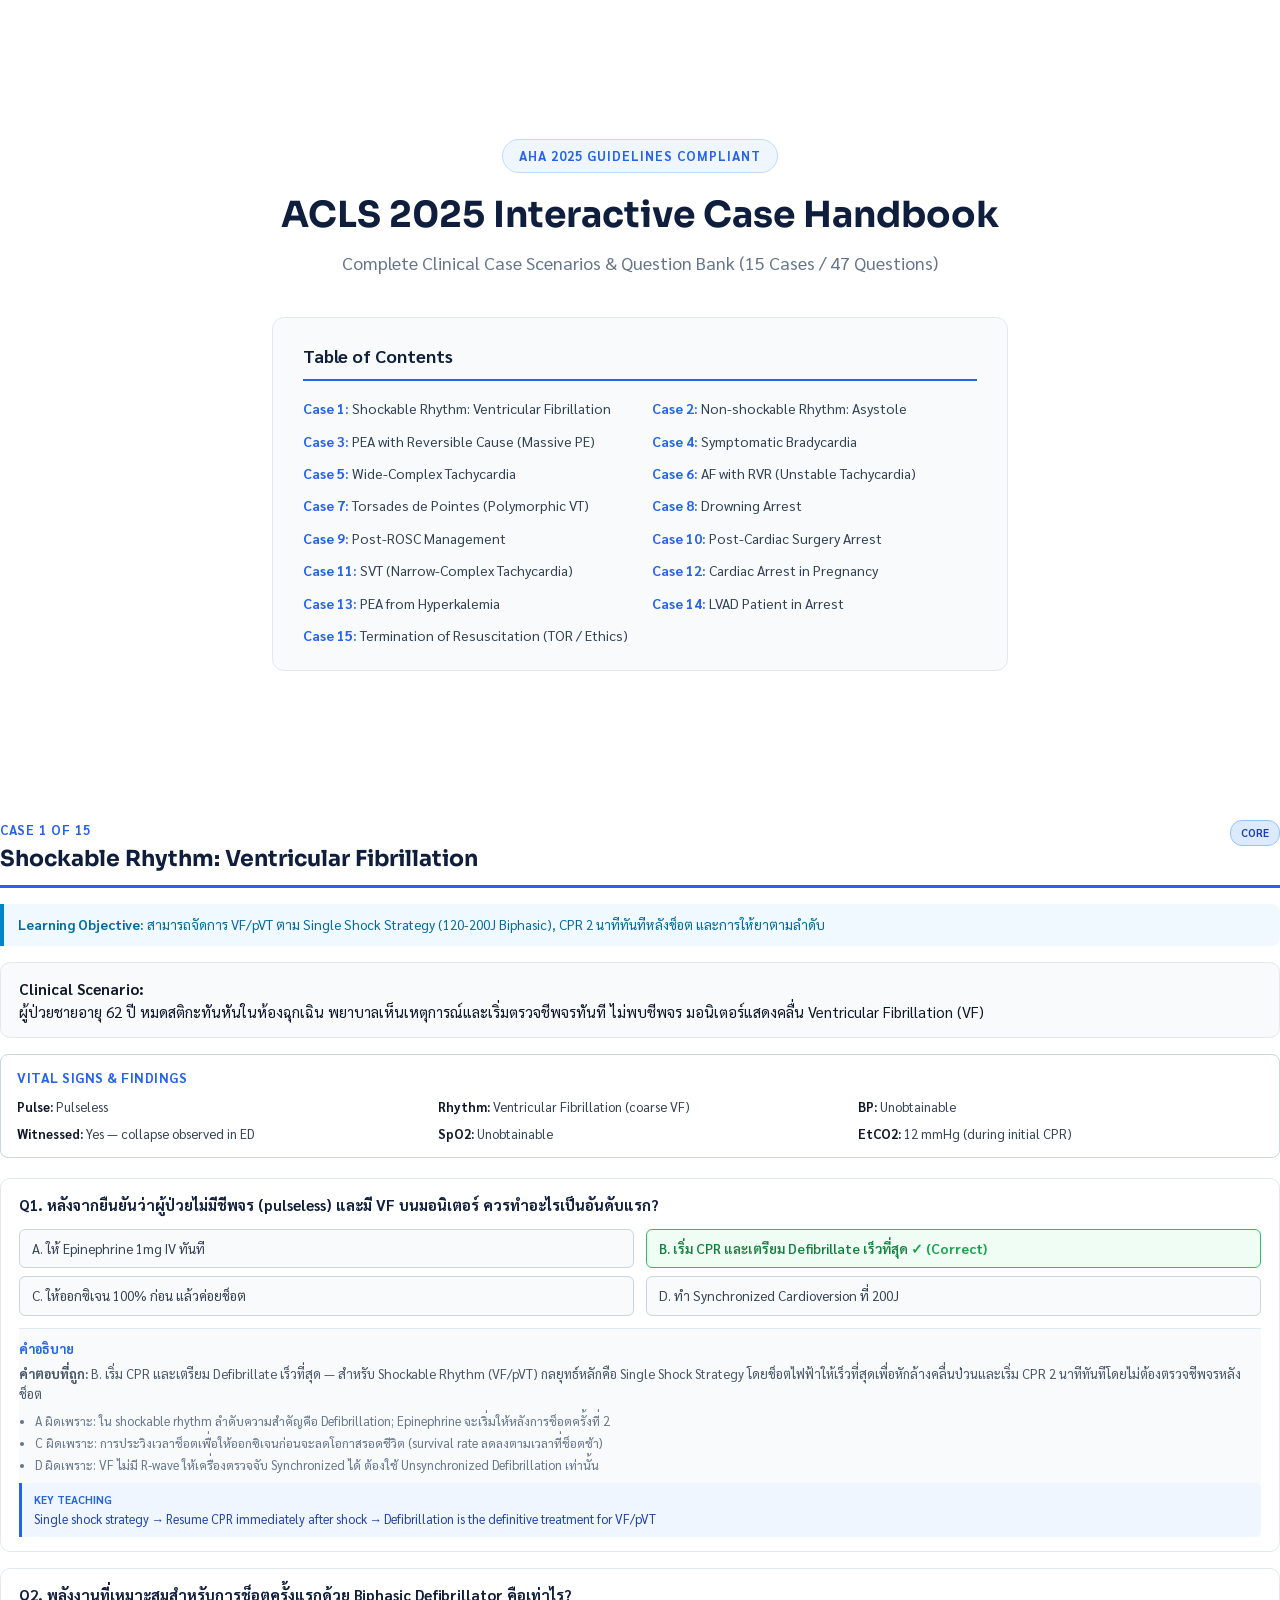
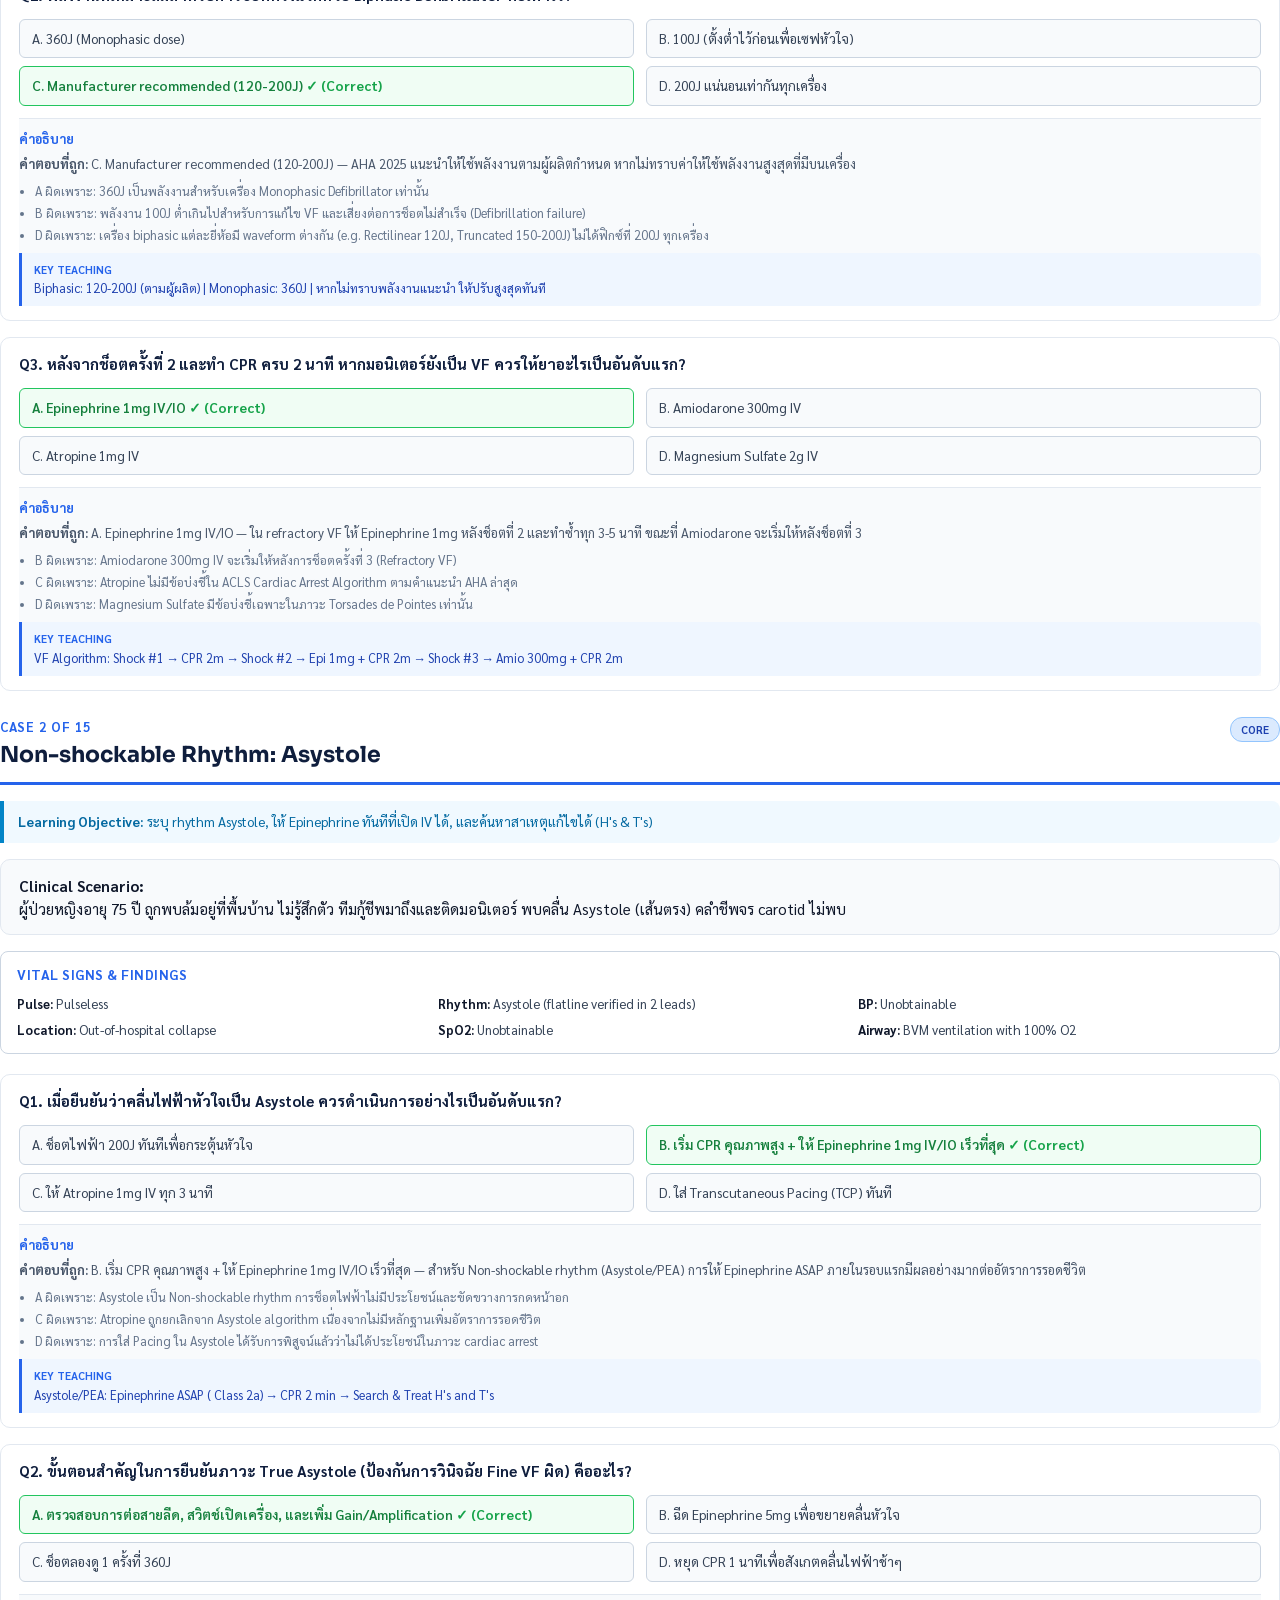
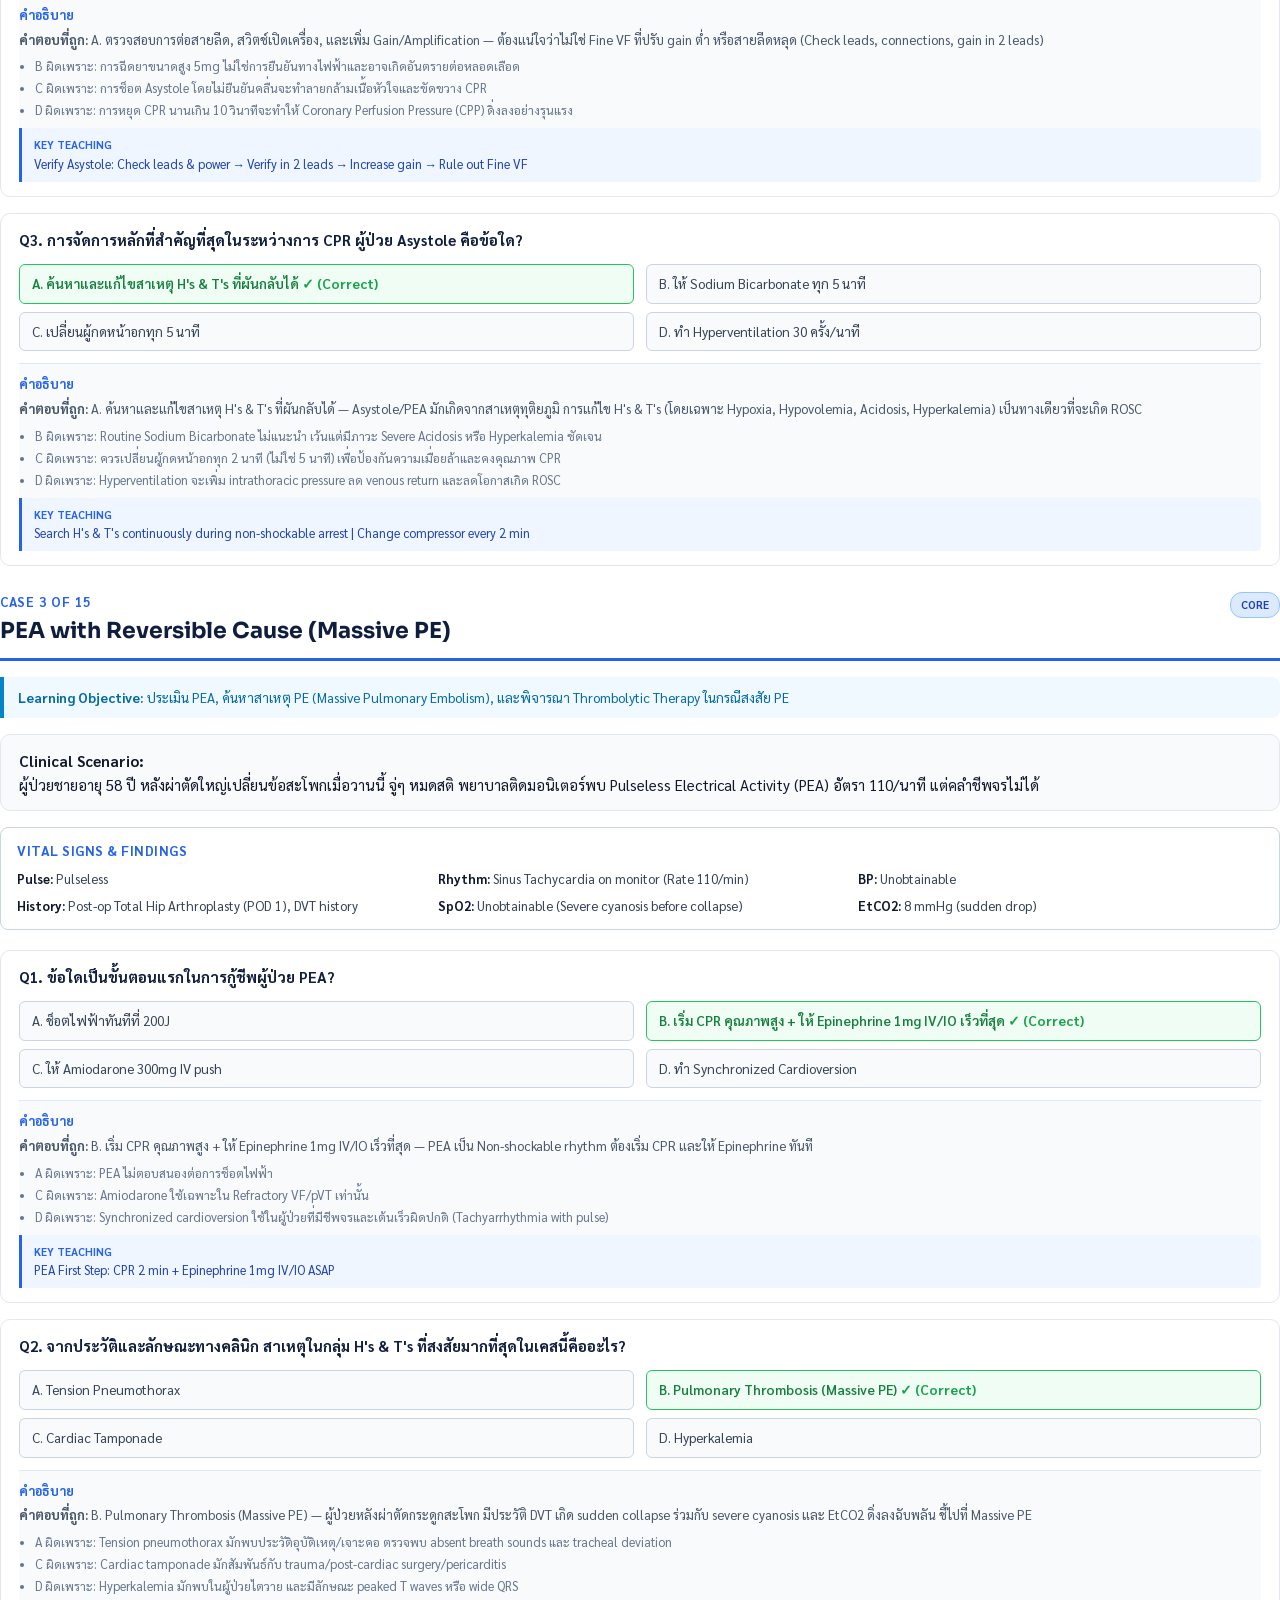
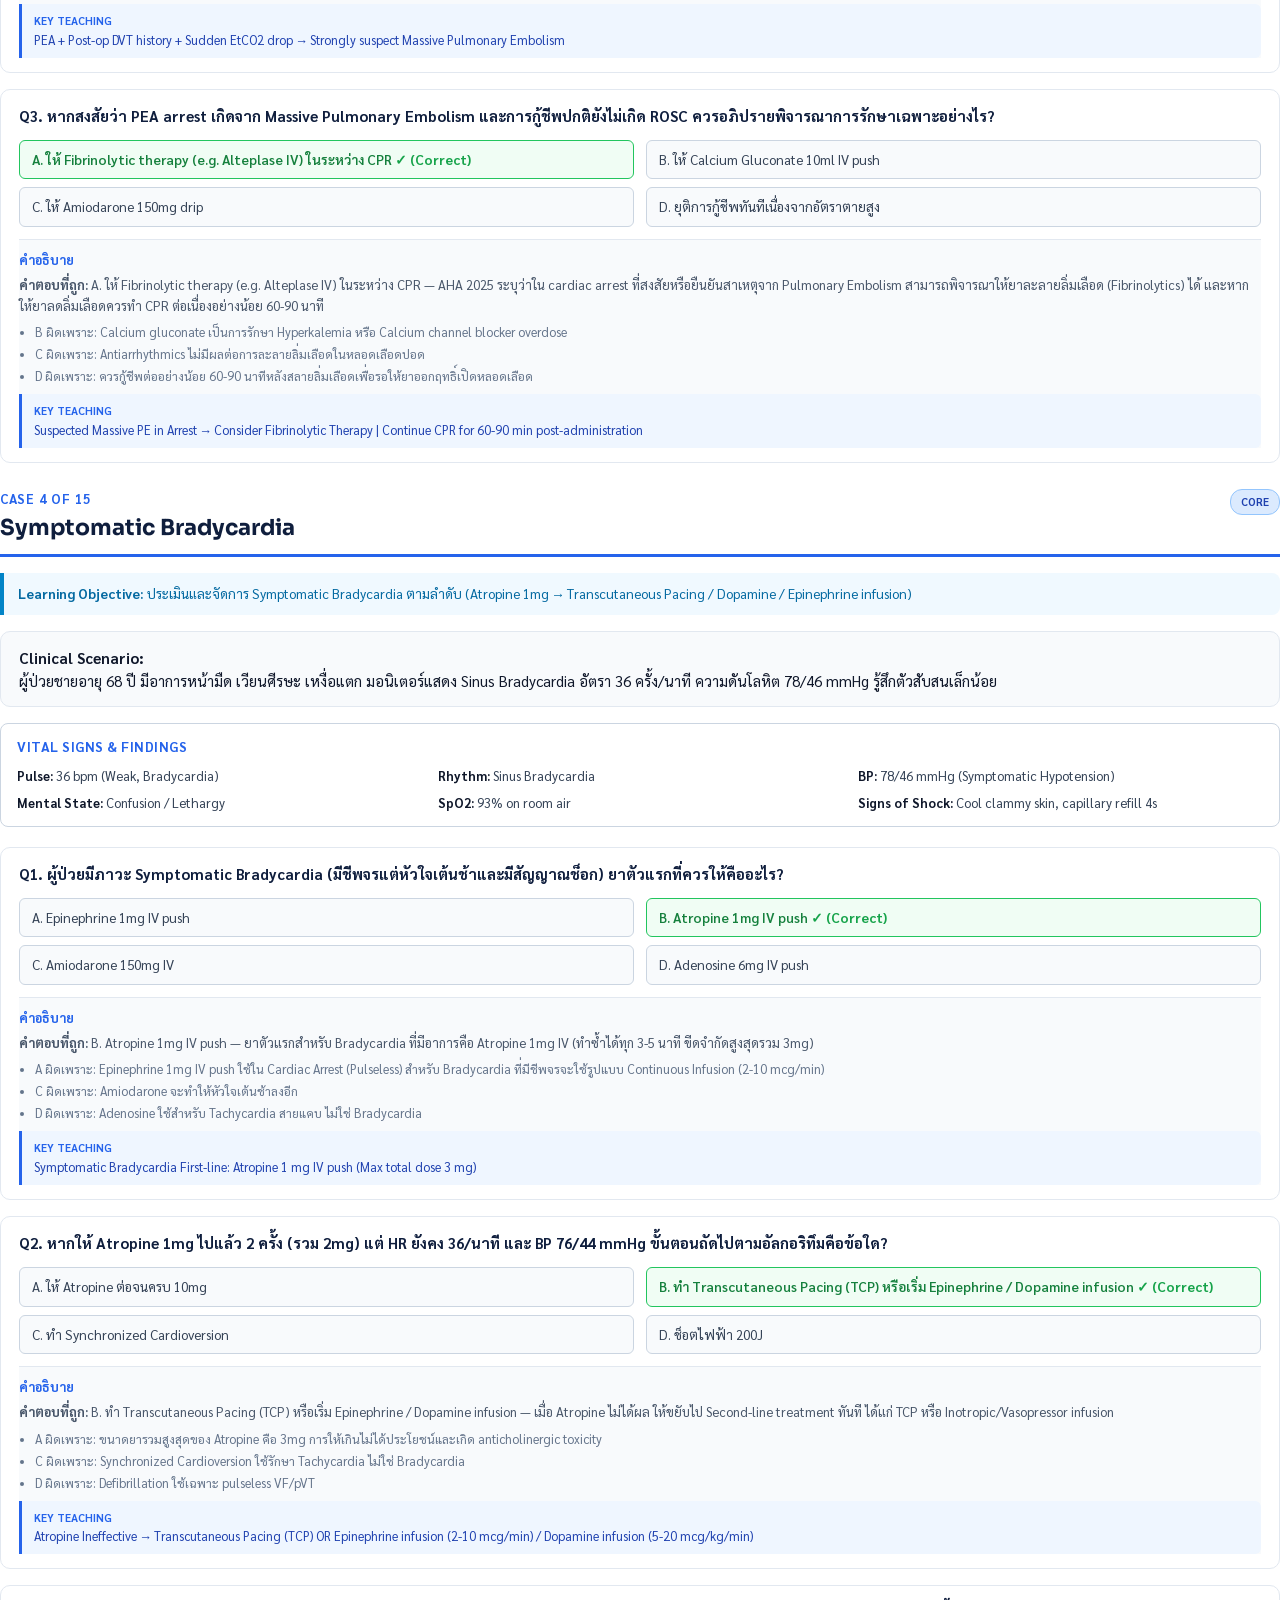
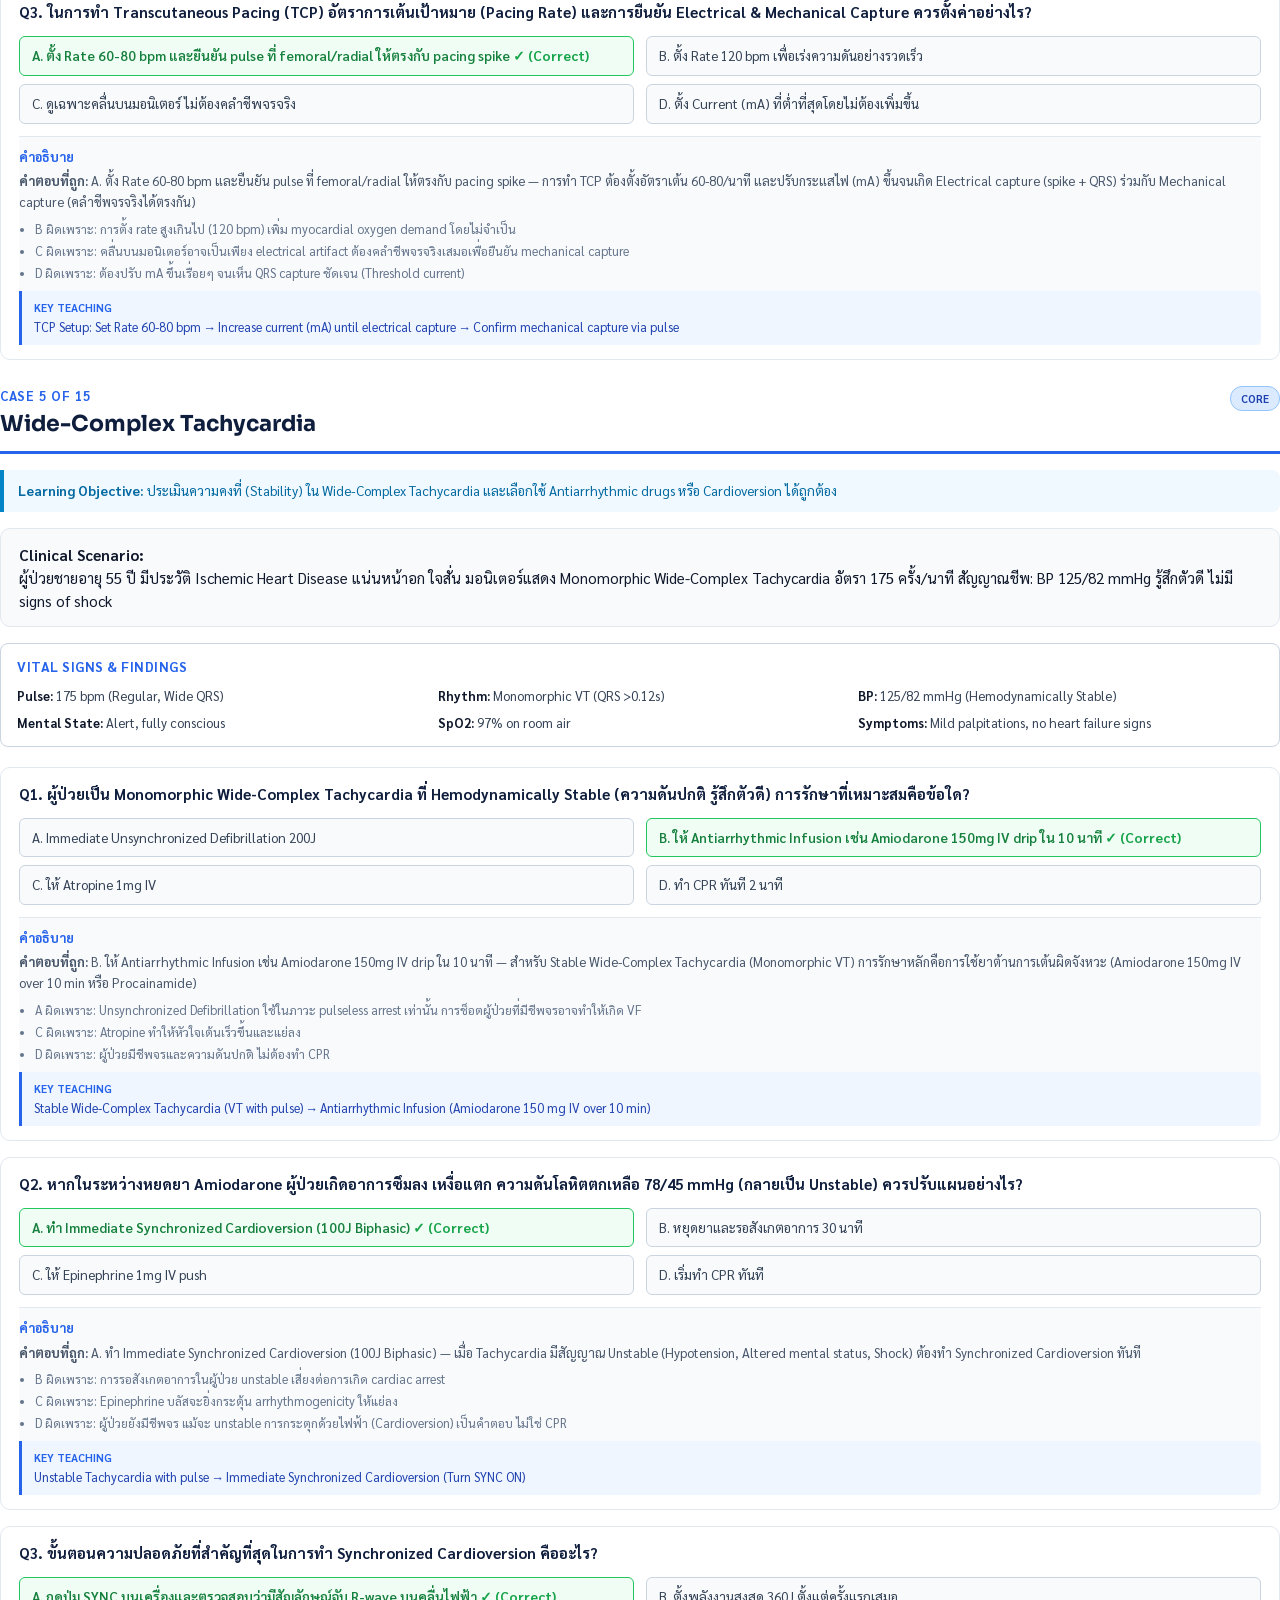
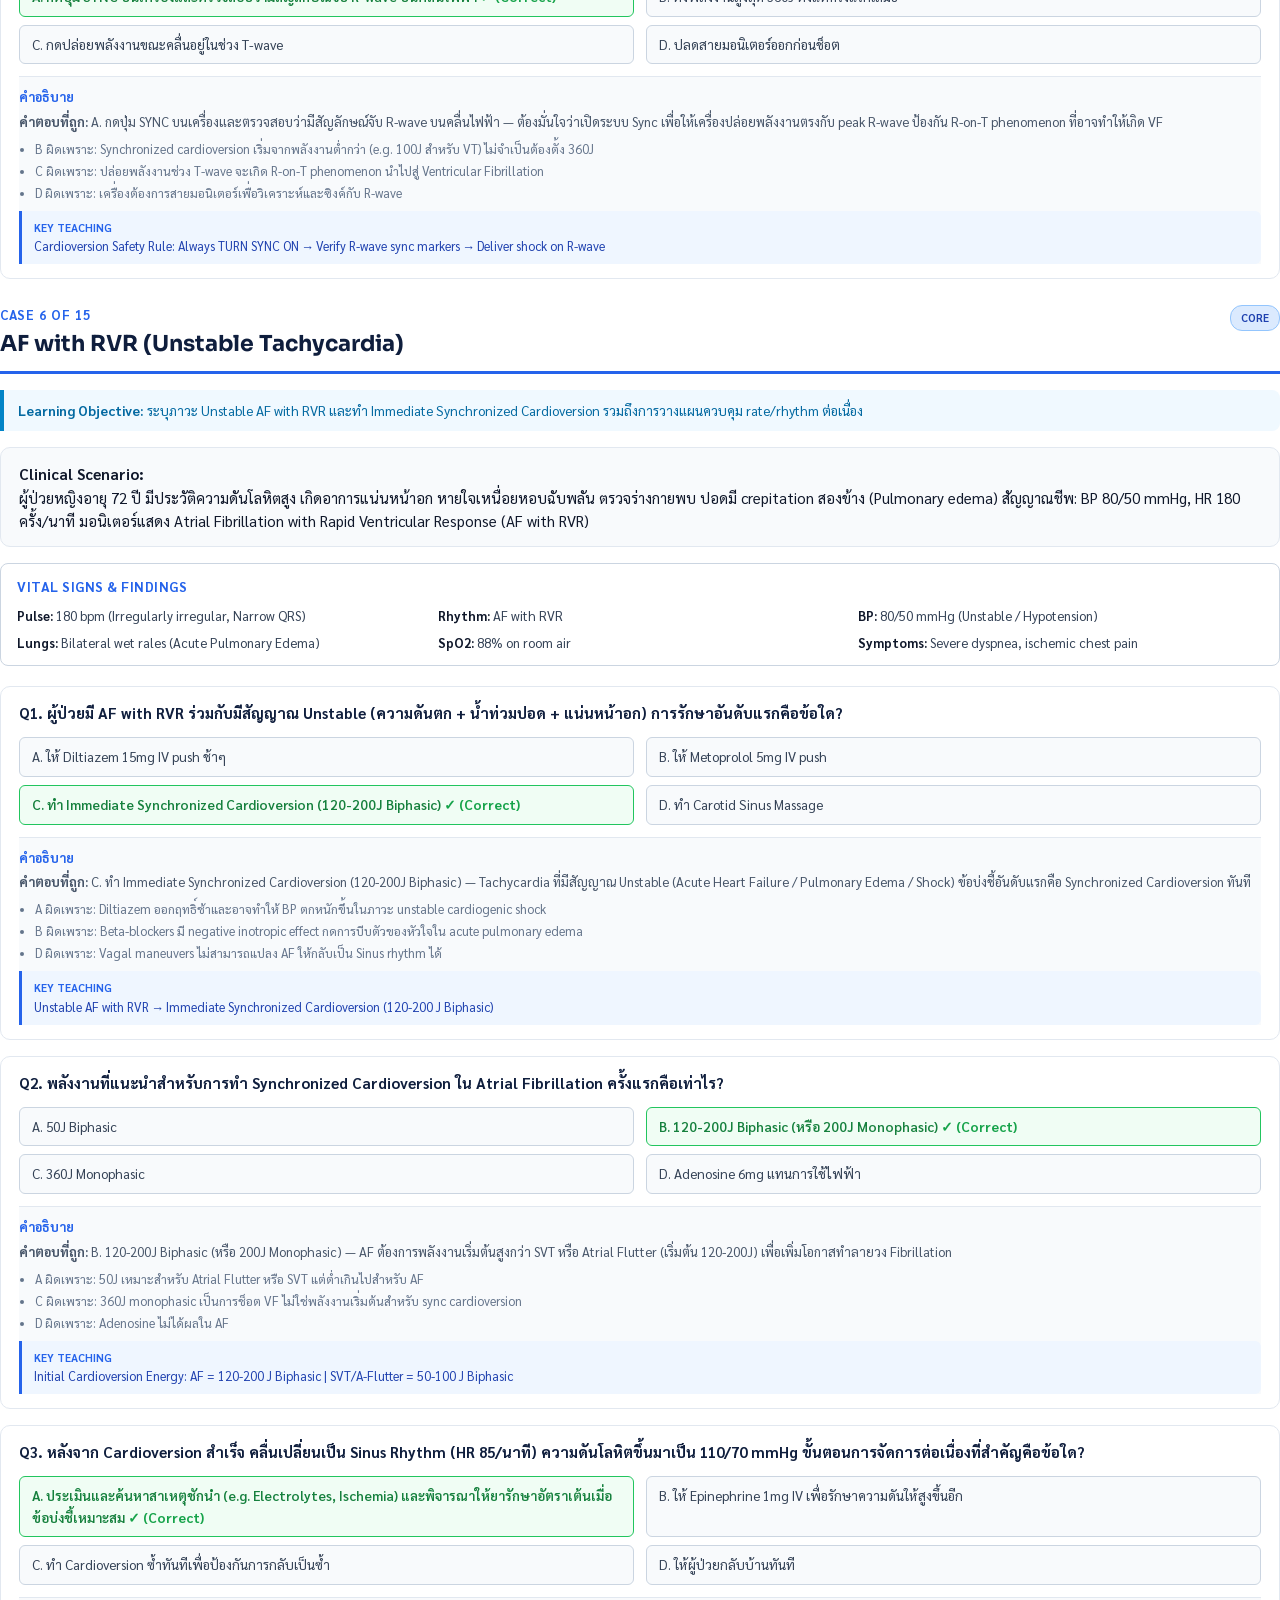
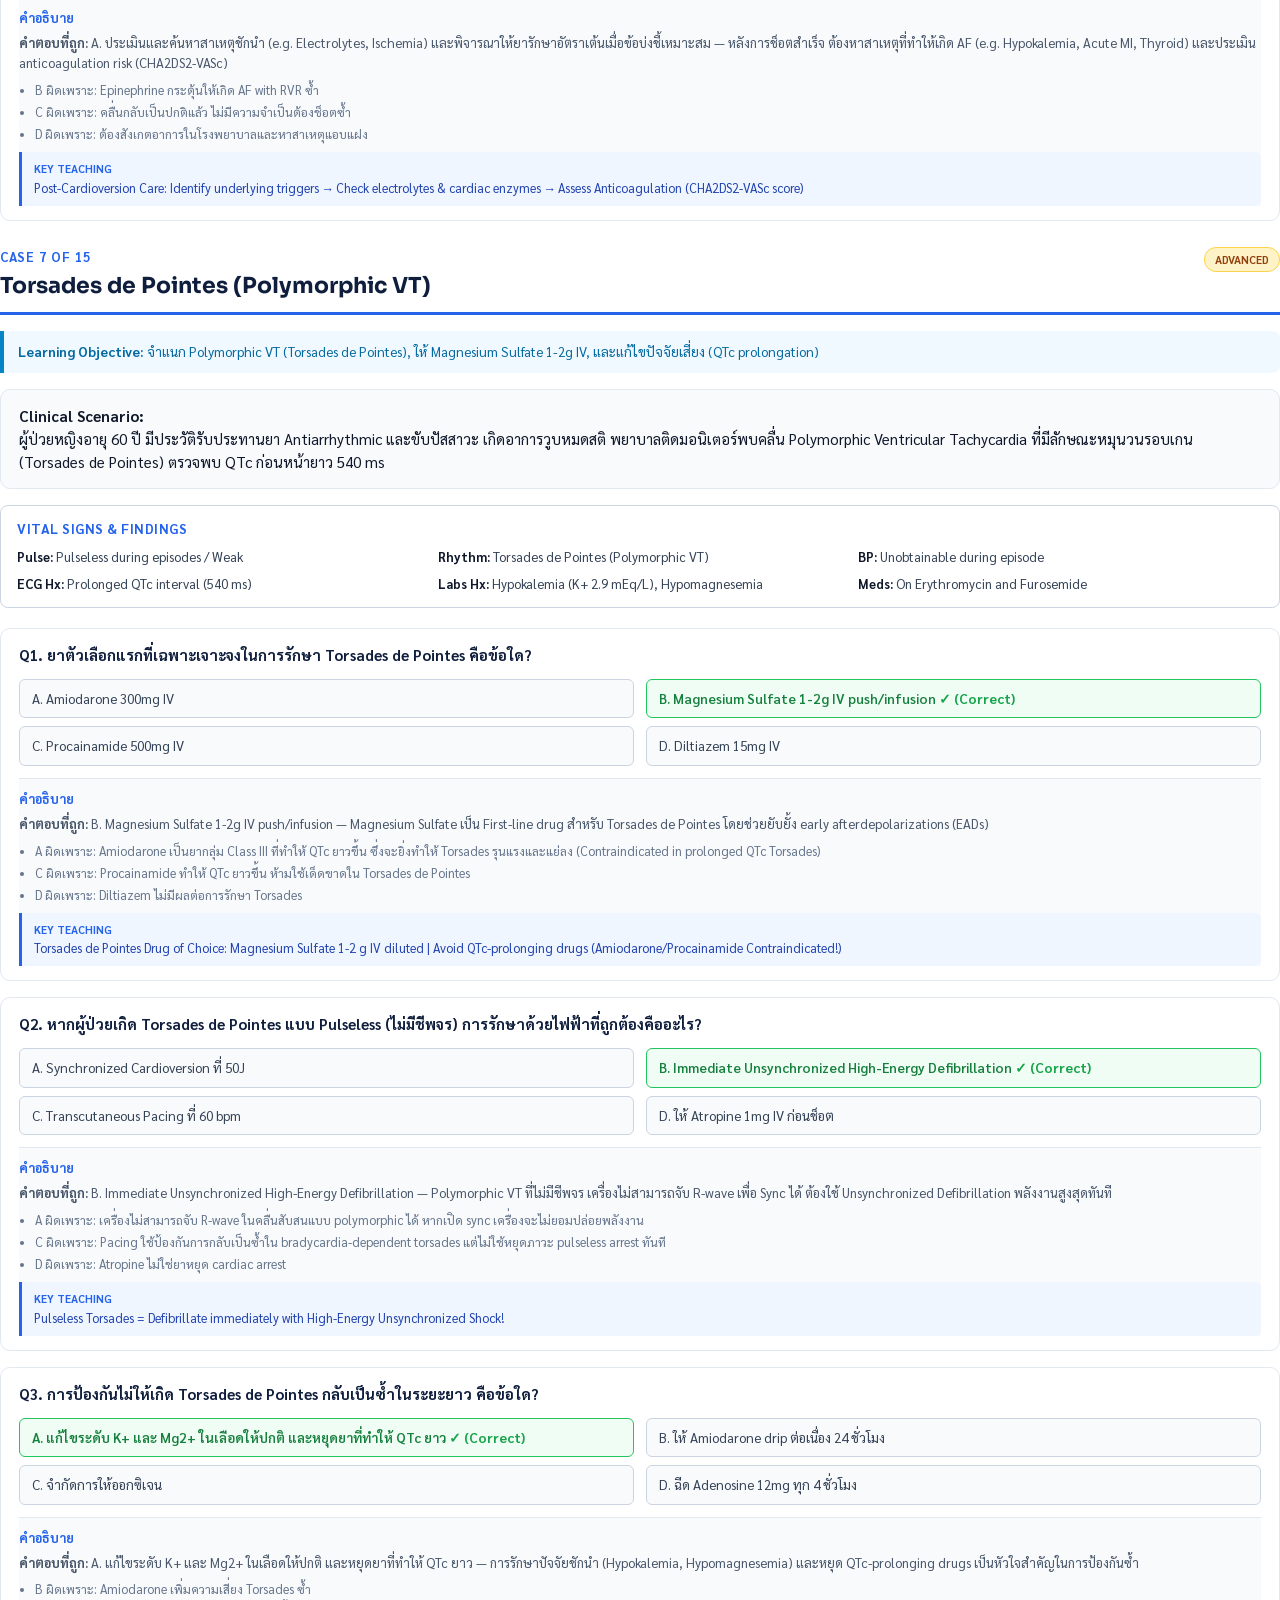
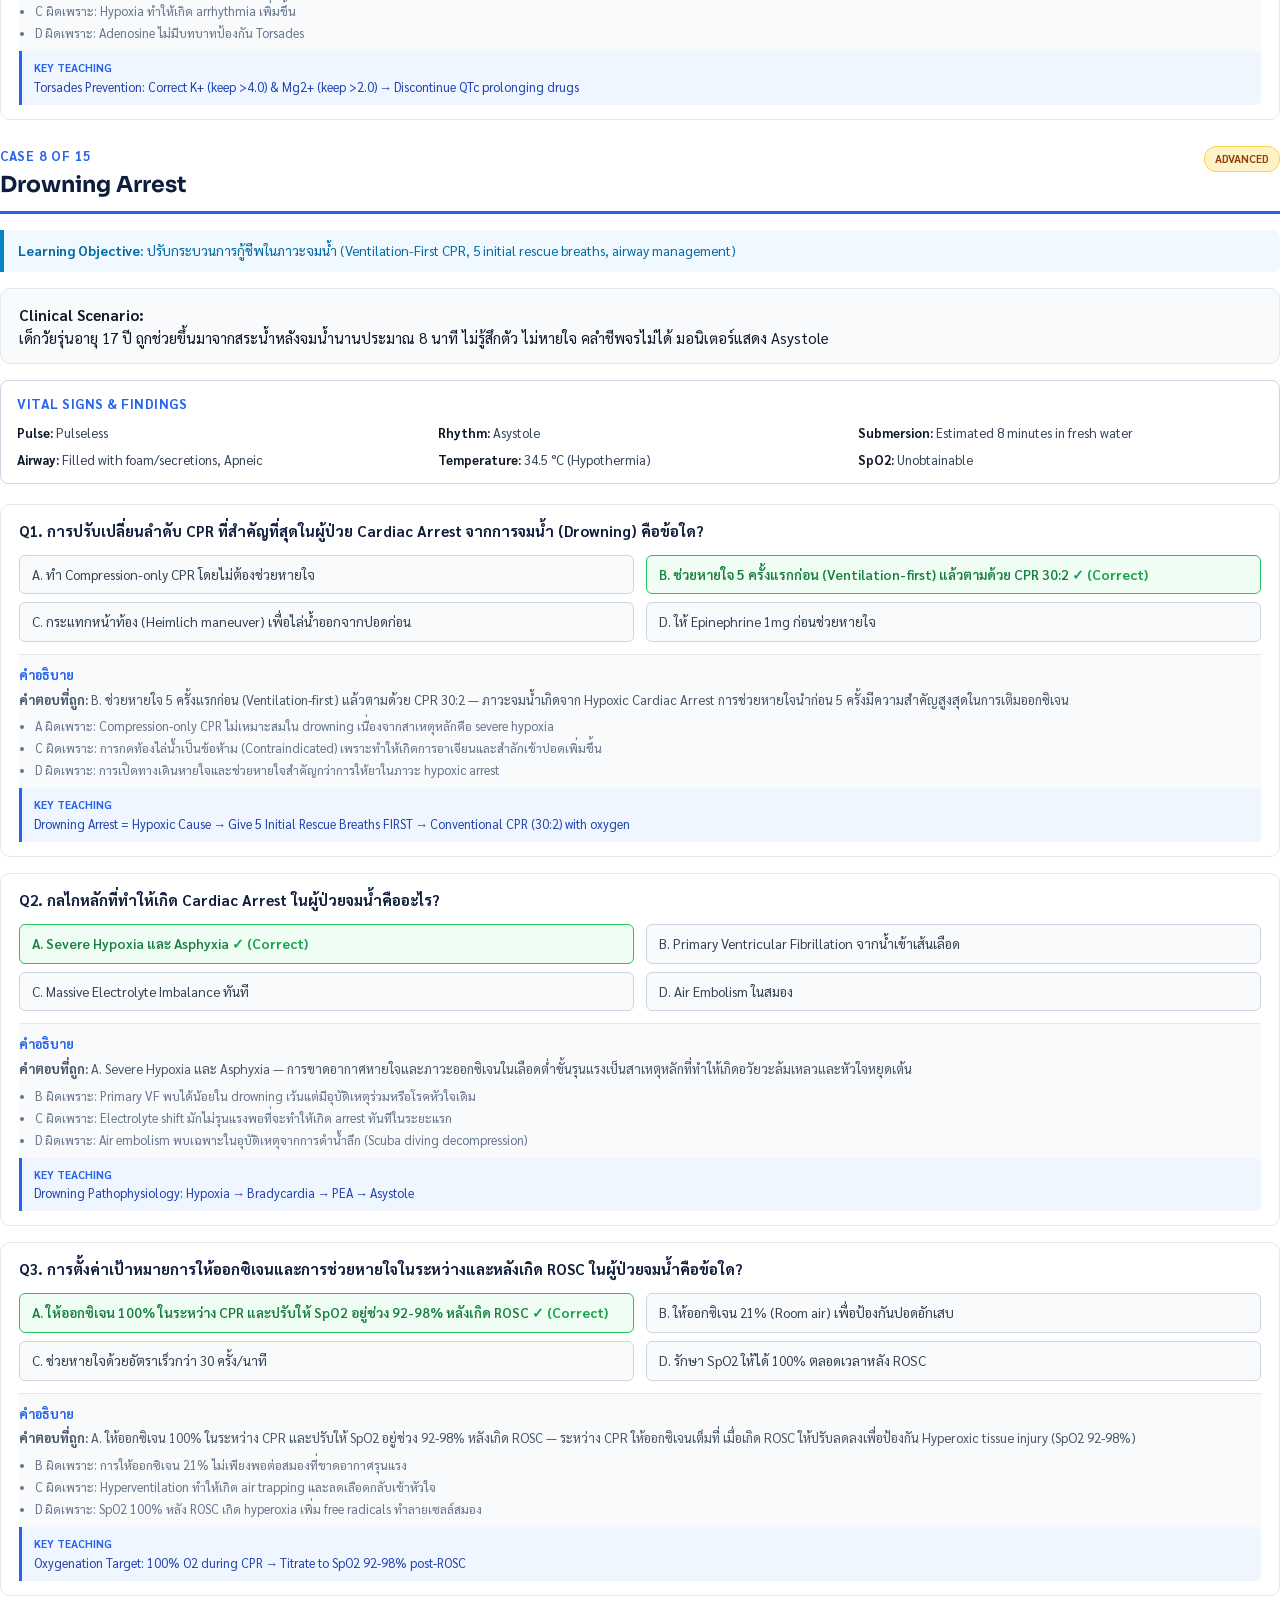
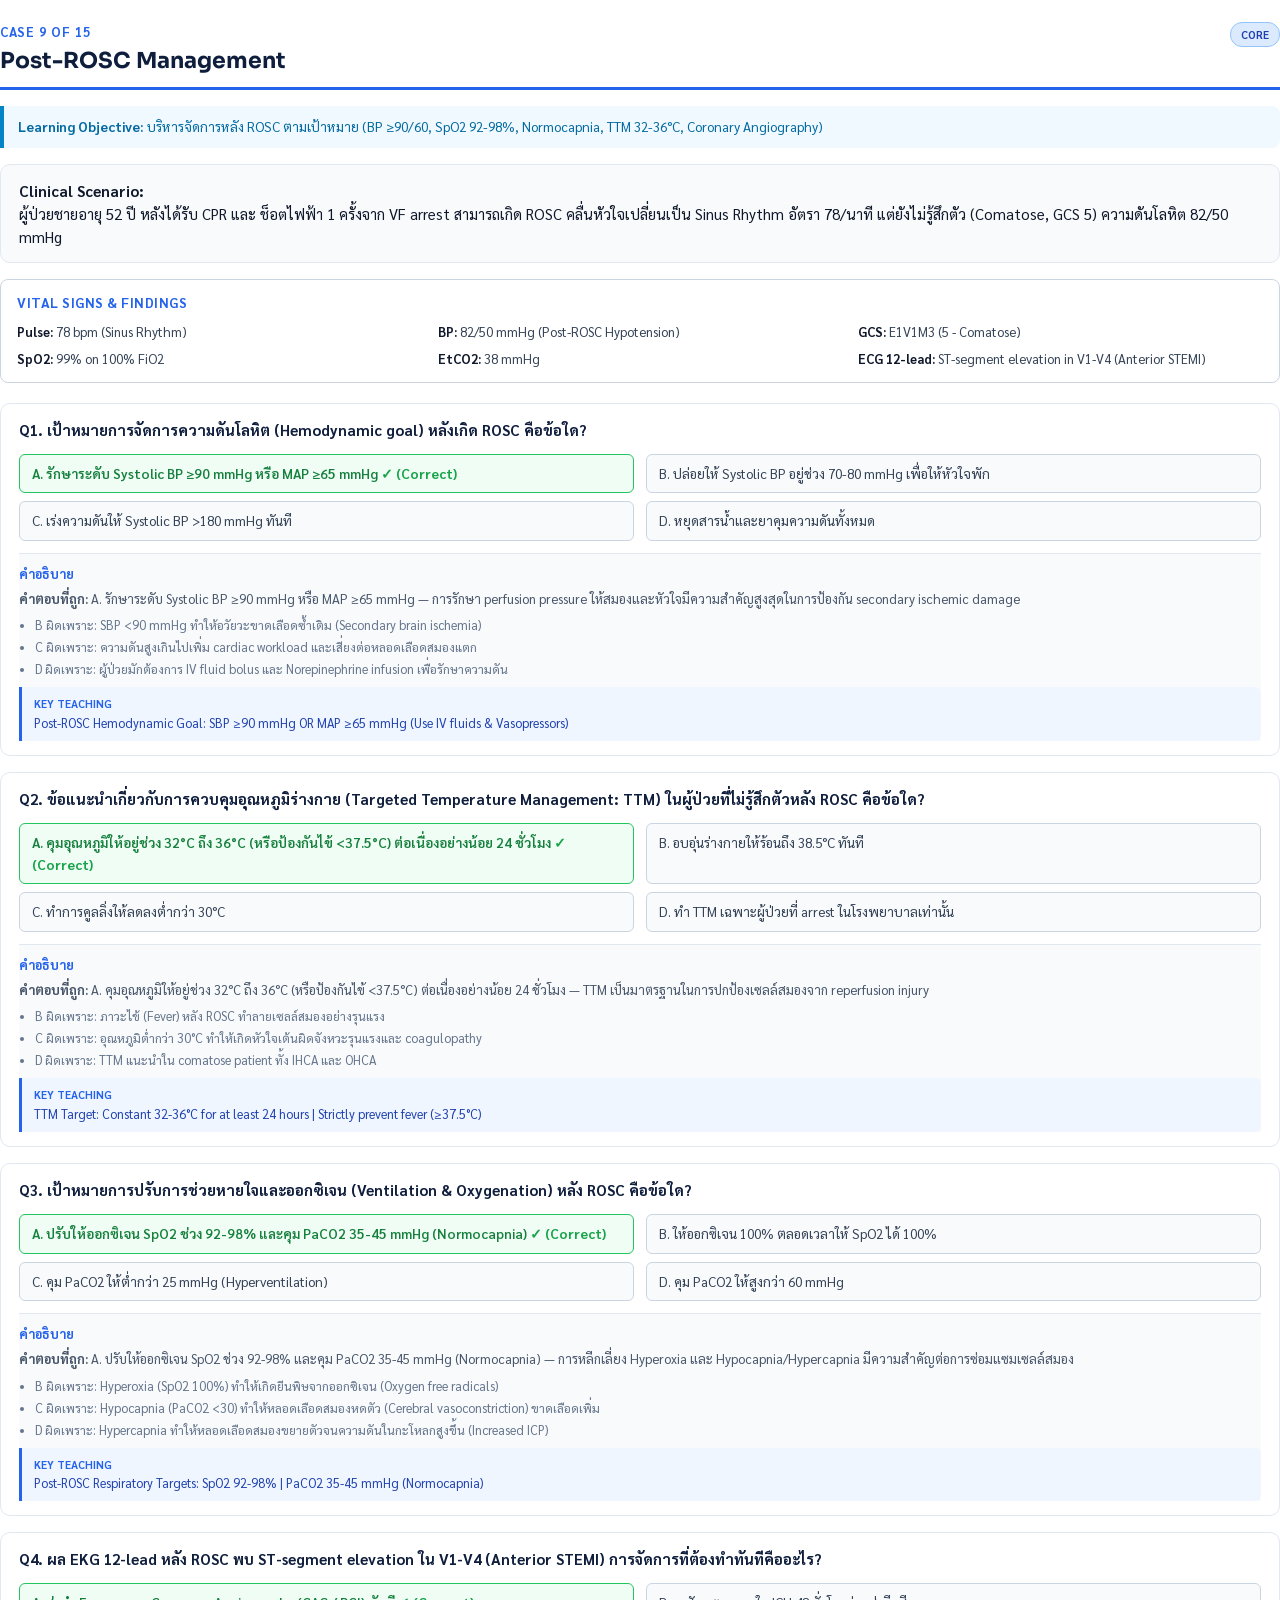
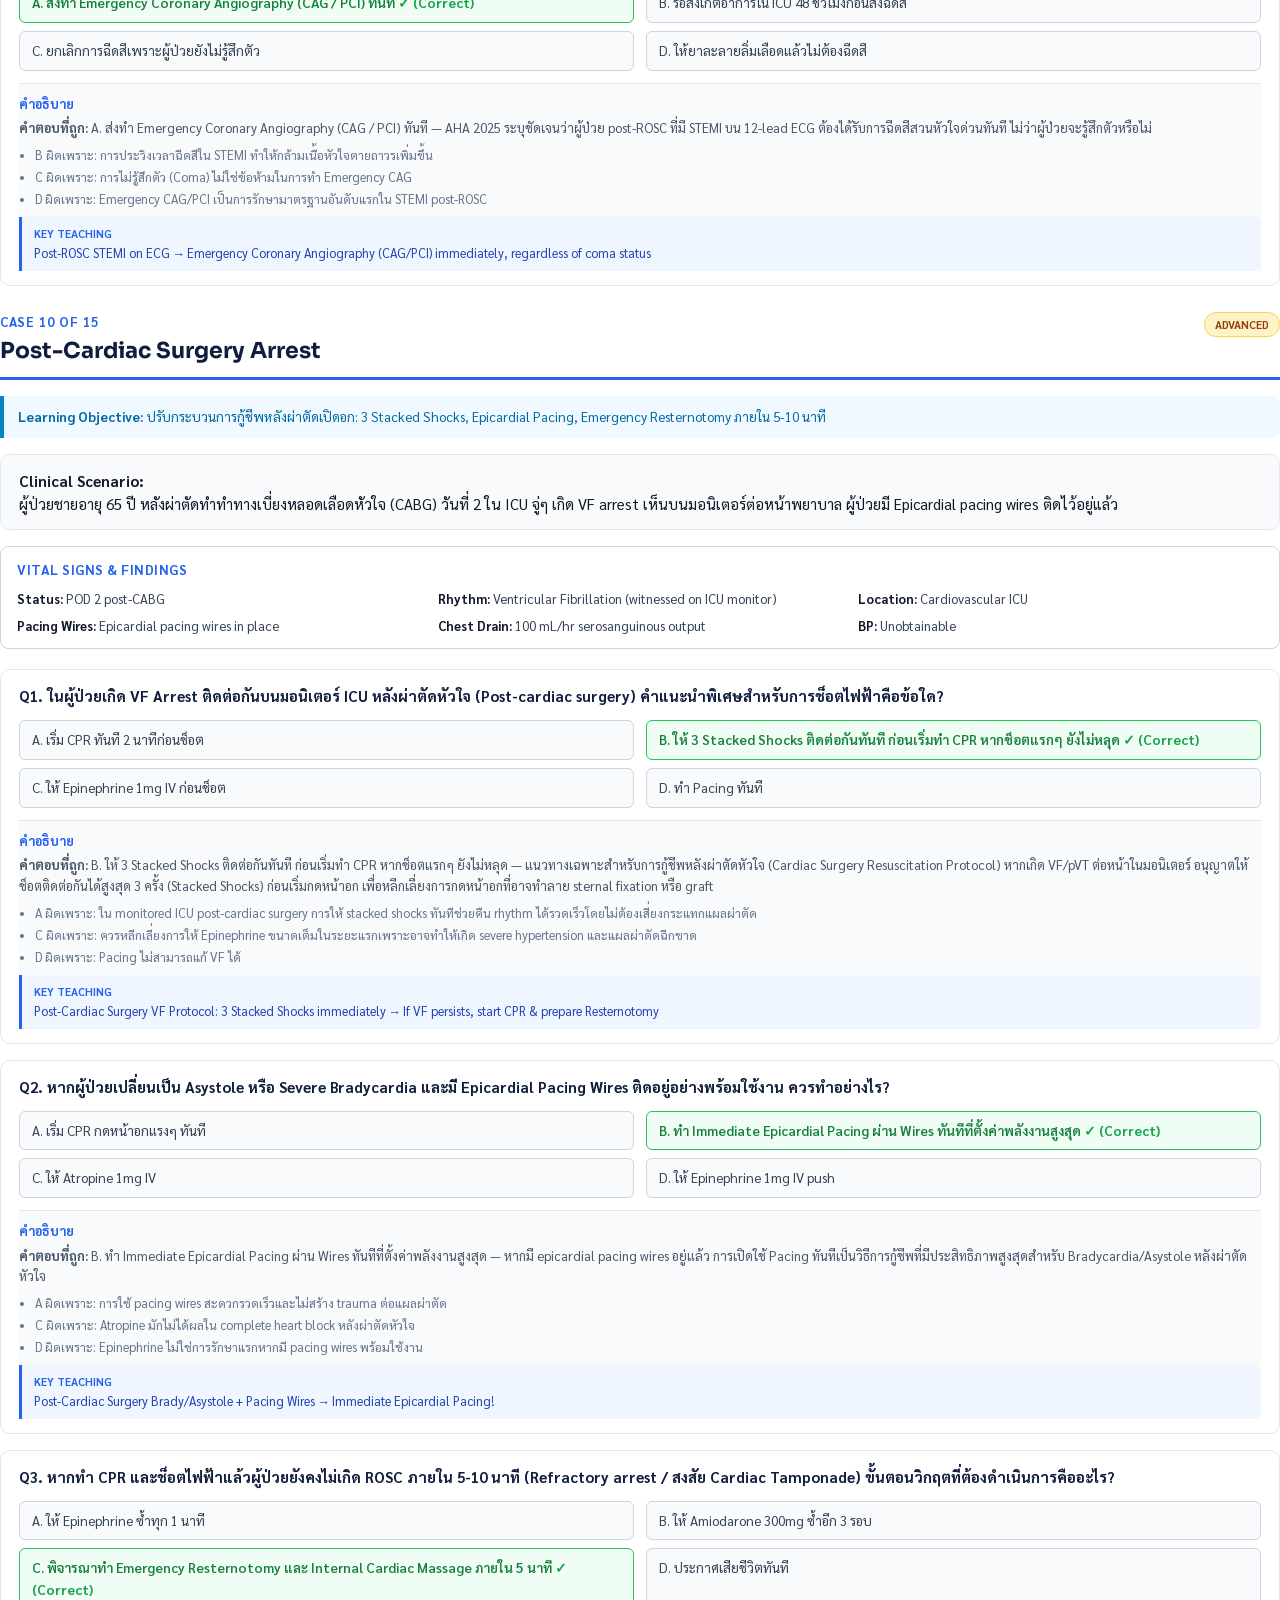
<file: cases/acls-2025-cases-print.html>
<!DOCTYPE html>
<html lang="th">
<head>
  <meta charset="UTF-8">
  <title>ACLS 2025 - Case Scenarios & Question Bank Handbook</title>
  <link rel="preconnect" href="https://fonts.googleapis.com">
  <link rel="preconnect" href="https://fonts.gstatic.com" crossorigin>
  <link href="https://fonts.googleapis.com/css2?family=Sarabun:wght@400;500;600;700&family=Sora:wght@600;700&display=swap" rel="stylesheet">
  <style>
    @page {
      size: A4;
      margin: 15mm 15mm 18mm 15mm;
      @bottom-right {
        content: counter(page);
      }
    }
    *, *::before, *::after { box-sizing: border-box; margin: 0; padding: 0; }
    
    body {
      font-family: 'Sarabun', 'Segoe UI', Tahoma, sans-serif;
      color: #1e293b;
      background: #ffffff;
      line-height: 1.6;
      font-size: 14px;
    }

    .cover-page {
      padding: 40px 20px;
      text-align: center;
      page-break-after: always;
      display: flex;
      flex-direction: column;
      justify-content: center;
      min-height: 90vh;
    }

    .cover-badge {
      display: inline-block;
      background: #eff6ff;
      color: #2563eb;
      border: 1px solid #bfdbfe;
      padding: 6px 16px;
      border-radius: 20px;
      font-weight: 700;
      font-size: 13px;
      letter-spacing: 1px;
      margin-bottom: 20px;
    }

    .cover-title {
      font-family: 'Sora', 'Sarabun', sans-serif;
      font-size: 36px;
      font-weight: 700;
      color: #0f1e3d;
      margin-bottom: 12px;
      line-height: 1.2;
    }

    .cover-subtitle {
      font-size: 18px;
      color: #64748b;
      margin-bottom: 40px;
    }

    .toc-box {
      background: #f8fafc;
      border: 1px solid #e2e8f0;
      border-radius: 12px;
      padding: 24px 30px;
      text-align: left;
      max-width: 750px;
      margin: 0 auto;
    }

    .toc-title {
      font-size: 18px;
      font-weight: 700;
      color: #0f1e3d;
      margin-bottom: 16px;
      border-bottom: 2px solid #2563eb;
      padding-bottom: 8px;
    }

    .toc-grid {
      display: grid;
      grid-template-columns: 1fr 1fr;
      gap: 10px 24px;
    }

    .toc-item {
      font-size: 14px;
      color: #334155;
    }
    .toc-item strong {
      color: #2563eb;
    }

    /* CASE SECTION */
    .case-card {
      page-break-after: always;
      padding-top: 10px;
    }

    .case-card:last-child {
      page-break-after: avoid;
    }

    .case-header {
      border-bottom: 3px solid #2563eb;
      padding-bottom: 12px;
      margin-bottom: 16px;
      display: flex;
      justify-content: space-between;
      align-items: flex-start;
    }

    .case-num-title h2 {
      font-family: 'Sora', 'Sarabun', sans-serif;
      font-size: 22px;
      color: #0f1e3d;
      font-weight: 700;
      line-height: 1.3;
    }

    .case-num-title .c-label {
      font-size: 13px;
      font-weight: 700;
      color: #2563eb;
      text-transform: uppercase;
      letter-spacing: 1px;
      margin-bottom: 4px;
    }

    .tag {
      display: inline-block;
      font-size: 11px;
      font-weight: 700;
      padding: 3px 10px;
      border-radius: 12px;
      text-transform: uppercase;
    }
    .tag-core { background: #dbeafe; color: #1e40af; border: 1px solid #93c5fd; }
    .tag-advanced { background: #fef3c7; color: #92400e; border: 1px solid #fcd34d; }

    .objective-box {
      background: #f0f9ff;
      border-left: 4px solid #0284c7;
      padding: 10px 14px;
      border-radius: 0 8px 8px 0;
      margin-bottom: 16px;
      font-size: 13.5px;
      color: #0369a1;
    }

    .scenario-box {
      background: #f8fafc;
      border: 1px solid #e2e8f0;
      border-radius: 10px;
      padding: 14px 18px;
      margin-bottom: 16px;
      font-size: 15px;
      line-height: 1.55;
      color: #0f172a;
    }

    .vitals-box {
      background: #fff;
      border: 1px solid #cbd5e1;
      border-radius: 8px;
      padding: 12px 16px;
      margin-bottom: 20px;
    }
    .vitals-box h4 {
      font-size: 13.5px;
      color: #2563eb;
      margin-bottom: 8px;
      text-transform: uppercase;
      letter-spacing: 0.5px;
    }
    .vitals-box ul {
      list-style: none;
      display: grid;
      grid-template-columns: repeat(3, 1fr);
      gap: 6px 16px;
    }
    .vitals-box li {
      font-size: 13px;
      color: #334155;
    }
    .vitals-box li strong { color: #0f172a; }

    /* QUESTION ITEM */
    .question-block {
      background: #ffffff;
      border: 1px solid #e2e8f0;
      border-radius: 10px;
      padding: 14px 18px;
      margin-bottom: 16px;
      page-break-inside: avoid;
    }

    .q-title {
      font-size: 15px;
      font-weight: 700;
      color: #0f1e3d;
      margin-bottom: 12px;
    }

    .options-list {
      display: grid;
      grid-template-columns: 1fr 1fr;
      gap: 8px 12px;
      margin-bottom: 12px;
    }

    .opt-item {
      padding: 8px 12px;
      border-radius: 6px;
      border: 1px solid #cbd5e1;
      font-size: 13.5px;
      color: #334155;
      background: #f8fafc;
    }

    .opt-item.correct {
      background: #f0fdf4;
      border-color: #22c55e;
      color: #15803d;
      font-weight: 600;
    }
    .opt-item.correct::after {
      content: " ✓ (Correct)";
      color: #16a34a;
      font-weight: 700;
    }

    .exp-box {
      background: #f8fafc;
      border-top: 1px solid #e2e8f0;
      padding-top: 10px;
      margin-top: 8px;
      font-size: 13px;
      color: #475569;
    }

    .exp-box h4 {
      font-size: 13px;
      color: #2563eb;
      margin-bottom: 4px;
    }

    .distractor-notes {
      margin-top: 6px;
      padding-left: 16px;
    }
    .distractor-notes li {
      font-size: 12.5px;
      color: #64748b;
      margin-bottom: 2px;
    }

    .key-teaching {
      background: #eff6ff;
      border-left: 3px solid #2563eb;
      padding: 8px 12px;
      border-radius: 0 6px 6px 0;
      margin-top: 8px;
      font-size: 12.5px;
      color: #1e40af;
    }
    .key-teaching strong { display: block; font-size: 11px; text-transform: uppercase; color: #2563eb; }
  </style>
</head>
<body>

  <!-- COVER PAGE -->
  <div class="cover-page">
    <div>
      <span class="cover-badge">AHA 2025 GUIDELINES COMPLIANT</span>
      <h1 class="cover-title">ACLS 2025 Interactive Case Handbook</h1>
      <p class="cover-subtitle">Complete Clinical Case Scenarios & Question Bank (15 Cases / 47 Questions)</p>
    </div>
    
    <div class="toc-box">
      <div class="toc-title">Table of Contents</div>
      <div class="toc-grid">

        <div class="toc-item"><strong>Case 1:</strong> Shockable Rhythm: Ventricular Fibrillation</div>
        <div class="toc-item"><strong>Case 2:</strong> Non-shockable Rhythm: Asystole</div>
        <div class="toc-item"><strong>Case 3:</strong> PEA with Reversible Cause (Massive PE)</div>
        <div class="toc-item"><strong>Case 4:</strong> Symptomatic Bradycardia</div>
        <div class="toc-item"><strong>Case 5:</strong> Wide-Complex Tachycardia</div>
        <div class="toc-item"><strong>Case 6:</strong> AF with RVR (Unstable Tachycardia)</div>
        <div class="toc-item"><strong>Case 7:</strong> Torsades de Pointes (Polymorphic VT)</div>
        <div class="toc-item"><strong>Case 8:</strong> Drowning Arrest</div>
        <div class="toc-item"><strong>Case 9:</strong> Post-ROSC Management</div>
        <div class="toc-item"><strong>Case 10:</strong> Post-Cardiac Surgery Arrest</div>
        <div class="toc-item"><strong>Case 11:</strong> SVT (Narrow-Complex Tachycardia)</div>
        <div class="toc-item"><strong>Case 12:</strong> Cardiac Arrest in Pregnancy</div>
        <div class="toc-item"><strong>Case 13:</strong> PEA from Hyperkalemia</div>
        <div class="toc-item"><strong>Case 14:</strong> LVAD Patient in Arrest</div>
        <div class="toc-item"><strong>Case 15:</strong> Termination of Resuscitation (TOR / Ethics)</div>
      </div>
    </div>
  </div>

  <!-- CASES DATA -->

  <div class="case-card">
    <div class="case-header">
      <div class="case-num-title">
        <div class="c-label">Case 1 of 15</div>
        <h2>Shockable Rhythm: Ventricular Fibrillation</h2>
      </div>
      <div><span class="tag tag-core">Core</span></div>
    </div>

    <div class="objective-box"><strong>Learning Objective:</strong> สามารถจัดการ VF/pVT ตาม Single Shock Strategy (120-200J Biphasic), CPR 2 นาทีทันทีหลังช็อต และการให้ยาตามลำดับ</div>

    <div class="scenario-box">
      <strong>Clinical Scenario:</strong><br>
      ผู้ป่วยชายอายุ 62 ปี หมดสติกะทันหันในห้องฉุกเฉิน พยาบาลเห็นเหตุการณ์และเริ่มตรวจชีพจรทันที ไม่พบชีพจร มอนิเตอร์แสดงคลื่น Ventricular Fibrillation (VF)
    </div>

    <div class="vitals-box"><h4>Vital Signs & Findings</h4>
          <ul>
            <li><strong>Pulse:</strong> Pulseless</li><li><strong>Rhythm:</strong> Ventricular Fibrillation (coarse VF)</li><li><strong>BP:</strong> Unobtainable</li><li><strong>Witnessed:</strong> Yes — collapse observed in ED</li><li><strong>SpO2:</strong> Unobtainable</li><li><strong>EtCO2:</strong> 12 mmHg (during initial CPR)</li>
          </ul></div>

    <div class="questions-section">

      <div class="question-block">
        <div class="q-title">Q1. หลังจากยืนยันว่าผู้ป่วยไม่มีชีพจร (pulseless) และมี VF บนมอนิเตอร์ ควรทำอะไรเป็นอันดับแรก?</div>
        <div class="options-list">

          <div class="opt-item">A. ให้ Epinephrine 1mg IV ทันที</div>
          <div class="opt-item correct">B. เริ่ม CPR และเตรียม Defibrillate เร็วที่สุด</div>
          <div class="opt-item">C. ให้ออกซิเจน 100% ก่อน แล้วค่อยช็อต</div>
          <div class="opt-item">D. ทำ Synchronized Cardioversion ที่ 200J</div>
        </div>
        <div class="exp-box"><h4>คำอธิบาย</h4>
          <p><strong>คำตอบที่ถูก:</strong> B. เริ่ม CPR และเตรียม Defibrillate เร็วที่สุด — สำหรับ Shockable Rhythm (VF/pVT) กลยุทธ์หลักคือ Single Shock Strategy โดยช็อตไฟฟ้าให้เร็วที่สุดเพื่อหักล้างคลื่นป่วนและเริ่ม CPR 2 นาทีทันทีโดยไม่ต้องตรวจชีพจรหลังช็อต</p>
          <ul class="distractor-notes">
            <li>A ผิดเพราะ: ใน shockable rhythm ลำดับความสำคัญคือ Defibrillation; Epinephrine จะเริ่มให้หลังการช็อตครั้งที่ 2</li><li>C ผิดเพราะ: การประวิงเวลาช็อตเพื่อให้ออกซิเจนก่อนจะลดโอกาสรอดชีวิต (survival rate ลดลงตามเวลาที่ช็อตช้า)</li><li>D ผิดเพราะ: VF ไม่มี R-wave ให้เครื่องตรวจจับ Synchronized ได้ ต้องใช้ Unsynchronized Defibrillation เท่านั้น</li>
          </ul>
          <div class="key-teaching">
            <strong>Key Teaching</strong>
            <p>Single shock strategy → Resume CPR immediately after shock → Defibrillation is the definitive treatment for VF/pVT</p>
          </div></div>
      </div>

      <div class="question-block">
        <div class="q-title">Q2. พลังงานที่เหมาะสมสำหรับการช็อตครั้งแรกด้วย Biphasic Defibrillator คือเท่าไร?</div>
        <div class="options-list">

          <div class="opt-item">A. 360J (Monophasic dose)</div>
          <div class="opt-item">B. 100J (ตั้งต่ำไว้ก่อนเพื่อเซฟหัวใจ)</div>
          <div class="opt-item correct">C. Manufacturer recommended (120-200J)</div>
          <div class="opt-item">D. 200J แน่นอนเท่ากันทุกเครื่อง</div>
        </div>
        <div class="exp-box"><h4>คำอธิบาย</h4>
          <p><strong>คำตอบที่ถูก:</strong> C. Manufacturer recommended (120-200J) — AHA 2025 แนะนำให้ใช้พลังงานตามผู้ผลิตกำหนด หากไม่ทราบค่าให้ใช้พลังงานสูงสุดที่มีบนเครื่อง</p>
          <ul class="distractor-notes">
            <li>A ผิดเพราะ: 360J เป็นพลังงานสำหรับเครื่อง Monophasic Defibrillator เท่านั้น</li><li>B ผิดเพราะ: พลังงาน 100J ต่ำเกินไปสำหรับการแก้ไข VF และเสี่ยงต่อการช็อตไม่สำเร็จ (Defibrillation failure)</li><li>D ผิดเพราะ: เครื่อง biphasic แต่ละยี่ห้อมี waveform ต่างกัน (e.g. Rectilinear 120J, Truncated 150-200J) ไม่ได้ฟิกซ์ที่ 200J ทุกเครื่อง</li>
          </ul>
          <div class="key-teaching">
            <strong>Key Teaching</strong>
            <p>Biphasic: 120-200J (ตามผู้ผลิต) | Monophasic: 360J | หากไม่ทราบพลังงานแนะนำ ให้ปรับสูงสุดทันที</p>
          </div></div>
      </div>

      <div class="question-block">
        <div class="q-title">Q3. หลังจากช็อตครั้งที่ 2 และทำ CPR ครบ 2 นาที หากมอนิเตอร์ยังเป็น VF ควรให้ยาอะไรเป็นอันดับแรก?</div>
        <div class="options-list">

          <div class="opt-item correct">A. Epinephrine 1mg IV/IO</div>
          <div class="opt-item">B. Amiodarone 300mg IV</div>
          <div class="opt-item">C. Atropine 1mg IV</div>
          <div class="opt-item">D. Magnesium Sulfate 2g IV</div>
        </div>
        <div class="exp-box"><h4>คำอธิบาย</h4>
          <p><strong>คำตอบที่ถูก:</strong> A. Epinephrine 1mg IV/IO — ใน refractory VF ให้ Epinephrine 1mg หลังช็อตที่ 2 และทำซ้ำทุก 3-5 นาที ขณะที่ Amiodarone จะเริ่มให้หลังช็อตที่ 3</p>
          <ul class="distractor-notes">
            <li>B ผิดเพราะ: Amiodarone 300mg IV จะเริ่มให้หลังการช็อตครั้งที่ 3 (Refractory VF)</li><li>C ผิดเพราะ: Atropine ไม่มีข้อบ่งชี้ใน ACLS Cardiac Arrest Algorithm ตามคำแนะนำ AHA ล่าสุด</li><li>D ผิดเพราะ: Magnesium Sulfate มีข้อบ่งชี้เฉพาะในภาวะ Torsades de Pointes เท่านั้น</li>
          </ul>
          <div class="key-teaching">
            <strong>Key Teaching</strong>
            <p>VF Algorithm: Shock #1 → CPR 2m → Shock #2 → Epi 1mg + CPR 2m → Shock #3 → Amio 300mg + CPR 2m</p>
          </div></div>
      </div>

    </div>
  </div>

  <div class="case-card">
    <div class="case-header">
      <div class="case-num-title">
        <div class="c-label">Case 2 of 15</div>
        <h2>Non-shockable Rhythm: Asystole</h2>
      </div>
      <div><span class="tag tag-core">Core</span></div>
    </div>

    <div class="objective-box"><strong>Learning Objective:</strong> ระบุ rhythm Asystole, ให้ Epinephrine ทันทีที่เปิด IV ได้, และค้นหาสาเหตุแก้ไขได้ (H's & T's)</div>

    <div class="scenario-box">
      <strong>Clinical Scenario:</strong><br>
      ผู้ป่วยหญิงอายุ 75 ปี ถูกพบล้มอยู่ที่พื้นบ้าน ไม่รู้สึกตัว ทีมกู้ชีพมาถึงและติดมอนิเตอร์ พบคลื่น Asystole (เส้นตรง) คลำชีพจร carotid ไม่พบ
    </div>

    <div class="vitals-box"><h4>Vital Signs & Findings</h4>
          <ul>
            <li><strong>Pulse:</strong> Pulseless</li><li><strong>Rhythm:</strong> Asystole (flatline verified in 2 leads)</li><li><strong>BP:</strong> Unobtainable</li><li><strong>Location:</strong> Out-of-hospital collapse</li><li><strong>SpO2:</strong> Unobtainable</li><li><strong>Airway:</strong> BVM ventilation with 100% O2</li>
          </ul></div>

    <div class="questions-section">

      <div class="question-block">
        <div class="q-title">Q1. เมื่อยืนยันว่าคลื่นไฟฟ้าหัวใจเป็น Asystole ควรดำเนินการอย่างไรเป็นอันดับแรก?</div>
        <div class="options-list">

          <div class="opt-item">A. ช็อตไฟฟ้า 200J ทันทีเพื่อกระตุ้นหัวใจ</div>
          <div class="opt-item correct">B. เริ่ม CPR คุณภาพสูง + ให้ Epinephrine 1mg IV/IO เร็วที่สุด</div>
          <div class="opt-item">C. ให้ Atropine 1mg IV ทุก 3 นาที</div>
          <div class="opt-item">D. ใส่ Transcutaneous Pacing (TCP) ทันที</div>
        </div>
        <div class="exp-box"><h4>คำอธิบาย</h4>
          <p><strong>คำตอบที่ถูก:</strong> B. เริ่ม CPR คุณภาพสูง + ให้ Epinephrine 1mg IV/IO เร็วที่สุด — สำหรับ Non-shockable rhythm (Asystole/PEA) การให้ Epinephrine ASAP ภายในรอบแรกมีผลอย่างมากต่ออัตราการรอดชีวิต</p>
          <ul class="distractor-notes">
            <li>A ผิดเพราะ: Asystole เป็น Non-shockable rhythm การช็อตไฟฟ้าไม่มีประโยชน์และขัดขวางการกดหน้าอก</li><li>C ผิดเพราะ: Atropine ถูกยกเลิกจาก Asystole algorithm เนื่องจากไม่มีหลักฐานเพิ่มอัตราการรอดชีวิต</li><li>D ผิดเพราะ: การใส่ Pacing ใน Asystole ได้รับการพิสูจน์แล้วว่าไม่ได้ประโยชน์ในภาวะ cardiac arrest</li>
          </ul>
          <div class="key-teaching">
            <strong>Key Teaching</strong>
            <p>Asystole/PEA: Epinephrine ASAP ( Class 2a) → CPR 2 min → Search & Treat H's and T's</p>
          </div></div>
      </div>

      <div class="question-block">
        <div class="q-title">Q2. ขั้นตอนสำคัญในการยืนยันภาวะ True Asystole (ป้องกันการวินิจฉัย Fine VF ผิด) คืออะไร?</div>
        <div class="options-list">

          <div class="opt-item correct">A. ตรวจสอบการต่อสายลีด, สวิตช์เปิดเครื่อง, และเพิ่ม Gain/Amplification</div>
          <div class="opt-item">B. ฉีด Epinephrine 5mg เพื่อขยายคลื่นหัวใจ</div>
          <div class="opt-item">C. ช็อตลองดู 1 ครั้งที่ 360J</div>
          <div class="opt-item">D. หยุด CPR 1 นาทีเพื่อสังเกตคลื่นไฟฟ้าช้าๆ</div>
        </div>
        <div class="exp-box"><h4>คำอธิบาย</h4>
          <p><strong>คำตอบที่ถูก:</strong> A. ตรวจสอบการต่อสายลีด, สวิตช์เปิดเครื่อง, และเพิ่ม Gain/Amplification — ต้องแน่ใจว่าไม่ใช่ Fine VF ที่ปรับ gain ต่ำ หรือสายลีดหลุด (Check leads, connections, gain in 2 leads)</p>
          <ul class="distractor-notes">
            <li>B ผิดเพราะ: การฉีดยาขนาดสูง 5mg ไม่ใช่การยืนยันทางไฟฟ้าและอาจเกิดอันตรายต่อหลอดเลือด</li><li>C ผิดเพราะ: การช็อต Asystole โดยไม่ยืนยันคลื่นจะทำลายกล้ามเนื้อหัวใจและขัดขวาง CPR</li><li>D ผิดเพราะ: การหยุด CPR นานเกิน 10 วินาทีจะทำให้ Coronary Perfusion Pressure (CPP) ดิ่งลงอย่างรุนแรง</li>
          </ul>
          <div class="key-teaching">
            <strong>Key Teaching</strong>
            <p>Verify Asystole: Check leads & power → Verify in 2 leads → Increase gain → Rule out Fine VF</p>
          </div></div>
      </div>

      <div class="question-block">
        <div class="q-title">Q3. การจัดการหลักที่สำคัญที่สุดในระหว่างการ CPR ผู้ป่วย Asystole คือข้อใด?</div>
        <div class="options-list">

          <div class="opt-item correct">A. ค้นหาและแก้ไขสาเหตุ H's & T's ที่ผันกลับได้</div>
          <div class="opt-item">B. ให้ Sodium Bicarbonate ทุก 5 นาที</div>
          <div class="opt-item">C. เปลี่ยนผู้กดหน้าอกทุก 5 นาที</div>
          <div class="opt-item">D. ทำ Hyperventilation 30 ครั้ง/นาที</div>
        </div>
        <div class="exp-box"><h4>คำอธิบาย</h4>
          <p><strong>คำตอบที่ถูก:</strong> A. ค้นหาและแก้ไขสาเหตุ H's & T's ที่ผันกลับได้ — Asystole/PEA มักเกิดจากสาเหตุทุติยภูมิ การแก้ไข H's & T's (โดยเฉพาะ Hypoxia, Hypovolemia, Acidosis, Hyperkalemia) เป็นทางเดียวที่จะเกิด ROSC</p>
          <ul class="distractor-notes">
            <li>B ผิดเพราะ: Routine Sodium Bicarbonate ไม่แนะนำ เว้นแต่มีภาวะ Severe Acidosis หรือ Hyperkalemia ชัดเจน</li><li>C ผิดเพราะ: ควรเปลี่ยนผู้กดหน้าอกทุก 2 นาที (ไม่ใช่ 5 นาที) เพื่อป้องกันความเมื่อยล้าและคงคุณภาพ CPR</li><li>D ผิดเพราะ: Hyperventilation จะเพิ่ม intrathoracic pressure ลด venous return และลดโอกาสเกิด ROSC</li>
          </ul>
          <div class="key-teaching">
            <strong>Key Teaching</strong>
            <p>Search H's & T's continuously during non-shockable arrest | Change compressor every 2 min</p>
          </div></div>
      </div>

    </div>
  </div>

  <div class="case-card">
    <div class="case-header">
      <div class="case-num-title">
        <div class="c-label">Case 3 of 15</div>
        <h2>PEA with Reversible Cause (Massive PE)</h2>
      </div>
      <div><span class="tag tag-core">Core</span></div>
    </div>

    <div class="objective-box"><strong>Learning Objective:</strong> ประเมิน PEA, ค้นหาสาเหตุ PE (Massive Pulmonary Embolism), และพิจารณา Thrombolytic Therapy ในกรณีสงสัย PE</div>

    <div class="scenario-box">
      <strong>Clinical Scenario:</strong><br>
      ผู้ป่วยชายอายุ 58 ปี หลังผ่าตัดใหญ่เปลี่ยนข้อสะโพกเมื่อวานนี้ จู่ๆ หมดสติ พยาบาลติดมอนิเตอร์พบ Pulseless Electrical Activity (PEA) อัตรา 110/นาที แต่คลำชีพจรไม่ได้
    </div>

    <div class="vitals-box"><h4>Vital Signs & Findings</h4>
          <ul>
            <li><strong>Pulse:</strong> Pulseless</li><li><strong>Rhythm:</strong> Sinus Tachycardia on monitor (Rate 110/min)</li><li><strong>BP:</strong> Unobtainable</li><li><strong>History:</strong> Post-op Total Hip Arthroplasty (POD 1), DVT history</li><li><strong>SpO2:</strong> Unobtainable (Severe cyanosis before collapse)</li><li><strong>EtCO2:</strong> 8 mmHg (sudden drop)</li>
          </ul></div>

    <div class="questions-section">

      <div class="question-block">
        <div class="q-title">Q1. ข้อใดเป็นขั้นตอนแรกในการกู้ชีพผู้ป่วย PEA?</div>
        <div class="options-list">

          <div class="opt-item">A. ช็อตไฟฟ้าทันทีที่ 200J</div>
          <div class="opt-item correct">B. เริ่ม CPR คุณภาพสูง + ให้ Epinephrine 1mg IV/IO เร็วที่สุด</div>
          <div class="opt-item">C. ให้ Amiodarone 300mg IV push</div>
          <div class="opt-item">D. ทำ Synchronized Cardioversion</div>
        </div>
        <div class="exp-box"><h4>คำอธิบาย</h4>
          <p><strong>คำตอบที่ถูก:</strong> B. เริ่ม CPR คุณภาพสูง + ให้ Epinephrine 1mg IV/IO เร็วที่สุด — PEA เป็น Non-shockable rhythm ต้องเริ่ม CPR และให้ Epinephrine ทันที</p>
          <ul class="distractor-notes">
            <li>A ผิดเพราะ: PEA ไม่ตอบสนองต่อการช็อตไฟฟ้า</li><li>C ผิดเพราะ: Amiodarone ใช้เฉพาะใน Refractory VF/pVT เท่านั้น</li><li>D ผิดเพราะ: Synchronized cardioversion ใช้ในผู้ป่วยที่มีชีพจรและเต้นเร็วผิดปกติ (Tachyarrhythmia with pulse)</li>
          </ul>
          <div class="key-teaching">
            <strong>Key Teaching</strong>
            <p>PEA First Step: CPR 2 min + Epinephrine 1mg IV/IO ASAP</p>
          </div></div>
      </div>

      <div class="question-block">
        <div class="q-title">Q2. จากประวัติและลักษณะทางคลินิก สาเหตุในกลุ่ม H's & T's ที่สงสัยมากที่สุดในเคสนี้คืออะไร?</div>
        <div class="options-list">

          <div class="opt-item">A. Tension Pneumothorax</div>
          <div class="opt-item correct">B. Pulmonary Thrombosis (Massive PE)</div>
          <div class="opt-item">C. Cardiac Tamponade</div>
          <div class="opt-item">D. Hyperkalemia</div>
        </div>
        <div class="exp-box"><h4>คำอธิบาย</h4>
          <p><strong>คำตอบที่ถูก:</strong> B. Pulmonary Thrombosis (Massive PE) — ผู้ป่วยหลังผ่าตัดกระดูกสะโพก มีประวัติ DVT เกิด sudden collapse ร่วมกับ severe cyanosis และ EtCO2 ดิ่งลงฉับพลัน ชี้ไปที่ Massive PE</p>
          <ul class="distractor-notes">
            <li>A ผิดเพราะ: Tension pneumothorax มักพบประวัติอุบัติเหตุ/เจาะคอ ตรวจพบ absent breath sounds และ tracheal deviation</li><li>C ผิดเพราะ: Cardiac tamponade มักสัมพันธ์กับ trauma/post-cardiac surgery/pericarditis</li><li>D ผิดเพราะ: Hyperkalemia มักพบในผู้ป่วยไตวาย และมีลักษณะ peaked T waves หรือ wide QRS</li>
          </ul>
          <div class="key-teaching">
            <strong>Key Teaching</strong>
            <p>PEA + Post-op DVT history + Sudden EtCO2 drop → Strongly suspect Massive Pulmonary Embolism</p>
          </div></div>
      </div>

      <div class="question-block">
        <div class="q-title">Q3. หากสงสัยว่า PEA arrest เกิดจาก Massive Pulmonary Embolism และการกู้ชีพปกติยังไม่เกิด ROSC ควรอภิปรายพิจารณาการรักษาเฉพาะอย่างไร?</div>
        <div class="options-list">

          <div class="opt-item correct">A. ให้ Fibrinolytic therapy (e.g. Alteplase IV) ในระหว่าง CPR</div>
          <div class="opt-item">B. ให้ Calcium Gluconate 10ml IV push</div>
          <div class="opt-item">C. ให้ Amiodarone 150mg drip</div>
          <div class="opt-item">D. ยุติการกู้ชีพทันทีเนื่องจากอัตราตายสูง</div>
        </div>
        <div class="exp-box"><h4>คำอธิบาย</h4>
          <p><strong>คำตอบที่ถูก:</strong> A. ให้ Fibrinolytic therapy (e.g. Alteplase IV) ในระหว่าง CPR — AHA 2025 ระบุว่าใน cardiac arrest ที่สงสัยหรือยืนยันสาเหตุจาก Pulmonary Embolism สามารถพิจารณาให้ยาละลายลิ่มเลือด (Fibrinolytics) ได้ และหากให้ยาลดลิ่มเลือดควรทำ CPR ต่อเนื่องอย่างน้อย 60-90 นาที</p>
          <ul class="distractor-notes">
            <li>B ผิดเพราะ: Calcium gluconate เป็นการรักษา Hyperkalemia หรือ Calcium channel blocker overdose</li><li>C ผิดเพราะ: Antiarrhythmics ไม่มีผลต่อการละลายลิ่มเลือดในหลอดเลือดปอด</li><li>D ผิดเพราะ: ควรกู้ชีพต่ออย่างน้อย 60-90 นาทีหลังสลายลิ่มเลือดเพื่อรอให้ยาออกฤทธิ์เปิดหลอดเลือด</li>
          </ul>
          <div class="key-teaching">
            <strong>Key Teaching</strong>
            <p>Suspected Massive PE in Arrest → Consider Fibrinolytic Therapy | Continue CPR for 60-90 min post-administration</p>
          </div></div>
      </div>

    </div>
  </div>

  <div class="case-card">
    <div class="case-header">
      <div class="case-num-title">
        <div class="c-label">Case 4 of 15</div>
        <h2>Symptomatic Bradycardia</h2>
      </div>
      <div><span class="tag tag-core">Core</span></div>
    </div>

    <div class="objective-box"><strong>Learning Objective:</strong> ประเมินและจัดการ Symptomatic Bradycardia ตามลำดับ (Atropine 1mg → Transcutaneous Pacing / Dopamine / Epinephrine infusion)</div>

    <div class="scenario-box">
      <strong>Clinical Scenario:</strong><br>
      ผู้ป่วยชายอายุ 68 ปี มีอาการหน้ามืด เวียนศีรษะ เหงื่อแตก มอนิเตอร์แสดง Sinus Bradycardia อัตรา 36 ครั้ง/นาที ความดันโลหิต 78/46 mmHg รู้สึกตัวสับสนเล็กน้อย
    </div>

    <div class="vitals-box"><h4>Vital Signs & Findings</h4>
          <ul>
            <li><strong>Pulse:</strong> 36 bpm (Weak, Bradycardia)</li><li><strong>Rhythm:</strong> Sinus Bradycardia</li><li><strong>BP:</strong> 78/46 mmHg (Symptomatic Hypotension)</li><li><strong>Mental State:</strong> Confusion / Lethargy</li><li><strong>SpO2:</strong> 93% on room air</li><li><strong>Signs of Shock:</strong> Cool clammy skin, capillary refill 4s</li>
          </ul></div>

    <div class="questions-section">

      <div class="question-block">
        <div class="q-title">Q1. ผู้ป่วยมีภาวะ Symptomatic Bradycardia (มีชีพจรแต่หัวใจเต้นช้าและมีสัญญาณช็อก) ยาตัวแรกที่ควรให้คืออะไร?</div>
        <div class="options-list">

          <div class="opt-item">A. Epinephrine 1mg IV push</div>
          <div class="opt-item correct">B. Atropine 1mg IV push</div>
          <div class="opt-item">C. Amiodarone 150mg IV</div>
          <div class="opt-item">D. Adenosine 6mg IV push</div>
        </div>
        <div class="exp-box"><h4>คำอธิบาย</h4>
          <p><strong>คำตอบที่ถูก:</strong> B. Atropine 1mg IV push — ยาตัวแรกสำหรับ Bradycardia ที่มีอาการคือ Atropine 1mg IV (ทำซ้ำได้ทุก 3-5 นาที ขีดจำกัดสูงสุดรวม 3mg)</p>
          <ul class="distractor-notes">
            <li>A ผิดเพราะ: Epinephrine 1mg IV push ใช้ใน Cardiac Arrest (Pulseless) สำหรับ Bradycardia ที่มีชีพจรจะใช้รูปแบบ Continuous Infusion (2-10 mcg/min)</li><li>C ผิดเพราะ: Amiodarone จะทำให้หัวใจเต้นช้าลงอีก</li><li>D ผิดเพราะ: Adenosine ใช้สำหรับ Tachycardia สายแคบ ไม่ใช่ Bradycardia</li>
          </ul>
          <div class="key-teaching">
            <strong>Key Teaching</strong>
            <p>Symptomatic Bradycardia First-line: Atropine 1 mg IV push (Max total dose 3 mg)</p>
          </div></div>
      </div>

      <div class="question-block">
        <div class="q-title">Q2. หากให้ Atropine 1mg ไปแล้ว 2 ครั้ง (รวม 2mg) แต่ HR ยังคง 36/นาที และ BP 76/44 mmHg ขั้นตอนถัดไปตามอัลกอริทึมคือข้อใด?</div>
        <div class="options-list">

          <div class="opt-item">A. ให้ Atropine ต่อจนครบ 10mg</div>
          <div class="opt-item correct">B. ทำ Transcutaneous Pacing (TCP) หรือเริ่ม Epinephrine / Dopamine infusion</div>
          <div class="opt-item">C. ทำ Synchronized Cardioversion</div>
          <div class="opt-item">D. ช็อตไฟฟ้า 200J</div>
        </div>
        <div class="exp-box"><h4>คำอธิบาย</h4>
          <p><strong>คำตอบที่ถูก:</strong> B. ทำ Transcutaneous Pacing (TCP) หรือเริ่ม Epinephrine / Dopamine infusion — เมื่อ Atropine ไม่ได้ผล ให้ขยับไป Second-line treatment ทันที ได้แก่ TCP หรือ Inotropic/Vasopressor infusion</p>
          <ul class="distractor-notes">
            <li>A ผิดเพราะ: ขนาดยารวมสูงสุดของ Atropine คือ 3mg การให้เกินไม่ได้ประโยชน์และเกิด anticholinergic toxicity</li><li>C ผิดเพราะ: Synchronized Cardioversion ใช้รักษา Tachycardia ไม่ใช่ Bradycardia</li><li>D ผิดเพราะ: Defibrillation ใช้เฉพาะ pulseless VF/pVT</li>
          </ul>
          <div class="key-teaching">
            <strong>Key Teaching</strong>
            <p>Atropine Ineffective → Transcutaneous Pacing (TCP) OR Epinephrine infusion (2-10 mcg/min) / Dopamine infusion (5-20 mcg/kg/min)</p>
          </div></div>
      </div>

      <div class="question-block">
        <div class="q-title">Q3. ในการทำ Transcutaneous Pacing (TCP) อัตราการเต้นเป้าหมาย (Pacing Rate) และการยืนยัน Electrical & Mechanical Capture ควรตั้งค่าอย่างไร?</div>
        <div class="options-list">

          <div class="opt-item correct">A. ตั้ง Rate 60-80 bpm และยืนยัน pulse ที่ femoral/radial ให้ตรงกับ pacing spike</div>
          <div class="opt-item">B. ตั้ง Rate 120 bpm เพื่อเร่งความดันอย่างรวดเร็ว</div>
          <div class="opt-item">C. ดูเฉพาะคลื่นบนมอนิเตอร์ ไม่ต้องคลำชีพจรจริง</div>
          <div class="opt-item">D. ตั้ง Current (mA) ที่ต่ำที่สุดโดยไม่ต้องเพิ่มขึ้น</div>
        </div>
        <div class="exp-box"><h4>คำอธิบาย</h4>
          <p><strong>คำตอบที่ถูก:</strong> A. ตั้ง Rate 60-80 bpm และยืนยัน pulse ที่ femoral/radial ให้ตรงกับ pacing spike — การทำ TCP ต้องตั้งอัตราเต้น 60-80/นาที และปรับกระแสไฟ (mA) ขึ้นจนเกิด Electrical capture (spike + QRS) ร่วมกับ Mechanical capture (คลำชีพจรจริงได้ตรงกัน)</p>
          <ul class="distractor-notes">
            <li>B ผิดเพราะ: การตั้ง rate สูงเกินไป (120 bpm) เพิ่ม myocardial oxygen demand โดยไม่จำเป็น</li><li>C ผิดเพราะ: คลื่นบนมอนิเตอร์อาจเป็นเพียง electrical artifact ต้องคลำชีพจรจริงเสมอเพื่อยืนยัน mechanical capture</li><li>D ผิดเพราะ: ต้องปรับ mA ขึ้นเรื่อยๆ จนเห็น QRS capture ชัดเจน (Threshold current)</li>
          </ul>
          <div class="key-teaching">
            <strong>Key Teaching</strong>
            <p>TCP Setup: Set Rate 60-80 bpm → Increase current (mA) until electrical capture → Confirm mechanical capture via pulse</p>
          </div></div>
      </div>

    </div>
  </div>

  <div class="case-card">
    <div class="case-header">
      <div class="case-num-title">
        <div class="c-label">Case 5 of 15</div>
        <h2>Wide-Complex Tachycardia</h2>
      </div>
      <div><span class="tag tag-core">Core</span></div>
    </div>

    <div class="objective-box"><strong>Learning Objective:</strong> ประเมินความคงที่ (Stability) ใน Wide-Complex Tachycardia และเลือกใช้ Antiarrhythmic drugs หรือ Cardioversion ได้ถูกต้อง</div>

    <div class="scenario-box">
      <strong>Clinical Scenario:</strong><br>
      ผู้ป่วยชายอายุ 55 ปี มีประวัติ Ischemic Heart Disease แน่นหน้าอก ใจสั่น มอนิเตอร์แสดง Monomorphic Wide-Complex Tachycardia อัตรา 175 ครั้ง/นาที สัญญาณชีพ: BP 125/82 mmHg รู้สึกตัวดี ไม่มี signs of shock
    </div>

    <div class="vitals-box"><h4>Vital Signs & Findings</h4>
          <ul>
            <li><strong>Pulse:</strong> 175 bpm (Regular, Wide QRS)</li><li><strong>Rhythm:</strong> Monomorphic VT (QRS >0.12s)</li><li><strong>BP:</strong> 125/82 mmHg (Hemodynamically Stable)</li><li><strong>Mental State:</strong> Alert, fully conscious</li><li><strong>SpO2:</strong> 97% on room air</li><li><strong>Symptoms:</strong> Mild palpitations, no heart failure signs</li>
          </ul></div>

    <div class="questions-section">

      <div class="question-block">
        <div class="q-title">Q1. ผู้ป่วยเป็น Monomorphic Wide-Complex Tachycardia ที่ Hemodynamically Stable (ความดันปกติ รู้สึกตัวดี) การรักษาที่เหมาะสมคือข้อใด?</div>
        <div class="options-list">

          <div class="opt-item">A. Immediate Unsynchronized Defibrillation 200J</div>
          <div class="opt-item correct">B. ให้ Antiarrhythmic Infusion เช่น Amiodarone 150mg IV drip ใน 10 นาที</div>
          <div class="opt-item">C. ให้ Atropine 1mg IV</div>
          <div class="opt-item">D. ทำ CPR ทันที 2 นาที</div>
        </div>
        <div class="exp-box"><h4>คำอธิบาย</h4>
          <p><strong>คำตอบที่ถูก:</strong> B. ให้ Antiarrhythmic Infusion เช่น Amiodarone 150mg IV drip ใน 10 นาที — สำหรับ Stable Wide-Complex Tachycardia (Monomorphic VT) การรักษาหลักคือการใช้ยาต้านการเต้นผิดจังหวะ (Amiodarone 150mg IV over 10 min หรือ Procainamide)</p>
          <ul class="distractor-notes">
            <li>A ผิดเพราะ: Unsynchronized Defibrillation ใช้ในภาวะ pulseless arrest เท่านั้น การช็อตผู้ป่วยที่มีชีพจรอาจทำให้เกิด VF</li><li>C ผิดเพราะ: Atropine ทำให้หัวใจเต้นเร็วขึ้นและแย่ลง</li><li>D ผิดเพราะ: ผู้ป่วยมีชีพจรและความดันปกติ ไม่ต้องทำ CPR</li>
          </ul>
          <div class="key-teaching">
            <strong>Key Teaching</strong>
            <p>Stable Wide-Complex Tachycardia (VT with pulse) → Antiarrhythmic Infusion (Amiodarone 150 mg IV over 10 min)</p>
          </div></div>
      </div>

      <div class="question-block">
        <div class="q-title">Q2. หากในระหว่างหยดยา Amiodarone ผู้ป่วยเกิดอาการซึมลง เหงื่อแตก ความดันโลหิตตกเหลือ 78/45 mmHg (กลายเป็น Unstable) ควรปรับแผนอย่างไร?</div>
        <div class="options-list">

          <div class="opt-item correct">A. ทำ Immediate Synchronized Cardioversion (100J Biphasic)</div>
          <div class="opt-item">B. หยุดยาและรอสังเกตอาการ 30 นาที</div>
          <div class="opt-item">C. ให้ Epinephrine 1mg IV push</div>
          <div class="opt-item">D. เริ่มทำ CPR ทันที</div>
        </div>
        <div class="exp-box"><h4>คำอธิบาย</h4>
          <p><strong>คำตอบที่ถูก:</strong> A. ทำ Immediate Synchronized Cardioversion (100J Biphasic) — เมื่อ Tachycardia มีสัญญาณ Unstable (Hypotension, Altered mental status, Shock) ต้องทำ Synchronized Cardioversion ทันที</p>
          <ul class="distractor-notes">
            <li>B ผิดเพราะ: การรอสังเกตอาการในผู้ป่วย unstable เสี่ยงต่อการเกิด cardiac arrest</li><li>C ผิดเพราะ: Epinephrine บลัสจะยิ่งกระตุ้น arrhythmogenicity ให้แย่ลง</li><li>D ผิดเพราะ: ผู้ป่วยยังมีชีพจร แม้จะ unstable การกระตุกด้วยไฟฟ้า (Cardioversion) เป็นคำตอบ ไม่ใช่ CPR</li>
          </ul>
          <div class="key-teaching">
            <strong>Key Teaching</strong>
            <p>Unstable Tachycardia with pulse → Immediate Synchronized Cardioversion (Turn SYNC ON)</p>
          </div></div>
      </div>

      <div class="question-block">
        <div class="q-title">Q3. ขั้นตอนความปลอดภัยที่สำคัญที่สุดในการทำ Synchronized Cardioversion คืออะไร?</div>
        <div class="options-list">

          <div class="opt-item correct">A. กดปุ่ม SYNC บนเครื่องและตรวจสอบว่ามีสัญลักษณ์จับ R-wave บนคลื่นไฟฟ้า</div>
          <div class="opt-item">B. ตั้งพลังงานสูงสุด 360J ตั้งแต่ครั้งแรกเสมอ</div>
          <div class="opt-item">C. กดปล่อยพลังงานขณะคลื่นอยู่ในช่วง T-wave</div>
          <div class="opt-item">D. ปลดสายมอนิเตอร์ออกก่อนช็อต</div>
        </div>
        <div class="exp-box"><h4>คำอธิบาย</h4>
          <p><strong>คำตอบที่ถูก:</strong> A. กดปุ่ม SYNC บนเครื่องและตรวจสอบว่ามีสัญลักษณ์จับ R-wave บนคลื่นไฟฟ้า — ต้องมั่นใจว่าเปิดระบบ Sync เพื่อให้เครื่องปล่อยพลังงานตรงกับ peak R-wave ป้องกัน R-on-T phenomenon ที่อาจทำให้เกิด VF</p>
          <ul class="distractor-notes">
            <li>B ผิดเพราะ: Synchronized cardioversion เริ่มจากพลังงานต่ำกว่า (e.g. 100J สำหรับ VT) ไม่จำเป็นต้องตั้ง 360J</li><li>C ผิดเพราะ: ปล่อยพลังงานช่วง T-wave จะเกิด R-on-T phenomenon นำไปสู่ Ventricular Fibrillation</li><li>D ผิดเพราะ: เครื่องต้องการสายมอนิเตอร์เพื่อวิเคราะห์และซิงค์กับ R-wave</li>
          </ul>
          <div class="key-teaching">
            <strong>Key Teaching</strong>
            <p>Cardioversion Safety Rule: Always TURN SYNC ON → Verify R-wave sync markers → Deliver shock on R-wave</p>
          </div></div>
      </div>

    </div>
  </div>

  <div class="case-card">
    <div class="case-header">
      <div class="case-num-title">
        <div class="c-label">Case 6 of 15</div>
        <h2>AF with RVR (Unstable Tachycardia)</h2>
      </div>
      <div><span class="tag tag-core">Core</span></div>
    </div>

    <div class="objective-box"><strong>Learning Objective:</strong> ระบุภาวะ Unstable AF with RVR และทำ Immediate Synchronized Cardioversion รวมถึงการวางแผนควบคุม rate/rhythm ต่อเนื่อง</div>

    <div class="scenario-box">
      <strong>Clinical Scenario:</strong><br>
      ผู้ป่วยหญิงอายุ 72 ปี มีประวัติความดันโลหิตสูง เกิดอาการแน่นหน้าอก หายใจเหนื่อยหอบฉับพลัน ตรวจร่างกายพบ ปอดมี crepitation สองข้าง (Pulmonary edema) สัญญาณชีพ: BP 80/50 mmHg, HR 180 ครั้ง/นาที มอนิเตอร์แสดง Atrial Fibrillation with Rapid Ventricular Response (AF with RVR)
    </div>

    <div class="vitals-box"><h4>Vital Signs & Findings</h4>
          <ul>
            <li><strong>Pulse:</strong> 180 bpm (Irregularly irregular, Narrow QRS)</li><li><strong>Rhythm:</strong> AF with RVR</li><li><strong>BP:</strong> 80/50 mmHg (Unstable / Hypotension)</li><li><strong>Lungs:</strong> Bilateral wet rales (Acute Pulmonary Edema)</li><li><strong>SpO2:</strong> 88% on room air</li><li><strong>Symptoms:</strong> Severe dyspnea, ischemic chest pain</li>
          </ul></div>

    <div class="questions-section">

      <div class="question-block">
        <div class="q-title">Q1. ผู้ป่วยมี AF with RVR ร่วมกับมีสัญญาณ Unstable (ความดันตก + น้ำท่วมปอด + แน่นหน้าอก) การรักษาอันดับแรกคือข้อใด?</div>
        <div class="options-list">

          <div class="opt-item">A. ให้ Diltiazem 15mg IV push ช้าๆ</div>
          <div class="opt-item">B. ให้ Metoprolol 5mg IV push</div>
          <div class="opt-item correct">C. ทำ Immediate Synchronized Cardioversion (120-200J Biphasic)</div>
          <div class="opt-item">D. ทำ Carotid Sinus Massage</div>
        </div>
        <div class="exp-box"><h4>คำอธิบาย</h4>
          <p><strong>คำตอบที่ถูก:</strong> C. ทำ Immediate Synchronized Cardioversion (120-200J Biphasic) — Tachycardia ที่มีสัญญาณ Unstable (Acute Heart Failure / Pulmonary Edema / Shock) ข้อบ่งชี้อันดับแรกคือ Synchronized Cardioversion ทันที</p>
          <ul class="distractor-notes">
            <li>A ผิดเพราะ: Diltiazem ออกฤทธิ์ช้าและอาจทำให้ BP ตกหนักขึ้นในภาวะ unstable cardiogenic shock</li><li>B ผิดเพราะ: Beta-blockers มี negative inotropic effect กดการบีบตัวของหัวใจใน acute pulmonary edema</li><li>D ผิดเพราะ: Vagal maneuvers ไม่สามารถแปลง AF ให้กลับเป็น Sinus rhythm ได้</li>
          </ul>
          <div class="key-teaching">
            <strong>Key Teaching</strong>
            <p>Unstable AF with RVR → Immediate Synchronized Cardioversion (120-200 J Biphasic)</p>
          </div></div>
      </div>

      <div class="question-block">
        <div class="q-title">Q2. พลังงานที่แนะนำสำหรับการทำ Synchronized Cardioversion ใน Atrial Fibrillation ครั้งแรกคือเท่าไร?</div>
        <div class="options-list">

          <div class="opt-item">A. 50J Biphasic</div>
          <div class="opt-item correct">B. 120-200J Biphasic (หรือ 200J Monophasic)</div>
          <div class="opt-item">C. 360J Monophasic</div>
          <div class="opt-item">D. Adenosine 6mg แทนการใช้ไฟฟ้า</div>
        </div>
        <div class="exp-box"><h4>คำอธิบาย</h4>
          <p><strong>คำตอบที่ถูก:</strong> B. 120-200J Biphasic (หรือ 200J Monophasic) — AF ต้องการพลังงานเริ่มต้นสูงกว่า SVT หรือ Atrial Flutter (เริ่มต้น 120-200J) เพื่อเพิ่มโอกาสทำลายวง Fibrillation</p>
          <ul class="distractor-notes">
            <li>A ผิดเพราะ: 50J เหมาะสำหรับ Atrial Flutter หรือ SVT แต่ต่ำเกินไปสำหรับ AF</li><li>C ผิดเพราะ: 360J monophasic เป็นการช็อต VF ไม่ใช่พลังงานเริ่มต้นสำหรับ sync cardioversion</li><li>D ผิดเพราะ: Adenosine ไม่ได้ผลใน AF</li>
          </ul>
          <div class="key-teaching">
            <strong>Key Teaching</strong>
            <p>Initial Cardioversion Energy: AF = 120-200 J Biphasic | SVT/A-Flutter = 50-100 J Biphasic</p>
          </div></div>
      </div>

      <div class="question-block">
        <div class="q-title">Q3. หลังจาก Cardioversion สำเร็จ คลื่นเปลี่ยนเป็น Sinus Rhythm (HR 85/นาที) ความดันโลหิตขึ้นมาเป็น 110/70 mmHg ขั้นตอนการจัดการต่อเนื่องที่สำคัญคือข้อใด?</div>
        <div class="options-list">

          <div class="opt-item correct">A. ประเมินและค้นหาสาเหตุชักนำ (e.g. Electrolytes, Ischemia) และพิจารณาให้ยารักษาอัตราเต้นเมื่อข้อบ่งชี้เหมาะสม</div>
          <div class="opt-item">B. ให้ Epinephrine 1mg IV เพื่อรักษาความดันให้สูงขึ้นอีก</div>
          <div class="opt-item">C. ทำ Cardioversion ซ้ำทันทีเพื่อป้องกันการกลับเป็นซ้ำ</div>
          <div class="opt-item">D. ให้ผู้ป่วยกลับบ้านทันที</div>
        </div>
        <div class="exp-box"><h4>คำอธิบาย</h4>
          <p><strong>คำตอบที่ถูก:</strong> A. ประเมินและค้นหาสาเหตุชักนำ (e.g. Electrolytes, Ischemia) และพิจารณาให้ยารักษาอัตราเต้นเมื่อข้อบ่งชี้เหมาะสม — หลังการช็อตสำเร็จ ต้องหาสาเหตุที่ทำให้เกิด AF (e.g. Hypokalemia, Acute MI, Thyroid) และประเมิน anticoagulation risk (CHA2DS2-VASc)</p>
          <ul class="distractor-notes">
            <li>B ผิดเพราะ: Epinephrine กระตุ้นให้เกิด AF with RVR ซ้ำ</li><li>C ผิดเพราะ: คลื่นกลับเป็นปกติแล้ว ไม่มีความจำเป็นต้องช็อตซ้ำ</li><li>D ผิดเพราะ: ต้องสังเกตอาการในโรงพยาบาลและหาสาเหตุแอบแฝง</li>
          </ul>
          <div class="key-teaching">
            <strong>Key Teaching</strong>
            <p>Post-Cardioversion Care: Identify underlying triggers → Check electrolytes & cardiac enzymes → Assess Anticoagulation (CHA2DS2-VASc score)</p>
          </div></div>
      </div>

    </div>
  </div>

  <div class="case-card">
    <div class="case-header">
      <div class="case-num-title">
        <div class="c-label">Case 7 of 15</div>
        <h2>Torsades de Pointes (Polymorphic VT)</h2>
      </div>
      <div><span class="tag tag-advanced">Advanced</span></div>
    </div>

    <div class="objective-box"><strong>Learning Objective:</strong> จำแนก Polymorphic VT (Torsades de Pointes), ให้ Magnesium Sulfate 1-2g IV, และแก้ไขปัจจัยเสี่ยง (QTc prolongation)</div>

    <div class="scenario-box">
      <strong>Clinical Scenario:</strong><br>
      ผู้ป่วยหญิงอายุ 60 ปี มีประวัติรับประทานยา Antiarrhythmic และขับปัสสาวะ เกิดอาการวูบหมดสติ พยาบาลติดมอนิเตอร์พบคลื่น Polymorphic Ventricular Tachycardia ที่มีลักษณะหมุนวนรอบเกน (Torsades de Pointes) ตรวจพบ QTc ก่อนหน้ายาว 540 ms
    </div>

    <div class="vitals-box"><h4>Vital Signs & Findings</h4>
          <ul>
            <li><strong>Pulse:</strong> Pulseless during episodes / Weak</li><li><strong>Rhythm:</strong> Torsades de Pointes (Polymorphic VT)</li><li><strong>BP:</strong> Unobtainable during episode</li><li><strong>ECG Hx:</strong> Prolonged QTc interval (540 ms)</li><li><strong>Labs Hx:</strong> Hypokalemia (K+ 2.9 mEq/L), Hypomagnesemia</li><li><strong>Meds:</strong> On Erythromycin and Furosemide</li>
          </ul></div>

    <div class="questions-section">

      <div class="question-block">
        <div class="q-title">Q1. ยาตัวเลือกแรกที่เฉพาะเจาะจงในการรักษา Torsades de Pointes คือข้อใด?</div>
        <div class="options-list">

          <div class="opt-item">A. Amiodarone 300mg IV</div>
          <div class="opt-item correct">B. Magnesium Sulfate 1-2g IV push/infusion</div>
          <div class="opt-item">C. Procainamide 500mg IV</div>
          <div class="opt-item">D. Diltiazem 15mg IV</div>
        </div>
        <div class="exp-box"><h4>คำอธิบาย</h4>
          <p><strong>คำตอบที่ถูก:</strong> B. Magnesium Sulfate 1-2g IV push/infusion — Magnesium Sulfate เป็น First-line drug สำหรับ Torsades de Pointes โดยช่วยยับยั้ง early afterdepolarizations (EADs)</p>
          <ul class="distractor-notes">
            <li>A ผิดเพราะ: Amiodarone เป็นยากลุ่ม Class III ที่ทำให้ QTc ยาวขึ้น ซึ่งจะยิ่งทำให้ Torsades รุนแรงและแย่ลง (Contraindicated in prolonged QTc Torsades)</li><li>C ผิดเพราะ: Procainamide ทำให้ QTc ยาวขึ้น ห้ามใช้เด็ดขาดใน Torsades de Pointes</li><li>D ผิดเพราะ: Diltiazem ไม่มีผลต่อการรักษา Torsades</li>
          </ul>
          <div class="key-teaching">
            <strong>Key Teaching</strong>
            <p>Torsades de Pointes Drug of Choice: Magnesium Sulfate 1-2 g IV diluted | Avoid QTc-prolonging drugs (Amiodarone/Procainamide Contraindicated!)</p>
          </div></div>
      </div>

      <div class="question-block">
        <div class="q-title">Q2. หากผู้ป่วยเกิด Torsades de Pointes แบบ Pulseless (ไม่มีชีพจร) การรักษาด้วยไฟฟ้าที่ถูกต้องคืออะไร?</div>
        <div class="options-list">

          <div class="opt-item">A. Synchronized Cardioversion ที่ 50J</div>
          <div class="opt-item correct">B. Immediate Unsynchronized High-Energy Defibrillation</div>
          <div class="opt-item">C. Transcutaneous Pacing ที่ 60 bpm</div>
          <div class="opt-item">D. ให้ Atropine 1mg IV ก่อนช็อต</div>
        </div>
        <div class="exp-box"><h4>คำอธิบาย</h4>
          <p><strong>คำตอบที่ถูก:</strong> B. Immediate Unsynchronized High-Energy Defibrillation — Polymorphic VT ที่ไม่มีชีพจร เครื่องไม่สามารถจับ R-wave เพื่อ Sync ได้ ต้องใช้ Unsynchronized Defibrillation พลังงานสูงสุดทันที</p>
          <ul class="distractor-notes">
            <li>A ผิดเพราะ: เครื่องไม่สามารถจับ R-wave ในคลื่นสับสนแบบ polymorphic ได้ หากเปิด sync เครื่องจะไม่ยอมปล่อยพลังงาน</li><li>C ผิดเพราะ: Pacing ใช้ป้องกันการกลับเป็นซ้ำใน bradycardia-dependent torsades แต่ไม่ใช้หยุดภาวะ pulseless arrest ทันที</li><li>D ผิดเพราะ: Atropine ไม่ใช่ยาหยุด cardiac arrest</li>
          </ul>
          <div class="key-teaching">
            <strong>Key Teaching</strong>
            <p>Pulseless Torsades = Defibrillate immediately with High-Energy Unsynchronized Shock!</p>
          </div></div>
      </div>

      <div class="question-block">
        <div class="q-title">Q3. การป้องกันไม่ให้เกิด Torsades de Pointes กลับเป็นซ้ำในระยะยาว คือข้อใด?</div>
        <div class="options-list">

          <div class="opt-item correct">A. แก้ไขระดับ K+ และ Mg2+ ในเลือดให้ปกติ และหยุดยาที่ทำให้ QTc ยาว</div>
          <div class="opt-item">B. ให้ Amiodarone drip ต่อเนื่อง 24 ชั่วโมง</div>
          <div class="opt-item">C. จำกัดการให้ออกซิเจน</div>
          <div class="opt-item">D. ฉีด Adenosine 12mg ทุก 4 ชั่วโมง</div>
        </div>
        <div class="exp-box"><h4>คำอธิบาย</h4>
          <p><strong>คำตอบที่ถูก:</strong> A. แก้ไขระดับ K+ และ Mg2+ ในเลือดให้ปกติ และหยุดยาที่ทำให้ QTc ยาว — การรักษาปัจจัยชักนำ (Hypokalemia, Hypomagnesemia) และหยุด QTc-prolonging drugs เป็นหัวใจสำคัญในการป้องกันซ้ำ</p>
          <ul class="distractor-notes">
            <li>B ผิดเพราะ: Amiodarone เพิ่มความเสี่ยง Torsades ซ้ำ</li><li>C ผิดเพราะ: Hypoxia ทำให้เกิด arrhythmia เพิ่มขึ้น</li><li>D ผิดเพราะ: Adenosine ไม่มีบทบาทป้องกัน Torsades</li>
          </ul>
          <div class="key-teaching">
            <strong>Key Teaching</strong>
            <p>Torsades Prevention: Correct K+ (keep >4.0) & Mg2+ (keep >2.0) → Discontinue QTc prolonging drugs</p>
          </div></div>
      </div>

    </div>
  </div>

  <div class="case-card">
    <div class="case-header">
      <div class="case-num-title">
        <div class="c-label">Case 8 of 15</div>
        <h2>Drowning Arrest</h2>
      </div>
      <div><span class="tag tag-advanced">Advanced</span></div>
    </div>

    <div class="objective-box"><strong>Learning Objective:</strong> ปรับกระบวนการกู้ชีพในภาวะจมน้ำ (Ventilation-First CPR, 5 initial rescue breaths, airway management)</div>

    <div class="scenario-box">
      <strong>Clinical Scenario:</strong><br>
      เด็กวัยรุ่นอายุ 17 ปี ถูกช่วยขึ้นมาจากสระน้ำหลังจมน้ำนานประมาณ 8 นาที ไม่รู้สึกตัว ไม่หายใจ คลำชีพจรไม่ได้ มอนิเตอร์แสดง Asystole
    </div>

    <div class="vitals-box"><h4>Vital Signs & Findings</h4>
          <ul>
            <li><strong>Pulse:</strong> Pulseless</li><li><strong>Rhythm:</strong> Asystole</li><li><strong>Submersion:</strong> Estimated 8 minutes in fresh water</li><li><strong>Airway:</strong> Filled with foam/secretions, Apneic</li><li><strong>Temperature:</strong> 34.5 °C (Hypothermia)</li><li><strong>SpO2:</strong> Unobtainable</li>
          </ul></div>

    <div class="questions-section">

      <div class="question-block">
        <div class="q-title">Q1. การปรับเปลี่ยนลำดับ CPR ที่สำคัญที่สุดในผู้ป่วย Cardiac Arrest จากการจมน้ำ (Drowning) คือข้อใด?</div>
        <div class="options-list">

          <div class="opt-item">A. ทำ Compression-only CPR โดยไม่ต้องช่วยหายใจ</div>
          <div class="opt-item correct">B. ช่วยหายใจ 5 ครั้งแรกก่อน (Ventilation-first) แล้วตามด้วย CPR 30:2</div>
          <div class="opt-item">C. กระแทกหน้าท้อง (Heimlich maneuver) เพื่อไล่น้ำออกจากปอดก่อน</div>
          <div class="opt-item">D. ให้ Epinephrine 1mg ก่อนช่วยหายใจ</div>
        </div>
        <div class="exp-box"><h4>คำอธิบาย</h4>
          <p><strong>คำตอบที่ถูก:</strong> B. ช่วยหายใจ 5 ครั้งแรกก่อน (Ventilation-first) แล้วตามด้วย CPR 30:2 — ภาวะจมน้ำเกิดจาก Hypoxic Cardiac Arrest การช่วยหายใจนำก่อน 5 ครั้งมีความสำคัญสูงสุดในการเติมออกซิเจน</p>
          <ul class="distractor-notes">
            <li>A ผิดเพราะ: Compression-only CPR ไม่เหมาะสมใน drowning เนื่องจากสาเหตุหลักคือ severe hypoxia</li><li>C ผิดเพราะ: การกดท้องไล่น้ำเป็นข้อห้าม (Contraindicated) เพราะทำให้เกิดการอาเจียนและสำลักเข้าปอดเพิ่มขึ้น</li><li>D ผิดเพราะ: การเปิดทางเดินหายใจและช่วยหายใจสำคัญกว่าการให้ยาในภาวะ hypoxic arrest</li>
          </ul>
          <div class="key-teaching">
            <strong>Key Teaching</strong>
            <p>Drowning Arrest = Hypoxic Cause → Give 5 Initial Rescue Breaths FIRST → Conventional CPR (30:2) with oxygen</p>
          </div></div>
      </div>

      <div class="question-block">
        <div class="q-title">Q2. กลไกหลักที่ทำให้เกิด Cardiac Arrest ในผู้ป่วยจมน้ำคืออะไร?</div>
        <div class="options-list">

          <div class="opt-item correct">A. Severe Hypoxia และ Asphyxia</div>
          <div class="opt-item">B. Primary Ventricular Fibrillation จากน้ำเข้าเส้นเลือด</div>
          <div class="opt-item">C. Massive Electrolyte Imbalance ทันที</div>
          <div class="opt-item">D. Air Embolism ในสมอง</div>
        </div>
        <div class="exp-box"><h4>คำอธิบาย</h4>
          <p><strong>คำตอบที่ถูก:</strong> A. Severe Hypoxia และ Asphyxia — การขาดอากาศหายใจและภาวะออกซิเจนในเลือดต่ำขั้นรุนแรงเป็นสาเหตุหลักที่ทำให้เกิดอวัยวะล้มเหลวและหัวใจหยุดเต้น</p>
          <ul class="distractor-notes">
            <li>B ผิดเพราะ: Primary VF พบได้น้อยใน drowning เว้นแต่มีอุบัติเหตุร่วมหรือโรคหัวใจเดิม</li><li>C ผิดเพราะ: Electrolyte shift มักไม่รุนแรงพอที่จะทำให้เกิด arrest ทันทีในระยะแรก</li><li>D ผิดเพราะ: Air embolism พบเฉพาะในอุบัติเหตุจากการดำน้ำลึก (Scuba diving decompression)</li>
          </ul>
          <div class="key-teaching">
            <strong>Key Teaching</strong>
            <p>Drowning Pathophysiology: Hypoxia → Bradycardia → PEA → Asystole</p>
          </div></div>
      </div>

      <div class="question-block">
        <div class="q-title">Q3. การตั้งค่าเป้าหมายการให้ออกซิเจนและการช่วยหายใจในระหว่างและหลังเกิด ROSC ในผู้ป่วยจมน้ำคือข้อใด?</div>
        <div class="options-list">

          <div class="opt-item correct">A. ให้ออกซิเจน 100% ในระหว่าง CPR และปรับให้ SpO2 อยู่ช่วง 92-98% หลังเกิด ROSC</div>
          <div class="opt-item">B. ให้ออกซิเจน 21% (Room air) เพื่อป้องกันปอดอักเสบ</div>
          <div class="opt-item">C. ช่วยหายใจด้วยอัตราเร็วกว่า 30 ครั้ง/นาที</div>
          <div class="opt-item">D. รักษา SpO2 ให้ได้ 100% ตลอดเวลาหลัง ROSC</div>
        </div>
        <div class="exp-box"><h4>คำอธิบาย</h4>
          <p><strong>คำตอบที่ถูก:</strong> A. ให้ออกซิเจน 100% ในระหว่าง CPR และปรับให้ SpO2 อยู่ช่วง 92-98% หลังเกิด ROSC — ระหว่าง CPR ให้ออกซิเจนเต็มที่ เมื่อเกิด ROSC ให้ปรับลดลงเพื่อป้องกัน Hyperoxic tissue injury (SpO2 92-98%)</p>
          <ul class="distractor-notes">
            <li>B ผิดเพราะ: การให้ออกซิเจน 21% ไม่เพียงพอต่อสมองที่ขาดอากาศรุนแรง</li><li>C ผิดเพราะ: Hyperventilation ทำให้เกิด air trapping และลดเลือดกลับเข้าหัวใจ</li><li>D ผิดเพราะ: SpO2 100% หลัง ROSC เกิด hyperoxia เพิ่ม free radicals ทำลายเซลล์สมอง</li>
          </ul>
          <div class="key-teaching">
            <strong>Key Teaching</strong>
            <p>Oxygenation Target: 100% O2 during CPR → Titrate to SpO2 92-98% post-ROSC</p>
          </div></div>
      </div>

    </div>
  </div>

  <div class="case-card">
    <div class="case-header">
      <div class="case-num-title">
        <div class="c-label">Case 9 of 15</div>
        <h2>Post-ROSC Management</h2>
      </div>
      <div><span class="tag tag-core">Core</span></div>
    </div>

    <div class="objective-box"><strong>Learning Objective:</strong> บริหารจัดการหลัง ROSC ตามเป้าหมาย (BP ≥90/60, SpO2 92-98%, Normocapnia, TTM 32-36°C, Coronary Angiography)</div>

    <div class="scenario-box">
      <strong>Clinical Scenario:</strong><br>
      ผู้ป่วยชายอายุ 52 ปี หลังได้รับ CPR และ ช็อตไฟฟ้า 1 ครั้งจาก VF arrest สามารถเกิด ROSC คลื่นหัวใจเปลี่ยนเป็น Sinus Rhythm อัตรา 78/นาที แต่ยังไม่รู้สึกตัว (Comatose, GCS 5) ความดันโลหิต 82/50 mmHg
    </div>

    <div class="vitals-box"><h4>Vital Signs & Findings</h4>
          <ul>
            <li><strong>Pulse:</strong> 78 bpm (Sinus Rhythm)</li><li><strong>BP:</strong> 82/50 mmHg (Post-ROSC Hypotension)</li><li><strong>GCS:</strong> E1V1M3 (5 - Comatose)</li><li><strong>SpO2:</strong> 99% on 100% FiO2</li><li><strong>EtCO2:</strong> 38 mmHg</li><li><strong>ECG 12-lead:</strong> ST-segment elevation in V1-V4 (Anterior STEMI)</li>
          </ul></div>

    <div class="questions-section">

      <div class="question-block">
        <div class="q-title">Q1. เป้าหมายการจัดการความดันโลหิต (Hemodynamic goal) หลังเกิด ROSC คือข้อใด?</div>
        <div class="options-list">

          <div class="opt-item correct">A. รักษาระดับ Systolic BP ≥90 mmHg หรือ MAP ≥65 mmHg</div>
          <div class="opt-item">B. ปล่อยให้ Systolic BP อยู่ช่วง 70-80 mmHg เพื่อให้หัวใจพัก</div>
          <div class="opt-item">C. เร่งความดันให้ Systolic BP >180 mmHg ทันที</div>
          <div class="opt-item">D. หยุดสารน้ำและยาคุมความดันทั้งหมด</div>
        </div>
        <div class="exp-box"><h4>คำอธิบาย</h4>
          <p><strong>คำตอบที่ถูก:</strong> A. รักษาระดับ Systolic BP ≥90 mmHg หรือ MAP ≥65 mmHg — การรักษา perfusion pressure ให้สมองและหัวใจมีความสำคัญสูงสุดในการป้องกัน secondary ischemic damage</p>
          <ul class="distractor-notes">
            <li>B ผิดเพราะ: SBP <90 mmHg ทำให้อวัยวะขาดเลือดซ้ำเติม (Secondary brain ischemia)</li><li>C ผิดเพราะ: ความดันสูงเกินไปเพิ่ม cardiac workload และเสี่ยงต่อหลอดเลือดสมองแตก</li><li>D ผิดเพราะ: ผู้ป่วยมักต้องการ IV fluid bolus และ Norepinephrine infusion เพื่อรักษาความดัน</li>
          </ul>
          <div class="key-teaching">
            <strong>Key Teaching</strong>
            <p>Post-ROSC Hemodynamic Goal: SBP ≥90 mmHg OR MAP ≥65 mmHg (Use IV fluids & Vasopressors)</p>
          </div></div>
      </div>

      <div class="question-block">
        <div class="q-title">Q2. ข้อแนะนำเกี่ยวกับการควบคุมอุณหภูมิร่างกาย (Targeted Temperature Management: TTM) ในผู้ป่วยที่ไม่รู้สึกตัวหลัง ROSC คือข้อใด?</div>
        <div class="options-list">

          <div class="opt-item correct">A. คุมอุณหภูมิให้อยู่ช่วง 32°C ถึง 36°C (หรือป้องกันไข้ <37.5°C) ต่อเนื่องอย่างน้อย 24 ชั่วโมง</div>
          <div class="opt-item">B. อบอุ่นร่างกายให้ร้อนถึง 38.5°C ทันที</div>
          <div class="opt-item">C. ทำการคูลลิ่งให้ลดลงต่ำกว่า 30°C</div>
          <div class="opt-item">D. ทำ TTM เฉพาะผู้ป่วยที่ arrest ในโรงพยาบาลเท่านั้น</div>
        </div>
        <div class="exp-box"><h4>คำอธิบาย</h4>
          <p><strong>คำตอบที่ถูก:</strong> A. คุมอุณหภูมิให้อยู่ช่วง 32°C ถึง 36°C (หรือป้องกันไข้ <37.5°C) ต่อเนื่องอย่างน้อย 24 ชั่วโมง — TTM เป็นมาตรฐานในการปกป้องเซลล์สมองจาก reperfusion injury</p>
          <ul class="distractor-notes">
            <li>B ผิดเพราะ: ภาวะไข้ (Fever) หลัง ROSC ทำลายเซลล์สมองอย่างรุนแรง</li><li>C ผิดเพราะ: อุณหภูมิต่ำกว่า 30°C ทำให้เกิดหัวใจเต้นผิดจังหวะรุนแรงและ coagulopathy</li><li>D ผิดเพราะ: TTM แนะนำใน comatose patient ทั้ง IHCA และ OHCA</li>
          </ul>
          <div class="key-teaching">
            <strong>Key Teaching</strong>
            <p>TTM Target: Constant 32-36°C for at least 24 hours | Strictly prevent fever (≥37.5°C)</p>
          </div></div>
      </div>

      <div class="question-block">
        <div class="q-title">Q3. เป้าหมายการปรับการช่วยหายใจและออกซิเจน (Ventilation & Oxygenation) หลัง ROSC คือข้อใด?</div>
        <div class="options-list">

          <div class="opt-item correct">A. ปรับให้ออกซิเจน SpO2 ช่วง 92-98% และคุม PaCO2 35-45 mmHg (Normocapnia)</div>
          <div class="opt-item">B. ให้ออกซิเจน 100% ตลอดเวลาให้ SpO2 ได้ 100%</div>
          <div class="opt-item">C. คุม PaCO2 ให้ต่ำกว่า 25 mmHg (Hyperventilation)</div>
          <div class="opt-item">D. คุม PaCO2 ให้สูงกว่า 60 mmHg</div>
        </div>
        <div class="exp-box"><h4>คำอธิบาย</h4>
          <p><strong>คำตอบที่ถูก:</strong> A. ปรับให้ออกซิเจน SpO2 ช่วง 92-98% และคุม PaCO2 35-45 mmHg (Normocapnia) — การหลีกเลี่ยง Hyperoxia และ Hypocapnia/Hypercapnia มีความสำคัญต่อการซ่อมแซมเซลล์สมอง</p>
          <ul class="distractor-notes">
            <li>B ผิดเพราะ: Hyperoxia (SpO2 100%) ทำให้เกิดยีนพิษจากออกซิเจน (Oxygen free radicals)</li><li>C ผิดเพราะ: Hypocapnia (PaCO2 <30) ทำให้หลอดเลือดสมองหดตัว (Cerebral vasoconstriction) ขาดเลือดเพิ่ม</li><li>D ผิดเพราะ: Hypercapnia ทำให้หลอดเลือดสมองขยายตัวจนความดันในกะโหลกสูงขึ้น (Increased ICP)</li>
          </ul>
          <div class="key-teaching">
            <strong>Key Teaching</strong>
            <p>Post-ROSC Respiratory Targets: SpO2 92-98% | PaCO2 35-45 mmHg (Normocapnia)</p>
          </div></div>
      </div>

      <div class="question-block">
        <div class="q-title">Q4. ผล EKG 12-lead หลัง ROSC พบ ST-segment elevation ใน V1-V4 (Anterior STEMI) การจัดการที่ต้องทำทันทีคืออะไร?</div>
        <div class="options-list">

          <div class="opt-item correct">A. ส่งทำ Emergency Coronary Angiography (CAG / PCI) ทันที</div>
          <div class="opt-item">B. รอสังเกตอาการใน ICU 48 ชั่วโมงก่อนส่งฉีดสี</div>
          <div class="opt-item">C. ยกเลิกการฉีดสีเพราะผู้ป่วยยังไม่รู้สึกตัว</div>
          <div class="opt-item">D. ให้ยาละลายลิ่มเลือดแล้วไม่ต้องฉีดสี</div>
        </div>
        <div class="exp-box"><h4>คำอธิบาย</h4>
          <p><strong>คำตอบที่ถูก:</strong> A. ส่งทำ Emergency Coronary Angiography (CAG / PCI) ทันที — AHA 2025 ระบุชัดเจนว่าผู้ป่วย post-ROSC ที่มี STEMI บน 12-lead ECG ต้องได้รับการฉีดสีสวนหัวใจด่วนทันที ไม่ว่าผู้ป่วยจะรู้สึกตัวหรือไม่</p>
          <ul class="distractor-notes">
            <li>B ผิดเพราะ: การประวิงเวลาฉีดสีใน STEMI ทำให้กล้ามเนื้อหัวใจตายถาวรเพิ่มขึ้น</li><li>C ผิดเพราะ: การไม่รู้สึกตัว (Coma) ไม่ใช่ข้อห้ามในการทำ Emergency CAG</li><li>D ผิดเพราะ: Emergency CAG/PCI เป็นการรักษามาตรฐานอันดับแรกใน STEMI post-ROSC</li>
          </ul>
          <div class="key-teaching">
            <strong>Key Teaching</strong>
            <p>Post-ROSC STEMI on ECG → Emergency Coronary Angiography (CAG/PCI) immediately, regardless of coma status</p>
          </div></div>
      </div>

    </div>
  </div>

  <div class="case-card">
    <div class="case-header">
      <div class="case-num-title">
        <div class="c-label">Case 10 of 15</div>
        <h2>Post-Cardiac Surgery Arrest</h2>
      </div>
      <div><span class="tag tag-advanced">Advanced</span></div>
    </div>

    <div class="objective-box"><strong>Learning Objective:</strong> ปรับกระบวนการกู้ชีพหลังผ่าตัดเปิดอก: 3 Stacked Shocks, Epicardial Pacing, Emergency Resternotomy ภายใน 5-10 นาที</div>

    <div class="scenario-box">
      <strong>Clinical Scenario:</strong><br>
      ผู้ป่วยชายอายุ 65 ปี หลังผ่าตัดทำทำทางเบี่ยงหลอดเลือดหัวใจ (CABG) วันที่ 2 ใน ICU จู่ๆ เกิด VF arrest เห็นบนมอนิเตอร์ต่อหน้าพยาบาล ผู้ป่วยมี Epicardial pacing wires ติดไว้อยู่แล้ว
    </div>

    <div class="vitals-box"><h4>Vital Signs & Findings</h4>
          <ul>
            <li><strong>Status:</strong> POD 2 post-CABG</li><li><strong>Rhythm:</strong> Ventricular Fibrillation (witnessed on ICU monitor)</li><li><strong>Location:</strong> Cardiovascular ICU</li><li><strong>Pacing Wires:</strong> Epicardial pacing wires in place</li><li><strong>Chest Drain:</strong> 100 mL/hr serosanguinous output</li><li><strong>BP:</strong> Unobtainable</li>
          </ul></div>

    <div class="questions-section">

      <div class="question-block">
        <div class="q-title">Q1. ในผู้ป่วยเกิด VF Arrest ติดต่อกันบนมอนิเตอร์ ICU หลังผ่าตัดหัวใจ (Post-cardiac surgery) คำแนะนำพิเศษสำหรับการช็อตไฟฟ้าคือข้อใด?</div>
        <div class="options-list">

          <div class="opt-item">A. เริ่ม CPR ทันที 2 นาทีก่อนช็อต</div>
          <div class="opt-item correct">B. ให้ 3 Stacked Shocks ติดต่อกันทันที ก่อนเริ่มทำ CPR หากช็อตแรกๆ ยังไม่หลุด</div>
          <div class="opt-item">C. ให้ Epinephrine 1mg IV ก่อนช็อต</div>
          <div class="opt-item">D. ทำ Pacing ทันที</div>
        </div>
        <div class="exp-box"><h4>คำอธิบาย</h4>
          <p><strong>คำตอบที่ถูก:</strong> B. ให้ 3 Stacked Shocks ติดต่อกันทันที ก่อนเริ่มทำ CPR หากช็อตแรกๆ ยังไม่หลุด — แนวทางเฉพาะสำหรับการกู้ชีพหลังผ่าตัดหัวใจ (Cardiac Surgery Resuscitation Protocol) หากเกิด VF/pVT ต่อหน้าในมอนิเตอร์ อนุญาตให้ช็อตติดต่อกันได้สูงสุด 3 ครั้ง (Stacked Shocks) ก่อนเริ่มกดหน้าอก เพื่อหลีกเลี่ยงการกดหน้าอกที่อาจทำลาย sternal fixation หรือ graft</p>
          <ul class="distractor-notes">
            <li>A ผิดเพราะ: ใน monitored ICU post-cardiac surgery การให้ stacked shocks ทันทีช่วยคืน rhythm ได้รวดเร็วโดยไม่ต้องเสี่ยงกระแทกแผลผ่าตัด</li><li>C ผิดเพราะ: ควรหลีกเลี่ยงการให้ Epinephrine ขนาดเต็มในระยะแรกเพราะอาจทำให้เกิด severe hypertension และแผลผ่าตัดฉีกขาด</li><li>D ผิดเพราะ: Pacing ไม่สามารถแก้ VF ได้</li>
          </ul>
          <div class="key-teaching">
            <strong>Key Teaching</strong>
            <p>Post-Cardiac Surgery VF Protocol: 3 Stacked Shocks immediately → If VF persists, start CPR & prepare Resternotomy</p>
          </div></div>
      </div>

      <div class="question-block">
        <div class="q-title">Q2. หากผู้ป่วยเปลี่ยนเป็น Asystole หรือ Severe Bradycardia และมี Epicardial Pacing Wires ติดอยู่อย่างพร้อมใช้งาน ควรทำอย่างไร?</div>
        <div class="options-list">

          <div class="opt-item">A. เริ่ม CPR กดหน้าอกแรงๆ ทันที</div>
          <div class="opt-item correct">B. ทำ Immediate Epicardial Pacing ผ่าน Wires ทันทีที่ตั้งค่าพลังงานสูงสุด</div>
          <div class="opt-item">C. ให้ Atropine 1mg IV</div>
          <div class="opt-item">D. ให้ Epinephrine 1mg IV push</div>
        </div>
        <div class="exp-box"><h4>คำอธิบาย</h4>
          <p><strong>คำตอบที่ถูก:</strong> B. ทำ Immediate Epicardial Pacing ผ่าน Wires ทันทีที่ตั้งค่าพลังงานสูงสุด — หากมี epicardial pacing wires อยู่แล้ว การเปิดใช้ Pacing ทันทีเป็นวิธีการกู้ชีพที่มีประสิทธิภาพสูงสุดสำหรับ Bradycardia/Asystole หลังผ่าตัดหัวใจ</p>
          <ul class="distractor-notes">
            <li>A ผิดเพราะ: การใช้ pacing wires สะดวกรวดเร็วและไม่สร้าง trauma ต่อแผลผ่าตัด</li><li>C ผิดเพราะ: Atropine มักไม่ได้ผลใน complete heart block หลังผ่าตัดหัวใจ</li><li>D ผิดเพราะ: Epinephrine ไม่ใช่การรักษาแรกหากมี pacing wires พร้อมใช้งาน</li>
          </ul>
          <div class="key-teaching">
            <strong>Key Teaching</strong>
            <p>Post-Cardiac Surgery Brady/Asystole + Pacing Wires → Immediate Epicardial Pacing!</p>
          </div></div>
      </div>

      <div class="question-block">
        <div class="q-title">Q3. หากทำ CPR และช็อตไฟฟ้าแล้วผู้ป่วยยังคงไม่เกิด ROSC ภายใน 5-10 นาที (Refractory arrest / สงสัย Cardiac Tamponade) ขั้นตอนวิกฤตที่ต้องดำเนินการคืออะไร?</div>
        <div class="options-list">

          <div class="opt-item">A. ให้ Epinephrine ซ้ำทุก 1 นาที</div>
          <div class="opt-item">B. ให้ Amiodarone 300mg ซ้ำอีก 3 รอบ</div>
          <div class="opt-item correct">C. พิจารณาทำ Emergency Resternotomy และ Internal Cardiac Massage ภายใน 5 นาที</div>
          <div class="opt-item">D. ประกาศเสียชีวิตทันที</div>
        </div>
        <div class="exp-box"><h4>คำอธิบาย</h4>
          <p><strong>คำตอบที่ถูก:</strong> C. พิจารณาทำ Emergency Resternotomy และ Internal Cardiac Massage ภายใน 5 นาที — ใน post-cardiac surgery arrest ที่ refractory ต่อการรักษา หรือสงสัย tamponade/graft occlusion การเปิดอกด่วน (Emergency Resternotomy) ภายใน 5 นาที เป็นการรักษามาตรฐานกู้ชีวิต</p>
          <ul class="distractor-notes">
            <li>A ผิดเพราะ: การให้ยาเพิ่มไม่สามารถแก้ภาวะกดทับหัวใจจากเลือดออกในช่องเยื่อหุ้มหัวใจ (Tamponade) ได้</li><li>B ผิดเพราะ: Amiodarone ไม่ได้แก้การอุดกั้นทางกายภาพ</li><li>D ผิดเพราะ: การผ่าตัดเปิดอกด่วนเป็นทางรอดสำคัญที่ต้องทำก่อนยุติการกู้ชีพ</li>
          </ul>
          <div class="key-teaching">
            <strong>Key Teaching</strong>
            <p>Post-Cardiac Surgery Refractory Arrest → Emergency Resternotomy & Internal Massage within 5-10 min</p>
          </div></div>
      </div>

    </div>
  </div>

  <div class="case-card">
    <div class="case-header">
      <div class="case-num-title">
        <div class="c-label">Case 11 of 15</div>
        <h2>SVT (Narrow-Complex Tachycardia)</h2>
      </div>
      <div><span class="tag tag-core">Core</span></div>
    </div>

    <div class="objective-box"><strong>Learning Objective:</strong> ประเมินและรักษา SVT (Regular Narrow-Complex Tachycardia): Vagal Maneuvers → Adenosine 6mg/12mg → Synchronized Cardioversion (หาก Unstable)</div>

    <div class="scenario-box">
      <strong>Clinical Scenario:</strong><br>
      ผู้ป่วยหญิงอายุ 35 ปี ไม่มีโรคประจำตัว เกิดอาการใจสั่นฉับพลัน แน่นหน้าอกเล็กน้อย รู้สึกตัวดี สัญญาณชีพ: HR 190 ครั้ง/นาที, BP 110/70 mmHg มอนิเตอร์แสดง Regular Narrow-Complex Tachycardia โดยไม่เห็น P wave
    </div>

    <div class="vitals-box"><h4>Vital Signs & Findings</h4>
          <ul>
            <li><strong>Pulse:</strong> 190 bpm (Regular, Narrow QRS <0.12s)</li><li><strong>Rhythm:</strong> SVT (Supraventricular Tachycardia)</li><li><strong>BP:</strong> 110/70 mmHg (Hemodynamically Stable)</li><li><strong>Mental State:</strong> Alert and oriented</li><li><strong>SpO2:</strong> 98% on room air</li><li><strong>Symptoms:</strong> Sudden onset palpitations, mild chest discomfort</li>
          </ul></div>

    <div class="questions-section">

      <div class="question-block">
        <div class="q-title">Q1. ผู้ป่วยเป็น SVT ที่คงที่ (Hemodynamically Stable) หัตถการแรกที่ไม่ใช้ยาที่ควรทำคืออะไร?</div>
        <div class="options-list">

          <div class="opt-item correct">A. ทำ Vagal Maneuvers (เช่น Modified Valsalva Maneuver)</div>
          <div class="opt-item">B. ทำ Synchronized Cardioversion 100J ทันที</div>
          <div class="opt-item">C. ให้ Epinephrine 1mg IV</div>
          <div class="opt-item">D. นวดหลอดเลือดคอสองข้างพร้อมกัน (Bilateral Carotid Massage)</div>
        </div>
        <div class="exp-box"><h4>คำอธิบาย</h4>
          <p><strong>คำตอบที่ถูก:</strong> A. ทำ Vagal Maneuvers (เช่น Modified Valsalva Maneuver) — สำหรับ Stable Narrow-Complex SVT ขั้นตอนแรกคือการทำ Vagal maneuvers ซึ่ง Modified Valsalva (เป่าหลอดฉีดยาแล้วยกขาขึ้น) มีอัตราสำเร็จสูงถึง 40%</p>
          <ul class="distractor-notes">
            <li>B ผิดเพราะ: Synchronized Cardioversion ใช้เมื่อผู้ป่วย unstable หรือล้มเหลวจากการใช้ยา</li><li>C ผิดเพราะ: Epinephrine กระตุ้นให้หัวใจเต้นเร็วขึ้น</li><li>D ผิดเพราะ: ห้าม นวดคอพร้อมกันสองข้างเด็ดขาด เพราะทำให้สมองขาดเลือดรุนแรง</li>
          </ul>
          <div class="key-teaching">
            <strong>Key Teaching</strong>
            <p>Stable SVT First-line: Vagal Maneuvers (Modified Valsalva Maneuver has highest conversion rate)</p>
          </div></div>
      </div>

      <div class="question-block">
        <div class="q-title">Q2. หากทำ Vagal Maneuvers แล้วไม่สำเร็จ ยาตัวเลือกแรกที่ต้องให้คืออะไรและใช้วิธีการฉีดอย่างไร?</div>
        <div class="options-list">

          <div class="opt-item correct">A. Adenosine 6mg Rapid IV Push ตามด้วย Saline Flush 20mL ทันที</div>
          <div class="opt-item">B. Adenosine 1mg Slow IV Push ใน 5 นาที</div>
          <div class="opt-item">C. Amiodarone 300mg IV Bolus</div>
          <div class="opt-item">D. Atropine 1mg IV Push</div>
        </div>
        <div class="exp-box"><h4>คำอธิบาย</h4>
          <p><strong>คำตอบที่ถูก:</strong> A. Adenosine 6mg Rapid IV Push ตามด้วย Saline Flush 20mL ทันที — Adenosine มีครึ่งชีวิตสั้นมาก (<10 วินาที) ต้องฉีดเร็วที่สุดผ่าน IV ที่ใกล้หัวใจแล้วตามด้วยน้ำเกลือไล่ทันที</p>
          <ul class="distractor-notes">
            <li>B ผิดเพราะ: ขนาด 1mg ต่ำเกินไป และการฉีดช้าจะทำให้ถูกทำลายในเลือดก่อนถึงหัวใจ</li><li>C ผิดเพราะ: Amiodarone ไม่ใช่ตัวเลือกแรกสำหรับ SVT สายแคบ</li><li>D ผิดเพราะ: Atropine ทำให้หัวใจเต้นเร็วขึ้น</li>
          </ul>
          <div class="key-teaching">
            <strong>Key Teaching</strong>
            <p>Adenosine Dosing: 6 mg Rapid IV Push + 20 mL NS Flush → If no response in 1-2 min, give 2nd dose 12 mg Rapid IV Push</p>
          </div></div>
      </div>

      <div class="question-block">
        <div class="q-title">Q3. หากฉีด Adenosine 6mg เข็มแรกแล้ว คลื่นยังเป็น SVT 190/นาที ขนาดยา Adenosine เข็มที่ 2 ที่ต้องให้คือเท่าไร?</div>
        <div class="options-list">

          <div class="opt-item correct">A. Adenosine 12mg Rapid IV Push</div>
          <div class="opt-item">B. ฉีด Adenosine 6mg ซ้ำขนาดเดิม</div>
          <div class="opt-item">C. Metoprolol 50mg IV push เร็วๆ</div>
          <div class="opt-item">D. Verapamil 20mg IV push</div>
        </div>
        <div class="exp-box"><h4>คำอธิบาย</h4>
          <p><strong>คำตอบที่ถูก:</strong> A. Adenosine 12mg Rapid IV Push — หากขนาดแรก 6mg ไม่สำเร็จ ให้ฉีดขนาดที่สอง 12mg Rapid IV push</p>
          <ul class="distractor-notes">
            <li>B ผิดเพราะ: ขนาดที่สองต้องเพิ่มเป็น 12mg ตามมาตรฐานอัลกอริทึม</li><li>C ผิดเพราะ: Metoprolol IV ฉีดเร็วเกินไปทำให้ความดันตกวิกฤต</li><li>D ผิดเพราะ: Verapamil 20mg เป็นขนาดที่สูงเกินไปและเสี่ยงต่อ hypotension</li>
          </ul>
          <div class="key-teaching">
            <strong>Key Teaching</strong>
            <p>Adenosine 2nd Dose = 12 mg Rapid IV Push</p>
          </div></div>
      </div>

      <div class="question-block">
        <div class="q-title">Q4. หากผู้ป่วยเปลี่ยนเป็น Unstable (ความดันตกเหลือ 75/40 mmHg ซึมลง แน่นหน้าอกรุนแรง) การจัดการด่วนคืออะไร?</div>
        <div class="options-list">

          <div class="opt-item correct">A. ทำ Synchronized Cardioversion (50-100J Biphasic)</div>
          <div class="opt-item">B. ทำ Vagal Maneuver ซ้ำอีก 3 รอบ</div>
          <div class="opt-item">C. หยด Amiodarone drip ใน 1 ชั่วโมง</div>
          <div class="opt-item">D. เริ่มกดหน้าอก CPR</div>
        </div>
        <div class="exp-box"><h4>คำอธิบาย</h4>
          <p><strong>คำตอบที่ถูก:</strong> A. ทำ Synchronized Cardioversion (50-100J Biphasic) — เมื่อ SVT กลายเป็น Unstable ต้องทำ Synchronized Cardioversion พลังงานเริ่มต้น 50-100J ทันที</p>
          <ul class="distractor-notes">
            <li>B ผิดเพราะ: การทำ Vagal maneuver ประวิงเวลาในผู้ป่วย unstable</li><li>C ผิดเพราะ: ยาหยดออกฤทธิ์ช้าเกินไปสำหรับภาวะ unstable</li><li>D ผิดเพราะ: ผู้ป่วยยังมีชีพจร ไม่ต้องทำ CPR</li>
          </ul>
          <div class="key-teaching">
            <strong>Key Teaching</strong>
            <p>Unstable SVT → Immediate Synchronized Cardioversion (50-100 J Biphasic)</p>
          </div></div>
      </div>

    </div>
  </div>

  <div class="case-card">
    <div class="case-header">
      <div class="case-num-title">
        <div class="c-label">Case 12 of 15</div>
        <h2>Cardiac Arrest in Pregnancy</h2>
      </div>
      <div><span class="tag tag-advanced">Advanced</span></div>
    </div>

    <div class="objective-box"><strong>Learning Objective:</strong> ปรับเปลี่ยนการกู้ชีพในสตรีตั้งครรภ์: Left Uterine Displacement (LUD), Early Advanced Airway, Resuscitative Hysterotomy 5-minute rule</div>

    <div class="scenario-box">
      <strong>Clinical Scenario:</strong><br>
      หญิงตั้งครรภ์อายุ 28 ปี อายุครรภ์ 32 สัปดาห์ (GA 32 weeks) เกิดหมดสติฉับพลันใน ER ทีมกู้ชีพเริ่ม CPR มอนิเตอร์แสดง Pulseless Electrical Activity (PEA)
    </div>

    <div class="vitals-box"><h4>Vital Signs & Findings</h4>
          <ul>
            <li><strong>Pulse:</strong> Pulseless</li><li><strong>Rhythm:</strong> PEA</li><li><strong>Gestational Age:</strong> 32 weeks (Fundal height above umbilicus)</li><li><strong>Airway:</strong> Severely edematous, high aspiration risk</li><li><strong>BP:</strong> Unobtainable</li><li><strong>Fetal Heart Rate:</strong> Not evaluated during maternal arrest</li>
          </ul></div>

    <div class="questions-section">

      <div class="question-block">
        <div class="q-title">Q1. การจัดท่าทางร่างกายพิเศษที่จำเป็นอย่างยิ่งระหว่างการทำ CPR ในหญิงตั้งครรภ์ (GA ≥20 สัปดาห์) คืออะไร?</div>
        <div class="options-list">

          <div class="opt-item correct">A. ทำ Manual Left Uterine Displacement (LUD) เพื่อปลดล็อคการกดทับ Aortocaval</div>
          <div class="opt-item">B. ผลักมดลูกไปทางขวา (Right Uterine Displacement)</div>
          <div class="opt-item">C. จัดท่า Trendelenburg ยกเท้าสูง</div>
          <div class="opt-item">D. จัดท่านอนคว่ำ (Prone position)</div>
        </div>
        <div class="exp-box"><h4>คำอธิบาย</h4>
          <p><strong>คำตอบที่ถูก:</strong> A. ทำ Manual Left Uterine Displacement (LUD) เพื่อปลดล็อคการกดทับ Aortocaval — การดันมดลูกไปทางซ้าย (LUD) ช่วยลดการกดทับ Inferior Vena Cava และ Abdominal Aorta ทำให้เลือดไหลกลับเข้าหัวใจดีขึ้น</p>
          <ul class="distractor-notes">
            <li>B ผิดเพราะ: การดันไปทางขวายิ่งทำให้มดลูกทับ Inferior Vena Cava มากขึ้น</li><li>C ผิดเพราะ: ท่า Trendelenburg เพิ่มความดันในกะโหลกและกดกะบังลม</li><li>D ผิดเพราะ: ท่านอนคว่ำทำให้กดหน้าอก CPR ไม่สะดวก</li>
          </ul>
          <div class="key-teaching">
            <strong>Key Teaching</strong>
            <p>Maternal CPR Priority: Continuous Manual Left Uterine Displacement (LUD) to relieve Aortocaval Compression</p>
          </div></div>
      </div>

      <div class="question-block">
        <div class="q-title">Q2. ข้อพิจารณาเรื่องการจัดการทางเดินหายใจ (Airway Management) ในสตรีตั้งครรภ์หัวใจหยุดเต้นคืออะไร?</div>
        <div class="options-list">

          <div class="opt-item correct">A. ใส่ท่อช่วยหายใจด่วน (Early Endotracheal Intubation) โดยใช้ท่อขนาดเล็กกว่าปกติ 0.5-1.0 mm</div>
          <div class="opt-item">B. ห้ามใส่ท่อช่วยหายใจ ให้ใช้เฉพาะ BVM เท่านั้น</div>
          <div class="opt-item">C. ใช้ท่อช่วยหายใจขนาดใหญ่กว่าปกติ เช่น 8.5 mm</div>
          <div class="opt-item">D. ช่วยหายใจด้วยอัตราเร็วกว่า 30 ครั้ง/นาที</div>
        </div>
        <div class="exp-box"><h4>คำอธิบาย</h4>
          <p><strong>คำตอบที่ถูก:</strong> A. ใส่ท่อช่วยหายใจด่วน (Early Endotracheal Intubation) โดยใช้ท่อขนาดเล็กกว่าปกติ 0.5-1.0 mm — สตรีตั้งครรภ์มีความเสี่ยงสูงต่อการสำลัก (Aspiration) และมีทางเดินหายใจบวม จึงแนะนำให้ใส่ท่อด่วนด้วยขนาดท่อที่เล็กกว่าปกติเล็กน้อย (e.g. 6.5-7.0 mm)</p>
          <ul class="distractor-notes">
            <li>B ผิดเพราะ: BVM เพิ่มความเสี่ยง gastric distension และ aspiration สูงในหญิงตั้งครรภ์</li><li>C ผิดเพราะ: ทางเดินหายใจหญิงตั้งครรภ์มักบวม การใช้ท่อใหญ่ทำให้เกิด airway trauma</li><li>D ผิดเพราะ: Hyperventilation ลด venous return</li>
          </ul>
          <div class="key-teaching">
            <strong>Key Teaching</strong>
            <p>Maternal Airway: Early ETT placement with slightly smaller tube (0.5-1.0 mm smaller) due to airway edema & high aspiration risk</p>
          </div></div>
      </div>

      <div class="question-block">
        <div class="q-title">Q3. หากทำ CPR และกู้ชีพเต็มที่แล้วไม่เกิด ROSC ภายในกี่นาที ควรทำ Resuscitative Hysterotomy (Perimortem Cesarean Delivery)?</div>
        <div class="options-list">

          <div class="opt-item correct">A. ทำ Resuscitative Hysterotomy ภายใน 5 นาทีหลัง arrest (เตรียมอุปกรณ์ที่นาทีที่ 4)</div>
          <div class="opt-item">B. รอให้ครบ 30 นาทีก่อน</div>
          <div class="opt-item">C. ทำเฉพาะเมื่อทารกในครรภ์เสียชีวิตแล้วเท่านั้น</div>
          <div class="opt-item">D. ห้ามทำผ่าตัดในห้องฉุกเฉิน</div>
        </div>
        <div class="exp-box"><h4>คำอธิบาย</h4>
          <p><strong>คำตอบที่ถูก:</strong> A. ทำ Resuscitative Hysterotomy ภายใน 5 นาทีหลัง arrest (เตรียมอุปกรณ์ที่นาทีที่ 4) — การผ่าคลอดด่วนช่วยเพิ่มโอกาสรอดชีวิตของทั้งมารดา (ลดอุดกั้นมดลูก) และทารก โดยควรเอาทารกออกภายใน 5 นาที</p>
          <ul class="distractor-notes">
            <li>B ผิดเพราะ: รอ 30 นาทีทำให้เกิด irreversible brain damage ต่อทั้งแม่และลูก</li><li>C ผิดเพราะ: เป้าหมายหลักของการผ่าตัดคือการกู้ชีวิตมารดา (Maternal resuscitation benefit)</li><li>D ผิดเพราะ: Resuscitative Hysterotomy ทำใน ED/ICU ได้ทันทีโดยไม่ต้องย้ายไปห้องผ่าตัด</li>
          </ul>
          <div class="key-teaching">
            <strong>Key Teaching</strong>
            <p>Resuscitative Hysterotomy (PMCD): Deliver fetus within 5 minutes of arrest for GA ≥20 weeks if no maternal ROSC</p>
          </div></div>
      </div>

      <div class="question-block">
        <div class="q-title">Q4. ขนาดยา Epinephrine และยา ACLS อื่นๆ ในสตรีตั้งครรภ์หัวใจหยุดเต้น ควรปรับเปลี่ยนอย่างไร?</div>
        <div class="options-list">

          <div class="opt-item correct">A. ใช้ขนาดยา ACLS มาตรฐานเท่าผู้ใหญ่ปกติ (Epinephrine 1mg IV/IO q3-5min)</div>
          <div class="opt-item">B. ลดยาลงครึ่งหนึ่งเพื่อความปลอดภัยของทารก</div>
          <div class="opt-item">C. งดการให้ Epinephrine เด็ดขาด</div>
          <div class="opt-item">D. ให้เฉพาะ Dopamine เท่านั้น</div>
        </div>
        <div class="exp-box"><h4>คำอธิบาย</h4>
          <p><strong>คำตอบที่ถูก:</strong> A. ใช้ขนาดยา ACLS มาตรฐานเท่าผู้ใหญ่ปกติ (Epinephrine 1mg IV/IO q3-5min) — คำแนะนำ AHA 2025 ยืนยันว่ายาทุกชนิดใน ACLS ให้อิงขนาดยามาตรฐานเท่าผู้ใหญ่ปกติโดยไม่ต้องลด dose</p>
          <ul class="distractor-notes">
            <li>B ผิดเพราะ: การลด dose ทำให้ระดับยาไม่เพียงพอต่อการกู้ชีวิตมารดา</li><li>C ผิดเพราะ: Epinephrine เป็นยาหลักที่จำเป็นสำหรับ ROSC</li><li>D ผิดเพราะ: Dopamine ไม่ใช่ยาหลักใน cardiac arrest algorithm</li>
          </ul>
          <div class="key-teaching">
            <strong>Key Teaching</strong>
            <p>Maternal Drug Dosing: Standard ACLS Doses & Algorithms apply fully (Do NOT reduce medication doses)</p>
          </div></div>
      </div>

    </div>
  </div>

  <div class="case-card">
    <div class="case-header">
      <div class="case-num-title">
        <div class="c-label">Case 13 of 15</div>
        <h2>PEA from Hyperkalemia</h2>
      </div>
      <div><span class="tag tag-advanced">Advanced</span></div>
    </div>

    <div class="objective-box"><strong>Learning Objective:</strong> วินิจฉัย Hyperkalemia-induced Cardiac Arrest (Sine wave / PEA) และให้ Calcium Gluconate/Chloride เพื่อ Membrane Stabilization</div>

    <div class="scenario-box">
      <strong>Clinical Scenario:</strong><br>
      ผู้ป่วยชายอายุ 58 ปี เป็นไตวายเรื้อรัง (CKD stage 5) ขาดการฟอกเลือด 1 สัปดาห์ เกิดหมดสติฉับพลัน มอนิเตอร์แสดงคลื่นไฟฟ้ากว้างมากคล้าย Sine wave ตรวจไม่พบชีพจร (PEA arrest) ผลเลือดด่วน K+ 8.5 mEq/L
    </div>

    <div class="vitals-box"><h4>Vital Signs & Findings</h4>
          <ul>
            <li><strong>Pulse:</strong> Pulseless</li><li><strong>Rhythm:</strong> PEA / Wide QRS Sine Wave</li><li><strong>BP:</strong> Unobtainable</li><li><strong>Renal Hx:</strong> CKD Stage 5 on HD (Missed dialysis x 1 week)</li><li><strong>Labs:</strong> K+ 8.5 mEq/L, pH 7.10, HCO3 12 mEq/L</li><li><strong>ECG Hx:</strong> Peaked T waves → QRS widening → Sine wave</li>
          </ul></div>

    <div class="questions-section">

      <div class="question-block">
        <div class="q-title">Q1. ยาตัวเลือกแรกที่สำคัญที่สุดในการป้องการและรักษาเยื่อหุ้มหัวใจ (Membrane Stabilization) ในภาวะ Hyperkalemic Cardiac Arrest คือข้อใด?</div>
        <div class="options-list">

          <div class="opt-item correct">A. Calcium Gluconate 10% (15-30 mL) หรือ Calcium Chloride IV push</div>
          <div class="opt-item">B. Regular Insulin 10 units + 50% Glucose</div>
          <div class="opt-item">C. Sodium Bicarbonate 50 mEq IV</div>
          <div class="opt-item">D. Kayexalate Oral Powder</div>
        </div>
        <div class="exp-box"><h4>คำอธิบาย</h4>
          <p><strong>คำตอบที่ถูก:</strong> A. Calcium Gluconate 10% (15-30 mL) หรือ Calcium Chloride IV push — แคลเซียมเป็น Cardioprotective agent ที่เข้าบดบังฤทธิ์เป็นพิษของโพแทสเซียมต่อเยื่อหุ้มเซลล์กล้ามเนื้อหัวใจทันทีใน 1-3 นาที</p>
          <ul class="distractor-notes">
            <li>B ผิดเพราะ: Insulin + Glucose ช่วยย้าย K+ เข้าเซลล์ แต่ออกฤทธิ์ช้ากว่า (15-20 นาที) ไม่สามารถป้องกันเยื่อหุ้มหัวใจฉุกเฉินได้เท่า Calcium</li><li>C ผิดเพราะ: Sodium bicarbonate ออกฤทธิ์ช้าและไม่ได้ผลดีเป็นยาเดี่ยว</li><li>D ผิดเพราะ: Kayexalate เป็นยาจับ K+ ในลำไส้ใช้เวลาหลายชั่วโมง ไม่มีประโยชน์ในภาวะ cardiac arrest</li>
          </ul>
          <div class="key-teaching">
            <strong>Key Teaching</strong>
            <p>Hyperkalemia Arrest First-line: Calcium Gluconate or Calcium Chloride IV Push immediately for Cardiac Membrane Stabilization</p>
          </div></div>
      </div>

      <div class="question-block">
        <div class="q-title">Q2. กลไกการออกฤทธิ์ของ Calcium ในภาวะ Severe Hyperkalemia คืออะไร?</div>
        <div class="options-list">

          <div class="opt-item correct">A. หักล้างฤทธิ์ไฟฟ้าที่เยื่อหุ้มเซลล์ (Antagonize membrane excitability) โดยไม่ลดระดับ K+ ในเลือด</div>
          <div class="opt-item">B. ดึง K+ กลับเข้าเซลล์กล้ามเนื้อ</div>
          <div class="opt-item">C. ขับ K+ ออกทางปัสสาวะอย่างรวดเร็ว</div>
          <div class="opt-item">D. ปรับค่า pH ในเลือดให้เป็นด่าง</div>
        </div>
        <div class="exp-box"><h4>คำอธิบาย</h4>
          <p><strong>คำตอบที่ถูก:</strong> A. หักล้างฤทธิ์ไฟฟ้าที่เยื่อหุ้มเซลล์ (Antagonize membrane excitability) โดยไม่ลดระดับ K+ ในเลือด — แคลเซียมช่วยฟื้นฟู Threshold potential ของเยื่อหุ้มเซลล์หัวใจ ทำให้คลื่น Sine wave หดแคบลง แต่ไม่ได้ลดตัวเลข K+ ในเลือด</p>
          <ul class="distractor-notes">
            <li>B ผิดเพราะ: ยาที่ดึง K+ เข้าเซลล์คือ Insulin, Beta-2 agonist และ Sodium Bicarbonate</li><li>C ผิดเพราะ: ยาที่ขับ K+ ออกคือ Diuretics หรือ Hemodialysis</li><li>D ผิดเพราะ: แคลเซียมไม่มีผลต่อ pH ในเลือด</li>
          </ul>
          <div class="key-teaching">
            <strong>Key Teaching</strong>
            <p>Calcium Mechanism: Restores threshold potential & stabilizes membrane Excitability (Does NOT lower serum K+ level!)</p>
          </div></div>
      </div>

      <div class="question-block">
        <div class="q-title">Q3. หลังจากให้ Calcium เพื่อรักษาเยื่อหุ้มหัวใจแล้ว ยาชุดถัดไปที่ต้องให้เพื่อดึง K+ เข้าสู่ภายในเซลล์คือข้อใด?</div>
        <div class="options-list">

          <div class="opt-item correct">A. Regular Insulin 10 units IV + 50% Dextrose 50 mL IV</div>
          <div class="opt-item">B. Amiodarone 300mg IV</div>
          <div class="opt-item">C. Furosemide 80mg IV push ในผู้ป่วยไตวายแฟลต</div>
          <div class="opt-item">D. Atropine 1mg IV push</div>
        </div>
        <div class="exp-box"><h4>คำอธิบาย</h4>
          <p><strong>คำตอบที่ถูก:</strong> A. Regular Insulin 10 units IV + 50% Dextrose 50 mL IV — Insulin ช่วยกระตุ้น Na+/K+-ATPase pump ดึง K+ จากเลือดเข้าสู่เซลล์ ลดระดับ K+ ในเลือดลง 0.5-1.2 mEq/L ภายใน 30-60 นาที</p>
          <ul class="distractor-notes">
            <li>B ผิดเพราะ: Amiodarone ไม่ได้ช่วยลดระดับ K+</li><li>C ผิดเพราะ: Furosemide ไม่ได้ผลในผู้ป่วย CKD Stage 5 anuric</li><li>D ผิดเพราะ: Atropine ไม่เกี่ยวกับ K+ metabolism</li>
          </ul>
          <div class="key-teaching">
            <strong>Key Teaching</strong>
            <p>Shifting K+ Intracellularly: Regular Insulin 10U IV + D50 50mL IV | Prepare Emergency Hemodialysis for definitive elimination</p>
          </div></div>
      </div>

    </div>
  </div>

  <div class="case-card">
    <div class="case-header">
      <div class="case-num-title">
        <div class="c-label">Case 14 of 15</div>
        <h2>LVAD Patient in Arrest</h2>
      </div>
      <div><span class="tag tag-advanced">Advanced</span></div>
    </div>

    <div class="objective-box"><strong>Learning Objective:</strong> ประเมินและกู้ชีพผู้ป่วยใส่เครื่องพยุงหัวใจห้องซ้าย (LVAD): ประเมิน LVAD hum, หลีกเลี่ยง Pulse/BP ปกติ, ทำ CPR อย่างระมัดระวัง</div>

    <div class="scenario-box">
      <strong>Clinical Scenario:</strong><br>
      ผู้ป่วยชายอายุ 60 ปี ใส่เครื่องพยุงหัวใจห้องซ้ายชนิด Continuous-flow LVAD (HeartMate 3) หมดสติในวอร์ด ญาติระบุว่าหัวใจล้มเหลว พยาบาลคลำชีพจร radial/carotid ไม่ได้ มอนิเตอร์แสดง VF
    </div>

    <div class="vitals-box"><h4>Vital Signs & Findings</h4>
          <ul>
            <li><strong>Device:</strong> Continuous-flow LVAD (HeartMate 3)</li><li><strong>Pulse:</strong> Non-palpable (Expected in continuous-flow LVAD)</li><li><strong>Rhythm:</strong> Ventricular Fibrillation on monitor</li><li><strong>Pump Sound:</strong> No pump hum audible on auscultation</li><li><strong>MAP:</strong> Unobtainable via manual cuff</li><li><strong>Alarms:</strong> LVAD Controller Low Flow / Beeping Alarm</li>
          </ul></div>

    <div class="questions-section">

      <div class="question-block">
        <div class="q-title">Q1. ขั้นตอนประเมินแรกสุดที่สำคัญที่สุดเมื่อพบผู้ป่วย LVAD หมดสติและคลำชีพจรไม่ได้คืออะไร?</div>
        <div class="options-list">

          <div class="opt-item correct">A. ฟังเสียงเครื่อง LVAD hum/vibration ที่ยอดอก และเช็คสายไฟ/แบตเตอรี่ controller</div>
          <div class="opt-item">B. เริ่มกดหน้าอก CPR ทันที 100 ครั้ง/นาทีโดยไม่ดูเครื่อง</div>
          <div class="opt-item">C. ช็อตไฟฟ้าทันที 360J</div>
          <div class="opt-item">D. เจาะเลือดส่งตรวจทันที</div>
        </div>
        <div class="exp-box"><h4>คำอธิบาย</h4>
          <p><strong>คำตอบที่ถูก:</strong> A. ฟังเสียงเครื่อง LVAD hum/vibration ที่ยอดอก และเช็คสายไฟ/แบตเตอรี่ controller — ผู้ป่วยใส่ Continuous-flow LVAD ปกติจะคลำชีพจรไม่ได้อยู่แล้ว ต้องฟังเสียงปั๊ม (Pump hum) และเช็คว่าเครื่องหลุดหรือแบตหมดหรือไม่ก่อน</p>
          <ul class="distractor-notes">
            <li>B ผิดเพราะ: หากปั๊ม LVAD ทำงานปกติ ผู้ป่วยอาจแค่วูบจากสาเหตุอื่น การกดหน้าอกทันทีอาจทำให้สาย cannula ฉีกขาด</li><li>C ผิดเพราะ: ต้องเช็คสถานะปั๊มและความรู้สึกตัวจริงก่อน</li><li>D ผิดเพราะ: ไม่ใช่การประเมินแรกวิกฤต</li>
          </ul>
          <div class="key-teaching">
            <strong>Key Teaching</strong>
            <p>LVAD Initial Evaluation: Assess responsiveness → Listen for Pump Hum → Check Driveline connections & Battery/Power source</p>
          </div></div>
      </div>

      <div class="question-block">
        <div class="q-title">Q2. หากฟังไม่ได้ยินเสียงปั๊ม LVAD (No pump hum) เช็คสายไฟแล้ว และผู้ป่วยไม่รู้สึกตัว หายใจเฮือก การทำ CPR มีข้อพิจารณาอย่างไร?</div>
        <div class="options-list">

          <div class="opt-item correct">A. เริ่มทำ CPR กดหน้าอกตามแนวทาง ACLS มาตรฐานอย่างระมัดระวัง</div>
          <div class="opt-item">B. ห้ามทำ CPR เด็ดขาดในผู้ป่วย LVAD ทุกกรณี</div>
          <div class="opt-item">C. กระแทกหน้าท้องแทนการกดหน้าอก</div>
          <div class="opt-item">D. ทำ Pacing อย่างเดียว</div>
        </div>
        <div class="exp-box"><h4>คำอธิบาย</h4>
          <p><strong>คำตอบที่ถูก:</strong> A. เริ่มทำ CPR กดหน้าอกตามแนวทาง ACLS มาตรฐานอย่างระมัดระวัง — AHA 2025 ยืนยันว่าหากเครื่อง LVAD หยุดทำงานและผู้ป่วยไม่รู้สึกตัว สามารถทำ CPR กดหน้าอกได้เพื่อรักษาชีวิต</p>
          <ul class="distractor-notes">
            <li>B ผิดเพราะ: ความเชื่อดั้งเดิมว่าห้ามกดหน้าอกถูกยกเลิกแล้ว หากปั๊มไม่ทำงานและไร้สัญญาณชีพ CPR สามารถทำได้</li><li>C ผิดเพราะ: การกระแทกหน้าท้องไม่ได้ช่วย circulation</li><li>D ผิดเพราะ: Pacing ไม่ได้ทำให้ปั๊ม LVAD หมุน</li>
          </ul>
          <div class="key-teaching">
            <strong>Key Teaching</strong>
            <p>LVAD CPR Guidelines: If LVAD is NOT working (no hum) and patient is unresponsive → Perform Chest Compressions (CPR)</p>
          </div></div>
      </div>

      <div class="question-block">
        <div class="q-title">Q3. ข้อควรระวังเกี่ยวกับการช็อตไฟฟ้า (Defibrillation) ในผู้ป่วย LVAD ที่มี VF คืออะไร?</div>
        <div class="options-list">

          <div class="opt-item correct">A. ทำ Defibrillation ได้ตามปกติ แต่ต้องติดแผ่น Pad ให้ห่างจากตัวเครื่อง/Controller อย่างน้อย 2-3 cm</div>
          <div class="opt-item">B. ห้ามช็อตไฟฟ้าภายนอกเพราะจะทำลายระบบคอมพิวเตอร์ LVAD</div>
          <div class="opt-item">C. ช็อตไฟฟ้าได้เฉพาะพลังงานต่ำ 10J เท่านั้น</div>
          <div class="opt-item">D. ต้องถอดแบตเตอรี่ LVAD ออกก่อนช็อตเสมอ</div>
        </div>
        <div class="exp-box"><h4>คำอธิบาย</h4>
          <p><strong>คำตอบที่ถูก:</strong> A. ทำ Defibrillation ได้ตามปกติ แต่ต้องติดแผ่น Pad ให้ห่างจากตัวเครื่อง/Controller อย่างน้อย 2-3 cm — สามารถช็อตไฟฟ้า external defibrillation (120-200J Biphasic) ได้อย่างปลอดภัยโดยวางแผ่น pad ไม่ให้ทับอุปกรณ์ LVAD</p>
          <ul class="distractor-notes">
            <li>B ผิดเพราะ: แผงวงจร LVAD มีระบบป้องกันกระแสไฟช็อตภายนอก ช็อตได้ปลอดภัย</li><li>C ผิดเพราะ: พลังงาน 10J ไม่เพียงพอต่อการลบล้าง VF</li><li>D ผิดเพราะ: ถอดแบตเตอรี่ออกจะทำให้ปั๊มดับและผู้ป่วยเสียชีวิต</li>
          </ul>
          <div class="key-teaching">
            <strong>Key Teaching</strong>
            <p>LVAD Defibrillation: Safe to deliver standard energy shocks (120-200 J Biphasic) | Keep pads away from pump/controller</p>
          </div></div>
      </div>

    </div>
  </div>

  <div class="case-card">
    <div class="case-header">
      <div class="case-num-title">
        <div class="c-label">Case 15 of 15</div>
        <h2>Termination of Resuscitation (TOR / Ethics)</h2>
      </div>
      <div><span class="tag tag-advanced">Advanced</span></div>
    </div>

    <div class="objective-box"><strong>Learning Objective:</strong> ประเมินเกณฑ์ ALS Termination of Resuscitation (TOR) Rule, การสื่อสารกับญาติอย่างมีมนุษยธรรม, และการบันทึกเอกสารทางจริยธรรม</div>

    <div class="scenario-box">
      <strong>Clinical Scenario:</strong><br>
      ผู้ป่วยชายอายุ 78 ปี มีโรคประจำตัว ESRD และ Severe Heart Failure เกิด Unwitnessed Out-of-Hospital Arrest ทีมกู้ชีพทำ CPR รวม 45 นาที ให้ Epinephrine 7 doses ใส่ท่อช่วยหายใจเรียบร้อย คลื่นไฟฟ้าเป็น Asystole ต่อเนื่อง ค่า EtCO2 ต่ำกว่า 10 mmHg ตลอด 20 นาทีหลังสุด
    </div>

    <div class="vitals-box"><h4>Vital Signs & Findings</h4>
          <ul>
            <li><strong>Rhythm:</strong> Asystole (Persisting >45 minutes)</li><li><strong>CPR Duration:</strong> 45 minutes high-quality CPR</li><li><strong>Epinephrine:</strong> 7 mg total administered</li><li><strong>EtCO2:</strong> <10 mmHg (constantly for 20+ mins)</li><li><strong>Arrest Type:</strong> Unwitnessed Out-of-Hospital Arrest</li><li><strong>Pupils:</strong> Fixed and dilated, no brainstem reflexes</li>
          </ul></div>

    <div class="questions-section">

      <div class="question-block">
        <div class="q-title">Q1. ข้อใดเป็นเกณฑ์ตาม ALS Termination of Resuscitation (TOR) Rule ที่สนับสนุนการพิจารณายุติการกู้ชีพ (Stop CPR)?</div>
        <div class="options-list">

          <div class="opt-item correct">A. Arrest ไม่มีผู้เห็นเหตุการณ์, ไม่มีการช็อตไฟฟ้า, ไม่เกิด ROSC หลังกู้ชีพเต็มที่, และ EtCO2 <10 mmHg ต่อเนื่องเกิน 20 นาที</div>
          <div class="opt-item">B. ต้องทำ CPR ต่อเนื่องให้ครบ 2 ชั่วโมงเสมอไม่ว่ากรณีใดๆ</div>
          <div class="opt-item">C. อายุผู้ป่วยมากกว่า 60 ปีเพียงอย่างเดียว</div>
          <div class="opt-item">D. ญาติไม่อยู่ในห้องฉุกเฉิน</div>
        </div>
        <div class="exp-box"><h4>คำอธิบาย</h4>
          <p><strong>คำตอบที่ถูก:</strong> A. Arrest ไม่มีผู้เห็นเหตุการณ์, ไม่มีการช็อตไฟฟ้า, ไม่เกิด ROSC หลังกู้ชีพเต็มที่, และ EtCO2 <10 mmHg ต่อเนื่องเกิน 20 นาที — ALS TOR Rule รวมปัจจัยทำนายความล้มเหลวของการกู้ชีพ (Futility) ซึ่งค่า EtCO2 <10 mmHg หลัง 20 นาทีบ่งบอกถึงการขาดการไหลเวียนเลือดระดับเซลล์อย่างรุนแรง</p>
          <ul class="distractor-notes">
            <li>B ผิดเพราะ: การทำ CPR ต่อเนื่องเกินจำเป็นโดยไร้ความหวังเป็นการทรมานผู้เสียชีวิต (Futilitative resuscitation)</li><li>C ผิดเพราะ: อายุปัจจัยเดียวไม่ใช่เกณฑ์ตัดจบ CPR</li><li>D ผิดเพราะ: การมีหรือไม่มีญาติไม่ได้เป็นเกณฑ์ทางคลินิกในการหยุด CPR</li>
          </ul>
          <div class="key-teaching">
            <strong>Key Teaching</strong>
            <p>ALS TOR Criteria: Unwitnessed arrest + No shock delivered + No ROSC after prolonged ALS + Persistent EtCO2 <10 mmHg</p>
          </div></div>
      </div>

      <div class="question-block">
        <div class="q-title">Q2. หลักการสื่อสารที่ถูกต้องและเหมาะสมเมื่อแจ้งการยุติการกู้ชีพแก่ครอบครัวผู้ป่วยคือข้อใด?</div>
        <div class="options-list">

          <div class="opt-item correct">A. อธิบายขั้นตอนการกู้ชีพอย่างตรงไปตรงมาด้วยความเห็นอกเห็นใจ ยืนยันการเสียชีวิตชัดเจน และเปิดโอกาสให้ซักถาม</div>
          <div class="opt-item">B. ใช้คำพูดคลุมเครือ เช่น 'ผู้ป่วยกำลังพักผ่อนสบายแล้ว'</div>
          <div class="opt-item">C. เดินออกจากห้องทันทีโดยไม่พูดอะไร</div>
          <div class="opt-item">D. ตำหนิครอบครัวว่าโทรแจ้งกู้ชีพช้าเกินไป</div>
        </div>
        <div class="exp-box"><h4>คำอธิบาย</h4>
          <p><strong>คำตอบที่ถูก:</strong> A. อธิบายขั้นตอนการกู้ชีพอย่างตรงไปตรงมาด้วยความเห็นอกเห็นใจ ยืนยันการเสียชีวิตชัดเจน และเปิดโอกาสให้ซักถาม — การสื่อสารต้องชัดเจน ชัดถ้อยชัดคำ ไม่ใช้ศัพท์เปรียบเทียบคลุมเครือ แสดงความเสียใจและเปิดพื้นที่รองรับอารมณ์ของครอบครัว</p>
          <ul class="distractor-notes">
            <li>B ผิดเพราะ: การใช้คำคลุมเครือทำให้เกิดความสับสนว่าเสียชีวิตจริงหรือไม่</li><li>C ผิดเพราะ: ขาดความเป็นมืออาชีพและสร้างบาดแผลทางจิตใจให้ครอบครัว</li><li>D ผิดเพราะ: การโทษครอบครัวผิดหลักจริยธรรมทางการแพทย์อย่างรุนแรง</li>
          </ul>
          <div class="key-teaching">
            <strong>Key Teaching</strong>
            <p>TOR Communication: Direct, empathetic, clear statement of death | Avoid ambiguous jargon | Support family grieving</p>
          </div></div>
      </div>

      <div class="question-block">
        <div class="q-title">Q3. สิ่งสำคัญที่ต้องบันทึกในรายงานทางการแพทย์ (Medical Documentation) หลังการยุติการกู้ชีพคืออะไร?</div>
        <div class="options-list">

          <div class="opt-item correct">A. ระยะเวลา CPR, ขนาดยารวม, คลื่นหัวใจ, ค่า EtCO2, เหตุผลทางคลินิกในการ TOR, เวลาระบุเสียชีวิต และการแจ้งญาติ</div>
          <div class="opt-item">B. บันทึกเพียงแค่ 'ผู้ป่วยเสียชีวิตแล้ว' สั้นๆ</div>
          <div class="opt-item">C. บันทึกเวลากด CPR เวลาเดียวพอ</div>
          <div class="opt-item">D. ไม่ต้องบันทึกหากผู้ป่วยไม่มีประกันภัย</div>
        </div>
        <div class="exp-box"><h4>คำอธิบาย</h4>
          <p><strong>คำตอบที่ถูก:</strong> A. ระยะเวลา CPR, ขนาดยารวม, คลื่นหัวใจ, ค่า EtCO2, เหตุผลทางคลินิกในการ TOR, เวลาระบุเสียชีวิต และการแจ้งญาติ — เอกสารการกู้ชีพเป็นหลักฐานทางกฎหมายและจริยธรรมที่สำคัญ ต้องบันทึกรายละเอียดทางคลินิกอย่างครบถ้วน</p>
          <ul class="distractor-notes">
            <li>B ผิดเพราะ: เอกสารไม่สมบูรณ์เสี่ยงต่อปัญหาทางกฎหมายและเวชระเบียน</li><li>C ผิดเพราะ: ต้องบันทึกยารายการและ EtCO2 ประกอบ</li><li>D ผิดเพราะ: ต้องบันทึกเวชระเบียนผู้ป่วยทุกคนอย่างเท่าเทียม</li>
          </ul>
          <div class="key-teaching">
            <strong>Key Teaching</strong>
            <p>TOR Documentation: Complete chronological log of CPR timeline, interventions, EtCO2 trends, clinical futility rationales & death verification</p>
          </div></div>
      </div>

    </div>
  </div>

</body>
</html>
</file>
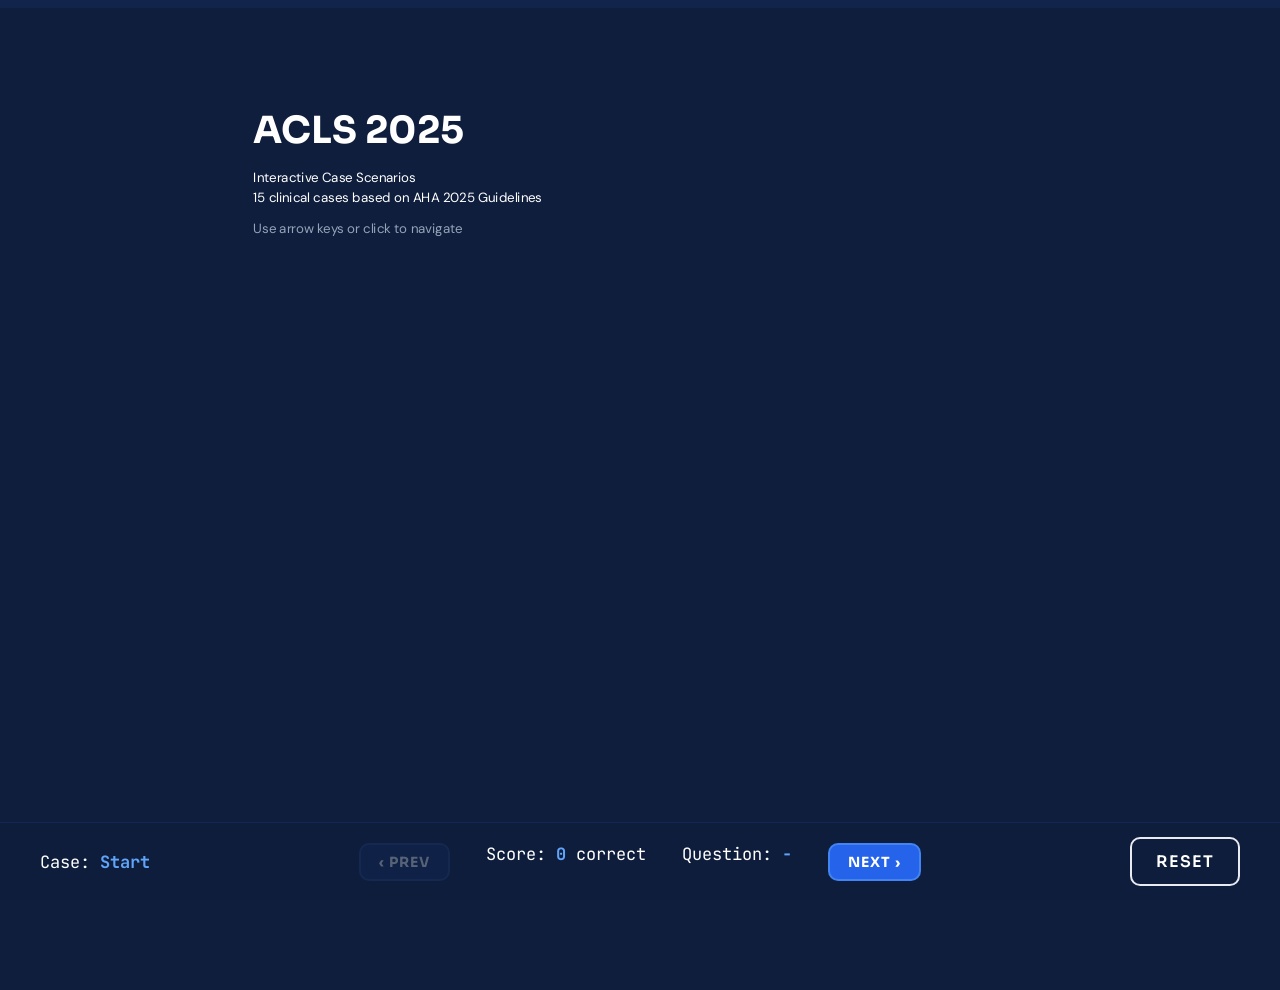
<file: cases/acls-2025-cases.html>
<!DOCTYPE html>
<html lang="th">
<head>
  <meta charset="UTF-8">
  <meta name="viewport" content="width=device-width, initial-scale=1.0">
  <title>ACLS 2025 - Interactive Case Scenarios</title>
  
  <!-- Google Fonts -->
  <link rel="preconnect" href="https://fonts.googleapis.com">
  <link rel="preconnect" href="https://fonts.gstatic.com" crossorigin>
  <link href="https://fonts.googleapis.com/css2?family=Sora:wght@400;600;700&family=DM+Sans:wght@400;500;700&family=JetBrains+Mono:wght@400;500&display=swap" rel="stylesheet">
  
  <style>
    /* ===== RESET & BASE ===== */
    *, *::before, *::after {
      box-sizing: border-box;
      margin: 0;
      padding: 0;
    }
    
    html, body {
      height: 100%;
      overflow: hidden;
    }
    
    body {
      font-family: 'DM Sans', sans-serif;
      background: #0f1e3d;
      color: #ffffff;
      display: flex;
      align-items: center;
      justify-content: center;
    }
    
    /* ===== STAGE (1920×1080 fixed, scaled) ===== */
    #stage {
      width: 1920px;
      height: 1080px;
      position: relative;
      transform-origin: center center;
      overflow: hidden;
    }
    
    /* ===== SLIDE SYSTEM ===== */
    .slide {
      position: absolute;
      top: 0;
      left: 0;
      width: 100%;
      height: 1080px;
      opacity: 0;
      visibility: hidden;
      transition: opacity 0.3s ease, visibility 0.3s ease;
      padding: 30px 60px 80px 60px;
      display: flex;
      flex-direction: column;
    }
    
    .slide.active {
      opacity: 1;
      visibility: visible;
      z-index: 10;
    }
    
    /* ===== TYPOGRAPHY ===== */
    h1, h2, h3, h4 {
      font-family: 'Sora', sans-serif;
      font-weight: 700;
    }
    
    h1 { font-size: 56px; line-height: 1.1; margin-bottom: 24px; }
    h2 { font-size: 38px; line-height: 1.2; margin-bottom: 16px; }
    h3 { font-size: 28px; line-height: 1.3; margin-bottom: 14px; }
    h4 { font-size: 22px; line-height: 1.4; margin-bottom: 10px; }
    
    p, li {
      font-size: 20px;
      line-height: 1.5;
      color: #ffffff;
    }
    
    .mono {
      font-family: 'JetBrains Mono', monospace;
      font-size: 18px;
    }
    
    /* ===== PROGRESS BAR ===== */
    #progress-container {
      position: fixed;
      top: 0;
      left: 0;
      width: 100%;
      height: 8px;
      background: rgba(37,99,235,0.08);
      z-index: 1000;
    }
    
    #progress-bar {
      height: 100%;
      background: #2563eb;
      width: 0%;
      transition: width 0.3s ease;
    }
    
    /* ===== CASE INTRO SLIDE ===== */
    .case-intro {
      background: #0f1e3d;
      border-radius: 20px;
      padding: 40px 50px;
      flex: 1;
      display: flex;
      flex-direction: column;
      justify-content: center;
      color: #e8eaf0;
    }
    
    .case-intro .case-number {
      font-family: 'Sora', sans-serif;
      font-size: 22px;
      font-weight: 600;
      color: #60a5fa;
      margin-bottom: 10px;
      text-transform: uppercase;
      letter-spacing: 2px;
      display: flex;
      align-items: center;
    }
    
    .case-intro .scenario {
      font-size: 24px;
      line-height: 1.5;
      margin-bottom: 18px;
    }
    
    .case-intro .vitals {
      background: rgba(37, 99, 235, 0.1);
      border-left: 4px solid #2563eb;
      padding: 16px 22px;
      border-radius: 0 12px 12px 0;
      margin-top: 12px;
    }
    
    .case-intro .vitals h4 {
      color: #60a5fa;
      margin-bottom: 8px;
      font-size: 19px;
    }
    
    .case-intro .vitals ul {
      list-style: none;
      display: grid;
      grid-template-columns: 1fr 1fr;
      gap: 6px 20px;
    }
    
    .case-intro .vitals li {
      font-size: 17px;
      color: #e8eaf0;
    }
    
    /* ===== QUESTION SLIDE (TOP-BOTTOM VERTICAL LAYOUT) ===== */
    .question-slide {
      background: #0f1e3d;
      border-radius: 20px;
      padding: 0;
      flex: 1;
      display: flex;
      flex-direction: column;
      color: #e8eaf0;
      overflow: hidden;
    }

    /* --- Scenario header (top box, injected by JS) --- */
    .scenario-sidebar {
      width: 100%;
      background: rgba(15, 30, 61, 0.95);
      border-bottom: 3px solid rgba(37, 99, 235, 0.35);
      padding: 18px 30px;
      display: flex;
      flex-direction: column;
      gap: 10px;
      flex-shrink: 0;
      box-shadow: 0 4px 16px rgba(0,0,0,0.25);
    }
    
    .scenario-sidebar .header-top-row {
      display: flex;
      justify-content: space-between;
      align-items: center;
      gap: 16px;
    }
    
    .scenario-sidebar .header-titles {
      display: flex;
      align-items: center;
      gap: 12px;
      flex-wrap: wrap;
    }
    
    .scenario-sidebar .sidebar-case-label {
      font-family: 'Sora', sans-serif;
      font-size: 15px;
      font-weight: 600;
      color: #60a5fa;
      text-transform: uppercase;
      letter-spacing: 1.5px;
    }
    
    .scenario-sidebar .sidebar-case-title {
      font-family: 'Sora', sans-serif;
      font-size: 24px;
      font-weight: 700;
      color: #ffffff;
      line-height: 1.25;
    }
    
    .scenario-sidebar .sidebar-scenario {
      font-size: 20px;
      line-height: 1.5;
      color: #ffffff;
      background: rgba(255, 255, 255, 0.04);
      padding: 10px 16px;
      border-radius: 8px;
      border: 1px solid rgba(255, 255, 255, 0.08);
      font-weight: 500;
    }
    
    .scenario-sidebar .sidebar-vitals {
      background: rgba(37, 99, 235, 0.12);
      border-left: 4px solid #2563eb;
      padding: 8px 16px;
      border-radius: 0 8px 8px 0;
    }
    
    .scenario-sidebar .sidebar-vitals h4 {
      display: none;
    }
    
    .scenario-sidebar .sidebar-vitals ul {
      list-style: none;
      display: grid;
      grid-template-columns: repeat(3, 1fr);
      gap: 4px 18px;
    }
    
    .scenario-sidebar .sidebar-vitals li {
      font-size: 15px;
      color: #e8eaf0;
    }
    
    .scenario-sidebar .sidebar-ecg {
      width: 320px;
      height: 50px;
      flex-shrink: 0;
    }
    
    .scenario-sidebar .sidebar-ecg .ecg-strip {
      height: 50px;
      margin: 0;
    }
    
    .scenario-sidebar .sidebar-ecg .ecg-label {
      font-size: 10px;
      padding: 1px 6px;
    }

    /* --- Question panel (bottom area) --- */
    .question-panel {
      flex: 1;
      padding: 20px 30px;
      display: flex;
      flex-direction: column;
      overflow-y: auto;
    }
    
    .question-panel::-webkit-scrollbar {
      width: 6px;
    }
    .question-panel::-webkit-scrollbar-thumb {
      background: rgba(96, 165, 250, 0.4);
      border-radius: 3px;
    }
    
    .question-text {
      font-size: 22px;
      font-weight: 600;
      margin-bottom: 14px;
      color: #e8eaf0;
    }
    
    .question-text {
      font-size: 26px;
      font-weight: 600;
      margin-bottom: 24px;
      color: #e8eaf0;
    }
    
    .options-grid {
      display: grid;
      grid-template-columns: 1fr 1fr;
      gap: 16px;
      margin-bottom: 18px;
    }
    
    .option-card {
      background: #0f1e3d;
      border: 3px solid #e0e0e8;
      border-radius: 14px;
      padding: 18px 22px;
      cursor: pointer;
      transition: all 0.2s ease;
      font-size: 19px;
      line-height: 1.4;
      color: #e8eaf0;
    }
    
    .option-card:hover {
      border-color: #60a5fa;
      background: rgba(37,99,235,0.1);
      transform: translateY(-2px);
    }
    
    .option-card:focus {
      outline: none;
      border-color: #2563eb;
      box-shadow: 0 0 0 4px rgba(37, 99, 235, 0.4);
      background: rgba(37, 99, 235, 0.1);
      transform: translateY(-2px);
    }
    
    .option-card.correct {
      background: #16a34a;
      border-color: #16a34a;
      color: white;
    }
    
    .option-card.correct::after {
      content: ' ✓';
      font-size: 22px;
    }
    
    .option-card.incorrect {
      background: #dc2626;
      border-color: #dc2626;
      color: white;
      opacity: 0.7;
    }
    
    .option-card.incorrect::after {
      content: ' ✗';
      font-size: 22px;
    }
    
    .option-card.disabled {
      pointer-events: none;
      opacity: 0.5;
    }
    
    /* ===== EXPLANATION PANEL ===== */
    .explanation-panel {
      background: #0f1e3d;
      border-radius: 14px;
      padding: 20px 26px;
      margin-top: auto;
      opacity: 0;
      visibility: hidden;
      transform: translateY(20px);
      transition: all 0.3s ease;
      border: 1px solid rgba(96, 165, 250, 0.2);
    }
    
    .explanation-panel.visible {
      opacity: 1;
      visibility: visible;
      transform: translateY(0);
    }
    
    .explanation-panel h4 {
      color: #60a5fa;
      margin-bottom: 8px;
      font-size: 20px;
    }
    
    .explanation-panel p {
      color: #ffffff;
      font-size: 17px;
      line-height: 1.45;
      margin-bottom: 8px;
    }
    
    .explanation-panel .key-teaching {
      background: rgba(37, 99, 235, 0.15);
      border-left: 4px solid #2563eb;
      padding: 12px 16px;
      border-radius: 0 8px 8px 0;
      margin-top: 12px;
    }
    
    .explanation-panel .key-teaching strong {
      color: #60a5fa;
      display: block;
      margin-bottom: 4px;
      font-size: 15px;
      text-transform: uppercase;
      letter-spacing: 1px;
    }
    
    .explanation-panel .key-teaching p {
      color: #ffffff;
      font-size: 15px;
      margin: 0;
    }
    
    /* ===== PER-SLIDE NAV BUTTONS (shown after answering) ===== */
    .nav-buttons {
      display: flex;
      gap: 16px;
      margin-top: 16px;
      opacity: 0;
      visibility: hidden;
      transition: all 0.3s ease;
    }
    
    .nav-buttons.visible {
      opacity: 1;
      visibility: visible;
    }

    /* ===== STATUS BAR NAV BUTTONS ===== */
    .status-nav-btn {
      font-family: 'Sora', sans-serif;
      font-size: 14px;
      font-weight: 700;
      padding: 8px 18px;
      border: 2px solid rgba(96, 165, 250, 0.5);
      border-radius: 10px;
      background: #2563eb;
      color: #ffffff;
      cursor: pointer;
      transition: all 0.2s ease;
      text-transform: uppercase;
      letter-spacing: 1px;
      display: flex;
      align-items: center;
      gap: 6px;
    }
    
    .status-nav-btn:hover {
      background: #1d4ed8;
      border-color: #60a5fa;
      transform: translateY(-1px);
      box-shadow: 0 0 12px rgba(37, 99, 235, 0.5);
    }
    
    .status-nav-btn:disabled {
      opacity: 0.3;
      cursor: not-allowed;
      transform: none;
      box-shadow: none;
      background: rgba(37, 99, 235, 0.2);
      border-color: rgba(96, 165, 250, 0.2);
    }
    
    .btn {
      font-family: 'Sora', sans-serif;
      font-size: 16px;
      font-weight: 600;
      padding: 12px 24px;
      border: none;
      border-radius: 10px;
      cursor: pointer;
      transition: all 0.2s ease;
      text-transform: uppercase;
      letter-spacing: 1px;
    }
    
    .btn-next {
      background: #2563eb;
      color: white;
    }
    
    .btn-next:hover {
      background: #1d4ed8;
      transform: translateY(-2px);
    }
    
    .btn-reset {
      background: transparent;
      color: #ffffff;
      border: 2px solid #e8eaf0;
    }
    
    .btn-reset:hover {
      background: rgba(37,99,235,0.08);
    }
    
    /* ===== SCORE & STATUS BAR ===== */
    #status-bar {
      position: fixed;
      bottom: 0;
      left: 0;
      width: 100%;
      background: rgba(15, 30, 61, 0.95);
      backdrop-filter: blur(10px);
      padding: 14px 40px;
      display: flex;
      justify-content: space-between;
      align-items: center;
      z-index: 1000;
      border-top: 1px solid rgba(37,99,235,0.15);
    }
    
    .status-item {
      font-family: 'JetBrains Mono', monospace;
      font-size: 17px;
      color: #ffffff;
    }
    
    .status-item span {
      color: #60a5fa;
      font-weight: 700;
    }
    
    .status-center {
      display: flex;
      gap: 36px;
    }
    
    /* ===== TITLE SLIDE ===== */
    .title-slide {
      justify-content: center;
      align-items: center;
      text-align: center;
    }
    
    .title-slide h1 {
      font-size: 68px;
      color: #ffffff;
      margin-bottom: 28px;
    }
    
    .title-slide .subtitle {
      font-size: 30px;
      color: #94a3b8;
      margin-bottom: 50px;
    }
    
    .title-slide .instruction {
      background: rgba(37, 99, 235, 0.15);
      border: 2px solid #2563eb;
      border-radius: 16px;
      padding: 28px 44px;
      font-size: 22px;
      color: #ffffff;
    }
    
    /* ===== COMPLETION SLIDE ===== */
    .completion-slide {
      justify-content: center;
      align-items: center;
      text-align: center;
    }
    
    .completion-slide h2 {
      font-size: 52px;
      color: #16a34a;
      margin-bottom: 20px;
    }
    
    .completion-slide .final-score {
      font-size: 100px;
      font-family: 'Sora', sans-serif;
      font-weight: 700;
      color: #60a5fa;
      margin: 24px 0;
    }
    
    .completion-slide p {
      font-size: 26px;
      color: #94a3b8;
      max-width: 800px;
    }
    
    /* ===== HINT TEXT ===== */
    .hint-text {
      font-size: 15px;
      color: #64748b;
      margin-top: 10px;
      font-style: italic;
    }

    /* ===== NEW SCHEMA ELEMENTS ===== */
    .difficulty-tag {
      display: inline-block;
      font-size: 13px;
      font-weight: 700;
      padding: 3px 10px;
      border-radius: 16px;
      margin-left: 12px;
      text-transform: uppercase;
      letter-spacing: 1px;
      vertical-align: middle;
    }
    .difficulty-tag.core {
      background: rgba(37, 99, 235, 0.2);
      color: #60a5fa;
      border: 1px solid rgba(96, 165, 250, 0.4);
    }
    .difficulty-tag.advanced {
      background: rgba(217, 119, 6, 0.2);
      color: #fbbf24;
      border: 1px solid rgba(251, 191, 36, 0.4);
    }
    
    .case-intro .objective {
      background: rgba(37, 99, 235, 0.12);
      border-left: 4px solid #60a5fa;
      padding: 10px 16px;
      border-radius: 0 8px 8px 0;
      margin-bottom: 14px;
      font-size: 17px;
      color: #e8eaf0;
    }
    .case-intro .objective strong {
      color: #60a5fa;
    }

    .case-intro .source-ref {
      margin-top: 12px;
      font-size: 14px;
      color: #94a3b8;
      font-style: italic;
    }

    .distractor-notes {
      list-style: none;
      margin-top: 10px;
      padding-top: 10px;
      border-top: 1px solid rgba(255, 255, 255, 0.1);
    }
    .distractor-notes li {
      font-size: 15px;
      color: #cbd5e1;
      margin-bottom: 4px;
      line-height: 1.4;
    }
    .distractor-notes strong {
      color: #f87171;
    }

    /* ===== COMPACT ECG STRIP ===== */
    .ecg-strip {
      width: 100%;
      height: 75px;
      background: #050510;
      background-image: 
        linear-gradient(to right, rgba(37, 99, 235, 0.1) 1px, transparent 1px), 
        linear-gradient(to bottom, rgba(37, 99, 235, 0.1) 1px, transparent 1px),
        linear-gradient(to right, rgba(37, 99, 235, 0.04) 1px, transparent 1px), 
        linear-gradient(to bottom, rgba(37, 99, 235, 0.04) 1px, transparent 1px);
      background-size: 40px 40px, 40px 40px, 8px 8px, 8px 8px;
      border-radius: 8px;
      overflow: hidden;
      position: relative;
      margin: 12px 0;
      border: 1px solid rgba(96, 165, 250, 0.3);
    }
    .ecg-strip canvas {
      width: 100%;
      height: 100%;
      display: block;
    }
    .ecg-label {
      position: absolute;
      top: 4px;
      left: 10px;
      font-family: 'JetBrains Mono', monospace;
      font-size: 11px;
      color: #60a5fa;
    /* ===== MOBILE RESPONSIVE MEDIA QUERIES ===== */
    @media (max-width: 900px) {
      html, body {
        overflow-y: auto !important;
        height: auto !important;
      }
      
      body {
        align-items: flex-start;
      }
      
      #stage {
        width: 100% !important;
        height: auto !important;
        min-height: 100vh;
        transform: none !important;
        overflow: visible !important;
        position: relative;
        padding-bottom: 60px;
      }
      
      .slide {
        position: relative;
        height: auto !important;
        min-height: calc(100vh - 60px);
        padding: 16px 14px 70px 14px;
        opacity: 0;
        visibility: hidden;
        display: none;
      }
      
      .slide.active {
        opacity: 1;
        visibility: visible;
        display: flex;
      }
      
      /* Case Intro Slide on Mobile */
      .case-intro {
        padding: 20px 16px;
      }
      .case-intro h2 {
        font-size: 24px;
      }
      .case-intro .scenario {
        font-size: 16px;
      }
      .case-intro .vitals ul {
        grid-template-columns: 1fr;
      }
      .case-intro .vitals li {
        font-size: 14px;
      }
      
      /* Question Slide on Mobile */
      .question-slide {
        border-radius: 14px;
      }
      
      .scenario-sidebar {
        padding: 14px 16px;
        gap: 8px;
      }
      .scenario-sidebar .header-top-row {
        flex-direction: column;
        align-items: flex-start;
        gap: 8px;
      }
      .scenario-sidebar .sidebar-case-title {
        font-size: 18px;
      }
      .scenario-sidebar .sidebar-scenario {
        font-size: 15px;
        padding: 8px 12px;
      }
      .scenario-sidebar .sidebar-vitals ul {
        grid-template-columns: 1fr;
        gap: 4px;
      }
      .scenario-sidebar .sidebar-vitals li {
        font-size: 13px;
      }
      .scenario-sidebar .sidebar-ecg {
        width: 100%;
        height: 40px;
      }
      
      .question-panel {
        padding: 16px 14px;
      }
      .question-text {
        font-size: 18px;
        margin-bottom: 12px;
      }
      .options-grid {
        grid-template-columns: 1fr;
        gap: 10px;
      }
      .option-card {
        font-size: 15px;
        padding: 12px 14px;
      }
      .explanation-panel {
        padding: 14px 16px;
      }
      .explanation-panel h4 {
        font-size: 17px;
      }
      .explanation-panel p {
        font-size: 14px;
      }
      
      /* Status Bar on Mobile */
      #status-bar {
        padding: 8px 12px;
        flex-wrap: wrap;
        gap: 8px;
        justify-content: space-between;
      }
      #status-bar .status-item {
        font-size: 13px;
      }
      #status-bar .status-center {
        gap: 8px;
      }
      .status-nav-btn {
        padding: 6px 12px;
        font-size: 12px;
      }
      .btn-reset {
        padding: 4px 10px;
        font-size: 12px;
      }

      /* Title Slide on Mobile */
      .title-slide h1 {
        font-size: 36px;
      }
      .title-slide .subtitle {
        font-size: 20px;
      }
      .title-slide .instruction {
        font-size: 16px;
        padding: 16px 20px;
      }

      /* Completion Slide on Mobile */
      .completion-slide h2 {
        font-size: 32px;
      }
      .completion-slide .final-score {
        font-size: 54px;
      }
      .completion-slide p {
        font-size: 18px;
      }
    }
  </style>
</head>
<body>
  <!-- Progress Bar -->
  <div id="progress-container">
    <div id="progress-bar"></div>
  </div>
  
  <!-- Stage -->
  <div id="stage">
    
    <!-- Title Slide -->
    <div class="slide active" id="slide-title">
      <h1>ACLS 2025</h1>
      <p class="subtitle">Interactive Case Scenarios</p>
      <div class="instruction">
        <p>15 clinical cases based on AHA 2025 Guidelines</p>
        <p style="margin-top: 16px; color: #94a3b8;">Use arrow keys or click to navigate</p>
      </div>
    </div>

    <!-- Case 1: Shockable Rhythm: Ventricular Fibrillation -->
    <div class="slide" id="slide-case1-intro">
      <div class="case-intro">
        <div class="case-number">
          Case 1 of 15
          <span class="difficulty-tag core">Core</span>
        </div>
        <h2>Shockable Rhythm: Ventricular Fibrillation</h2>
        <div class="objective" data-neutral="สามารถจัดการภาวะหัวใจหยุดเต้นชนิด Shockable Rhythm ตาม Single Shock Strategy (120-200J Biphasic), CPR 2 นาทีทันทีหลังช็อต และการให้ยาตามลำดับ">
          <strong>Learning Objective:</strong> สามารถจัดการ VF/pVT ตาม Single Shock Strategy (120-200J Biphasic), CPR 2 นาทีทันทีหลังช็อต และการให้ยาตามลำดับ
        </div>
        <p class="scenario" data-neutral="ผู้ป่วยชายอายุ 62 ปี หมดสติกะทันหันในห้องฉุกเฉิน พยาบาลเห็นเหตุการณ์และเริ่มตรวจชีพจรทันที ไม่พบชีพจร มอนิเตอร์แสดงคลื่นไฟฟ้าหัวใจดังแถบ ECG ด้านล่าง">ผู้ป่วยชายอายุ 62 ปี หมดสติกะทันหันในห้องฉุกเฉิน พยาบาลเห็นเหตุการณ์และเริ่มตรวจชีพจรทันที ไม่พบชีพจร มอนิเตอร์แสดงคลื่นไฟฟ้าหัวใจดังแถบ ECG ด้านล่าง</p>
        <div class="vitals">
          <h4>Vital Signs & Findings</h4>
          <ul>
            <li><strong>Pulse:</strong> Pulseless</li><li><strong>Rhythm:</strong> Refer to ECG Strip</li><li><strong>BP:</strong> Unobtainable</li><li><strong>Witnessed:</strong> Yes — collapse observed in ED</li><li><strong>SpO2:</strong> Unobtainable</li><li><strong>EtCO2:</strong> 12 mmHg (during initial CPR)</li>
          </ul>
        </div>
        <div class="ecg-strip">
          <div class="ecg-label">VENTRICULAR FIBRILLATION (VF)</div>
          <canvas data-rhythm="vf" data-ecg-color="#dc2626"></canvas>
        </div>
        <div class="source-ref">Ref: Wigginton et al. Part 9 — Adult ALS (AHA 2025)</div>
      </div>
    </div>

    <div class="slide" id="slide-case1-q1">
      <div class="question-slide">
        <p class="question-text" data-neutral="หลังจากยืนยันว่าผู้ป่วยไม่มีชีพจร (pulseless) และติดมอนิเตอร์พบคลื่นไฟฟ้าหัวใจดังแสดง ควรทำอะไรเป็นอันดับแรก?">หลังจากยืนยันว่าผู้ป่วยไม่มีชีพจร (pulseless) และมี VF บนมอนิเตอร์ ควรทำอะไรเป็นอันดับแรก?</p>
        <div class="options-grid">
          <div class="option-card" data-correct="false">A. ให้ Epinephrine 1mg IV ทันที</div>
          <div class="option-card" data-correct="true">B. เริ่ม CPR และเตรียม Defibrillate เร็วที่สุด</div>
          <div class="option-card" data-correct="false">C. ให้ออกซิเจน 100% ก่อน แล้วค่อยช็อต</div>
          <div class="option-card" data-correct="false">D. ทำ Synchronized Cardioversion ที่ 200J</div>
        </div>
        <div class="hint-text">คลิกเลือกคำตอบ</div>
        <div class="explanation-panel">
          <h4>คำอธิบาย</h4>
          <p><strong>คำตอบที่ถูก:</strong> B. เริ่ม CPR และเตรียม Defibrillate เร็วที่สุด — สำหรับ Shockable Rhythm (VF/pVT) กลยุทธ์หลักคือ Single Shock Strategy โดยช็อตไฟฟ้าให้เร็วที่สุดเพื่อหักล้างคลื่นป่วนและเริ่ม CPR 2 นาทีทันทีโดยไม่ต้องตรวจชีพจรหลังช็อต</p>
          <ul class="distractor-notes">
            <li>A ผิดเพราะ: ใน shockable rhythm ลำดับความสำคัญคือ Defibrillation; Epinephrine จะเริ่มให้หลังการช็อตครั้งที่ 2</li><li>C ผิดเพราะ: การประวิงเวลาช็อตเพื่อให้ออกซิเจนก่อนจะลดโอกาสรอดชีวิต (survival rate ลดลงตามเวลาที่ช็อตช้า)</li><li>D ผิดเพราะ: VF ไม่มี R-wave ให้เครื่องตรวจจับ Synchronized ได้ ต้องใช้ Unsynchronized Defibrillation เท่านั้น</li>
          </ul>
          <div class="key-teaching">
            <strong>Key Teaching</strong>
            <p>Single shock strategy → Resume CPR immediately after shock → Defibrillation is the definitive treatment for VF/pVT</p>
          </div>
        </div>
        <div class="nav-buttons">
          <button class="btn btn-next">Next Question</button>
        </div>
      </div>
    </div>

    <div class="slide" id="slide-case1-q2">
      <div class="question-slide">
        <p class="question-text">พลังงานที่เหมาะสมสำหรับการช็อตครั้งแรกด้วย Biphasic Defibrillator คือเท่าไร?</p>
        <div class="options-grid">
          <div class="option-card" data-correct="false">A. 360J (Monophasic dose)</div>
          <div class="option-card" data-correct="false">B. 100J (ตั้งต่ำไว้ก่อนเพื่อเซฟหัวใจ)</div>
          <div class="option-card" data-correct="true">C. Manufacturer recommended (120-200J)</div>
          <div class="option-card" data-correct="false">D. 200J แน่นอนเท่ากันทุกเครื่อง</div>
        </div>
        <div class="hint-text">คลิกเลือกคำตอบ</div>
        <div class="explanation-panel">
          <h4>คำอธิบาย</h4>
          <p><strong>คำตอบที่ถูก:</strong> C. Manufacturer recommended (120-200J) — AHA 2025 แนะนำให้ใช้พลังงานตามผู้ผลิตกำหนด หากไม่ทราบค่าให้ใช้พลังงานสูงสุดที่มีบนเครื่อง</p>
          <ul class="distractor-notes">
            <li>A ผิดเพราะ: 360J เป็นพลังงานสำหรับเครื่อง Monophasic Defibrillator เท่านั้น</li><li>B ผิดเพราะ: พลังงาน 100J ต่ำเกินไปสำหรับการแก้ไข VF และเสี่ยงต่อการช็อตไม่สำเร็จ (Defibrillation failure)</li><li>D ผิดเพราะ: เครื่อง biphasic แต่ละยี่ห้อมี waveform ต่างกัน (e.g. Rectilinear 120J, Truncated 150-200J) ไม่ได้ฟิกซ์ที่ 200J ทุกเครื่อง</li>
          </ul>
          <div class="key-teaching">
            <strong>Key Teaching</strong>
            <p>Biphasic: 120-200J (ตามผู้ผลิต) | Monophasic: 360J | หากไม่ทราบพลังงานแนะนำ ให้ปรับสูงสุดทันที</p>
          </div>
        </div>
        <div class="nav-buttons">
          <button class="btn btn-next">Next Question</button>
        </div>
      </div>
    </div>

    <div class="slide" id="slide-case1-q3">
      <div class="question-slide">
        <p class="question-text" data-neutral="ลำดับขั้นตอนการรักษาและให้ยาในภาวะหัวใจหยุดเต้นชนิด Shockable Rhythm ที่ไม่ตอบสนองต่อการช็อตแรกๆ ตามแนวทางมาตรฐานข้อใดถูกต้อง?">ลำดับขั้นตอนการรักษาและให้ยาในภาวะ Refractory Shockable Rhythm (VF/pVT) ตามแนวทางมาตรฐานข้อใดถูกต้อง?</p>
        <div class="options-grid">
          <div class="option-card" data-correct="true">A. Defib #1 (120-200J) &rarr; CPR 2m &rarr; Defib #2 &rarr; Epi 1mg + CPR 2m &rarr; Defib #3 &rarr; Amio 300mg + CPR 2m</div>
          <div class="option-card" data-correct="false">B. Epi 1mg IV &rarr; Defib #1 (120-200J) &rarr; Amio 300mg &rarr; CPR 2m &rarr; Defib #2</div>
          <div class="option-card" data-correct="false">C. Defib #1 (120-200J) &rarr; Amio 300mg &rarr; Defib #2 &rarr; Epi 1mg &rarr; CPR 2m</div>
          <div class="option-card" data-correct="false">D. CPR 2m &rarr; Epi 1mg &rarr; Amio 300mg &rarr; Defib #1 &rarr; Defib #2</div>
        </div>
        <div class="hint-text">คลิกเลือกคำตอบที่เรียงลำดับถูกต้อง</div>
        <div class="explanation-panel">
          <h4>คำอธิบาย</h4>
          <p><strong>คำตอบที่ถูก:</strong> A. Defib #1 (120-200J) &rarr; CPR 2m &rarr; Defib #2 &rarr; Epi 1mg + CPR 2m &rarr; Defib #3 &rarr; Amio 300mg + CPR 2m — ใน Shockable Rhythm ลำดับการรักษาเริ่มต้นคือ Defibrillation ก่อนเสมอ Epinephrine จะเริ่มให้หลังช็อตครั้งที่ 2 และ Amiodarone จะเริ่มให้หลังช็อตครั้งที่ 3</p>
          <ul class="distractor-notes">
            <li>B ผิดเพราะ: ให้ Epinephrine ก่อน Defibrillation ครั้งแรกผิดลำดับความสำคัญใน Shockable rhythm</li><li>C ผิดเพราะ: Amiodarone ต้องเริ่มให้หลังการช็อตครั้งที่ 3 (Refractory) ไม่ใช่หลังช็อตครั้งแรก</li><li>D ผิดเพราะ: การประวิงเวลาช็อตเพื่อฉีดยาจะลดอัตราการรอดชีวิตลงอย่างมาก</li>
          </ul>
          <div class="key-teaching">
            <strong>Key Teaching &amp; Sequencing Rule</strong>
            <p>VF/pVT Sequence: Shock #1 &rarr; CPR 2m &rarr; Shock #2 &rarr; Epinephrine 1mg + CPR 2m &rarr; Shock #3 &rarr; Amiodarone 300mg + CPR 2m</p>
          </div>
        </div>
        <div class="nav-buttons">
          <button class="btn btn-next">Next Case</button>
        </div>
      </div>
    </div>

    <!-- Case 2: Non-shockable Rhythm: Asystole -->
    <div class="slide" id="slide-case2-intro">
      <div class="case-intro">
        <div class="case-number">
          Case 2 of 15
          <span class="difficulty-tag core">Core</span>
        </div>
        <h2>Non-shockable Rhythm: Asystole</h2>
        <div class="objective" data-neutral="ระบุภาวะ Cardiac Arrest ชนิด Non-shockable Rhythm, ให้ Epinephrine ทันทีที่เปิด IV ได้, และค้นหาสาเหตุแก้ไขได้ (H's &amp; T's)">
          <strong>Learning Objective:</strong> ระบุ rhythm Asystole, ให้ Epinephrine ทันทีที่เปิด IV ได้, และค้นหาสาเหตุแก้ไขได้ (H's & T's)
        </div>
        <p class="scenario" data-neutral="ผู้ป่วยหญิงอายุ 75 ปี ถูกพบล้มอยู่ที่พื้นบ้าน ไม่รู้สึกตัว ทีมกู้ชีพมาถึงและติดมอนิเตอร์ พบคลื่นไฟฟ้าหัวใจดังแสดงในแถบ ECG ด้านล่าง คลำชีพจร carotid ไม่พบ">ผู้ป่วยหญิงอายุ 75 ปี ถูกพบล้มอยู่ที่พื้นบ้าน ไม่รู้สึกตัว ทีมกู้ชีพมาถึงและติดมอนิเตอร์ พบคลื่นไฟฟ้าหัวใจดังแสดงในแถบ ECG ด้านล่าง คลำชีพจร carotid ไม่พบ</p>
        <div class="vitals">
          <h4>Vital Signs & Findings</h4>
          <ul>
            <li><strong>Pulse:</strong> Pulseless</li><li><strong>Rhythm:</strong> Refer to ECG Strip</li><li><strong>BP:</strong> Unobtainable</li><li><strong>Location:</strong> Out-of-hospital collapse</li><li><strong>SpO2:</strong> Unobtainable</li><li><strong>Airway:</strong> BVM ventilation with 100% O2</li>
          </ul>
        </div>
        <div class="ecg-strip">
          <div class="ecg-label">ASYSTOLE (FLATLINE)</div>
          <canvas data-rhythm="asystole" data-ecg-color="#94a3b8"></canvas>
        </div>
        <div class="source-ref">Ref: Wigginton et al. Part 9 — Adult ALS (AHA 2025)</div>
      </div>
    </div>

    <div class="slide" id="slide-case2-q1">
      <div class="question-slide">
        <p class="question-text" data-neutral="เมื่อยืนยันคลื่นไฟฟ้าหัวใจตามที่แสดงบนมอนิเตอร์ ควรดำเนินการอย่างไรเป็นอันดับแรก?">เมื่อยืนยันว่าคลื่นไฟฟ้าหัวใจเป็น Asystole ควรดำเนินการอย่างไรเป็นอันดับแรก?</p>
        <div class="options-grid">
          <div class="option-card" data-correct="false">A. ช็อตไฟฟ้า 200J ทันทีเพื่อกระตุ้นหัวใจ</div>
          <div class="option-card" data-correct="true">B. เริ่ม CPR คุณภาพสูง + ให้ Epinephrine 1mg IV/IO เร็วที่สุด</div>
          <div class="option-card" data-correct="false">C. ให้ Atropine 1mg IV ทุก 3 นาที</div>
          <div class="option-card" data-correct="false">D. ใส่ Transcutaneous Pacing (TCP) ทันที</div>
        </div>
        <div class="hint-text">คลิกเลือกคำตอบ</div>
        <div class="explanation-panel">
          <h4>คำอธิบาย</h4>
          <p><strong>คำตอบที่ถูก:</strong> B. เริ่ม CPR คุณภาพสูง + ให้ Epinephrine 1mg IV/IO เร็วที่สุด — สำหรับ Non-shockable rhythm (Asystole/PEA) การให้ Epinephrine ASAP ภายในรอบแรกมีผลอย่างมากต่ออัตราการรอดชีวิต</p>
          <ul class="distractor-notes">
            <li>A ผิดเพราะ: Asystole เป็น Non-shockable rhythm การช็อตไฟฟ้าไม่มีประโยชน์และขัดขวางการกดหน้าอก</li><li>C ผิดเพราะ: Atropine ถูกยกเลิกจาก Asystole algorithm เนื่องจากไม่มีหลักฐานเพิ่มอัตราการรอดชีวิต</li><li>D ผิดเพราะ: การใส่ Pacing ใน Asystole ได้รับการพิสูจน์แล้วว่าไม่ได้ประโยชน์ในภาวะ cardiac arrest</li>
          </ul>
          <div class="key-teaching">
            <strong>Key Teaching</strong>
            <p>Asystole/PEA: Epinephrine ASAP ( Class 2a) → CPR 2 min → Search & Treat H's and T's</p>
          </div>
        </div>
        <div class="nav-buttons">
          <button class="btn btn-next">Next Question</button>
        </div>
      </div>
    </div>

    <div class="slide" id="slide-case2-q2">
      <div class="question-slide">
        <p class="question-text" data-neutral="ขั้นตอนสำคัญในการยืนยันลักษณะคลื่นไฟฟ้าหัวใจบนมอนิเตอร์ (ป้องกันการวินิจฉัยผิด) คืออะไร?">ขั้นตอนสำคัญในการยืนยันภาวะ True Asystole (ป้องกันการวินิจฉัย Fine VF ผิด) คืออะไร?</p>
        <div class="options-grid">
          <div class="option-card" data-correct="true">A. ตรวจสอบการต่อสายลีด, สวิตช์เปิดเครื่อง, และเพิ่ม Gain/Amplification</div>
          <div class="option-card" data-correct="false">B. ฉีด Epinephrine 5mg เพื่อขยายคลื่นหัวใจ</div>
          <div class="option-card" data-correct="false">C. ช็อตลองดู 1 ครั้งที่ 360J</div>
          <div class="option-card" data-correct="false">D. หยุด CPR 1 นาทีเพื่อสังเกตคลื่นไฟฟ้าช้าๆ</div>
        </div>
        <div class="hint-text">คลิกเลือกคำตอบ</div>
        <div class="explanation-panel">
          <h4>คำอธิบาย</h4>
          <p><strong>คำตอบที่ถูก:</strong> A. ตรวจสอบการต่อสายลีด, สวิตช์เปิดเครื่อง, และเพิ่ม Gain/Amplification — ต้องแน่ใจว่าไม่ใช่ Fine VF ที่ปรับ gain ต่ำ หรือสายลีดหลุด (Check leads, connections, gain in 2 leads)</p>
          <ul class="distractor-notes">
            <li>B ผิดเพราะ: การฉีดยาขนาดสูง 5mg ไม่ใช่การยืนยันทางไฟฟ้าและอาจเกิดอันตรายต่อหลอดเลือด</li><li>C ผิดเพราะ: การช็อต Asystole โดยไม่ยืนยันคลื่นจะทำลายกล้ามเนื้อหัวใจและขัดขวาง CPR</li><li>D ผิดเพราะ: การหยุด CPR นานเกิน 10 วินาทีจะทำให้ Coronary Perfusion Pressure (CPP) ดิ่งลงอย่างรุนแรง</li>
          </ul>
          <div class="key-teaching">
            <strong>Key Teaching</strong>
            <p>Verify Asystole: Check leads & power → Verify in 2 leads → Increase gain → Rule out Fine VF</p>
          </div>
        </div>
        <div class="nav-buttons">
          <button class="btn btn-next">Next Question</button>
        </div>
      </div>
    </div>

    <div class="slide" id="slide-case2-q3">
      <div class="question-slide">
        <p class="question-text" data-neutral="การจัดการหลักที่สำคัญที่สุดในระหว่างการ CPR ผู้ป่วยรายนี้ คือข้อใด?">การจัดการหลักที่สำคัญที่สุดในระหว่างการ CPR ผู้ป่วย Asystole คือข้อใด?</p>
        <div class="options-grid">
          <div class="option-card" data-correct="true">A. ค้นหาและแก้ไขสาเหตุ H's & T's ที่ผันกลับได้</div>
          <div class="option-card" data-correct="false">B. ให้ Sodium Bicarbonate ทุก 5 นาที</div>
          <div class="option-card" data-correct="false">C. เปลี่ยนผู้กดหน้าอกทุก 5 นาที</div>
          <div class="option-card" data-correct="false">D. ทำ Hyperventilation 30 ครั้ง/นาที</div>
        </div>
        <div class="hint-text">คลิกเลือกคำตอบ</div>
        <div class="explanation-panel">
          <h4>คำอธิบาย</h4>
          <p><strong>คำตอบที่ถูก:</strong> A. ค้นหาและแก้ไขสาเหตุ H's & T's ที่ผันกลับได้ — Asystole/PEA มักเกิดจากสาเหตุทุติยภูมิ การแก้ไข H's & T's (โดยเฉพาะ Hypoxia, Hypovolemia, Acidosis, Hyperkalemia) เป็นทางเดียวที่จะเกิด ROSC</p>
          <ul class="distractor-notes">
            <li>B ผิดเพราะ: Routine Sodium Bicarbonate ไม่แนะนำ เว้นแต่มีภาวะ Severe Acidosis หรือ Hyperkalemia ชัดเจน</li><li>C ผิดเพราะ: ควรเปลี่ยนผู้กดหน้าอกทุก 2 นาที (ไม่ใช่ 5 นาที) เพื่อป้องกันความเมื่อยล้าและคงคุณภาพ CPR</li><li>D ผิดเพราะ: Hyperventilation จะเพิ่ม intrathoracic pressure ลด venous return และลดโอกาสเกิด ROSC</li>
          </ul>
          <div class="key-teaching">
            <strong>Key Teaching</strong>
            <p>Search H's & T's continuously during non-shockable arrest | Change compressor every 2 min</p>
          </div>
        </div>
        <div class="nav-buttons">
          <button class="btn btn-next">Next Case</button>
        </div>
      </div>
    </div>

    <!-- Case 3: PEA with Reversible Cause (Massive PE) -->
    <div class="slide" id="slide-case3-intro">
      <div class="case-intro">
        <div class="case-number">
          Case 3 of 15
          <span class="difficulty-tag core">Core</span>
        </div>
        <h2>PEA with Reversible Cause (Massive PE)</h2>
        <div class="objective" data-neutral="ประเมินภาวะ Cardiac Arrest ชนิด Non-shockable Rhythm, ค้นหาสาเหตุในกลุ่ม H's &amp; T's (โดยเฉพาะ Pulmonary Embolism), และพิจารณา Thrombolytic Therapy">
          <strong>Learning Objective:</strong> ประเมิน PEA, ค้นหาสาเหตุ PE (Massive Pulmonary Embolism), และพิจารณา Thrombolytic Therapy ในกรณีสงสัย PE
        </div>
        <p class="scenario" data-neutral="ผู้ป่วยชายอายุ 58 ปี หลังผ่าตัดใหญ่เปลี่ยนข้อสะโพกเมื่อวานนี้ จู่ๆ หมดสติ พยาบาลติดมอนิเตอร์พบคลื่นไฟฟ้าหัวใจดังแสดงในแถบ ECG ด้านล่าง อัตราประมาณ 110/นาที แต่คลำชีพจรไม่ได้">ผู้ป่วยชายอายุ 58 ปี หลังผ่าตัดใหญ่เปลี่ยนข้อสะโพกเมื่อวานนี้ จู่ๆ หมดสติ พยาบาลติดมอนิเตอร์พบคลื่นไฟฟ้าหัวใจดังแสดงในแถบ ECG ด้านล่าง อัตราประมาณ 110/นาที แต่คลำชีพจรไม่ได้</p>
        <div class="vitals">
          <h4>Vital Signs & Findings</h4>
          <ul>
            <li><strong>Pulse:</strong> Pulseless</li><li><strong>Rhythm:</strong> Refer to ECG Strip</li><li><strong>BP:</strong> Unobtainable</li><li><strong>History:</strong> Post-op Total Hip Arthroplasty (POD 1), DVT history</li><li><strong>SpO2:</strong> Unobtainable (Severe cyanosis before collapse)</li><li><strong>EtCO2:</strong> 8 mmHg (sudden drop)</li>
          </ul>
        </div>
        <div class="ecg-strip">
          <div class="ecg-label">PULSELESS ELECTRICAL ACTIVITY (PEA)</div>
          <canvas data-rhythm="pea" data-ecg-color="#fbbf24"></canvas>
        </div>
        <div class="source-ref">Ref: Wigginton et al. Part 9 — Adult ALS & Part 10 (AHA 2025)</div>
      </div>
    </div>

    <div class="slide" id="slide-case3-q1">
      <div class="question-slide">
        <p class="question-text" data-neutral="ข้อใดเป็นขั้นตอนแรกในการกู้ชีพผู้ป่วยคลำชีพจรไม่ได้รายนี้?">ข้อใดเป็นขั้นตอนแรกในการกู้ชีพผู้ป่วย PEA?</p>
        <div class="options-grid">
          <div class="option-card" data-correct="false">A. ช็อตไฟฟ้าทันทีที่ 200J</div>
          <div class="option-card" data-correct="true">B. เริ่ม CPR คุณภาพสูง + ให้ Epinephrine 1mg IV/IO เร็วที่สุด</div>
          <div class="option-card" data-correct="false">C. ให้ Amiodarone 300mg IV push</div>
          <div class="option-card" data-correct="false">D. ทำ Synchronized Cardioversion</div>
        </div>
        <div class="hint-text">คลิกเลือกคำตอบ</div>
        <div class="explanation-panel">
          <h4>คำอธิบาย</h4>
          <p><strong>คำตอบที่ถูก:</strong> B. เริ่ม CPR คุณภาพสูง + ให้ Epinephrine 1mg IV/IO เร็วที่สุด — PEA เป็น Non-shockable rhythm ต้องเริ่ม CPR และให้ Epinephrine ทันที</p>
          <ul class="distractor-notes">
            <li>A ผิดเพราะ: PEA ไม่ตอบสนองต่อการช็อตไฟฟ้า</li><li>C ผิดเพราะ: Amiodarone ใช้เฉพาะใน Refractory VF/pVT เท่านั้น</li><li>D ผิดเพราะ: Synchronized cardioversion ใช้ในผู้ป่วยที่มีชีพจรและเต้นเร็วผิดปกติ (Tachyarrhythmia with pulse)</li>
          </ul>
          <div class="key-teaching">
            <strong>Key Teaching</strong>
            <p>PEA First Step: CPR 2 min + Epinephrine 1mg IV/IO ASAP</p>
          </div>
        </div>
        <div class="nav-buttons">
          <button class="btn btn-next">Next Question</button>
        </div>
      </div>
    </div>

    <div class="slide" id="slide-case3-q2">
      <div class="question-slide">
        <p class="question-text">จากประวัติและลักษณะทางคลินิก สาเหตุในกลุ่ม H's & T's ที่สงสัยมากที่สุดในเคสนี้คืออะไร?</p>
        <div class="options-grid">
          <div class="option-card" data-correct="false">A. Tension Pneumothorax</div>
          <div class="option-card" data-correct="true">B. Pulmonary Thrombosis (Massive PE)</div>
          <div class="option-card" data-correct="false">C. Cardiac Tamponade</div>
          <div class="option-card" data-correct="false">D. Hyperkalemia</div>
        </div>
        <div class="hint-text">คลิกเลือกคำตอบ</div>
        <div class="explanation-panel">
          <h4>คำอธิบาย</h4>
          <p><strong>คำตอบที่ถูก:</strong> B. Pulmonary Thrombosis (Massive PE) — ผู้ป่วยหลังผ่าตัดกระดูกสะโพก มีประวัติ DVT เกิด sudden collapse ร่วมกับ severe cyanosis และ EtCO2 ดิ่งลงฉับพลัน ชี้ไปที่ Massive PE</p>
          <ul class="distractor-notes">
            <li>A ผิดเพราะ: Tension pneumothorax มักพบประวัติอุบัติเหตุ/เจาะคอ ตรวจพบ absent breath sounds และ tracheal deviation</li><li>C ผิดเพราะ: Cardiac tamponade มักสัมพันธ์กับ trauma/post-cardiac surgery/pericarditis</li><li>D ผิดเพราะ: Hyperkalemia มักพบในผู้ป่วยไตวาย และมีลักษณะ peaked T waves หรือ wide QRS</li>
          </ul>
          <div class="key-teaching">
            <strong>Key Teaching</strong>
            <p>PEA + Post-op DVT history + Sudden EtCO2 drop → Strongly suspect Massive Pulmonary Embolism</p>
          </div>
        </div>
        <div class="nav-buttons">
          <button class="btn btn-next">Next Question</button>
        </div>
      </div>
    </div>

    <div class="slide" id="slide-case3-q3">
      <div class="question-slide">
        <p class="question-text" data-neutral="หากสงสัยว่าภาวะหัวใจหยุดเต้นเกิดจาก Massive Pulmonary Embolism และการกู้ชีพปกติยังไม่เกิด ROSC ควรอภิปรายพิจารณาการรักษาเฉพาะอย่างไร?">หากสงสัยว่า PEA arrest เกิดจาก Massive Pulmonary Embolism และการกู้ชีพปกติยังไม่เกิด ROSC ควรอภิปรายพิจารณาการรักษาเฉพาะอย่างไร?</p>
        <div class="options-grid">
          <div class="option-card" data-correct="true">A. ให้ Fibrinolytic therapy (e.g. Alteplase IV) ในระหว่าง CPR</div>
          <div class="option-card" data-correct="false">B. ให้ Calcium Gluconate 10ml IV push</div>
          <div class="option-card" data-correct="false">C. ให้ Amiodarone 150mg drip</div>
          <div class="option-card" data-correct="false">D. ยุติการกู้ชีพทันทีเนื่องจากอัตราตายสูง</div>
        </div>
        <div class="hint-text">คลิกเลือกคำตอบ</div>
        <div class="explanation-panel">
          <h4>คำอธิบาย</h4>
          <p><strong>คำตอบที่ถูก:</strong> A. ให้ Fibrinolytic therapy (e.g. Alteplase IV) ในระหว่าง CPR — AHA 2025 ระบุว่าใน cardiac arrest ที่สงสัยหรือยืนยันสาเหตุจาก Pulmonary Embolism สามารถพิจารณาให้ยาละลายลิ่มเลือด (Fibrinolytics) ได้ และหากให้ยาลดลิ่มเลือดควรทำ CPR ต่อเนื่องอย่างน้อย 60-90 นาที</p>
          <ul class="distractor-notes">
            <li>B ผิดเพราะ: Calcium gluconate เป็นการรักษา Hyperkalemia หรือ Calcium channel blocker overdose</li><li>C ผิดเพราะ: Antiarrhythmics ไม่มีผลต่อการละลายลิ่มเลือดในหลอดเลือดปอด</li><li>D ผิดเพราะ: ควรกู้ชีพต่ออย่างน้อย 60-90 นาทีหลังสลายลิ่มเลือดเพื่อรอให้ยาออกฤทธิ์เปิดหลอดเลือด</li>
          </ul>
          <div class="key-teaching">
            <strong>Key Teaching</strong>
            <p>Suspected Massive PE in Arrest → Consider Fibrinolytic Therapy | Continue CPR for 60-90 min post-administration</p>
          </div>
        </div>
        <div class="nav-buttons">
          <button class="btn btn-next">Next Case</button>
        </div>
      </div>
    </div>

    <!-- Case 4: Symptomatic Bradycardia -->
    <div class="slide" id="slide-case4-intro">
      <div class="case-intro">
        <div class="case-number">
          Case 4 of 15
          <span class="difficulty-tag core">Core</span>
        </div>
        <h2>Symptomatic Bradycardia</h2>
        <div class="objective" data-neutral="ประเมินและจัดการภาวะหัวใจเต้นช้าที่มีสัญญาณ Hypoperfusion ตามลำดับ (ยาตัวเลือกแรก Atropine 1mg &rarr; Transcutaneous Pacing / Dopamine / Epinephrine infusion)">
          <strong>Learning Objective:</strong> ประเมินและจัดการ Symptomatic Bradycardia ตามลำดับ (Atropine 1mg → Transcutaneous Pacing / Dopamine / Epinephrine infusion)
        </div>
        <p class="scenario" data-neutral="ผู้ป่วยชายอายุ 68 ปี มีอาการหน้ามืด เวียนศีรษะ เหงื่อแตก มอนิเตอร์แสดงคลื่นไฟฟ้าหัวใจดังแสดงในแถบ ECG ด้านล่าง ความดันโลหิต 78/46 mmHg รู้สึกตัวสับสนเล็กน้อย">ผู้ป่วยชายอายุ 68 ปี มีอาการหน้ามืด เวียนศีรษะ เหงื่อแตก มอนิเตอร์แสดงคลื่นไฟฟ้าหัวใจดังแสดงในแถบ ECG ด้านล่าง ความดันโลหิต 78/46 mmHg รู้สึกตัวสับสนเล็กน้อย</p>
        <div class="vitals">
          <h4>Vital Signs & Findings</h4>
          <ul>
            <li><strong>Pulse:</strong> 36 bpm (Weak, Bradycardia)</li><li><strong>Rhythm:</strong> Refer to ECG Strip</li><li><strong>BP:</strong> 78/46 mmHg (Symptomatic Hypotension)</li><li><strong>Mental State:</strong> Confusion / Lethargy</li><li><strong>SpO2:</strong> 93% on room air</li><li><strong>Signs of Shock:</strong> Cool clammy skin, capillary refill 4s</li>
          </ul>
        </div>
        <div class="ecg-strip">
          <div class="ecg-label">SYMPTOMATIC SINUS BRADYCARDIA (HR 36/MIN)</div>
          <canvas data-rhythm="bradycardia" data-ecg-color="#60a5fa"></canvas>
        </div>
        <div class="source-ref">Ref: Wigginton et al. Part 9 — Adult ALS (AHA 2025)</div>
      </div>
    </div>

    <div class="slide" id="slide-case4-q1">
      <div class="question-slide">
        <p class="question-text" data-neutral="ผู้ป่วยมีสัญญาณ Hypoperfusion และคลื่นไฟฟ้าหัวใจตามที่แสดง ยาตัวแรกที่ควรให้คืออะไร?">ผู้ป่วยมีภาวะ Symptomatic Bradycardia (มีชีพจรแต่หัวใจเต้นช้าและมีสัญญาณช็อก) ยาตัวแรกที่ควรให้คืออะไร?</p>
        <div class="options-grid">
          <div class="option-card" data-correct="false">A. Epinephrine 1mg IV push</div>
          <div class="option-card" data-correct="true">B. Atropine 1mg IV push</div>
          <div class="option-card" data-correct="false">C. Amiodarone 150mg IV</div>
          <div class="option-card" data-correct="false">D. Adenosine 6mg IV push</div>
        </div>
        <div class="hint-text">คลิกเลือกคำตอบ</div>
        <div class="explanation-panel">
          <h4>คำอธิบาย</h4>
          <p><strong>คำตอบที่ถูก:</strong> B. Atropine 1mg IV push — ยาตัวแรกสำหรับ Bradycardia ที่มีอาการคือ Atropine 1mg IV (ทำซ้ำได้ทุก 3-5 นาที ขีดจำกัดสูงสุดรวม 3mg)</p>
          <ul class="distractor-notes">
            <li>A ผิดเพราะ: Epinephrine 1mg IV push ใช้ใน Cardiac Arrest (Pulseless) สำหรับ Bradycardia ที่มีชีพจรจะใช้รูปแบบ Continuous Infusion (2-10 mcg/min)</li><li>C ผิดเพราะ: Amiodarone จะทำให้หัวใจเต้นช้าลงอีก</li><li>D ผิดเพราะ: Adenosine ใช้สำหรับ Tachycardia สายแคบ ไม่ใช่ Bradycardia</li>
          </ul>
          <div class="key-teaching">
            <strong>Key Teaching</strong>
            <p>Symptomatic Bradycardia First-line: Atropine 1 mg IV push (Max total dose 3 mg)</p>
          </div>
        </div>
        <div class="nav-buttons">
          <button class="btn btn-next">Next Question</button>
        </div>
      </div>
    </div>

    <div class="slide" id="slide-case4-q2">
      <div class="question-slide">
        <p class="question-text">หากให้ Atropine 1mg ไปแล้ว 2 ครั้ง (รวม 2mg) แต่ HR ยังคง 36/นาที และ BP 76/44 mmHg ขั้นตอนถัดไปตามอัลกอริทึมคือข้อใด?</p>
        <div class="options-grid">
          <div class="option-card" data-correct="false">A. ให้ Atropine ต่อจนครบ 10mg</div>
          <div class="option-card" data-correct="true">B. ทำ Transcutaneous Pacing (TCP) หรือเริ่ม Epinephrine / Dopamine infusion</div>
          <div class="option-card" data-correct="false">C. ทำ Synchronized Cardioversion</div>
          <div class="option-card" data-correct="false">D. ช็อตไฟฟ้า 200J</div>
        </div>
        <div class="hint-text">คลิกเลือกคำตอบ</div>
        <div class="explanation-panel">
          <h4>คำอธิบาย</h4>
          <p><strong>คำตอบที่ถูก:</strong> B. ทำ Transcutaneous Pacing (TCP) หรือเริ่ม Epinephrine / Dopamine infusion — เมื่อ Atropine ไม่ได้ผล ให้ขยับไป Second-line treatment ทันที ได้แก่ TCP หรือ Inotropic/Vasopressor infusion</p>
          <ul class="distractor-notes">
            <li>A ผิดเพราะ: ขนาดยารวมสูงสุดของ Atropine คือ 3mg การให้เกินไม่ได้ประโยชน์และเกิด anticholinergic toxicity</li><li>C ผิดเพราะ: Synchronized Cardioversion ใช้รักษา Tachycardia ไม่ใช่ Bradycardia</li><li>D ผิดเพราะ: Defibrillation ใช้เฉพาะ pulseless VF/pVT</li>
          </ul>
          <div class="key-teaching">
            <strong>Key Teaching</strong>
            <p>Atropine Ineffective → Transcutaneous Pacing (TCP) OR Epinephrine infusion (2-10 mcg/min) / Dopamine infusion (5-20 mcg/kg/min)</p>
          </div>
        </div>
        <div class="nav-buttons">
          <button class="btn btn-next">Next Question</button>
        </div>
      </div>
    </div>

    <div class="slide" id="slide-case4-q3">
      <div class="question-slide">
        <p class="question-text">ในการทำ Transcutaneous Pacing (TCP) อัตราการเต้นเป้าหมาย (Pacing Rate) และการยืนยัน Electrical & Mechanical Capture ควรตั้งค่าอย่างไร?</p>
        <div class="options-grid">
          <div class="option-card" data-correct="true">A. ตั้ง Rate 60-80 bpm และยืนยัน pulse ที่ femoral/radial ให้ตรงกับ pacing spike</div>
          <div class="option-card" data-correct="false">B. ตั้ง Rate 120 bpm เพื่อเร่งความดันอย่างรวดเร็ว</div>
          <div class="option-card" data-correct="false">C. ดูเฉพาะคลื่นบนมอนิเตอร์ ไม่ต้องคลำชีพจรจริง</div>
          <div class="option-card" data-correct="false">D. ตั้ง Current (mA) ที่ต่ำที่สุดโดยไม่ต้องเพิ่มขึ้น</div>
        </div>
        <div class="hint-text">คลิกเลือกคำตอบ</div>
        <div class="explanation-panel">
          <h4>คำอธิบาย</h4>
          <p><strong>คำตอบที่ถูก:</strong> A. ตั้ง Rate 60-80 bpm และยืนยัน pulse ที่ femoral/radial ให้ตรงกับ pacing spike — การทำ TCP ต้องตั้งอัตราเต้น 60-80/นาที และปรับกระแสไฟ (mA) ขึ้นจนเกิด Electrical capture (spike + QRS) ร่วมกับ Mechanical capture (คลำชีพจรจริงได้ตรงกัน)</p>
          <ul class="distractor-notes">
            <li>B ผิดเพราะ: การตั้ง rate สูงเกินไป (120 bpm) เพิ่ม myocardial oxygen demand โดยไม่จำเป็น</li><li>C ผิดเพราะ: คลื่นบนมอนิเตอร์อาจเป็นเพียง electrical artifact ต้องคลำชีพจรจริงเสมอเพื่อยืนยัน mechanical capture</li><li>D ผิดเพราะ: ต้องปรับ mA ขึ้นเรื่อยๆ จนเห็น QRS capture ชัดเจน (Threshold current)</li>
          </ul>
          <div class="key-teaching">
            <strong>Key Teaching</strong>
            <p>TCP Setup: Set Rate 60-80 bpm → Increase current (mA) until electrical capture → Confirm mechanical capture via pulse</p>
          </div>
        </div>
        <div class="nav-buttons">
          <button class="btn btn-next">Next Case</button>
        </div>
      </div>
    </div>

    <!-- Case 5: Wide-Complex Tachycardia -->
    <div class="slide" id="slide-case5-intro">
      <div class="case-intro">
        <div class="case-number">
          Case 5 of 15
          <span class="difficulty-tag core">Core</span>
        </div>
        <h2>Wide-Complex Tachycardia</h2>
        <div class="objective" data-neutral="ประเมินความคงที่ (Stability) ในภาวะหัวใจเต้นเร็ว QRS กว้าง และเลือกใช้ Antiarrhythmic drugs หรือ Cardioversion ได้ถูกต้อง">
          <strong>Learning Objective:</strong> ประเมินความคงที่ (Stability) ใน Wide-Complex Tachycardia และเลือกใช้ Antiarrhythmic drugs หรือ Cardioversion ได้ถูกต้อง
        </div>
        <p class="scenario" data-neutral="ผู้ป่วยชายอายุ 55 ปี มีประวัติ Ischemic Heart Disease แน่นหน้าอก ใจสั่น มอนิเตอร์แสดงคลื่นไฟฟ้าหัวใจดังแสดงในแถบ ECG ด้านล่าง อัตรา 175 ครั้ง/นาที สัญญาณชีพ: BP 125/82 mmHg รู้สึกตัวดี ไม่มี signs of shock">ผู้ป่วยชายอายุ 55 ปี มีประวัติ Ischemic Heart Disease แน่นหน้าอก ใจสั่น มอนิเตอร์แสดง Monomorphic Wide-Complex Tachycardia อัตรา 175 ครั้ง/นาที สัญญาณชีพ: BP 125/82 mmHg รู้สึกตัวดี ไม่มี signs of shock</p>
        <div class="vitals">
          <h4>Vital Signs & Findings</h4>
          <ul>
            <li><strong>Pulse:</strong> 175 bpm (Regular, Wide QRS)</li><li><strong>Rhythm:</strong> Refer to ECG Strip</li><li><strong>BP:</strong> 125/82 mmHg (Hemodynamically Stable)</li><li><strong>Mental State:</strong> Alert, fully conscious</li><li><strong>SpO2:</strong> 97% on room air</li><li><strong>Symptoms:</strong> Mild palpitations, no heart failure signs</li>
          </ul>
        </div>
        <div class="ecg-strip">
          <div class="ecg-label">MONOMORPHIC VT WITH PULSE (HR 175/MIN)</div>
          <canvas data-rhythm="svt" data-ecg-color="#fbbf24"></canvas>
        </div>
        <div class="source-ref">Ref: Wigginton et al. Part 9 — Adult ALS (AHA 2025)</div>
      </div>
    </div>

    <div class="slide" id="slide-case5-q1">
      <div class="question-slide">
        <p class="question-text" data-neutral="หากผู้ป่วยรายนี้มีคลื่นไฟฟ้าหัวใจตามที่แสดงบนมอนิเตอร์ และ Hemodynamically Stable (ความดันปกติ รู้สึกตัวดี) การรักษาที่เหมาะสมคือข้อใด?">ผู้ป่วยเป็น Monomorphic Wide-Complex Tachycardia ที่ Hemodynamically Stable (ความดันปกติ รู้สึกตัวดี) การรักษาที่เหมาะสมคือข้อใด?</p>
        <div class="options-grid">
          <div class="option-card" data-correct="false">A. Immediate Unsynchronized Defibrillation 200J</div>
          <div class="option-card" data-correct="true">B. ให้ Antiarrhythmic Infusion เช่น Amiodarone 150mg IV drip ใน 10 นาที</div>
          <div class="option-card" data-correct="false">C. ให้ Atropine 1mg IV</div>
          <div class="option-card" data-correct="false">D. ทำ CPR ทันที 2 นาที</div>
        </div>
        <div class="hint-text">คลิกเลือกคำตอบ</div>
        <div class="explanation-panel">
          <h4>คำอธิบาย</h4>
          <p><strong>คำตอบที่ถูก:</strong> B. ให้ Antiarrhythmic Infusion เช่น Amiodarone 150mg IV drip ใน 10 นาที — สำหรับ Stable Wide-Complex Tachycardia (Monomorphic VT) การรักษาหลักคือการใช้ยาต้านการเต้นผิดจังหวะ (Amiodarone 150mg IV over 10 min หรือ Procainamide)</p>
          <ul class="distractor-notes">
            <li>A ผิดเพราะ: Unsynchronized Defibrillation ใช้ในภาวะ pulseless arrest เท่านั้น การช็อตผู้ป่วยที่มีชีพจรอาจทำให้เกิด VF</li><li>C ผิดเพราะ: Atropine ทำให้หัวใจเต้นเร็วขึ้นและแย่ลง</li><li>D ผิดเพราะ: ผู้ป่วยมีชีพจรและความดันปกติ ไม่ต้องทำ CPR</li>
          </ul>
          <div class="key-teaching">
            <strong>Key Teaching &amp; Clinical Nuance</strong>
            <p>Stable Wide-Complex Tachycardia (VT with pulse) &rarr; Antiarrhythmic Infusion (Amiodarone 150 mg IV over 10 min or Procainamide) | <em>Clinical Nuance:</em> Adenosine (6-12mg) may be considered if regular monomorphic WCT is suspected to be SVT with aberrancy, but in known IHD/suspected VT, antiarrhythmics remain first-line.</p>
          </div>
        </div>
        <div class="nav-buttons">
          <button class="btn btn-next">Next Question</button>
        </div>
      </div>
    </div>

    <div class="slide" id="slide-case5-q2">
      <div class="question-slide">
        <p class="question-text">หากในระหว่างหยดยา Amiodarone ผู้ป่วยเกิดอาการซึมลง เหงื่อแตก ความดันโลหิตตกเหลือ 78/45 mmHg (กลายเป็น Unstable) ควรปรับแผนอย่างไร?</p>
        <div class="options-grid">
          <div class="option-card" data-correct="true">A. ทำ Immediate Synchronized Cardioversion (100J Biphasic)</div>
          <div class="option-card" data-correct="false">B. หยุดยาและรอสังเกตอาการ 30 นาที</div>
          <div class="option-card" data-correct="false">C. ให้ Epinephrine 1mg IV push</div>
          <div class="option-card" data-correct="false">D. เริ่มทำ CPR ทันที</div>
        </div>
        <div class="hint-text">คลิกเลือกคำตอบ</div>
        <div class="explanation-panel">
          <h4>คำอธิบาย</h4>
          <p><strong>คำตอบที่ถูก:</strong> A. ทำ Immediate Synchronized Cardioversion (100J Biphasic) — เมื่อ Tachycardia มีสัญญาณ Unstable (Hypotension, Altered mental status, Shock) ต้องทำ Synchronized Cardioversion ทันที</p>
          <ul class="distractor-notes">
            <li>B ผิดเพราะ: การรอสังเกตอาการในผู้ป่วย unstable เสี่ยงต่อการเกิด cardiac arrest</li><li>C ผิดเพราะ: Epinephrine บลัสจะยิ่งกระตุ้น arrhythmogenicity ให้แย่ลง</li><li>D ผิดเพราะ: ผู้ป่วยยังมีชีพจร แม้จะ unstable การกระตุกด้วยไฟฟ้า (Cardioversion) เป็นคำตอบ ไม่ใช่ CPR</li>
          </ul>
          <div class="key-teaching">
            <strong>Key Teaching</strong>
            <p>Unstable Tachycardia with pulse → Immediate Synchronized Cardioversion (Turn SYNC ON)</p>
          </div>
        </div>
        <div class="nav-buttons">
          <button class="btn btn-next">Next Question</button>
        </div>
      </div>
    </div>

    <div class="slide" id="slide-case5-q3">
      <div class="question-slide">
        <p class="question-text">ขั้นตอนความปลอดภัยที่สำคัญที่สุดในการทำ Synchronized Cardioversion คืออะไร?</p>
        <div class="options-grid">
          <div class="option-card" data-correct="true">A. กดปุ่ม SYNC บนเครื่องและตรวจสอบว่ามีสัญลักษณ์จับ R-wave บนคลื่นไฟฟ้า</div>
          <div class="option-card" data-correct="false">B. ตั้งพลังงานสูงสุด 360J ตั้งแต่ครั้งแรกเสมอ</div>
          <div class="option-card" data-correct="false">C. กดปล่อยพลังงานขณะคลื่นอยู่ในช่วง T-wave</div>
          <div class="option-card" data-correct="false">D. ปลดสายมอนิเตอร์ออกก่อนช็อต</div>
        </div>
        <div class="hint-text">คลิกเลือกคำตอบ</div>
        <div class="explanation-panel">
          <h4>คำอธิบาย</h4>
          <p><strong>คำตอบที่ถูก:</strong> A. กดปุ่ม SYNC บนเครื่องและตรวจสอบว่ามีสัญลักษณ์จับ R-wave บนคลื่นไฟฟ้า — ต้องมั่นใจว่าเปิดระบบ Sync เพื่อให้เครื่องปล่อยพลังงานตรงกับ peak R-wave ป้องกัน R-on-T phenomenon ที่อาจทำให้เกิด VF</p>
          <ul class="distractor-notes">
            <li>B ผิดเพราะ: Synchronized cardioversion เริ่มจากพลังงานต่ำกว่า (e.g. 100J สำหรับ VT) ไม่จำเป็นต้องตั้ง 360J</li><li>C ผิดเพราะ: ปล่อยพลังงานช่วง T-wave จะเกิด R-on-T phenomenon นำไปสู่ Ventricular Fibrillation</li><li>D ผิดเพราะ: เครื่องต้องการสายมอนิเตอร์เพื่อวิเคราะห์และซิงค์กับ R-wave</li>
          </ul>
          <div class="key-teaching">
            <strong>Key Teaching</strong>
            <p>Cardioversion Safety Rule: Always TURN SYNC ON → Verify R-wave sync markers → Deliver shock on R-wave</p>
          </div>
        </div>
        <div class="nav-buttons">
          <button class="btn btn-next">Next Case</button>
        </div>
      </div>
    </div>

    <!-- Case 6: AF with RVR (Unstable Tachycardia) -->
    <div class="slide" id="slide-case6-intro">
      <div class="case-intro">
        <div class="case-number">
          Case 6 of 15
          <span class="difficulty-tag core">Core</span>
        </div>
        <h2>AF with RVR (Unstable Tachycardia)</h2>
        <div class="objective" data-neutral="ประเมินภาวะ Unstable Tachycardia (Acute Pulmonary Edema) และทำ Immediate Synchronized Cardioversion รวมถึงการวางแผนควบคุม rate/rhythm ต่อเนื่อง">
          <strong>Learning Objective:</strong> ระบุภาวะ Unstable AF with RVR และทำ Immediate Synchronized Cardioversion รวมถึงการวางแผนควบคุม rate/rhythm ต่อเนื่อง
        </div>
        <p class="scenario" data-neutral="ผู้ป่วยหญิงอายุ 72 ปี มีประวัติความดันโลหิตสูง เกิดอาการแน่นหน้าอก หายใจเหนื่อยหอบฉับพลัน ตรวจร่างกายพบ ปอดมี crepitation สองข้าง (Pulmonary edema) สัญญาณชีพ: BP 80/50 mmHg, HR 180 ครั้ง/นาที มอนิเตอร์แสดงคลื่นไฟฟ้าหัวใจดังแสดงในแถบ ECG ด้านล่าง">ผู้ป่วยหญิงอายุ 72 ปี มีประวัติความดันโลหิตสูง เกิดอาการแน่นหน้าอก หายใจเหนื่อยหอบฉับพลัน ตรวจร่างกายพบ ปอดมี crepitation สองข้าง (Pulmonary edema) สัญญาณชีพ: BP 80/50 mmHg, HR 180 ครั้ง/นาที มอนิเตอร์แสดง Atrial Fibrillation with Rapid Ventricular Response (AF with RVR)</p>
        <div class="vitals">
          <h4>Vital Signs & Findings</h4>
          <ul>
            <li><strong>Pulse:</strong> 180 bpm (Irregularly irregular, Narrow QRS)</li><li><strong>Rhythm:</strong> Refer to ECG Strip</li><li><strong>BP:</strong> 80/50 mmHg (Unstable / Hypotension)</li><li><strong>Lungs:</strong> Bilateral wet rales (Acute Pulmonary Edema)</li><li><strong>SpO2:</strong> 88% on room air</li><li><strong>Symptoms:</strong> Severe dyspnea, ischemic chest pain</li>
          </ul>
        </div>
        <div class="ecg-strip">
          <div class="ecg-label">ATRIAL FIBRILLATION WITH RVR (HR 180/MIN)</div>
          <canvas data-rhythm="afrvr" data-ecg-color="#fbbf24"></canvas>
        </div>
        <div class="source-ref">Ref: Wigginton et al. Part 9 — Adult ALS (AHA 2025)</div>
      </div>
    </div>

    <div class="slide" id="slide-case6-q1">
      <div class="question-slide">
        <p class="question-text" data-neutral="ผู้ป่วยมีคลื่นไฟฟ้าหัวใจตามที่แสดง ร่วมกับมีสัญญาณ Unstable (ความดันตก + น้ำท่วมปอด + แน่นหน้าอก) การรักษาอันดับแรกคือข้อใด?">ผู้ป่วยมี AF with RVR ร่วมกับมีสัญญาณ Unstable (ความดันตก + น้ำท่วมปอด + แน่นหน้าอก) การรักษาอันดับแรกคือข้อใด?</p>
        <div class="options-grid">
          <div class="option-card" data-correct="false">A. ให้ Diltiazem 15mg IV push ช้าๆ</div>
          <div class="option-card" data-correct="false">B. ให้ Metoprolol 5mg IV push</div>
          <div class="option-card" data-correct="true">C. ทำ Immediate Synchronized Cardioversion (120-200J Biphasic)</div>
          <div class="option-card" data-correct="false">D. ทำ Carotid Sinus Massage</div>
        </div>
        <div class="hint-text">คลิกเลือกคำตอบ</div>
        <div class="explanation-panel">
          <h4>คำอธิบาย</h4>
          <p><strong>คำตอบที่ถูก:</strong> C. ทำ Immediate Synchronized Cardioversion (120-200J Biphasic) — Tachycardia ที่มีสัญญาณ Unstable (Acute Heart Failure / Pulmonary Edema / Shock) ข้อบ่งชี้อันดับแรกคือ Synchronized Cardioversion ทันที</p>
          <ul class="distractor-notes">
            <li>A ผิดเพราะ: Diltiazem ออกฤทธิ์ช้าและอาจทำให้ BP ตกหนักขึ้นในภาวะ unstable cardiogenic shock</li><li>B ผิดเพราะ: Beta-blockers มี negative inotropic effect กดการบีบตัวของหัวใจใน acute pulmonary edema</li><li>D ผิดเพราะ: Vagal maneuvers ไม่สามารถแปลง AF ให้กลับเป็น Sinus rhythm ได้</li>
          </ul>
          <div class="key-teaching">
            <strong>Key Teaching</strong>
            <p>Unstable AF with RVR → Immediate Synchronized Cardioversion (120-200 J Biphasic)</p>
          </div>
        </div>
        <div class="nav-buttons">
          <button class="btn btn-next">Next Question</button>
        </div>
      </div>
    </div>

    <div class="slide" id="slide-case6-q2">
      <div class="question-slide">
        <p class="question-text" data-neutral="พลังงานที่แนะนำสำหรับการทำ Synchronized Cardioversion ในภาวะคลื่นหัวใจลักษณะนี้เป็นครั้งแรกคือเท่าไร?">พลังงานที่แนะนำสำหรับการทำ Synchronized Cardioversion ใน Atrial Fibrillation ครั้งแรกคือเท่าไร?</p>
        <div class="options-grid">
          <div class="option-card" data-correct="false">A. 50J Biphasic</div>
          <div class="option-card" data-correct="true">B. 120-200J Biphasic (หรือ 200J Monophasic)</div>
          <div class="option-card" data-correct="false">C. 360J Monophasic</div>
          <div class="option-card" data-correct="false">D. Adenosine 6mg แทนการใช้ไฟฟ้า</div>
        </div>
        <div class="hint-text">คลิกเลือกคำตอบ</div>
        <div class="explanation-panel">
          <h4>คำอธิบาย</h4>
          <p><strong>คำตอบที่ถูก:</strong> B. 120-200J Biphasic (หรือ 200J Monophasic) — AF ต้องการพลังงานเริ่มต้นสูงกว่า SVT หรือ Atrial Flutter (เริ่มต้น 120-200J) เพื่อเพิ่มโอกาสทำลายวง Fibrillation</p>
          <ul class="distractor-notes">
            <li>A ผิดเพราะ: 50J เหมาะสำหรับ Atrial Flutter หรือ SVT แต่ต่ำเกินไปสำหรับ AF</li><li>C ผิดเพราะ: 360J monophasic เป็นการช็อต VF ไม่ใช่พลังงานเริ่มต้นสำหรับ sync cardioversion</li><li>D ผิดเพราะ: Adenosine ไม่ได้ผลใน AF</li>
          </ul>
          <div class="key-teaching">
            <strong>Key Teaching</strong>
            <p>Initial Cardioversion Energy: AF = 120-200 J Biphasic | SVT/A-Flutter = 50-100 J Biphasic</p>
          </div>
        </div>
        <div class="nav-buttons">
          <button class="btn btn-next">Next Question</button>
        </div>
      </div>
    </div>

    <div class="slide" id="slide-case6-q3">
      <div class="question-slide">
        <p class="question-text">หลังจาก Cardioversion สำเร็จ คลื่นเปลี่ยนเป็น Sinus Rhythm (HR 85/นาที) ความดันโลหิตขึ้นมาเป็น 110/70 mmHg ขั้นตอนการจัดการต่อเนื่องที่สำคัญคือข้อใด?</p>
        <div class="options-grid">
          <div class="option-card" data-correct="true">A. ประเมินและค้นหาสาเหตุชักนำ (e.g. Electrolytes, Ischemia) และพิจารณาให้ยารักษาอัตราเต้นเมื่อข้อบ่งชี้เหมาะสม</div>
          <div class="option-card" data-correct="false">B. ให้ Epinephrine 1mg IV เพื่อรักษาความดันให้สูงขึ้นอีก</div>
          <div class="option-card" data-correct="false">C. ทำ Cardioversion ซ้ำทันทีเพื่อป้องกันการกลับเป็นซ้ำ</div>
          <div class="option-card" data-correct="false">D. ให้ผู้ป่วยกลับบ้านทันที</div>
        </div>
        <div class="hint-text">คลิกเลือกคำตอบ</div>
        <div class="explanation-panel">
          <h4>คำอธิบาย</h4>
          <p><strong>คำตอบที่ถูก:</strong> A. ประเมินและค้นหาสาเหตุชักนำ (e.g. Electrolytes, Ischemia) และพิจารณาให้ยารักษาอัตราเต้นเมื่อข้อบ่งชี้เหมาะสม — หลังการช็อตสำเร็จ ต้องหาสาเหตุที่ทำให้เกิด AF (e.g. Hypokalemia, Acute MI, Thyroid) และประเมิน anticoagulation risk (CHA2DS2-VASc)</p>
          <ul class="distractor-notes">
            <li>B ผิดเพราะ: Epinephrine กระตุ้นให้เกิด AF with RVR ซ้ำ</li><li>C ผิดเพราะ: คลื่นกลับเป็นปกติแล้ว ไม่มีความจำเป็นต้องช็อตซ้ำ</li><li>D ผิดเพราะ: ต้องสังเกตอาการในโรงพยาบาลและหาสาเหตุแอบแฝง</li>
          </ul>
          <div class="key-teaching">
            <strong>Key Teaching</strong>
            <p>Post-Cardioversion Care: Identify underlying triggers → Check electrolytes & cardiac enzymes → Assess Anticoagulation (CHA2DS2-VASc score)</p>
          </div>
        </div>
        <div class="nav-buttons">
          <button class="btn btn-next">Next Case</button>
        </div>
      </div>
    </div>

    <!-- Case 7: Torsades de Pointes (Polymorphic VT) -->
    <div class="slide" id="slide-case7-intro">
      <div class="case-intro">
        <div class="case-number">
          Case 7 of 15
          <span class="difficulty-tag advanced">Advanced</span>
        </div>
        <h2>Torsades de Pointes (Polymorphic VT)</h2>
        <div class="objective" data-neutral="จำแนกภาวะหัวใจเต้นเร็วรูปทรงหลายแบบร่วมกับ Prolonged QTc, ให้ Magnesium Sulfate 1-2g IV, และแก้ไขปัจจัยเสี่ยง">
          <strong>Learning Objective:</strong> จำแนก Polymorphic VT (Torsades de Pointes), ให้ Magnesium Sulfate 1-2g IV, และแก้ไขปัจจัยเสี่ยง (QTc prolongation)
        </div>
        <p class="scenario" data-neutral="ผู้ป่วยหญิงอายุ 60 ปี มีประวัติรับประทานยา Antiarrhythmic และขับปัสสาวะ เกิดอาการวูบหมดสติ พยาบาลติดมอนิเตอร์พบคลื่นไฟฟ้าหัวใจดังแสดงในแถบ ECG ด้านล่าง ตรวจพบ QTc ก่อนหน้ายาว 540 ms">ผู้ป่วยหญิงอายุ 60 ปี มีประวัติรับประทานยา Antiarrhythmic และขับปัสสาวะ เกิดอาการวูบหมดสติ พยาบาลติดมอนิเตอร์พบคลื่น Polymorphic Ventricular Tachycardia ที่มีลักษณะหมุนวนรอบเกน (Torsades de Pointes) ตรวจพบ QTc ก่อนหน้ายาว 540 ms</p>
        <div class="vitals">
          <h4>Vital Signs & Findings</h4>
          <ul>
            <li><strong>Pulse:</strong> Pulseless during episodes / Weak</li><li><strong>Rhythm:</strong> Refer to ECG Strip</li><li><strong>BP:</strong> Unobtainable during episode</li><li><strong>ECG Hx:</strong> Prolonged QTc interval (540 ms)</li><li><strong>Labs Hx:</strong> Hypokalemia (K+ 2.9 mEq/L), Hypomagnesemia</li><li><strong>Meds:</strong> On Erythromycin and Furosemide</li>
          </ul>
        </div>
        <div class="ecg-strip">
          <div class="ecg-label">TORSADES DE POINTES (POLYMORPHIC VT)</div>
          <canvas data-rhythm="torsades" data-ecg-color="#dc2626"></canvas>
        </div>
        <div class="source-ref">Ref: Wigginton et al. Part 9 — Adult ALS (AHA 2025)</div>
      </div>
    </div>

    <div class="slide" id="slide-case7-q1">
      <div class="question-slide">
        <p class="question-text" data-neutral="ยาตัวเลือกแรกที่เฉพาะเจาะจงในการรักษาคลื่นไฟฟ้าหัวใจลักษณะนี้คือข้อใด?">ยาตัวเลือกแรกที่เฉพาะเจาะจงในการรักษา Torsades de Pointes คือข้อใด?</p>
        <div class="options-grid">
          <div class="option-card" data-correct="false">A. Amiodarone 300mg IV</div>
          <div class="option-card" data-correct="true">B. Magnesium Sulfate 1-2g IV push/infusion</div>
          <div class="option-card" data-correct="false">C. Procainamide 500mg IV</div>
          <div class="option-card" data-correct="false">D. Diltiazem 15mg IV</div>
        </div>
        <div class="hint-text">คลิกเลือกคำตอบ</div>
        <div class="explanation-panel">
          <h4>คำอธิบาย</h4>
          <p><strong>คำตอบที่ถูก:</strong> B. Magnesium Sulfate 1-2g IV push/infusion — Magnesium Sulfate เป็น First-line drug สำหรับ Torsades de Pointes โดยช่วยยับยั้ง early afterdepolarizations (EADs)</p>
          <ul class="distractor-notes">
            <li>A ผิดเพราะ: Amiodarone เป็นยากลุ่ม Class III ที่ทำให้ QTc ยาวขึ้น ซึ่งจะยิ่งทำให้ Torsades รุนแรงและแย่ลง (Contraindicated in prolonged QTc Torsades)</li><li>C ผิดเพราะ: Procainamide ทำให้ QTc ยาวขึ้น ห้ามใช้เด็ดขาดใน Torsades de Pointes</li><li>D ผิดเพราะ: Diltiazem ไม่มีผลต่อการรักษา Torsades</li>
          </ul>
          <div class="key-teaching">
            <strong>Key Teaching</strong>
            <p>Torsades de Pointes Drug of Choice: Magnesium Sulfate 1-2 g IV diluted | Avoid QTc-prolonging drugs (Amiodarone/Procainamide Contraindicated!)</p>
          </div>
        </div>
        <div class="nav-buttons">
          <button class="btn btn-next">Next Question</button>
        </div>
      </div>
    </div>

    <div class="slide" id="slide-case7-q2">
      <div class="question-slide">
        <p class="question-text" data-neutral="หากผู้ป่วยเกิดคลื่นไฟฟ้าหัวใจลักษณะนี้แบบ Pulseless (ไม่มีชีพจร) การรักษาด้วยไฟฟ้าที่ถูกต้องคืออะไร?">หากผู้ป่วยเกิด Torsades de Pointes แบบ Pulseless (ไม่มีชีพจร) การรักษาด้วยไฟฟ้าที่ถูกต้องคืออะไร?</p>
        <div class="options-grid">
          <div class="option-card" data-correct="false">A. Synchronized Cardioversion ที่ 50J</div>
          <div class="option-card" data-correct="true">B. Immediate Unsynchronized High-Energy Defibrillation</div>
          <div class="option-card" data-correct="false">C. Transcutaneous Pacing ที่ 60 bpm</div>
          <div class="option-card" data-correct="false">D. ให้ Atropine 1mg IV ก่อนช็อต</div>
        </div>
        <div class="hint-text">คลิกเลือกคำตอบ</div>
        <div class="explanation-panel">
          <h4>คำอธิบาย</h4>
          <p><strong>คำตอบที่ถูก:</strong> B. Immediate Unsynchronized High-Energy Defibrillation — Polymorphic VT ที่ไม่มีชีพจร เครื่องไม่สามารถจับ R-wave เพื่อ Sync ได้ ต้องใช้ Unsynchronized Defibrillation พลังงานสูงสุดทันที</p>
          <ul class="distractor-notes">
            <li>A ผิดเพราะ: เครื่องไม่สามารถจับ R-wave ในคลื่นสับสนแบบ polymorphic ได้ หากเปิด sync เครื่องจะไม่ยอมปล่อยพลังงาน</li><li>C ผิดเพราะ: Pacing ใช้ป้องกันการกลับเป็นซ้ำใน bradycardia-dependent torsades แต่ไม่ใช้หยุดภาวะ pulseless arrest ทันที</li><li>D ผิดเพราะ: Atropine ไม่ใช่ยาหยุด cardiac arrest</li>
          </ul>
          <div class="key-teaching">
            <strong>Key Teaching</strong>
            <p>Pulseless Torsades = Defibrillate immediately with High-Energy Unsynchronized Shock!</p>
          </div>
        </div>
        <div class="nav-buttons">
          <button class="btn btn-next">Next Question</button>
        </div>
      </div>
    </div>

    <div class="slide" id="slide-case7-q3">
      <div class="question-slide">
        <p class="question-text" data-neutral="การป้องกันไม่ให้เกิดคลื่นไฟฟ้าหัวใจผิดปกติลักษณะนี้กลับเป็นซ้ำในระยะยาว คือข้อใด?">การป้องกันไม่ให้เกิด Torsades de Pointes กลับเป็นซ้ำในระยะยาว คือข้อใด?</p>
        <div class="options-grid">
          <div class="option-card" data-correct="true">A. แก้ไขระดับ K+ และ Mg2+ ในเลือดให้ปกติ และหยุดยาที่ทำให้ QTc ยาว</div>
          <div class="option-card" data-correct="false">B. ให้ Amiodarone drip ต่อเนื่อง 24 ชั่วโมง</div>
          <div class="option-card" data-correct="false">C. จำกัดการให้ออกซิเจน</div>
          <div class="option-card" data-correct="false">D. ฉีด Adenosine 12mg ทุก 4 ชั่วโมง</div>
        </div>
        <div class="hint-text">คลิกเลือกคำตอบ</div>
        <div class="explanation-panel">
          <h4>คำอธิบาย</h4>
          <p><strong>คำตอบที่ถูก:</strong> A. แก้ไขระดับ K+ และ Mg2+ ในเลือดให้ปกติ และหยุดยาที่ทำให้ QTc ยาว — การรักษาปัจจัยชักนำ (Hypokalemia, Hypomagnesemia) และหยุด QTc-prolonging drugs เป็นหัวใจสำคัญในการป้องกันซ้ำ</p>
          <ul class="distractor-notes">
            <li>B ผิดเพราะ: Amiodarone เพิ่มความเสี่ยง Torsades ซ้ำ</li><li>C ผิดเพราะ: Hypoxia ทำให้เกิด arrhythmia เพิ่มขึ้น</li><li>D ผิดเพราะ: Adenosine ไม่มีบทบาทป้องกัน Torsades</li>
          </ul>
          <div class="key-teaching">
            <strong>Key Teaching</strong>
            <p>Torsades Prevention: Correct K+ (keep >4.0) & Mg2+ (keep >2.0) → Discontinue QTc prolonging drugs</p>
          </div>
        </div>
        <div class="nav-buttons">
          <button class="btn btn-next">Next Case</button>
        </div>
      </div>
    </div>

    <!-- Case 8: Drowning Arrest -->
    <div class="slide" id="slide-case8-intro">
      <div class="case-intro">
        <div class="case-number">
          Case 8 of 15
          <span class="difficulty-tag advanced">Advanced</span>
        </div>
        <h2>Drowning Arrest</h2>
        <div class="objective" data-neutral="ปรับกระบวนการกู้ชีพในภาวะจมน้ำ (Ventilation-First CPR, 5 initial rescue breaths, airway management)">
          <strong>Learning Objective:</strong> ปรับกระบวนการกู้ชีพในภาวะจมน้ำ (Ventilation-First CPR, 5 initial rescue breaths, airway management)
        </div>
        <p class="scenario" data-neutral="เด็กวัยรุ่นอายุ 17 ปี ถูกช่วยขึ้นมาจากสระน้ำหลังจมน้ำนานประมาณ 8 นาที ไม่รู้สึกตัว ไม่หายใจ คลำชีพจรไม่ได้ มอนิเตอร์แสดงคลื่นไฟฟ้าหัวใจดังแสดงในแถบ ECG ด้านล่าง">เด็กวัยรุ่นอายุ 17 ปี ถูกช่วยขึ้นมาจากสระน้ำหลังจมน้ำนานประมาณ 8 นาที ไม่รู้สึกตัว ไม่หายใจ คลำชีพจรไม่ได้ มอนิเตอร์แสดง Asystole</p>
        <div class="vitals">
          <h4>Vital Signs & Findings</h4>
          <ul>
            <li><strong>Pulse:</strong> Pulseless</li><li><strong>Rhythm:</strong> Refer to ECG Strip</li><li><strong>Submersion:</strong> Estimated 8 minutes in fresh water</li><li><strong>Airway:</strong> Filled with foam/secretions, Apneic</li><li><strong>Temperature:</strong> 34.5 °C (Hypothermia)</li><li><strong>SpO2:</strong> Unobtainable</li>
          </ul>
        </div>
        <div class="ecg-strip">
          <div class="ecg-label">DROWNING ARREST — ASYSTOLE</div>
          <canvas data-rhythm="asystole" data-ecg-color="#94a3b8"></canvas>
        </div>
        <div class="source-ref">Ref: Cao et al. Part 10 — Special Circumstances (AHA 2025)</div>
      </div>
    </div>

    <div class="slide" id="slide-case8-q1">
      <div class="question-slide">
        <p class="question-text">การปรับเปลี่ยนลำดับ CPR ที่สำคัญที่สุดในผู้ป่วย Cardiac Arrest จากการจมน้ำ (Drowning) คือข้อใด?</p>
        <div class="options-grid">
          <div class="option-card" data-correct="false">A. ทำ Compression-only CPR โดยไม่ต้องช่วยหายใจ</div>
          <div class="option-card" data-correct="true">B. ช่วยหายใจ 5 ครั้งแรกก่อน (Ventilation-first) แล้วตามด้วย CPR 30:2</div>
          <div class="option-card" data-correct="false">C. กระแทกหน้าท้อง (Heimlich maneuver) เพื่อไล่น้ำออกจากปอดก่อน</div>
          <div class="option-card" data-correct="false">D. ให้ Epinephrine 1mg ก่อนช่วยหายใจ</div>
        </div>
        <div class="hint-text">คลิกเลือกคำตอบ</div>
        <div class="explanation-panel">
          <h4>คำอธิบาย</h4>
          <p><strong>คำตอบที่ถูก:</strong> B. ช่วยหายใจ 5 ครั้งแรกก่อน (Ventilation-first) แล้วตามด้วย CPR 30:2 — ภาวะจมน้ำเกิดจาก Hypoxic Cardiac Arrest การช่วยหายใจนำก่อน 5 ครั้งมีความสำคัญสูงสุดในการเติมออกซิเจน</p>
          <ul class="distractor-notes">
            <li>A ผิดเพราะ: Compression-only CPR ไม่เหมาะสมใน drowning เนื่องจากสาเหตุหลักคือ severe hypoxia</li><li>C ผิดเพราะ: การกดท้องไล่น้ำเป็นข้อห้าม (Contraindicated) เพราะทำให้เกิดการอาเจียนและสำลักเข้าปอดเพิ่มขึ้น</li><li>D ผิดเพราะ: การเปิดทางเดินหายใจและช่วยหายใจสำคัญกว่าการให้ยาในภาวะ hypoxic arrest</li>
          </ul>
          <div class="key-teaching">
            <strong>Key Teaching</strong>
            <p>Drowning Arrest = Hypoxic Cause → Give 5 Initial Rescue Breaths FIRST → Conventional CPR (30:2) with oxygen</p>
          </div>
        </div>
        <div class="nav-buttons">
          <button class="btn btn-next">Next Question</button>
        </div>
      </div>
    </div>

    <div class="slide" id="slide-case8-q2">
      <div class="question-slide">
        <p class="question-text">กลไกหลักที่ทำให้เกิด Cardiac Arrest ในผู้ป่วยจมน้ำคืออะไร?</p>
        <div class="options-grid">
          <div class="option-card" data-correct="true">A. Severe Hypoxia และ Asphyxia</div>
          <div class="option-card" data-correct="false">B. Primary Ventricular Fibrillation จากน้ำเข้าเส้นเลือด</div>
          <div class="option-card" data-correct="false">C. Massive Electrolyte Imbalance ทันที</div>
          <div class="option-card" data-correct="false">D. Air Embolism ในสมอง</div>
        </div>
        <div class="hint-text">คลิกเลือกคำตอบ</div>
        <div class="explanation-panel">
          <h4>คำอธิบาย</h4>
          <p><strong>คำตอบที่ถูก:</strong> A. Severe Hypoxia และ Asphyxia — การขาดอากาศหายใจและภาวะออกซิเจนในเลือดต่ำขั้นรุนแรงเป็นสาเหตุหลักที่ทำให้เกิดอวัยวะล้มเหลวและหัวใจหยุดเต้น</p>
          <ul class="distractor-notes">
            <li>B ผิดเพราะ: Primary VF พบได้น้อยใน drowning เว้นแต่มีอุบัติเหตุร่วมหรือโรคหัวใจเดิม</li><li>C ผิดเพราะ: Electrolyte shift มักไม่รุนแรงพอที่จะทำให้เกิด arrest ทันทีในระยะแรก</li><li>D ผิดเพราะ: Air embolism พบเฉพาะในอุบัติเหตุจากการดำน้ำลึก (Scuba diving decompression)</li>
          </ul>
          <div class="key-teaching">
            <strong>Key Teaching</strong>
            <p>Drowning Pathophysiology: Hypoxia → Bradycardia → PEA → Asystole</p>
          </div>
        </div>
        <div class="nav-buttons">
          <button class="btn btn-next">Next Question</button>
        </div>
      </div>
    </div>

    <div class="slide" id="slide-case8-q3">
      <div class="question-slide">
        <p class="question-text">การตั้งค่าเป้าหมายการให้ออกซิเจนและการช่วยหายใจในระหว่างและหลังเกิด ROSC ในผู้ป่วยจมน้ำคือข้อใด?</p>
        <div class="options-grid">
          <div class="option-card" data-correct="true">A. ให้ออกซิเจน 100% ในระหว่าง CPR และปรับให้ SpO2 อยู่ช่วง 92-98% หลังเกิด ROSC</div>
          <div class="option-card" data-correct="false">B. ให้ออกซิเจน 21% (Room air) เพื่อป้องกันปอดอักเสบ</div>
          <div class="option-card" data-correct="false">C. ช่วยหายใจด้วยอัตราเร็วกว่า 30 ครั้ง/นาที</div>
          <div class="option-card" data-correct="false">D. รักษา SpO2 ให้ได้ 100% ตลอดเวลาหลัง ROSC</div>
        </div>
        <div class="hint-text">คลิกเลือกคำตอบ</div>
        <div class="explanation-panel">
          <h4>คำอธิบาย</h4>
          <p><strong>คำตอบที่ถูก:</strong> A. ให้ออกซิเจน 100% ในระหว่าง CPR และปรับให้ SpO2 อยู่ช่วง 92-98% หลังเกิด ROSC — ระหว่าง CPR ให้ออกซิเจนเต็มที่ เมื่อเกิด ROSC ให้ปรับลดลงเพื่อป้องกัน Hyperoxic tissue injury (SpO2 92-98%)</p>
          <ul class="distractor-notes">
            <li>B ผิดเพราะ: การให้ออกซิเจน 21% ไม่เพียงพอต่อสมองที่ขาดอากาศรุนแรง</li><li>C ผิดเพราะ: Hyperventilation ทำให้เกิด air trapping และลดเลือดกลับเข้าหัวใจ</li><li>D ผิดเพราะ: SpO2 100% หลัง ROSC เกิด hyperoxia เพิ่ม free radicals ทำลายเซลล์สมอง</li>
          </ul>
          <div class="key-teaching">
            <strong>Key Teaching</strong>
            <p>Oxygenation Target: 100% O2 during CPR → Titrate to SpO2 92-98% post-ROSC</p>
          </div>
        </div>
        <div class="nav-buttons">
          <button class="btn btn-next">Next Case</button>
        </div>
      </div>
    </div>

    <!-- Case 9: Post-ROSC Management -->
    <div class="slide" id="slide-case9-intro">
      <div class="case-intro">
        <div class="case-number">
          Case 9 of 15
          <span class="difficulty-tag core">Core</span>
        </div>
        <h2>Post-ROSC Management</h2>
        <div class="objective" data-neutral="บริหารจัดการหลัง ROSC ตามเป้าหมาย (BP &ge;90/60, SpO2 92-98%, Normocapnia, TTM 32-36&deg;C, Coronary Angiography)">
          <strong>Learning Objective:</strong> บริหารจัดการหลัง ROSC ตามเป้าหมาย (BP ≥90/60, SpO2 92-98%, Normocapnia, TTM 32-36°C, Coronary Angiography)
        </div>
        <p class="scenario" data-neutral="ผู้ป่วยชายอายุ 52 ปี หลังได้รับ CPR และ ช็อตไฟฟ้า 1 ครั้ง สามารถเกิด ROSC คลื่นหัวใจเปลี่ยนเป็นดังแสดงในแถบ ECG ด้านล่าง อัตรา 78/นาที แต่ยังไม่รู้สึกตัว (Comatose, GCS 5) ความดันโลหิต 82/50 mmHg">ผู้ป่วยชายอายุ 52 ปี หลังได้รับ CPR และ ช็อตไฟฟ้า 1 ครั้งจาก VF arrest สามารถเกิด ROSC คลื่นหัวใจเปลี่ยนเป็น Sinus Rhythm อัตรา 78/นาที แต่ยังไม่รู้สึกตัว (Comatose, GCS 5) ความดันโลหิต 82/50 mmHg</p>
        <div class="vitals">
          <h4>Vital Signs & Findings</h4>
          <ul>
            <li><strong>Pulse:</strong> 78 bpm (Sinus Rhythm)</li><li><strong>BP:</strong> 82/50 mmHg (Post-ROSC Hypotension)</li><li><strong>GCS:</strong> E1V1M3 (5 - Comatose)</li><li><strong>SpO2:</strong> 99% on 100% FiO2</li><li><strong>EtCO2:</strong> 38 mmHg</li><li><strong>ECG 12-lead:</strong> ST-segment elevation in V1-V4 (Anterior STEMI)</li>
          </ul>
        </div>
        <div class="ecg-strip">
          <div class="ecg-label">POST-ROSC SINUS RHYTHM (HR 78/MIN)</div>
          <canvas data-rhythm="nsr" data-ecg-color="#16a34a"></canvas>
        </div>
        <div class="source-ref">Ref: Hirsch et al. Part 11 — Post-Cardiac Arrest Care (AHA 2025)</div>
      </div>
    </div>

    <div class="slide" id="slide-case9-q1">
      <div class="question-slide">
        <p class="question-text" data-neutral="ข้อใดจัดเป็นมาตรการหลักใน Post-ROSC Care Bundle ที่ต้องดำเนินการเพื่อรักษาระดับ Perfusion และป้องกัน Secondary Brain Injury ในผู้ป่วยรายนี้? (เลือกทุกข้อที่ถูกต้อง - Multi-Select)">ข้อใดจัดเป็นมาตรการหลักใน Post-ROSC Care Bundle ที่ต้องดำเนินการเพื่อรักษาระดับ Perfusion และป้องกัน Secondary Brain Injury ในผู้ป่วยรายนี้? (เลือกทุกข้อที่ถูกต้อง - Multi-Select)</p>
        <div class="options-grid">
          <div class="option-card" data-correct="true">A. รักษาระดับ Systolic BP &ge;90 mmHg หรือ MAP &ge;65 mmHg (IV fluids / Norepinephrine)</div>
          <div class="option-card" data-correct="true">B. ปรับระดับออกซิเจนและช่วยหายใจให้ SpO2 92-98% และ PaCO2 35-45 mmHg (Normocapnia)</div>
          <div class="option-card" data-correct="false">C. ให้ออกซิเจน 100% FiO2 ต่อเนื่องเพื่อให้ SpO2 ได้ 100% ตลอดเวลา (Hyperoxia risk)</div>
          <div class="option-card" data-correct="true">D. ควบคุมอุณหภูมิร่างกาย (TTM) ช่วง 32-36&deg;C และป้องกันไข้ &ge;37.5&deg;C ต่อเนื่องอย่างน้อย 24 ชั่วโมง</div>
        </div>
        <div class="hint-text">คลิกเลือกทุกข้อที่ถูกต้อง</div>
        <div class="explanation-panel">
          <h4>คำอธิบาย</h4>
          <p><strong>คำตอบที่ถูก:</strong> A, B และ D — Post-ROSC Care Bundle เน้นการควบคุมองค์รวม 3 ด้านพร้อมกัน ได้แก่ Hemodynamic optimization (SBP &ge;90 / MAP &ge;65), Oxygenation/Ventilation target (SpO2 92-98%, Normocapnia), และ Neuroprotection (TTM 32-36&deg;C &amp; Fever prevention)</p>
          <ul class="distractor-notes">
            <li>C ผิดเพราะ: การให้ออกซิเจน 100% ต่อเนื่องหลัง ROSC ทำให้เกิด Hyperoxia ซึ่งกระตุ้น Oxygen free radicals ทำลายเซลล์สมองหนักขึ้น (ต้อง titrate SpO2 92-98%)</li>
          </ul>
          <div class="key-teaching">
            <strong>Key Teaching &amp; Post-ROSC Bundle</strong>
            <p>Post-ROSC Care Bundle: Hemodynamics (MAP &ge;65) + Normoxia (SpO2 92-98%) + Normocapnia (PaCO2 35-45) + TTM (32-36&deg;C)</p>
          </div>
        </div>
        <div class="nav-buttons">
          <button class="btn btn-next">Next Question</button>
        </div>
      </div>
    </div>

    <div class="slide" id="slide-case9-q2">
      <div class="question-slide">
        <p class="question-text">ข้อแนะนำเกี่ยวกับการควบคุมอุณหภูมิร่างกาย (Targeted Temperature Management: TTM) ในผู้ป่วยที่ไม่รู้สึกตัวหลัง ROSC คือข้อใด?</p>
        <div class="options-grid">
          <div class="option-card" data-correct="true">A. คุมอุณหภูมิให้อยู่ช่วง 32°C ถึง 36°C (หรือป้องกันไข้ <37.5°C) ต่อเนื่องอย่างน้อย 24 ชั่วโมง</div>
          <div class="option-card" data-correct="false">B. อบอุ่นร่างกายให้ร้อนถึง 38.5°C ทันที</div>
          <div class="option-card" data-correct="false">C. ทำการคูลลิ่งให้ลดลงต่ำกว่า 30°C</div>
          <div class="option-card" data-correct="false">D. ทำ TTM เฉพาะผู้ป่วยที่ arrest ในโรงพยาบาลเท่านั้น</div>
        </div>
        <div class="hint-text">คลิกเลือกคำตอบ</div>
        <div class="explanation-panel">
          <h4>คำอธิบาย</h4>
          <p><strong>คำตอบที่ถูก:</strong> A. คุมอุณหภูมิให้อยู่ช่วง 32°C ถึง 36°C (หรือป้องกันไข้ <37.5°C) ต่อเนื่องอย่างน้อย 24 ชั่วโมง — TTM เป็นมาตรฐานในการปกป้องเซลล์สมองจาก reperfusion injury</p>
          <ul class="distractor-notes">
            <li>B ผิดเพราะ: ภาวะไข้ (Fever) หลัง ROSC ทำลายเซลล์สมองอย่างรุนแรง</li><li>C ผิดเพราะ: อุณหภูมิต่ำกว่า 30°C ทำให้เกิดหัวใจเต้นผิดจังหวะรุนแรงและ coagulopathy</li><li>D ผิดเพราะ: TTM แนะนำใน comatose patient ทั้ง IHCA และ OHCA</li>
          </ul>
          <div class="key-teaching">
            <strong>Key Teaching</strong>
            <p>TTM Target: Constant 32-36°C for at least 24 hours | Strictly prevent fever (≥37.5°C)</p>
          </div>
        </div>
        <div class="nav-buttons">
          <button class="btn btn-next">Next Question</button>
        </div>
      </div>
    </div>

    <div class="slide" id="slide-case9-q3">
      <div class="question-slide">
        <p class="question-text">เป้าหมายการปรับการช่วยหายใจและออกซิเจน (Ventilation & Oxygenation) หลัง ROSC คือข้อใด?</p>
        <div class="options-grid">
          <div class="option-card" data-correct="true">A. ปรับให้ออกซิเจน SpO2 ช่วง 92-98% และคุม PaCO2 35-45 mmHg (Normocapnia)</div>
          <div class="option-card" data-correct="false">B. ให้ออกซิเจน 100% ตลอดเวลาให้ SpO2 ได้ 100%</div>
          <div class="option-card" data-correct="false">C. คุม PaCO2 ให้ต่ำกว่า 25 mmHg (Hyperventilation)</div>
          <div class="option-card" data-correct="false">D. คุม PaCO2 ให้สูงกว่า 60 mmHg</div>
        </div>
        <div class="hint-text">คลิกเลือกคำตอบ</div>
        <div class="explanation-panel">
          <h4>คำอธิบาย</h4>
          <p><strong>คำตอบที่ถูก:</strong> A. ปรับให้ออกซิเจน SpO2 ช่วง 92-98% และคุม PaCO2 35-45 mmHg (Normocapnia) — การหลีกเลี่ยง Hyperoxia และ Hypocapnia/Hypercapnia มีความสำคัญต่อการซ่อมแซมเซลล์สมอง</p>
          <ul class="distractor-notes">
            <li>B ผิดเพราะ: Hyperoxia (SpO2 100%) ทำให้เกิดยีนพิษจากออกซิเจน (Oxygen free radicals)</li><li>C ผิดเพราะ: Hypocapnia (PaCO2 <30) ทำให้หลอดเลือดสมองหดตัว (Cerebral vasoconstriction) ขาดเลือดเพิ่ม</li><li>D ผิดเพราะ: Hypercapnia ทำให้หลอดเลือดสมองขยายตัวจนความดันในกะโหลกสูงขึ้น (Increased ICP)</li>
          </ul>
          <div class="key-teaching">
            <strong>Key Teaching</strong>
            <p>Post-ROSC Respiratory Targets: SpO2 92-98% | PaCO2 35-45 mmHg (Normocapnia)</p>
          </div>
        </div>
        <div class="nav-buttons">
          <button class="btn btn-next">Next Question</button>
        </div>
      </div>
    </div>

    <div class="slide" id="slide-case9-q4">
      <div class="question-slide">
        <p class="question-text">ผล EKG 12-lead หลัง ROSC พบ ST-segment elevation ใน V1-V4 (Anterior STEMI) การจัดการที่ต้องทำทันทีคืออะไร?</p>
        <div class="options-grid">
          <div class="option-card" data-correct="true">A. ส่งทำ Emergency Coronary Angiography (CAG / PCI) ทันที</div>
          <div class="option-card" data-correct="false">B. รอสังเกตอาการใน ICU 48 ชั่วโมงก่อนส่งฉีดสี</div>
          <div class="option-card" data-correct="false">C. ยกเลิกการฉีดสีเพราะผู้ป่วยยังไม่รู้สึกตัว</div>
          <div class="option-card" data-correct="false">D. ให้ยาละลายลิ่มเลือดแล้วไม่ต้องฉีดสี</div>
        </div>
        <div class="hint-text">คลิกเลือกคำตอบ</div>
        <div class="explanation-panel">
          <h4>คำอธิบาย</h4>
          <p><strong>คำตอบที่ถูก:</strong> A. ส่งทำ Emergency Coronary Angiography (CAG / PCI) ทันที — AHA 2025 ระบุชัดเจนว่าผู้ป่วย post-ROSC ที่มี STEMI บน 12-lead ECG ต้องได้รับการฉีดสีสวนหัวใจด่วนทันที ไม่ว่าผู้ป่วยจะรู้สึกตัวหรือไม่</p>
          <ul class="distractor-notes">
            <li>B ผิดเพราะ: การประวิงเวลาฉีดสีใน STEMI ทำให้กล้ามเนื้อหัวใจตายถาวรเพิ่มขึ้น</li><li>C ผิดเพราะ: การไม่รู้สึกตัว (Coma) ไม่ใช่ข้อห้ามในการทำ Emergency CAG</li><li>D ผิดเพราะ: Emergency CAG/PCI เป็นการรักษามาตรฐานอันดับแรกใน STEMI post-ROSC</li>
          </ul>
          <div class="key-teaching">
            <strong>Key Teaching</strong>
            <p>Post-ROSC STEMI on ECG → Emergency Coronary Angiography (CAG/PCI) immediately, regardless of coma status</p>
          </div>
        </div>
        <div class="nav-buttons">
          <button class="btn btn-next">Next Case</button>
        </div>
      </div>
    </div>

    <!-- Case 10: Post-Cardiac Surgery Arrest -->
    <div class="slide" id="slide-case10-intro">
      <div class="case-intro">
        <div class="case-number">
          Case 10 of 15
          <span class="difficulty-tag advanced">Advanced</span>
        </div>
        <h2>Post-Cardiac Surgery Arrest</h2>
        <div class="objective" data-neutral="ปรับกระบวนการกู้ชีพหลังผ่าตัดเปิดอก: 3 Stacked Shocks, Epicardial Pacing, Emergency Resternotomy ภายใน 5-10 นาที">
          <strong>Learning Objective:</strong> ปรับกระบวนการกู้ชีพหลังผ่าตัดเปิดอก: 3 Stacked Shocks, Epicardial Pacing, Emergency Resternotomy ภายใน 5-10 นาที
        </div>
        <p class="scenario" data-neutral="ผู้ป่วยชายอายุ 65 ปี หลังผ่าตัดทำทำทางเบี่ยงหลอดเลือดหัวใจ (CABG) วันที่ 2 ใน ICU จู่ๆ เกิด Cardiac arrest เห็นคลื่นไฟฟ้าหัวใจดังแสดงในแถบ ECG ด้านล่าง ต่อหน้าพยาบาล ผู้ป่วยมี Epicardial pacing wires ติดไว้อยู่แล้ว">ผู้ป่วยชายอายุ 65 ปี หลังผ่าตัดทำทำทางเบี่ยงหลอดเลือดหัวใจ (CABG) วันที่ 2 ใน ICU จู่ๆ เกิด VF arrest เห็นบนมอนิเตอร์ต่อหน้าพยาบาล ผู้ป่วยมี Epicardial pacing wires ติดไว้อยู่แล้ว</p>
        <div class="vitals">
          <h4>Vital Signs & Findings</h4>
          <ul>
            <li><strong>Status:</strong> POD 2 post-CABG</li><li><strong>Rhythm:</strong> Refer to ECG Strip</li><li><strong>Location:</strong> Cardiovascular ICU</li><li><strong>Pacing Wires:</strong> Epicardial pacing wires in place</li><li><strong>Chest Drain:</strong> 100 mL/hr serosanguinous output</li><li><strong>BP:</strong> Unobtainable</li>
          </ul>
        </div>
        <div class="ecg-strip">
          <div class="ecg-label">POST-CABG VF ARREST</div>
          <canvas data-rhythm="vf" data-ecg-color="#dc2626"></canvas>
        </div>
        <div class="source-ref">Ref: Cao et al. Part 10 — Special Circumstances (AHA 2025)</div>
      </div>
    </div>

    <div class="slide" id="slide-case10-q1">
      <div class="question-slide">
        <p class="question-text" data-neutral="ในผู้ป่วยเกิด Cardiac Arrest ชนิด Shockable ติดต่อกันบนมอนิเตอร์ ICU หลังผ่าตัดหัวใจ คำแนะนำพิเศษสำหรับการช็อตไฟฟ้าคือข้อใด?">ในผู้ป่วยเกิด VF Arrest ติดต่อกันบนมอนิเตอร์ ICU หลังผ่าตัดหัวใจ (Post-cardiac surgery) คำแนะนำพิเศษสำหรับการช็อตไฟฟ้าคือข้อใด?</p>
        <div class="options-grid">
          <div class="option-card" data-correct="false">A. เริ่ม CPR ทันที 2 นาทีก่อนช็อต</div>
          <div class="option-card" data-correct="true">B. ให้ 3 Stacked Shocks ติดต่อกันทันที ก่อนเริ่มทำ CPR หากช็อตแรกๆ ยังไม่หลุด</div>
          <div class="option-card" data-correct="false">C. ให้ Epinephrine 1mg IV ก่อนช็อต</div>
          <div class="option-card" data-correct="false">D. ทำ Pacing ทันที</div>
        </div>
        <div class="hint-text">คลิกเลือกคำตอบ</div>
        <div class="explanation-panel">
          <h4>คำอธิบาย</h4>
          <p><strong>คำตอบที่ถูก:</strong> B. ให้ 3 Stacked Shocks ติดต่อกันทันที ก่อนเริ่มทำ CPR หากช็อตแรกๆ ยังไม่หลุด — แนวทางเฉพาะสำหรับการกู้ชีพหลังผ่าตัดหัวใจ (Cardiac Surgery Resuscitation Protocol) หากเกิด VF/pVT ต่อหน้าในมอนิเตอร์ อนุญาตให้ช็อตติดต่อกันได้สูงสุด 3 ครั้ง (Stacked Shocks) ก่อนเริ่มกดหน้าอก เพื่อหลีกเลี่ยงการกดหน้าอกที่อาจทำลาย sternal fixation หรือ graft</p>
          <ul class="distractor-notes">
            <li>A ผิดเพราะ: ใน monitored ICU post-cardiac surgery การให้ stacked shocks ทันทีช่วยคืน rhythm ได้รวดเร็วโดยไม่ต้องเสี่ยงกระแทกแผลผ่าตัด</li><li>C ผิดเพราะ: ควรหลีกเลี่ยงการให้ Epinephrine ขนาดเต็มในระยะแรกเพราะอาจทำให้เกิด severe hypertension และแผลผ่าตัดฉีกขาด</li><li>D ผิดเพราะ: Pacing ไม่สามารถแก้ VF ได้</li>
          </ul>
          <div class="key-teaching">
            <strong>Key Teaching</strong>
            <p>Post-Cardiac Surgery VF Protocol: 3 Stacked Shocks immediately → If VF persists, start CPR & prepare Resternotomy</p>
          </div>
        </div>
        <div class="nav-buttons">
          <button class="btn btn-next">Next Question</button>
        </div>
      </div>
    </div>

    <div class="slide" id="slide-case10-q2">
      <div class="question-slide">
        <p class="question-text" data-neutral="หากผู้ป่วยเปลี่ยนเป็นคลื่นหัวใจแบบ Non-shockable หรือเต้นช้ามาก และมี Epicardial Pacing Wires ติดอยู่อย่างพร้อมใช้งาน ควรทำอย่างไร?">หากผู้ป่วยเปลี่ยนเป็น Asystole หรือ Severe Bradycardia และมี Epicardial Pacing Wires ติดอยู่อย่างพร้อมใช้งาน ควรทำอย่างไร?</p>
        <div class="options-grid">
          <div class="option-card" data-correct="false">A. เริ่ม CPR กดหน้าอกแรงๆ ทันที</div>
          <div class="option-card" data-correct="true">B. ทำ Immediate Epicardial Pacing ผ่าน Wires ทันทีที่ตั้งค่าพลังงานสูงสุด</div>
          <div class="option-card" data-correct="false">C. ให้ Atropine 1mg IV</div>
          <div class="option-card" data-correct="false">D. ให้ Epinephrine 1mg IV push</div>
        </div>
        <div class="hint-text">คลิกเลือกคำตอบ</div>
        <div class="explanation-panel">
          <h4>คำอธิบาย</h4>
          <p><strong>คำตอบที่ถูก:</strong> B. ทำ Immediate Epicardial Pacing ผ่าน Wires ทันทีที่ตั้งค่าพลังงานสูงสุด — หากมี epicardial pacing wires อยู่แล้ว การเปิดใช้ Pacing ทันทีเป็นวิธีการกู้ชีพที่มีประสิทธิภาพสูงสุดสำหรับ Bradycardia/Asystole หลังผ่าตัดหัวใจ</p>
          <ul class="distractor-notes">
            <li>A ผิดเพราะ: การใช้ pacing wires สะดวกรวดเร็วและไม่สร้าง trauma ต่อแผลผ่าตัด</li><li>C ผิดเพราะ: Atropine มักไม่ได้ผลใน complete heart block หลังผ่าตัดหัวใจ</li><li>D ผิดเพราะ: Epinephrine ไม่ใช่การรักษาแรกหากมี pacing wires พร้อมใช้งาน</li>
          </ul>
          <div class="key-teaching">
            <strong>Key Teaching</strong>
            <p>Post-Cardiac Surgery Brady/Asystole + Pacing Wires → Immediate Epicardial Pacing!</p>
          </div>
        </div>
        <div class="nav-buttons">
          <button class="btn btn-next">Next Question</button>
        </div>
      </div>
    </div>

    <div class="slide" id="slide-case10-q3">
      <div class="question-slide">
        <p class="question-text">หากทำ CPR และช็อตไฟฟ้าแล้วผู้ป่วยยังคงไม่เกิด ROSC ภายใน 5-10 นาที (Refractory arrest / สงสัย Cardiac Tamponade) ขั้นตอนวิกฤตที่ต้องดำเนินการคืออะไร?</p>
        <div class="options-grid">
          <div class="option-card" data-correct="false">A. ให้ Epinephrine ซ้ำทุก 1 นาที</div>
          <div class="option-card" data-correct="false">B. ให้ Amiodarone 300mg ซ้ำอีก 3 รอบ</div>
          <div class="option-card" data-correct="true">C. พิจารณาทำ Emergency Resternotomy และ Internal Cardiac Massage ภายใน 5 นาที</div>
          <div class="option-card" data-correct="false">D. ประกาศเสียชีวิตทันที</div>
        </div>
        <div class="hint-text">คลิกเลือกคำตอบ</div>
        <div class="explanation-panel">
          <h4>คำอธิบาย</h4>
          <p><strong>คำตอบที่ถูก:</strong> C. พิจารณาทำ Emergency Resternotomy และ Internal Cardiac Massage ภายใน 5 นาที — ใน post-cardiac surgery arrest ที่ refractory ต่อการรักษา หรือสงสัย tamponade/graft occlusion การเปิดอกด่วน (Emergency Resternotomy) ภายใน 5 นาที เป็นการรักษามาตรฐานกู้ชีวิต</p>
          <ul class="distractor-notes">
            <li>A ผิดเพราะ: การให้ยาเพิ่มไม่สามารถแก้ภาวะกดทับหัวใจจากเลือดออกในช่องเยื่อหุ้มหัวใจ (Tamponade) ได้</li><li>B ผิดเพราะ: Amiodarone ไม่ได้แก้การอุดกั้นทางกายภาพ</li><li>D ผิดเพราะ: การผ่าตัดเปิดอกด่วนเป็นทางรอดสำคัญที่ต้องทำก่อนยุติการกู้ชีพ</li>
          </ul>
          <div class="key-teaching">
            <strong>Key Teaching</strong>
            <p>Post-Cardiac Surgery Refractory Arrest → Emergency Resternotomy & Internal Massage within 5-10 min</p>
          </div>
        </div>
        <div class="nav-buttons">
          <button class="btn btn-next">Next Case</button>
        </div>
      </div>
    </div>

    <!-- Case 11: SVT (Narrow-Complex Tachycardia) -->
    <div class="slide" id="slide-case11-intro">
      <div class="case-intro">
        <div class="case-number">
          Case 11 of 15
          <span class="difficulty-tag core">Core</span>
        </div>
        <h2>SVT (Narrow-Complex Tachycardia)</h2>
        <div class="objective" data-neutral="ประเมินและรักษาภาวะหัวใจเต้นเร็ว QRS แคบสม่ำเสมอ: Vagal Maneuvers &rarr; Adenosine 6mg/12mg &rarr; Synchronized Cardioversion (หาก Unstable)">
          <strong>Learning Objective:</strong> ประเมินและรักษา SVT (Regular Narrow-Complex Tachycardia): Vagal Maneuvers → Adenosine 6mg/12mg → Synchronized Cardioversion (หาก Unstable)
        </div>
        <p class="scenario" data-neutral="ผู้ป่วยหญิงอายุ 35 ปี ไม่มีโรคประจำตัว เกิดอาการใจสั่นฉับพลัน แน่นหน้าอกเล็กน้อย รู้สึกตัวดี สัญญาณชีพ: HR 190 ครั้ง/นาที, BP 110/70 mmHg มอนิเตอร์แสดงคลื่นไฟฟ้าหัวใจดังแสดงในแถบ ECG ด้านล่าง">ผู้ป่วยหญิงอายุ 35 ปี ไม่มีโรคประจำตัว เกิดอาการใจสั่นฉับพลัน แน่นหน้าอกเล็กน้อย รู้สึกตัวดี สัญญาณชีพ: HR 190 ครั้ง/นาที, BP 110/70 mmHg มอนิเตอร์แสดง Regular Narrow-Complex Tachycardia โดยไม่เห็น P wave</p>
        <div class="vitals">
          <h4>Vital Signs & Findings</h4>
          <ul>
            <li><strong>Pulse:</strong> 190 bpm (Regular, Narrow QRS <0.12s)</li><li><strong>Rhythm:</strong> Refer to ECG Strip</li><li><strong>BP:</strong> 110/70 mmHg (Hemodynamically Stable)</li><li><strong>Mental State:</strong> Alert and oriented</li><li><strong>SpO2:</strong> 98% on room air</li><li><strong>Symptoms:</strong> Sudden onset palpitations, mild chest discomfort</li>
          </ul>
        </div>
        <div class="ecg-strip">
          <div class="ecg-label">SUPRAVENTRICULAR TACHYCARDIA (HR 190/MIN)</div>
          <canvas data-rhythm="svt" data-ecg-color="#2563eb"></canvas>
        </div>
        <div class="source-ref">Ref: Wigginton et al. Part 9 — Adult ALS (AHA 2025)</div>
      </div>
    </div>

    <div class="slide" id="slide-case11-q1">
      <div class="question-slide">
        <p class="question-text" data-neutral="ผู้ป่วยมีคลื่นไฟฟ้าหัวใจตามที่แสดงและคงที่ (Hemodynamically Stable) หัตถการแรกที่ไม่ใช้ยาที่ควรทำคืออะไร?">ผู้ป่วยเป็น SVT ที่คงที่ (Hemodynamically Stable) หัตถการแรกที่ไม่ใช้ยาที่ควรทำคืออะไร?</p>
        <div class="options-grid">
          <div class="option-card" data-correct="true">A. ทำ Vagal Maneuvers (เช่น Modified Valsalva Maneuver)</div>
          <div class="option-card" data-correct="false">B. ทำ Synchronized Cardioversion 100J ทันที</div>
          <div class="option-card" data-correct="false">C. ให้ Epinephrine 1mg IV</div>
          <div class="option-card" data-correct="false">D. นวดหลอดเลือดคอสองข้างพร้อมกัน (Bilateral Carotid Massage)</div>
        </div>
        <div class="hint-text">คลิกเลือกคำตอบ</div>
        <div class="explanation-panel">
          <h4>คำอธิบาย</h4>
          <p><strong>คำตอบที่ถูก:</strong> A. ทำ Vagal Maneuvers (เช่น Modified Valsalva Maneuver) — สำหรับ Stable Narrow-Complex SVT ขั้นตอนแรกคือการทำ Vagal maneuvers ซึ่ง Modified Valsalva (เป่าหลอดฉีดยาแล้วยกขาขึ้น) มีอัตราสำเร็จสูงถึง 40%</p>
          <ul class="distractor-notes">
            <li>B ผิดเพราะ: Synchronized Cardioversion ใช้เมื่อผู้ป่วย unstable หรือล้มเหลวจากการใช้ยา</li><li>C ผิดเพราะ: Epinephrine กระตุ้นให้หัวใจเต้นเร็วขึ้น</li><li>D ผิดเพราะ: ห้าม นวดคอพร้อมกันสองข้างเด็ดขาด เพราะทำให้สมองขาดเลือดรุนแรง</li>
          </ul>
          <div class="key-teaching">
            <strong>Key Teaching</strong>
            <p>Stable SVT First-line: Vagal Maneuvers (Modified Valsalva Maneuver has highest conversion rate)</p>
          </div>
        </div>
        <div class="nav-buttons">
          <button class="btn btn-next">Next Question</button>
        </div>
      </div>
    </div>

    <div class="slide" id="slide-case11-q2">
      <div class="question-slide">
        <p class="question-text">หากทำ Vagal Maneuvers แล้วไม่สำเร็จ ยาตัวเลือกแรกที่ต้องให้คืออะไรและใช้วิธีการฉีดอย่างไร?</p>
        <div class="options-grid">
          <div class="option-card" data-correct="true">A. Adenosine 6mg Rapid IV Push ตามด้วย Saline Flush 20mL ทันที</div>
          <div class="option-card" data-correct="false">B. Adenosine 1mg Slow IV Push ใน 5 นาที</div>
          <div class="option-card" data-correct="false">C. Amiodarone 300mg IV Bolus</div>
          <div class="option-card" data-correct="false">D. Atropine 1mg IV Push</div>
        </div>
        <div class="hint-text">คลิกเลือกคำตอบ</div>
        <div class="explanation-panel">
          <h4>คำอธิบาย</h4>
          <p><strong>คำตอบที่ถูก:</strong> A. Adenosine 6mg Rapid IV Push ตามด้วย Saline Flush 20mL ทันที — Adenosine มีครึ่งชีวิตสั้นมาก (<10 วินาที) ต้องฉีดเร็วที่สุดผ่าน IV ที่ใกล้หัวใจแล้วตามด้วยน้ำเกลือไล่ทันที</p>
          <ul class="distractor-notes">
            <li>B ผิดเพราะ: ขนาด 1mg ต่ำเกินไป และการฉีดช้าจะทำให้ถูกทำลายในเลือดก่อนถึงหัวใจ</li><li>C ผิดเพราะ: Amiodarone ไม่ใช่ตัวเลือกแรกสำหรับ SVT สายแคบ</li><li>D ผิดเพราะ: Atropine ทำให้หัวใจเต้นเร็วขึ้น</li>
          </ul>
          <div class="key-teaching">
            <strong>Key Teaching</strong>
            <p>Adenosine Dosing: 6 mg Rapid IV Push + 20 mL NS Flush → If no response in 1-2 min, give 2nd dose 12 mg Rapid IV Push</p>
          </div>
        </div>
        <div class="nav-buttons">
          <button class="btn btn-next">Next Question</button>
        </div>
      </div>
    </div>

    <div class="slide" id="slide-case11-q3">
      <div class="question-slide">
        <p class="question-text" data-neutral="หากฉีด Adenosine 6mg เข็มแรกแล้ว คลื่นยังคงเต้นเร็ว 190/นาที ขนาดยา Adenosine เข็มที่ 2 ที่ต้องให้คือเท่าไร?">หากฉีด Adenosine 6mg เข็มแรกแล้ว คลื่นยังเป็น SVT 190/นาที ขนาดยา Adenosine เข็มที่ 2 ที่ต้องให้คือเท่าไร?</p>
        <div class="options-grid">
          <div class="option-card" data-correct="true">A. Adenosine 12mg Rapid IV Push</div>
          <div class="option-card" data-correct="false">B. ฉีด Adenosine 6mg ซ้ำขนาดเดิม</div>
          <div class="option-card" data-correct="false">C. Metoprolol 50mg IV push เร็วๆ</div>
          <div class="option-card" data-correct="false">D. Verapamil 20mg IV push</div>
        </div>
        <div class="hint-text">คลิกเลือกคำตอบ</div>
        <div class="explanation-panel">
          <h4>คำอธิบาย</h4>
          <p><strong>คำตอบที่ถูก:</strong> A. Adenosine 12mg Rapid IV Push — หากขนาดแรก 6mg ไม่สำเร็จ ให้ฉีดขนาดที่สอง 12mg Rapid IV push</p>
          <ul class="distractor-notes">
            <li>B ผิดเพราะ: ขนาดที่สองต้องเพิ่มเป็น 12mg ตามมาตรฐานอัลกอริทึม</li><li>C ผิดเพราะ: Metoprolol IV ฉีดเร็วเกินไปทำให้ความดันตกวิกฤต</li><li>D ผิดเพราะ: Verapamil 20mg เป็นขนาดที่สูงเกินไปและเสี่ยงต่อ hypotension</li>
          </ul>
          <div class="key-teaching">
            <strong>Key Teaching</strong>
            <p>Adenosine 2nd Dose = 12 mg Rapid IV Push</p>
          </div>
        </div>
        <div class="nav-buttons">
          <button class="btn btn-next">Next Question</button>
        </div>
      </div>
    </div>

    <div class="slide" id="slide-case11-q4">
      <div class="question-slide">
        <p class="question-text">หากผู้ป่วยเปลี่ยนเป็น Unstable (ความดันตกเหลือ 75/40 mmHg ซึมลง แน่นหน้าอกรุนแรง) การจัดการด่วนคืออะไร?</p>
        <div class="options-grid">
          <div class="option-card" data-correct="true">A. ทำ Synchronized Cardioversion (50-100J Biphasic)</div>
          <div class="option-card" data-correct="false">B. ทำ Vagal Maneuver ซ้ำอีก 3 รอบ</div>
          <div class="option-card" data-correct="false">C. หยด Amiodarone drip ใน 1 ชั่วโมง</div>
          <div class="option-card" data-correct="false">D. เริ่มกดหน้าอก CPR</div>
        </div>
        <div class="hint-text">คลิกเลือกคำตอบ</div>
        <div class="explanation-panel">
          <h4>คำอธิบาย</h4>
          <p><strong>คำตอบที่ถูก:</strong> A. ทำ Synchronized Cardioversion (50-100J Biphasic) — เมื่อ SVT กลายเป็น Unstable ต้องทำ Synchronized Cardioversion พลังงานเริ่มต้น 50-100J ทันที</p>
          <ul class="distractor-notes">
            <li>B ผิดเพราะ: การทำ Vagal maneuver ประวิงเวลาในผู้ป่วย unstable</li><li>C ผิดเพราะ: ยาหยดออกฤทธิ์ช้าเกินไปสำหรับภาวะ unstable</li><li>D ผิดเพราะ: ผู้ป่วยยังมีชีพจร ไม่ต้องทำ CPR</li>
          </ul>
          <div class="key-teaching">
            <strong>Key Teaching</strong>
            <p>Unstable SVT → Immediate Synchronized Cardioversion (50-100 J Biphasic)</p>
          </div>
        </div>
        <div class="nav-buttons">
          <button class="btn btn-next">Next Case</button>
        </div>
      </div>
    </div>

    <!-- Case 12: Cardiac Arrest in Pregnancy -->
    <div class="slide" id="slide-case12-intro">
      <div class="case-intro">
        <div class="case-number">
          Case 12 of 15
          <span class="difficulty-tag advanced">Advanced</span>
        </div>
        <h2>Cardiac Arrest in Pregnancy</h2>
        <div class="objective" data-neutral="ปรับเปลี่ยนการกู้ชีพในสตรีตั้งครรภ์: Left Uterine Displacement (LUD), Early Advanced Airway, Resuscitative Hysterotomy 5-minute rule">
          <strong>Learning Objective:</strong> ปรับเปลี่ยนการกู้ชีพในสตรีตั้งครรภ์: Left Uterine Displacement (LUD), Early Advanced Airway, Resuscitative Hysterotomy 5-minute rule
        </div>
        <p class="scenario" data-neutral="หญิงตั้งครรภ์อายุ 28 ปี อายุครรภ์ 32 สัปดาห์ (GA 32 weeks) เกิดหมดสติฉับพลันใน ER ทีมกู้ชีพเริ่ม CPR มอนิเตอร์แสดงคลื่นไฟฟ้าหัวใจดังแสดงในแถบ ECG ด้านล่าง">หญิงตั้งครรภ์อายุ 28 ปี อายุครรภ์ 32 สัปดาห์ (GA 32 weeks) เกิดหมดสติฉับพลันใน ER ทีมกู้ชีพเริ่ม CPR มอนิเตอร์แสดง Pulseless Electrical Activity (PEA)</p>
        <div class="vitals">
          <h4>Vital Signs & Findings</h4>
          <ul>
            <li><strong>Pulse:</strong> Pulseless</li><li><strong>Rhythm:</strong> Refer to ECG Strip</li><li><strong>Gestational Age:</strong> 32 weeks (Fundal height above umbilicus)</li><li><strong>Airway:</strong> Severely edematous, high aspiration risk</li><li><strong>BP:</strong> Unobtainable</li><li><strong>Fetal Heart Rate:</strong> Not evaluated during maternal arrest</li>
          </ul>
        </div>
        <div class="ecg-strip">
          <div class="ecg-label">PREGNANCY ARREST (GA 32 WEEKS) — PEA</div>
          <canvas data-rhythm="pea" data-ecg-color="#fbbf24"></canvas>
        </div>
        <div class="source-ref">Ref: Cao et al. Part 10 — Special Circumstances (AHA 2025)</div>
      </div>
    </div>

    <div class="slide" id="slide-case12-q1">
      <div class="question-slide">
        <p class="question-text">การจัดท่าทางร่างกายพิเศษที่จำเป็นอย่างยิ่งระหว่างการทำ CPR ในหญิงตั้งครรภ์ (GA ≥20 สัปดาห์) คืออะไร?</p>
        <div class="options-grid">
          <div class="option-card" data-correct="true">A. ทำ Manual Left Uterine Displacement (LUD) เพื่อปลดล็อคการกดทับ Aortocaval</div>
          <div class="option-card" data-correct="false">B. ผลักมดลูกไปทางขวา (Right Uterine Displacement)</div>
          <div class="option-card" data-correct="false">C. จัดท่า Trendelenburg ยกเท้าสูง</div>
          <div class="option-card" data-correct="false">D. จัดท่านอนคว่ำ (Prone position)</div>
        </div>
        <div class="hint-text">คลิกเลือกคำตอบ</div>
        <div class="explanation-panel">
          <h4>คำอธิบาย</h4>
          <p><strong>คำตอบที่ถูก:</strong> A. ทำ Manual Left Uterine Displacement (LUD) เพื่อปลดล็อคการกดทับ Aortocaval — การดันมดลูกไปทางซ้าย (LUD) ช่วยลดการกดทับ Inferior Vena Cava และ Abdominal Aorta ทำให้เลือดไหลกลับเข้าหัวใจดีขึ้น</p>
          <ul class="distractor-notes">
            <li>B ผิดเพราะ: การดันไปทางขวายิ่งทำให้มดลูกทับ Inferior Vena Cava มากขึ้น</li><li>C ผิดเพราะ: ท่า Trendelenburg เพิ่มความดันในกะโหลกและกดกะบังลม</li><li>D ผิดเพราะ: ท่านอนคว่ำทำให้กดหน้าอก CPR ไม่สะดวก</li>
          </ul>
          <div class="key-teaching">
            <strong>Key Teaching</strong>
            <p>Maternal CPR Priority: Continuous Manual Left Uterine Displacement (LUD) to relieve Aortocaval Compression</p>
          </div>
        </div>
        <div class="nav-buttons">
          <button class="btn btn-next">Next Question</button>
        </div>
      </div>
    </div>

    <div class="slide" id="slide-case12-q2">
      <div class="question-slide">
        <p class="question-text">ข้อพิจารณาเรื่องการจัดการทางเดินหายใจ (Airway Management) ในสตรีตั้งครรภ์หัวใจหยุดเต้นคืออะไร?</p>
        <div class="options-grid">
          <div class="option-card" data-correct="true">A. ใส่ท่อช่วยหายใจด่วน (Early Endotracheal Intubation) โดยใช้ท่อขนาดเล็กกว่าปกติ 0.5-1.0 mm</div>
          <div class="option-card" data-correct="false">B. ห้ามใส่ท่อช่วยหายใจ ให้ใช้เฉพาะ BVM เท่านั้น</div>
          <div class="option-card" data-correct="false">C. ใช้ท่อช่วยหายใจขนาดใหญ่กว่าปกติ เช่น 8.5 mm</div>
          <div class="option-card" data-correct="false">D. ช่วยหายใจด้วยอัตราเร็วกว่า 30 ครั้ง/นาที</div>
        </div>
        <div class="hint-text">คลิกเลือกคำตอบ</div>
        <div class="explanation-panel">
          <h4>คำอธิบาย</h4>
          <p><strong>คำตอบที่ถูก:</strong> A. ใส่ท่อช่วยหายใจด่วน (Early Endotracheal Intubation) โดยใช้ท่อขนาดเล็กกว่าปกติ 0.5-1.0 mm — สตรีตั้งครรภ์มีความเสี่ยงสูงต่อการสำลัก (Aspiration) และมีทางเดินหายใจบวม จึงแนะนำให้ใส่ท่อด่วนด้วยขนาดท่อที่เล็กกว่าปกติเล็กน้อย (e.g. 6.5-7.0 mm)</p>
          <ul class="distractor-notes">
            <li>B ผิดเพราะ: BVM เพิ่มความเสี่ยง gastric distension และ aspiration สูงในหญิงตั้งครรภ์</li><li>C ผิดเพราะ: ทางเดินหายใจหญิงตั้งครรภ์มักบวม การใช้ท่อใหญ่ทำให้เกิด airway trauma</li><li>D ผิดเพราะ: Hyperventilation ลด venous return</li>
          </ul>
          <div class="key-teaching">
            <strong>Key Teaching</strong>
            <p>Maternal Airway: Early ETT placement with slightly smaller tube (0.5-1.0 mm smaller) due to airway edema & high aspiration risk</p>
          </div>
        </div>
        <div class="nav-buttons">
          <button class="btn btn-next">Next Question</button>
        </div>
      </div>
    </div>

    <div class="slide" id="slide-case12-q3">
      <div class="question-slide">
        <p class="question-text">หากทำ CPR และกู้ชีพเต็มที่แล้วไม่เกิด ROSC ภายในกี่นาที ควรทำ Resuscitative Hysterotomy (Perimortem Cesarean Delivery)?</p>
        <div class="options-grid">
          <div class="option-card" data-correct="true">A. ทำ Resuscitative Hysterotomy ภายใน 5 นาทีหลัง arrest (เตรียมอุปกรณ์ที่นาทีที่ 4)</div>
          <div class="option-card" data-correct="false">B. รอให้ครบ 30 นาทีก่อน</div>
          <div class="option-card" data-correct="false">C. ทำเฉพาะเมื่อทารกในครรภ์เสียชีวิตแล้วเท่านั้น</div>
          <div class="option-card" data-correct="false">D. ห้ามทำผ่าตัดในห้องฉุกเฉิน</div>
        </div>
        <div class="hint-text">คลิกเลือกคำตอบ</div>
        <div class="explanation-panel">
          <h4>คำอธิบาย</h4>
          <p><strong>คำตอบที่ถูก:</strong> A. ทำ Resuscitative Hysterotomy ภายใน 5 นาทีหลัง arrest (เตรียมอุปกรณ์ที่นาทีที่ 4) — การผ่าคลอดด่วนช่วยเพิ่มโอกาสรอดชีวิตของทั้งมารดา (ลดอุดกั้นมดลูก) และทารก โดยควรเอาทารกออกภายใน 5 นาที</p>
          <ul class="distractor-notes">
            <li>B ผิดเพราะ: รอ 30 นาทีทำให้เกิด irreversible brain damage ต่อทั้งแม่และลูก</li><li>C ผิดเพราะ: เป้าหมายหลักของการผ่าตัดคือการกู้ชีวิตมารดา (Maternal resuscitation benefit)</li><li>D ผิดเพราะ: Resuscitative Hysterotomy ทำใน ED/ICU ได้ทันทีโดยไม่ต้องย้ายไปห้องผ่าตัด</li>
          </ul>
          <div class="key-teaching">
            <strong>Key Teaching</strong>
            <p>Resuscitative Hysterotomy (PMCD): Deliver fetus within 5 minutes of arrest for GA ≥20 weeks if no maternal ROSC</p>
          </div>
        </div>
        <div class="nav-buttons">
          <button class="btn btn-next">Next Question</button>
        </div>
      </div>
    </div>

    <div class="slide" id="slide-case12-q4">
      <div class="question-slide">
        <p class="question-text">ขนาดยา Epinephrine และยา ACLS อื่นๆ ในสตรีตั้งครรภ์หัวใจหยุดเต้น ควรปรับเปลี่ยนอย่างไร?</p>
        <div class="options-grid">
          <div class="option-card" data-correct="true">A. ใช้ขนาดยา ACLS มาตรฐานเท่าผู้ใหญ่ปกติ (Epinephrine 1mg IV/IO q3-5min)</div>
          <div class="option-card" data-correct="false">B. ลดยาลงครึ่งหนึ่งเพื่อความปลอดภัยของทารก</div>
          <div class="option-card" data-correct="false">C. งดการให้ Epinephrine เด็ดขาด</div>
          <div class="option-card" data-correct="false">D. ให้เฉพาะ Dopamine เท่านั้น</div>
        </div>
        <div class="hint-text">คลิกเลือกคำตอบ</div>
        <div class="explanation-panel">
          <h4>คำอธิบาย</h4>
          <p><strong>คำตอบที่ถูก:</strong> A. ใช้ขนาดยา ACLS มาตรฐานเท่าผู้ใหญ่ปกติ (Epinephrine 1mg IV/IO q3-5min) — คำแนะนำ AHA 2025 ยืนยันว่ายาทุกชนิดใน ACLS ให้อิงขนาดยามาตรฐานเท่าผู้ใหญ่ปกติโดยไม่ต้องลด dose</p>
          <ul class="distractor-notes">
            <li>B ผิดเพราะ: การลด dose ทำให้ระดับยาไม่เพียงพอต่อการกู้ชีวิตมารดา</li><li>C ผิดเพราะ: Epinephrine เป็นยาหลักที่จำเป็นสำหรับ ROSC</li><li>D ผิดเพราะ: Dopamine ไม่ใช่ยาหลักใน cardiac arrest algorithm</li>
          </ul>
          <div class="key-teaching">
            <strong>Key Teaching</strong>
            <p>Maternal Drug Dosing: Standard ACLS Doses & Algorithms apply fully (Do NOT reduce medication doses)</p>
          </div>
        </div>
        <div class="nav-buttons">
          <button class="btn btn-next">Next Case</button>
        </div>
      </div>
    </div>

    <!-- Case 13: PEA from Hyperkalemia -->
    <div class="slide" id="slide-case13-intro">
      <div class="case-intro">
        <div class="case-number">
          Case 13 of 15
          <span class="difficulty-tag advanced">Advanced</span>
        </div>
        <h2>PEA from Hyperkalemia</h2>
        <div class="objective" data-neutral="วินิจฉัยภาวะ Cardiac Arrest จากภาวะโพแทสเซียมในเลือดสูง และให้ Calcium Gluconate/Chloride เพื่อ Membrane Stabilization">
          <strong>Learning Objective:</strong> วินิจฉัย Hyperkalemia-induced Cardiac Arrest (Sine wave / PEA) และให้ Calcium Gluconate/Chloride เพื่อ Membrane Stabilization
        </div>
        <p class="scenario" data-neutral="ผู้ป่วยชายอายุ 58 ปี เป็นไตวายเรื้อรัง (CKD stage 5) ขาดการฟอกเลือด 1 สัปดาห์ เกิดหมดสติฉับพลัน มอนิเตอร์แสดงคลื่นไฟฟ้าหัวใจดังแสดงในแถบ ECG ด้านล่าง ตรวจไม่พบชีพจร ผลเลือดด่วน K+ 8.5 mEq/L">ผู้ป่วยชายอายุ 58 ปี เป็นไตวายเรื้อรัง (CKD stage 5) ขาดการฟอกเลือด 1 สัปดาห์ เกิดหมดสติฉับพลัน มอนิเตอร์แสดงคลื่นไฟฟ้ากว้างมากคล้าย Sine wave ตรวจไม่พบชีพจร (PEA arrest) ผลเลือดด่วน K+ 8.5 mEq/L</p>
        <div class="vitals">
          <h4>Vital Signs & Findings</h4>
          <ul>
            <li><strong>Pulse:</strong> Pulseless</li><li><strong>Rhythm:</strong> Refer to ECG Strip</li><li><strong>BP:</strong> Unobtainable</li><li><strong>Renal Hx:</strong> CKD Stage 5 on HD (Missed dialysis x 1 week)</li><li><strong>Labs:</strong> K+ 8.5 mEq/L, pH 7.10, HCO3 12 mEq/L</li><li><strong>ECG Hx:</strong> Peaked T waves → QRS widening → Sine wave</li>
          </ul>
        </div>
        <div class="ecg-strip">
          <div class="ecg-label">HYPERKALEMIA SINE WAVE / PEA (K+ 8.5 mEq/L)</div>
          <canvas data-rhythm="hyperK" data-ecg-color="#d97706"></canvas>
        </div>
        <div class="source-ref">Ref: Wigginton et al. Part 9 — Adult ALS & Part 10 (AHA 2025)</div>
      </div>
    </div>

    <div class="slide" id="slide-case13-q1">
      <div class="question-slide">
        <p class="question-text" data-neutral="ยาตัวเลือกแรกที่สำคัญที่สุดในการป้องการและรักษาเยื่อหุ้มหัวใจ (Membrane Stabilization) ในภาวะ Cardiac Arrest จากสาเหตุนี้ คือข้อใด?">ยาตัวเลือกแรกที่สำคัญที่สุดในการป้องการและรักษาเยื่อหุ้มหัวใจ (Membrane Stabilization) ในภาวะ Hyperkalemic Cardiac Arrest คือข้อใด?</p>
        <div class="options-grid">
          <div class="option-card" data-correct="true">A. Calcium Gluconate 10% (15-30 mL) หรือ Calcium Chloride IV push</div>
          <div class="option-card" data-correct="false">B. Regular Insulin 10 units + 50% Glucose</div>
          <div class="option-card" data-correct="false">C. Sodium Bicarbonate 50 mEq IV</div>
          <div class="option-card" data-correct="false">D. Kayexalate Oral Powder</div>
        </div>
        <div class="hint-text">คลิกเลือกคำตอบ</div>
        <div class="explanation-panel">
          <h4>คำอธิบาย</h4>
          <p><strong>คำตอบที่ถูก:</strong> A. Calcium Gluconate 10% (15-30 mL) หรือ Calcium Chloride IV push — แคลเซียมเป็น Cardioprotective agent ที่เข้าบดบังฤทธิ์เป็นพิษของโพแทสเซียมต่อเยื่อหุ้มเซลล์กล้ามเนื้อหัวใจทันทีใน 1-3 นาที</p>
          <ul class="distractor-notes">
            <li>B ผิดเพราะ: Insulin + Glucose ช่วยย้าย K+ เข้าเซลล์ แต่ออกฤทธิ์ช้ากว่า (15-20 นาที) ไม่สามารถป้องกันเยื่อหุ้มหัวใจฉุกเฉินได้เท่า Calcium</li><li>C ผิดเพราะ: Sodium bicarbonate ออกฤทธิ์ช้าและไม่ได้ผลดีเป็นยาเดี่ยว</li><li>D ผิดเพราะ: Kayexalate เป็นยาจับ K+ ในลำไส้ใช้เวลาหลายชั่วโมง ไม่มีประโยชน์ในภาวะ cardiac arrest</li>
          </ul>
          <div class="key-teaching">
            <strong>Key Teaching</strong>
            <p>Hyperkalemia Arrest First-line: Calcium Gluconate or Calcium Chloride IV Push immediately for Cardiac Membrane Stabilization</p>
          </div>
        </div>
        <div class="nav-buttons">
          <button class="btn btn-next">Next Question</button>
        </div>
      </div>
    </div>

    <div class="slide" id="slide-case13-q2">
      <div class="question-slide">
        <p class="question-text">กลไกการออกฤทธิ์ของ Calcium ในภาวะ Severe Hyperkalemia คืออะไร?</p>
        <div class="options-grid">
          <div class="option-card" data-correct="true">A. หักล้างฤทธิ์ไฟฟ้าที่เยื่อหุ้มเซลล์ (Antagonize membrane excitability) โดยไม่ลดระดับ K+ ในเลือด</div>
          <div class="option-card" data-correct="false">B. ดึง K+ กลับเข้าเซลล์กล้ามเนื้อ</div>
          <div class="option-card" data-correct="false">C. ขับ K+ ออกทางปัสสาวะอย่างรวดเร็ว</div>
          <div class="option-card" data-correct="false">D. ปรับค่า pH ในเลือดให้เป็นด่าง</div>
        </div>
        <div class="hint-text">คลิกเลือกคำตอบ</div>
        <div class="explanation-panel">
          <h4>คำอธิบาย</h4>
          <p><strong>คำตอบที่ถูก:</strong> A. หักล้างฤทธิ์ไฟฟ้าที่เยื่อหุ้มเซลล์ (Antagonize membrane excitability) โดยไม่ลดระดับ K+ ในเลือด — แคลเซียมช่วยฟื้นฟู Threshold potential ของเยื่อหุ้มเซลล์หัวใจ ทำให้คลื่น Sine wave หดแคบลง แต่ไม่ได้ลดตัวเลข K+ ในเลือด</p>
          <ul class="distractor-notes">
            <li>B ผิดเพราะ: ยาที่ดึง K+ เข้าเซลล์คือ Insulin, Beta-2 agonist และ Sodium Bicarbonate</li><li>C ผิดเพราะ: ยาที่ขับ K+ ออกคือ Diuretics หรือ Hemodialysis</li><li>D ผิดเพราะ: แคลเซียมไม่มีผลต่อ pH ในเลือด</li>
          </ul>
          <div class="key-teaching">
            <strong>Key Teaching</strong>
            <p>Calcium Mechanism: Restores threshold potential & stabilizes membrane Excitability (Does NOT lower serum K+ level!)</p>
          </div>
        </div>
        <div class="nav-buttons">
          <button class="btn btn-next">Next Question</button>
        </div>
      </div>
    </div>

    <div class="slide" id="slide-case13-q3">
      <div class="question-slide">
        <p class="question-text">หลังจากให้ Calcium เพื่อรักษาเยื่อหุ้มหัวใจแล้ว ยาชุดถัดไปที่ต้องให้เพื่อดึง K+ เข้าสู่ภายในเซลล์คือข้อใด?</p>
        <div class="options-grid">
          <div class="option-card" data-correct="true">A. Regular Insulin 10 units IV + 50% Dextrose 50 mL IV</div>
          <div class="option-card" data-correct="false">B. Amiodarone 300mg IV</div>
          <div class="option-card" data-correct="false">C. Furosemide 80mg IV push ในผู้ป่วยไตวายแฟลต</div>
          <div class="option-card" data-correct="false">D. Atropine 1mg IV push</div>
        </div>
        <div class="hint-text">คลิกเลือกคำตอบ</div>
        <div class="explanation-panel">
          <h4>คำอธิบาย</h4>
          <p><strong>คำตอบที่ถูก:</strong> A. Regular Insulin 10 units IV + 50% Dextrose 50 mL IV — Insulin ช่วยกระตุ้น Na+/K+-ATPase pump ดึง K+ จากเลือดเข้าสู่เซลล์ ลดระดับ K+ ในเลือดลง 0.5-1.2 mEq/L ภายใน 30-60 นาที</p>
          <ul class="distractor-notes">
            <li>B ผิดเพราะ: Amiodarone ไม่ได้ช่วยลดระดับ K+</li><li>C ผิดเพราะ: Furosemide ไม่ได้ผลในผู้ป่วย CKD Stage 5 anuric</li><li>D ผิดเพราะ: Atropine ไม่เกี่ยวกับ K+ metabolism</li>
          </ul>
          <div class="key-teaching">
            <strong>Key Teaching</strong>
            <p>Shifting K+ Intracellularly: Regular Insulin 10U IV + D50 50mL IV | Prepare Emergency Hemodialysis for definitive elimination</p>
          </div>
        </div>
        <div class="nav-buttons">
          <button class="btn btn-next">Next Case</button>
        </div>
      </div>
    </div>

    <!-- Case 14: LVAD Patient in Arrest -->
    <div class="slide" id="slide-case14-intro">
      <div class="case-intro">
        <div class="case-number">
          Case 14 of 15
          <span class="difficulty-tag advanced">Advanced</span>
        </div>
        <h2>LVAD Patient in Arrest</h2>
        <div class="objective" data-neutral="ประเมินและกู้ชีพผู้ป่วยใส่เครื่องพยุงหัวใจห้องซ้าย (LVAD): ประเมิน LVAD hum, หลีกเลี่ยง Pulse/BP ปกติ, ทำ CPR อย่างระมัดระวัง">
          <strong>Learning Objective:</strong> ประเมินและกู้ชีพผู้ป่วยใส่เครื่องพยุงหัวใจห้องซ้าย (LVAD): ประเมิน LVAD hum, หลีกเลี่ยง Pulse/BP ปกติ, ทำ CPR อย่างระมัดระวัง
        </div>
        <p class="scenario" data-neutral="ผู้ป่วยชายอายุ 60 ปี ใส่เครื่องพยุงหัวใจห้องซ้ายชนิด Continuous-flow LVAD (HeartMate 3) หมดสติในวอร์ด ญาติระบุว่าหัวใจล้มเหลว พยาบาลคลำชีพจร radial/carotid ไม่ได้ มอนิเตอร์แสดงคลื่นไฟฟ้าหัวใจดังแสดงในแถบ ECG ด้านล่าง">ผู้ป่วยชายอายุ 60 ปี ใส่เครื่องพยุงหัวใจห้องซ้ายชนิด Continuous-flow LVAD (HeartMate 3) หมดสติในวอร์ด ญาติระบุว่าหัวใจล้มเหลว พยาบาลคลำชีพจร radial/carotid ไม่ได้ มอนิเตอร์แสดง VF</p>
        <div class="vitals">
          <h4>Vital Signs & Findings</h4>
          <ul>
            <li><strong>Device:</strong> Continuous-flow LVAD (HeartMate 3)</li><li><strong>Pulse:</strong> Non-palpable (Expected in continuous-flow LVAD)</li><li><strong>Rhythm:</strong> Refer to ECG Strip</li><li><strong>Pump Sound:</strong> No pump hum audible on auscultation</li><li><strong>MAP:</strong> Unobtainable via manual cuff</li><li><strong>Alarms:</strong> LVAD Controller Low Flow / Beeping Alarm</li>
          </ul>
        </div>
        <div class="ecg-strip">
          <div class="ecg-label">LVAD PATIENT IN VF ARREST</div>
          <canvas data-rhythm="vf" data-ecg-color="#dc2626"></canvas>
        </div>
        <div class="source-ref">Ref: Cao et al. Part 10 — Special Circumstances (AHA 2025)</div>
      </div>
    </div>

    <div class="slide" id="slide-case14-q1">
      <div class="question-slide">
        <p class="question-text">ขั้นตอนประเมินแรกสุดที่สำคัญที่สุดเมื่อพบผู้ป่วย LVAD หมดสติและคลำชีพจรไม่ได้คืออะไร?</p>
        <div class="options-grid">
          <div class="option-card" data-correct="true">A. ฟังเสียงเครื่อง LVAD hum/vibration ที่ยอดอก และเช็คสายไฟ/แบตเตอรี่ controller</div>
          <div class="option-card" data-correct="false">B. เริ่มกดหน้าอก CPR ทันที 100 ครั้ง/นาทีโดยไม่ดูเครื่อง</div>
          <div class="option-card" data-correct="false">C. ช็อตไฟฟ้าทันที 360J</div>
          <div class="option-card" data-correct="false">D. เจาะเลือดส่งตรวจทันที</div>
        </div>
        <div class="hint-text">คลิกเลือกคำตอบ</div>
        <div class="explanation-panel">
          <h4>คำอธิบาย</h4>
          <p><strong>คำตอบที่ถูก:</strong> A. ฟังเสียงเครื่อง LVAD hum/vibration ที่ยอดอก และเช็คสายไฟ/แบตเตอรี่ controller — ผู้ป่วยใส่ Continuous-flow LVAD ปกติจะคลำชีพจรไม่ได้อยู่แล้ว ต้องฟังเสียงปั๊ม (Pump hum) และเช็คว่าเครื่องหลุดหรือแบตหมดหรือไม่ก่อน</p>
          <ul class="distractor-notes">
            <li>B ผิดเพราะ: หากปั๊ม LVAD ทำงานปกติ ผู้ป่วยอาจแค่วูบจากสาเหตุอื่น การกดหน้าอกทันทีอาจทำให้สาย cannula ฉีกขาด</li><li>C ผิดเพราะ: ต้องเช็คสถานะปั๊มและความรู้สึกตัวจริงก่อน</li><li>D ผิดเพราะ: ไม่ใช่การประเมินแรกวิกฤต</li>
          </ul>
          <div class="key-teaching">
            <strong>Key Teaching</strong>
            <p>LVAD Initial Evaluation: Assess responsiveness → Listen for Pump Hum → Check Driveline connections & Battery/Power source</p>
          </div>
        </div>
        <div class="nav-buttons">
          <button class="btn btn-next">Next Question</button>
        </div>
      </div>
    </div>

    <div class="slide" id="slide-case14-q2">
      <div class="question-slide">
        <p class="question-text">หากฟังไม่ได้ยินเสียงปั๊ม LVAD (No pump hum) เช็คสายไฟแล้ว และผู้ป่วยไม่รู้สึกตัว หายใจเฮือก การทำ CPR มีข้อพิจารณาอย่างไร?</p>
        <div class="options-grid">
          <div class="option-card" data-correct="true">A. เริ่มทำ CPR กดหน้าอกตามแนวทาง ACLS มาตรฐานอย่างระมัดระวัง</div>
          <div class="option-card" data-correct="false">B. ห้ามทำ CPR เด็ดขาดในผู้ป่วย LVAD ทุกกรณี</div>
          <div class="option-card" data-correct="false">C. กระแทกหน้าท้องแทนการกดหน้าอก</div>
          <div class="option-card" data-correct="false">D. ทำ Pacing อย่างเดียว</div>
        </div>
        <div class="hint-text">คลิกเลือกคำตอบ</div>
        <div class="explanation-panel">
          <h4>คำอธิบาย</h4>
          <p><strong>คำตอบที่ถูก:</strong> A. เริ่มทำ CPR กดหน้าอกตามแนวทาง ACLS มาตรฐานอย่างระมัดระวัง — AHA 2025 ยืนยันว่าหากเครื่อง LVAD หยุดทำงานและผู้ป่วยไม่รู้สึกตัว สามารถทำ CPR กดหน้าอกได้เพื่อรักษาชีวิต</p>
          <ul class="distractor-notes">
            <li>B ผิดเพราะ: ความเชื่อดั้งเดิมว่าห้ามกดหน้าอกถูกยกเลิกแล้ว หากปั๊มไม่ทำงานและไร้สัญญาณชีพ CPR สามารถทำได้</li><li>C ผิดเพราะ: การกระแทกหน้าท้องไม่ได้ช่วย circulation</li><li>D ผิดเพราะ: Pacing ไม่ได้ทำให้ปั๊ม LVAD หมุน</li>
          </ul>
          <div class="key-teaching">
            <strong>Key Teaching</strong>
            <p>LVAD CPR Guidelines: If LVAD is NOT working (no hum) and patient is unresponsive → Perform Chest Compressions (CPR)</p>
          </div>
        </div>
        <div class="nav-buttons">
          <button class="btn btn-next">Next Question</button>
        </div>
      </div>
    </div>

    <div class="slide" id="slide-case14-q3">
      <div class="question-slide">
        <p class="question-text" data-neutral="ข้อควรระวังเกี่ยวกับการช็อตไฟฟ้า (Defibrillation) ในผู้ป่วย LVAD ที่มี Shockable Rhythm คืออะไร?">ข้อควรระวังเกี่ยวกับการช็อตไฟฟ้า (Defibrillation) ในผู้ป่วย LVAD ที่มี VF คืออะไร?</p>
        <div class="options-grid">
          <div class="option-card" data-correct="true">A. ทำ Defibrillation ได้ตามปกติ แต่ต้องติดแผ่น Pad ให้ห่างจากตัวเครื่อง/Controller อย่างน้อย 2-3 cm</div>
          <div class="option-card" data-correct="false">B. ห้ามช็อตไฟฟ้าภายนอกเพราะจะทำลายระบบคอมพิวเตอร์ LVAD</div>
          <div class="option-card" data-correct="false">C. ช็อตไฟฟ้าได้เฉพาะพลังงานต่ำ 10J เท่านั้น</div>
          <div class="option-card" data-correct="false">D. ต้องถอดแบตเตอรี่ LVAD ออกก่อนช็อตเสมอ</div>
        </div>
        <div class="hint-text">คลิกเลือกคำตอบ</div>
        <div class="explanation-panel">
          <h4>คำอธิบาย</h4>
          <p><strong>คำตอบที่ถูก:</strong> A. ทำ Defibrillation ได้ตามปกติ แต่ต้องติดแผ่น Pad ให้ห่างจากตัวเครื่อง/Controller อย่างน้อย 2-3 cm — สามารถช็อตไฟฟ้า external defibrillation (120-200J Biphasic) ได้อย่างปลอดภัยโดยวางแผ่น pad ไม่ให้ทับอุปกรณ์ LVAD</p>
          <ul class="distractor-notes">
            <li>B ผิดเพราะ: แผงวงจร LVAD มีระบบป้องกันกระแสไฟช็อตภายนอก ช็อตได้ปลอดภัย</li><li>C ผิดเพราะ: พลังงาน 10J ไม่เพียงพอต่อการลบล้าง VF</li><li>D ผิดเพราะ: ถอดแบตเตอรี่ออกจะทำให้ปั๊มดับและผู้ป่วยเสียชีวิต</li>
          </ul>
          <div class="key-teaching">
            <strong>Key Teaching</strong>
            <p>LVAD Defibrillation: Safe to deliver standard energy shocks (120-200 J Biphasic) | Keep pads away from pump/controller</p>
          </div>
        </div>
        <div class="nav-buttons">
          <button class="btn btn-next">Next Case</button>
        </div>
      </div>
    </div>

    <!-- Case 15: Termination of Resuscitation (TOR / Ethics) -->
    <div class="slide" id="slide-case15-intro">
      <div class="case-intro">
        <div class="case-number">
          Case 15 of 15
          <span class="difficulty-tag advanced">Advanced</span>
        </div>
        <h2>Termination of Resuscitation (TOR / Ethics)</h2>
        <div class="objective" data-neutral="ประเมินเกณฑ์ ALS Termination of Resuscitation (TOR) Rule, การสื่อสารกับญาติอย่างมีมนุษยธรรม, และการบันทึกเอกสารทางจริยธรรม">
          <strong>Learning Objective:</strong> ประเมินเกณฑ์ ALS Termination of Resuscitation (TOR) Rule, การสื่อสารกับญาติอย่างมีมนุษยธรรม, และการบันทึกเอกสารทางจริยธรรม
        </div>
        <p class="scenario" data-neutral="ผู้ป่วยชายอายุ 78 ปี มีโรคประจำตัว ESRD และ Severe Heart Failure เกิด Unwitnessed Out-of-Hospital Arrest ทีมกู้ชีพทำ CPR รวม 45 นาที ให้ Epinephrine 7 doses ใส่ท่อช่วยหายใจเรียบร้อย คลื่นไฟฟ้าหัวใจบนมอนิเตอร์คงที่ต่อเนื่องดังแสดงในแถบ ECG ด้านล่าง ค่า EtCO2 ต่ำกว่า 10 mmHg ตลอด 20 นาทีหลังสุด">ผู้ป่วยชายอายุ 78 ปี มีโรคประจำตัว ESRD และ Severe Heart Failure เกิด Unwitnessed Out-of-Hospital Arrest ทีมกู้ชีพทำ CPR รวม 45 นาที ให้ Epinephrine 7 doses ใส่ท่อช่วยหายใจเรียบร้อย คลื่นไฟฟ้าเป็น Asystole ต่อเนื่อง ค่า EtCO2 ต่ำกว่า 10 mmHg ตลอด 20 นาทีหลังสุด</p>
        <div class="vitals">
          <h4>Vital Signs & Findings</h4>
          <ul>
            <li><strong>Rhythm:</strong> Refer to ECG Strip</li><li><strong>CPR Duration:</strong> 45 minutes high-quality CPR</li><li><strong>Epinephrine:</strong> 7 mg total administered</li><li><strong>EtCO2:</strong> <10 mmHg (constantly for 20+ mins)</li><li><strong>Arrest Type:</strong> Unwitnessed Out-of-Hospital Arrest</li><li><strong>Pupils:</strong> Fixed and dilated, no brainstem reflexes</li>
          </ul>
        </div>
        <div class="ecg-strip">
          <div class="ecg-label">REFRACTORY ASYSTOLE (CPR 45 MIN)</div>
          <canvas data-rhythm="asystole" data-ecg-color="#94a3b8"></canvas>
        </div>
        <div class="source-ref">Ref: Hirsch et al. Part 11 — Post-Cardiac Arrest Care & Part 9 (AHA 2025)</div>
      </div>
    </div>

    <div class="slide" id="slide-case15-q1">
      <div class="question-slide">
        <p class="question-text">ข้อใดเป็นเกณฑ์ตาม ALS Termination of Resuscitation (TOR) Rule ที่สนับสนุนการพิจารณายุติการกู้ชีพ (Stop CPR)?</p>
        <div class="options-grid">
          <div class="option-card" data-correct="true">A. Arrest ไม่มีผู้เห็นเหตุการณ์, ไม่มีการช็อตไฟฟ้า, ไม่เกิด ROSC หลังกู้ชีพเต็มที่, และ EtCO2 <10 mmHg ต่อเนื่องเกิน 20 นาที</div>
          <div class="option-card" data-correct="false">B. ต้องทำ CPR ต่อเนื่องให้ครบ 2 ชั่วโมงเสมอไม่ว่ากรณีใดๆ</div>
          <div class="option-card" data-correct="false">C. อายุผู้ป่วยมากกว่า 60 ปีเพียงอย่างเดียว</div>
          <div class="option-card" data-correct="false">D. ญาติไม่อยู่ในห้องฉุกเฉิน</div>
        </div>
        <div class="hint-text">คลิกเลือกคำตอบ</div>
        <div class="explanation-panel">
          <h4>คำอธิบาย</h4>
          <p><strong>คำตอบที่ถูก:</strong> A. Arrest ไม่มีผู้เห็นเหตุการณ์, ไม่มีการช็อตไฟฟ้า, ไม่เกิด ROSC หลังกู้ชีพเต็มที่, และ EtCO2 <10 mmHg ต่อเนื่องเกิน 20 นาที — ALS TOR Rule รวมปัจจัยทำนายความล้มเหลวของการกู้ชีพ (Futility) ซึ่งค่า EtCO2 <10 mmHg หลัง 20 นาทีบ่งบอกถึงการขาดการไหลเวียนเลือดระดับเซลล์อย่างรุนแรง</p>
          <ul class="distractor-notes">
            <li>B ผิดเพราะ: การทำ CPR ต่อเนื่องเกินจำเป็นโดยไร้ความหวังเป็นการทรมานผู้เสียชีวิต (Futilitative resuscitation)</li><li>C ผิดเพราะ: อายุปัจจัยเดียวไม่ใช่เกณฑ์ตัดจบ CPR</li><li>D ผิดเพราะ: การมีหรือไม่มีญาติไม่ได้เป็นเกณฑ์ทางคลินิกในการหยุด CPR</li>
          </ul>
          <div class="key-teaching">
            <strong>Key Teaching</strong>
            <p>ALS TOR Criteria: Unwitnessed arrest + No shock delivered + No ROSC after prolonged ALS + Persistent EtCO2 <10 mmHg</p>
          </div>
        </div>
        <div class="nav-buttons">
          <button class="btn btn-next">Next Question</button>
        </div>
      </div>
    </div>

    <div class="slide" id="slide-case15-q2">
      <div class="question-slide">
        <p class="question-text">หลักการสื่อสารที่ถูกต้องและเหมาะสมเมื่อแจ้งการยุติการกู้ชีพแก่ครอบครัวผู้ป่วยคือข้อใด?</p>
        <div class="options-grid">
          <div class="option-card" data-correct="true">A. อธิบายขั้นตอนการกู้ชีพอย่างตรงไปตรงมาด้วยความเห็นอกเห็นใจ ยืนยันการเสียชีวิตชัดเจน และเปิดโอกาสให้ซักถาม</div>
          <div class="option-card" data-correct="false">B. ใช้คำพูดคลุมเครือ เช่น 'ผู้ป่วยกำลังพักผ่อนสบายแล้ว'</div>
          <div class="option-card" data-correct="false">C. เดินออกจากห้องทันทีโดยไม่พูดอะไร</div>
          <div class="option-card" data-correct="false">D. ตำหนิครอบครัวว่าโทรแจ้งกู้ชีพช้าเกินไป</div>
        </div>
        <div class="hint-text">คลิกเลือกคำตอบ</div>
        <div class="explanation-panel">
          <h4>คำอธิบาย</h4>
          <p><strong>คำตอบที่ถูก:</strong> A. อธิบายขั้นตอนการกู้ชีพอย่างตรงไปตรงมาด้วยความเห็นอกเห็นใจ ยืนยันการเสียชีวิตชัดเจน และเปิดโอกาสให้ซักถาม — การสื่อสารต้องชัดเจน ชัดถ้อยชัดคำ ไม่ใช้ศัพท์เปรียบเทียบคลุมเครือ แสดงความเสียใจและเปิดพื้นที่รองรับอารมณ์ของครอบครัว</p>
          <ul class="distractor-notes">
            <li>B ผิดเพราะ: การใช้คำคลุมเครือทำให้เกิดความสับสนว่าเสียชีวิตจริงหรือไม่</li><li>C ผิดเพราะ: ขาดความเป็นมืออาชีพและสร้างบาดแผลทางจิตใจให้ครอบครัว</li><li>D ผิดเพราะ: การโทษครอบครัวผิดหลักจริยธรรมทางการแพทย์อย่างรุนแรง</li>
          </ul>
          <div class="key-teaching">
            <strong>Key Teaching</strong>
            <p>TOR Communication: Direct, empathetic, clear statement of death | Avoid ambiguous jargon | Support family grieving</p>
          </div>
        </div>
        <div class="nav-buttons">
          <button class="btn btn-next">Next Question</button>
        </div>
      </div>
    </div>

    <div class="slide" id="slide-case15-q3">
      <div class="question-slide">
        <p class="question-text">สิ่งสำคัญที่ต้องบันทึกในรายงานทางการแพทย์ (Medical Documentation) หลังการยุติการกู้ชีพคืออะไร?</p>
        <div class="options-grid">
          <div class="option-card" data-correct="true">A. ระยะเวลา CPR, ขนาดยารวม, คลื่นหัวใจ, ค่า EtCO2, เหตุผลทางคลินิกในการ TOR, เวลาระบุเสียชีวิต และการแจ้งญาติ</div>
          <div class="option-card" data-correct="false">B. บันทึกเพียงแค่ 'ผู้ป่วยเสียชีวิตแล้ว' สั้นๆ</div>
          <div class="option-card" data-correct="false">C. บันทึกเวลากด CPR เวลาเดียวพอ</div>
          <div class="option-card" data-correct="false">D. ไม่ต้องบันทึกหากผู้ป่วยไม่มีประกันภัย</div>
        </div>
        <div class="hint-text">คลิกเลือกคำตอบ</div>
        <div class="explanation-panel">
          <h4>คำอธิบาย</h4>
          <p><strong>คำตอบที่ถูก:</strong> A. ระยะเวลา CPR, ขนาดยารวม, คลื่นหัวใจ, ค่า EtCO2, เหตุผลทางคลินิกในการ TOR, เวลาระบุเสียชีวิต และการแจ้งญาติ — เอกสารการกู้ชีพเป็นหลักฐานทางกฎหมายและจริยธรรมที่สำคัญ ต้องบันทึกรายละเอียดทางคลินิกอย่างครบถ้วน</p>
          <ul class="distractor-notes">
            <li>B ผิดเพราะ: เอกสารไม่สมบูรณ์เสี่ยงต่อปัญหาทางกฎหมายและเวชระเบียน</li><li>C ผิดเพราะ: ต้องบันทึกยารายการและ EtCO2 ประกอบ</li><li>D ผิดเพราะ: ต้องบันทึกเวชระเบียนผู้ป่วยทุกคนอย่างเท่าเทียม</li>
          </ul>
          <div class="key-teaching">
            <strong>Key Teaching</strong>
            <p>TOR Documentation: Complete chronological log of CPR timeline, interventions, EtCO2 trends, clinical futility rationales & death verification</p>
          </div>
        </div>
        <div class="nav-buttons">
          <button class="btn btn-next">Complete</button>
        </div>
      </div>
    </div>

    <!-- Completion Slide -->
    <div class="slide" id="slide-completion">
      <div class="completion-slide">
        <h2>🎉 Complete!</h2>
        <p>You have completed all 15 ACLS 2025 case scenarios</p>
        <div class="final-score" id="final-score">0</div>
        <p>Review the key teachings from each case and continue practicing</p>
        <div class="nav-buttons" style="opacity: 1; visibility: visible; margin-top: 40px;">
          <button class="btn btn-reset" id="btn-reset-completion">Reset All Cases</button>
        </div>
      </div>
    </div>
  </div>
  
  <!-- Status Bar -->
  <div id="status-bar">
    <div class="status-item">Case: <span id="case-counter">Start</span></div>
    <div class="status-center">
      <button class="status-nav-btn" id="btn-prev-float" onclick="prevSlide()">‹ PREV</button>
      <div class="status-item">Score: <span id="score-counter">0</span> correct</div>
      <div class="status-item">Question: <span id="question-counter">-</span></div>
      <button class="status-nav-btn" id="btn-next-float" onclick="nextSlide()">NEXT ›</button>
    </div>
    <div class="status-item">
      <button class="btn btn-reset" id="btn-reset">Reset</button>
    </div>
  </div>

  <script>
    // ===== STATE MANAGEMENT =====
    const state = {
      currentSlideIndex: 0,
      completedCases: 0,
      score: 0,
      caseProgress: {},
      currentCase: 0
    };
    
    // ===== ECG WAVEFORM ENGINE =====
    function mod(n, m) { return ((n % m) + m) % m; }

    class ECGMonitor {
      static RHYTHMS = {
        vf:          t => Math.sin(t*0.4)*18 + Math.sin(t*1.1)*9 + (Math.random()-0.5)*14,
        asystole:    t => (Math.random()-0.5)*1.5,
        pea:         t => (mod(t,70)<4 ? -25 : mod(t,70)<8 ? 35 : 0) + (Math.random()-0.5)*2,
        nsr:         t => (mod(t,50)<3 ? -35 : mod(t,50)<6 ? 55 : (mod(t,50)>35 && mod(t,50)<42 ? -8 : 0)),
        torsades:    t => {
          const cycle = mod(t, 140);
          const envelope = Math.sin(cycle / 140 * Math.PI);
          return envelope * (Math.sin(cycle * 0.35) * 25 + Math.sin(cycle * 0.7) * 18) + (Math.random()-0.5)*4;
        },
        pacing:      t => (mod(t,45)<2 ? -60 : mod(t,45)<5 ? 45 : 0),
        svt:         t => (mod(t,24)<3 ? -30 : mod(t,24)<5 ? 45 : 0) + (Math.random()-0.5)*2,
        hyperK:      t => (mod(t,55)<3 ? -20 : mod(t,55)<6 ? 40 : (mod(t,55)>15 && mod(t,55)<30 ? -40*Math.sin((mod(t,55)-15)/15*Math.PI) : 0)) + (Math.random()-0.5)*1.5,
        bradycardia: t => (mod(t,120)<3 ? -35 : mod(t,120)<6 ? 55 : (mod(t,120)>80 && mod(t,120)<95 ? -8 : 0)),
        afrvr:       t => (mod(t, (Math.floor(t/30)*17)%25 + 18) < 3 ? -30 : mod(t, (Math.floor(t/30)*17)%25 + 18) < 6 ? 45 : 0) + (Math.random()-0.5)*4
      };
      constructor(canvasId, rhythm, strokeColor = '#60a5fa') {
        this.canvas = typeof canvasId === 'string' ? document.getElementById(canvasId) : canvasId;
        if (!this.canvas) return;
        this.ctx = this.canvas.getContext('2d');
        this.t = 0;
        this.rhythm = rhythm || 'nsr';
        this.strokeColor = strokeColor;
        this.running = false;
        this._resize();
      }
      _resize() {
        const r = this.canvas.getBoundingClientRect();
        if (r.width === 0 || r.height === 0) return;
        this.canvas.width = r.width * devicePixelRatio;
        this.canvas.height = r.height * devicePixelRatio;
      }
      start() {
        if (this.running) return;
        this.running = true;
        this._resize();
        this._loop();
      }
      stop() {
        this.running = false;
      }
      _loop() {
        if (!this.running) return;
        const { ctx, canvas } = this;
        if (!canvas.width || !canvas.height) {
          this._resize();
          if (!canvas.width) { requestAnimationFrame(() => this._loop()); return; }
        }
        const gen = ECGMonitor.RHYTHMS[this.rhythm] || ECGMonitor.RHYTHMS.nsr;
        ctx.clearRect(0, 0, canvas.width, canvas.height);
        ctx.beginPath();
        const mid = canvas.height / 2;
        const scale = canvas.height / 140;
        for (let x = 0; x < canvas.width; x++) {
          const y = mid - gen(this.t - x / devicePixelRatio) * scale;
          x === 0 ? ctx.moveTo(x, y) : ctx.lineTo(x, y);
        }
        ctx.strokeStyle = this.strokeColor;
        ctx.lineWidth = 2.5 * devicePixelRatio;
        ctx.stroke();

        ctx.beginPath();
        ctx.moveTo(canvas.width - 2 * devicePixelRatio, 0);
        ctx.lineTo(canvas.width - 2 * devicePixelRatio, canvas.height);
        ctx.strokeStyle = this.strokeColor;
        ctx.lineWidth = 2 * devicePixelRatio;
        ctx.globalAlpha = 0.5;
        ctx.stroke();
        ctx.globalAlpha = 1.0;

        this.t++;
        requestAnimationFrame(() => this._loop());
      }
    }

    let activeMonitors = [];

    // Helper functions for dynamic calculations
    function getTotalQuestions() {
      return Object.values(caseMap).reduce((sum, arr) => sum + arr.filter(id => id.includes('-q')).length, 0);
    }
    function getTotalCases() {
      return Object.keys(caseMap).length;
    }
    function buildSlidesFromCaseMap(map) {
      const result = ['slide-title'];
      Object.keys(map).sort((a,b) => Number(a) - Number(b)).forEach(k => {
        result.push(...map[k]);
      });
      result.push('slide-completion');
      return result;
    }

    // ===== CASE MAP =====
    const caseMap = {
      "1": [
            "slide-case1-intro",
            "slide-case1-q1",
            "slide-case1-q2",
            "slide-case1-q3"
      ],
      "2": [
            "slide-case2-intro",
            "slide-case2-q1",
            "slide-case2-q2",
            "slide-case2-q3"
      ],
      "3": [
            "slide-case3-intro",
            "slide-case3-q1",
            "slide-case3-q2",
            "slide-case3-q3"
      ],
      "4": [
            "slide-case4-intro",
            "slide-case4-q1",
            "slide-case4-q2",
            "slide-case4-q3"
      ],
      "5": [
            "slide-case5-intro",
            "slide-case5-q1",
            "slide-case5-q2",
            "slide-case5-q3"
      ],
      "6": [
            "slide-case6-intro",
            "slide-case6-q1",
            "slide-case6-q2",
            "slide-case6-q3"
      ],
      "7": [
            "slide-case7-intro",
            "slide-case7-q1",
            "slide-case7-q2",
            "slide-case7-q3"
      ],
      "8": [
            "slide-case8-intro",
            "slide-case8-q1",
            "slide-case8-q2",
            "slide-case8-q3"
      ],
      "9": [
            "slide-case9-intro",
            "slide-case9-q1",
            "slide-case9-q2",
            "slide-case9-q3",
            "slide-case9-q4"
      ],
      "10": [
            "slide-case10-intro",
            "slide-case10-q1",
            "slide-case10-q2",
            "slide-case10-q3"
      ],
      "11": [
            "slide-case11-intro",
            "slide-case11-q1",
            "slide-case11-q2",
            "slide-case11-q3",
            "slide-case11-q4"
      ],
      "12": [
            "slide-case12-intro",
            "slide-case12-q1",
            "slide-case12-q2",
            "slide-case12-q3",
            "slide-case12-q4"
      ],
      "13": [
            "slide-case13-intro",
            "slide-case13-q1",
            "slide-case13-q2",
            "slide-case13-q3"
      ],
      "14": [
            "slide-case14-intro",
            "slide-case14-q1",
            "slide-case14-q2",
            "slide-case14-q3"
      ],
      "15": [
            "slide-case15-intro",
            "slide-case15-q1",
            "slide-case15-q2",
            "slide-case15-q3"
      ]
};

    // ===== DYNAMIC SLIDE LIST =====
    const slides = buildSlidesFromCaseMap(caseMap);
    
    // ===== STAGE SCALING =====
    function scaleStage() {
      const stage = document.getElementById('stage');
      if (window.innerWidth <= 900) {
        stage.style.transform = 'none';
        return;
      }
      const scaleX = window.innerWidth / 1920;
      const scaleY = window.innerHeight / 1080;
      const scale = Math.min(scaleX, scaleY);
      stage.style.transform = `scale(${scale})`;
    }
    
    window.addEventListener('resize', scaleStage);
    scaleStage();
    
    // ===== SIDEBAR FOR QUESTION SLIDES =====
    function prepareQuestionSlide(slideId) {
      const slide = document.getElementById(slideId);
      if (!slide) return;
      const qSlide = slide.querySelector('.question-slide');
      if (!qSlide) return;

      // Ensure question content is wrapped in .question-panel
      if (!qSlide.querySelector('.question-panel')) {
        const panel = document.createElement('div');
        panel.className = 'question-panel';
        while (qSlide.firstChild) {
          panel.appendChild(qSlide.firstChild);
        }
        qSlide.appendChild(panel);
      }

      // Ensure sidebar exists with case scenario details
      if (!qSlide.querySelector('.scenario-sidebar')) {
        let introSlide = null;
        let caseNum = 0;
        for (const c in caseMap) {
          if (caseMap[c].includes(slideId)) {
            introSlide = document.getElementById(caseMap[c][0]);
            caseNum = c;
            break;
          }
        }

        if (introSlide) {
          const caseIntro = introSlide.querySelector('.case-intro');
          if (caseIntro) {
            const sidebar = document.createElement('div');
            sidebar.className = 'scenario-sidebar';

            const caseNumText = caseIntro.querySelector('.case-number')?.textContent || `Case ${caseNum}`;
            const titleText = caseIntro.querySelector('h2')?.textContent || '';
            const scenarioHTML = caseIntro.querySelector('.scenario')?.innerHTML || '';
            const vitalsHTML = caseIntro.querySelector('.vitals')?.innerHTML || '';

            const ecgSource = caseIntro.querySelector('.ecg-strip canvas');
            let ecgHTML = '';
            if (ecgSource) {
              const rhythm = ecgSource.getAttribute('data-rhythm');
              const color = ecgSource.getAttribute('data-ecg-color') || '#60a5fa';
              const label = caseIntro.querySelector('.ecg-label')?.textContent || '';
              ecgHTML = `
                <div class="sidebar-ecg">
                  <div class="ecg-strip">
                    <div class="ecg-label">${label}</div>
                    <canvas data-rhythm="${rhythm}" data-ecg-color="${color}"></canvas>
                  </div>
                </div>`;
            }

            sidebar.innerHTML = `
              <div class="header-top-row">
                <div class="header-titles">
                  <span class="sidebar-case-label">${caseNumText}</span>
                  <span style="color: rgba(96,165,250,0.4); font-weight: bold;">|</span>
                  <span class="sidebar-case-title">${titleText}</span>
                </div>
                ${ecgHTML}
              </div>
              <div class="sidebar-scenario">${scenarioHTML}</div>
              ${vitalsHTML ? `<div class="sidebar-vitals">${vitalsHTML}</div>` : ''}
            `;

            qSlide.insertBefore(sidebar, qSlide.firstChild);
          }
        }
      }
    }

    // ===== NAVIGATION =====
    function showSlide(index) {
      activeMonitors.forEach(m => m.stop());
      activeMonitors = [];

      slides.forEach((id, i) => {
        const slide = document.getElementById(id);
        if (slide) {
          if (i === index) {
            slide.classList.add('active');
          } else {
            slide.classList.remove('active');
          }
        }
      });
      state.currentSlideIndex = index;

      const activeSlide = document.getElementById(slides[index]);
      if (activeSlide) {
        prepareQuestionSlide(slides[index]);
        const canvases = activeSlide.querySelectorAll('canvas[data-rhythm]');
        canvases.forEach((canvas, idx) => {
          if (!canvas.id) canvas.id = 'ecg-canvas-' + index + '-' + idx;
          const rhythm = canvas.getAttribute('data-rhythm');
          const color = canvas.getAttribute('data-ecg-color') || '#60a5fa';
          const monitor = new ECGMonitor(canvas.id, rhythm, color);
          monitor.start();
          activeMonitors.push(monitor);
        });
      }

      const prevBtn = document.getElementById('btn-prev-float');
      const nextBtn = document.getElementById('btn-next-float');
      if (prevBtn) prevBtn.disabled = (index === 0);
      if (nextBtn) nextBtn.disabled = (index === slides.length - 1);

      updateProgressBar();
      updateStatusBar();
    }
    
    function nextSlide() {
      if (state.currentSlideIndex < slides.length - 1) {
        showSlide(state.currentSlideIndex + 1);
      }
    }
    
    function prevSlide() {
      if (state.currentSlideIndex > 0) {
        showSlide(state.currentSlideIndex - 1);
      }
    }
    
    // ===== PROGRESS BAR =====
    function updateProgressBar() {
      const progress = (state.currentSlideIndex / (slides.length - 1)) * 100;
      document.getElementById('progress-bar').style.width = `${progress}%`;
    }
    
    // ===== STATUS BAR =====
    function updateStatusBar() {
      const totalCases = getTotalCases();
      let currentCase = 0;
      for (let c = 1; c <= totalCases; c++) {
        const caseSlides = caseMap[c];
        if (!caseSlides) continue;
        const firstIndex = slides.indexOf(caseSlides[0]);
        const lastIndex = slides.indexOf(caseSlides[caseSlides.length - 1]);
        if (state.currentSlideIndex >= firstIndex && state.currentSlideIndex <= lastIndex) {
          currentCase = c;
          break;
        }
      }
      
      if (state.currentSlideIndex === 0) {
        document.getElementById('case-counter').textContent = 'Start';
        document.getElementById('question-counter').textContent = '-';
      } else if (state.currentSlideIndex === slides.length - 1) {
        document.getElementById('case-counter').textContent = 'Complete';
        document.getElementById('question-counter').textContent = '-';
      } else {
        document.getElementById('case-counter').textContent = `${currentCase}/${totalCases}`;
        if (currentCase > 0) {
          const caseSlides = caseMap[currentCase];
          const caseStartIndex = slides.indexOf(caseSlides[0]);
          const questionNum = state.currentSlideIndex - caseStartIndex;
          if (questionNum > 0) {
            document.getElementById('question-counter').textContent = `Q${questionNum}`;
          } else {
            document.getElementById('question-counter').textContent = 'Scenario';
          }
        }
      }
      
      document.getElementById('score-counter').textContent = state.score;
    }
    
    // ===== OPTION SELECTION =====
    function setupOptionHandlers() {
      document.querySelectorAll('.option-card').forEach(card => {
        card.setAttribute('role', 'button');
        card.setAttribute('tabindex', '0');
        card.setAttribute('aria-disabled', 'false');
        
        card.addEventListener('keydown', function(e) {
          if (e.key === 'Enter' || e.key === ' ') {
            e.preventDefault();
            this.click();
          }
        });

        card.addEventListener('click', function() {
          const parentSlide = this.closest('.slide');
          const isCorrect = this.getAttribute('data-correct') === 'true';
          
          // Disable all options
          parentSlide.querySelectorAll('.option-card').forEach(opt => {
            opt.classList.add('disabled');
            opt.setAttribute('aria-disabled', 'true');
            opt.setAttribute('tabindex', '-1');
          });
          
          // Mark selected
          if (isCorrect) {
            this.classList.add('correct');
            this.setAttribute('aria-label', this.textContent + ' - ถูกต้อง');
            state.score++;
            updateStatusBar();
          } else {
            this.classList.add('incorrect');
            this.setAttribute('aria-label', this.textContent + ' - ไม่ถูกต้อง');
            // Show correct answer
            const correctOpt = parentSlide.querySelector('.option-card[data-correct="true"]');
            if (correctOpt) {
              correctOpt.classList.add('correct');
              correctOpt.setAttribute('aria-label', correctOpt.textContent + ' - คำตอบที่ถูกต้อง');
            }
          }
          
          // Show explanation
          const explanation = parentSlide.querySelector('.explanation-panel');
          if (explanation) {
            explanation.classList.add('visible');
            explanation.setAttribute('aria-live', 'polite');
          }
          
          // Show nav buttons
          const navButtons = parentSlide.querySelector('.nav-buttons');
          if (navButtons) {
            navButtons.classList.add('visible');
          }
          
          // Hide hint
          const hint = parentSlide.querySelector('.hint-text');
          if (hint) {
            hint.style.display = 'none';
          }
        });
      });
    }
    
    // ===== NAV BUTTON HANDLERS =====
    function setupNavButtonHandlers() {
      document.querySelectorAll('.btn-next').forEach(btn => {
        btn.addEventListener('click', function() {
          const parentSlide = this.closest('.slide');
          const currentId = parentSlide.id;
          
          // Find current slide index
          const currentIndex = slides.indexOf(currentId);
          
          // Check if this is the last question of a case
          let isLastQuestionOfCase = false;
          const totalCases = getTotalCases();
          for (let c = 1; c <= totalCases; c++) {
            const caseSlides = caseMap[c];
            if (!caseSlides) continue;
            const lastQIndex = slides.indexOf(caseSlides[caseSlides.length - 1]);
            if (currentIndex === lastQIndex) {
              isLastQuestionOfCase = true;
              break;
            }
          }
          
          if (isLastQuestionOfCase) {
            state.completedCases++;
          }
          
          nextSlide();
        });
      });
      
      document.getElementById('btn-reset').addEventListener('click', resetAll);
      document.getElementById('btn-reset-completion').addEventListener('click', resetAll);
    }
    
    // ===== RESET FUNCTION =====
    function resetAll() {
      state.currentSlideIndex = 0;
      state.completedCases = 0;
      state.score = 0;
      state.caseProgress = {};
      state.currentCase = 0;
      
      // Reset all option cards
      document.querySelectorAll('.option-card').forEach(card => {
        card.classList.remove('correct', 'incorrect', 'disabled');
      });
      
      // Reset all explanation panels
      document.querySelectorAll('.explanation-panel').forEach(panel => {
        panel.classList.remove('visible');
      });
      
      // Reset all nav buttons
      document.querySelectorAll('.nav-buttons').forEach(btns => {
        btns.classList.remove('visible');
      });
      
      // Reset all hints
      document.querySelectorAll('.hint-text').forEach(hint => {
        hint.style.display = 'block';
      });
      
      // Reset final score display
      document.getElementById('final-score').textContent = `0/${getTotalQuestions()}`;
      
      showSlide(0);
    }
    
    // ===== KEYBOARD NAVIGATION =====
    document.addEventListener('keydown', function(e) {
      // Don't navigate if interacting with options
      if (e.target.classList.contains('option-card') || e.target.classList.contains('btn')) {
        return;
      }
      
      switch(e.key) {
        case 'ArrowRight':
        case 'ArrowDown':
        case ' ':
        case 'Enter':
          nextSlide();
          break;
        case 'ArrowLeft':
        case 'ArrowUp':
          prevSlide();
          break;
      }
    });
    
    // ===== TOUCH/SWIPE SUPPORT =====
    let touchStartX = 0;
    let touchEndX = 0;
    
    document.getElementById('stage').addEventListener('touchstart', function(e) {
      touchStartX = e.changedTouches[0].screenX;
    });
    
    document.getElementById('stage').addEventListener('touchend', function(e) {
      touchEndX = e.changedTouches[0].screenX;
      handleSwipe();
    });
    
    function handleSwipe() {
      const swipeThreshold = 50;
      if (touchStartX - touchEndX > swipeThreshold) {
        nextSlide(); // Swipe left
      } else if (touchEndX - touchStartX > swipeThreshold) {
        prevSlide(); // Swipe right
      }
    }
    
    // ===== MOUSE WHEEL NAVIGATION =====
    let wheelTimeout;
    document.addEventListener('wheel', function(e) {
      clearTimeout(wheelTimeout);
      wheelTimeout = setTimeout(function() {
        if (e.deltaY > 0) {
          nextSlide();
        } else if (e.deltaY < 0) {
          prevSlide();
        }
      }, 50);
    });
    
    // ===== UPDATE FINAL SCORE ON COMPLETION =====
    function checkCompletion() {
      if (state.currentSlideIndex === slides.length - 1) {
        document.getElementById('final-score').textContent = `${state.score}/${getTotalQuestions()}`;
      }
    }
    
    // Override showSlide to check completion
    const originalShowSlide = showSlide;
    showSlide = function(index) {
      originalShowSlide(index);
      checkCompletion();
    };
    
    // ===== INITIALIZATION =====
    setupOptionHandlers();
    setupNavButtonHandlers();
    showSlide(0);
  </script>
</body>
</html>
</file>
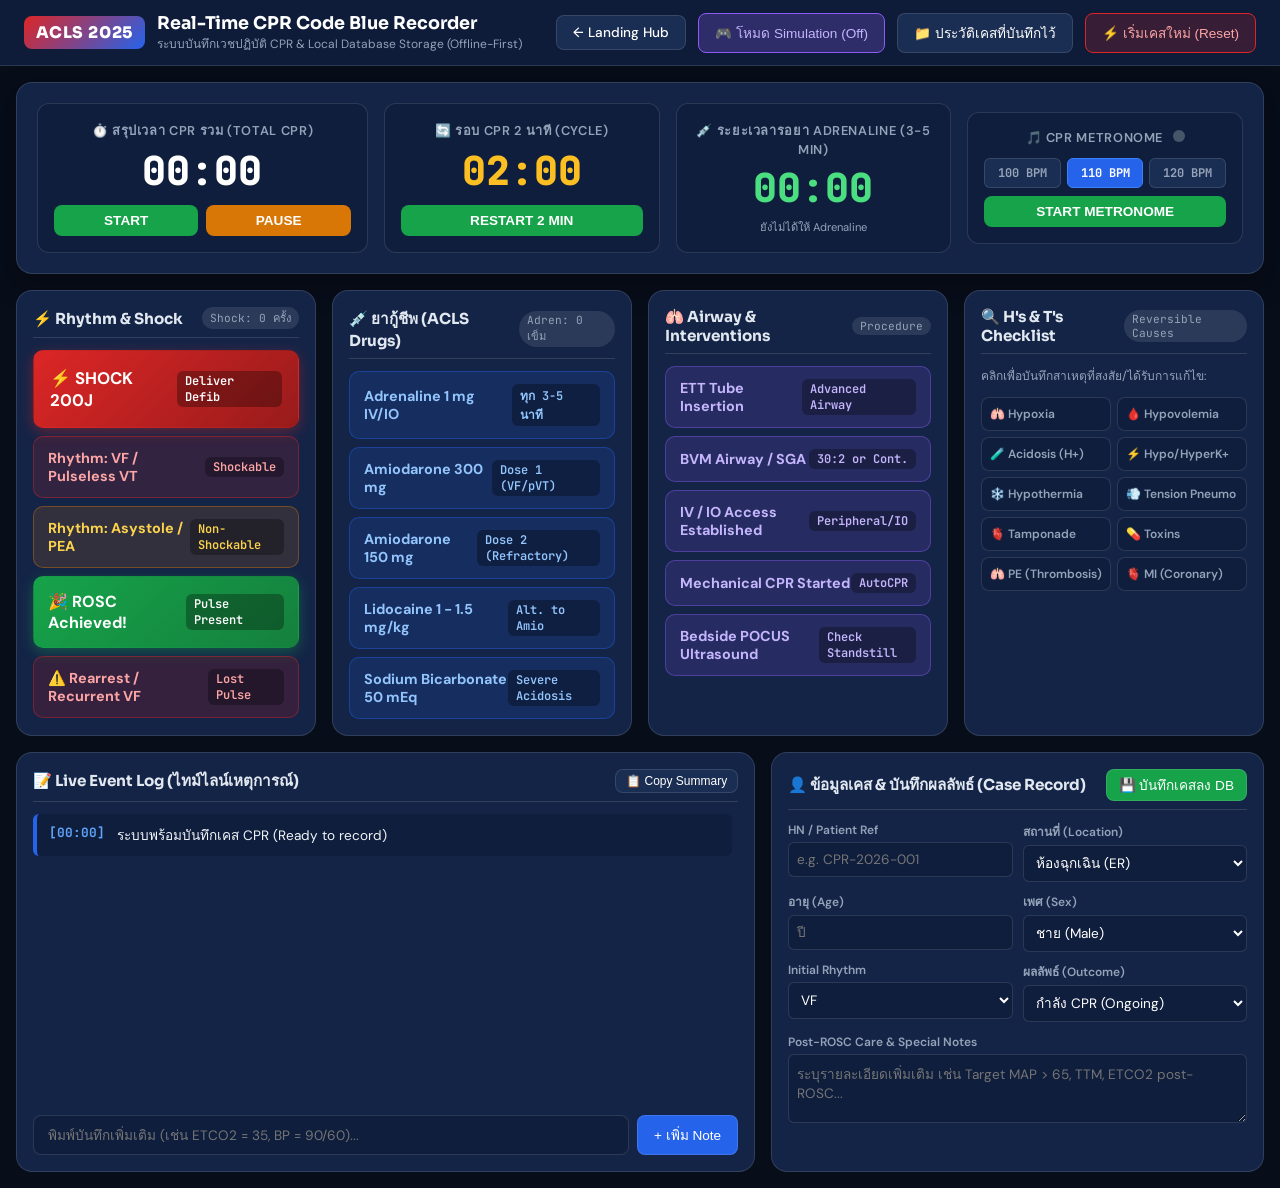
<file: cpr/cpr-recorder.html>
<!DOCTYPE html>
<html lang="th">
<head>
  <meta charset="UTF-8">
  <meta name="viewport" content="width=device-width, initial-scale=1.0">
  <title>ACLS 2025 — CPR Code Blue Recorder & Simulation Mode</title>
  <link rel="preconnect" href="https://fonts.googleapis.com">
  <link rel="preconnect" href="https://fonts.gstatic.com" crossorigin>
  <link href="https://fonts.googleapis.com/css2?family=Sora:wght@400;600;700;800&family=DM+Sans:wght@400;500;600;700&family=JetBrains+Mono:wght@400;500;700;800&display=swap" rel="stylesheet">
  <style>
    :root {
      --navy-dark: #070d19;
      --navy: #0f1e3d;
      --navy-light: #1a2d52;
      --navy-card: #142447;
      --blue-accent: #2563eb;
      --blue-light: #3b82f6;
      --red-alert: #dc2626;
      --red-hover: #b91c1c;
      --green-success: #16a34a;
      --green-hover: #15803d;
      --amber-warn: #d97706;
      --amber-hover: #b45309;
      --purple-accent: #8b5cf6;
      --cyan-accent: #06b6d4;
      --text-main: #f8fafc;
      --text-muted: #94a3b8;
      --border-color: rgba(255, 255, 255, 0.12);
      --font-sora: 'Sora', sans-serif;
      --font-sans: 'DM Sans', sans-serif;
      --font-mono: 'JetBrains Mono', monospace;
    }

    * { margin: 0; padding: 0; box-sizing: border-box; }
    body {
      background-color: var(--navy-dark);
      color: var(--text-main);
      font-family: var(--font-sans);
      min-height: 100vh;
      display: flex;
      flex-direction: column;
      overflow-x: hidden;
    }

    /* Top Navigation Header */
    header {
      background: rgba(15, 30, 61, 0.95);
      backdrop-filter: blur(10px);
      border-bottom: 1px solid var(--border-color);
      padding: 12px 24px;
      display: flex;
      justify-content: space-between;
      align-items: center;
      position: sticky;
      top: 0;
      z-index: 100;
    }
    .brand {
      display: flex;
      align-items: center;
      gap: 12px;
    }
    .brand-logo {
      background: linear-gradient(135deg, var(--red-alert), var(--blue-accent));
      color: white;
      font-family: var(--font-sora);
      font-weight: 800;
      font-size: 1rem;
      padding: 6px 12px;
      border-radius: 8px;
      letter-spacing: 0.05em;
    }
    .brand-title {
      font-family: var(--font-sora);
      font-weight: 700;
      font-size: 1.1rem;
      color: white;
    }
    .brand-subtitle {
      font-size: 0.75rem;
      color: var(--text-muted);
    }
    .header-actions {
      display: flex;
      align-items: center;
      gap: 12px;
    }
    .btn-nav {
      background: var(--navy-light);
      color: white;
      border: 1px solid var(--border-color);
      padding: 8px 16px;
      border-radius: 8px;
      font-size: 0.85rem;
      font-weight: 500;
      cursor: pointer;
      display: inline-flex;
      align-items: center;
      gap: 6px;
      text-decoration: none;
      transition: all 0.2s;
    }
    .btn-nav:hover {
      background: var(--blue-accent);
      border-color: var(--blue-light);
    }
    .btn-nav.btn-danger {
      background: rgba(220, 38, 38, 0.2);
      border-color: var(--red-alert);
      color: #fca5a5;
    }
    .btn-nav.btn-danger:hover {
      background: var(--red-alert);
      color: white;
    }
    .btn-nav.btn-sim {
      background: rgba(139, 92, 246, 0.25);
      border-color: var(--purple-accent);
      color: #c4b5fd;
    }
    .btn-nav.btn-sim.active {
      background: var(--purple-accent);
      color: white;
    }

    /* Simulation Mode Controller Bar */
    .sim-bar {
      background: linear-gradient(90deg, #1e1b4b, #0f172a);
      border-bottom: 1px solid var(--purple-accent);
      padding: 12px 24px;
      display: flex;
      justify-content: space-between;
      align-items: center;
      gap: 16px;
      animation: slideDown 0.3s ease;
    }
    @keyframes slideDown { from { transform: translateY(-100%); } to { transform: translateY(0); } }

    .sim-info {
      display: flex;
      align-items: center;
      gap: 12px;
    }
    .sim-title {
      font-family: var(--font-sora);
      font-size: 0.9rem;
      font-weight: 700;
      color: #c4b5fd;
    }

    .sim-select {
      background: var(--navy-dark);
      border: 1px solid var(--purple-accent);
      color: white;
      padding: 6px 12px;
      border-radius: 6px;
      font-family: var(--font-sans);
      font-size: 0.85rem;
      outline: none;
    }

    /* Main Grid Layout */
    .cpr-container {
      max-width: 1600px;
      width: 100%;
      margin: 0 auto;
      padding: 16px;
      display: flex;
      flex-direction: column;
      gap: 16px;
      flex-grow: 1;
    }

    /* Embedded Live Mini ECG Monitor */
    .sim-monitor-card {
      background: #000000;
      border: 1px solid var(--purple-accent);
      border-radius: 16px;
      padding: 16px;
      display: grid;
      grid-template-columns: 2fr 1fr;
      gap: 16px;
      position: relative;
      overflow: hidden;
    }
    @media (max-width: 900px) {
      .sim-monitor-card { grid-template-columns: 1fr; }
    }

    .mini-canvas-container {
      position: relative;
      height: 140px;
      width: 100%;
      background: #000;
      border-radius: 8px;
      overflow: hidden;
      border: 1px solid #1e293b;
    }
    .mini-canvas-container canvas {
      width: 100%;
      height: 100%;
      display: block;
    }

    .mini-vitals-panel {
      display: flex;
      justify-content: space-around;
      align-items: center;
      background: #0b0f19;
      border-radius: 8px;
      padding: 12px;
      border: 1px solid #1e293b;
    }
    .mini-vital-item {
      text-align: center;
      font-family: var(--font-mono);
    }
    .mini-vital-label {
      font-size: 0.7rem;
      color: var(--text-muted);
      text-transform: uppercase;
    }
    .mini-vital-val {
      font-size: 2.2rem;
      font-weight: 800;
      line-height: 1;
      margin-top: 4px;
    }

    /* Timer & Metronome Dashboard Card */
    .dashboard-card {
      background: var(--navy-card);
      border: 1px solid var(--border-color);
      border-radius: 16px;
      padding: 20px;
      display: grid;
      grid-template-columns: 1.2fr 1fr 1fr 1fr;
      gap: 16px;
      align-items: center;
      box-shadow: 0 10px 30px rgba(0, 0, 0, 0.3);
    }
    @media (max-width: 1100px) {
      .dashboard-card { grid-template-columns: 1fr 1fr; }
    }
    @media (max-width: 650px) {
      .dashboard-card { grid-template-columns: 1fr; }
    }

    .timer-block {
      background: var(--navy);
      border: 1px solid var(--border-color);
      border-radius: 12px;
      padding: 16px;
      display: flex;
      flex-direction: column;
      align-items: center;
      text-align: center;
      position: relative;
    }
    .timer-label {
      font-size: 0.8rem;
      font-weight: 600;
      text-transform: uppercase;
      letter-spacing: 0.05em;
      color: var(--text-muted);
      margin-bottom: 4px;
    }
    .timer-display {
      font-family: var(--font-mono);
      font-size: 2.5rem;
      font-weight: 800;
      color: #ffffff;
      line-height: 1;
      margin: 6px 0;
    }
    .timer-display.text-red { color: #f87171; }
    .timer-display.text-amber { color: #fbbf24; }
    .timer-display.text-green { color: #4ade80; }
    
    .timer-controls {
      display: flex;
      gap: 8px;
      margin-top: 8px;
      width: 100%;
    }
    .btn-timer {
      flex: 1;
      padding: 8px 12px;
      font-size: 0.85rem;
      font-weight: 700;
      border-radius: 8px;
      border: none;
      cursor: pointer;
      transition: background 0.2s;
    }
    .btn-start { background: var(--green-success); color: white; }
    .btn-start:hover { background: var(--green-hover); }
    .btn-pause { background: var(--amber-warn); color: white; }
    .btn-pause:hover { background: var(--amber-hover); }
    .btn-stop { background: var(--red-alert); color: white; }
    .btn-stop:hover { background: var(--red-hover); }

    /* Metronome Specifics */
    .metronome-controls {
      display: flex;
      align-items: center;
      gap: 6px;
      margin-top: 8px;
      width: 100%;
    }
    .bpm-btn {
      flex: 1;
      padding: 6px 4px;
      background: var(--navy-light);
      border: 1px solid var(--border-color);
      color: var(--text-muted);
      border-radius: 6px;
      font-family: var(--font-mono);
      font-size: 0.75rem;
      font-weight: 700;
      cursor: pointer;
    }
    .bpm-btn.active {
      background: var(--blue-accent);
      color: white;
      border-color: var(--blue-light);
    }
    .metronome-pulse {
      width: 12px;
      height: 12px;
      border-radius: 50%;
      background: #475569;
      display: inline-block;
      margin-left: 6px;
      transition: transform 0.1s, background 0.1s;
    }
    .metronome-pulse.pulse-active {
      background: #ef4444;
      transform: scale(1.4);
      box-shadow: 0 0 10px #ef4444;
    }

    /* Main Interactive Action Panel Grid */
    .action-grid {
      display: grid;
      grid-template-columns: repeat(4, 1fr);
      gap: 16px;
    }
    @media (max-width: 1200px) {
      .action-grid { grid-template-columns: repeat(2, 1fr); }
    }
    @media (max-width: 700px) {
      .action-grid { grid-template-columns: 1fr; }
    }

    .section-card {
      background: var(--navy-card);
      border: 1px solid var(--border-color);
      border-radius: 16px;
      padding: 16px;
      display: flex;
      flex-direction: column;
      gap: 12px;
    }
    .section-header {
      display: flex;
      justify-content: space-between;
      align-items: center;
      border-bottom: 1px solid var(--border-color);
      padding-bottom: 8px;
    }
    .section-title {
      font-family: var(--font-sora);
      font-size: 0.95rem;
      font-weight: 700;
      color: #e2e8f0;
      display: flex;
      align-items: center;
      gap: 8px;
    }
    .section-badge {
      font-family: var(--font-mono);
      font-size: 0.7rem;
      padding: 2px 8px;
      border-radius: 20px;
      background: rgba(255, 255, 255, 0.1);
      color: var(--text-muted);
    }

    /* Action Buttons */
    .btn-group {
      display: flex;
      flex-direction: column;
      gap: 8px;
    }
    .btn-act {
      width: 100%;
      padding: 12px 14px;
      border-radius: 10px;
      border: 1px solid transparent;
      font-family: var(--font-sans);
      font-weight: 700;
      font-size: 0.9rem;
      cursor: pointer;
      display: flex;
      justify-content: space-between;
      align-items: center;
      text-align: left;
      transition: transform 0.15s, box-shadow 0.15s, background 0.15s;
      user-select: none;
    }
    .btn-act:active {
      transform: scale(0.97);
    }

    .btn-shock {
      background: linear-gradient(135deg, #dc2626, #991b1b);
      color: white;
      box-shadow: 0 4px 14px rgba(220, 38, 38, 0.4);
      font-size: 1.05rem;
      padding: 16px;
    }
    .btn-shock:hover { background: linear-gradient(135deg, #ef4444, #dc2626); }
    .btn-rhythm-shockable {
      background: rgba(220, 38, 38, 0.15);
      border-color: rgba(220, 38, 38, 0.4);
      color: #fca5a5;
    }
    .btn-rhythm-shockable:hover { background: rgba(220, 38, 38, 0.3); }

    .btn-rhythm-nonshockable {
      background: rgba(217, 119, 6, 0.15);
      border-color: rgba(217, 119, 6, 0.4);
      color: #fcd34d;
    }
    .btn-rhythm-nonshockable:hover { background: rgba(217, 119, 6, 0.3); }

    .btn-rosc {
      background: linear-gradient(135deg, #16a34a, #15803d);
      color: white;
      box-shadow: 0 4px 14px rgba(22, 163, 74, 0.4);
      font-size: 1rem;
      padding: 14px;
    }
    .btn-rosc:hover { background: linear-gradient(135deg, #22c55e, #16a34a); }

    .btn-drug {
      background: rgba(37, 99, 235, 0.15);
      border-color: rgba(37, 99, 235, 0.4);
      color: #93c5fd;
    }
    .btn-drug:hover { background: rgba(37, 99, 235, 0.3); }

    .btn-airway {
      background: rgba(139, 92, 246, 0.15);
      border-color: rgba(139, 92, 246, 0.4);
      color: #c4b5fd;
    }
    .btn-airway:hover { background: rgba(139, 92, 246, 0.3); }

    .btn-badge {
      font-family: var(--font-mono);
      font-size: 0.75rem;
      background: rgba(0, 0, 0, 0.3);
      padding: 2px 8px;
      border-radius: 6px;
      font-weight: 600;
    }

    /* H's and T's Grid Checklist */
    .ht-grid {
      display: grid;
      grid-template-columns: 1fr 1fr;
      gap: 6px;
    }
    .ht-item {
      background: var(--navy);
      border: 1px solid var(--border-color);
      border-radius: 8px;
      padding: 8px;
      font-size: 0.75rem;
      font-weight: 600;
      color: var(--text-muted);
      cursor: pointer;
      display: flex;
      align-items: center;
      gap: 6px;
      transition: all 0.2s;
    }
    .ht-item.active {
      background: rgba(6, 182, 212, 0.2);
      border-color: var(--cyan-accent);
      color: #67e8f9;
    }

    /* Lower Section: Live Stream Log & Case Details */
    .bottom-layout {
      display: grid;
      grid-template-columns: 1.5fr 1fr;
      gap: 16px;
    }
    @media (max-width: 1000px) {
      .bottom-layout { grid-template-columns: 1fr; }
    }

    .log-panel {
      background: var(--navy-card);
      border: 1px solid var(--border-color);
      border-radius: 16px;
      padding: 16px;
      display: flex;
      flex-direction: column;
      height: 420px;
    }
    .log-stream {
      flex: 1;
      overflow-y: auto;
      margin: 12px 0;
      padding-right: 6px;
      display: flex;
      flex-direction: column;
      gap: 8px;
    }
    .log-entry {
      background: var(--navy);
      border-left: 4px solid var(--blue-accent);
      padding: 10px 12px;
      border-radius: 6px;
      font-size: 0.85rem;
      display: flex;
      justify-content: space-between;
      align-items: flex-start;
      gap: 12px;
      animation: fadeIn 0.2s ease;
    }
    @keyframes fadeIn { from { opacity: 0; transform: translateY(6px); } to { opacity: 1; transform: translateY(0); } }

    .log-entry.entry-shock { border-left-color: var(--red-alert); background: rgba(220, 38, 38, 0.08); }
    .log-entry.entry-rosc { border-left-color: var(--green-success); background: rgba(22, 163, 74, 0.08); }
    .log-entry.entry-drug { border-left-color: var(--blue-accent); background: rgba(37, 99, 235, 0.08); }
    .log-entry.entry-airway { border-left-color: var(--purple-accent); background: rgba(139, 92, 246, 0.08); }
    .log-entry.entry-sim { border-left-color: #a855f7; background: rgba(168, 85, 247, 0.1); font-weight: 600; }

    .log-time {
      font-family: var(--font-mono);
      font-weight: 700;
      color: #60a5fa;
      font-size: 0.8rem;
      white-space: nowrap;
    }
    .log-content { flex: 1; color: #f1f5f9; }
    .log-del {
      color: #64748b;
      cursor: pointer;
      font-size: 0.8rem;
      border: none;
      background: none;
    }
    .log-del:hover { color: #f87171; }

    .note-input-row {
      display: flex;
      gap: 8px;
    }
    .input-text {
      flex: 1;
      background: var(--navy);
      border: 1px solid var(--border-color);
      border-radius: 8px;
      padding: 10px 14px;
      color: white;
      font-family: var(--font-sans);
      font-size: 0.85rem;
      outline: none;
    }
    .input-text:focus { border-color: var(--blue-accent); }

    /* Case Info Form Panel */
    .case-form-panel {
      background: var(--navy-card);
      border: 1px solid var(--border-color);
      border-radius: 16px;
      padding: 16px;
      display: flex;
      flex-direction: column;
      gap: 12px;
    }
    .form-grid {
      display: grid;
      grid-template-columns: 1fr 1fr;
      gap: 10px;
    }
    .form-group {
      display: flex;
      flex-direction: column;
      gap: 4px;
    }
    .form-label {
      font-size: 0.75rem;
      font-weight: 600;
      color: var(--text-muted);
    }
    .form-control {
      background: var(--navy);
      border: 1px solid var(--border-color);
      border-radius: 6px;
      padding: 8px;
      color: white;
      font-family: var(--font-sans);
      font-size: 0.85rem;
      outline: none;
    }
    .form-control:focus { border-color: var(--blue-accent); }

    /* Modals */
    .modal-overlay {
      position: fixed;
      inset: 0;
      background: rgba(0, 0, 0, 0.75);
      backdrop-filter: blur(4px);
      display: flex;
      justify-content: center;
      align-items: center;
      z-index: 1000;
      opacity: 0;
      pointer-events: none;
      transition: opacity 0.2s;
    }
    .modal-overlay.active {
      opacity: 1;
      pointer-events: auto;
    }
    .modal-card {
      background: var(--navy-card);
      border: 1px solid var(--border-color);
      border-radius: 16px;
      width: 90%;
      max-width: 800px;
      max-height: 85vh;
      display: flex;
      flex-direction: column;
      overflow: hidden;
      box-shadow: 0 20px 50px rgba(0,0,0,0.5);
    }
    .modal-header {
      padding: 16px 20px;
      border-bottom: 1px solid var(--border-color);
      display: flex;
      justify-content: space-between;
      align-items: center;
    }
    .modal-title {
      font-family: var(--font-sora);
      font-size: 1.1rem;
      font-weight: 700;
    }
    .modal-close {
      background: none;
      border: none;
      color: var(--text-muted);
      font-size: 1.4rem;
      cursor: pointer;
    }
    .modal-body {
      padding: 20px;
      overflow-y: auto;
      flex: 1;
    }

    /* History Table */
    .history-table {
      width: 100%;
      border-collapse: collapse;
      font-size: 0.85rem;
    }
    .history-table th, .history-table td {
      padding: 10px 12px;
      text-align: left;
      border-bottom: 1px solid var(--border-color);
    }
    .history-table th {
      background: var(--navy);
      color: var(--text-muted);
      font-weight: 600;
    }
    .history-table tr:hover td {
      background: rgba(255, 255, 255, 0.03);
    }
    .badge-rosc { background: rgba(22, 163, 74, 0.2); color: #4ade80; padding: 2px 6px; border-radius: 4px; font-weight: 600; }
    .badge-tor { background: rgba(220, 38, 38, 0.2); color: #f87171; padding: 2px 6px; border-radius: 4px; font-weight: 600; }

    textarea.summary-text {
      width: 100%;
      height: 250px;
      background: var(--navy);
      border: 1px solid var(--border-color);
      border-radius: 8px;
      padding: 12px;
      color: white;
      font-family: var(--font-mono);
      font-size: 0.85rem;
      resize: vertical;
    }
  </style>
</head>
<body>

  <!-- Top Navigation Header -->
  <header>
    <div class="brand">
      <span class="brand-logo">ACLS 2025</span>
      <div>
        <div class="brand-title">Real-Time CPR Code Blue Recorder</div>
        <div class="brand-subtitle">ระบบบันทึกเวชปฏิบัติ CPR & Local Database Storage (Offline-First)</div>
      </div>
    </div>
    <div class="header-actions">
      <a href="../index.html" class="btn-nav">← Landing Hub</a>
      <button class="btn-nav btn-sim" id="btnToggleSimMode">🎮 โหมด Simulation (Off)</button>
      <button class="btn-nav" id="btnOpenHistory">📁 ประวัติเคสที่บันทึกไว้</button>
      <button class="btn-nav btn-danger" id="btnNewCase">⚡ เริ่มเคสใหม่ (Reset)</button>
    </div>
  </header>

  <!-- Simulation Control Bar (Shown in Simulation Mode) -->
  <div class="sim-bar" id="simBar" style="display: none;">
    <div class="sim-info">
      <span class="sim-title">🎮 Simulation Control:</span>
      <select class="sim-select" id="simScenarioSelect">
        <option value="scen1">Scenario 1: Refractory VF (Shock 2x + Amiodarone 300mg -> ROSC)</option>
        <option value="scen2">Scenario 2: PEA from Hyperkalemia (Give Ca Gluconate -> ROSC)</option>
        <option value="scen3">Scenario 3: Asystole & Airway (ETT Insertion -> CPR -> ROSC)</option>
        <option value="scen4">Scenario 4: Torsades de Pointes (Defib + MgSO4 -> ROSC)</option>
        <option value="scen5">Scenario 5: Post-ROSC Rearrest (ROSC -> Recurrent VF)</option>
      </select>
    </div>
    <div style="display: flex; gap: 10px;">
      <button class="btn-nav" id="btnPopoutMonitor" style="background: #6b21a8; color: white;">📺 เปิด Popout Bedside Monitor</button>
    </div>
  </div>

  <!-- Main Container -->
  <div class="cpr-container">

    <!-- Embedded Mini Monitor (Shown in Simulation Mode) -->
    <div class="sim-monitor-card" id="simMonitorCard" style="display: none;">
      <div class="mini-canvas-container">
        <div style="position: absolute; top: 6px; left: 10px; font-family: var(--font-mono); font-size: 0.75rem; color: #00ff66; z-index: 5;">
          ECG LEAD II — Rhythm: <strong id="miniRhythmText">VF</strong>
        </div>
        <canvas id="miniECGCanvas"></canvas>
      </div>
      <div class="mini-vitals-panel">
        <div class="mini-vital-item" style="color: #00ff66;">
          <div class="mini-vital-label">HR (BPM)</div>
          <div class="mini-vital-val" id="miniHRVal">--</div>
        </div>
        <div class="mini-vital-item" style="color: #ffcc00;">
          <div class="mini-vital-label">EtCO2 (mmHg)</div>
          <div class="mini-vital-val" id="miniEtco2Val">10</div>
        </div>
        <div class="mini-vital-item" style="color: #00e5ff;">
          <div class="mini-vital-label">SpO2 (%)</div>
          <div class="mini-vital-val" id="miniSpo2Val">--</div>
        </div>
      </div>
    </div>

    <!-- 1. Dashboard Timers & Metronome -->
    <div class="dashboard-card">
      
      <!-- Total CPR Timer -->
      <div class="timer-block">
        <div class="timer-label">⏱️ สรุปเวลา CPR รวม (Total CPR)</div>
        <div class="timer-display" id="totalTimer">00:00</div>
        <div class="timer-controls">
          <button class="btn-timer btn-start" id="btnStartTotal">START</button>
          <button class="btn-timer btn-pause" id="btnPauseTotal">PAUSE</button>
        </div>
      </div>

      <!-- 2-Minute CPR Cycle Timer -->
      <div class="timer-block">
        <div class="timer-label">🔄 รอบ CPR 2 นาที (Cycle)</div>
        <div class="timer-display text-amber" id="cycleTimer">02:00</div>
        <div class="timer-controls">
          <button class="btn-timer btn-start" id="btnResetCycle">RESTART 2 MIN</button>
        </div>
      </div>

      <!-- Adrenaline Interval Timer (3-5 min) -->
      <div class="timer-block">
        <div class="timer-label">💉 ระยะเวลารอยา Adrenaline (3-5 Min)</div>
        <div class="timer-display text-green" id="adrenTimer">00:00</div>
        <div style="font-size: 0.7rem; color: var(--text-muted); margin-top: 4px;" id="adrenStatus">
          ยังไม่ได้ให้ Adrenaline
        </div>
      </div>

      <!-- Metronome Control -->
      <div class="timer-block">
        <div class="timer-label">
          🎵 CPR Metronome 
          <span class="metronome-pulse" id="metroPulse"></span>
        </div>
        <div class="metronome-controls">
          <button class="bpm-btn" data-bpm="100">100 BPM</button>
          <button class="bpm-btn active" data-bpm="110">110 BPM</button>
          <button class="bpm-btn" data-bpm="120">120 BPM</button>
        </div>
        <button class="btn-timer btn-start" id="btnToggleMetro" style="margin-top: 8px; width: 100%;">START METRONOME</button>
      </div>

    </div>

    <!-- 2. Action Grid (Rhythm / Shock / Meds / Airway / H's & T's) -->
    <div class="action-grid">
      
      <!-- Column 1: Rhythm & Defibrillation -->
      <div class="section-card">
        <div class="section-header">
          <div class="section-title">⚡ Rhythm & Shock</div>
          <span class="section-badge" id="shockCountBadge">Shock: 0 ครั้ง</span>
        </div>
        <div class="btn-group">
          <button class="btn-act btn-shock" id="btnShock">
            <span>⚡ SHOCK 200J</span>
            <span class="btn-badge">Deliver Defib</span>
          </button>
          <button class="btn-act btn-rhythm-shockable" id="btnVF">
            <span>Rhythm: VF / Pulseless VT</span>
            <span class="btn-badge">Shockable</span>
          </button>
          <button class="btn-act btn-rhythm-nonshockable" id="btnAsystole">
            <span>Rhythm: Asystole / PEA</span>
            <span class="btn-badge">Non-Shockable</span>
          </button>
          <button class="btn-act btn-rosc" id="btnROSC">
            <span>🎉 ROSC Achieved!</span>
            <span class="btn-badge">Pulse Present</span>
          </button>
          <button class="btn-act btn-rhythm-shockable" id="btnRearrest" style="background: rgba(185, 28, 28, 0.2);">
            <span>⚠️ Rearrest / Recurrent VF</span>
            <span class="btn-badge">Lost Pulse</span>
          </button>
        </div>
      </div>

      <!-- Column 2: ACLS Medications (AHA 2025) -->
      <div class="section-card">
        <div class="section-header">
          <div class="section-title">💉 ยากู้ชีพ (ACLS Drugs)</div>
          <span class="section-badge" id="adrenCountBadge">Adren: 0 เข็ม</span>
        </div>
        <div class="btn-group">
          <button class="btn-act btn-drug" id="btnAdren">
            <span>Adrenaline 1 mg IV/IO</span>
            <span class="btn-badge">ทุก 3-5 นาที</span>
          </button>
          <button class="btn-act btn-drug" id="btnAmio300">
            <span>Amiodarone 300 mg</span>
            <span class="btn-badge">Dose 1 (VF/pVT)</span>
          </button>
          <button class="btn-act btn-drug" id="btnAmio150">
            <span>Amiodarone 150 mg</span>
            <span class="btn-badge">Dose 2 (Refractory)</span>
          </button>
          <button class="btn-act btn-drug" id="btnLido">
            <span>Lidocaine 1 - 1.5 mg/kg</span>
            <span class="btn-badge">Alt. to Amio</span>
          </button>
          <button class="btn-act btn-drug" id="btnNaHCO3">
            <span>Sodium Bicarbonate 50 mEq</span>
            <span class="btn-badge">Severe Acidosis</span>
          </button>
        </div>
      </div>

      <!-- Column 3: Airway & Procedure -->
      <div class="section-card">
        <div class="section-header">
          <div class="section-title">🫁 Airway & Interventions</div>
          <span class="section-badge">Procedure</span>
        </div>
        <div class="btn-group">
          <button class="btn-act btn-airway" id="btnETT">
            <span>ETT Tube Insertion</span>
            <span class="btn-badge">Advanced Airway</span>
          </button>
          <button class="btn-act btn-airway" id="btnBVM">
            <span>BVM Airway / SGA</span>
            <span class="btn-badge">30:2 or Cont.</span>
          </button>
          <button class="btn-act btn-airway" id="btnIVIO">
            <span>IV / IO Access Established</span>
            <span class="btn-badge">Peripheral/IO</span>
          </button>
          <button class="btn-act btn-airway" id="btnMechCPR">
            <span>Mechanical CPR Started</span>
            <span class="btn-badge">AutoCPR</span>
          </button>
          <button class="btn-act btn-airway" id="btnPOCUS">
            <span>Bedside POCUS Ultrasound</span>
            <span class="btn-badge">Check Standstill</span>
          </button>
        </div>
      </div>

      <!-- Column 4: 5H's & 5T's Checklist -->
      <div class="section-card">
        <div class="section-header">
          <div class="section-title">🔍 H's & T's Checklist</div>
          <span class="section-badge">Reversible Causes</span>
        </div>
        <div style="font-size: 0.75rem; color: var(--text-muted);">คลิกเพื่อบันทึกสาเหตุที่สงสัย/ได้รับการแก้ไข:</div>
        <div class="ht-grid">
          <div class="ht-item" data-ht="Hypoxia"><span>🫁 Hypoxia</span></div>
          <div class="ht-item" data-ht="Hypovolemia"><span>🩸 Hypovolemia</span></div>
          <div class="ht-item" data-ht="Hydrogen Ion (Acidosis)"><span>🧪 Acidosis (H+)</span></div>
          <div class="ht-item" data-ht="Hypo/Hyperkalemia"><span>⚡ Hypo/HyperK+</span></div>
          <div class="ht-item" data-ht="Hypothermia"><span>❄️ Hypothermia</span></div>
          <div class="ht-item" data-ht="Tension Pneumothorax"><span>💨 Tension Pneumo</span></div>
          <div class="ht-item" data-ht="Tamponade (Cardiac)"><span>🫀 Tamponade</span></div>
          <div class="ht-item" data-ht="Toxins / Overdose"><span>💊 Toxins</span></div>
          <div class="ht-item" data-ht="Thrombosis (Pulmonary)"><span>🫁 PE (Thrombosis)</span></div>
          <div class="ht-item" data-ht="Thrombosis (Coronary)"><span>🫀 MI (Coronary)</span></div>
        </div>
      </div>

    </div>

    <!-- 3. Bottom Layout: Live Log Stream & Case Form -->
    <div class="bottom-layout">
      
      <!-- Live Log Stream Panel -->
      <div class="log-panel">
        <div class="section-header">
          <div class="section-title">📝 Live Event Log (ไทม์ไลน์เหตุการณ์)</div>
          <button class="btn-nav" id="btnCopySummary" style="padding: 4px 10px; font-size: 0.75rem;">📋 Copy Summary</button>
        </div>
        <div class="log-stream" id="logStream">
          <div class="log-entry">
            <span class="log-time">[00:00]</span>
            <span class="log-content">ระบบพร้อมบันทึกเคส CPR (Ready to record)</span>
          </div>
        </div>
        <div class="note-input-row">
          <input type="text" class="input-text" id="noteInput" placeholder="พิมพ์บันทึกเพิ่มเติม (เช่น ETCO2 = 35, BP = 90/60)...">
          <button class="btn-nav" id="btnAddNote" style="background: var(--blue-accent);">+ เพิ่ม Note</button>
        </div>
      </div>

      <!-- Case Information & Outcome Panel -->
      <div class="case-form-panel">
        <div class="section-header">
          <div class="section-title">👤 ข้อมูลเคส & บันทึกผลลัพธ์ (Case Record)</div>
          <button class="btn-nav" id="btnSaveCase" style="background: var(--green-success); color: white; padding: 4px 12px;">💾 บันทึกเคสลง DB</button>
        </div>
        
        <div class="form-grid">
          <div class="form-group">
            <label class="form-label">HN / Patient Ref</label>
            <input type="text" class="form-control" id="caseHN" placeholder="e.g. CPR-2026-001">
          </div>
          <div class="form-group">
            <label class="form-label">สถานที่ (Location)</label>
            <select class="form-control" id="caseLoc">
              <option value="ER">ห้องฉุกเฉิน (ER)</option>
              <option value="ICU">ไอซียู (ICU)</option>
              <option value="Ward">หอผู้ป่วย (Ward)</option>
              <option value="OPD">ผู้ป่วยนอก (OPD)</option>
              <option value="EMS">กู้ชีพนอก รพ. (EMS)</option>
            </select>
          </div>
          <div class="form-group">
            <label class="form-label">อายุ (Age)</label>
            <input type="number" class="form-control" id="caseAge" placeholder="ปี">
          </div>
          <div class="form-group">
            <label class="form-label">เพศ (Sex)</label>
            <select class="form-control" id="caseSex">
              <option value="Male">ชาย (Male)</option>
              <option value="Female">หญิง (Female)</option>
            </select>
          </div>
          <div class="form-group">
            <label class="form-label">Initial Rhythm</label>
            <select class="form-control" id="caseInitRhythm">
              <option value="VF">VF</option>
              <option value="pVT">Pulseless VT</option>
              <option value="Asystole">Asystole</option>
              <option value="PEA">PEA</option>
            </select>
          </div>
          <div class="form-group">
            <label class="form-label">ผลลัพธ์ (Outcome)</label>
            <select class="form-control" id="caseOutcome">
              <option value="Ongoing">กำลัง CPR (Ongoing)</option>
              <option value="ROSC">ROSC (สำเร็จ)</option>
              <option value="TOR">TOR (เสียชีวิต)</option>
              <option value="Transferred">ส่งต่อ (Transferred)</option>
            </select>
          </div>
        </div>

        <div class="form-group">
          <label class="form-label">Post-ROSC Care & Special Notes</label>
          <textarea class="form-control" id="caseNotes" rows="3" placeholder="ระบุรายละเอียดเพิ่มเติม เช่น Target MAP > 65, TTM, ETCO2 post-ROSC..."></textarea>
        </div>

      </div>

    </div>

  </div>

  <!-- History Modal -->
  <div class="modal-overlay" id="historyModal">
    <div class="modal-card">
      <div class="modal-header">
        <div class="modal-title">📁 ประวัติเคส CPR ที่บันทึกไว้ใน Browser (IndexedDB)</div>
        <button class="modal-close" id="btnCloseHistory">&times;</button>
      </div>
      <div class="modal-body">
        <div style="display: flex; gap: 10px; margin-bottom: 16px;">
          <button class="btn-nav" id="btnExportJSON">📥 Export JSON ( Backup )</button>
          <button class="btn-nav" id="btnExportCSV">📊 Export CSV ( Excel )</button>
        </div>
        <table class="history-table">
          <thead>
            <tr>
              <th>วันที่/เวลา</th>
              <th>HN/Ref</th>
              <th>สถานที่</th>
              <th>ระยะเวลา</th>
              <th>Shock</th>
              <th>Adrenaline</th>
              <th>ผลลัพธ์</th>
              <th>จัดการ</th>
            </tr>
          </thead>
          <tbody id="historyTableBody">
            <!-- Dynamic rows -->
          </tbody>
        </table>
      </div>
    </div>
  </div>

  <!-- Summary Modal -->
  <div class="modal-overlay" id="summaryModal">
    <div class="modal-card">
      <div class="modal-header">
        <div class="modal-title">📋 สรุปรายงานเคส CPR (สำหรับคัดลอกลง EMR / Medical Record)</div>
        <button class="modal-close" id="btnCloseSummary">&times;</button>
      </div>
      <div class="modal-body">
        <textarea class="summary-text" id="summaryText" readonly></textarea>
        <button class="btn-nav" id="btnCopyText" style="margin-top: 12px; background: var(--blue-accent); width: 100%;">
          ✂️ คัดลอกข้อความสรุป (Copy to Clipboard)
        </button>
      </div>
    </div>
  </div>

  <!-- Application Logic & DB Engine Script -->
  <script>
    /* ==========================================================================
       ACLS 2025 CPR RECORDER & SIMULATION MODE ENGINE
       IndexedDB Storage & BroadcastChannel Event Sync
       ========================================================================== */

    const simChannel = new BroadcastChannel('ACLS_SIM_CHANNEL');

    let simModeActive = false;
    let currentScenarioKey = 'scen1';
    let simRhythm = 'VF';
    let simHR = 0;
    let simETCO2 = 10;
    let simSpO2 = 0;
    let amioGiven = false;
    let caGluconateGiven = false;
    let mgso4Given = false;

    // Global Extensible Event Bus
    window.CPRRecorderEventBus = {
      listeners: {},
      on(event, callback) {
        if (!this.listeners[event]) this.listeners[event] = [];
        this.listeners[event].push(callback);
      },
      emit(event, data) {
        if (this.listeners[event]) {
          this.listeners[event].forEach(cb => cb(data));
        }
      }
    };

    // State Variables
    let totalSeconds = 0;
    let cycleSeconds = 120;
    let adrenSeconds = 0;
    let adrenActive = false;

    let timerInterval = null;
    let cycleInterval = null;
    let adrenInterval = null;

    let metronomeActive = false;
    let metronomeBpm = 110;
    let metronomeInterval = null;
    let audioCtx = null;

    let shockCount = 0;
    let adrenCount = 0;

    let activeEvents = [];
    let activeHTs = new Set();
    let currentCaseId = 'CASE-' + Date.now();

    // Database Initialization (IndexedDB with LocalStorage Fallback)
    const DB_NAME = 'ACLS2025_CPR_DB';
    const DB_VERSION = 1;
    const STORE_NAME = 'cpr_cases';
    let db = null;

    function initDB() {
      return new Promise((resolve) => {
        if (!window.indexedDB) {
          resolve(null);
          return;
        }
        const request = indexedDB.open(DB_NAME, DB_VERSION);
        request.onupgradeneeded = (e) => {
          const dbInstance = e.target.result;
          if (!dbInstance.objectStoreNames.contains(STORE_NAME)) {
            dbInstance.createObjectStore(STORE_NAME, { keyPath: 'id' });
          }
        };
        request.onsuccess = (e) => {
          db = e.target.result;
          resolve(db);
        };
        request.onerror = () => resolve(null);
      });
    }

    async function saveCaseToDB(caseData) {
      if (db) {
        return new Promise((resolve, reject) => {
          const tx = db.transaction(STORE_NAME, 'readwrite');
          const store = tx.objectStore(STORE_NAME);
          store.put(caseData);
          tx.oncomplete = () => resolve(true);
          tx.onerror = () => reject(tx.error);
        });
      } else {
        let cases = JSON.parse(localStorage.getItem('cpr_cases') || '[]');
        const idx = cases.findIndex(c => c.id === caseData.id);
        if (idx >= 0) cases[idx] = caseData;
        else cases.push(caseData);
        localStorage.setItem('cpr_cases', JSON.stringify(cases));
        return Promise.resolve(true);
      }
    }

    async function getAllCasesFromDB() {
      if (db) {
        return new Promise((resolve) => {
          const tx = db.transaction(STORE_NAME, 'readonly');
          const store = tx.objectStore(STORE_NAME);
          const req = store.getAll();
          req.onsuccess = () => resolve(req.result || []);
          req.onerror = () => resolve([]);
        });
      } else {
        return Promise.resolve(JSON.parse(localStorage.getItem('cpr_cases') || '[]'));
      }
    }

    async function deleteCaseFromDB(id) {
      if (db) {
        return new Promise((resolve) => {
          const tx = db.transaction(STORE_NAME, 'readwrite');
          const store = tx.objectStore(STORE_NAME);
          store.delete(id);
          tx.oncomplete = () => resolve(true);
        });
      } else {
        let cases = JSON.parse(localStorage.getItem('cpr_cases') || '[]');
        cases = cases.filter(c => c.id !== id);
        localStorage.setItem('cpr_cases', JSON.stringify(cases));
        return Promise.resolve(true);
      }
    }

    function formatMMSS(sec) {
      const m = Math.floor(sec / 60).toString().padStart(2, '0');
      const s = (sec % 60).toString().padStart(2, '0');
      return `${m}:${s}`;
    }

    function playBeep(freq = 880, duration = 0.05) {
      try {
        if (!audioCtx) audioCtx = new (window.AudioContext || window.webkitAudioContext)();
        if (audioCtx.state === 'suspended') audioCtx.resume();
        const osc = audioCtx.createOscillator();
        const gain = audioCtx.createGain();
        osc.type = 'sine';
        osc.frequency.value = freq;
        gain.gain.setValueAtTime(0.15, audioCtx.currentTime);
        gain.gain.exponentialRampToValueAtTime(0.001, audioCtx.currentTime + duration);
        osc.connect(gain);
        gain.connect(audioCtx.destination);
        osc.start();
        osc.stop(audioCtx.currentTime + duration);
      } catch (err) {}
    }

    function startTimers() {
      if (!timerInterval) {
        timerInterval = setInterval(() => {
          totalSeconds++;
          document.getElementById('totalTimer').textContent = formatMMSS(totalSeconds);
        }, 1000);
      }

      if (!cycleInterval) {
        cycleInterval = setInterval(() => {
          if (cycleSeconds > 0) {
            cycleSeconds--;
            document.getElementById('cycleTimer').textContent = formatMMSS(cycleSeconds);
            if (cycleSeconds === 10) playBeep(1000, 0.2);
          } else {
            playBeep(1200, 0.4);
            addLogEntry('⏰ ครบรอบ CPR 2 นาที! (Rhythm & Pulse Check Required)', 'entry-shock');
            cycleSeconds = 120;
          }
        }, 1000);
      }

      if (adrenActive && !adrenInterval) {
        adrenInterval = setInterval(() => {
          adrenSeconds++;
          const adrenEl = document.getElementById('adrenTimer');
          adrenEl.textContent = formatMMSS(adrenSeconds);
          
          if (adrenSeconds >= 180 && adrenSeconds <= 300) {
            adrenEl.className = 'timer-display text-amber';
            document.getElementById('adrenStatus').textContent = '⚠️ ถึงเวลาให้ Adrenaline เข็มถัดไป (3-5 min)';
          } else if (adrenSeconds > 300) {
            adrenEl.className = 'timer-display text-red';
            document.getElementById('adrenStatus').textContent = '🚨 เกิน 5 นาทีแล้ว! Adrenaline Overdue';
          }
        }, 1000);
      }
    }

    function pauseTimers() {
      clearInterval(timerInterval); timerInterval = null;
      clearInterval(cycleInterval); cycleInterval = null;
      clearInterval(adrenInterval); adrenInterval = null;
    }

    function toggleMetronome() {
      metronomeActive = !metronomeActive;
      const btn = document.getElementById('btnToggleMetro');
      if (metronomeActive) {
        btn.textContent = 'STOP METRONOME';
        btn.className = 'btn-timer btn-stop';
        const intervalMs = (60 / metronomeBpm) * 1000;
        metronomeInterval = setInterval(() => {
          playBeep(750, 0.03);
          const pulse = document.getElementById('metroPulse');
          pulse.classList.add('pulse-active');
          setTimeout(() => pulse.classList.remove('pulse-active'), 80);
        }, intervalMs);
      } else {
        btn.textContent = 'START METRONOME';
        btn.className = 'btn-timer btn-start';
        clearInterval(metronomeInterval);
        metronomeInterval = null;
      }
    }

    function addLogEntry(text, typeClass = '') {
      const timeStr = formatMMSS(totalSeconds);
      const entryObj = { time: timeStr, text: text, type: typeClass, timestamp: Date.now() };
      activeEvents.push(entryObj);

      const container = document.getElementById('logStream');
      const div = document.createElement('div');
      div.className = `log-entry ${typeClass}`;
      div.innerHTML = `
        <span class="log-time">[${timeStr}]</span>
        <span class="log-content">${text}</span>
        <button class="log-del" onclick="removeLogEntry(${entryObj.timestamp}, this)">&times;</button>
      `;
      container.prepend(div);
      window.CPRRecorderEventBus.emit('event_logged', entryObj);
    }

    function removeLogEntry(ts, btnEl) {
      activeEvents = activeEvents.filter(e => e.timestamp !== ts);
      btnEl.closest('.log-entry').remove();
    }

    /* SIMULATION ENGINE SCENARIOS & MONITOR SYNC */
    function updateSimulationVitals(rhythm, etco2, hr, spo2) {
      simRhythm = rhythm; simETCO2 = etco2; simHR = hr; simSpO2 = spo2;
      document.getElementById('miniRhythmText').textContent = rhythm;
      document.getElementById('miniEtco2Val').textContent = etco2;
      document.getElementById('miniHRVal').textContent = hr > 0 ? hr : '--';
      document.getElementById('miniSpo2Val').textContent = spo2 > 0 ? spo2 : '--';

      simChannel.postMessage({
        type: 'STATE_UPDATE',
        rhythm: rhythm,
        etco2: etco2,
        hr: hr,
        spo2: spo2
      });
    }

    function initScenario(key) {
      currentScenarioKey = key;
      amioGiven = false; caGluconateGiven = false; mgso4Given = false;
      
      if (key === 'scen1') { // Refractory VF
        updateSimulationVitals('VF', 10, 0, 0);
        addLogEntry('[SIM SCENARIO 1 STARTED] Patient collapsed in VF. Shock #1 required.', 'entry-sim');
      } else if (key === 'scen2') { // PEA HyperK
        updateSimulationVitals('PEA', 12, 0, 0);
        addLogEntry('[SIM SCENARIO 2 STARTED] Patient in PEA. Suspect Hyperkalemia.', 'entry-sim');
      } else if (key === 'scen3') { // Asystole
        updateSimulationVitals('Asystole', 8, 0, 0);
        addLogEntry('[SIM SCENARIO 3 STARTED] Patient in Asystole. High Quality CPR & Airway.', 'entry-sim');
      } else if (key === 'scen4') { // Torsades
        updateSimulationVitals('Torsades', 10, 0, 0);
        addLogEntry('[SIM SCENARIO 4 STARTED] Polymorphic VT / Torsades. Give MgSO4 2g.', 'entry-sim');
      } else if (key === 'scen5') { // Post-ROSC Rearrest
        updateSimulationVitals('VF', 10, 0, 0);
        addLogEntry('[SIM SCENARIO 5 STARTED] Patient in VF. Shock -> ROSC -> Rearrest.', 'entry-sim');
      }
    }

    function handleSimShock() {
      simChannel.postMessage({ type: 'SHOCK' });
      
      if (currentScenarioKey === 'scen1') {
        if (shockCount === 1) {
          addLogEntry('🎮 [SIM RESPONSE] Shock #1 Delivered. Coarse VF persists. Resume CPR & give Adrenaline.', 'entry-sim');
        } else if (shockCount >= 2 && amioGiven) {
          updateSimulationVitals('Normal Sinus', 40, 84, 98);
          document.getElementById('caseOutcome').value = 'ROSC';
          addLogEntry('🎉 [SIM RESPONSE] Shock #2 + Amiodarone successful! Rhythm converted to Sinus (ROSC)!', 'entry-rosc');
          pauseTimers();
        } else if (shockCount >= 2 && !amioGiven) {
          addLogEntry('🎮 [SIM RESPONSE] Shock #2 Delivered without Antiarrhythmic. Fine VF persists. Consider Amiodarone/Lidocaine.', 'entry-sim');
        }
      } else if (currentScenarioKey === 'scen4') {
        if (mgso4Given) {
          updateSimulationVitals('Normal Sinus', 38, 76, 97);
          document.getElementById('caseOutcome').value = 'ROSC';
          addLogEntry('🎉 [SIM RESPONSE] Defib + MgSO4 2g successful! Rhythm converted to Normal Sinus (ROSC)!', 'entry-rosc');
          pauseTimers();
        } else {
          addLogEntry('🎮 [SIM RESPONSE] Defib alone for Torsades ineffective. Administer MgSO4 2g IV.', 'entry-sim');
        }
      } else if (currentScenarioKey === 'scen5') {
        if (shockCount === 1) {
          updateSimulationVitals('Normal Sinus', 36, 90, 96);
          addLogEntry('🎉 [SIM RESPONSE] Initial Shock successful! ROSC achieved.', 'entry-rosc');
          setTimeout(() => {
            updateSimulationVitals('VF', 10, 0, 0);
            addLogEntry('⚠️ [SIM RESPONSE] 2 Min later: Patient REARRESTED into VF! Lost pulse.', 'entry-shock');
            startTimers();
          }, 6000);
        }
      }
    }

    // Mini Canvas Loop
    const miniCanvas = document.getElementById('miniECGCanvas');
    const miniCtx = miniCanvas.getContext('2d');
    let miniX = 0;

    function drawMiniECG() {
      if (!simModeActive) return;
      const h = miniCanvas.height;
      const mid = h / 2;
      let y = mid;

      if (simRhythm === 'VF') y = mid + Math.sin(miniX * 0.15) * 20 + (Math.random() * 20 - 10);
      else if (simRhythm === 'Asystole') y = mid + (Math.random() * 3 - 1.5);
      else if (simRhythm === 'PEA') {
        const ph = (miniX % 100);
        if (ph > 20 && ph < 30) y = mid - 15;
        else if (ph >= 30 && ph < 40) y = mid + 20;
        else y = mid;
      } else if (simRhythm === 'Normal Sinus' || simRhythm === 'Sinus') {
        const ph = (miniX % 70);
        if (ph > 20 && ph < 23) y = mid - 5;
        else if (ph >= 23 && ph < 26) y = mid - 35;
        else if (ph >= 26 && ph < 29) y = mid + 12;
        else if (ph > 35 && ph < 42) y = mid - 8;
        else y = mid;
      } else if (simRhythm === 'Torsades') {
        y = mid + Math.sin(miniX * 0.08) * (Math.sin(miniX * 0.01) * 30);
      }

      miniCtx.fillStyle = 'rgba(0, 0, 0, 0.1)';
      miniCtx.fillRect(miniX, 0, 8, h);

      miniCtx.strokeStyle = '#00ff66';
      miniCtx.lineWidth = 2;
      miniCtx.beginPath();
      miniCtx.moveTo(miniX, y);
      miniX += 2.5;
      if (miniX >= miniCanvas.width) miniX = 0;
      miniCtx.lineTo(miniX, y);
      miniCtx.stroke();

      requestAnimationFrame(drawMiniECG);
    }

    // Event Handler Binding
    document.addEventListener('DOMContentLoaded', async () => {
      await initDB();

      // Simulation Mode Toggle Button
      document.getElementById('btnToggleSimMode').addEventListener('click', () => {
        simModeActive = !simModeActive;
        const btn = document.getElementById('btnToggleSimMode');
        const bar = document.getElementById('simBar');
        const card = document.getElementById('simMonitorCard');

        if (simModeActive) {
          btn.textContent = '🎮 โหมด Simulation (ON)';
          btn.classList.add('active');
          bar.style.display = 'flex';
          card.style.display = 'grid';
          miniCanvas.width = miniCanvas.parentElement.clientWidth;
          miniCanvas.height = miniCanvas.parentElement.clientHeight;
          initScenario(document.getElementById('simScenarioSelect').value);
          drawMiniECG();
        } else {
          btn.textContent = '🎮 โหมด Simulation (Off)';
          btn.classList.remove('active');
          bar.style.display = 'none';
          card.style.display = 'none';
        }
      });

      document.getElementById('simScenarioSelect').addEventListener('change', (e) => {
        initScenario(e.target.value);
      });

      document.getElementById('btnPopoutMonitor').addEventListener('click', () => {
        window.open('cpr-simulation.html', 'BedsideMonitor', 'width=1200,height=800');
      });

      // Timers Controls
      document.getElementById('btnStartTotal').addEventListener('click', startTimers);
      document.getElementById('btnPauseTotal').addEventListener('click', pauseTimers);
      document.getElementById('btnResetCycle').addEventListener('click', () => {
        cycleSeconds = 120;
        document.getElementById('cycleTimer').textContent = formatMMSS(cycleSeconds);
        addLogEntry('🔄 เริ่มนับรอบ CPR 2 นาทีใหม่', '');
      });

      document.querySelectorAll('.bpm-btn').forEach(btn => {
        btn.addEventListener('click', (e) => {
          document.querySelectorAll('.bpm-btn').forEach(b => b.classList.remove('active'));
          e.target.classList.add('active');
          metronomeBpm = parseInt(e.target.dataset.bpm);
          if (metronomeActive) {
            toggleMetronome(); toggleMetronome();
          }
        });
      });
      document.getElementById('btnToggleMetro').addEventListener('click', toggleMetronome);

      // Rhythm & Shock Buttons
      document.getElementById('btnShock').addEventListener('click', () => {
        shockCount++;
        document.getElementById('shockCountBadge').textContent = `Shock: ${shockCount} ครั้ง`;
        addLogEntry(`⚡ Deliver Defibrillation Shock 200J Biphasic (#${shockCount})`, 'entry-shock');
        window.CPRRecorderEventBus.emit('shock_delivered', { energy: 200, count: shockCount });
        
        if (simModeActive) handleSimShock();
        startTimers();
      });

      document.getElementById('btnVF').addEventListener('click', () => {
        addLogEntry('Rhythm Assessment: Ventricular Fibrillation (VF) / Pulseless VT', 'entry-shock');
        if (simModeActive) updateSimulationVitals('VF', 10, 0, 0);
      });

      document.getElementById('btnAsystole').addEventListener('click', () => {
        addLogEntry('Rhythm Assessment: Asystole / Pulseless Electrical Activity (PEA)', '');
        if (simModeActive) updateSimulationVitals('Asystole', 8, 0, 0);
      });

      document.getElementById('btnROSC').addEventListener('click', () => {
        document.getElementById('caseOutcome').value = 'ROSC';
        addLogEntry('🎉 ROSC (Return of Spontaneous Circulation) Achieved! Palpable pulse present.', 'entry-rosc');
        if (simModeActive) updateSimulationVitals('Normal Sinus', 38, 85, 98);
        pauseTimers();
      });

      document.getElementById('btnRearrest').addEventListener('click', () => {
        addLogEntry('⚠️ Recurrent Arrest / Recurrent VF detected! Re-starting CPR.', 'entry-shock');
        if (simModeActive) updateSimulationVitals('VF', 10, 0, 0);
        startTimers();
      });

      // ACLS Drug Buttons
      document.getElementById('btnAdren').addEventListener('click', () => {
        adrenCount++; adrenSeconds = 0; adrenActive = true;
        document.getElementById('adrenCountBadge').textContent = `Adren: ${adrenCount} เข็ม`;
        document.getElementById('adrenTimer').className = 'timer-display text-green';
        document.getElementById('adrenStatus').textContent = 'ให้ Adrenaline แล้ว (กำลังนับถอยหลังเข็มถัดไป)';
        addLogEntry(`💉 Adrenaline 1 mg IV/IO Injected (#${adrenCount})`, 'entry-drug');
        startTimers();
      });

      document.getElementById('btnAmio300').addEventListener('click', () => {
        amioGiven = true;
        addLogEntry('💉 Amiodarone 300 mg IV Bolus (Dose #1)', 'entry-drug');
      });

      document.getElementById('btnAmio150').addEventListener('click', () => {
        amioGiven = true;
        addLogEntry('💉 Amiodarone 150 mg IV Bolus (Dose #2)', 'entry-drug');
      });

      document.getElementById('btnLido').addEventListener('click', () => {
        amioGiven = true;
        addLogEntry('💉 Lidocaine 1 - 1.5 mg/kg IV Bolus', 'entry-drug');
      });

      document.getElementById('btnNaHCO3').addEventListener('click', () => {
        caGluconateGiven = true;
        addLogEntry('💉 Sodium Bicarbonate 50 mEq IV', 'entry-drug');
        if (simModeActive && currentScenarioKey === 'scen2') {
          updateSimulationVitals('Normal Sinus', 35, 70, 96);
          document.getElementById('caseOutcome').value = 'ROSC';
          addLogEntry('🎉 [SIM RESPONSE] Acidosis/HyperK treated! Rhythm converted to Sinus (ROSC)!', 'entry-rosc');
          pauseTimers();
        }
      });

      // Airway & Intervention Buttons
      document.getElementById('btnETT').addEventListener('click', () => {
        const depth = prompt('ระบุขนาดท่อและขีดความลึก ETT (e.g. ETT No. 7.5 @ 21 cm):', 'ETT No. 7.5 @ 21 cm');
        addLogEntry(`🫁 ETT Insertion Successful: ${depth || 'ETT inserted'} (EtCO2 verified)`, 'entry-airway');
        if (simModeActive && simETCO2 < 15) {
          updateSimulationVitals(simRhythm, 18, simHR, simSpO2);
        }
      });

      document.getElementById('btnBVM').addEventListener('click', () => {
        addLogEntry('🫁 Bag-Valve-Mask (BVM) / SGA Airway Management', 'entry-airway');
      });

      document.getElementById('btnIVIO').addEventListener('click', () => {
        addLogEntry('🩸 IV / Intraosseous (IO) Access Established', 'entry-airway');
      });

      document.getElementById('btnMechCPR').addEventListener('click', () => {
        addLogEntry('🤖 Mechanical CPR Device Started', 'entry-airway');
      });

      document.getElementById('btnPOCUS').addEventListener('click', () => {
        addLogEntry('🔍 Bedside POCUS Ultrasound Performed (Cardiac standstill checked)', 'entry-airway');
      });

      // H's & T's Checklist Toggles
      document.querySelectorAll('.ht-item').forEach(item => {
        item.addEventListener('click', () => {
          const ht = item.dataset.ht;
          if (activeHTs.has(ht)) {
            activeHTs.delete(ht);
            item.classList.remove('active');
            addLogEntry(`❌ Resolved/Ruled out cause: ${ht}`, '');
          } else {
            activeHTs.add(ht);
            item.classList.add('active');
            addLogEntry(`🔍 Identified/Treating reversible cause: ${ht}`, '');
            if (simModeActive && ht === 'Toxics / Overdose') mgso4Given = true;
          }
        });
      });

      // Custom Note Input
      document.getElementById('btnAddNote').addEventListener('click', () => {
        const input = document.getElementById('noteInput');
        if (input.value.trim()) {
          addLogEntry(`📌 Note: ${input.value.trim()}`, '');
          input.value = '';
        }
      });

      // Reset / New Case Button
      document.getElementById('btnNewCase').addEventListener('click', () => {
        if (confirm('คุณต้องการรีเซ็ตเพื่อเริ่มบันทึกเคสใหม่หรือไม่? (โปรดแน่ใจว่าบันทึกเคสปัจจุบันเรียบร้อยแล้ว)')) {
          location.reload();
        }
      });

      // Save Case to Local Database
      document.getElementById('btnSaveCase').addEventListener('click', async () => {
        const caseRecord = {
          id: currentCaseId,
          date: new Date().toLocaleString('th-TH'),
          timestamp: Date.now(),
          hn: document.getElementById('caseHN').value || 'N/A',
          location: document.getElementById('caseLoc').value,
          age: document.getElementById('caseAge').value || 'N/A',
          sex: document.getElementById('caseSex').value,
          initialRhythm: document.getElementById('caseInitRhythm').value,
          outcome: document.getElementById('caseOutcome').value,
          totalDuration: formatMMSS(totalSeconds),
          totalShocks: shockCount,
          totalAdrenaline: adrenCount,
          events: activeEvents,
          hts: Array.from(activeHTs),
          notes: document.getElementById('caseNotes').value
        };

        await saveCaseToDB(caseRecord);
        alert(`💾 บันทึกเคส ${caseRecord.hn} ลงใน Database เรียบร้อยแล้ว!`);
      });

      // History Modal Open/Close
      const historyModal = document.getElementById('historyModal');
      document.getElementById('btnOpenHistory').addEventListener('click', async () => {
        await renderHistoryTable();
        historyModal.classList.add('active');
      });
      document.getElementById('btnCloseHistory').addEventListener('click', () => historyModal.classList.remove('active'));

      // Summary Modal Open/Close
      const summaryModal = document.getElementById('summaryModal');
      document.getElementById('btnCopySummary').addEventListener('click', () => {
        document.getElementById('summaryText').value = generateTextSummary();
        summaryModal.classList.add('active');
      });
      document.getElementById('btnCloseSummary').addEventListener('click', () => summaryModal.classList.remove('active'));

      document.getElementById('btnCopyText').addEventListener('click', () => {
        const txt = document.getElementById('summaryText');
        txt.select();
        navigator.clipboard.writeText(txt.value);
        alert('✂️ คัดลอกรายงานลง Clipboard แล้ว!');
      });

      // Export JSON / CSV
      document.getElementById('btnExportJSON').addEventListener('click', async () => {
        const cases = await getAllCasesFromDB();
        const blob = new Blob([JSON.stringify(cases, null, 2)], { type: 'application/json' });
        const url = URL.createObjectURL(blob);
        const a = document.createElement('a'); a.href = url; a.download = `acls_cpr_export_${Date.now()}.json`; a.click();
      });

      document.getElementById('btnExportCSV').addEventListener('click', async () => {
        const cases = await getAllCasesFromDB();
        let csv = 'ID,Date,HN,Location,Age,Sex,InitialRhythm,Outcome,Duration,Shocks,AdrenalineDoses\n';
        cases.forEach(c => {
          csv += `"${c.id}","${c.date}","${c.hn}","${c.location}","${c.age}","${c.sex}","${c.initialRhythm}","${c.outcome}","${c.totalDuration}",${c.totalShocks},${c.totalAdrenaline}\n`;
        });
        const blob = new Blob([csv], { type: 'text/csv;charset=utf-8;' });
        const url = URL.createObjectURL(blob);
        const a = document.createElement('a'); a.href = url; a.download = `acls_cpr_cases_${Date.now()}.csv`; a.click();
      });
    });

    async function renderHistoryTable() {
      const cases = await getAllCasesFromDB();
      const tbody = document.getElementById('historyTableBody');
      tbody.innerHTML = '';
      if (cases.length === 0) {
        tbody.innerHTML = '<tr><td colspan="8" style="text-align:center; color: var(--text-muted);">ยังไม่มีประวัติเคสที่บันทึกไว้</td></tr>';
        return;
      }

      cases.sort((a,b) => b.timestamp - a.timestamp).forEach(c => {
        const tr = document.createElement('tr');
        const outcomeBadge = c.outcome === 'ROSC' ? '<span class="badge-rosc">ROSC</span>' : `<span class="badge-tor">${c.outcome}</span>`;
        tr.innerHTML = `
          <td>${c.date}</td>
          <td><strong>${c.hn}</strong></td>
          <td>${c.location}</td>
          <td>${c.totalDuration}</td>
          <td>${c.totalShocks} ครั้ง</td>
          <td>${c.totalAdrenaline} เข็ม</td>
          <td>${outcomeBadge}</td>
          <td>
            <button class="btn-nav" style="padding: 2px 6px; font-size: 0.75rem;" onclick="loadCaseDetail('${c.id}')">👁️ ดู</button>
            <button class="btn-nav btn-danger" style="padding: 2px 6px; font-size: 0.75rem;" onclick="deleteCaseRecord('${c.id}')">🗑️ ลบ</button>
          </td>
        `;
        tbody.appendChild(tr);
      });
    }

    async function deleteCaseRecord(id) {
      if (confirm('ยืนยันลบเคสนี้ออกจาก Local Database หรือไม่?')) {
        await deleteCaseFromDB(id);
        renderHistoryTable();
      }
    }

    async function loadCaseDetail(id) {
      const cases = await getAllCasesFromDB();
      const c = cases.find(item => item.id === id);
      if (c) {
        let text = `=== รายงานเคส CPR (Case ID: ${c.hn}) ===\n`;
        text += `วันที่บันทึก: ${c.date}\n`;
        text += `สถานที่: ${c.location} | อายุ: ${c.age} | เพศ: ${c.sex}\n`;
        text += `Initial Rhythm: ${c.initialRhythm} | Outcome: ${c.outcome}\n`;
        text += `ระยะเวลา CPR รวม: ${c.totalDuration} | Defib Shocks: ${c.totalShocks} ครั้ง | Adrenaline: ${c.totalAdrenaline} เข็ม\n\n`;
        text += `--- ไทม์ไลน์เหตุการณ์ (Event Timeline) ---\n`;
        c.events.forEach(e => text += `[${e.time}] ${e.text}\n`);
        if (c.notes) text += `\nหมายเหตุเพิ่มเติม: ${c.notes}\n`;
        
        document.getElementById('summaryText').value = text;
        document.getElementById('historyModal').classList.remove('active');
        document.getElementById('summaryModal').classList.add('active');
      }
    }

    function generateTextSummary() {
      const hn = document.getElementById('caseHN').value || 'N/A';
      const loc = document.getElementById('caseLoc').value;
      const age = document.getElementById('caseAge').value || 'N/A';
      const sex = document.getElementById('caseSex').value;
      const initRhythm = document.getElementById('caseInitRhythm').value;
      const outcome = document.getElementById('caseOutcome').value;
      const notes = document.getElementById('caseNotes').value;

      let summary = `=== ACLS 2025 CPR CODE BLUE RESUSCITATION REPORT ===\n`;
      summary += `Date/Time: ${new Date().toLocaleString('th-TH')}\n`;
      summary += `Patient Ref/HN: ${hn} | Location: ${loc}\n`;
      summary += `Age: ${age} | Sex: ${sex} | Initial Rhythm: ${initRhythm}\n`;
      summary += `Resuscitation Outcome: ${outcome}\n`;
      summary += `Total Duration: ${formatMMSS(totalSeconds)} | Shocks Delivered: ${shockCount} | Adrenaline Doses: ${adrenCount}\n`;
      summary += `Reversible Causes (H's/T's): ${Array.from(activeHTs).join(', ') || 'None specified'}\n\n`;
      summary += `--- CHRONOLOGICAL EVENT LOG ---\n`;
      
      activeEvents.slice().reverse().forEach(e => {
        summary += `[${e.time}] ${e.text}\n`;
      });

      if (notes) {
        summary += `\n--- POST-ROSC / CLINICAL NOTES ---\n${notes}\n`;
      }

      return summary;
    }
  </script>
</body>
</html>
</file>
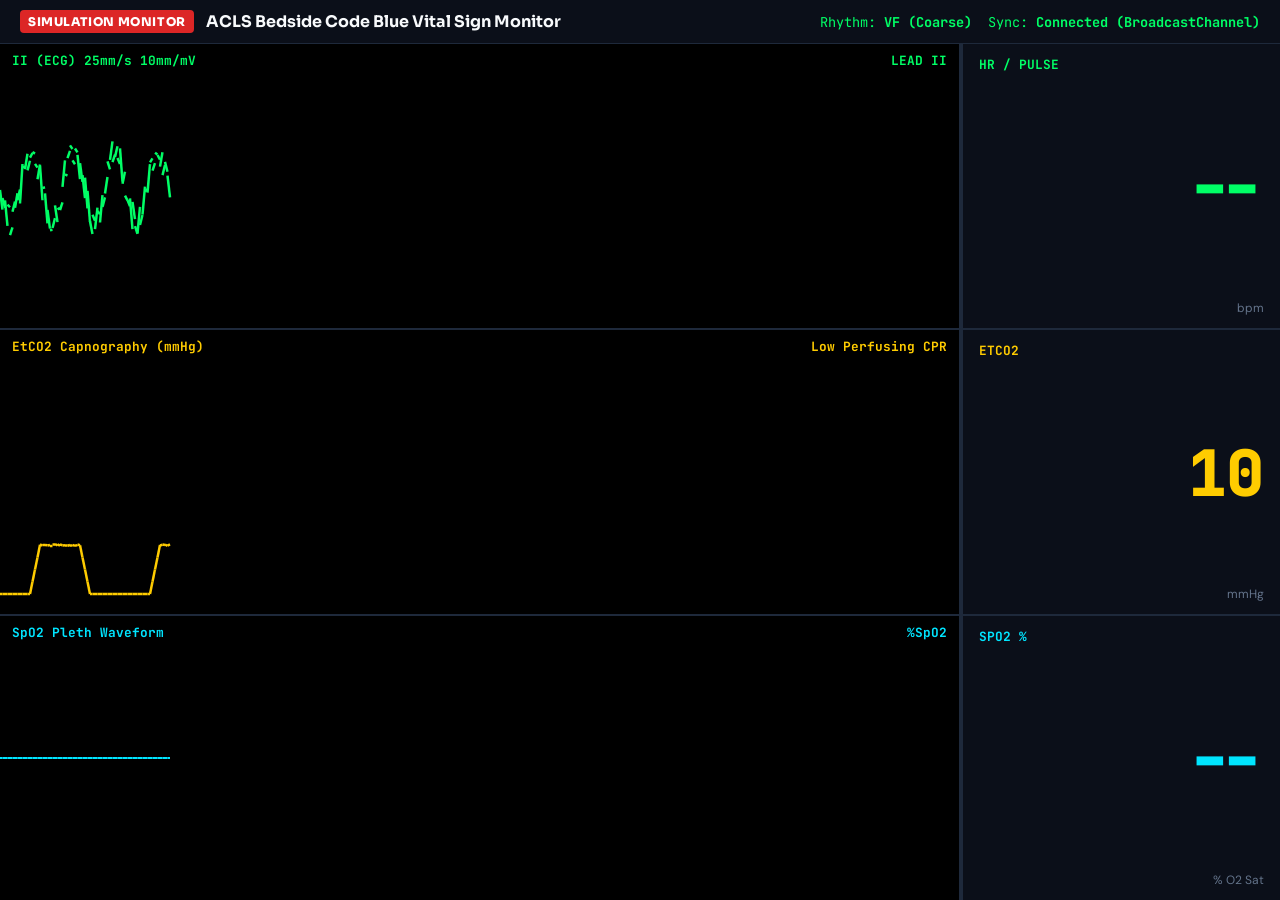
<file: cpr/cpr-simulation.html>
<!DOCTYPE html>
<html lang="th">
<head>
  <meta charset="UTF-8">
  <meta name="viewport" content="width=device-width, initial-scale=1.0">
  <title>ACLS 2025 — Bedside Vital Sign Monitor (Simulation Mode)</title>
  <link rel="preconnect" href="https://fonts.googleapis.com">
  <link rel="preconnect" href="https://fonts.gstatic.com" crossorigin>
  <link href="https://fonts.googleapis.com/css2?family=Sora:wght@400;600;700;800&family=DM+Sans:wght@400;500;600;700&family=JetBrains+Mono:wght@400;500;700;800&display=swap" rel="stylesheet">
  <style>
    :root {
      --bg-dark: #000000;
      --panel-bg: #0b0f19;
      --border-color: #1e293b;
      --ecg-green: #00ff66;
      --etco2-yellow: #ffcc00;
      --spo2-cyan: #00e5ff;
      --nibp-red: #ff3366;
      --text-muted: #64748b;
      --font-mono: 'JetBrains Mono', monospace;
      --font-sora: 'Sora', sans-serif;
    }

    * { margin: 0; padding: 0; box-sizing: border-box; }
    body {
      background-color: var(--bg-dark);
      color: #ffffff;
      font-family: 'DM Sans', sans-serif;
      min-height: 100vh;
      display: flex;
      flex-direction: column;
      overflow: hidden;
      user-select: none;
    }

    header {
      background: var(--panel-bg);
      border-bottom: 1px solid var(--border-color);
      padding: 10px 20px;
      display: flex;
      justify-content: space-between;
      align-items: center;
    }
    .brand {
      display: flex;
      align-items: center;
      gap: 12px;
    }
    .badge-sim {
      background: #dc2626;
      color: white;
      font-family: var(--font-sora);
      font-weight: 800;
      font-size: 0.75rem;
      padding: 4px 8px;
      border-radius: 4px;
      letter-spacing: 0.05em;
      text-transform: uppercase;
      animation: pulseAlert 2s infinite;
    }
    @keyframes pulseAlert { 0%, 100% { opacity: 1; } 50% { opacity: 0.6; } }

    .title {
      font-family: var(--font-sora);
      font-weight: 700;
      font-size: 1rem;
      color: #f8fafc;
    }

    .status-info {
      font-family: var(--font-mono);
      font-size: 0.85rem;
      color: var(--ecg-green);
      display: flex;
      align-items: center;
      gap: 16px;
    }

    /* Main Monitor Layout */
    .monitor-grid {
      display: grid;
      grid-template-columns: 3fr 1fr;
      grid-template-rows: 1fr 1fr 1fr;
      gap: 2px;
      background: var(--border-color);
      flex: 1;
      height: calc(100vh - 55px);
    }

    .wave-cell {
      background: var(--bg-dark);
      position: relative;
      display: flex;
      flex-direction: column;
      padding: 8px 12px;
      overflow: hidden;
    }

    .vital-cell {
      background: var(--panel-bg);
      padding: 12px 16px;
      display: flex;
      flex-direction: column;
      justify-content: space-between;
      border-left: 2px solid var(--border-color);
    }

    .wave-header {
      display: flex;
      justify-content: space-between;
      font-family: var(--font-mono);
      font-size: 0.8rem;
      font-weight: 700;
      z-index: 5;
    }
    .wave-header.ecg { color: var(--ecg-green); }
    .wave-header.etco2 { color: var(--etco2-yellow); }
    .wave-header.spo2 { color: var(--spo2-cyan); }

    canvas {
      position: absolute;
      top: 0; left: 0;
      width: 100%; height: 100%;
      z-index: 1;
    }

    .vital-label {
      font-family: var(--font-mono);
      font-size: 0.8rem;
      font-weight: 700;
      text-transform: uppercase;
    }
    .vital-value {
      font-family: var(--font-mono);
      font-size: 4rem;
      font-weight: 800;
      line-height: 1;
      text-align: right;
    }
    .vital-unit {
      font-size: 0.75rem;
      color: var(--text-muted);
      text-align: right;
    }

    .vital-cell.ecg-cell { color: var(--ecg-green); }
    .vital-cell.etco2-cell { color: var(--etco2-yellow); }
    .vital-cell.spo2-cell { color: var(--spo2-cyan); }
    .vital-cell.nibp-cell { color: var(--nibp-red); }

    /* Shock Flash Effect Overlay */
    .shock-overlay {
      position: fixed;
      inset: 0;
      background: white;
      opacity: 0;
      pointer-events: none;
      z-index: 999;
      transition: opacity 0.05s ease-out;
    }
    .shock-overlay.flash {
      opacity: 0.9;
    }
  </style>
</head>
<body>

  <div class="shock-overlay" id="shockOverlay"></div>

  <header>
    <div class="brand">
      <span class="badge-sim">SIMULATION MONITOR</span>
      <div class="title">ACLS Bedside Code Blue Vital Sign Monitor</div>
    </div>
    <div class="status-info">
      <span>Rhythm: <strong id="lblRhythm">VF (Coarse)</strong></span>
      <span>Sync: <strong id="lblSyncState">Connected (BroadcastChannel)</strong></span>
    </div>
  </header>

  <div class="monitor-grid">
    
    <!-- Row 1: ECG Waveform & HR -->
    <div class="wave-cell">
      <div class="wave-header ecg">
        <span>II (ECG) 25mm/s 10mm/mV</span>
        <span id="lblLeadInfo">LEAD II</span>
      </div>
      <canvas id="canvasECG"></canvas>
    </div>
    <div class="vital-cell ecg-cell">
      <div class="vital-label">HR / Pulse</div>
      <div class="vital-value" id="valHR">--</div>
      <div class="vital-unit">bpm</div>
    </div>

    <!-- Row 2: ETCO2 Capnography & Value -->
    <div class="wave-cell">
      <div class="wave-header etco2">
        <span>EtCO2 Capnography (mmHg)</span>
        <span id="lblEtco2Status">Low Perfusing CPR</span>
      </div>
      <canvas id="canvasETCO2"></canvas>
    </div>
    <div class="vital-cell etco2-cell">
      <div class="vital-label">EtCO2</div>
      <div class="vital-value" id="valETCO2">10</div>
      <div class="vital-unit">mmHg</div>
    </div>

    <!-- Row 3: SpO2 Waveform & NIBP -->
    <div class="wave-cell">
      <div class="wave-header spo2">
        <span>SpO2 Pleth Waveform</span>
        <span>%SpO2</span>
      </div>
      <canvas id="canvasSpO2"></canvas>
    </div>
    <div class="vital-cell spo2-cell">
      <div class="vital-label">SpO2 %</div>
      <div class="vital-value" id="valSpO2">--</div>
      <div class="vital-unit">% O2 Sat</div>
    </div>

  </div>

  <script>
    /* ==========================================================================
       ACLS BEDSIDE VITAL SIGN SIMULATOR MONITOR - REALTIME CANVAS ENGINE
       Listens to BroadcastChannel 'ACLS_SIM_CHANNEL' or direct window messages
       ========================================================================== */

    const channel = new BroadcastChannel('ACLS_SIM_CHANNEL');

    let currentRhythm = 'VF'; // VF, Asystole, PEA, Sinus, Brady, Torsades
    let currentHR = 0;
    let currentETCO2 = 10;
    let currentSpO2 = 0;
    let isROSC = false;

    // Audio context for monitor beeps
    let audioCtx = null;

    function playQRSBeep() {
      try {
        if (!audioCtx) audioCtx = new (window.AudioContext || window.webkitAudioContext)();
        if (audioCtx.state === 'suspended') audioCtx.resume();
        const osc = audioCtx.createOscillator();
        const gain = audioCtx.createGain();
        osc.type = 'sine';
        osc.frequency.value = isROSC ? 800 : 440;
        gain.gain.setValueAtTime(0.08, audioCtx.currentTime);
        gain.gain.exponentialRampToValueAtTime(0.001, audioCtx.currentTime + 0.08);
        osc.connect(gain);
        gain.connect(audioCtx.destination);
        osc.start();
        osc.stop(audioCtx.currentTime + 0.08);
      } catch (err) {}
    }

    function triggerShockFlash() {
      const overlay = document.getElementById('shockOverlay');
      overlay.classList.add('flash');
      setTimeout(() => overlay.classList.remove('flash'), 120);
    }

    // Update Vitals State
    function updateVitalsState(rhythm, etco2Val, hrVal, spo2Val) {
      currentRhythm = rhythm;
      currentETCO2 = etco2Val;
      currentHR = hrVal;
      currentSpO2 = spo2Val;
      isROSC = (rhythm === 'Sinus' || rhythm === 'ROSC' || rhythm === 'Normal Sinus');

      document.getElementById('lblRhythm').textContent = rhythm;
      document.getElementById('valETCO2').textContent = etco2Val;
      document.getElementById('valHR').textContent = hrVal > 0 ? hrVal : '--';
      document.getElementById('valSpO2').textContent = spo2Val > 0 ? spo2Val : '--';

      if (isROSC) {
        document.getElementById('lblEtco2Status').textContent = 'ROSC Achieved (Normal Capnogram)';
      } else {
        document.getElementById('lblEtco2Status').textContent = 'CPR Quality ETCO2 Monitor';
      }
    }

    // Listen to Broadcast Events from CPR Recorder
    channel.onmessage = (event) => {
      const data = event.data;
      console.log('[SimMonitor] Received Broadcast:', data);

      if (data.type === 'SHOCK') {
        triggerShockFlash();
      } else if (data.type === 'STATE_UPDATE') {
        updateVitalsState(data.rhythm, data.etco2, data.hr, data.spo2);
      } else if (data.type === 'ROSC') {
        updateVitalsState('Sinus', 38, 85, 98);
      }
    };

    // Canvas Rendering Loops
    const canvasECG = document.getElementById('canvasECG');
    const ctxECG = canvasECG.getContext('2d');

    const canvasETCO2 = document.getElementById('canvasETCO2');
    const ctxETCO2 = canvasETCO2.getContext('2d');

    const canvasSpO2 = document.getElementById('canvasSpO2');
    const ctxSpO2 = canvasSpO2.getContext('2d');

    function resizeCanvases() {
      [canvasECG, canvasETCO2, canvasSpO2].forEach(c => {
        c.width = c.parentElement.clientWidth;
        c.height = c.parentElement.clientHeight;
      });
    }
    window.addEventListener('resize', resizeCanvases);
    resizeCanvases();

    let xECG = 0, xETCO2 = 0, xSpO2 = 0;
    const speed = 2.5;

    // ECG Math Generation Function
    function getECGY(x, h, rhythm) {
      const mid = h / 2;
      if (rhythm === 'Asystole') {
        return mid + (Math.random() * 4 - 2); // Flatline with subtle noise
      } else if (rhythm === 'VF') {
        return mid + Math.sin(x * 0.15) * 35 + (Math.random() * 30 - 15); // Coarse VF
      } else if (rhythm === 'PEA') {
        // Slow wide QRS
        const phase = (x % 160);
        if (phase > 40 && phase < 50) return mid - 25;
        if (phase >= 50 && phase < 65) return mid + 35;
        if (phase >= 65 && phase < 75) return mid - 15;
        return mid + (Math.random() * 2 - 1);
      } else if (rhythm === 'Sinus' || rhythm === 'ROSC' || rhythm === 'Normal Sinus') {
        // Normal Sinus Rhythm (QRS Complex)
        const cycleLength = 90;
        const phase = (x % cycleLength);
        if (phase === 0) playQRSBeep();
        if (phase > 30 && phase < 35) return mid - 8; // P wave
        if (phase > 40 && phase < 43) return mid + 8; // Q wave
        if (phase >= 43 && phase < 48) return mid - 55; // R wave peak
        if (phase >= 48 && phase < 52) return mid + 20; // S wave
        if (phase > 60 && phase < 72) return mid - 12; // T wave
        return mid;
      } else if (rhythm === 'Torsades') {
        return mid + Math.sin(x * 0.08) * (Math.sin(x * 0.01) * 45); // Spindle-shaped polymorph VT
      }
      return mid;
    }

    // ETCO2 Capnography Curve Generator
    function getETCO2Y(x, h, val) {
      const base = h - 20;
      const heightScale = (val / 50) * (h - 40);
      const cycle = (x % 120);
      
      if (cycle < 30) return base; // Expiratory baseline (Phase I)
      if (cycle >= 30 && cycle < 40) return base - heightScale * ((cycle - 30) / 10); // Phase II upstroke
      if (cycle >= 40 && cycle < 80) return base - heightScale + (Math.random() * 2 - 1); // Phase III plateau
      if (cycle >= 80 && cycle < 90) return base - heightScale * (1 - (cycle - 80) / 10); // Phase IV inspiratory downstroke
      return base;
    }

    function animate() {
      // ECG Draw Loop
      const hE = canvasECG.height;
      const yE = getECGY(xECG, hE, currentRhythm);
      ctxECG.fillStyle = 'rgba(0, 0, 0, 0.08)';
      ctxECG.fillRect(xECG, 0, speed * 3, hE);

      ctxECG.strokeStyle = '#00ff66';
      ctxECG.lineWidth = 2.5;
      ctxECG.beginPath();
      ctxECG.moveTo(xECG, yE);
      xECG += speed;
      if (xECG >= canvasECG.width) xECG = 0;
      ctxECG.lineTo(xECG, getECGY(xECG, hE, currentRhythm));
      ctxECG.stroke();

      // ETCO2 Draw Loop
      const hEt = canvasETCO2.height;
      const yEt = getETCO2Y(xETCO2, hEt, currentETCO2);
      ctxETCO2.fillStyle = 'rgba(0, 0, 0, 0.08)';
      ctxETCO2.fillRect(xETCO2, 0, speed * 3, hEt);

      ctxETCO2.strokeStyle = '#ffcc00';
      ctxETCO2.lineWidth = 2.5;
      ctxETCO2.beginPath();
      ctxETCO2.moveTo(xETCO2, yEt);
      xETCO2 += speed;
      if (xETCO2 >= canvasETCO2.width) xETCO2 = 0;
      ctxETCO2.lineTo(xETCO2, getETCO2Y(xETCO2, hEt, currentETCO2));
      ctxETCO2.stroke();

      // SpO2 Draw Loop
      const hSp = canvasSpO2.height;
      const midSp = hSp / 2;
      const ySp = isROSC ? midSp + Math.sin(xSpO2 * 0.1) * 20 : midSp;
      ctxSpO2.fillStyle = 'rgba(0, 0, 0, 0.08)';
      ctxSpO2.fillRect(xSpO2, 0, speed * 3, hSp);

      ctxSpO2.strokeStyle = '#00e5ff';
      ctxSpO2.lineWidth = 2.0;
      ctxSpO2.beginPath();
      ctxSpO2.moveTo(xSpO2, ySp);
      xSpO2 += speed;
      if (xSpO2 >= canvasSpO2.width) xSpO2 = 0;
      ctxSpO2.lineTo(xSpO2, ySp);
      ctxSpO2.stroke();

      requestAnimationFrame(animate);
    }

    animate();
  </script>
</body>
</html>
</file>
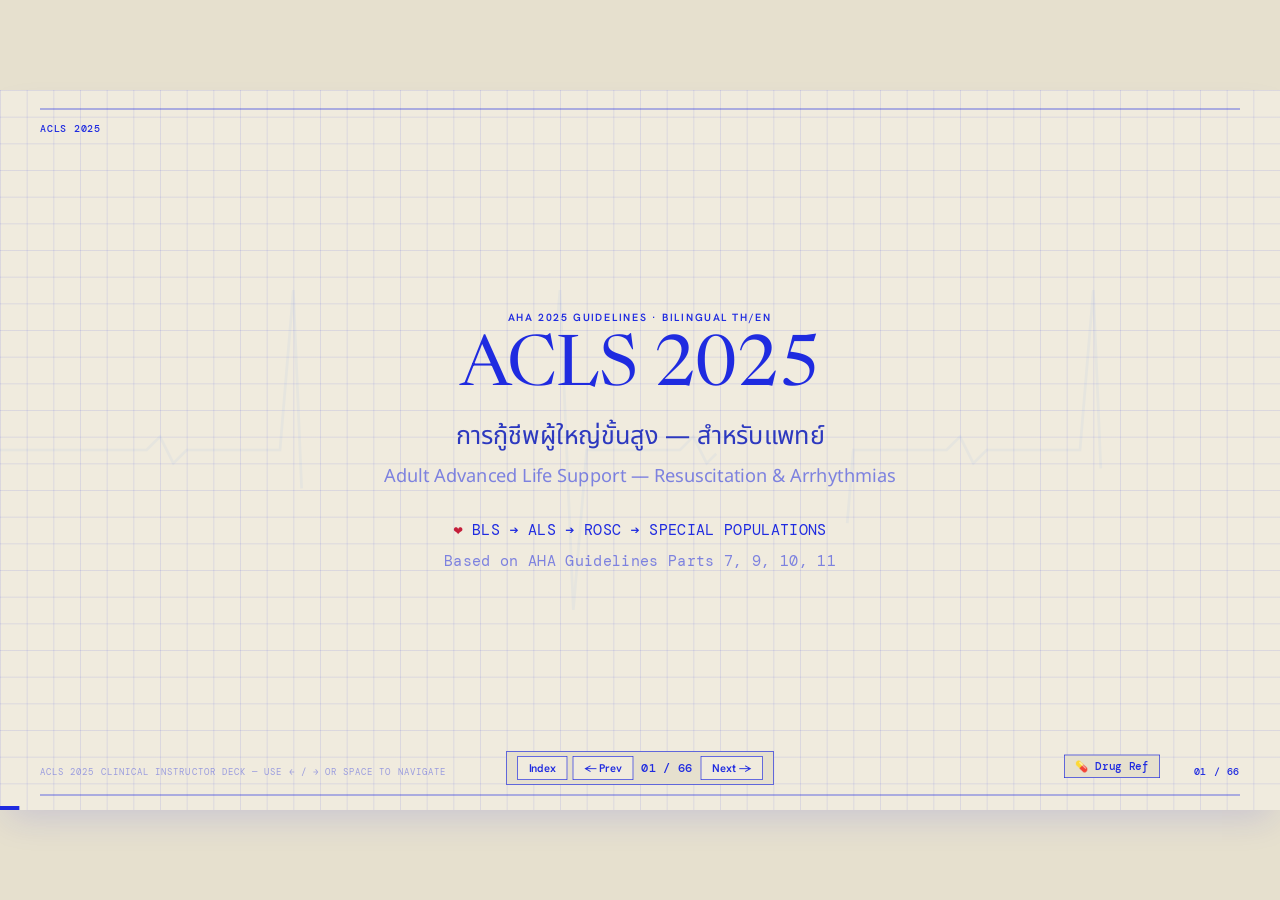
<file: slides/acls-2025-teaching.html>
<!DOCTYPE html>
<html lang="th">
<head>
<meta charset="UTF-8">
<meta name="viewport" content="width=device-width, initial-scale=1.0">
<title>ACLS 2025 Teaching Slides — Clinical Edition</title>
<link rel="preconnect" href="https://fonts.googleapis.com">
<link rel="preconnect" href="https://fonts.gstatic.com" crossorigin>
<link href="https://fonts.googleapis.com/css2?family=Newsreader:ital,opsz,wght@0,6..72,400;0,6..72,500;1,6..72,400&family=Hanken+Grotesk:wght@400;600;700&family=DM+Mono:wght@400;500&family=Noto+Sans+Thai:wght@400;500;600;700&family=JetBrains+Mono:wght@400;500;700&display=swap" rel="stylesheet">
<style>
/* === DESIGN SYSTEM TOKENS === */
html {
  font-size: 21px; /* Scaled up by ~31.25% from browser default (16px) for 1920x1080 visibility */
}
:root {
  --bg-primary: #F0EBDE;    /* Warm cream paper */
  --bg-secondary: #E6E0CE;  /* Deeper cream paper */
  --text-primary: #1F2BE0;  /* Electric cobalt ink */
  --text-secondary: #2D39BF;/* Darker soft cobalt ink for WCAG AA readability */
  --text-muted: rgba(31, 43, 224, 0.55); /* Muted cobalt for readable sub-text */
  --border-faint: rgba(31, 43, 224, 0.15); /* Faint cobalt for borders and dividers */
  
  --blue: #1F2BE0;
  --blue-light: #5560E5;
  --blue-glow: rgba(31, 43, 224, 0.1);
  
  --red: #C41E3A;          /* Deep medical red */
  --red-light: #E05A6F;
  --red-glow: rgba(196, 30, 58, 0.1);
  
  --green: #0A5C36;        /* Much darker medical green for text readability */
  --green-light: #2A9D70;  /* Slightly darker green-light, but still bright for dark background text/SVG */
  --green-glow: rgba(10, 92, 54, 0.08); /* Adjusted alpha for subtle glow */
  
  --amber: #C97A00;        /* Warning amber/ochre */
  --amber-light: #E8A838;
  --amber-glow: rgba(201, 122, 0, 0.1);
  
  --card-radius: 0px;       /* Strictly zero border radius for Cobalt Grid */
  --ease-out-expo: cubic-bezier(0.16, 1, 0.3, 1);
  --ease-spring: cubic-bezier(0.34, 1.56, 0.64, 1);
}

/* === BASE STYLES === */
* { margin: 0; padding: 0; box-sizing: border-box; }
html, body {
  width: 100%; height: 100%;
  margin: 0; padding: 0;
  overflow: hidden;
  background: var(--bg-secondary);
  color: var(--text-primary);
  font-family: 'Hanken Grotesk', 'Noto Sans Thai', sans-serif;
}

.deck-viewport {
  position: fixed;
  inset: 0;
  overflow: hidden;
  background: var(--bg-secondary);
  display: flex;
  align-items: center;
  justify-content: center;
}

/* Fixed 16:9 Stage with permanent graph grid */
.deck-stage {
  position: absolute;
  left: 0; top: 0;
  width: 1920px; height: 1080px;
  overflow: hidden;
  transform-origin: 0 0;
  background: var(--bg-primary);
  box-shadow: 0 25px 50px -12px rgba(31, 43, 224, 0.15);
}

.deck-stage::before {
  content: "";
  position: absolute;
  inset: 0;
  background-image: 
    linear-gradient(to right, rgba(31, 43, 224, 0.10) 1px, transparent 1px), 
    linear-gradient(to bottom, rgba(31, 43, 224, 0.10) 1px, transparent 1px);
  background-size: 40px 40px;
  pointer-events: none;
  z-index: 0;
}

/* Persistent bottom nav hint left */
.deck-stage::after {
  content: "ACLS 2025 CLINICAL INSTRUCTOR DECK — USE ← / → OR SPACE TO NAVIGATE";
  position: absolute;
  bottom: 48px; left: 60px;
  font-family: 'DM Mono', 'JetBrains Mono', monospace;
  font-size: 0.65rem;
  color: var(--text-primary);
  letter-spacing: 0.08em;
  opacity: 0.4;
  pointer-events: none;
  z-index: 10;
}

/* Slide Styles */
.slide {
  position: absolute;
  inset: 0;
  width: 1920px; height: 1080px;
  overflow: hidden;
  display: block;
  visibility: hidden;
  opacity: 0;
  pointer-events: none;
  background: transparent; /* Translucent over stage grid */
  transform: translateX(80px);
  transition: opacity 0.4s var(--ease-out-expo), transform 0.4s var(--ease-out-expo), visibility 0.4s;
}

.slide.active {
  visibility: visible;
  opacity: 1;
  pointer-events: auto;
  z-index: 1;
  transform: translateX(0);
}

.slide.prev {
  transform: translateX(-80px);
}

/* Persistent Hairlines Frame per Slide */
.slide::after {
  content: "";
  position: absolute;
  top: 28px;
  bottom: 22px;
  left: 60px;
  right: 60px;
  border-top: 1.5px solid var(--text-primary);
  border-bottom: 1.5px solid var(--text-primary);
  pointer-events: none;
  z-index: 99;
}

/* Metadata elements */
.section-ind {
  position: absolute;
  top: 48px; left: 60px;
  font-family: 'DM Mono', 'JetBrains Mono', monospace;
  font-size: 0.7rem;
  color: var(--text-primary);
  letter-spacing: 0.08em;
  text-transform: uppercase;
  font-weight: 500;
  z-index: 10;
}

.slide-num {
  position: absolute;
  bottom: 48px; right: 60px;
  font-family: 'DM Mono', 'JetBrains Mono', monospace;
  font-size: 0.7rem;
  color: var(--text-primary);
  font-weight: 500;
  letter-spacing: 0.06em;
  z-index: 10;
}

/* Progress Bar */
.progress-bar {
  position: absolute;
  bottom: 0; left: 0;
  height: 6px;
  background: var(--text-primary);
  z-index: 999;
  transition: width 0.4s var(--ease-out-expo);
}

/* Controls */
.deck-controls {
  position: absolute;
  left: 50%;
  bottom: 38px;
  transform: translateX(-50%);
  z-index: 1000;
  display: flex;
  align-items: center;
  justify-content: center;
  background: var(--bg-secondary);
  border: 1.5px solid var(--text-primary);
  border-radius: 0px;
  padding: 6px 12px;
}

.nav-btn {
  background: var(--bg-primary);
  border: 1.5px solid var(--text-primary);
  color: var(--text-primary);
  padding: 6px 16px;
  border-radius: 0px;
  cursor: pointer;
  font-family: 'Hanken Grotesk', 'Noto Sans Thai', sans-serif;
  font-size: 0.8rem;
  font-weight: 600;
  margin: 0 4px;
  transition: all 0.2s ease;
}

.nav-btn:hover {
  background: var(--text-primary);
  color: var(--bg-primary);
}

.nav-counter {
  font-family: 'DM Mono', 'JetBrains Mono', monospace;
  color: var(--text-primary);
  font-size: 0.85rem;
  padding: 0 8px;
  font-weight: 500;
}

/* === LAYOUT & COMPONENT SYSTEMS === */
.slide-content {
  position: relative;
  width: 100%; height: 100%;
  padding: 100px 80px 120px 80px;
  display: flex;
  flex-direction: column;
}

.section-badge {
  font-family: 'Hanken Grotesk', 'Noto Sans Thai', sans-serif;
  font-size: 0.75rem;
  letter-spacing: 0.16em;
  text-transform: uppercase;
  color: var(--text-primary);
  margin-bottom: 8px;
  font-weight: 600;
}

.slide-title {
  font-family: 'Newsreader', Georgia, 'Noto Sans Thai', serif;
  font-weight: 400;
  font-size: 2.8rem;
  line-height: 1.1;
  margin-bottom: 8px;
  color: var(--text-primary);
  letter-spacing: -0.005em;
}

.slide-title span {
  display: block;
  font-size: 1.1rem;
  font-weight: 400;
  color: var(--text-secondary);
  margin-top: 4px;
  font-family: 'Hanken Grotesk', 'Noto Sans Thai', sans-serif;
  letter-spacing: 0;
}

.title-accent {
  width: 120px; height: 1.5px;
  background: var(--text-primary);
  margin-bottom: 24px;
}

/* Grid Layouts */
.grid-1 { display: grid; grid-template-columns: 1fr; gap: 32px; flex-grow: 1; min-height: 0; }
.grid-2 { display: grid; grid-template-columns: 1fr 1fr; gap: 32px; flex-grow: 1; min-height: 0; }
.grid-3 { display: grid; grid-template-columns: 1fr 1fr 1fr; gap: 28px; flex-grow: 1; min-height: 0; }
.grid-4 { display: grid; grid-template-columns: repeat(4, 1fr); gap: 20px; flex-grow: 1; min-height: 0; }
.grid-5 { display: grid; grid-template-columns: repeat(5, 1fr); gap: 16px; flex-grow: 1; min-height: 0; }

/* Cards in Cobalt Grid style */
.card {
  background: var(--bg-secondary);
  border-radius: 0px;
  padding: 30px;
  color: var(--text-primary);
  border: 1.5px solid var(--text-primary);
  display: flex;
  flex-direction: column;
  justify-content: flex-start;
  min-height: 0;
  overflow: hidden;
  transition: transform 0.25s var(--ease-out-expo), box-shadow 0.25s var(--ease-out-expo);
}
.card:hover {
  transform: translateY(-2px);
  box-shadow: 0 8px 24px rgba(31, 43, 224, 0.08);
}


.card-title {
  font-family: 'Newsreader', Georgia, 'Noto Sans Thai', serif;
  font-weight: 400;
  font-size: 1.3rem;
  margin-bottom: 20px;
  color: var(--text-primary);
  display: flex;
  align-items: center;
  gap: 10px;
  border-bottom: 1.5px solid var(--text-primary);
  padding-bottom: 8px;
}

/* Bullet list style in Cobalt Grid */
.bullets {
  list-style: none;
  padding: 0; margin: 0;
}
.bullets li {
  padding: 10px 0 10px 24px;
  position: relative;
  font-size: 0.95rem;
  line-height: 1.5;
  color: var(--text-primary);
  border-bottom: 1px solid var(--border-faint);
}
.bullets li:last-child {
  border-bottom: none;
}
.bullets li::before {
  content: '';
  position: absolute;
  left: 0; top: 0.85rem;
  width: 6px; height: 6px;
  border-radius: 0px;
  background: var(--text-primary);
}
.bullets li strong {
  color: var(--text-primary);
  font-weight: 600;
}

/* Highlight boxes */
.drug-box {
  background: rgba(31, 43, 224, 0.05);
  border: 1.5px solid var(--text-primary);
  border-left-width: 6px;
  padding: 12px 16px;
  border-radius: 0px;
  margin: 10px 0;
  color: var(--text-primary);
}
.drug-box.red {
  background: var(--red-glow);
  border-color: var(--red);
  color: var(--red);
}
.drug-box.green {
  background: var(--green-glow);
  border-color: var(--green);
  color: var(--green);
}
.drug-box.amber {
  background: var(--amber-glow);
  border-color: var(--amber);
  color: #5c3a00;
}

.drug-box .drug-name {
  font-family: 'Newsreader', Georgia, 'Noto Sans Thai', serif;
  font-size: 1.15rem;
  margin-bottom: 4px;
  font-weight: 400;
  color: inherit;
}
.drug-box .drug-dose {
  font-family: 'DM Mono', 'JetBrains Mono', monospace;
  font-size: 0.85rem;
  color: inherit;
  margin-top: 4px;
  opacity: 0.8;
}

/* Takeaways */
.takeaway {
  background: var(--bg-secondary);
  border: 1.5px solid var(--text-primary);
  border-radius: 0px;
  padding: 24px 32px;
  color: var(--text-primary);
  margin-top: auto;
}
.takeaway-label {
  font-family: 'DM Mono', 'JetBrains Mono', monospace;
  font-size: 0.8rem;
  color: var(--text-primary);
  letter-spacing: 0.08em;
  text-transform: uppercase;
  margin-bottom: 8px;
  font-weight: 500;
}

/* Stat Cards */
.stat-card {
  text-align: center;
  padding: 16px;
  background: var(--bg-secondary);
  border-radius: 0px;
  border: 1.5px solid var(--text-primary);
}
.stat-card .stat-num {
  font-family: 'Newsreader', Georgia, serif;
  font-size: 2.2rem;
  font-weight: 400;
  color: var(--text-primary);
}
.stat-card.red .stat-num { color: var(--red); }
.stat-card.amber .stat-num { color: var(--amber); }
.stat-card.green .stat-num { color: var(--green); }
.stat-card .stat-label {
  font-family: 'Hanken Grotesk', 'Noto Sans Thai', sans-serif;
  font-size: 0.85rem;
  color: var(--text-secondary);
  margin-top: 4px;
}

/* Tables */
.data-table {
  width: 100%;
  border-collapse: collapse;
  font-size: 0.85rem;
}
.data-table th {
  background: var(--bg-secondary);
  color: var(--text-primary);
  padding: 12px 16px;
  text-align: left;
  font-family: 'Hanken Grotesk', 'Noto Sans Thai', sans-serif;
  font-weight: 600;
  text-transform: uppercase;
  letter-spacing: 0.08em;
  border-bottom: 2px solid var(--text-primary);
}
.data-table td {
  padding: 12px 16px;
  border-bottom: 1.5px solid var(--border-faint); /* Faint cobalt row divider */
  color: var(--text-primary);
  font-family: 'Hanken Grotesk', 'Noto Sans Thai', sans-serif;
}
.data-table tr:nth-child(even) td {
  background: rgba(31, 43, 224, 0.03);
}
.data-table tr:hover td {
  background: rgba(31, 43, 224, 0.06);
}

/* COR / LOE Badges */
.cor-badge {
  display: inline-flex;
  align-items: center;
  justify-content: center;
  padding: 2px 10px;
  border-radius: 0px;
  font-family: 'DM Mono', 'JetBrains Mono', monospace;
  font-size: 0.75rem;
  font-weight: 500;
}
.cor-1 { background: var(--green-glow); color: var(--green); border: 1.5px solid var(--green); }
.cor-2a { background: var(--blue-glow); color: var(--blue); border: 1.5px solid var(--blue); }
.cor-2b { background: var(--amber-glow); color: var(--amber); border: 1.5px solid var(--amber); }
.cor-3 { background: var(--red-glow); color: var(--red); border: 1.5px solid var(--red); }

/* Flow Boxes (Algorithm Diagrams) */
.flow-box {
  border: 1.5px solid var(--text-primary);
  background: var(--bg-secondary);
  color: var(--text-primary);
  border-radius: 0px;
  padding: 12px;
  margin-bottom: 8px;
  font-size: 0.85rem;
  font-weight: 500;
  text-align: center;
}
.flow-box.red {
  border-color: var(--red);
  background: var(--red-glow);
  color: var(--red);
}
.flow-box.green {
  border-color: var(--green);
  background: var(--green-glow);
  color: var(--green);
}
.flow-box.amber {
  border-color: var(--amber);
  background: var(--amber-glow);
  color: #5c3a00;
}

.flow-arrow {
  font-size: 1.2rem;
  color: var(--text-primary);
  text-align: center;
  margin: 4px 0;
  line-height: 1;
}

/* Compact Flow for longer algorithms */
.flow-compact {
  display: flex;
  flex-direction: column;
  gap: 2px;
}
.flow-compact .flow-box {
  padding: 6px 10px;
  margin-bottom: 0;
  font-size: 0.78rem;
}
.flow-compact .flow-arrow {
  font-size: 0.95rem;
  margin: 0;
  line-height: 1;
}

/* Staggered Reveals */
.reveal {
  opacity: 0;
  transform: translateY(30px);
  transition: opacity 0.6s var(--ease-out-expo), transform 0.6s var(--ease-out-expo);
}
.slide.active .reveal {
  opacity: 1;
  transform: translateY(0);
}
.slide.active .reveal:nth-child(1) { transition-delay: 0.05s; }
.slide.active .reveal:nth-child(2) { transition-delay: 0.12s; }
.slide.active .reveal:nth-child(3) { transition-delay: 0.20s; }
.slide.active .reveal:nth-child(4) { transition-delay: 0.28s; }
.slide.active .reveal:nth-child(5) { transition-delay: 0.36s; }
.slide.active .reveal:nth-child(6) { transition-delay: 0.44s; }

.slide.active .grid-1 > .reveal:nth-child(1) { transition-delay: 0.15s; }
.slide.active .grid-2 > .reveal:nth-child(1) { transition-delay: 0.15s; }
.slide.active .grid-2 > .reveal:nth-child(2) { transition-delay: 0.25s; }
.slide.active .grid-3 > .reveal:nth-child(1) { transition-delay: 0.15s; }
.slide.active .grid-3 > .reveal:nth-child(2) { transition-delay: 0.25s; }
.slide.active .grid-3 > .reveal:nth-child(3) { transition-delay: 0.35s; }

/* Compact Layout Utilities */
.card.compact {
  padding: 24px;
}
.card.compact .card-title {
  margin-bottom: 12px;
  padding-bottom: 6px;
}
.stat-card.compact {
  padding: 8px 4px;
}
.stat-card.compact .stat-num {
  font-size: 1.4rem;
}
.stat-card.compact .stat-label {
  font-size: 0.7rem;
}
.data-table.compact th,
.data-table.compact td {
  padding: 6px 12px;
  font-size: 0.78rem;
}
.bullets.compact li {
  padding: 6px 0 6px 20px;
  font-size: 0.85rem;
}
.bullets.compact li::before {
  top: 0.65rem;
}

/* === SPECIALIZED VISUALS === */
/* ECG Strip */
.ecg-strip {
  width: 100%; height: 80px;
  background: #050510;
  background-image: 
    linear-gradient(to right, rgba(31, 43, 224, 0.08) 1px, transparent 1px), 
    linear-gradient(to bottom, rgba(31, 43, 224, 0.08) 1px, transparent 1px),
    linear-gradient(to right, rgba(31, 43, 224, 0.03) 1px, transparent 1px), 
    linear-gradient(to bottom, rgba(31, 43, 224, 0.03) 1px, transparent 1px);
  background-size: 50px 50px, 50px 50px, 10px 10px, 10px 10px;
  border-radius: 0px;
  overflow: hidden;
  position: relative;
  margin: 10px 0;
  border: 1.5px solid var(--text-primary);
}

.ecg-strip svg { width: 100%; height: 100%; }
.ecg-strip canvas { width: 100%; height: 100%; display: block; }

/* Defibrillator Charge Bar + Joule Selector */
.charge-bar {
  width: 100%; height: 18px;
  background: var(--bg-secondary);
  border: 1px solid var(--border-faint);
  position: relative; overflow: hidden;
  margin-top: 8px;
  transition: box-shadow 0.3s ease, border-color 0.3s ease;
}
.charge-bar.charging {
  border-color: var(--amber);
  animation: chargePulse 1s infinite alternate;
}
@keyframes chargePulse {
  0% { box-shadow: 0 0 4px var(--amber-glow); }
  100% { box-shadow: 0 0 16px rgba(201, 122, 0, 0.4); }
}

.charge-fill {
  width: 0%; height: 100%;
  background: var(--amber);
  transition: width 1.2s linear, background-color 1.2s linear;
}
.charge-fill.charged { background: var(--red); }
.charge-label {
  position: absolute; top: 50%; left: 50%;
  transform: translate(-50%, -50%);
  font-family: 'DM Mono', 'JetBrains Mono', monospace;
  font-size: 0.65rem; font-weight: 600;
  color: var(--text-primary);
  z-index: 2; letter-spacing: 0.04em;
}
.joule-btn {
  font-size: 0.7rem; padding: 4px 10px;
  border: 1px solid var(--border-faint);
  background: var(--bg-secondary);
  color: var(--text-secondary);
  cursor: pointer; font-family: inherit;
  transition: all 0.2s var(--ease-out-expo);
}
.joule-btn.active {
  background: var(--blue); color: #fff;
  border-color: var(--blue);
}
.joule-btn:disabled { opacity: 0.5; cursor: default; }
.nav-btn:disabled, #shockBtn.charging {
  opacity: 0.5; cursor: default; pointer-events: none;
}

/* CPR Compression Metronome (pure CSS, gated by .slide.active) */
.cpr-metronome {
  display: flex; align-items: center; gap: 20px;
  margin-top: 14px; padding: 12px 16px;
  background: var(--bg-secondary);
  border: 1px solid var(--border-faint);
}
.cpr-rate-circle {
  width: 64px; height: 64px; border-radius: 50%;
  border: 3px solid var(--blue);
  display: flex; align-items: center; justify-content: center;
  flex-shrink: 0;
  font-family: 'DM Mono', 'JetBrains Mono', monospace;
  font-size: 0.65rem; font-weight: 600;
  color: var(--blue); text-align: center; line-height: 1.2;
  position: relative;
}
.cpr-rate-circle::before {
  content: ''; position: absolute; inset: -3px;
  border-radius: 50%; border: 3px solid var(--blue);
  opacity: 0;
}
.slide.active .cpr-rate-circle::before {
  animation: cprPulse 545ms var(--ease-out-expo) infinite;
}
@keyframes cprPulse {
  0%   { transform: scale(1); opacity: 0.6; }
  50%  { transform: scale(1.35); opacity: 0; }
  100% { transform: scale(1.35); opacity: 0; }
}
.cpr-depth-bar {
  flex: 1; max-width: 200px; height: 80px;
  position: relative;
  border-left: 2px solid var(--border-faint);
  border-right: 2px solid var(--border-faint);
}
.cpr-depth-fill {
  position: absolute; left: 0; right: 0;
  bottom: 25%; height: 50%;
  background: var(--red);
  opacity: 0.7;
}
.slide.active .cpr-depth-fill {
  animation: cprDepth 545ms var(--ease-out-expo) infinite;
}
@keyframes cprDepth {
  0%, 100% { bottom: 25%; height: 50%; }
  50%      { bottom: 15%; height: 60%; }
}
.cpr-depth-marks { display: none; }
.cpr-metronome-labels {
  display: flex; flex-direction: column; gap: 4px;
  font-size: 0.7rem; color: var(--text-secondary);
}
.cpr-metronome-labels strong { color: var(--text-primary); }

/* Algorithm Auto-Stepper */
.flow-box.step-active {
  box-shadow: 0 0 0 3px var(--blue), 0 8px 24px var(--blue-glow);
  transform: scale(1.03);
  z-index: 2;
  transition: box-shadow 0.3s var(--ease-out-expo), transform 0.3s var(--ease-out-expo);
}
.stepper-controls {
  display: flex; gap: 8px; margin-top: 10px;
}
.stepper-controls .nav-btn {
  font-size: 0.72rem; padding: 4px 12px; flex: none;
}
.ecg-label {
  position: absolute; top: 6px; left: 12px;
  font-family: 'DM Mono', 'JetBrains Mono', monospace;
  font-size: 0.7rem;
  color: var(--text-primary);
  z-index: 2;
  font-weight: 500;
  letter-spacing: 0.06em;
}
.ecg-line {
  stroke-dasharray: 1000;
  stroke-dashoffset: 1000;
  animation: ecgDraw 2.5s var(--ease-out-expo) forwards;
}
.slide.active .ecg-line {
  animation-name: ecgDraw;
}
@keyframes ecgDraw { to { stroke-dashoffset: 0; } }

/* Dynamic desaturation mapping for inline strokes */
.ecg-line[stroke="#ef4444"] { stroke: var(--red) !important; }
.ecg-line[stroke="#f59e0b"] { stroke: var(--amber) !important; }
.ecg-line[stroke*="green"] { stroke: var(--green-light) !important; }

/* Heartbeat Icon */
.heart-icon {
  animation: heartbeat 1.2s ease-in-out infinite;
  display: inline-block;
  color: var(--red);
}
@keyframes heartbeat {
  0%, 100% { transform: scale(1); }
  14% { transform: scale(1.2); }
  28% { transform: scale(1); }
  42% { transform: scale(1.15); }
  70% { transform: scale(1); }
}

/* Chain of Survival Links */
.chain-container {
  display: flex;
  align-items: center;
  justify-content: center;
  gap: 12px;
  margin-top: 20px;
}
.chain-link {
  background: var(--bg-secondary);
  border: 1.5px solid var(--text-primary);
  border-radius: 0px;
  padding: 16px;
  display: flex;
  flex-direction: column;
  align-items: center;
  text-align: center;
  flex: 1;
}
.chain-link .chain-num {
  width: 36px; height: 36px;
  border-radius: 0px;
  display: flex;
  align-items: center;
  justify-content: center;
  font-family: 'Newsreader', Georgia, serif;
  font-weight: 400;
  font-size: 1.15rem;
  color: var(--bg-primary);
  background: var(--text-primary);
  margin-bottom: 12px;
}
.chain-link.green .chain-num { background: var(--green); }
.chain-link .chain-title {
  font-family: 'Newsreader', Georgia, 'Noto Sans Thai', serif;
  font-weight: 400;
  font-size: 0.95rem;
  color: var(--text-primary);
  margin-bottom: 6px;
}
.chain-link .chain-desc {
  font-size: 0.78rem;
  color: var(--text-secondary);
  line-height: 1.4;
}
.chain-arrow-flat {
  color: var(--text-primary);
  font-size: 1.5rem;
  font-weight: 500;
}

/* H's & T's Grid 3D Flip Cards */
.ht-grid {
  display: grid;
  grid-template-columns: repeat(5, 1fr);
  gap: 16px;
  perspective: 1000px;
}
.ht-card {
  background: transparent;
  height: 220px;
  perspective: 1000px;
  cursor: pointer;
  border: none !important;
  box-shadow: none !important;
  padding: 0 !important;
}
.ht-card-inner {
  position: relative;
  width: 100%;
  height: 100%;
  text-align: center;
  transition: transform 0.6s var(--ease-out-expo);
  transform-style: preserve-3d;
}
.ht-card.flipped .ht-card-inner {
  transform: rotateY(180deg);
}
.ht-card-front, .ht-card-back {
  position: absolute;
  width: 100%;
  height: 100%;
  backface-visibility: hidden;
  border-radius: 0px;
  padding: 16px;
  display: flex;
  flex-direction: column;
  justify-content: center;
  align-items: center;
  border: 1.5px solid var(--text-primary);
}
.ht-card-front {
  background: var(--bg-secondary);
  color: var(--text-primary);
}
.ht-card-front:hover {
  background: var(--bg-primary);
}
.ht-card-back {
  background: var(--text-primary);
  color: var(--bg-primary);
  transform: rotateY(180deg);
}
.ht-card.red-style .ht-card-front {
  border-color: var(--red);
  color: var(--red);
}
.ht-card.red-style .ht-card-back {
  background: var(--red);
  border-color: var(--red);
}
.ht-card .ht-title {
  font-family: 'Newsreader', Georgia, serif;
  font-weight: 400;
  font-size: 1.5rem;
  color: var(--text-primary);
  margin-bottom: 8px;
}
.ht-card.red-style .ht-title {
  color: var(--red);
}
.ht-card-back .ht-title {
  color: var(--bg-primary);
}
.ht-card.red-style .ht-card-back .ht-title {
  color: var(--bg-primary);
}
.ht-card .ht-name {
  font-weight: 600;
  font-size: 0.95rem;
  color: var(--text-primary);
  margin-bottom: 6px;
}
.ht-card-back .ht-name {
  color: var(--bg-primary);
}
.ht-card .ht-desc {
  font-size: 0.85rem;
  color: var(--text-secondary);
  line-height: 1.4;
}
.ht-card-back .ht-desc {
  color: var(--bg-secondary);
}
.click-prompt {
  font-family: 'Hanken Grotesk', 'Noto Sans Thai', sans-serif;
  font-size: 0.7rem;
  letter-spacing: 0.08em;
  text-transform: uppercase;
  color: var(--text-muted);
  margin-top: 10px;
  animation: pulseOpacity 1.5s infinite;
}
@keyframes pulseOpacity {
  0%, 100% { opacity: 0.5; }
  50% { opacity: 1; }
}
.treatment-title {
  font-family: 'DM Mono', 'JetBrains Mono', monospace;
  font-size: 0.7rem;
  text-transform: uppercase;
  letter-spacing: 0.06em;
  color: var(--bg-secondary);
  margin-bottom: 12px;
}
.treatment-desc {
  font-family: 'Hanken Grotesk', 'Noto Sans Thai', sans-serif;
  font-size: 0.85rem;
  font-weight: 500;
  line-height: 1.4;
  color: var(--bg-primary);
}

/* === SECTION DIVIDER SLIDES === */
.divider-slide {
  background: var(--bg-secondary);
}
.divider-slide .slide-content {
  align-items: center;
  justify-content: center;
  text-align: center;
}
.divider-num {
  font-family: 'Newsreader', Georgia, serif;
  font-weight: 400;
  font-size: 8rem;
  color: rgba(31, 43, 224, 0.12);
  line-height: 1;
  opacity: 0;
  transform: scale(0.85);
  transition: opacity 0.8s var(--ease-out-expo), transform 0.8s var(--ease-spring);
}
.slide.active .divider-num {
  opacity: 0.12;
  transform: scale(1);
}

.divider-title {
  font-family: 'Newsreader', Georgia, 'Noto Sans Thai', serif;
  font-weight: 400;
  font-size: 3.2rem;
  color: var(--text-primary);
  margin: 12px 0;
  letter-spacing: -0.005em;
}
.divider-sub {
  font-family: 'Hanken Grotesk', 'Noto Sans Thai', sans-serif;
  font-size: 1.2rem;
  color: var(--text-secondary);
  max-width: 800px;
  line-height: 1.5;
}
.divider-line {
  width: 120px; height: 1.5px;
  background: var(--text-primary);
  margin: 24px auto;
}

/* Inline Editing hotzones & toggles */
.edit-hotzone {
  position: absolute;
  top: 0; left: 0;
  width: 100px; height: 100px;
  z-index: 10002;
  cursor: pointer;
}
.edit-toggle {
  position: absolute;
  top: 48px; left: 240px;
  opacity: 0;
  pointer-events: none;
  transition: opacity 0.3s ease;
  z-index: 10003;
  background: var(--text-primary);
  color: var(--bg-primary);
  border: 1.5px solid var(--text-primary);
  padding: 6px 14px;
  border-radius: 0px;
  font-family: 'Hanken Grotesk', 'Noto Sans Thai', sans-serif;
  font-size: 0.8rem;
  cursor: pointer;
}
.edit-toggle.show, .edit-toggle.active { opacity: 1; pointer-events: auto; }
.edit-toggle.active { background: var(--green); border-color: var(--green); }
[contenteditable] { outline: 1.5px dashed var(--text-primary); outline-offset: 3px; border-radius: 0px; }
[contenteditable]:focus { outline-color: var(--green); background: rgba(31, 43, 224, 0.05); }

/* SVG Background drawing */
.bg-ecg-svg {
  position: absolute;
  top: 0; left: 0;
  width: 100%; height: 100%;
  opacity: 0.05;
  pointer-events: none;
}

/* Flash animation for shock simulator */
@keyframes flashEffect {
  0% { background-color: rgba(31, 43, 224, 0.8); }
  100% { background-color: #050510; }
}

/* Floating Drug Quick Reference Overlay */
.drug-overlay-toggle {
  position: absolute;
  bottom: 48px;
  right: 180px; /* shift left of page number */
  background: var(--bg-secondary);
  border: 1.5px solid var(--text-primary);
  color: var(--text-primary);
  padding: 6px 16px;
  border-radius: 0px;
  cursor: pointer;
  z-index: 1001;
  font-family: 'DM Mono', 'JetBrains Mono', monospace;
  font-size: 0.75rem;
  font-weight: 500;
  transition: all 0.2s ease;
}
.drug-overlay-toggle:hover {
  background: var(--text-primary);
  color: var(--bg-primary);
}
.drug-overlay-panel {
  position: absolute;
  bottom: 100px;
  right: 60px;
  width: 500px;
  background: var(--bg-primary);
  border: 1.5px solid var(--text-primary);
  border-radius: 0px;
  padding: 24px;
  box-shadow: 0 15px 35px rgba(31, 43, 224, 0.15);
  z-index: 1002;
  display: flex;
  flex-direction: column;
  transform-origin: bottom right;
  opacity: 0;
  visibility: hidden;
  pointer-events: none;
  transform: scale(0.85) translateY(20px);
  transition: opacity 0.3s var(--ease-out-expo), transform 0.3s var(--ease-out-expo), visibility 0.3s;
}
.drug-overlay-panel.open {
  opacity: 1;
  visibility: visible;
  pointer-events: auto;
  transform: scale(1) translateY(0);
}
.drug-overlay-header {
  display: flex;
  justify-content: space-between;
  align-items: center;
  margin-bottom: 14px;
  border-bottom: 1.5px solid var(--text-primary);
  padding-bottom: 10px;
}
.drug-overlay-header h3 {
  font-family: 'Newsreader', Georgia, 'Noto Sans Thai', serif;
  font-size: 1.15rem;
  color: var(--text-primary);
  font-weight: 400;
}
.drug-close-btn {
  background: transparent;
  border: none;
  color: var(--text-secondary);
  font-size: 1.2rem;
  cursor: pointer;
  transition: color 0.2s;
}
.drug-close-btn:hover { color: var(--text-primary); }
.drug-tabs {
  display: flex;
  gap: 4px;
  margin-bottom: 16px;
  border-bottom: 1px solid var(--border-faint);
  padding-bottom: 8px;
  overflow-x: auto;
}
.drug-tab-btn {
  background: transparent;
  border: none;
  color: var(--text-secondary);
  padding: 6px 12px;
  border-radius: 0px;
  font-size: 0.8rem;
  cursor: pointer;
  white-space: nowrap;
  font-weight: 600;
  transition: all 0.2s;
}
.drug-tab-btn:hover { background: rgba(31, 43, 224, 0.05); color: var(--text-primary); }
.drug-tab-btn.active {
  background: var(--text-primary);
  color: var(--bg-primary);
  border: 1.5px solid var(--text-primary);
}
.drug-tab-content {
  display: none;
}
.drug-tab-content.active {
  display: block;
}
.drug-tab-content h4 {
  font-family: 'Newsreader', Georgia, 'Noto Sans Thai', serif;
  font-size: 1.15rem;
  color: var(--text-primary);
  margin-bottom: 10px;
  font-weight: 400;
}
.drug-tab-content p {
  font-size: 0.85rem;
  line-height: 1.5;
  color: var(--text-primary);
  margin-bottom: 10px;
}
.drug-tab-content ul {
  padding-left: 20px;
  font-size: 0.85rem;
  color: var(--text-primary);
  margin-bottom: 10px;
}
.drug-tab-content li {
  margin-bottom: 6px;
}

/* === PREFERS REDUCED MOTION === */
@media (prefers-reduced-motion: reduce) {
  .reveal {
    transition: none !important;
    opacity: 1 !important;
    transform: none !important;
  }
  .slide {
    transition: none !important;
  }
  .cpr-rate-circle::before, .slide.active .cpr-rate-circle::before {
    animation: none !important;
    opacity: 0.2 !important;
  }
  .cpr-depth-fill, .slide.active .cpr-depth-fill {
    animation: none !important;
  }
  .heart-icon {
    animation: none !important;
  }
  .ht-card-inner {
    transition: none !important;
  }
  .charge-bar.charging {
    animation: none !important;
    box-shadow: 0 0 8px rgba(201, 122, 0, 0.3) !important;
  }
}
</style>

</head>
<body>

<div class="deck-viewport" id="deckViewport">
<div class="deck-stage" id="deckStage">

<!-- Inline editing controls (inside stage) -->
<div class="edit-hotzone" id="editHotzone"></div>
<button class="edit-toggle" id="editToggle">✎ Edit Mode</button>

<!-- Progress bar (inside stage) -->
<div class="progress-bar" id="progressBar" style="width:0%"></div>

<!-- Navigation Controls (inside stage) -->
<div class="deck-controls">
  <button class="nav-btn" onclick="location.href='../index.html'" aria-label="Back to main directory index">Index</button>
  <button class="nav-btn" id="prevBtn" onclick="changeSlide(-1)" aria-label="Go to previous slide">← Prev</button>
  <span class="nav-counter" id="slideCounter">01 / 66</span>
  <button class="nav-btn" id="nextBtn" onclick="changeSlide(1)" aria-label="Go to next slide">Next →</button>
</div>

<!-- Floating Drug Quick Reference Overlay -->
<div class="drug-overlay-toggle" onclick="toggleDrugOverlay()" aria-label="Toggle Drug Quick Reference Overlay">💊 Drug Ref</div>
<div class="drug-overlay-panel" id="drugOverlayPanel">
  <div class="drug-overlay-header">
    <h3>ACLS 2025 Drug Quick Reference</h3>
    <button class="drug-close-btn" onclick="toggleDrugOverlay()" aria-label="Close Drug Quick Reference Overlay">✕</button>
  </div>
  <div class="drug-tabs">
    <button class="drug-tab-btn active" onclick="switchDrugTab('epi')" aria-label="Show Epinephrine drug details">Epinephrine</button>
    <button class="drug-tab-btn" onclick="switchDrugTab('amiodarone')" aria-label="Show Amiodarone drug details">Amiodarone</button>
    <button class="drug-tab-btn" onclick="switchDrugTab('lidocaine')" aria-label="Show Lidocaine drug details">Lidocaine</button>
    <button class="drug-tab-btn" onclick="switchDrugTab('atropine')" aria-label="Show Atropine drug details">Atropine</button>
    <button class="drug-tab-btn" onclick="switchDrugTab('adenosine')" aria-label="Show Adenosine drug details">Adenosine</button>
  </div>
  <div class="drug-tab-content active" id="tab-epi">
    <h4>Epinephrine (อะดรีนาลีน)</h4>
    <p><strong>Cardiac Arrest</strong>: 1 mg IV/IO ทุก 3-5 นาที (ให้เร็วที่สุดใน non-shockable; ให้หลังช็อกครั้งที่ 2 ใน shockable)</p>
    <p><strong>Bradycardia/Post-ROSC Infusion</strong>: 2-10 mcg/min IV infusion (หยดเข้าเส้นเลือดตามการตอบสนองความดัน)</p>
  </div>
  <div class="drug-tab-content" id="tab-amiodarone">
    <h4>Amiodarone (อะมิโอดาโรน)</h4>
    <p><strong>Cardiac Arrest (VF/pVT)</strong>: ให้หลังช็อกไฟฟ้าครั้งที่ 3 ดื้อยา</p>
    <ul>
      <li>Dose 1: <strong>300 mg</strong> IV/IO bolus</li>
      <li>Dose 2: <strong>150 mg</strong> IV/IO bolus (หากยังคงเป็น VF/pVT)</li>
    </ul>
  </div>
  <div class="drug-tab-content" id="tab-lidocaine">
    <h4>Lidocaine (ลิโดเคน)</h4>
    <p><strong>Cardiac Arrest (VF/pVT)</strong>: ใช้เป็นทางเลือกแทน Amiodarone</p>
    <ul>
      <li>Dose 1: <strong>1 - 1.5 mg/kg</strong> IV/IO</li>
      <li>Dose 2: <strong>0.5 - 0.75 mg/kg</strong> IV/IO (สูงสุด 3 mg/kg)</li>
    </ul>
  </div>
  <div class="drug-tab-content" id="tab-atropine">
    <h4>Atropine (อะโทรปีน)</h4>
    <p><strong>Symptomatic Bradycardia</strong>: รักษาภาวะชีพจรช้าที่มีอาการ</p>
    <p><strong>ACLS 2025 Dose</strong>: <strong>1 mg IV/IO</strong> ทุก 3-5 นาที (สูงสุดรวม <strong>3 mg</strong> หรือ 3 โดส) <span class="cor-badge cor-2a">2a</span></p>
    <p style="font-size:0.7rem; color:var(--text-muted);">*ปรับปรุงจากขนาดเดิม 0.5 mg เป็น 1 mg ในปี 2020/2025</p>
  </div>
  <div class="drug-tab-content" id="tab-adenosine">
    <h4>Adenosine (อะดีโนซีน)</h4>
    <p><strong>Symptomatic Narrow QRS SVT</strong>: รักษาหัวใจเต้นเร็วผิดจังหวะชนิด QRS แคบ</p>
    <ul>
      <li>Dose 1: <strong>6 mg</strong> rapid IV push (บีบยาเร็วมากตามด้วย Flush น้ำ)</li>
      <li>Dose 2: <strong>12 mg</strong> rapid IV push (ถ้าไม่เปลี่ยนภายใน 1-2 นาที)</li>
    </ul>
  </div>
</div>

<!-- ==========================================
     SECTION 1: INTRODUCTION & OVERVIEW
     ========================================== -->

<!-- SLIDE 1: TITLE -->
<section class="slide active" data-slide="0">
  <div class="slide-content" style="align-items:center; justify-content:center; text-align:center;">
    <div class="section-ind">ACLS 2025</div>
    <div class="slide-num">01 / 66</div>
    <svg class="bg-ecg-svg" viewBox="0 0 1920 1080" preserveAspectRatio="none">
      <path d="M0,540 L200,540 L220,540 L240,520 L260,560 L280,540 L400,540 L420,540 L440,300 L460,780 L480,540 L600,540 L620,540 L640,520 L660,560 L680,540 L800,540 L820,540 L840,300 L860,780 L880,540 L1000,540 L1020,540 L1040,520 L1060,560 L1080,540 L1200,540 L1220,540 L1240,300 L1260,780 L1280,540 L1400,540 L1420,540 L1440,520 L1460,560 L1480,540 L1600,540 L1620,540 L1640,300 L1660,780 L1680,540 L1920,540" stroke="#3b82f6" stroke-width="4" fill="none" class="ecg-line"/>
    </svg>
    <div class="section-badge reveal">AHA 2025 Guidelines · Bilingual TH/EN</div>
    <h1 class="slide-title reveal" style="font-size:5rem; margin-bottom:16px;">ACLS 2025</h1>
    <p class="reveal" style="font-size:1.8rem; color:var(--text-secondary); margin-bottom:32px; font-family:'Noto Sans Thai', sans-serif;">
      การกู้ชีพผู้ใหญ่ขั้นสูง — สำหรับแพทย์<br>
      <span style="font-size:1.3rem; color:var(--text-muted);">Adult Advanced Life Support — Resuscitation & Arrhythmias</span>
    </p>
    <div class="reveal" style="font-family:'DM Mono', 'JetBrains Mono', monospace; font-size:1.1rem; line-height:2;">
      <span class="heart-icon">❤</span> BLS ➔ ALS ➔ ROSC ➔ SPECIAL POPULATIONS<br>
      <span style="color:var(--text-muted);">Based on AHA Guidelines Parts 7, 9, 10, 11</span>
    </div>
  </div>
</section>

<!-- SLIDE 2a: WHAT'S NEW IN 2025 - BASIC & ADVANCED -->
<section class="slide" data-slide="1">
  <div class="slide-content">
    <div class="section-ind">Section 1 · Introduction</div>
    <div class="slide-num">02 / 66</div>
    <div class="section-badge reveal">ภาพรวม</div>
    <h2 class="slide-title reveal">สิ่งใหม่ในปี 2025: กู้ชีพพื้นฐานและขั้นสูง<span>What's New in 2025: Basic & Advanced Resuscitation</span></h2>
    <div class="title-accent reveal"></div>
    <div class="grid-1">
      <div class="card reveal">
        <div class="card-title"><span style="color:var(--blue-light);">★</span> Basic & Advanced Resuscitation</div>
        <ul class="bullets">
          <li><strong>Dominant Hand</strong>: วางมือข้างถนัดสัมผัส sternum เพิ่มคุณภาพแรงกด <span class="cor-badge cor-2a">2a</span></li>
          <li><strong>Mechanical CPR</strong>: ไม่แนะนำให้ใช้ทดแทนแบบแมนนวลอย่างรูทีน <span class="cor-badge cor-3">3</span></li>
          <li><strong>Polymorphic VT</strong>: ถือว่า unstable เสมอ — ทำ immediate unsynced shock <span class="cor-badge cor-1">1</span></li>
          <li><strong>AF/Cardioversion</strong>: เริ่มพลังงานสูง <strong>≥200 J</strong> Biphasic เสมอ <span class="cor-badge cor-2a">2a</span>/<span class="cor-badge cor-2b">2b</span></li>
          <li><strong>Vascular Access</strong>: เน้น <strong>IV access first-line</strong> <span class="cor-badge cor-1">1</span>; IO เป็นทางเลือกสำรอง <span class="cor-badge cor-2a">2a</span></li>
          <li><strong>Endotracheal route</strong>: ยกเลิกการใช้เป็นช่องทางหลักในการให้ยากู้ชีพ</li>
        </ul>
      </div>
    </div>
  </div>
</section>

<!-- SLIDE 2b: WHAT'S NEW IN 2025 - SPECIAL & POST-ROSC -->
<section class="slide" data-slide="2">
  <div class="slide-content">
    <div class="section-ind">Section 1 · Introduction</div>
    <div class="slide-num">03 / 66</div>
    <div class="section-badge reveal">ภาพรวม</div>
    <h2 class="slide-title reveal">สิ่งใหม่ในปี 2025: สภาวะพิเศษและการดูแลหลัง ROSC<span>What's New in 2025: Special Circumstances & Post-ROSC</span></h2>
    <div class="title-accent reveal"></div>
    <div class="grid-1">
      <div class="card reveal">
        <div class="card-title"><span style="color:var(--blue-light);">★</span> Special Circumstances & Post-ROSC Care</div>
        <ul class="bullets">
          <li><strong>Pregnancy Arrest</strong>: Resuscitative Hysterotomy; airway first <span class="cor-badge cor-1">1</span>; เลี่ยง fetal monitor <span class="cor-badge cor-3">3</span></li>
          <li><strong>Hyperkalemia</strong>: Calcium/NaHCO₃/Insulin หลักฐานจำกัด <span class="cor-badge cor-2b">2b</span>; เลี่ยงพ่น beta-agonist <span class="cor-badge cor-3">3</span></li>
          <li><strong>TTM Duration</strong>: ควบคุมอุณหภูมิ (Temperature control) ต่อเนื่องอย่างน้อย <strong>36 ชม.</strong> <span class="cor-badge cor-2a">2a</span></li>
          <li><strong>Myoclonus</strong>: ห้ามรักษาอาการกระตุกหากไม่ได้รับการยืนยันด้วยคลื่นสมอง EEG <span class="cor-badge cor-3">3</span></li>
          <li><strong>POCUS</strong>: ประเมินสาเหตุได้แต่ต้องไม่มีการขัดขวางหรือรบกวนการกดหน้าอก</li>
        </ul>
      </div>
    </div>
  </div>
</section>

<!-- SLIDE 3: CHAIN OF SURVIVAL & 2030 GOALS -->
<section class="slide" data-slide="3">
  <div class="slide-content">
    <div class="section-ind">Section 1 · Introduction</div>
    <div class="slide-num">03 / 66</div>
    <div class="section-badge reveal">Chain of Survival</div>
    <h2 class="slide-title reveal">ห่วงโซ่การรอดชีวิต & เป้าหมายปี 2030<span>Chain of Survival and 2030 Resuscitation Impact Goals</span></h2>
    <div class="title-accent reveal"></div>
    <div class="grid-2">
      <div class="card reveal">
        <div class="card-title">5 Links of IHCA & OHCA Chain of Survival</div>
        <div class="chain-container" style="flex-direction:column; gap:8px;">
          <div class="chain-link" style="flex-direction:row; justify-content:flex-start; width:100%; padding:10px 16px;">
            <div class="chain-num">1</div>
            <div style="text-align:left; margin-left:14px;"><strong style="font-size:0.95rem;">Recognition & Activation</strong> — ตรวจจับภาวะหยุดหัวใจและเปิดระบบฉุกเฉิน</div>
          </div>
          <div class="chain-arrow-flat" style="margin: 0; line-height:0.8; text-align:center;">↓</div>
          <div class="chain-link" style="flex-direction:row; justify-content:flex-start; width:100%; padding:10px 16px;">
            <div class="chain-num">2</div>
            <div style="text-align:left; margin-left:14px;"><strong style="font-size:0.95rem;">High-Quality CPR</strong> — เริ่มปั๊มหัวใจทันที กดลึก กดเร็ว ปล่อยสุด ลดขัดจังหวะ</div>
          </div>
          <div class="chain-arrow-flat" style="margin: 0; line-height:0.8; text-align:center;">↓</div>
          <div class="chain-link" style="flex-direction:row; justify-content:flex-start; width:100%; padding:10px 16px;">
            <div class="chain-num">3</div>
            <div style="text-align:left; margin-left:14px;"><strong style="font-size:0.95rem;">Rapid Defibrillation</strong> — ใช้เครื่องช็อกไฟฟ้าอัตโนมัติ (AED) ทันทีที่มาถึง</div>
          </div>
          <div class="chain-arrow-flat" style="margin: 0; line-height:0.8; text-align:center;">↓</div>
          <div class="chain-link" style="flex-direction:row; justify-content:flex-start; width:100%; padding:10px 16px;">
            <div class="chain-num">4</div>
            <div style="text-align:left; margin-left:14px;"><strong style="font-size:0.95rem;">Advanced Resuscitation</strong> — จัดการทางเดินหายใจขั้นสูง, ให้ยาฉุกเฉิน (ALS)</div>
          </div>
          <div class="chain-arrow-flat" style="margin: 0; line-height:0.8; text-align:center;">↓</div>
          <div class="chain-link green" style="flex-direction:row; justify-content:flex-start; width:100%; padding:10px 16px;">
            <div class="chain-num">5</div>
            <div style="text-align:left; margin-left:14px;"><strong style="font-size:0.95rem; color:var(--green);">Post-Arrest Care & Recovery</strong> — การควบคุมอุณหภูมิ, ออกซิเจน, ความดัน, คืนสภาพประสาท</div>
          </div>
        </div>
      </div>
      <div class="card reveal">
        <div class="card-title">2030 AHA Impact Goals</div>
        <p style="font-size:0.95rem; color:var(--text-secondary); margin-bottom:16px;">AHA ตั้งเป้าเพิ่มอัตรารอดชีวิตภายในปี 2030 โดยมุ่งเน้นการมีส่วนร่วมของชุมชนและการเข้าถึงเครื่องมือ:</p>
        <div style="display:grid; grid-template-columns:1fr 1fr; gap:12px; margin-bottom:20px;">
          <div class="stat-card"><div class="stat-num">&gt;50%</div><div class="stat-label">Bystander CPR Rate</div></div>
          <div class="stat-card"><div class="stat-num">&gt;20%</div><div class="stat-label">Public AED Use</div></div>
          <div class="stat-card green"><div class="stat-num">10.5% ➔ 15%</div><div class="stat-label">OHCA Survival Goal</div></div>
          <div class="stat-card green"><div class="stat-num">23.6% ➔ 30%</div><div class="stat-label">IHCA Survival Goal</div></div>
        </div>
        <ul class="bullets" style="font-size:0.9rem;">
          <li>สถิติ CARES 2024: Bystander CPR อยู่ที่ <strong>47.7%</strong>, Bystander AED อยู่ที่ <strong>7.9%</strong></li>
          <li>การเพิ่มอัตรารอดชีวิตขึ้นกับ <strong>bystander response</strong> และ <strong>equity</strong> (ลดความเหลื่อมล้ำทางเพศ/เชื้อชาติ/เศรษฐกิจ)</li>
        </ul>
      </div>
    </div>
  </div>
</section>

<!-- ==========================================
     SECTION 2: ADULT BASIC LIFE SUPPORT (BLS)
     ========================================== -->

<!-- SLIDE 4: SECTION 2 DIVIDER -->
<section class="slide divider-slide" data-slide="4">
  <div class="slide-content">
    <div class="section-ind">Section 2</div>
    <div class="slide-num">04 / 66</div>
    <div class="divider-num">02</div>
    <div class="divider-line"></div>
    <h2 class="divider-title">Adult Basic Life Support</h2>
    <p class="divider-sub">การช่วยชีวิตขั้นพื้นฐานในผู้ใหญ่ — การจำแนก, CPR คุณภาพสูง, และเครื่อง AED</p>
  </div>
</section>

<!-- SLIDE 5: RECOGNITION -->
<section class="slide" data-slide="5">
  <div class="slide-content">
    <div class="section-ind">Section 2 · Adult BLS</div>
    <div class="slide-num">05 / 66</div>
    <div class="section-badge reveal">Recognition</div>
    <h2 class="slide-title reveal">ขั้นตอนการประเมินเบื้องต้น<span>Recognition Steps: Scene Safety to Rescue Breaths</span></h2>
    <div class="title-accent reveal"></div>
    <div class="grid-1">
      <div class="card reveal">
        <div class="card-title">ลำดับการประเมินภาวะหัวใจหยุดเต้น</div>
        <ul class="bullets">
          <li><strong>Verify scene safety</strong>: ประเมินความปลอดภัยของสถานที่เกิดเหตุเป็นอันดับแรก</li>
          <li><strong>Check responsiveness</strong>: ตบไหล่เรียก "คุณครับๆ" ดูการตอบสนอง</li>
          <li><strong>Activate emergency response</strong>: หากไม่ตอบสนอง ตะโกนขอความช่วยเหลือ โทร 1669 และสั่งเอา AED มา</li>
          <li><strong>Check breathing & pulse</strong>: ตรวจดูการหายใจและคลำชีพจร (Carotid pulse) <strong>พร้อมๆ กัน โดยใช้เวลาไม่เกิน 10 วินาที</strong></li>
          <li>หากไม่มี pulse และไม่หายใจ/หายใจเฮือก (Gasping) ➔ <strong>เริ่มกดหน้าอกทันที!</strong></li>
          <li>หากมี pulse แต่ไม่หายใจปกติ ➔ ให้ <strong>Rescue Breath 1 ครั้งทุก 6 วินาที (10 ครั้ง/นาที)</strong></li>
        </ul>
      </div>
    </div>
  </div>
</section>

<!-- SLIDE 5b: AGONAL BREATHING & PITFALLS -->
<section class="slide" data-slide="6">
  <div class="slide-content">
    <div class="section-ind">Section 2 · Adult BLS</div>
    <div class="slide-num">06 / 66</div>
    <div class="section-badge reveal">Recognition</div>
    <h2 class="slide-title reveal">Agonal Breathing & กับดักการวินิจฉัย<span>Agonal Breathing & Pitfalls</span></h2>
    <div class="title-accent reveal"></div>
    <div class="grid-1">
      <div class="card reveal">
        <div class="card-title">Agonal Breathing & Pitfalls</div>
        <div class="ecg-strip">
          <div class="ecg-label">AGONAL BREATHING (GASPING)</div>
          <svg viewBox="0 0 400 80" preserveAspectRatio="none">
            <path d="M0,40 L50,40 L60,10 L70,70 L80,40 L160,40 L170,5 L180,75 L190,40 L280,40 L290,15 L300,65 L310,40 L400,40" stroke="#f59e0b" stroke-width="2" fill="none" class="ecg-line"/>
          </svg>
        </div>
        <ul class="bullets" style="margin-top:10px;">
          <li><strong>Agonal Breathing (การหายใจเฮือก)</strong> พบได้บ่อย (40-60% ของภาวะหัวใจหยุดเต้นนอก รพ.)</li>
          <li><strong>Pitfall</strong>: ผู้ช่วยเหลือมักสับสนว่าผู้ป่วยยังหายใจอยู่ ทำให้เริ่ม CPR ล่าช้า</li>
          <li><strong>Rule</strong>: "Gasping = Cardiac Arrest" ให้เริ่มกดหน้าอกทันทีหากไม่แน่ใจ</li>
          <li>การกดหน้าอกในคนที่ไม่หยุดหายใจ <strong>มีอันตรายน้อยมาก</strong> เมื่อเทียบกับความล่าช้า</li>
        </ul>
        <div class="takeaway" style="margin-top:14px;">
          <div class="takeaway-label">Key Message</div>
          <p style="font-size:0.85rem;">Lone rescuer: ให้ <strong>โทรตามระบบฉุกเฉินและเอา AED มาก่อน</strong> แล้วจึงกลับมาเริ่ม CPR</p>
        </div>
        <div class="cpr-metronome">
          <div class="cpr-rate-circle">100-120<br>/min</div>
          <div class="cpr-depth-bar">
            <div class="cpr-depth-fill"></div>
            <div class="cpr-depth-marks"></div>
          </div>
          <div class="cpr-metronome-labels">
            <span><strong>Rate</strong>: 100-120/min</span>
            <span><strong>Depth</strong>: 5-6 cm</span>
          </div>
        </div>
      </div>
    </div>
  </div>
</section>

<!-- SLIDE 6: BLS ALGORITHM -->
<section class="slide" data-slide="7">
  <div class="slide-content">
    <div class="section-ind">Section 2 · Adult BLS</div>
    <div class="slide-num">07 / 66</div>
    <div class="section-badge reveal">Algorithm</div>
    <h2 class="slide-title reveal">Adult BLS Algorithm for HCPs<span>สำหรับบุคลากรทางการแพทย์</span></h2>
    <div class="title-accent reveal"></div>
    <div class="grid-2">
      <div class="card reveal">
        <div class="card-title">Flowchart การช่วยชีวิตขั้นพื้นฐาน</div>
        <div class="flow-compact" id="stepperTrack6">
          <div class="flow-box step-item">ประเมินความปลอดภัยสถานที่ (Scene Safety)</div>
          <div class="flow-arrow">↓</div>
          <div class="flow-box step-item">ดูการตอบสนอง ➔ เรียกทีมช่วยเหลือ ➔ นำ AED มา</div>
          <div class="flow-arrow">↓</div>
          <div class="flow-box amber step-item">ประเมินการหายใจและการคลำชีพจรพร้อมกัน (≤10 วินาที)</div>
          <div class="flow-arrow">↓</div>
          <div style="display:grid; grid-template-columns:1fr 1fr; gap:10px;">
            <div class="flow-box green" style="font-size:0.72rem; padding:6px 8px;">มีชีพจรแต่ไม่หายใจ<br>➔ Rescue breath 1 ครั้ง/6 วินาที<br>ตรวจชีพจรทุก 2 นาที</div>
            <div class="flow-box red" style="font-size:0.72rem; padding:6px 8px;">ไม่มีชีพจร & ไม่หายใจ<br>➔ เริ่ม CPR (30:2)<br>ใช้ AED/Defibrillator ทันทีที่พร้อม</div>
          </div>
          <div class="flow-arrow">↓</div>
          <div class="flow-box step-item">AED วิเคราะห์จังหวะหัวใจ (Analyze Rhythm)</div>
          <div class="flow-arrow">↓</div>
          <div style="display:grid; grid-template-columns:1fr 1fr; gap:10px;">
            <div class="flow-box red" style="font-size:0.72rem; padding:6px 8px;">Shockable Rhythm<br>➔ Shock 1 ครั้ง ➔ เริ่ม CPR ทันที 2 นาที</div>
            <div class="flow-box" style="font-size:0.72rem; padding:6px 8px;">Non-shockable Rhythm<br>➔ เริ่ม CPR ทันที 2 นาที</div>
          </div>
        </div>
        <div class="stepper-controls">
          <button class="nav-btn" onclick="playAlgorithmStepper('#stepperTrack6')">▶ Play</button>
          <button class="nav-btn" onclick="resetAlgorithmStepper()">Reset</button>
        </div>
      </div>
      <div class="card reveal">
        <div class="card-title">ข้อพิจารณาสำหรับ HCP</div>
        <ul class="bullets">
          <li><strong>Compressions + Ventilations</strong>: บุคลากรทางการแพทย์ควรช่วยเหลือทั้งปั๊มและช่วยหายใจ (อัตรา 30:2) สำหรับทุกกรณีการหยุดเต้นของหัวใจ <span class="cor-badge cor-2a">2a</span></li>
          <li><strong>PPE Requirement</strong>: การสวมหน้ากากหรืออุปกรณ์ป้องกันตัวส่วนบุคคล (PPE) ในสถานการณ์ติดเชื้อทางเดินหายใจสูง เป็นสิ่งที่สมควรทำและปลอดภัยสำหรับผู้กู้ชีพ <span class="cor-badge cor-2a">2a</span></li>
          <li><strong>Naloxone in Overdose</strong>: หากสงสัยภาวะ opioid overdose ให้พิจารณาให้ Naloxone ร่วมด้วย</li>
        </ul>
        <div class="drug-box amber" style="margin-top:20px;">
          <div class="drug-name">Rescue Breathing Rate (with pulse)</div>
          <div class="drug-dose">1 breath / 6 seconds (10 breaths/min) — ตรวจ pulse ทุก 2 นาที</div>
        </div>
      </div>
    </div>
  </div>
</section>

<!-- SLIDE 7: HIGH-QUALITY CPR -->
<section class="slide" data-slide="8">
  <div class="slide-content">
    <div class="section-ind">Section 2 · Adult BLS</div>
    <div class="slide-num">08 / 66</div>
    <div class="section-badge reveal">CPR Quality</div>
    <h2 class="slide-title reveal">การกดหน้าอกคุณภาพสูง (High-Quality CPR)<span>Metrics and Key Update 2025</span></h2>
    <div class="title-accent reveal"></div>
    <div class="grid-2">
      <div class="card compact reveal">
        <div class="card-title">5 Key Metrics of High-Quality CPR</div>
        <div style="display:grid; grid-template-columns:repeat(5, 1fr); gap:8px; margin-bottom:12px;">
          <div class="stat-card compact"><div class="stat-num">100-120</div><div class="stat-label">Rate /min</div></div>
          <div class="stat-card compact"><div class="stat-num">≥ 5 cm</div><div class="stat-label">Depth</div></div>
          <div class="stat-card compact"><div class="stat-num">Full</div><div class="stat-label">Recoil</div></div>
          <div class="stat-card compact"><div class="stat-num">Min</div><div class="stat-label">Interrupt</div></div>
          <div class="stat-card compact"><div class="stat-num">30:2</div><div class="stat-label">C:V Ratio</div></div>
        </div>
        <div class="cpr-metronome">
          <div class="cpr-rate-circle">100-120<br>/min</div>
          <div class="cpr-depth-bar">
            <div class="cpr-depth-fill"></div>
            <div class="cpr-depth-marks"></div>
          </div>
          <div class="cpr-metronome-labels">
            <span><strong>Rate</strong>: 100-120/min</span>
            <span><strong>Depth</strong>: 5-6 cm</span>
          </div>
        </div>
        <table class="data-table compact">
          <thead>
            <tr><th>ตัวชี้วัด (Metric)</th><th>เป้าหมายที่แนะนำ (Target)</th></tr>
          </thead>
          <tbody>
            <tr><td><strong>อัตราความเร็ว (Rate)</strong></td><td>100 - 120 ครั้งต่อนาที</td></tr>
            <tr><td><strong>ความลึก (Depth)</strong></td><td>อย่างน้อย 2 นิ้ว (5 ซม.) แต่ไม่ควรเกิน 2.4 นิ้ว (6 ซม.)</td></tr>
            <tr><td><strong>การคืนตัว (Recoil)</strong></td><td>ปล่อยให้หน้าอกคืนตัวสุด (Full chest recoil) ห้ามพิงบนอก</td></tr>
            <tr><td><strong>การขัดจังหวะ (Interruptions)</strong></td><td>น้อยที่สุด (Minimize), CCF &gt; 60% (เป้าหมายทีมระดับสูง &gt; 80%)</td></tr>
            <tr><td><strong>การช่วยหายใจ (Ventilation)</strong></td><td>บีบให้เห็นหน้าอกขยับขึ้นเบาๆ หลีกเลี่ยงการบีบมาก/แรงเกินไป</td></tr>
          </tbody>
        </table>
      </div>
      <div class="card compact reveal">
        <div class="card-title">สิ่งที่อัปเดตและเน้นย้ำในปี 2025</div>
        <ul class="bullets compact">
          <li><strong>Dominant Hand Placement <span class="cor-badge cor-2a">2a</span></strong>: แนะนำให้วางมือข้างที่ถนัด (Dominant hand) ลงสัมผัสกระดูกหน้าอกของผู้ป่วยโดยตรง เพื่อส่งผ่านแรงกดได้มั่นคงและลึกตามเกณฑ์</li>
          <li><strong>Mechanical CPR Devices <span class="cor-badge cor-3">Class 3 (No Benefit)</span></strong>:
            <br>ห้ามใช้ทดแทนเครื่องกดหน้าอกด้วยมือเป็นประจำ เนื่องจากบ่อนทำลายอัตราการรอดชีวิตในระยะยาว (PARAMEDIC trial) แต่พิจารณาใช้ได้ในที่แคบ, รถกู้ชีพเคลื่อนที่เร็ว หรือสถานการณ์ที่ขาดแคลนกำลังพล <span class="cor-badge cor-2b">2b</span>
          </li>
          <li><strong>CPR Position</strong>: ลำตัวผู้กดหน้าอกควรอยู่ในระดับ <strong>"เข่าของผู้ป่วย"</strong> เพื่อให้แรงกดเป็นมุมฉากและมีประสิทธิภาพสูงสุด</li>
        </ul>
      </div>
    </div>
  </div>
</section>

<!-- SLIDE 8: VENTILATION & BAG-MASK -->
<section class="slide" data-slide="9">
  <div class="slide-content">
    <div class="section-ind">Section 2 · Adult BLS</div>
    <div class="slide-num">09 / 66</div>
    <div class="section-badge reveal">Ventilation</div>
    <h2 class="slide-title reveal">เทคนิคการช่วยหายใจใน BLS<span>Ventilation Strategy and Bag-Mask Technique</span></h2>
    <div class="title-accent reveal"></div>
    <div class="grid-2">
      <div class="card reveal">
        <div class="card-title">อัตราการช่วยหายใจที่เหมาะสม</div>
        <table class="data-table">
          <thead>
            <tr><th>สถานการณ์</th><th>อัตราการช่วยหายใจ</th></tr>
          </thead>
          <tbody>
            <tr><td><strong>ยังไม่ใส่ท่อทางเดินหายใจขั้นสูง</strong></td><td>30 compressions : 2 breaths (ปั๊ม 30 ครั้ง ช่วยหายใจ 2 ครั้ง)</td></tr>
            <tr><td><strong>ใส่ท่อทางเดินหายใจขั้นสูงแล้ว</strong></td><td>ช่วยหายใจ 1 ครั้งทุก 6 วินาที (10 ครั้ง/นาที) พร้อมกดหน้าอกต่อเนื่อง</td></tr>
            <tr><td><strong>มีชีพจรแต่ไม่หายใจปกติ</strong></td><td>ช่วยหายใจ 1 ครั้งทุก 6 วินาที (10 ครั้ง/นาที)</td></tr>
            <tr><td><strong>ปริมาตรการบีบ (Tidal Volume)</strong></td><td>พอดีให้เห็นหน้าอกผู้ป่วยขยับขึ้น (Visible chest rise) เท่านั้น (≈500-600 mL)</td></tr>
          </tbody>
        </table>
        <ul class="bullets" style="margin-top:14px; font-size:0.9rem;">
          <li><strong>Hyperventilation Risks</strong>: การช่วยหายใจมากเกินไปจะเพิ่มความดันในช่องอก ➔ ลดปริมาณเลือดไหลเวียนกลับสู่หัวใจ (preload) ➔ ลดประสิทธิภาพของการกู้ชีพ</li>
          <li><strong>Oxygen Therapy</strong>: แนะนำให้เริ่มใช้ <strong>100% Oxygen</strong> ทันทีที่มีแหล่งจ่ายออกซิเจนพร้อมระหว่างช่วยฟื้นคืนชีพ <span class="cor-badge cor-2b">2b</span></li>
        </ul>
      </div>
      <div class="card reveal">
        <div class="card-title">เทคนิคการใช้หน้ากาก (Bag-Mask Ventilation)</div>
        <ul class="bullets">
          <li><strong>E-C Clamp Technique</strong>:
            <br>ใช้นิ้วชี้และนิ้วโป้งทำรูปตัว "C" กดหน้ากากให้แนบสนิทกับหน้า, นิ้วกลาง นิ้วนาง นิ้วก้อย ทำรูปตัว "E" ดึงขากรรไกรล่างขึ้น (Jaw thrust) เพื่อเปิดทางเดินหายใจ
          </li>
          <li>การช่วยหายใจโดยผู้กู้ชีพ 2 คน (2-Rescuer) มีประสิทธิภาพสูงกว่า: คนที่หนึ่งใช้สองมือครอบหน้ากากแนบสนิท คนที่สองบีบ Bag ช่วยลดภาวะลมรั่ว</li>
          <li><strong>Airway Adjuncts</strong>: สามารถใช้ Oral airway ในรายหมดสติ หรือ Nasal airway ในรายที่มีบาดเจ็บใบหน้าหรือขากรรไกรติดแน่น</li>
        </ul>
      </div>
    </div>
  </div>
</section>

<!-- SLIDE 9: AED & DEFIBRILLATION IN BLS -->
<section class="slide" data-slide="10">
  <div class="slide-content">
    <div class="section-ind">Section 2 · Adult BLS</div>
    <div class="slide-num">10 / 66</div>
    <div class="section-badge reveal">AED</div>
    <h2 class="slide-title reveal">การใช้เครื่องช็อกไฟฟ้าหัวใจอัตโนมัติ (AED)<span>AED in Basic Resuscitation</span></h2>
    <div class="title-accent reveal"></div>
    <div class="grid-2">
      <div class="card reveal">
        <div class="card-title">ลำดับการใช้งาน AED</div>
        <div class="stepper-track" id="stepperTrack9" style="display:flex; flex-direction:column; gap:6px; font-size:0.85rem;">
          <div class="flow-box step-item">1. เปิดเครื่อง AED ทันทีที่มาถึง (Turn ON)</div>
          <div class="flow-arrow">↓</div>
          <div class="flow-box step-item">2. ติดแผ่นนำไฟฟ้า (Pads) บนอกเปลือยของผู้ป่วย (บนขวา และล่างซ้าย)</div>
          <div class="flow-arrow">↓</div>
          <div class="flow-box amber step-item">3. ห้ามแตะต้องผู้ป่วย! ให้เครื่องวิเคราะห์คลื่นไฟฟ้า (Analyze)</div>
          <div class="flow-arrow">↓</div>
          <div style="display:grid; grid-template-columns:1fr 1fr; gap:10px;">
            <div class="flow-box red" style="font-size:0.75rem; padding:10px;">Shockable (VF/pVT)<br>➔ เคลียร์คน ➔ กดปุ่มช็อก<br>➔ เริ่ม CPR ทันที</div>
            <div class="flow-box" style="font-size:0.75rem; padding:10px;">Non-shockable<br>➔ เริ่ม CPR ทันที 2 นาที<br>(ไม่ต้องช็อก)</div>
          </div>
          <div class="flow-arrow">↓</div>
          <div class="flow-box green step-item">4. ทำ CPR ต่อเนื่อง 2 นาที (เครื่องจะเตือนให้ประเมินซ้ำเมื่อครบ 2 นาที)</div>
        </div>
        <div class="stepper-controls">
          <button class="nav-btn" onclick="playAlgorithmStepper('#stepperTrack9')">▶ Play</button>
          <button class="nav-btn" onclick="resetAlgorithmStepper()">Reset</button>
        </div>
      </div>
      <div class="card reveal">
        <div class="card-title">หลักการสำคัญของการ Defibrillation ใน BLS</div>
        <ul class="bullets">
          <li><strong>Single-Shock Strategy <span class="cor-badge cor-2a">2a</span></strong>: ช็อกเสร็จแล้ว <strong>เริ่มกดหน้าอกทันที</strong> โดยไม่ต้องคลำชีพจรหรือประเมินจังหวะหัวใจใหม่หลังช็อก</li>
          <li><strong>Chest Cleansing</strong>: หากหน้าอกเปียกน้ำให้เช็ดให้แห้ง หากขนหน้าอกดกหนาจนติดแผ่นไม่สนิท ให้โกนออกหรือใช้แผ่นสำรองแว็กซ์ดึงขนออกก่อน</li>
          <li><strong>Implanted Pacemaker</strong>: หลีกเลี่ยงการติดแผ่นทับลงบนเครื่องกระตุ้นไฟฟ้าหัวใจที่ฝังอยู่ในตัวผู้ป่วย (ให้เว้นระยะห่างอย่างน้อย 1 นิ้ว/3 ซม.)</li>
          <li><strong>Medication Patch</strong>: ดึงแผ่นแปะยาคุม/ยาแก้ปวดที่หน้าอกออกและเช็ดทำความสะอาดก่อนติดแผ่นช็อกไฟฟ้า</li>
        </ul>
      </div>
    </div>
  </div>
</section>

<!-- SLIDE 10: FOREIGN BODY AIRWAY OBSTRUCTION -->
<section class="slide" data-slide="11">
  <div class="slide-content">
    <div class="section-ind">Section 2 · Adult BLS</div>
    <div class="slide-num">11 / 66</div>
    <div class="section-badge reveal">FBAO</div>
    <h2 class="slide-title reveal">การจัดการสิ่งแปลกปลอมอุดกั้นทางเดินหายใจ<span>Foreign-Body Airway Obstruction (FBAO)</span></h2>
    <div class="title-accent reveal"></div>
    <div class="grid-2">
      <div class="card reveal">
        <div class="card-title">การประเมินและช่วยเหลือผู้ใหญ่</div>
        <div style="display:flex; flex-direction:column; gap:6px; font-size:0.85rem;">
          <div class="flow-box">สงสัยสิ่งแปลกปลอมอุดกั้นทางเดินหายใจ (Choking)</div>
          <div class="flow-arrow">↓</div>
          <div style="display:grid; grid-template-columns:1fr 1fr; gap:10px;">
            <div class="flow-box green" style="font-size:0.75rem; padding:10px;">ระดับรุนแรงน้อย (Mild)<br>➔ ไอได้ดี หายใจมีเสียงวี้ด<br>➔ กระตุ้นให้ไอแรงๆ<br>เฝ้าสังเกตอาการใกล้ชิด</div>
            <div class="flow-box red" style="font-size:0.75rem; padding:10px;">ระดับรุนแรงมาก (Severe)<br>➔ ไอไม่มีเสียง พูดไม่ได้ เขียว<br>➔ กระทำการช่วยเหลือทันที!</div>
          </div>
          <div class="flow-arrow">↓</div>
          <div class="flow-box amber">ตบหลัง 5 ครั้ง (Back Blows) + รัดกระตุกหน้าท้อง 5 ครั้ง (Abdominal Thrusts)</div>
          <div class="flow-arrow">↓</div>
          <div class="flow-box red">หากผู้ป่วยหมดสติ (Unresponsive) ➔ เริ่ม CPR ทันที (ตรวจช่องปากก่อนช่วยหายใจ)</div>
        </div>
      </div>
      <div class="card reveal">
        <div class="card-title">ความแตกต่างและข้อเน้นย้ำ</div>
        <ul class="bullets">
          <li><strong>Combination technique <span class="cor-badge cor-1">Class 1</span></strong>: ในรายที่สำลักระดับรุนแรงมาก การทำ Back blows (ตบหลังแรงๆ ระหว่างกระดูกสะบัก 5 ครั้ง) สลับกับ Abdominal thrusts (กอดรัดกระตุกหน้าท้อง 5 ครั้ง) เป็นวิธีมาตรฐาน</li>
          <li><strong>Late Pregnancy / Obese</strong>: หากเป็นสตรีตั้งครรภ์ไตรมาสท้าย หรือคนอ้วนมากที่ไม่สามารถโอบกอดรอบท้องได้ ➔ ให้เปลี่ยนเป็นทำ <strong>Chest Thrusts (กดกระแทกหน้าอก 5 ครั้ง)</strong> สลับกับการตบหลังแทน <span class="cor-badge cor-1">1</span></li>
          <li><strong>Unresponsive CPR</strong>: เริ่มกดหน้าอกทันที (ห้ามคำชีพจร) และทุกครั้งที่หยุดเปิดปากเป่าลม ➔ ให้ตรวจดูสิ่งแปลกปลอมในปาก หากเห็นชัดเจนให้ใช้นิ้วคีบออก (ห้ามทำการใช้นิ้วกวาดสุ่มโดยไม่เห็นสิ่งแปลกปลอม - No blind finger sweep)</li>
        </ul>
      </div>
    </div>
  </div>
</section>

<!-- SLIDE 11: SUSPECTED OPIOID OVERDOSE -->
<section class="slide" data-slide="12">
  <div class="slide-content">
    <div class="section-ind">Section 2 · Adult BLS</div>
    <div class="slide-num">12 / 66</div>
    <div class="section-badge reveal">Opioid Overdose</div>
    <h2 class="slide-title reveal">การกู้ชีพผู้ป่วยสงสัยภาวะได้รับยาเกินขนาด<span>Resuscitation for Suspected Opioid Overdose</span></h2>
    <div class="title-accent reveal"></div>
    <div class="grid-2">
      <div class="card reveal">
        <div class="card-title">แนวทางการกู้ชีพและบริหาร Naloxone</div>
        <ul class="bullets">
          <li>ผู้ป่วยหมดสติ ไม่ตอบสนอง และสงสัยยาเสพติดกลุ่ม Opioid (ฝิ่น เฮโรอีน มอร์ฟีน ยาแก้ปวดบางกลุ่ม)</li>
          <li><strong>มีชีพจรชัดเจน แต่ไม่หายใจปกติ (Respiratory Arrest)</strong>:
            <br>➔ ให้ช่วยหายใจผ่าน Bag-mask/เป่าปากทันที <span class="cor-badge cor-1">Class 1</span> พร้อมให้ยา <strong>Naloxone (ยาต้านฤทธิ์ฝิ่น)</strong> <span class="cor-badge cor-1">Class 1</span>
          </li>
          <li><strong>ไม่มีชีพจร และไม่หายใจ (Cardiac Arrest)</strong>:
            <br>➔ เริ่มกระบวนการ CPR มาตรฐานสลับกับการให้ <strong>Naloxone</strong> (ไม่ให้กระบวนการ Naloxone ขัดขวาง CPR)
          </li>
          <li>ประชาชนทั่วไป หรือ Lay rescuer สามารถบริหารยา Naloxone ได้ทั้งในรูปแบบพ่นจมูก (Intranasal) หรือฉีดกล้ามเนื้อ (Intramuscular) เพื่อช่วยชีวิตเบื้องต้น</li>
        </ul>
      </div>
      <div class="card reveal">
        <div class="card-title">Naloxone Dosing & Administration</div>
        <div class="drug-box red">
          <div class="drug-name">Naloxone Hydrochloride</div>
          <div class="drug-dose">0.4 - 2.0 mg Intramuscular (IM) / Subcutaneous (SC)<br>หรือ 2.0 - 4.0 mg Intranasal (IN) พ่นเข้าจมูกข้างละ 1 โดส<br>สามารถให้ซ้ำได้ทุก 2-3 นาทีหากไม่ตอบสนอง</div>
        </div>
        <ul class="bullets" style="font-size:0.9rem; margin-top:10px;">
          <li>Naloxone มีระยะเวลาออกฤทธิ์สั้นกว่าสารกลุ่ม Opioid (เช่น Fentanyl) ผู้ป่วยอาจกลับมาซึมและหยุดหายใจซ้ำได้ ต้องส่งโรงพยาบาลและเฝ้าระวังต่อเนื่องอย่างน้อย 2-4 ชั่วโมง</li>
        </ul>
      </div>
    </div>
  </div>
</section>

<!-- SLIDE 12: CPR POSITIONING & ENVIRONMENT -->
<section class="slide" data-slide="13">
  <div class="slide-content">
    <div class="section-ind">Section 2 · Adult BLS</div>
    <div class="slide-num">13 / 66</div>
    <div class="section-badge reveal">Environment</div>
    <h2 class="slide-title reveal">ตำแหน่งและสภาพแวดล้อมในการทำ CPR<span>Positioning and Quality Control during CPR</span></h2>
    <div class="title-accent reveal"></div>
    <div class="grid-2">
      <div class="card reveal">
        <div class="card-title">การวางตำแหน่งผู้ป่วยและผู้กู้ชีพ</div>
        <ul class="bullets">
          <li><strong>On-Scene CPR</strong>: แนะนำทำ CPR ณ จุดเกิดเหตุหากมีความปลอดภัย ไม่ควรย้ายผู้ป่วยทันทีก่อน ROSC เว้นแต่สถานที่อันตรายหรือต้องการเครื่องช่วยกู้ชีพเฉพาะทาง</li>
          <li><strong>Hard Surface</strong>: ผู้ป่วยต้องนอนหงายราบบนพื้นผิวที่แข็ง หากนอนอยู่บนเตียงนุ่มให้สอด <strong>Backboard (แผ่นกระดานรองนวดหัวใจ)</strong> ไว้ใต้อกทันที</li>
          <li><strong>Height Alignment</strong>: ความสูงของเตียงหรือพื้นผิวระดับลำตัวผู้ป่วย ควรอยู่ในระดับ <strong>"เข่าของผู้ปั๊ม"</strong> เพื่อให้ใช้ทิศทางแรงกดจากสะโพกตรงลงกระดูกหน้าอกได้ดีที่สุด</li>
        </ul>
      </div>
      <div class="card reveal">
        <div class="card-title">การควบคุมล้าและเปลี่ยนผู้ปั๊ม</div>
        <ul class="bullets">
          <li><strong>Rotations</strong>: ให้สลับบทบาทคนกดหน้าอก <strong>ทุกๆ 2 นาที (ครบ 5 รอบ CPR 30:2)</strong> หรือเร็วกว่านั้นหากเริ่มล้าหรือตัววัดคุณภาพ CPR ฟ้องว่าคุณภาพกดลดลง</li>
          <li>การกดหน้าอกนานเกิน 2 นาทีโดยไม่เปลี่ยนคน มักส่งผลให้ความลึกและอัตราการยุบตัวหน้าอกไม่ได้เกณฑ์ที่หวังผลรักษาได้</li>
          <li><strong>Real-time Feedback</strong>: ควรใช้เครื่องมือฟีดแบ็กคุณภาพ CPR (เช่น เครื่องตรวจวัดความลึกและจังหวะกด) ในโรงพยาบาลเพื่อคุมคุณภาพแบบเรียลไทม์</li>
        </ul>
      </div>
    </div>
  </div>
</section>

<!-- ==========================================
     SECTION 3: ADULT Advanced Life Support (ALS)
     ========================================== -->

<!-- SLIDE 13: SECTION 3 DIVIDER -->
<section class="slide divider-slide" data-slide="14">
  <div class="slide-content">
    <div class="section-ind">Section 3</div>
    <div class="slide-num">14 / 66</div>
    <div class="divider-num">03</div>
    <div class="divider-line"></div>
    <h2 class="divider-title">Adult Advanced Life Support</h2>
    <p class="divider-sub">การกู้ชีพผู้ใหญ่ขั้นสูง — การรักษาทางไฟฟ้า ยา อัลกอริทึม และช่องทางการเข้าถึงหลอดเลือด</p>
  </div>
</section>

<!-- SLIDE 14: ALS ALGORITHM OVERVIEW -->
<section class="slide" data-slide="15">
  <div class="slide-content">
    <div class="section-ind">Section 3 · Adult ALS</div>
    <div class="slide-num">15 / 66</div>
    <div class="section-badge reveal">Overview</div>
    <h2 class="slide-title reveal">ภาพรวมหัวใจหยุดเต้น (Cardiac Arrest Algorithm)<span>Adult ALS Cardiac Arrest Algorithm 2025</span></h2>
    <div class="title-accent reveal"></div>
    <div class="grid-2">
      <div class="card reveal">
        <div class="card-title">Algorithm Pathways</div>
        <div class="stepper-track" id="stepperTrack14" style="display:flex; flex-direction:column; gap:4px; font-size:0.8rem;">
          <div class="flow-box step-item">ภาวะหัวใจหยุดเต้น (Cardiac Arrest) ➔ เริ่มทำ CPR ➔ ต่อมอนิเตอร์/ช็อกไฟฟ้า</div>
          <div class="flow-arrow" style="margin:2px 0;">↓</div>
          <div class="flow-box amber step-item">ประเมินจังหวะหัวใจ (Assess Rhythm)</div>
          <div class="flow-arrow" style="margin:2px 0;">↓</div>
          <div style="display:grid; grid-template-columns:1fr 1fr; gap:10px;">
            <div class="flow-box red" style="font-size:0.75rem; padding:8px;">SHOCKABLE (VF / pVT)<br>➔ Shock ➔ CPR 2 นาที<br>➔ Epinephrine หลังช็อกครั้งที่ 2<br>➔ Amiodarone หลังช็อกครั้งที่ 3</div>
            <div class="flow-box" style="font-size:0.75rem; padding:8px;">NON-SHOCKABLE (PEA / Asystole)<br>➔ Epinephrine ทันที ASAP!<br>➔ CPR 2 นาที ➔ ค้นหา H's & T's</div>
          </div>
          <div class="flow-arrow" style="margin:2px 0;">↓</div>
          <div class="flow-box green step-item">ประเมินจังหวะหัวใจประเมินคลื่นซ้ำทุก 2 นาที (สลับคนกดหน้าอก)</div>
        </div>
        <div class="stepper-controls">
          <button class="nav-btn" onclick="playAlgorithmStepper('#stepperTrack14')">▶ Play</button>
          <button class="nav-btn" onclick="resetAlgorithmStepper()">Reset</button>
        </div>
      </div>
      <div class="card reveal">
        <div class="card-title">ความเร็วและระยะเวลาในการเริ่มยา</div>
        <ul class="bullets" style="font-size:0.95rem;">
          <li><strong>Epinephrine in Non-shockable ASAP!</strong>: ในกลุ่ม Asystole/PEA การให้ Epinephrine ทันทีที่เข้าถึงเส้นเลือดอย่างเร็วที่สุด มีความสำคัญสูงสุดต่อการรอดชีวิต</li>
          <li><strong>Epinephrine in Shockable Delayed</strong>: ในกลุ่ม VF/pVT ให้ทำการช็อกไฟฟ้าครั้งที่ 1 (และครั้งที่ 2 หากยังดื้อต่อการรักษา) ก่อน จึงเริ่มบริหาร Epinephrine</li>
          <li><strong>Antiarrhythmic Drugs</strong>: บริหาร Amiodarone (หรือ Lidocaine) หลังจากการช็อกไฟฟ้าล้มเหลวครบ 3 ครั้งขึ้นไป</li>
        </ul>
      </div>
    </div>
  </div>
</section>

<!-- SLIDE 15: SHOCKABLE PATH (VF/pVT) -->
<section class="slide" data-slide="16">
  <div class="slide-content">
    <div class="section-ind">Section 3 · Adult ALS</div>
    <div class="slide-num">16 / 66</div>
    <div class="section-badge reveal">Shockable Pathway</div>
    <h2 class="slide-title reveal">การกู้ชีพกรณี Shockable Rhythm (VF/pVT)<span>Management of Ventricular Fibrillation & Pulseless VT</span></h2>
    <div class="title-accent reveal"></div>
    <div class="grid-3">
      <div class="card reveal">
        <div class="card-title">ลำดับการรักษาตามรอบเวลา</div>
        <ul class="bullets">
          <li><strong>รอบช็อกที่ 1-2</strong>:
            <br>• ช็อกครั้งที่ 1 ➔ CPR 2 นาที
            <br>• ช็อกครั้งที่ 2 ➔ CPR + <strong>Epinephrine 1 mg</strong> ทุก 3-5 นาที
          </li>
          <li><strong>รอบช็อกที่ 3-5+</strong>:
            <br>• ช็อกครั้งที่ 3 ➔ CPR + <strong>Amiodarone 300 mg</strong> (หรือ Lidocaine 1-1.5 mg/kg)
            <br>• ช็อกครั้งที่ 5 ➔ CPR + <strong>Amiodarone 150 mg</strong> (หรือ Lidocaine 0.5-0.75 mg/kg)
          </li>
        </ul>
      </div>
      <div class="card reveal">
        <div class="card-title">Defibrillation ECG Simulator</div>
        <div class="ecg-simulator" id="ecgSim">
          <div class="ecg-strip" id="simEcgStrip">
            <div class="ecg-label" id="simEcgLabel">VENTRICULAR FIBRILLATION (VF)</div>
            <canvas id="simEcgCanvas" role="img" aria-label="Defibrillator simulator ECG monitor showing Ventricular Fibrillation (VF) rhythm"></canvas>
          </div>
          <div class="charge-bar" id="chargeBar">
            <div class="charge-fill" id="chargeFill"></div>
            <span class="charge-label" id="chargeLabel">0 J</span>
          </div>
          <div style="display:flex; gap:6px; margin-top:8px; align-items:center;">
            <span style="font-size:0.7rem; color:var(--text-secondary);">Energy:</span>
            <button class="joule-btn active" data-joules="120" onclick="selectJoules(120)">120 J</button>
            <button class="joule-btn" data-joules="150" onclick="selectJoules(150)">150 J</button>
            <button class="joule-btn" data-joules="200" onclick="selectJoules(200)">200 J</button>
          </div>
          <div style="display:flex; gap:10px; margin-top:8px;">
            <button class="nav-btn" style="flex:1; margin:0; font-size:0.8rem; background:var(--red); border-color:var(--red-light); color:#fff;" id="shockBtn" onclick="triggerShock()">⚡ Deliver Shock</button>
            <button class="nav-btn" style="flex:1; margin:0; font-size:0.8rem;" id="simResetBtn" onclick="resetShockSim()">Reset</button>
          </div>
          <div id="simStatus" style="font-size:0.75rem; color:var(--text-secondary); margin-top:8px; line-height: 1.4;">คลิก 'Deliver Shock' เพื่อจำลองผลการแปลงคลื่นหัวใจ</div>
        </div>
      </div>
      <div class="card reveal">
        <div class="card-title">ความล้มเหลวช็อก (Refractory VF)</div>
        <ul class="bullets">
          <li><strong>Reversible Causes</strong>: หากช็อกครบ 3 ครั้งไม่เป็นผล ให้เร่งประเมินสาเหตุ (H's & T's) โดยเฉพาะ Hypoxia, Hypovolemia, Acidosis, Hyperkalemia, และ Coronary Thrombosis</li>
          <li><strong>Antiarrhythmic Drugs</strong>: พิจารณา Amiodarone หรือ Lidocaine เป็นหลักหากยังมีภาวะดื้อต่อการช็อกไฟฟ้า <span class="cor-badge cor-2b">2b</span></li>
        </ul>
      </div>
    </div>
  </div>
</section>

<!-- SLIDE 16: NON-SHOCKABLE PATH (PEA/ASYSTOLE) -->
<section class="slide" data-slide="17">
  <div class="slide-content">
    <div class="section-ind">Section 3 · Adult ALS</div>
    <div class="slide-num">17 / 66</div>
    <div class="section-badge reveal">Non-Shockable Pathway</div>
    <h2 class="slide-title reveal">การกู้ชีพกรณี Non-Shockable Rhythm (PEA/Asystole)<span>Management of Pulseless Electrical Activity & Asystole</span></h2>
    <div class="title-accent reveal"></div>
    <div class="grid-3">
      <div class="card reveal">
        <div class="card-title">ความเร่งด่วนของ Epinephrine</div>
        <div class="drug-box red" style="padding: 10px; margin-bottom: 10px;">
          <div class="drug-name" style="font-size: 0.9rem;">Epinephrine Administer ASAP</div>
          <div class="drug-dose" style="font-size: 0.8rem; line-height: 1.3;">ให้เร็วที่สุดทันทีที่ได้ IV/IO access ➔ ความล่าช้าลดอัตราการรอดชีวิตอย่างมีนัยสำคัญ</div>
        </div>
        <ul class="bullets">
          <li><strong>Timing</strong>: ให้ยาเร็วที่สุดภายในรอบแรกของการประเมินจังหวะการเต้น <span class="cor-badge cor-2a">2a</span></li>
          <li><strong>Dosing</strong>: ให้ 1 mg IV/IO และทำซ้ำทุกๆ 3-5 นาที</li>
        </ul>
      </div>
      <div class="card reveal">
        <div class="card-title">ลักษณะคลื่นหัวใจ (Rhythms)</div>
        <ul class="bullets">
          <li><strong>Asystole (Flatline)</strong>: คลื่นไฟฟ้าเรียบแบนสนิท ต้องตรวจการต่อสาย ลีด และอัตราขยายสัญญาณเพื่อยืนยัน</li>
          <li><strong>PEA (Pulseless Electrical Activity)</strong>: มีคลื่นไฟฟ้าที่มีลักษณะปกติหรือเป็นจังหวะจัดระเบียบ แต่ตรวจไม่พบชีพจรหรือการบีบตัว</li>
        </ul>
      </div>
      <div class="card reveal">
        <div class="card-title">สาเหตุชักนำ & การตรวจ</div>
        <ul class="bullets">
          <li><strong>Hypoxia & Hypovolemia</strong>: สองสาเหตุหลักที่พบบ่อยสุด ➔ ให้เริ่มออกซิเจน 100% และเปิดสารน้ำทันที</li>
          <li><strong>POCUS <span class="cor-badge cor-2b">2b</span></strong>: ใช้หาภาวะหัวใจบีบเค้น (Tamponade) หรือปอดรั่ว (Tension Pneumothorax) <strong>โดยห้ามรบกวนหรือขัดขวางการกดหน้าอก</strong></li>
        </ul>
      </div>
    </div>
  </div>
</section>

<!-- SLIDE 17: DEFIBRILLATION ENERGY -->
<section class="slide" data-slide="18">
  <div class="slide-content">
    <div class="section-ind">Section 3 · Adult ALS</div>
    <div class="slide-num">18 / 66</div>
    <div class="section-badge reveal">Defibrillation</div>
    <h2 class="slide-title reveal">พลังงานและการรักษาด้วยไฟฟ้า (Defibrillation)<span>Defibrillation Waves, Energy and Techniques</span></h2>
    <div class="title-accent reveal"></div>
    <div class="grid-2">
      <div class="card reveal">
        <div class="card-title">พลังงานช็อกไฟฟ้าที่แนะนำ</div>
        <table class="data-table">
          <thead>
            <tr><th>ชนิดของคลื่นเครื่อง Defib</th><th>พลังงานในการช็อกครั้งแรก (Initial Energy)</th></tr>
          </thead>
          <tbody>
            <tr><td><strong>Biphasic Waveforms (คลื่นสองเฟส)</strong></td><td>ตามเครื่องกำหนด (ปกติ 120 J - 200 J) หากไม่ทราบให้ตั้งค่าสูงสุด (200 J)</td></tr>
            <tr><td><strong>Monophasic Waveform (คลื่นเฟสเดียว)</strong></td><td>พลังงานสูงสุด 360 J ตั้งแต่ช็อกครั้งแรกและทุกครั้งถัดไป</td></tr>
            <tr><td><strong>การช็อกครั้งต่อๆ ไป (Subsequent Shocks)</strong></td><td>ให้คงพลังงานเดิม หรือไต่ระดับสูงขึ้น (เช่น 200 J ➔ 300 J ➔ 360 J)</td></tr>
          </tbody>
        </table>
        <ul class="bullets" style="margin-top:14px; font-size:0.9rem;">
          <li><strong>Upper Limit of Vulnerability</strong>: พลังงานที่ระดับสูงพอจะชะล้างคลื่นป่วนหัวใจและป้องกันไม่ให้หัวใจกลับไปสั่นพริ้วใหม่ได้ดีกว่า</li>
          <li>ไม่มีหลักฐานเชื่อมโยงว่าการช็อกไฟฟ้า 360 J จะทำลายเซลล์กล้ามเนื้อหัวใจรุนแรงจนมีนัยสำคัญทางลบ</li>
        </ul>
      </div>
      <div class="card reveal">
        <div class="card-title">เทคนิคการวางแผ่นและช็อกอย่างปลอดภัย</div>
        <ul class="bullets">
          <li><strong>Pad Placements</strong>: คู่วางแผ่นนำไฟฟ้าแบบ Anterolateral (อกขวาบน-สีข้างซ้ายใต้ราวนม) หรือ Anteroposterior (อกหน้าซ้าย-หลังซ้าย) มีประสิทธิภาพพอๆ กัน</li>
          <li><strong>Clearance Rule</strong>: ก่อนกดปุ่มช็อก ต้องเปล่งเสียงสั่งเตือนคนในทีมชัดเจน: "ฉันถอย คุณถอย ทุกคนถอย" และมองดูรอบตัวว่าไม่มีใครสัมผัสเตียง/ผู้ป่วย</li>
          <li><strong>Minimize Pauses</strong>: ชาร์จไฟขณะปั๊มหน้าอกอยู่ เพื่อให้ลดช่วงหยุดกดหน้าอกสั้นที่สุด (ช่วงหยุดก่อนช็อกควรน้อยกว่า 5 วินาที)</li>
        </ul>
      </div>
    </div>
  </div>
</section>

<!-- SLIDE 18: ANTIARRHYTHMIC DRUGS -->
<section class="slide" data-slide="19">
  <div class="slide-content">
    <div class="section-ind">Section 3 · Adult ALS</div>
    <div class="slide-num">19 / 66</div>
    <div class="section-badge reveal">Antiarrhythmics</div>
    <h2 class="slide-title reveal">ยาต้านหัวใจเต้นผิดจังหวะใน Cardiac Arrest<span>Antiarrhythmic Therapy for Refractory VF/pVT</span></h2>
    <div class="title-accent reveal"></div>
    <div class="grid-2">
      <div class="card reveal">
        <div class="card-title">Amiodarone vs Lidocaine</div>
        <ul class="bullets" style="font-size:0.95rem;">
          <li>ใช้ยาต้านหัวใจเต้นผิดจังหวะเฉพาะรายที่ยังคงเป็น <strong>VF หรือ Pulseless VT ที่ไม่ตอบสนองต่อการช็อกไฟฟ้า 3 ครั้งขึ้นไป</strong></li>
          <li><strong>Amiodarone และ Lidocaine</strong> ต่างมีหลักฐานเชิงประจักษ์ชัดเจนในการช่วยเพิ่มอัตรารอดชีวิตสู่ห้องฉุกเฉิน/ไอซียู (Survival to hospital admission) <span class="cor-badge cor-2b">2b</span></li>
          <li>สามารถเลือกใช้ยาตัวใดตัวหนึ่งได้ตามความคุ้นเคยและความพร้อมของคลังยา</li>
          <li><strong>ห้ามผสมหรือให้ยา 2 ตัวนี้ร่วมกันพร้อมกัน</strong> เนื่องจากฤทธิ์เสริมกันจะกระตุ้นคลื่นหัวใจเต้นผิดจังหวะแบบใหม่และดึงดันการบีบตัว</li>
        </ul>
      </div>
      <div class="card reveal">
        <div class="card-title">ปริมาณยาและวิธีการให้ (Dosing Guidelines)</div>
        <div class="drug-box red">
          <div class="drug-name">Amiodarone (Cordarone)</div>
          <div class="drug-dose">➔ โดสแรก: 300 mg IV/IO bolus (หลังช็อกครั้งที่ 3)<br>➔ โดสสอง: 150 mg IV/IO bolus (หลังช็อกครั้งที่ 5)</div>
        </div>
        <div class="drug-box amber">
          <div class="drug-name">Lidocaine (Xylocaine)</div>
          <div class="drug-dose">➔ โดสแรก: 1.0 - 1.5 mg/kg IV/IO bolus<br>➔ โดสสอง: 0.5 - 0.75 mg/kg IV/IO bolus (สูงสุดรวม 3 mg/kg)</div>
        </div>
      </div>
    </div>
  </div>
</section>

<!-- SLIDE 19: EPINEPHRINE DOSING -->
<section class="slide" data-slide="20">
  <div class="slide-content">
    <div class="section-ind">Section 3 · Adult ALS</div>
    <div class="slide-num">20 / 66</div>
    <div class="section-badge reveal">Vasopressor</div>
    <h2 class="slide-title reveal">ยาอะดรีนาลีน (Epinephrine) ในกู้ชีพขั้นสูง<span>Epinephrine Dosing, Rationale & Coronary Perfusion</span></h2>
    <div class="title-accent reveal"></div>
    <div class="grid-2">
      <div class="card reveal">
        <div class="card-title">กลไกและเหตุผลการให้ยา Epinephrine</div>
        <ul class="bullets">
          <li><strong>Alpha-adrenergic effect</strong>: กระตุ้นตัวรับอัลฟ่า ➔ หดหลอดเลือดส่วนปลายอย่างรุนแรง ➔ เพิ่มแรงดันโลหิตไหลย้อนกลับในช่วงหัวใจคลายตัว (Diastolic BP) ➔ เพิ่มแรงดันไหลเวียนเลือดเข้าสู่หลอดเลือดหัวใจ (Coronary Perfusion Pressure)</li>
          <li><strong>Beta-adrenergic effect</strong>: กระตุ้นการเต้นและบีบตัวหัวใจ แต่อาจเพิ่มการใช้ออกซิเจนของกล้ามเนื้อหัวใจ</li>
          <li><strong>Epinephrine Interval</strong>: บริหารยาในโดสมาตรฐาน <strong>1 mg IV/IO ทุกๆ 3-5 นาที</strong> ตลอดช่วงการกู้ชีพ</li>
          <li><strong>Flush Technique</strong>: หลังฉีดยา Epinephrine ทุกครั้ง ให้ฉีดน้ำเกลือตามอย่างน้อย 20 mL เพื่อส่งยาเข้ากระแสเลือดใหญ่ทันที</li>
        </ul>
      </div>
      <div class="card reveal">
        <div class="card-title">การบริหาร Epinephrine ตามเวลา (Timing is Key)</div>
        <table class="data-table">
          <thead>
            <tr><th>จังหวะหัวใจ (Rhythm)</th><th>จังหวะเวลาในการเริ่มให้ยา (Timing)</th></tr>
          </thead>
          <tbody>
            <tr><td><strong style="color:var(--red-light);">Shockable (VF/pVT)</strong></td><td>เริ่มให้ <strong>หลังช็อกไฟฟ้าครั้งที่ 2 แล้วยังไม่หาย</strong> (และให้ซ้ำทุก 3-5 นาที)</td></tr>
            <tr><td><strong>Non-Shockable (PEA/Asystole)</strong></td><td>ให้ <strong>ทันทีให้เร็วที่สุด (ASAP)</strong> ทันทีที่เข้าเส้นเลือดได้</td></tr>
          </tbody>
        </table>
        <div class="takeaway" style="margin-top:16px;">
          <div class="takeaway-label">Evidence Highlight</div>
          <p style="font-size:0.85rem;">การให้ Epinephrine ล่าช้าในกลุ่ม Non-shockable สัมพันธ์โดยตรงกับอัตรารอดชีวิตและผลลัพธ์ทางระบบประสาทที่ลดลงอย่างมีนัยสำคัญ</p>
        </div>
      </div>
    </div>
  </div>
</section>

<!-- SLIDE 20: VASCULAR ACCESS -->
<section class="slide" data-slide="21">
  <div class="slide-content">
    <div class="section-ind">Section 3 · Adult ALS</div>
    <div class="slide-num">21 / 66</div>
    <div class="section-badge reveal">Vascular Access</div>
    <h2 class="slide-title reveal">ช่องทางเข้าถึงระบบหลอดเลือด (Vascular Access)<span>IV Access First-Line vs Intraosseous (IO) alternative</span></h2>
    <div class="title-accent reveal"></div>
    <div class="grid-3">
      <div class="card reveal">
        <div class="card-title">IV Access: First-Line <span class="cor-badge cor-1">1</span></div>
        <ul class="bullets">
          <li><strong>Peripheral IV First</strong>: การแทงเส้นเลือดดำส่วนปลาย (Antecubital fossa) เป็นทางเลือกแรกสุด</li>
          <li><strong>Better Outcomes</strong>: เชื่อมโยงกับอัตราการเกิด ROSC และอัตรารอดชีวิตที่ดีกว่าการเจาะกระดูก (IO) ในภาพรวม</li>
          <li><strong>Needle Size</strong>: เลือกใช้เข็มขนาดใหญ่ (เบอร์ 18 หรือ 20) เพื่อให้อัตราไหลลื่นสุด</li>
        </ul>
      </div>
      <div class="card reveal">
        <div class="card-title">IO Access: Alternative <span class="cor-badge cor-2a">2a</span></div>
        <ul class="bullets">
          <li><strong>IO Access</strong>: พิจารณาเจาะเส้นกระดูกทันทีหากแทงเส้น IV ส่วนปลายไม่สำเร็จหรือช้าเกิน 2 นาที</li>
          <li><strong>Preferred Sites</strong>: บริเวณกระดูกหน้าแข้งส่วนบน (Proximal tibia) หรือหัวกระดูกแขนต้น (Proximal humerus)</li>
        </ul>
      </div>
      <div class="card reveal">
        <div class="card-title">ช่องทางที่ยกเลิกการใช้</div>
        <ul class="bullets">
          <li><strong>Endotracheal Route: REMOVED!</strong></li>
          <li>การให้ยาผ่านทางท่อช่วยหายใจ (ETT) ถูกนำออกจากแนวทางปฏิบัติเนื่องจากการดูดซึมยาไม่มีความแน่นอนและระดับยาต่ำเกินไป</li>
        </ul>
      </div>
    </div>
  </div>
</section>

<!-- SLIDE 21: VECTOR CHANGE & DSD -->
<section class="slide" data-slide="22">
  <div class="slide-content">
    <div class="section-ind">Section 3 · Adult ALS</div>
    <div class="slide-num">22 / 66</div>
    <div class="section-badge reveal">Refractory VF</div>
    <h2 class="slide-title reveal">แนวทางการรักษากรณีดื้อการช็อก (Vector Change & DSD)<span>Advanced Defibrillation for Refractory VF</span></h2>
    <div class="title-accent reveal"></div>
    <div class="grid-3">
      <div class="card reveal">
        <div class="card-title">นิยามของเทคนิคใหม่</div>
        <ul class="bullets">
          <li><strong>Refractory VF</strong>: สั่นพริ้วต่อเนื่องไม่ตอบสนองต่อการทำ CPR คุณภาพสูงและการช็อกไฟฟ้ามาตรฐาน ≥ 3 ครั้ง</li>
          <li><strong>Vector Change (VC)</strong>: ย้ายแผ่นนำไฟฟ้าจากอกขวา-ข้างอกซ้าย ไปเป็น อกหน้า-หลังสะบัก เพื่อเปลี่ยนทิศทางกระแสไฟ</li>
          <li><strong>DSD</strong>: ใช้เครื่องช็อก 2 เครื่อง ปล่อยกระแสไฟไล่เลี่ยกันในเสี้ยววินาที</li>
        </ul>
      </div>
      <div class="card reveal">
        <div class="card-title">หลักฐานเชิงประจักษ์ (DOSE-VF)</div>
        <ul class="bullets">
          <li><strong>DOSE-VF Trial</strong>: การทำ VC หรือ DSD ช่วยเพิ่มอัตรารอดชีวิตจำหน่ายกลับบ้านในผู้ป่วยกลุ่ม refractory VF</li>
          <li><strong>Incessant VF</strong>: ประโยชน์เด่นชัดสุดในรายที่สั่นพริ้วถาวรต่อเนื่องไม่หยุด</li>
        </ul>
      </div>
      <div class="card reveal">
        <div class="card-title">ไกด์ไลน์ 2025 <span class="cor-badge cor-2b">2b</span></div>
        <div class="drug-box red" style="padding: 10px; margin-bottom: 10px;">
          <div class="drug-name" style="font-size: 0.9rem;">VC & DSD Guidelines</div>
          <div class="drug-dose" style="font-size: 0.78rem;">พิจารณาเป็นทางเลือกเสริมเมื่อการช็อกปกติไม่ได้ผล</div>
        </div>
        <ul class="bullets">
          <li><strong>Precautions</strong>: ยังไม่ใช่มาตรฐานรูทีน เนื่องจากกระบวนการทางเทคนิคและโอกาสเครื่องช็อกเสียหาย</li>
        </ul>
      </div>
    </div>
  </div>
</section>

<!-- SLIDE 22: OTHER ARREST DRUGS -->
<section class="slide" data-slide="23">
  <div class="slide-content">
    <div class="section-ind">Section 3 · Adult ALS</div>
    <div class="slide-num">23 / 66</div>
    <div class="section-badge reveal">Other Meds</div>
    <h2 class="slide-title reveal">Magnesium Sulfate<span>Torsades de Pointes Management</span></h2>
    <div class="title-accent reveal"></div>
    <div class="grid-1">
      <div class="card reveal">
        <div class="card-title">Magnesium Sulfate</div>
        <ul class="bullets">
          <li><strong>Indication</strong>: แนะนำให้เฉพาะกรณีเกิดหัวใจเต้นผิดจังหวะชนิด <strong>Torsades de Pointes (Polymorphic VT ร่วมกับมี Long QT)</strong></li>
          <li><strong>Dose</strong>: 1-2 g IV/IO เจือจางใน D5W ปริมาตร 10 mL ค่อยๆ ฉีดช้าๆ ในเวลา 5-20 นาที</li>
          <li>ไม่แนะนำให้ยารูทีนในภาวะหยุดเต้นธรรมดาที่ไม่มี Long QT</li>
        </ul>
      </div>
    </div>
  </div>
</section>

<!-- SLIDE 22b: SODIUM BICARBONATE -->
<section class="slide" data-slide="24">
  <div class="slide-content">
    <div class="section-ind">Section 3 · Adult ALS</div>
    <div class="slide-num">24 / 66</div>
    <div class="section-badge reveal">Other Meds</div>
    <h2 class="slide-title reveal">Sodium Bicarbonate<span>Acidosis, Hyperkalemia & TCA Overdose</span></h2>
    <div class="title-accent reveal"></div>
    <div class="grid-1">
      <div class="card reveal">
        <div class="card-title">Sodium Bicarbonate</div>
        <ul class="bullets">
          <li><strong>Indications</strong>: พิจารณาให้เฉพาะรายที่มีประวัติ:
            <br>1. ภาวะเป็นกรดเมตาบอลิกขั้นรุนแรงก่อนหน้า (Severe Acidosis)
            <br>2. ภาวะโพแทสเซียมในเลือดสูงวิกฤต (Hyperkalemia)
            <br>3. ได้รับยากลุ่ม TCA เกินขนาด (Tricyclic Antidepressant Overdose)
          </li>
          <li><strong>Dose</strong>: 50 mEq IV (1 ampule) และปรับตามผลตรวจก๊าซในเลือด</li>
        </ul>
      </div>
    </div>
  </div>
</section>

<!-- SLIDE 22c: CALCIUM GLUCONATE -->
<section class="slide" data-slide="25">
  <div class="slide-content">
    <div class="section-ind">Section 3 · Adult ALS</div>
    <div class="slide-num">25 / 66</div>
    <div class="section-badge reveal">Other Meds</div>
    <h2 class="slide-title reveal">Calcium Gluconate<span>Hyperkalemia, Hypocalcemia & CCB Overdose</span></h2>
    <div class="title-accent reveal"></div>
    <div class="grid-1">
      <div class="card reveal">
        <div class="card-title">Calcium Gluconate</div>
        <ul class="bullets">
          <li><strong>Indications</strong>: ให้ใช้เฉพาะเมื่อมีข้อบ่งชี้ตรงตัว:
            <br>1. ภาวะโพแทสเซียมในเลือดสูงวิกฤต (Hyperkalemia)
            <br>2. ภาวะแคลเซียมในเลือดต่ำรุนแรง (Hypocalcemia)
            <br>3. ได้รับยากลุ่ม Calcium Channel Blocker เกินขนาด
          </li>
          <li><strong>Dose</strong>: 10 mL ของ 10% Calcium gluconate IV/IO ช้าๆ ใน 5-10 นาที (ช่วยปกป้องกล้ามเนื้อหัวใจจากฤทธิ์กรด/โพแทสเซียม)</li>
        </ul>
      </div>
    </div>
  </div>
</section>

<!-- ==========================================
     SECTION 4: AIRWAY MANAGEMENT & MONITORING
     ========================================== -->

<!-- SLIDE 23: SECTION 4 DIVIDER -->
<section class="slide divider-slide" data-slide="26">
  <div class="slide-content">
    <div class="section-ind">Section 4</div>
    <div class="slide-num">26 / 66</div>
    <div class="divider-num">04</div>
    <div class="divider-line"></div>
    <h2 class="divider-title">Airway & Monitoring</h2>
    <p class="divider-sub">การจัดการทางเดินหายใจขั้นสูงและการติดตามผลทางสรีรวิทยา</p>
  </div>
</section>

<!-- SLIDE 24: ADVANCED AIRWAY SELECTION -->
<section class="slide" data-slide="27">
  <div class="slide-content">
    <div class="section-ind">Section 4 · Airway & Monitoring</div>
    <div class="slide-num">27 / 66</div>
    <div class="section-badge reveal">Airway</div>
    <h2 class="slide-title reveal">การเลือกใช้อุปกรณ์จัดการทางเดินหายใจขั้นสูง<span>Advanced Airway Devices: ETT vs Supraglottic (SGA)</span></h2>
    <div class="title-accent reveal"></div>
    <div class="grid-2">
      <div class="card reveal">
        <div class="card-title">เปรียบเทียบข้อดีข้อเสียทางคลินิก</div>
        <table class="data-table">
          <thead>
            <tr><th>คุณลักษณะ</th><th>Supraglottic Airway (SGA / LMA)</th><th>Endotracheal Tube (ETT)</th></tr>
          </thead>
          <tbody>
            <tr><td><strong>ความยากในการใส่</strong></td><td>ใส่ง่าย รวดเร็ว ฝึกฝนง่าย ไม่ต้องส่องกล้อง</td><td>ใส่ยาก ต้องอาศัยทักษะความชำนาญสูง</td></tr>
            <tr><td><strong>การป้องกันปอดอักเสบ</strong></td><td>ป้องกันการสำลักได้จำกัด</td><td>ป้องกันการสำลักลงปอดได้ดีเยี่ยม (Gold Standard)</td></tr>
            <tr><td><strong>ความขัดจังหวะ CPR</strong></td><td>แทบไม่ทำให้ขัดจังหวะการกดหน้าอก</td><td>มักต้องหยุดกดหน้าอกสั้นๆ ระหว่างใส่ท่อ</td></tr>
            <tr><td><strong>ระดับคำแนะนำ (COR)</strong></td><td class="mono">Class 2a (LOE A)</td><td class="mono">Class 2a (LOE A)</td></tr>
          </tbody>
        </table>
      </div>
      <div class="card reveal">
        <div class="card-title">กลยุทธ์การใส่ท่อทางเดินหายใจ</div>
        <ul class="bullets">
          <li><strong>Choose what you do best</strong>: ทั้ง SGA และ ETT มีระดับคำแนะนำเท่ากันในการช่วยชีวิตนอก รพ. ให้ทีมเลือกใช้อุปกรณ์ที่ผู้กู้ชีพมี <strong>ความชำนาญสูงสุด</strong> ณ ขณะนั้น</li>
          <li><strong>Prioritize Oxygenation First</strong>: หากสามารถช่วยหายใจด้วย Bag-mask (BVM) ได้อย่างมีประสิทธิภาพ ให้ปั๊มหัวใจและใช้ BVM ต่อเนื่องไปก่อน ไม่ต้องรีบร้อนใส่ท่อทางเดินหายใจขั้นสูง</li>
          <li><strong>Limit Attempts</strong>: ในการใส่ ETT ให้จำกัดการใส่ไม่เกิน 2 ครั้ง หากใส่ล้มเหลวให้หันมาช่วยด้วย SGA หรือ BVM ทันทีเพื่อป้องกันภาวะขาดออกซิเจนวิกฤต</li>
        </ul>
      </div>
    </div>
  </div>
</section>

<!-- SLIDE 25: WAVEFORM CAPNOGRAPHY -->
<section class="slide" data-slide="28">
  <div class="slide-content">
    <div class="section-ind">Section 4 · Airway & Monitoring</div>
    <div class="slide-num">28 / 66</div>
    <div class="section-badge reveal">Capnography</div>
    <h2 class="slide-title reveal">การตรวจวัดค่าคาร์บอนไดออกไซด์ในลมหายใจออก<span>Continuous Waveform Capnography (ETCO2)</span></h2>
    <div class="title-accent reveal"></div>
    <div class="grid-2">
      <div class="card reveal">
        <div class="card-title">การประเมินคุณภาพ CPR และตรวจสอบตำแหน่งท่อ</div>
        <ul class="bullets">
          <li><strong>Continuous Waveform Capnography <span class="cor-badge cor-1">Class 1</span></strong>: เป็นอุปกรณ์บังคับที่ต้องต่อร่วมด้วยทันทีหลังใส่ท่อช่วยหายใจขั้นสูงสำเร็จ เพื่อ:
            <br>1. ตรวจยืนยันตำแหน่งของท่อว่าไม่สอดผิดเข้าไปในหลอดอาหาร
            <br>2. ติดตามและควบคุมคุณภาพของการกดหน้าอกอย่างต่อเนื่อง
          </li>
          <li><strong>ETCO₂ &lt; 10 mmHg</strong>: แสดงว่าหัวใจบีบส่งเลือดได้ไม่ดีพอ หรือผู้กู้ชีพปั๊มหน้าอกไม่มีประสิทธิภาพพอ ➔ ให้ปรับปรุงคุณภาพปั๊มทันที (ปั๊มให้ลึกขึ้น หรือเปลี่ยนคนปั๊ม)</li>
          <li><strong>ETCO₂ ≥ 20 mmHg</strong>: แสดงถึงคุณภาพปั๊มที่ดีเยี่ยมและสามารถช่วยพยุงแรงดันเลือดได้เพียงพอ</li>
        </ul>
      </div>
      <div class="card reveal">
        <div class="card-title">ตรวจพบ ROSC ล่วงหน้าผ่าน ETCO₂</div>
        <div class="ecg-strip" style="background:#091509; border-color:var(--green);">
          <div class="ecg-label" style="color:var(--green-light);">ROSC DETECTION (SUDDEN SPIKE IN ETCO2)</div>
          <svg viewBox="0 0 400 80" preserveAspectRatio="none">
            <path d="M0,70 L100,70 L110,65 L120,70 L200,70 L210,15 L220,15 L230,20 L240,20 L300,20 L310,25 L320,20 L400,20" stroke="#34d399" stroke-width="3" fill="none"/>
          </svg>
        </div>
        <ul class="bullets" style="font-size:0.9rem; margin-top:10px;">
          <li><strong>Sudden Spike in ETCO₂</strong>: หากค่าคาร์บอนไดออกไซด์พุ่งทะยานสูงขึ้นกะทันหัน (ปกติขึ้นไปสูงกว่า 35-40 mmHg) ➔ เป็นสัญญาณที่บ่งชี้ล่วงหน้าว่าหัวใจผู้ป่วยกลับมาเต้นเองได้แล้ว (ROSC)</li>
          <li>หลีกเลี่ยงการหยุดกดหน้าอกเพื่อตรวจชีพจรหากไม่มีสัญญาณ ETCO₂ พุ่งสูงดังกล่าว</li>
        </ul>
      </div>
    </div>
  </div>
</section>

<!-- SLIDE 26: POINT-OF-CARE ULTRASOUND (POCUS) -->
<section class="slide" data-slide="29">
  <div class="slide-content">
    <div class="section-ind">Section 4 · Airway & Monitoring</div>
    <div class="slide-num">29 / 66</div>
    <div class="section-badge reveal">POCUS</div>
    <h2 class="slide-title reveal">บทบาทของ Point-of-Care Ultrasound (POCUS)<span>POCUS in Cardiac Arrest Resuscitation</span></h2>
    <div class="title-accent reveal"></div>
    <div class="grid-2">
      <div class="card reveal">
        <div class="card-title">การประยุกต์ใช้อัลตราซาวนด์ข้างเตียง</div>
        <ul class="bullets">
          <li><strong>Diagnostic Tool <span class="cor-badge cor-2b">Class 2b</span></strong>: อาจใช้มอนิเตอร์อัลตราซาวนด์ข้างเตียงโดยผู้เชี่ยวชาญ เพื่อช่วยวินิจฉัยหาสาเหตุหัวใจหยุดเต้นที่รักษาได้ เช่น:
            <br>➔ ภาวะน้ำในโพรงหัวใจบีบรัด (Cardiac Tamponade)
            <br>➔ ภาวะลมในช่องอกดันรุนแรง (Tension Pneumothorax)
            <br>➔ ภาวะลิ่มเลือดอุดกั้นหลอดเลือดปอดขนาดใหญ่ (PE)
            <br>➔ ภาวะขาดสารน้ำรุนแรง (Severe Hypovolemia)
          </li>
          <li><strong>Cardiac Activity</strong>: ช่วยแยกแยะระหว่าง Fine VF (ที่ตอบสนองต่อช็อก) กับ True Asystole และประเมินความสามารถในการบีบตัวจริงของกล้ามเนื้อหัวใจ</li>
        </ul>
      </div>
      <div class="card reveal">
        <div class="card-title">ข้อพึงระวังวิกฤต (The POCUS Pitfall)</div>
        <div class="drug-box red">
          <div class="drug-name">POCUS Restriction Rule</div>
          <div class="drug-dose">ห้ามกระทำการตรวจ POCUS หากส่งผลให้เกิดการหยุดกดหน้าอก หรือรบกวนจังหวะการกดหน้าอกเด็ดขาด ➔ ทุกวินาทีของการหยุดกดบั่นทอนหัวใจผู้ป่วย</div>
        </div>
        <ul class="bullets" style="font-size:0.9rem;">
          <li><strong>Technique</strong>: ให้วางหัวตรวจอัลตราซาวนด์ที่ตกลงกันไว้ล่วงหน้าขณะที่ยังกดหน้าอกอยู่ และใช้วินาทีประเมินภาพเฉพาะในช่วงสั้นๆ 2-3 วินาทีระหว่างวิเคราะห์คลื่นมอนิเตอร์หัวใจเท่านั้น</li>
        </ul>
      </div>
    </div>
  </div>
</section>

<!-- ==========================================
     SECTION 5: REVERSIBLE CAUSES
     ========================================== -->

<!-- SLIDE 27: SECTION 5 DIVIDER -->
<section class="slide divider-slide" data-slide="30">
  <div class="slide-content">
    <div class="section-ind">Section 5</div>
    <div class="slide-num">30 / 66</div>
    <div class="divider-num">05</div>
    <div class="divider-line"></div>
    <h2 class="divider-title">Reversible Causes</h2>
    <p class="divider-sub">สาเหตุแก้ไขได้ของภาวะหัวใจหยุดเต้น — 5 H's และ 5 T's</p>
  </div>
</section>

<!-- SLIDE 28: H'S AND T'S GRID -->
<section class="slide" data-slide="31">
  <div class="slide-content">
    <div class="section-ind">Section 5 · Reversible Causes</div>
    <div class="slide-num">31 / 66</div>
    <div class="section-badge reveal">H's & T's</div>
    <h2 class="slide-title reveal">สาเหตุแก้ไขได้ของหัวใจหยุดเต้น (H's & T's)<span>Reversible Causes of Cardiac Arrest: The Grid</span></h2>
    <div class="title-accent reveal"></div>
    <div class="stepper-controls reveal" style="margin-bottom: 20px;">
      <button class="nav-btn" onclick="toggleAllHTCards(true)" aria-label="Reveal all H and T causes">Reveal All (แสดงทั้งหมด)</button>
      <button class="nav-btn" onclick="toggleAllHTCards(false)" aria-label="Hide all H and T causes">Hide All (ซ่อนทั้งหมด)</button>
    </div>
    <div class="ht-grid reveal" style="margin-bottom:20px;">
      <!-- H1 -->
      <div class="ht-card" onclick="this.classList.toggle('flipped')">
        <div class="ht-card-inner">
          <div class="ht-card-front">
            <div class="ht-title">H1</div>
            <div class="ht-name">Hypovolemia</div>
            <div class="ht-desc">ขาดสารน้ำ/เลือด</div>
            <div class="click-prompt">คลิกดูการรักษา ➔</div>
          </div>
          <div class="ht-card-back">
            <div class="treatment-title">ACLS 2025 Treatment</div>
            <div class="treatment-desc">โหลด IV fluids / Blood transfusions</div>
          </div>
        </div>
      </div>
      <!-- H2 -->
      <div class="ht-card" onclick="this.classList.toggle('flipped')">
        <div class="ht-card-inner">
          <div class="ht-card-front">
            <div class="ht-title">H2</div>
            <div class="ht-name">Hypoxia</div>
            <div class="ht-desc">พร่องออกซิเจน</div>
            <div class="click-prompt">คลิกดูการรักษา ➔</div>
          </div>
          <div class="ht-card-back">
            <div class="treatment-title">ACLS 2025 Treatment</div>
            <div class="treatment-desc">จัดทางเดินหายใจ ช่วยหายใจ ให้ 100% O₂</div>
          </div>
        </div>
      </div>
      <!-- H3 -->
      <div class="ht-card" onclick="this.classList.toggle('flipped')">
        <div class="ht-card-inner">
          <div class="ht-card-front">
            <div class="ht-title">H3</div>
            <div class="ht-name">Hydrogen Ion</div>
            <div class="ht-desc">เลือดเป็นกรด</div>
            <div class="click-prompt">คลิกดูการรักษา ➔</div>
          </div>
          <div class="ht-card-back">
            <div class="treatment-title">ACLS 2025 Treatment</div>
            <div class="treatment-desc">หายใจระบายกรด, ให้ Sodium Bicarbonate</div>
          </div>
        </div>
      </div>
      <!-- H4 -->
      <div class="ht-card" onclick="this.classList.toggle('flipped')">
        <div class="ht-card-inner">
          <div class="ht-card-front">
            <div class="ht-title">H4</div>
            <div class="ht-name">Hypo/Hyper-K</div>
            <div class="ht-desc">เกลือแร่ผิดปกติ</div>
            <div class="click-prompt">คลิกดูการรักษา ➔</div>
          </div>
          <div class="ht-card-back">
            <div class="treatment-title">ACLS 2025 Treatment</div>
            <div class="treatment-desc">ให้ Calcium, Insulin+Dex, หรือ K supplement</div>
          </div>
        </div>
      </div>
      <!-- H5 -->
      <div class="ht-card" onclick="this.classList.toggle('flipped')">
        <div class="ht-card-inner">
          <div class="ht-card-front">
            <div class="ht-title">H5</div>
            <div class="ht-name">Hypothermia</div>
            <div class="ht-desc">ตัวเย็นเกิน</div>
            <div class="click-prompt">คลิกดูการรักษา ➔</div>
          </div>
          <div class="ht-card-back">
            <div class="treatment-title">ACLS 2025 Treatment</div>
            <div class="treatment-desc">ห่มผ้าอุ่น, ให้สารน้ำอุ่น, Core rewarming</div>
          </div>
        </div>
      </div>
    </div>
    
    <div class="ht-grid reveal red-style">
      <!-- T1 -->
      <div class="ht-card red-style" onclick="this.classList.toggle('flipped')">
        <div class="ht-card-inner">
          <div class="ht-card-front">
            <div class="ht-title">T1</div>
            <div class="ht-name">Tension Pn.</div>
            <div class="ht-desc">ลมดันในโพรงอก</div>
            <div class="click-prompt">คลิกดูการรักษา ➔</div>
          </div>
          <div class="ht-card-back">
            <div class="treatment-title">ACLS 2025 Treatment</div>
            <div class="treatment-desc">เจาะระบายลม (Needle decompress), ICD</div>
          </div>
        </div>
      </div>
      <!-- T2 -->
      <div class="ht-card red-style" onclick="this.classList.toggle('flipped')">
        <div class="ht-card-inner">
          <div class="ht-card-front">
            <div class="ht-title">T2</div>
            <div class="ht-name">Tamponade</div>
            <div class="ht-desc">น้ำบีบรัดหัวใจ</div>
            <div class="click-prompt">คลิกดูการรักษา ➔</div>
          </div>
          <div class="ht-card-back">
            <div class="treatment-title">ACLS 2025 Treatment</div>
            <div class="treatment-desc">เจาะระบายน้ำรอบหัวใจ (Pericardiocentesis)</div>
          </div>
        </div>
      </div>
      <!-- T3 -->
      <div class="ht-card red-style" onclick="this.classList.toggle('flipped')">
        <div class="ht-card-inner">
          <div class="ht-card-front">
            <div class="ht-title">T3</div>
            <div class="ht-name">Toxins</div>
            <div class="ht-desc">สารพิษเกินขนาด</div>
            <div class="click-prompt">คลิกดูการรักษา ➔</div>
          </div>
          <div class="ht-card-back">
            <div class="treatment-title">ACLS 2025 Treatment</div>
            <div class="treatment-desc">ให้ยาถอนพิษเฉพาะเจาะจง, ล้างท้อง, ประคับประคอง</div>
          </div>
        </div>
      </div>
      <!-- T4 -->
      <div class="ht-card red-style" onclick="this.classList.toggle('flipped')">
        <div class="ht-card-inner">
          <div class="ht-card-front">
            <div class="ht-title">T4</div>
            <div class="ht-name">Thrombosis (P)</div>
            <div class="ht-desc">ลิ่มเลือดอุดหลอดปอด</div>
            <div class="click-prompt">คลิกดูการรักษา ➔</div>
          </div>
          <div class="ht-card-back">
            <div class="treatment-title">ACLS 2025 Treatment</div>
            <div class="treatment-desc">ให้ยาละลายลิ่มเลือด (Fibrinolytic) / ผ่าตัด</div>
          </div>
        </div>
      </div>
      <!-- T5 -->
      <div class="ht-card red-style" onclick="this.classList.toggle('flipped')">
        <div class="ht-card-inner">
          <div class="ht-card-front">
            <div class="ht-title">T5</div>
            <div class="ht-name">Thrombosis (C)</div>
            <div class="ht-desc">หลอดเลือดสมอง/ใจ</div>
            <div class="click-prompt">คลิกดูการรักษา ➔</div>
          </div>
          <div class="ht-card-back">
            <div class="treatment-title">ACLS 2025 Treatment</div>
            <div class="treatment-desc">ส่งสวนหลอดเลือดหัวใจ (PCI) / ผ่าตัดด่วน</div>
          </div>
        </div>
      </div>
    </div>
  </div>
</section>

<!-- ==========================================
     SECTION 6: ARRHYTHMIA MANAGEMENT
     ========================================== -->

<!-- SLIDE 29: SECTION 6 DIVIDER -->
<section class="slide divider-slide" data-slide="32">
  <div class="slide-content">
    <div class="section-ind">Section 6</div>
    <div class="slide-num">32 / 66</div>
    <div class="divider-num">06</div>
    <div class="divider-line"></div>
    <h2 class="divider-title">Arrhythmia Management</h2>
    <p class="divider-sub">การรักษาและจัดการโรคหัวใจเต้นผิดจังหวะ — แบรดี้คาร์เดีย แทคกี้คาร์เดีย และเกณฑ์ไฟฟ้า</p>
  </div>
</section>

<!-- SLIDE 30: TACHYARRHYTHMIA OVERVIEW -->
<section class="slide" data-slide="33">
  <div class="slide-content">
    <div class="section-ind">Section 6 · Arrhythmia Algorithms</div>
    <div class="slide-num">33 / 66</div>
    <div class="section-badge reveal">Tachycardia Overview</div>
    <h2 class="slide-title reveal">ภาพรวมหัวใจเต้นเร็วผิดปกติ (Tachyarrhythmia)<span>Tachycardia Algorithm & Stability Assessment</span></h2>
    <div class="title-accent reveal"></div>
    <div class="grid-2">
      <div class="card reveal">
        <div class="card-title">การแยกประเภทตามเสถียรภาพสรีรวิทยา</div>
        <div style="display:flex; flex-direction:column; gap:5px; font-size:0.82rem;">
          <div class="flow-box">พบอัตราการเต้นของหัวใจเร็วเกินพิกัด (ปกติ ≥150 ครั้ง/นาที)</div>
          <div class="flow-arrow">↓</div>
          <div class="flow-box amber">ประเมินเสถียรภาพสัญญาณชีพ (Instability)?<br>(BP ต่ำ, ซึม/สับสน, ช็อก, เจ็บอกรุนแรง, หัวใจล้มเหลวเฉียบพลัน)</div>
          <div class="flow-arrow">↓</div>
          <div style="display:grid; grid-template-columns:1fr 1fr; gap:10px;">
            <div class="flow-box red" style="font-size:0.75rem; padding:8px;">มีเสถียรภาพต่ำ (Unstable)<br>➔ <strong>ทำ Synchronized Cardioversion ด่วน!</strong><br>(พิจารณาให้ยาระงับปวด/ยาสลบก่อนทำ)</div>
            <div class="flow-box green" style="font-size:0.75rem; padding:8px;">มีเสถียรภาพปกติ (Stable)<br>➔ ตรวจ 12-lead ECG เพื่อแยกประเภท<br>➔ รักษาด้วยยา / ปรึกษาผู้เชี่ยวชาญ</div>
          </div>
        </div>
      </div>
      <div class="card reveal">
        <div class="card-title">เกณฑ์พลังงานสำหรับการช็อกแบบ Synchronized</div>
        <table class="data-table">
          <thead>
            <tr><th>ชนิดของจังหวะหัวใจที่ตรวจพบ</th><th>ค่าพลังงานตั้งต้น (Biphasic Initial J)</th></tr>
          </thead>
          <tbody>
            <tr><td><strong>Narrow-Complex (Regular) / SVT</strong></td><td>100 J (ค่อยๆ ปรับขึ้นตามความจำเป็น)</td></tr>
            <tr><td><strong>Narrow-Complex (Irregular) / AF</strong></td><td><strong>≥ 200 J</strong> Biphasic เสมอ <span class="cor-badge cor-2a">2a</span></td></tr>
            <tr><td><strong>Atrial Flutter / SVT irregular</strong></td><td><strong>200 J</strong> Biphasic <span class="cor-badge cor-2b">2b</span></td></tr>
            <tr><td><strong>Wide-Complex (Regular) / Mono VT</strong></td><td>100 J (และไต่ระดับตามความเหมาะสม)</td></tr>
            <tr><td><strong>Wide-Complex (Irregular) / pVT</strong></td><td><strong>ห้ามซิงค์!</strong> ให้ทำช็อกไฟฟ้าแบบสูงสุดทันที</td></tr>
          </tbody>
        </table>
      </div>
    </div>
  </div>
</section>

<!-- SLIDE 31: NARROW-COMPLEX TACHYCARDIAS -->
<section class="slide" data-slide="34">
  <div class="slide-content">
    <div class="section-ind">Section 6 · Arrhythmia Algorithms</div>
    <div class="slide-num">34 / 66</div>
    <div class="section-badge reveal">Narrow Complex</div>
    <h2 class="slide-title reveal">การจัดการหัวใจเต้นเร็วชนิดสายแคบ (SVT)<span>Narrow-Complex Tachycardia & SVT Management</span></h2>
    <div class="title-accent reveal"></div>
    <div class="grid-2">
      <div class="card reveal">
        <div class="card-title">แนวทางการรักษากรณีคงที่ (Stable NCT)</div>
        <div style="display:flex; flex-direction:column; gap:4px; font-size:0.85rem;">
          <div class="flow-box">จังหวะเต้นสม่ำเสมอแคบ (Regular Narrow Complex Tachycardia)</div>
          <div class="flow-arrow">↓</div>
          <div class="flow-box">1. ทำ Vagal Maneuvers (เช่น Modified Valsalva)</div>
          <div class="flow-arrow">↓</div>
          <div class="flow-box amber">2. บริหารยา Adenosine 6 mg Rapid IV push และ NS flush</div>
          <div class="flow-arrow">↓</div>
          <div class="flow-box">3. หากยังไม่ตอบสนอง ➔ ให้ Adenosine 12 mg IV push อีกครั้ง</div>
          <div class="flow-arrow">↓</div>
          <div class="flow-box green">4. หากยังไม่ตอบสนอง ➔ พิจารณาให้ยา CCB (Diltiazem) หรือ Beta-blocker</div>
        </div>
      </div>
      <div class="card reveal">
        <div class="card-title">ยาที่ใช้และจุดระวังที่สำคัญ</div>
        <div class="drug-box red">
          <div class="drug-name">Adenosine (Adenocard)</div>
          <div class="drug-dose">➔ โดสแรก: 6 mg rapid IV push ทันทีตามด้วยน้ำเกลือ 20 mL<br>➔ โดสสอง: 12 mg rapid IV push หากโดสแรกไม่ได้ผลใน 1-2 นาที<br>(มีอาการข้างเคียงเจ็บแน่นหน้าอกชั่วคราว วูบเหมือนหัวใจหยุด)</div>
        </div>
        <ul class="bullets" style="font-size:0.88rem; margin-top:6px;">
          <li><strong>Modified Valsalva</strong>: ปล่อยให้ผู้ป่วยเป่ากระบอกฉีดยา 15 mL นาน 15 วินาที แล้วจับเอนนอนราบนอนหงายและยกขาสูงขึ้น 45 องศา (อัตราความสำเร็จสูงถึง 50%)</li>
          <li><strong>Asthma Caution</strong>: Adenosine อาจกระตุ้นให้เกิดหลอดลมหดเกร็งรุนแรงในผู้ป่วยหอบหืด (ห้ามใช้)</li>
        </ul>
      </div>
    </div>
  </div>
</section>

<!-- SLIDE 32: WIDE-COMPLEX TACHYCARDIAS -->
<section class="slide" data-slide="35">
  <div class="slide-content">
    <div class="section-ind">Section 6 · Arrhythmia Algorithms</div>
    <div class="slide-num">35 / 66</div>
    <div class="section-badge reveal">Wide Complex</div>
    <h2 class="slide-title reveal">การจัดการหัวใจเต้นเร็วชนิดสายกว้าง (WCT)<span>Wide-Complex Tachycardia: Stable vs Unstable</span></h2>
    <div class="title-accent reveal"></div>
    <div class="grid-2">
      <div class="card reveal">
        <div class="card-title">การบริหารจัดการตามสถานการณ์</div>
        <table class="data-table">
          <thead>
            <tr><th>ลักษณะอาการผู้ป่วย</th><th>การรักษาหลัก (Primary Therapy)</th><th>COR</th></tr>
          </thead>
          <tbody>
            <tr><td><strong>เสถียรภาพต่ำ (Unstable)</strong></td><td>ทำ <strong>Synchronized Cardioversion ด่วน!</strong></td><td class="mono"><span class="cor-badge cor-1">1</span></td></tr>
            <tr><td><strong>เสถียรคงที่ (Stable regular)</strong></td><td>พิจารณาให้ Adenosine เพื่อช่วยวินิจฉัย/การรักษา</td><td class="mono"><span class="cor-badge cor-2b">2b</span></td></tr>
            <tr><td><strong>เสถียรคงที่ (Stable VT)</strong></td><td>ให้ยากลุ่มต่อต้านคลื่นป่วน เช่น Procainamide หรือ Amiodarone</td><td class="mono"><span class="cor-badge cor-2b">2b</span></td></tr>
            <tr><td><strong>หัวใจล้มเหลว หรือ WPW</strong></td><td><strong>ห้ามใช้ CCB/Beta-blockers/IV Amiodarone</strong></td><td class="mono"><span class="cor-badge cor-3">3: Harm</span></td></tr>
          </tbody>
        </table>
      </div>
      <div class="card reveal">
        <div class="card-title">การให้ยาควบคุมในผู้ป่วยคงที่ (Stable WCT)</div>
        <div class="drug-box amber">
          <div class="drug-name">Procainamide Infusion</div>
          <div class="drug-dose">20 - 50 mg/min จนกว่าอาการจะหาย, ความดันตก, หรือคลื่น QRS กว้างขึ้น 50%<br>(ขนาดยาสูงสุด 17 mg/kg; รักษาระดับต่อเนื่อง 1-4 mg/min)</div>
        </div>
        <div class="drug-box green">
          <div class="drug-name">Amiodarone Infusion</div>
          <div class="drug-dose">150 mg IV ในเวลา 10 นาทีแรก หากหัวใจสั่นพริ้วกลับมาให้ซ้ำได้<br>(รักษาระดับต่อเนื่อง 1 mg/min ใน 6 ชั่วโมงแรก)</div>
        </div>
      </div>
    </div>
  </div>
</section>

<!-- SLIDE 33: POLYMORPHIC VT & TORSADES -->
<section class="slide" data-slide="36">
  <div class="slide-content">
    <div class="section-ind">Section 6 · Arrhythmia Algorithms</div>
    <div class="slide-num">36 / 66</div>
    <div class="section-badge reveal">Polymorphic VT</div>
    <h2 class="slide-title reveal">หัวใจห้องล่างเต้นผิดจังหวะหลายรูปแบบ (Polymorphic VT)<span>Polymorphic VT & Torsades de Pointes Management</span></h2>
    <div class="title-accent reveal"></div>
    <div class="grid-2">
      <div class="card reveal">
        <div class="card-title">การจัดการตามลักษณะคลื่นและข้อบ่งชี้</div>
        <div class="ecg-strip">
          <div class="ecg-label">TORSADES DE POINTES (SPINDLE WAVE)</div>
          <canvas id="torsadesCanvas" role="img" aria-label="ECG simulator monitor showing Torsades de Pointes rhythm"></canvas>
        </div>
        <table class="data-table">
          <thead>
            <tr><th>พยาธิสภาพจังหวะหัวใจ</th><th>วิธีการรักษาไฟฟ้า & ยา</th><th>COR</th></tr>
          </thead>
          <tbody>
            <tr><td><strong>Polymorphic VT ทั้งหมด</strong></td><td><strong>ช็อกไฟฟ้าแบบไม่ซิงค์ (Unsynchronized Shock) ทันที</strong> ด้วยพลังงานสูงสุด</td><td class="mono"><span class="cor-badge cor-1">1</span></td></tr>
            <tr><td><strong>Torsades de Pointes (QT ยาว)</strong></td><td>บริหารยา Magnesium Sulfate IV</td><td class="mono"><span class="cor-badge cor-2b">2b</span></td></tr>
            <tr><td><strong>Polymorphic VT ที่ไม่มี QT ยาว</strong></td><td>บริหารยา Lidocaine / Amiodarone ร่วมกับรักษาความขาดเลือด</td><td class="mono"><span class="cor-badge cor-2b">2b</span></td></tr>
            <tr><td><strong>Polymorphic VT ที่ไม่มี QT ยาว</strong></td><td><strong>ห้ามให้ Magnesium</strong></td><td class="mono"><span class="cor-badge cor-3">3: No Benefit</span></td></tr>
          </tbody>
        </table>
      </div>
      <div class="card reveal">
        <div class="card-title">หลักสรีรวิทยาและข้อระวังวิกฤต</div>
        <ul class="bullets">
          <li><strong>Polymorphic VT = ALWAYS UNSTABLE <span class="cor-badge cor-1">Class 1</span></strong>: ไกด์ไลน์ปี 2025 กำหนดว่า Polymorphic VT มีการบีบตัวหัวใจที่ต่ำและคลื่นไม่เสถียรอย่างวิกฤต ➔ ให้ทำ <strong>Immediate Defibrillation ทันที</strong> (ห้ามประวิงเวลาเพื่อให้ยาหรือเซ็ตระบบซิงโครไนซ์)</li>
          <li><strong>No Synch!</strong>: ห้ามกดปุ่ม Synchronize บนเครื่องช็อกไฟฟ้าหัวใจเด็ดขาด เนื่องจากคลื่น QRS เปลี่ยนรูปตลอดยากจะจับสัญญาณ ทำให้เครื่องดึงการช็อกล่าช้าและเหนี่ยวนำให้เกิด Asystole</li>
        </ul>
        <div class="drug-box green" style="margin-top:14px;">
          <div class="drug-name">Magnesium Sulfate (for Torsades)</div>
          <div class="drug-dose">1 - 2 g IV เจือจางใน D5W 10 mL ค่อยๆ ฉีดในเวลา 5-60 นาที</div>
        </div>
      </div>
    </div>
  </div>
</section>

<!-- SLIDE 34: ATRIAL FIBRILLATION & FLUTTER -->
<section class="slide" data-slide="37">
  <div class="slide-content">
    <div class="section-ind">Section 6 · Arrhythmia Algorithms</div>
    <div class="slide-num">37 / 66</div>
    <div class="section-badge reveal">AF & A-Flutter</div>
    <h2 class="slide-title reveal">การจัดการหัวใจห้องบนเต้นพริ้ว (AF & Atrial Flutter)<span>Energy Levels for AF/Flutter Cardioversion</span></h2>
    <div class="title-accent reveal"></div>
    <div class="grid-2">
      <div class="card reveal">
        <div class="card-title">ระดับพลังงานและคำแนะนำใหม่ปี 2025</div>
        <ul class="bullets">
          <li><strong>Urgent Cardioversion <span class="cor-badge cor-1">Class 1</span></strong>: ผู้ป่วย AF หรือ Atrial Flutter ที่มีคลื่นเต้นเร็วรุนแรงจนส่งผลต่อความดันตก, หัวใจขาดเลือดเฉียบพลัน, หรืออาการทรุด ➔ ให้ทำ Urgent Synchronized Cardioversion ทันที</li>
          <li><strong>Initial Energy at 200 J <span class="cor-badge cor-2a">2a</span></strong>: สำหรับ Atrial Fibrillation ให้เริ่มต้นช็อกแบบซิงโครไนซ์ด้วยพลังงานอย่างน้อย <strong>200 Joules</strong> คลื่นสองเฟส (Biphasic) เป็นค่ามาตรฐานแรกเริ่ม</li>
          <li><strong>A-Flutter at 200 J <span class="cor-badge cor-2b">2b</span></strong>: สำหรับ Atrial Flutter การเริ่มช็อกซิงโครไนซ์ด้วยพลังงานตั้งต้น <strong>200 Joules</strong> มีประสิทธิผลเหนือกว่า และไม่สร้างอันตรายเมื่อเทียบกับการเริ่มต้นพลังงานต่ำ</li>
        </ul>
      </div>
      <div class="card reveal">
        <div class="card-title">ความสมเหตุสมผลของการเริ่มด้วยพลังงานสูง (200J)</div>
        <table class="data-table">
          <thead>
            <tr><th>เกณฑ์การปรียบเทียบ</th><th>กลยุทธ์เริ่มด้วยพลังงานต่ำ (50-100J)</th><th>กลยุทธ์เริ่มด้วย 200J (AHA 2025)</th></tr>
          </thead>
          <tbody>
            <tr><td><strong>อัตราความสำเร็จช็อกแรก</strong></td><td>ต่ำกึ่งหนึ่ง มักต้องเหนี่ยวนำช็อกซ้ำ</td><td><strong>สูงถึง 90%</strong> ในนัดแรกของการช็อก</td></tr>
            <tr><td><strong>การกระตุ้นให้เกิด VF</strong></td><td>ความเสี่ยงสูงกว่าเนื่องจากช็อกต่ำกว่าเกณฑ์ดักคลื่น</td><td><strong>ต่ำกว่าชัดเจน</strong> (เกณฑ์ Upper limit of vulnerability)</td></tr>
            <tr><td><strong>Anesthesia Duration</strong></td><td colspan="2">การเริ่มปั๊มช็อกแรกสำเร็จ ช่วยย่นระยะเวลาการดมยาสลบเพื่อแก้จังหวะหัวใจ</td></tr>
            <tr><td><strong>No harm</strong></td><td colspan="2">ข้อมูลเชิงประจักษ์ยืนยันว่าช็อกแรก 200J-360J ไม่เหนี่ยวนำให้เกิดภาวะกล้ามเนื้อสลายหรือเอนไซม์หัวใจรั่วเพิ่มขึ้นแต่อย่างใด</td></tr>
          </tbody>
        </table>
      </div>
    </div>
  </div>
</section>

<!-- SLIDE 35: BRADYCARDIA ALGORITHM -->
<section class="slide" data-slide="38">
  <div class="slide-content">
    <div class="section-ind">Section 6 · Arrhythmia Algorithms</div>
    <div class="slide-num">38 / 66</div>
    <div class="section-badge reveal">Bradycardia Overview</div>
    <h2 class="slide-title reveal">ภาพรวมหัวใจเต้นช้าผิดปกติ (Bradycardia Algorithm)<span>Bradycardia with Pulse Management Overview</span></h2>
    <div class="title-accent reveal"></div>
    <div class="grid-2">
      <div class="card reveal">
        <div class="card-title">อัลกอริทึมและขั้นตอนปฏิบัติ</div>
        <div style="display:flex; flex-direction:column; gap:4px; font-size:0.82rem;">
          <div class="flow-box">ตรวจชีพจรพบอัตราการเต้นของหัวใจเต้นช้าปกติ (โดยทั่วไป &lt;50 ครั้ง/นาที)</div>
          <div class="flow-arrow" style="margin:2px 0;">↓</div>
          <div class="flow-box amber">ประเมินสภาวะการคุกคามสัญญาณชีพ (Compromise)?<br>(BP ต่ำ, ซึมสับสนรุนแรง, สัญญาณช็อก, เจ็บหน้าอก, หัวใจล้มเหลวเฉียบพลัน)</div>
          <div class="flow-arrow" style="margin:2px 0;">↓</div>
          <div style="display:grid; grid-template-columns:1fr 1fr; gap:10px;">
            <div class="flow-box red" style="font-size:0.75rem; padding:8px;">มีอาการช็อกคุกคาม (YES)<br>➔ <strong>ให้ Atropine 1 mg IV/IO ด่วน</strong><br>(หากไม่ดีขึ้น ➔ ติดเครื่องกระตุ้นไฟฟ้าชั่วคราว)</div>
            <div class="flow-box green" style="font-size:0.75rem; padding:8px;">ไม่มีอาการช็อก (NO)<br>➔ ติดตามสัญญาณชีพอย่างใกล้ชิด<br>➔ ค้นหาสาเหตุแอบแฝง</div>
          </div>
        </div>
      </div>
      <div class="card reveal">
        <div class="card-title">ยาที่ใช้ในการรักษาหลัก</div>
        <div class="drug-box red">
          <div class="drug-name">Atropine Sulfate</div>
          <div class="drug-dose">➔ ปริมาณการให้: 1 mg IV/IO bolus ทันที<br>➔ สามารถให้ซ้ำได้ทุกๆ 3-5 นาที หากอาการยังไม่ดีขึ้น<br>➔ ขนาดยาสูงสุดรวม (Max Limit): 3 mg</div>
        </div>
        <div class="drug-box amber">
          <div class="drug-name">Dopamine / Epinephrine Infusion</div>
          <div class="drug-dose">➔ Dopamine: 5 - 20 mcg/kg/min IV drip<br>➔ Epinephrine: 2 - 10 mcg/min IV drip (ปรับตามเป้าหมายความดัน)</div>
        </div>
      </div>
    </div>
  </div>
</section>

<!-- SLIDE 36: BRADYCARDIA: DRUGS & PACING -->
<section class="slide" data-slide="39">
  <div class="slide-content">
    <div class="section-ind">Section 6 · Arrhythmia Algorithms</div>
    <div class="slide-num">39 / 66</div>
    <div class="section-badge reveal">Atropine</div>
    <h2 class="slide-title reveal">ความเร็วและระดับความสำคัญยา Atropine<span>Atropine Dosing for Symptomatic Bradycardia</span></h2>
    <div class="title-accent reveal"></div>
    <div class="grid-1">
      <div class="card reveal">
        <div class="card-title">ความเร็วและระดับความสำคัญยา Atropine</div>
        <ul class="bullets">
          <li><strong>Atropine First <span class="cor-badge cor-2a">Class 2a</span></strong>: สำหรับผู้ป่วยหัวใจเต้นช้าที่มีภาวะสัญญาณชีพไม่คงที่ การได้รับ Atropine 1 mg IV/IO เป็นการรักษาอันดับแรกที่รวดเร็วและปลอดภัย</li>
          <li><strong>Pacing refactory</strong>: หากให้ Atropine ครบโดสแล้วจังหวะการเต้นยังไม่ดีขึ้น ➔ ให้เริ่มทำการกระตุ้นหัวใจด้วยไฟฟ้าทันที (Transcutaneous Pacing - TCP) หรือให้ยากลุ่มกระตุ้นหลอดเลือดแบบหยดสม่ำเสมอ</li>
          <li><strong>AV Block Pitfall</strong>: ในรายที่เป็น Mobitz II 2nd degree AV block หรือ 3rd degree AV block ที่มี QRS กว้าง ยา Atropine มักไม่ได้ผลและอาจเร่งให้เกิดหัวใจหยุดเต้นได้ ➔ ให้เตรียมใช้เครื่อง TCP ทันทีโดยไม่ต้องรอ Atropine ครบ</li>
        </ul>
      </div>
    </div>
  </div>
</section>

<!-- SLIDE 36b: TRANSCUTANEOUS PACING -->
<section class="slide" data-slide="40">
  <div class="slide-content">
    <div class="section-ind">Section 6 · Arrhythmia Algorithms</div>
    <div class="slide-num">40 / 66</div>
    <div class="section-badge reveal">TCP</div>
    <h2 class="slide-title reveal">ข้อแนะนำการทำ Transcutaneous Pacing<span>Transcutaneous Pacing (TCP) Technique</span></h2>
    <div class="title-accent reveal"></div>
    <div class="grid-1">
      <div class="card reveal">
        <div class="card-title">ข้อแนะนำการทำ Transcutaneous Pacing (TCP)</div>
        <div class="ecg-strip" style="margin-bottom:12px;">
          <div class="ecg-label" style="color:var(--blue-light);">TRANSCUTANEOUS PACING (SPIKE + CAPTURE)</div>
          <canvas id="tcpCanvas" role="img" aria-label="ECG simulator monitor showing Transcutaneous Pacing rhythm with spike and capture beats"></canvas>
        </div>
        <ul class="bullets">
          <li><strong>TCP Placement</strong>: ติดแผ่นนำไฟฟ้าแบบหน้า-หลัง (Anteroposterior) เพื่อส่งกระแสไฟกระตุ้นหัวใจได้ลึกที่สุด</li>
          <li><strong>Output Settings</strong>: เริ่มตั้งค่ากระแสไฟที่ 60-80 mA และปรับขึ้นทีละ 10 mA จนเกิดกระบวนการ **Electrical Capture** (มีคลื่น Pacing spike นำหน้า QRS เสมอ)</li>
          <li><strong>Verify Mechanical Capture</strong>: ตรวจประเมินชีพจรจริงที่ขาหนีบ (Femoral pulse) หรือวัดออกซิเจนปลายนิ้ว <strong>(ห้ามจับชีพจรที่คอเนื่องจากกระแสไฟฟ้าอาจทำให้กล้ามเนื้อคอกระตุกหลอกได้)</strong></li>
          <li>ให้ยาระงับปวด/ยาสลบแก่ผู้ป่วยมีสติเสมอเนื่องจากกระบวนการ TCP ค่อนข้างเจ็บปวดทรมาน</li>
        </ul>
      </div>
    </div>
  </div>
</section>

<!-- SLIDE 37: BRADYCARDIA: DRUG INFUSIONS -->
<section class="slide" data-slide="41">
  <div class="slide-content">
    <div class="section-ind">Section 6 · Arrhythmia Algorithms</div>
    <div class="slide-num">41 / 66</div>
    <div class="section-badge reveal">Infusions</div>
    <h2 class="slide-title reveal">ยากระตุ้นหัวใจแบบหยดทางหลอดเลือด (Infusions)<span>Vasoactive Infusions for Refractory Bradycardia</span></h2>
    <div class="title-accent reveal"></div>
    <div class="grid-2">
      <div class="card reveal">
        <div class="card-title">ยากลุ่ม Vasoactive Infusion</div>
        <ul class="bullets">
          <li>เป็นทางเลือกที่มีประสิทธิผลสูงเทียบเท่าการปักเครื่องกระตุ้นหัวใจ (TCP) ในกรณีที่ Atropine รักษาไม่ได้ผล <span class="cor-badge cor-2b">Class 2b</span></li>
          <li><strong>Dopamine Infusion</strong>: มีฤทธิ์กระตุ้นตัวรับเบต้าที่หัวใจโดยตรง (ที่โดสต่ำ-ปานกลาง) และกระตุ้นอัลฟ่าบีบหลอดเลือด (ที่โดสสูง)</li>
          <li><strong>Epinephrine Infusion</strong>: กระตุ้นการทำงานหัวใจและการบีบตัวหลอดเลือดขนานใหญ่ เหมาะสำหรับรายเต้นช้าร่วมกับมีความดันโลหิตตกอย่างวิกฤต</li>
          <li>ปรับอัตราการหยดของยาทั้งสองตัวขึ้นลงอย่างประณีตโดยมุ่งเป้าให้ค่าความดันโลหิตพยุงสูงตามเกณฑ์ (MAP ≥ 65 mmHg) และอัตราหัวใจเต้นมีชีพจรคงที่</li>
        </ul>
      </div>
      <div class="card reveal">
        <div class="card-title">ปริมาณยาและการเจือจางเพื่อบริหาร</div>
        <div class="drug-box red">
          <div class="drug-name">Dopamine Hydrochloride Infusion</div>
          <div class="drug-dose">➔ ปริมาณที่เริ่ม: 5 - 20 mcg/kg/min IV infusion<br>➔ ปรับเพิ่มลดขึ้นทีละ 2-5 mcg/kg/min ทุก 5-10 นาทีตามการตอบสนอง</div>
        </div>
        <div class="drug-box amber">
          <div class="drug-name">Epinephrine Hydrochloride Infusion</div>
          <div class="drug-dose">➔ ปริมาณที่เริ่ม: 2 - 10 mcg/min IV infusion<br>➔ ปรับเพิ่มลดขึ้นทีละ 1-2 mcg/min ทุก 5-10 นาทีตามความเหมาะสม</div>
        </div>
      </div>
    </div>
  </div>
</section>

<!-- SLIDE 38: CAUSE VS MANIFESTATION -->
<section class="slide" data-slide="42">
  <div class="slide-content">
    <div class="section-ind">Section 6 · Arrhythmia Algorithms</div>
    <div class="slide-num">42 / 66</div>
    <div class="section-badge reveal">Clinical Judgment</div>
    <h2 class="slide-title reveal">หัวใจเต้นผิดจังหวะ: เป็นสาเหตุ หรือผลลัพธ์?<span>Arrhythmias: Primary Cause vs Secondary Manifestation</span></h2>
    <div class="title-accent reveal"></div>
    <div class="grid-2">
      <div class="card reveal">
        <div class="card-title">ความสำคัญของการวินิจฉัยแยกโรคส่วนต้น</div>
        <ul class="bullets" style="font-size:0.95rem;">
          <li><strong>Arrhythmia as Cause</strong>: จังหวะหัวใจผิดปกติกระตุ้นให้สัญญาณชีพทรุดโดยตรง (เช่น SVT) ➔ <strong>การช็อกไฟฟ้าคือการรักษาหลัก</strong></li>
          <li><strong>Arrhythmia as Manifestation</strong>: จังหวะหัวใจผิดปกติเป็นผลจากโรคอื่นซ่อนอยู่ (เช่น Sepsis หรือ Hypoxia จนบีบตัวรัวเพื่อชดเชย)</li>
          <li><strong>The Risk</strong>: การดันทุรังช็อกไฟฟ้าหรือให้ยาลดการทำงานหัวใจในกลุ่มชดเชย อาจทำลายกลไกพยุงชีพและกระตุ้นให้เกิดหัวใจหยุดเต้นได้</li>
        </ul>
      </div>
      <div class="card reveal">
        <div class="card-title">แนวทางตัดสินใจทางคลินิก (ER Physician Perspective)</div>
        <ul class="bullets">
          <li><strong>Rule of Thumb</strong>: ประเมินจังหวะหัวใจควบคู่กับสัญญาณชีพและสภาพผู้ป่วยโดยรวมเสมอ</li>
          <li><strong>Treat Underlying Cause</strong>: หากเป็นสาเหตุแฝง (เช่น ขาดออกซิเจน, เสียเลือด) ➔ <strong>แก้ไขต้นเหตุเป็นหลัก</strong> (ออกซิเจน, สารน้ำ) ร่วมกับการพยุงความดัน</li>
          <li><strong>Avoid Misleading Shock</strong>: หลีกเลี่ยงการกรูเข้าช็อกไฟฟ้าในรายที่มี Sinus Tachycardia หรือ AF ชดเชยจากไข้สูงหรือช็อกติดเชื้อ</li>
        </ul>
      </div>
    </div>
  </div>
</section>

<!-- ==========================================
     SECTION 7: SPECIAL POPULATIONS & CIRCUMSTANCES
     ========================================== -->

<!-- SLIDE 39: SECTION 7 DIVIDER -->
<section class="slide divider-slide" data-slide="43">
  <div class="slide-content">
    <div class="section-ind">Section 7</div>
    <div class="slide-num">43 / 66</div>
    <div class="divider-num">07</div>
    <div class="divider-line"></div>
    <h2 class="divider-title">Special Circumstances</h2>
    <p class="divider-sub">สภาวะและประชากรพิเศษกู้ชีพ — การจมน้ำ, การผ่าตัดหัวใจ, การตั้งครรภ์, อุปกรณ์ฝัง, และเกลือแร่วิกฤต</p>
  </div>
</section>

<!-- SLIDE 40: DROWNING -->
<section class="slide" data-slide="44">
  <div class="slide-content">
    <div class="section-ind">Section 7 · Special Circumstances</div>
    <div class="slide-num">44 / 66</div>
    <div class="section-badge reveal">Drowning</div>
    <h2 class="slide-title reveal">การกู้ชีพผู้ป่วยจมน้ำ (Drowning Resuscitation)<span>Hypoxic Arrest & Ventilation Priority</span></h2>
    <div class="title-accent reveal"></div>
    <div class="grid-3">
      <div class="card reveal">
        <div class="card-title">หลักสรีรวิทยา & ลำดับกู้ชีพ</div>
        <ul class="bullets">
          <li><strong>Primary Hypoxic Arrest</strong>: การหยุดทำงานของหัวใจมาจากการพร่องออกซิเจนอย่างรุนแรง</li>
          <li><strong>Breaths-First CPR <span class="cor-badge cor-1">1</span></strong>: เน้นช่วยหายใจเป็นหลัก การกดหน้าอกสลับเป่าลม (30:2) ดีกว่าการกดหน้าอกเดี่ยวๆ อย่างมีนัยสำคัญ</li>
        </ul>
      </div>
      <div class="card reveal">
        <div class="card-title">การช่วยเหลือระยะแรก</div>
        <ul class="bullets">
          <li><strong>5 Initial Breaths</strong>: เมื่อนำผู้ป่วยขึ้นจากน้ำ ให้ช่วย <strong>เป่าลมหายใจ 5 ครั้งแรกทันที</strong> เพื่อกระตุ้นปอดก่อนเริ่มกดหน้าอก</li>
          <li><strong>In-Water Rescue <span class="cor-badge cor-2b">2b</span></strong>: อาจเริ่มเป่าปากในน้ำเฉพาะโดยผู้ช่วยเหลือที่ฝึกฝนมาอย่างดี</li>
        </ul>
      </div>
      <div class="card reveal">
        <div class="card-title">ข้อควรระวัง & การส่งต่อ</div>
        <ul class="bullets">
          <li><strong>No Abdominal Thrusts</strong>: ห้ามทำ Heimlich maneuver เพื่อรีดน้ำออก เพราะจะทำให้สำลักเศษอาหารเข้าปอดปอดอักเสบรุนแรง</li>
          <li><strong>Hospital Monitor</strong>: รายที่รอดชีวิตต้องส่งตรวจ รพ. และสังเกตอาการปอดบวมน้ำแทรกซ้อน (ARDS) 6-8 ชม.</li>
        </ul>
      </div>
    </div>
  </div>
</section>

<!-- SLIDE 41: POST-CARDIAC SURGERY ARREST -->
<section class="slide" data-slide="45">
  <div class="slide-content">
    <div class="section-ind">Section 7 · Special Circumstances</div>
    <div class="slide-num">45 / 66</div>
    <div class="section-badge reveal">Cardiac Surgery</div>
    <h2 class="slide-title reveal">หัวใจหยุดเต้นหลังการผ่าตัดหัวใจ<span>Cardiac Arrest After Cardiac Surgery (CABG/Valve)</span></h2>
    <div class="title-accent reveal"></div>
    <div class="grid-2">
      <div class="card reveal">
        <div class="card-title">อัลกอริทึมช่วยเหลือเฉพาะหัวใจผ่าตัด</div>
        <table class="data-table">
          <thead>
            <tr><th>ชนิดคลื่น/ลักษณะการตรวจพบ</th><th>แนวทางการรักษาเร่งด่วน</th><th>COR</th></tr>
          </thead>
          <tbody>
            <tr><td><strong>Witnessed VF / pVT</strong></td><td>ทำ <strong>3 Stacked Shocks (ช็อกไฟฟ้า 3 ครั้งรวดติดต่อกัน)</strong> ภายในเวลาไม่เกิน 1 นาที ก่อนเริ่มทำ CPR</td><td class="mono"><span class="cor-badge cor-1">1</span></td></tr>
            <tr><td><strong>Asystole / Bradycardia</strong></td><td>หากมีสายไฟฟ้ากระตุ้นอยู่ (Epicardial wires) ➔ ให้ <strong>เริ่มสับสวิตช์กระตุ้นหัวใจไฟฟ้า (Immediate Pacing) ทันที</strong></td><td class="mono"><span class="cor-badge cor-1">1</span></td></tr>
            <tr><td><strong>หากรักษาเบื้องต้นล้มเหลว (1 นาที)</strong></td><td>เริ่มกระบวนการกดหน้าอก (CPR) ตามมาตรฐานกู้ชีพทั่วไป</td><td class="mono"><span class="cor-badge cor-1">1</span></td></tr>
            <tr><td><strong>การผ่าเปิดหีบอกซ้ำ (Resternotomy)</strong></td><td>ให้เตรียมการและกระทำทันทีในไอซียู หากปั๊มหัวใจมาตรฐานแล้วไม่ได้ผลภายใน 5 นาที</td><td class="mono"><span class="cor-badge cor-2a">2a</span></td></tr>
          </tbody>
        </table>
      </div>
      <div class="card reveal">
        <div class="card-title">ความสมเหตุสมผลและข้อควรระวัง</div>
        <ul class="bullets">
          <li><strong>Prevent Suture Disruptions</strong>: การกดหน้าอกนวดหัวใจด้วยมืออย่างรุนแรงอาจทำให้แนวไหมผ่าตัดที่เย็บซ่อมแซมเส้นเลือดหัวใจฉีกขาดวิกฤตได้ ➔ การใช้ stacked shock หรือการ pacing จึงมีความพยายามทำล่วงหน้าก่อน</li>
          <li><strong>Emergency Resternotomy <span class="cor-badge cor-2a">2a</span></strong>: สำหรับการกู้ชีพในหอผู้ป่วยวิกฤตหัวใจศัลยกรรม (CSICU) การเปิดหน้าอกซ้ำเพื่อเอามือกำบีบหัวใจโดยตรง (Internal Cardiac Massage) และแก้ไข Tamponade หรือลิ่มอุดตันแนวตัดต่อ ช่วยเพิ่มอัตรารอดชีวิตได้ถึง 40%</li>
        </ul>
      </div>
    </div>
  </div>
</section>

<!-- SLIDE 42: PREGNANCY CARREST: OVERVIEW -->
<section class="slide" data-slide="46">
  <div class="slide-content">
    <div class="section-ind">Section 7 · Special Circumstances</div>
    <div class="slide-num">46 / 66</div>
    <div class="section-badge reveal">Pregnancy Arrest</div>
    <h2 class="slide-title reveal">การเปลี่ยนแปลงของร่างกายและผลกระทบ<span>Maternal Physiology During Cardiac Arrest</span></h2>
    <div class="title-accent reveal"></div>
    <div class="grid-1">
      <div class="card reveal">
        <div class="card-title">การเปลี่ยนแปลงของร่างกายและผลกระทบ</div>
        <ul class="bullets">
          <li><strong>Aortocaval Compression</strong>: มดลูกที่มีอายุครรภ์ครึ่งหลัง (ขนาดสตรีมีครรภ์ ≥20 สัปดาห์ หรือยอดมดลูกสูงระดับสะดือ) จะกดทับเส้นเลือดใหญ่ Vena Cava และ Aorta เมื่อนอนหงายราบ ➔ ลด preload ➔ ลดปริมาตรบีบเลือดกู้ชีพลงอย่างวิกฤต</li>
          <li><strong>Difficult Airway</strong>: ระดับฮอร์โมนและกายวิภาคทำให้เกิดอาการบวมอักเสบของทางเดินหายใจส่วนบนได้ง่าย ➔ มีโอกาสเกิดความล้มเหลวในการใส่ท่อช่วยหายใจสูง</li>
          <li><strong>Fast Desaturation</strong>: มารดามีการใช้ออกซิเจนที่สูงขึ้นมากพร้อมกับความดันฟองปอดที่ลดลง (Lower FRC) ➔ จะเกิดภาวะพร่องออกซิเจนอย่างฉับพลันและรวดเร็วเมื่อเกิดการอุดกั้นทางเดินหายใจ</li>
        </ul>
      </div>
    </div>
  </div>
</section>

<!-- SLIDE 42b: REVERSIBLE CAUSES A-H -->
<section class="slide" data-slide="47">
  <div class="slide-content">
    <div class="section-ind">Section 7 · Special Circumstances</div>
    <div class="slide-num">47 / 66</div>
    <div class="section-badge reveal">Pregnancy Arrest</div>
    <h2 class="slide-title reveal">สาเหตุชักนำการหยุดทำงาน (A-B-C-D-E-F-G-H)<span>Reversible Causes Specific to Pregnancy</span></h2>
    <div class="title-accent reveal"></div>
    <div class="grid-1">
      <div class="card reveal">
        <div class="card-title">สาเหตุชักนำการหยุดทำงาน (A-B-C-D-E-F-G-H)</div>
        <ul class="bullets">
          <li><strong>A — Anesthetics</strong>: ภาวะแทรกซ้อนจากการระงับความรู้สึก ยาบล็อกหลัง</li>
          <li><strong>B — Bleeding (Hemorrhage)</strong>: การตกเลือดในโพรงมดลูก รกเกาะต่ำ รกลอกตัวก่อนกำหนด</li>
          <li><strong>C — Cardiovascular</strong>: กล้ามเนื้อหัวใจเสื่อมสภาพจากการตั้งครรภ์ หัวใจล้มเหลว</li>
          <li><strong>D — Drugs</strong>: การได้รับยาเกินขนาด สารต้านเคมีบำบัด</li>
          <li><strong>E — Embolic</strong>: ลิ่มเลือดอุดตันปอด หรือ **น้ำคร่ำหลุดอุดตันปอด (AFE)**</li>
          <li><strong>F — Fever (Sepsis)</strong>: ภาวะติดเชื้อในกระแสเลือด/โพรงมดลูกรุนแรง</li>
          <li><strong>G — General causes</strong>: สาเหตุทั่วไปตามเกณฑ์ H's & T's</li>
          <li><strong>H — Hypertension</strong>: ครรภ์เป็นพิษระยะรุนแรง (Preeclampsia/Eclampsia)</li>
        </ul>
      </div>
    </div>
  </div>
</section>

<!-- SLIDE 43: PREGNANCY: RESUSCITATION MODIFICATIONS -->
<section class="slide" data-slide="48">
  <div class="slide-content">
    <div class="section-ind">Section 7 · Special Circumstances</div>
    <div class="slide-num">48 / 66</div>
    <div class="section-badge reveal">Pregnancy Modifications</div>
    <h2 class="slide-title reveal">การปรับเปลี่ยนการกู้ชีพในสตรีตั้งครรภ์<span>Maternal CPR Modifications & Airway Priority</span></h2>
    <div class="title-accent reveal"></div>
    <div class="grid-2">
      <div class="card reveal">
        <div class="card-title">ข้อพิจารณาทางเทคนิคที่ต้องแก้ไข</div>
        <ul class="bullets" style="font-size:0.92rem;">
          <li><strong>Left Lateral Uterine Displacement (LUD) <span class="cor-badge cor-1">Class 1</span></strong>:
            <br>จัดให้ผู้ช่วยเหลือหนึ่งคน ทำหน้าที่เอามือผลักมดลูกไปทางด้านซ้ายของผู้ป่วยอย่างต่อเนื่อง (Manual LUD) ตลอดเวลาที่มีการกดหน้าอก เพื่อเปิดทางไหลเวียนเส้นเลือดดำใหญ่กลับสู่หัวใจ
          </li>
          <li>LUD ช่วยเพิ่ม Cardiac output ระหว่างนวดหัวใจได้เพิ่มขึ้นถึง 30% เทียบกับการนอนหงายปกติ</li>
          <li><strong>Airway First <span class="cor-badge cor-1">Class 1</span></strong>: แนะนำให้จัดการและให้ความสำคัญกับการควบคุมทางเดินหายใจส่วนต้นและใส่ท่อช่วยหายใจขั้นสูงโดยเร็วที่สุด เพื่อหลีกเลี่ยงการพร่องออกซิเจนของมารดาและทารก</li>
          <li><strong>Upper Extremity Access <span class="cor-badge cor-2a">2a</span></strong>: แนะนำเจาะเปิดเส้นให้สารน้ำและยาทาง **หลอดเลือดดำส่วนบน (เหนือกระบังลม)** เช่น แขนคอ เพื่อหลีกเลี่ยงยากักกั้นอยู่ส่วนล่างจากการกดทับของมดลูก</li>
        </ul>
      </div>
      <div class="card reveal">
        <div class="card-title">จุดเปลี่ยนการจัดการและข้อระวังที่เป็นโทษ</div>
        <ul class="bullets">
          <li><strong>Stop Magnesium Sulfate! <span class="cor-badge cor-2a">2a</span></strong>: หากมารดากำลังได้รับยาหยด MgSO₄ อยู่ (แก้อาการชักครรภ์เป็นพิษ) และเกิดหัวใจหยุดเต้น ➔ ให้ <strong>หยุดยา MgSO₄ ทันที</strong> และพิจารณาบริหารยา Calcium Gluconate (10 mL 10%) แก้ไขพิษแมกนีเซียม</li>
          <li><strong>Remove Fetal Monitors! <span class="cor-badge cor-3">Class 3: No Benefit</span></strong>:
            <br>ห้ามเสียเวลาติดเครื่องตรวจวัดหัวใจทารกในครรภ์ (Fetal monitoring) หรือหากติดอยู่ให้ดึงออกทันที เนื่องจากรบกวนจันทวิทยากู้ชีพและเสี่ยงกระแสไฟช็อกไฟฟ้ารั่วไหล
          </li>
        </ul>
      </div>
    </div>
  </div>
</section>

<!-- SLIDE 44: PREGNANCY: RESUSCITATIVE HYSTEROTOMY -->
<section class="slide" data-slide="49">
  <div class="slide-content">
    <div class="section-ind">Section 7 · Special Circumstances</div>
    <div class="slide-num">49 / 66</div>
    <div class="section-badge reveal">Resuscitative Hysterotomy</div>
    <h2 class="slide-title reveal">ความสำคัญและเป้าหมายเวลา (5-Minute Rule)<span>Resuscitative Hysterotomy: Indication & Timing</span></h2>
    <div class="title-accent reveal"></div>
    <div class="grid-1">
      <div class="card reveal">
        <div class="card-title">ความสำคัญและเป้าหมายเวลา (5-Minute Rule)</div>
        <ul class="bullets">
          <li><strong>Resuscitative Hysterotomy <span class="cor-badge cor-1">Class 1</span></strong>: เป็นนิยามมาตรฐานใหม่ที่แทนที่คำเดิม (Perimortem Cesarean Delivery) เพื่อเน้นย้ำว่าจุดประสงค์หลักคือ **การช่วยชีวิตตัวมารดา** โดยการเอามดลูกยุบลงเพื่อความดันโลหิตไหลกลับ</li>
          <li><strong>Indication</strong>: สตรีตั้งครรภ์ยอดมดลูกระดับสะดือขึ้นไป ที่กู้ชีพมาตรฐานแล้วยังไม่เกิด ROSC ➔ ให้เตรียมผ่าตัดทำ Resuscitative Hysterotomy ทันที</li>
          <li><strong>Timing</strong>: เริ่มลงมีดและเปิดคลอดนำทารกออกจากครรภ์ให้เสร็จสิ้น <strong>ภายในเวลา 5 นาที (Complete by 5 mins)</strong> นับจากหัวใจหยุดเต้นเตือนหนแรก</li>
          <li>การคลอดทารกสำเร็จใน 5 นาที ช่วยลดการใช้ออกซิเจนของมดลูกและคืนระบบเลือดกลับสู่ร่างกายมารดาเพื่อช่วยพยุงสมองกลับคืนมา</li>
        </ul>
      </div>
    </div>
  </div>
</section>

<!-- SLIDE 44b: HOSPITAL HCP GUIDELINES -->
<section class="slide" data-slide="50">
  <div class="slide-content">
    <div class="section-ind">Section 7 · Special Circumstances</div>
    <div class="slide-num">50 / 66</div>
    <div class="section-badge reveal">Resuscitative Hysterotomy</div>
    <h2 class="slide-title reveal">แนวทางบริหารจัดการในโรงพยาบาล<span>Hospital Team Protocol (HCP Guidelines)</span></h2>
    <div class="title-accent reveal"></div>
    <div class="grid-1">
      <div class="card reveal">
        <div class="card-title">แนวทางบริหารจัดการในโรงพยาบาล (HCP Guidelines)</div>
        <ul class="bullets">
          <li><strong>Do NOT Transport to OR! <span class="cor-badge cor-1">Class 1</span></strong>:
            <br>ให้ทำการผ่าตัดคลอดกู้ชีพทันที <strong>ณ จุดที่เกิดเหตุหัวใจหยุดเต้น (Stay and Cut)</strong> ห้ามพยายามเคลื่อนย้ายมารดาไปที่ห้องผ่าตัดเด็ดขาด เนื่องจากจะบั่นทอนกระบวนการปั๊มและสร้างการหยุดกะทันหัน
          </li>
          <li><strong>ECLS / ECPR <span class="cor-badge cor-2a">2a</span></strong>: สำหรับโรงพยาบาลที่มีทรัพยากรพร้อมเพรียง สามารถเตรียมเครื่องประคองชีพจรนอกร่างกาย (VA-ECMO) เพื่อช่วยเหลือมารดากรณีดื้อต่อการรักษา</li>
          <li>ให้แบ่งทีมดูแลแยกกันชัดเจน: ทีมปั๊มหัวใจมารดา, ทีมสูตินรีแพทย์ผ่าตัด, และทีมกุมารแพทย์คอยกู้ชีพเด็กทันทีที่คลอดออก</li>
        </ul>
      </div>
    </div>
  </div>
</section>

<!-- SLIDE 45: LVAD RESUSCITATION -->
<section class="slide" data-slide="51">
  <div class="slide-content">
    <div class="section-ind">Section 7 · Special Circumstances</div>
    <div class="slide-num">51 / 66</div>
    <div class="section-badge reveal">LVAD Failure</div>
    <h2 class="slide-title reveal">การกู้ชีพผู้ป่วยติดตั้งเครื่องช่วยพยุงหัวใจห้องซ้าย (LVAD)<span>Resuscitation for Patients with LVAD Failure</span></h2>
    <div class="title-accent reveal"></div>
    <div class="grid-2">
      <div class="card reveal">
        <div class="card-title">ความยากในการประเมินภาวะหัวใจหยุดเต้น</div>
        <ul class="bullets">
          <li><strong>Continuous Flow Pump</strong>: อุปกรณ์ช่วยบีบตัวหัวใจห้องซ้าย (LVAD) ทำงานแบบปั๊มไหลเวียนสม่ำเสมอ ➔ ทำให้ผู้ป่วยที่บำบัดอยู่อาจไม่มีชีพจรชัดเจนและวัดความดันด้วยนิ้วมือปกติได้ยาก</li>
          <li><strong>Surrogate Perfusion Markers</strong>: ให้ประเมินภาวะหยุดทำงานหรือขาดเลือดเฉียบพลันจากอาการร่วมภายนอก เช่น:
            <br>➔ ผิวหนังเย็นเฉียบ ตัวเขียวซีด
            <br>➔ ค่าความดันเฉลี่ย (Mean Arterial Pressure - MAP) วัดด้วย Doppler ได้ต่ำวิกฤต (&lt; 50 mmHg)
            <br>➔ ระดับความรู้สึกตัวของผู้ป่วยเสื่อมถอยฮวบฮาบ
          </li>
        </ul>
      </div>
      <div class="card reveal">
        <div class="card-title">แนวทางกู้ชีพและการกู้ระบบเครื่อง</div>
        <ul class="bullets" style="font-size:0.92rem;">
          <li><strong>Prioritize CPR <span class="cor-badge cor-1">Class 1</span></strong>: หากยืนยันได้ว่าเครื่องล้มเหลวหรือเกิดภาวะหยุดเต้นจริง ให้เริ่มกดหน้าอกนวดหัวใจ (CPR) ทันที (ห้ามกลัวว่าเครื่องจะชำรุดจากการปั๊มหน้าอกนวดหัวใจ)</li>
          <li><strong>Assess LVAD Function <span class="cor-badge cor-2b">2b</span></strong>: ระหว่างทำ CPR ให้จัดหาคนช่วยประเมินการต่อสายไฟ แหล่งจ่ายไฟ แบตเตอรี่ และสัญญาณเตือนภัยของตัวควบคุมเครื่อง (Controller) เพื่อกู้ระบบเครื่องกลับมาทำงานใหม่</li>
          <li>ปรึกษาวิศวกรการแพทย์หรือทีมผู้เชี่ยวชาญเครื่องพยุงหัวใจด่วนที่สุด</li>
        </ul>
      </div>
    </div>
  </div>
</section>

<!-- SLIDE 46: HYPERTHERMIA & ENVIRONMENTAL EMERGENCY -->
<section class="slide" data-slide="52">
  <div class="slide-content">
    <div class="section-ind">Section 7 · Special Circumstances</div>
    <div class="slide-num">52 / 66</div>
    <div class="section-badge reveal">Hyperthermia</div>
    <h2 class="slide-title reveal">การกู้ชีพผู้ป่วยที่มีไข้สูงวิกฤต (Hyperthermia)<span>Hyperthermia Resuscitation & Rapid Cooling Strategy</span></h2>
    <div class="title-accent reveal"></div>
    <div class="grid-2">
      <div class="card reveal">
        <div class="card-title">ความเสี่ยงของการมีอุณหภูมิร่างกายสูงวิกฤต</div>
        <ul class="bullets">
          <li><strong>Core Temp &gt; 40°C</strong>: ส่งผลให้กล้ามเนื้ออวัยวะภายในสลายตัว กระตุ้นการบั่นทอนสภาวะเลือดแข็งตัวในหลอดเลือดกระจายตัว (DIC) และทำลายเซลล์สมองถาวรอย่างรวดเร็ว</li>
          <li><strong>Indications for Action <span class="cor-badge cor-1">Class 1</span></strong>: ผู้ป่วยที่ตัวร้อนจัดจากสิ่งแวดล้อม (Heat stroke), พิษยาบ้า/โคเคน หรือยาเสพติดกลุ่ม Sympathomimetic ➔ ต้องทำการระบายความร้อนตัวลงทันที</li>
          <li><strong>Ice Water Immersion <span class="cor-badge cor-2a">2a</span></strong>: วิธีลดอุณหภูมิที่ดีที่สุดคือการนำตัวผู้ป่วยจุ่มแช่ในน้ำแข็ง/น้ำอุ่นผสมน้ำแข็งลึกระดับหน้าอก</li>
        </ul>
      </div>
      <div class="card reveal">
        <div class="card-title">ความเร็วของการลดอุณหภูมิเป้าหมาย</div>
        <div class="drug-box red">
          <div class="drug-name">Rapid Cooling Target Rate</div>
          <div class="drug-dose">ลดอุณหภูมิแกนกลางร่างกายลงด้วยอัตราอย่างน้อย 0.15 °C ต่อนาที (COR 2a)<br>➔ ทำอย่างต่อเนื่องจนกว่าอุณหภูมิแกนกลางลงต่ำกว่า 39 °C</div>
        </div>
        <ul class="bullets" style="font-size:0.9rem;">
          <li>หากไม่สามารถทำจุ่มน้ำแข็งได้ ➔ ให้ใช้วิธีพรมละอองน้ำเย็นร่วมกับเป่าลมพัดลมแรง หรือแปะประคบแผ่นน้ำแข็งบริเวณซอกคอ รักแร้ ขาหนีบ</li>
        </ul>
      </div>
    </div>
  </div>
</section>

<!-- ==========================================
     SECTION 8: POST-CARDIAC ARREST CARE
     ========================================== -->

<!-- SLIDE 47: SECTION 8 DIVIDER -->
<section class="slide divider-slide" data-slide="53">
  <div class="slide-content">
    <div class="section-ind">Section 8</div>
    <div class="slide-num">53 / 66</div>
    <div class="divider-num">08</div>
    <div class="divider-line"></div>
    <h2 class="divider-title">Post-Cardiac Arrest Care</h2>
    <p class="divider-sub">การดูแลหลังการกู้ชีพสำเร็จ (ROSC) — ออกซิเจน ความดัน อุณหภูมิ และพยากรณ์สมอง</p>
  </div>
</section>

<!-- SLIDE 48: INITIAL POST-ROSC TARGETS -->
<section class="slide" data-slide="54">
  <div class="slide-content">
    <div class="section-ind">Section 8 · Post-Cardiac Arrest Care</div>
    <div class="slide-num">54 / 66</div>
    <div class="section-badge reveal">Stabilization</div>
    <h2 class="slide-title reveal">เป้าหมายสัญญาณชีพหลังกู้ชีพสำเร็จ (ROSC)<span>Initial Stabilization Parameters After ROSC</span></h2>
    <div class="title-accent reveal"></div>
    <div class="grid-2">
      <div class="card reveal">
        <div class="card-title">เป้าหมายสรีรวิทยาที่ต้องควบคุม</div>
        <div style="display:grid; grid-template-columns:1fr 1fr 1fr; gap:10px; margin-bottom:18px;">
          <div class="stat-card green"><div class="stat-num">90% - 98%</div><div class="stat-label">SpO₂ Target</div></div>
          <div class="stat-card green"><div class="stat-num">35 - 45</div><div class="stat-label">PaCO₂ mmHg</div></div>
          <div class="stat-card red"><div class="stat-num">≥ 65</div><div class="stat-label">MAP mmHg</div></div>
        </div>
        <ul class="bullets" style="font-size:0.9rem;">
          <li><strong>Oxygen Titration <span class="cor-badge cor-2a">2a</span></strong>: หลีกเลี่ยงภาวะออกซิเจนเกิน (Hyperoxemia) ➔ หลังวัดระดับความอิ่มตัวเสถียรแล้ว ให้ค่อยๆ ปรับลด FiO₂ ลงเพื่อควบคุมออกซิเจนให้พอดีระดับ 90-98%</li>
          <li><strong>Ventilation Control <span class="cor-badge cor-1">1</span></strong>: รักษาคาร์บอนไดออกไซด์ (PaCO₂) ให้อยู่ในช่วงปกติ 35-45 mmHg การเต้นหายใจเร็วเกินจนคาร์บอนต่ำจะทำให้สมองขาดเลือดรุนแรง</li>
        </ul>
      </div>
      <div class="card reveal">
        <div class="card-title">การพยุงระบบไหลเวียนโลหิต (Hemodynamic Support)</div>
        <ul class="bullets">
          <li><strong>Avoid Hypotension <span class="cor-badge cor-1">Class 1</span></strong>: ควบคุมระดับความดันเลือดไม่ให้ต่ำ (Systolic BP &lt; 90 mmHg, MAP &lt; 65 mmHg) ตลอดเวลาหลังฟื้นชีพ</li>
          <li><strong>MAP target ≥ 65 mmHg <span class="cor-badge cor-1">Class 1</span></strong>: หยดยาหดหลอดเลือด (Vasopressor) เพื่อคงระดับแรงดันพยุงออกซิเจนเลี้ยงเซลล์สมอง</li>
          <li><strong>No preferred Vasopressor <span class="cor-badge cor-2b">2b</span></strong>: ไม่มีข้อบ่งชี้ว่าควรใช้ Norepinephrine หรือ Dopamine เหนือกว่ากัน ให้เลือกใช้ตามสภาพหน้างานของผู้ป่วย</li>
        </ul>
      </div>
    </div>
  </div>
</section>

<!-- SLIDE 49: POST-ROSC DIAGNOSTICS -->
<section class="slide" data-slide="55">
  <div class="slide-content">
    <div class="section-ind">Section 8 · Post-Cardiac Arrest Care</div>
    <div class="slide-num">55 / 66</div>
    <div class="section-badge reveal">Diagnostics</div>
    <h2 class="slide-title reveal">การตรวจวินิจฉัยและค้นหาสาเหตุหลัง ROSC<span>Post-ROSC Diagnostics & Imaging Guidelines</span></h2>
    <div class="title-accent reveal"></div>
    <div class="grid-2">
      <div class="card reveal">
        <div class="card-title">การประเมินทางคลินิกเร่งด่วน</div>
        <ul class="bullets">
          <li><strong>12-Lead ECG <span class="cor-badge cor-1">Class 1</span></strong>: ต้องทำตรวจคลื่นไฟฟ้าหัวใจ 12 ลีดทันทีที่ผู้ป่วยฟื้นตัวมี ROSC เพื่อหาคลื่นยกผิดปกติ (STEMI) หรือร่องรอยของหลอดเลือดหัวใจขาดเลือดรุนแรง</li>
          <li>หากคลื่นชี้ชัด STEMI ➔ ให้รีบส่งเข้าห้องสวนหลอดเลือดหัวใจด่วน (Coronary Angiography)</li>
          <li><strong>Coronary Angiography <span class="cor-badge cor-1">Class 1</span></strong>: แนะนำส่งทำสวนหัวใจก่อนผู้ป่วยจะออกจากโรงพยาบาล หากประเมินแล้วน่าจะเกิดจากโรคหลอดเลือดหัวใจตีบ</li>
        </ul>
      </div>
      <div class="card reveal">
        <div class="card-title">เครื่องมือถ่ายภาพรังสีประเมินภาวะแทรกซ้อน</div>
        <ul class="bullets">
          <li><strong>Diagnostic CT <span class="cor-badge cor-2b">Class 2b</span></strong>: สามารถพิจารณาส่งสแกนคอมพิวเตอร์ (CT) บริเวณสมอง ทรวงอก หรือหน้าท้อง เพื่อมองหาภาวะแทรกซ้อน (เช่น ซี่โครงหักทิ่มปอด ลมรั่ว) หรือวินิจฉัยโรคต้นเหตุ (เช่น เลือดออกในสมอง เส้นเลือดแดงใหญ่ปริแตก)</li>
          <li><strong>Echocardiography <span class="cor-badge cor-2b">Class 2b</span></strong>: ทำอัลตราซาวนด์หัวใจข้างเตียงประเมินความสามารถการบีบตัวของหัวใจขวากล้ามเนื้อหัวใจห้องล่างซ้าย (EF) และแยกแยะกลุ่มโรคลิ้นหัวใจรั่ว/ฉีกขาด</li>
        </ul>
      </div>
    </div>
  </div>
</section>

<!-- SLIDE 50: TARGETED TEMPERATURE MANAGEMENT -->
<section class="slide" data-slide="56">
  <div class="slide-content">
    <div class="section-ind">Section 8 · Post-Cardiac Arrest Care</div>
    <div class="slide-num">56 / 66</div>
    <div class="section-badge reveal">TTM</div>
    <h2 class="slide-title reveal">การควบคุมอุณหภูมิร่างกายหลังกู้ชีพ (TTM)<span>Targeted Temperature Management & Duration</span></h2>
    <div class="title-accent reveal"></div>
    <div class="grid-2">
      <div class="card reveal">
        <div class="card-title">เป้าหมายอุณหภูมิและไกด์ไลน์เชิงประจักษ์</div>
        <ul class="bullets" style="font-size:0.95rem;">
          <li><strong>Temp Target 32°C - 37.5°C <span class="cor-badge cor-1">Class 1</span></strong>: ในผู้ป่วยหมดสติไม่ลืมตาตอบสนองต่อเสียงเรียกหลัง ROSC ➔ แนะนำทำ TTM โดยควบคุมอุณหภูมิแกนกลางให้อยู่คงที่ในช่วงใดช่วงหนึ่งระหว่าง 32°C - 37.5°C</li>
          <li>ผลลัพธ์ของ **TTM2 Trial** ยืนยันว่าการควบคุมตัวไม่ให้มีไข้ (ควบคุมอุณหภูมิเป้าหมายที่ 36-37.5°C) ให้ผลลัพธ์การรอดชีวิตไม่ต่างจากการทำลดตัวเย็น (33°C)</li>
          <li><strong>Fever Prevention <span class="cor-badge cor-1">Class 1</span></strong>: หัวใจสำคัญที่สุดคือการป้องกันไม่ให้เกิดภาวะไข้ขึ้นสูง (อุณหภูมิ ≥ 37.7°C) ในผู้ป่วยสลบเฉียบพลัน</li>
        </ul>
      </div>
      <div class="card reveal">
        <div class="card-title">ระยะเวลาการบำบัด (New Duration Standard)</div>
        <div class="drug-box red">
          <div class="drug-name">Minimum TTM Duration</div>
          <div class="drug-dose">Class 2a — ควบคุมอุณหภูมิร่างกายต่อเนื่องอย่างน้อย 36 ชั่วโมง (≥36 hours)<br>➔ โดยนับเริ่มระยะลดป้องกันไข้รวมทั้งหมดตั้งแต่การ ROSC สำเร็จ</div>
        </div>
        <ul class="bullets" style="font-size:0.9rem;">
          <li>หากใช้วิธีลดอุณหภูมิเย็น (33°C) นาน 24 ชั่วโมง ➔ หลังเสร็จสิ้นให้ค่อยๆ อุ่นตัวผู้ป่วยขึ้นอย่างช้าๆ อัตรา 0.25°C-0.5°C ต่อชั่วโมง และพยุงตัวไม่ให้มีไข้ต่อจนครบ 36-72 ชั่วโมง</li>
        </ul>
      </div>
    </div>
  </div>
</section>

<!-- SLIDE 51: SEIZURE & MYOCLONUS MANAGEMENT -->
<section class="slide" data-slide="57">
  <div class="slide-content">
    <div class="section-ind">Section 8 · Post-Cardiac Arrest Care</div>
    <div class="slide-num">57 / 66</div>
    <div class="section-badge reveal">Seizure & Myoclonus</div>
    <h2 class="slide-title reveal">การจัดการภาวะชักและอาการกล้ามเนื้อกระตุกกระตุก<span>Seizure & Myoclonus Evaluation and Care Guidelines</span></h2>
    <div class="title-accent reveal"></div>
    <div class="grid-2">
      <div class="card reveal">
        <div class="card-title">การตรวจหาอาการชักทางสมอง</div>
        <ul class="bullets">
          <li><strong>EEG monitoring <span class="cor-badge cor-1">Class 1</span></strong>: แนะนำส่งทำและประเมินคลื่นไฟฟ้าสมอง (Electroencephalography) โดยเร็วที่สุดในผู้ป่วยสลบที่ไม่ตอบสนองและมีอาการกล้ามเนื้อกระตุก (Myoclonus) เพื่อมองหาภาวะชักแฝง (Non-convulsive status epilepticus)</li>
          <li>หากผล EEG ชี้ชัดว่าชัก ➔ ให้บริหารยากันชักกลุ่มที่ไม่กดสัญญาณหัวใจ (เช่น Levetiracetam, Valproate)</li>
          <li><strong>Antiseizure Trial <span class="cor-badge cor-2b">2b</span></strong>: อาจพิจารณาให้ยากันชักชั่วคราวแก่ผู้ป่วยก้ำกึ่งคลื่นไฟฟ้าสมองแบบก้ำกึ่ง (Ictal-interictal continuum)</li>
        </ul>
      </div>
      <div class="card reveal">
        <div class="card-title">ข้อพิจารณาเรื่องกล้ามเนื้อกระตุก (Myoclonus)</div>
        <div class="drug-box red">
          <div class="drug-name">Myoclonus Suppression Warning</div>
          <div class="drug-dose">Class 3 (Harm) — ห้ามบริหารยาเพื่อกดระงับอาการกล้ามเนื้อกระตุก (Myoclonus) หากไม่มีผลคลื่นสมอง EEG ยืนยันว่าเกิดการชักร่วมด้วยเด็ดขาด</div>
        </div>
        <ul class="bullets" style="font-size:0.9rem;">
          <li>อาการกระตุกพริ้วของกล้ามเนื้อหลัง ROSC (Lance-Adams syndrome) หากไม่มีคลื่นชักชี้ชัดในสมอง ➔ ไม่ต้องให้ยากลุ่มกดประสาทควบคุม เนื่องจากตัวอาการกระตุกไม่ได้ทำอันตรายเซลล์สมอง และการสลบยาจะรบกวนการประเมินคนไข้</li>
        </ul>
      </div>
    </div>
  </div>
</section>

<!-- SLIDE 52: MULTIMODAL NEUROPROGNOSTICATION -->
<section class="slide" data-slide="58">
  <div class="slide-content">
    <div class="section-ind">Section 8 · Post-Cardiac Arrest Care</div>
    <div class="slide-num">58 / 66</div>
    <div class="section-badge reveal">Neuroprognostication</div>
    <h2 class="slide-title reveal">การประเมินพยากรณ์สมองแบบองค์รวม<span>Multimodal Neuroprognostication Guidelines</span></h2>
    <div class="title-accent reveal"></div>
    <div class="grid-2">
      <div class="card reveal">
        <div class="card-title">กฎข้อปฏิบัติของการประเมินสมอง</div>
        <ul class="bullets" style="font-size:0.9rem;">
          <li><strong>Multimodal approach <span class="cor-badge cor-1">Class 1</span></strong>: ห้ามด่วนตัดสินใจพยากรณ์สมองตายด้วยเครื่องมือเพียงหนึ่งชิ้น ให้วิเคราะห์ร่วมกันระหว่าง ผลตรวจประสาท, ภาพสแกน, คลื่นไฟฟ้าสมอง และสารเคมีบ่งชี้</li>
          <li><strong>Delay 72 Hours <span class="cor-badge cor-1">Class 1</span></strong>: การประเมินสมองพยากรณ์ต้องทำ <strong>หลังผ่านพ้น ROSC ไปอย่างน้อย 72 ชั่วโมง</strong> (และต้องประเมินหลังเสร็จสิ้น TTM และขับยาสลบ/ยาคลายกล้ามเนื้อออกหมดเกลี้ยงแล้ว)</li>
          <li><strong>Biomarkers</strong>: อัปเดตการตรวจสารบ่งชี้เซลล์สมองสลาย ➔ นอกจาก **NSE** แล้ว ไกด์ไลน์ปี 2025 แนะนำตรวจวิเคราะห์สาร **NfL (Neurofilament Light Chain)** เพิ่มเติม <span class="cor-badge cor-2b">2b</span></li>
        </ul>
      </div>
      <div class="card reveal">
        <div class="card-title">ชุดเครื่องมือประเมินผลเชิงพยาธิสภาพ</div>
        <table class="data-table">
          <thead>
            <tr><th>เครื่องมือประเมิน</th><th>สัญญาณบ่งชี้สมองเสียหายรุนแรง (Unfavorable)</th></tr>
          </thead>
          <tbody>
            <tr><td><strong>Clinical Exam</strong></td><td>หลัง 72 ชม. ม่านตาไม่ตอบสนองต่อแสงทั้ง 2 ข้าง (No pupillary reflex)</td></tr>
            <tr><td><strong>SSEP (N20)</strong></td><td>ผลคลื่นประสาทหูตาและผิวกายส่วนปลาย ขาดหายทั้งสองฝั่งชัดเจน</td></tr>
            <tr><td><strong>EEG</strong></td><td>คลื่นแบนราบถาวร (Isoelectric) หรือคลื่นชักกระตุกซ้ำรุนแรงลึก</td></tr>
            <tr><td><strong>CT / MRI brain</strong></td><td>เนื้อสมองบวม ขาดขอบเทาขาว (Grey-white differentiation loss)</td></tr>
            <tr><td><strong>Biomarkers</strong></td><td>NSE และ NfL สูงทะยานเกินเกณฑ์อย่างรวดเร็วหลังวันที่สอง</td></tr>
          </tbody>
        </table>
      </div>
    </div>
  </div>
</section>

<!-- SLIDE 53: NEUROPROGNOSTICATION FOR FAVORABLE OUTCOMES -->
<section class="slide" data-slide="59">
  <div class="slide-content">
    <div class="section-ind">Section 8 · Post-Cardiac Arrest Care</div>
    <div class="slide-num">59 / 66</div>
    <div class="section-badge reveal">Favorable Outcomes</div>
    <h2 class="slide-title reveal">การพยากรณ์โอกาสสมองรอดชีวิตฟื้นตัวดี<span>Predicting Favorable Neurological Outcomes</span></h2>
    <div class="title-accent reveal"></div>
    <div class="grid-2">
      <div class="card reveal">
        <div class="card-title">2025 Paradigm Shift</div>
        <ul class="bullets">
          <li><strong>Historically</strong>: เน้นหาเครื่องมือชี้ว่าสมอง "ไม่มีทางรอด" (Unfavorable) เพื่อยุติการรักษา</li>
          <li><strong>Favorable Focus</strong>: ไกด์ไลน์ 2025 เน้นการตรวจเพื่อค้นหาโอกาสที่สมอง "จะฟื้นตัวได้ดี" (Favorable outcome)</li>
          <li><strong>Goal</strong>: ป้องกันการยุติการรักษาเร็วเกินไป (Premature withdrawal)</li>
        </ul>
      </div>
      <div class="card reveal">
        <div class="card-title">การประเมินเพื่อทำนายการฟื้นตัวที่ดี (Favorable Markers)</div>
        <ul class="bullets">
          <li><strong>EEG Reactivity</strong>: คลื่นสมองมีการตอบสนองต่อสิ่งเร้าภายนอก (เช่น เสียง หรือการกระตุ้น)</li>
          <li><strong>Absence of Status</strong>: คลื่นสมองปกติ ไม่มีภาวะชักต่อเนื่อง (Status epilepticus)</li>
          <li><strong>Pupillary Reflexes</strong>: รูม่านตากระพริบตอบสนองต่อแสงเป็นปกติอย่างรวดเร็วภายใน 24 ชม. แรกหลัง ROSC</li>
          <li><strong>MRI Brain</strong>: ไม่พบรอยโรคขาดเลือดกระจายตัว (No diffusion restriction) ใน cortex หรือ thalamus</li>
        </ul>
      </div>
    </div>
  </div>
</section>

<!-- ==========================================
     SECTION 9: ETHICS & SYSTEMS OF CARE
     ========================================== -->

<!-- SLIDE 54: SECTION 9 DIVIDER -->
<section class="slide divider-slide" data-slide="60">
  <div class="slide-content">
    <div class="section-ind">Section 9</div>
    <div class="slide-num">60 / 66</div>
    <div class="divider-num">09</div>
    <div class="divider-line"></div>
    <h2 class="divider-title">Ethics & Systems of Care</h2>
    <p class="divider-sub">ประเด็นจริยธรรม กฎการหยุดกู้ชีพ ระบบดูแลส่งต่อ และสุขภาวะทีมผู้รักษา</p>
  </div>
</section>

<!-- SLIDE 55: TERMINATION OF RESUSCITATION (TOR) -->
<section class="slide" data-slide="61">
  <div class="slide-content">
    <div class="section-ind">Section 9 · Ethics & Systems of Care</div>
    <div class="slide-num">61 / 66</div>
    <div class="section-badge reveal">Termination of CPR</div>
    <h2 class="slide-title reveal">เกณฑ์หยุดกู้ชีพขั้นพื้นฐาน (BLS TOR Rule)<span>BLS Termination of Resuscitation Rule</span></h2>
    <div class="title-accent reveal"></div>
    <div class="grid-1">
      <div class="card reveal">
        <div class="card-title">BLS TOR Rule <span class="cor-badge cor-1">Class 1</span></div>
        <p style="color:var(--text-secondary); margin-bottom:12px;">สำหรับกู้ชีพอาสาสมัคร (ไม่มีระบบกั้นยา ALS):</p>
        <ul class="bullets">
          <li>1. เหตุหยุดเต้น <strong>ไม่มีพยานเห็นชัดเจน</strong></li>
          <li>2. <strong>ไม่มีการทำ CPR</strong> โดยผู้ช่วยเหลือรอบตัว</li>
          <li>3. <strong>ไม่เกิดภาวะ ROSC</strong> ก่อนส่งขึ้นรถกู้ภัย</li>
          <li>4. <strong>ไม่มีการยิงช็อกไฟฟ้า</strong> จาก AED สักหน</li>
        </ul>
        <p style="color:var(--green); margin-top:14px;"><strong>ครบเงื่อนไขทั้งหมด ➔ แนะนำหยุดกู้ชีพ</strong></p>
      </div>
    </div>
  </div>
</section>

<!-- SLIDE 55b: ALS TOR RULE -->
<section class="slide" data-slide="62">
  <div class="slide-content">
    <div class="section-ind">Section 9 · Ethics & Systems of Care</div>
    <div class="slide-num">62 / 66</div>
    <div class="section-badge reveal">Termination of CPR</div>
    <h2 class="slide-title reveal">เกณฑ์หยุดกู้ชีพขั้นสูง (ALS TOR Rule)<span>ALS Termination of Resuscitation Rule</span></h2>
    <div class="title-accent reveal"></div>
    <div class="grid-1">
      <div class="card reveal">
        <div class="card-title">ALS TOR Rule <span class="cor-badge cor-2a">Class 2a</span></div>
        <p style="color:var(--text-secondary); margin-bottom:12px;">สำหรับทีมกู้ชีพขั้นสูง (มีแพทย์/พยาบาล/ยา):</p>
        <ul class="bullets">
          <li>1. เหตุหยุดเต้น <strong>ไม่มีพยานเห็นชัดเจน</strong></li>
          <li>2. <strong>ไม่มีการทำ CPR</strong> โดยผู้ช่วยรอบตัว</li>
          <li>3. <strong>ไม่เกิดภาวะ ROSC</strong> แม้ปั๊มเต็มรูปแบบ</li>
          <li>4. <strong>ไม่มีการช็อกไฟฟ้า</strong> ใดๆ</li>
          <li>5. ปั๊มกู้ชีพเต็มที่ครบถ้วน <strong>ไม่น้อยกว่า 20 นาที</strong></li>
        </ul>
        <p style="color:var(--green); margin-top:14px;"><strong>ครบเงื่อนไขทั้งหมด ➔ แนะนำหยุดกู้ชีพ</strong></p>
      </div>
    </div>
  </div>
</section>

<!-- SLIDE 55c: ETCO2 SPECIAL RULE -->
<section class="slide" data-slide="63">
  <div class="slide-content">
    <div class="section-ind">Section 9 · Ethics & Systems of Care</div>
    <div class="slide-num">63 / 66</div>
    <div class="section-badge reveal">Termination of CPR</div>
    <h2 class="slide-title reveal">กติกาพิเศษและข้อควรระวังวิกฤต<span>ETCO2 Rule in Termination of Resuscitation</span></h2>
    <div class="title-accent reveal"></div>
    <div class="grid-1">
      <div class="card reveal">
        <div class="card-title">กติกาพิเศษและข้อควรระวังวิกฤต</div>
        <div style="padding:14px 18px; background:rgba(239, 68, 68, 0.15); border-radius:var(--card-radius); border:1px solid var(--red);">
          <p style="font-weight:700; color:var(--red-light); margin-bottom:6px;">ETCO₂ Rule in TOR:</p>
          <p style="color:var(--text-primary); line-height:1.5;">➔ ในรายใส่ท่อ ETT แล้ว: หากค่า ETCO₂ ต่ำเตี้ย <strong>&lt; 10 mmHg หลังปั๊ม CPR คุณภาพสูงไปแล้ว 20 นาที</strong> ➔ พิจารณาเป็นเกณฑ์ร่วมยุติการรักษาได้ <span class="cor-badge cor-2b">2b</span></p>
          <p style="color:var(--text-primary); font-weight:700; margin-top:8px; line-height:1.5;">➔ ในรายที่ไม่ได้ใส่ท่อช่วยหายใจ: ห้ามใช้ค่า ETCO₂ เดี่ยวๆ ตัดสินยุติการกู้ชีพเด็ดขาด! <span class="cor-badge cor-3">Class 3</span></p>
        </div>
      </div>
    </div>
  </div>
</section>

<!-- SLIDE 56: BURNOUT & REFERENCES -->
<section class="slide" data-slide="64">
  <div class="slide-content">
    <div class="section-ind">Section 9 · Ethics & Systems of Care</div>
    <div class="slide-num">64 / 66</div>
    <div class="section-badge reveal">Wellbeing</div>
    <h2 class="slide-title reveal">สุขภาวะผู้กู้ชีพ<span>HCW Emotional Support & Burnout Prevention</span></h2>
    <div class="title-accent reveal"></div>
    <div class="grid-1">
      <div class="card reveal">
        <div class="card-title">สุขภาวะและสุขอนามัยจิตของทีมผู้รักษา</div>
        <ul class="bullets">
          <li><strong>Emotional Distress Assessment <span class="cor-badge cor-1">Class 1</span></strong>: แนะนำจัดกระบวนการประเมินสภาวะจิตใจและอารมณ์ให้แก่ผู้ป่วยรอดชีวิตรวมถึงผู้ดูแลข้างเคียง (Survivors & Caregivers) **ก่อนจำหน่ายออกจากโรงพยาบาล**</li>
          <li><strong>Debriefing</strong>: แนะนำทำสรุปทบทวนกระบวนการกู้ชีพหลังเสร็จสิ้นเคส (Clinical Debriefing) ร่วมกันในทีม เพื่อลดสภาวะความเครียดและปรับปรุงการทำงานเป็นทีมในเคสถัดไป</li>
          <li><strong>HCW Burnout Interventions <span class="cor-badge cor-2b">2b</span></strong>: การจัดกระบวนการเยียวยาและประเมินภาวะหมดไฟในการทำงานของบุคลากร เป็นสิ่งที่สมควรทำเพื่อรักษาสุขภาพคนกู้ชีพ</li>
        </ul>
      </div>
    </div>
  </div>
</section>

<!-- SLIDE 56b: REFERENCES / CLOSING -->
<section class="slide" data-slide="65">
  <div class="slide-content">
    <div class="section-ind">Section 9 · Ethics & Systems of Care</div>
    <div class="slide-num">65 / 66</div>
    <div class="section-badge reveal">References</div>
    <h2 class="slide-title reveal">เอกสารอ้างอิงหลัก<span>Key References — AHA 2025 Guidelines</span></h2>
    <div class="title-accent reveal"></div>
    <div class="grid-1">
      <div class="card reveal">
        <div class="card-title">เอกสารอ้างอิงแนวทาง AHA 2025</div>
        <ul class="bullets">
          <li><strong>Part 7: Adult BLS</strong> · Kleinman et al. Circulation. 2025;152(suppl 2):S428–S472.</li>
          <li><strong>Part 9: Adult ALS</strong> · Wigginton et al. Circulation. 2025;152(suppl 2):S538–S577.</li>
          <li><strong>Part 10: Special Circumstances</strong> · Cao et al. Circulation. 2025;152(suppl 2):S578–S672.</li>
          <li><strong>Part 11: Post-Cardiac Arrest Care</strong> · Hirsch et al. Circulation. 2025;152(suppl 2):S673–S718.</li>
          <li><strong>Part 12: Education Science</strong> · Donoghue et al. Circulation. 2025;152(suppl 2):S719–S750.</li>
        </ul>
        <div class="takeaway" style="margin-top:14px; text-align:center; padding:12px 18px;">
          <p style="font-weight:700;">★ จบการนำเสนอสไลด์การสอน ACLS 2025 ★</p>
        </div>
      </div>
    </div>
  </div>
</section>

</div><!-- /deck-stage -->
</div><!-- /deck-viewport -->

<script>
/* === SLIDE PRESENTATION CONTROLLER === */
class SlidePresentation {
  constructor() {
    this.slides = document.querySelectorAll('.slide');
    this.currentSlide = 0;
    this.totalSlides = this.slides.length;
    this.scale = 1;
    this.stage = document.getElementById('deckStage');
    this.viewport = document.getElementById('deckViewport');
    this.counter = document.getElementById('slideCounter');
    this.progressBar = document.getElementById('progressBar');
    this.lastEPress = 0;
    this.init();
  }

  init() {
    this.scaleStage();
    window.addEventListener('resize', () => this.scaleStage());
    this.bindKeyboard();
    this.bindTouch();
    this.bindWheel();
    this.updateCounter();
    this.updateProgress();
    this.renderSlideNumbers();
  }

  scaleStage() {
    const vw = window.innerWidth;
    const vh = window.innerHeight;
    const scaleX = vw / 1920;
    const scaleY = vh / 1080;
    this.scale = Math.min(scaleX, scaleY);
    const offsetX = (vw - 1920 * this.scale) / 2;
    const offsetY = (vh - 1080 * this.scale) / 2;
    this.stage.style.transform = `translate(${offsetX}px, ${offsetY}px) scale(${this.scale})`;
    this.stage.style.left = '0';
    this.stage.style.top = '0';
  }

  goToSlide(index) {
    if (index < 0 || index >= this.totalSlides) return;
    ecgManager.stopAll();
    resetAlgorithmStepper();
    toggleAllHTCards(false);
    this.slides[this.currentSlide].classList.remove('active');
    if (index < this.currentSlide) {
      this.slides[this.currentSlide].classList.add('prev');
    } else {
      this.slides[this.currentSlide].classList.remove('prev');
    }
    this.currentSlide = index;
    // Clear prev from all others
    this.slides.forEach((s, i) => {
      if (i !== this.currentSlide) s.classList.remove('active');
    });
    this.slides[this.currentSlide].classList.remove('prev');
    this.slides[this.currentSlide].classList.add('active');
    this.updateCounter();
    this.updateProgress();
    ecgManager.startForSlide(this.currentSlide);
  }

  changeSlide(dir) {
    this.goToSlide(this.currentSlide + dir);
  }

  updateCounter() {
    const num = String(this.currentSlide + 1).padStart(2, '0');
    const total = String(this.totalSlides).padStart(2, '0');
    this.counter.textContent = `${num} / ${total}`;
  }

  updateProgress() {
    const pct = ((this.currentSlide + 1) / this.totalSlides) * 100;
    this.progressBar.style.width = pct + '%';
  }

  renderSlideNumbers() {
    this.slides.forEach((slide, idx) => {
      const numEl = slide.querySelector('.slide-num');
      if (numEl) {
        const slideNo = String(idx + 1).padStart(2, '0');
        const totalNo = String(this.totalSlides).padStart(2, '0');
        numEl.textContent = `${slideNo} / ${totalNo}`;
      }
    });
  }

  bindKeyboard() {
    document.addEventListener('keydown', (e) => {
      if (e.target.getAttribute('contenteditable') === 'true') return;
      switch(e.key) {
        case 'ArrowRight': case ' ': case 'PageDown':
          e.preventDefault(); this.changeSlide(1); break;
        case 'ArrowLeft': case 'PageUp':
          e.preventDefault(); this.changeSlide(-1); break;
        case 'Home': this.goToSlide(0); break;
        case 'End': this.goToSlide(this.totalSlides - 1); break;
        case 'e': case 'E':
          if (!e.target.getAttribute('contenteditable')) {
            const now = Date.now();
            if (this.lastEPress && (now - this.lastEPress < 500)) {
              this.editor && this.editor.toggle();
              this.lastEPress = 0;
            } else {
              this.lastEPress = now;
            }
          }
          break;
        case 'd': case 'D':
          if (!e.target.getAttribute('contenteditable')) toggleDrugOverlay();
          break;
      }
    });
  }

  bindTouch() {
    let startX = 0, startY = 0;
    this.viewport.addEventListener('touchstart', (e) => {
      startX = e.touches[0].clientX;
      startY = e.touches[0].clientY;
    });
    this.viewport.addEventListener('touchend', (e) => {
      const dx = e.changedTouches[0].clientX - startX;
      const dy = e.changedTouches[0].clientY - startY;
      if (Math.abs(dx) > 50 && Math.abs(dx) > Math.abs(dy)) {
        this.changeSlide(dx < 0 ? 1 : -1);
      }
    });
  }

  bindWheel() {
    let throttle = false;
    this.viewport.addEventListener('wheel', (e) => {
      if (throttle) return;
      throttle = true;
      setTimeout(() => throttle = false, 800);
      if (e.deltaY > 0) this.changeSlide(1);
      else if (e.deltaY < 0) this.changeSlide(-1);
    });
  }
}

/* === INLINE EDITOR === */
class InlineEditor {
  constructor() {
    this.isActive = false;
    this.toggleBtn = document.getElementById('editToggle');
    this.hotzone = document.getElementById('editHotzone');
    this.hideTimeout = null;
    this.bindEvents();
  }

  toggle() {
    this.isActive = !this.isActive;
    this.toggleBtn.classList.toggle('active', this.isActive);
    this.toggleBtn.textContent = this.isActive ? '✓ Edit ON' : '✎ Edit Mode';
    document.querySelectorAll('.slide.active [contenteditable]').forEach(el => {
      el.setAttribute('contenteditable', this.isActive ? 'true' : 'false');
    });
    if (this.isActive) {
      document.querySelectorAll('.slide.active .slide-title, .slide.active .card-title, .slide.active p, .slide.active li').forEach(el => {
        el.setAttribute('contenteditable', 'true');
      });
    }
  }

  bindEvents() {
    this.toggleBtn.addEventListener('click', (e) => {
      e.stopPropagation();
      this.toggle();
    });
    this.hotzone.addEventListener('mouseenter', () => {
      clearTimeout(this.hideTimeout);
      this.toggleBtn.classList.add('show');
    });
    this.hotzone.addEventListener('mouseleave', () => {
      this.hideTimeout = setTimeout(() => {
        if (!this.isActive) this.toggleBtn.classList.remove('show');
      }, 400);
    });
    this.toggleBtn.addEventListener('mouseenter', () => clearTimeout(this.hideTimeout));
    this.toggleBtn.addEventListener('mouseleave', () => {
      this.hideTimeout = setTimeout(() => {
        if (!this.isActive) this.toggleBtn.classList.remove('show');
      }, 400);
    });
    
    // Touch & Tap Support: clicking the hotzone toggles showing the button
    this.hotzone.addEventListener('click', (e) => {
      e.stopPropagation();
      if (this.toggleBtn.classList.contains('show')) {
        this.toggleBtn.classList.remove('show');
      } else {
        clearTimeout(this.hideTimeout);
        this.toggleBtn.classList.add('show');
      }
    });
    
    // Tap outside to hide the button when not active
    document.addEventListener('click', () => {
      if (!this.isActive) {
        this.toggleBtn.classList.remove('show');
      }
    });
  }
}

/* === ECG MONITOR COMPONENT === */
function mod(n, m) { return ((n % m) + m) % m; }

class ECGMonitor {
  static RHYTHMS = {
    vf:       t => Math.sin(t*0.4)*18 + Math.sin(t*1.1)*9 + (Math.random()-0.5)*14,
    asystole: t => (Math.random()-0.5)*1.5,
    pea:      t => (mod(t,70)<4 ? -25 : mod(t,70)<8 ? 35 : 0) + (Math.random()-0.5)*2,
    nsr:      t => (mod(t,50)<3 ? -35 : mod(t,50)<6 ? 55 : (mod(t,50)>35 && mod(t,50)<42 ? -8 : 0)),
    torsades: t => {
      const cycle = mod(t, 140);
      const envelope = Math.sin(cycle / 140 * Math.PI);
      return envelope * (Math.sin(cycle * 0.35) * 25 + Math.sin(cycle * 0.7) * 18) + (Math.random()-0.5)*4;
    },
    pacing:   t => (mod(t,45)<2 ? -60 : mod(t,45)<5 ? 45 : 0)
  };
  constructor(canvasId, rhythm, colorVar = '--red') {
    this.canvas = document.getElementById(canvasId);
    if (!this.canvas) return;
    this.ctx = this.canvas.getContext('2d');
    this.t = 0;
    this.rhythm = rhythm;
    this.colorVar = colorVar;
    this.running = false;
    this._resize();
    this._resizeHandler = () => this._resize();
    window.addEventListener('resize', this._resizeHandler);
  }
  _resize() {
    const r = this.canvas.getBoundingClientRect();
    if (r.width === 0 || r.height === 0) return;
    this.canvas.width = r.width * devicePixelRatio;
    this.canvas.height = r.height * devicePixelRatio;
  }
  setRhythm(rhythm, colorVar) {
    this.rhythm = rhythm;
    if (colorVar) this.colorVar = colorVar;
    if (window.matchMedia('(prefers-reduced-motion: reduce)').matches) {
      this._drawStatic();
    }
  }
  _drawStatic() {
    const { ctx, canvas } = this;
    if (!canvas.width) this._resize();
    if (!canvas.width) return;
    const gen = ECGMonitor.RHYTHMS[this.rhythm];
    ctx.clearRect(0, 0, canvas.width, canvas.height);
    ctx.beginPath();
    const mid = canvas.height / 2;
    const scale = canvas.height / 160;
    for (let x = 0; x < canvas.width; x++) {
      const y = mid - gen(x / devicePixelRatio) * scale;
      x === 0 ? ctx.moveTo(x, y) : ctx.lineTo(x, y);
    }
    ctx.strokeStyle = getComputedStyle(document.documentElement).getPropertyValue(this.colorVar).trim() || '#C41E3A';
    ctx.lineWidth = 2.5 * devicePixelRatio;
    ctx.stroke();
  }
  start() {
    if (this.running) return;
    this.running = true;
    this._retries = 0;
    this._resize();
    if (window.matchMedia('(prefers-reduced-motion: reduce)').matches) {
      this._drawStatic();
      return;
    }
    this._loop();
  }
  stop() {
    this.running = false;
    if (this._resizeHandler) window.removeEventListener('resize', this._resizeHandler);
  }
  _loop() {
    if (!this.running) return;
    const { ctx, canvas } = this;
    if (!canvas.width) {
      this._resize();
      if (!canvas.width) {
        this._retries = (this._retries || 0) + 1;
        if (this._retries > 20) { this.running = false; return; }
        requestAnimationFrame(() => this._loop());
        return;
      }
      this._retries = 0;
    }
    if (window.matchMedia('(prefers-reduced-motion: reduce)').matches) {
      this._drawStatic();
      return;
    }
    const gen = ECGMonitor.RHYTHMS[this.rhythm];
    ctx.clearRect(0, 0, canvas.width, canvas.height);
    ctx.beginPath();
    const mid = canvas.height / 2;
    const scale = canvas.height / 160;
    for (let x = 0; x < canvas.width; x++) {
      const y = mid - gen(this.t - x / devicePixelRatio) * scale;
      x === 0 ? ctx.moveTo(x, y) : ctx.lineTo(x, y);
    }
    const strokeColor = getComputedStyle(document.documentElement).getPropertyValue(this.colorVar).trim() || '#C41E3A';
    ctx.strokeStyle = strokeColor;
    ctx.lineWidth = 2.5 * devicePixelRatio;
    ctx.stroke();
    
    // Draw scan line at the drawing head (right edge)
    ctx.beginPath();
    ctx.moveTo(canvas.width - 2 * devicePixelRatio, 0);
    ctx.lineTo(canvas.width - 2 * devicePixelRatio, canvas.height);
    ctx.strokeStyle = strokeColor;
    ctx.lineWidth = 2 * devicePixelRatio;
    ctx.globalAlpha = 0.5;
    ctx.stroke();
    ctx.globalAlpha = 1.0;

    this.t++;
    requestAnimationFrame(() => this._loop());
  }
}

class ECGMonitorManager {
  constructor() {
    this.monitors = new Map();
    this.config = {
      16: [{ canvasId: 'simEcgCanvas', rhythm: 'vf', colorVar: '--red' }],
      36: [{ canvasId: 'torsadesCanvas', rhythm: 'torsades', colorVar: '--red' }],
      40: [{ canvasId: 'tcpCanvas', rhythm: 'pacing', colorVar: '--blue' }],
    };
  }
  stopAll() {
    this.monitors.forEach(arr => arr.forEach(m => m.stop()));
    this.monitors.clear();
  }
  getActiveECGMonitor(canvasId) {
    for (const arr of this.monitors.values()) {
      for (const m of arr) {
        if (m.canvas && m.canvas.id === canvasId) return m;
      }
    }
    return null;
  }
  startForSlide(slideIndex) {
    if (this.monitors.has(slideIndex)) {
      this.monitors.get(slideIndex).forEach(m => m.stop());
      this.monitors.delete(slideIndex);
    }
    const configs = this.config[slideIndex];
    if (!configs) return;
    requestAnimationFrame(() => requestAnimationFrame(() => {
      // Guard: only create monitors if slide is still active (handles rapid nav race)
      const slide = document.querySelectorAll('.slide')[slideIndex];
      if (!slide || !slide.classList.contains('active')) return;
      const arr = [];
      configs.forEach(c => {
        const m = new ECGMonitor(c.canvasId, c.rhythm, c.colorVar);
        m.start();
        arr.push(m);
      });
      this.monitors.set(slideIndex, arr);
    }));
  }
}
const ecgManager = new ECGMonitorManager();

/* === ALGORITHM AUTO-STEPPER === */
let stepTimer = null;

function resetAlgorithmStepper() {
  if (stepTimer) { clearInterval(stepTimer); stepTimer = null; }
  document.querySelectorAll('.slide.active .flow-box.step-active').forEach(el => el.classList.remove('step-active'));
}

function playAlgorithmStepper(containerSelector) {
  resetAlgorithmStepper();
  const container = document.querySelector(`.slide.active ${containerSelector}`);
  if (!container) return;
  // Direct children only — avoids highlighting nested branch boxes
  const boxes = container.querySelectorAll(':scope > .flow-box.step-item');
  if (!boxes.length) return;
  let i = 0;
  boxes[0].classList.add('step-active');
  stepTimer = setInterval(() => {
    boxes[i].classList.remove('step-active');
    i++;
    if (i >= boxes.length) { clearInterval(stepTimer); stepTimer = null; return; }
    boxes[i].classList.add('step-active');
  }, 1500);
}

/* === INITIALIZE === */
const presentation = new SlidePresentation();
ecgManager.startForSlide(presentation.currentSlide);
const editor = new InlineEditor();
presentation.editor = editor;


/* === INTERACTIVE LEARNING FUNCTIONS === */
// ECG Shock Simulator — state
let selectedJoules = 120;
let chargeTimer = null;

function selectJoules(j) {
  if (chargeTimer) return; // can't change during charge
  selectedJoules = j;
  document.querySelectorAll('.joule-btn').forEach(btn => {
    btn.classList.toggle('active', parseInt(btn.dataset.joules) === j);
  });
}

function triggerShock() {
  const shockBtn = document.getElementById('shockBtn');
  const simEcgLabel = document.getElementById('simEcgLabel');
  const simStatus = document.getElementById('simStatus');
  const simEcgStrip = document.getElementById('simEcgStrip');
  const chargeFill = document.getElementById('chargeFill');
  const chargeLabel = document.getElementById('chargeLabel');
  const chargeBar = document.getElementById('chargeBar');

  // Abort any existing charge
  if (chargeTimer) { clearTimeout(chargeTimer); chargeTimer = null; }

  // Disable controls during charge
  shockBtn.classList.add('charging');
  if (chargeBar) chargeBar.classList.add('charging');
  document.querySelectorAll('.joule-btn').forEach(b => b.disabled = true);
  if (simStatus) simStatus.textContent = `Charging ${selectedJoules} J…`;

  // Reset charge bar to 0% with forced reflow
  chargeFill.classList.remove('charged');
  chargeFill.style.transition = 'none';
  chargeFill.style.width = '0%';
  chargeLabel.textContent = `0 / ${selectedJoules} J`;
  void chargeFill.offsetWidth; // force reflow

  // Animate to 100% over 1.2s
  chargeFill.style.transition = 'width 1.2s linear, background-color 1.2s linear';
  chargeFill.style.width = '100%';
  chargeLabel.textContent = `${selectedJoules} / ${selectedJoules} J`;

  // After charge completes, discharge
  chargeTimer = setTimeout(() => {
    chargeTimer = null;
    chargeFill.classList.add('charged');

    // Flash visual effect
    simEcgStrip.style.animation = 'none';
    void simEcgStrip.offsetWidth;
    simEcgStrip.style.animation = 'flashEffect 0.4s cubic-bezier(0.16, 1, 0.3, 1)';

    // Convert rhythm to NSR via live canvas monitor
    const monitor = ecgManager.getActiveECGMonitor('simEcgCanvas');
    if (monitor) monitor.setRhythm('nsr', '--green-light');

    if (simEcgLabel) {
      simEcgLabel.textContent = "NORMAL SINUS RHYTHM (ROSC)";
      simEcgLabel.style.color = "var(--green-light)";
    }
    if (simStatus) {
      simStatus.innerHTML = `<span style='color:var(--green-light); font-weight:bold;'>${selectedJoules} J Delivered! ROSC achieved (หัวใจกลับมาเต้นปกติ).</span> ตรวจคลำชีพจร และเตรียมเริ่มดูแลหลังการกู้ชีพทันที (Post-ROSC Care)`;
    }

    // Re-enable controls
    shockBtn.classList.remove('charging');
    if (chargeBar) chargeBar.classList.remove('charging');
    document.querySelectorAll('.joule-btn').forEach(b => b.disabled = false);
  }, 1200);
}

function resetShockSim() {
  const simEcgLabel = document.getElementById('simEcgLabel');
  const simStatus = document.getElementById('simStatus');
  const shockBtn = document.getElementById('shockBtn');
  const chargeFill = document.getElementById('chargeFill');
  const chargeLabel = document.getElementById('chargeLabel');
  const chargeBar = document.getElementById('chargeBar');

  // Cancel any pending charge
  if (chargeTimer) { clearTimeout(chargeTimer); chargeTimer = null; }

  // Reset charge bar
  chargeFill.style.transition = 'none';
  chargeFill.style.width = '0%';
  chargeFill.classList.remove('charged');
  if (chargeBar) chargeBar.classList.remove('charging');
  chargeLabel.textContent = '0 J';

  // Re-enable controls
  shockBtn.classList.remove('charging');
  document.querySelectorAll('.joule-btn').forEach(b => b.disabled = false);

  // Convert rhythm back to VF via live canvas monitor
  const monitor = ecgManager.getActiveECGMonitor('simEcgCanvas');
  if (monitor) monitor.setRhythm('vf', '--red');

  if (simEcgLabel) {
    simEcgLabel.textContent = "VENTRICULAR FIBRILLATION (VF)";
    simEcgLabel.style.color = "var(--text-primary)";
  }
  if (simStatus) {
    simStatus.textContent = "คลิก 'Deliver Shock' เพื่อจำลองการช็อกไฟฟ้าและประเมินผลการแปลงคลื่นหัวใจ";
  }
}

// Drug Quick Reference Panel Toggle
function toggleDrugOverlay() {
  const panel = document.getElementById('drugOverlayPanel');
  if (!panel) return;
  panel.classList.toggle('open');
}

// Reversible Causes H's & T's Reveal/Hide Controls
function toggleAllHTCards(reveal) {
  document.querySelectorAll('.slide.active .ht-card').forEach(card => {
    card.classList.toggle('flipped', reveal);
  });
}

function switchDrugTab(drugKey) {
  // Deactivate all tabs & contents
  document.querySelectorAll('.drug-tab-btn').forEach(btn => btn.classList.remove('active'));
  document.querySelectorAll('.drug-tab-content').forEach(content => content.classList.remove('active'));
  
  // Find matching tab button and content
  let matchingBtn = null;
  document.querySelectorAll('.drug-tab-btn').forEach(btn => {
    if (btn.getAttribute('onclick').includes(drugKey)) {
      matchingBtn = btn;
    }
  });
  
  if (matchingBtn) matchingBtn.classList.add('active');
  
  const content = document.getElementById('tab-' + drugKey);
  if (content) content.classList.add('active');
}


/* === GLOBAL FUNCTION === */
function changeSlide(dir) { presentation.changeSlide(dir); }
</script>
</body>
</html>
</file>
